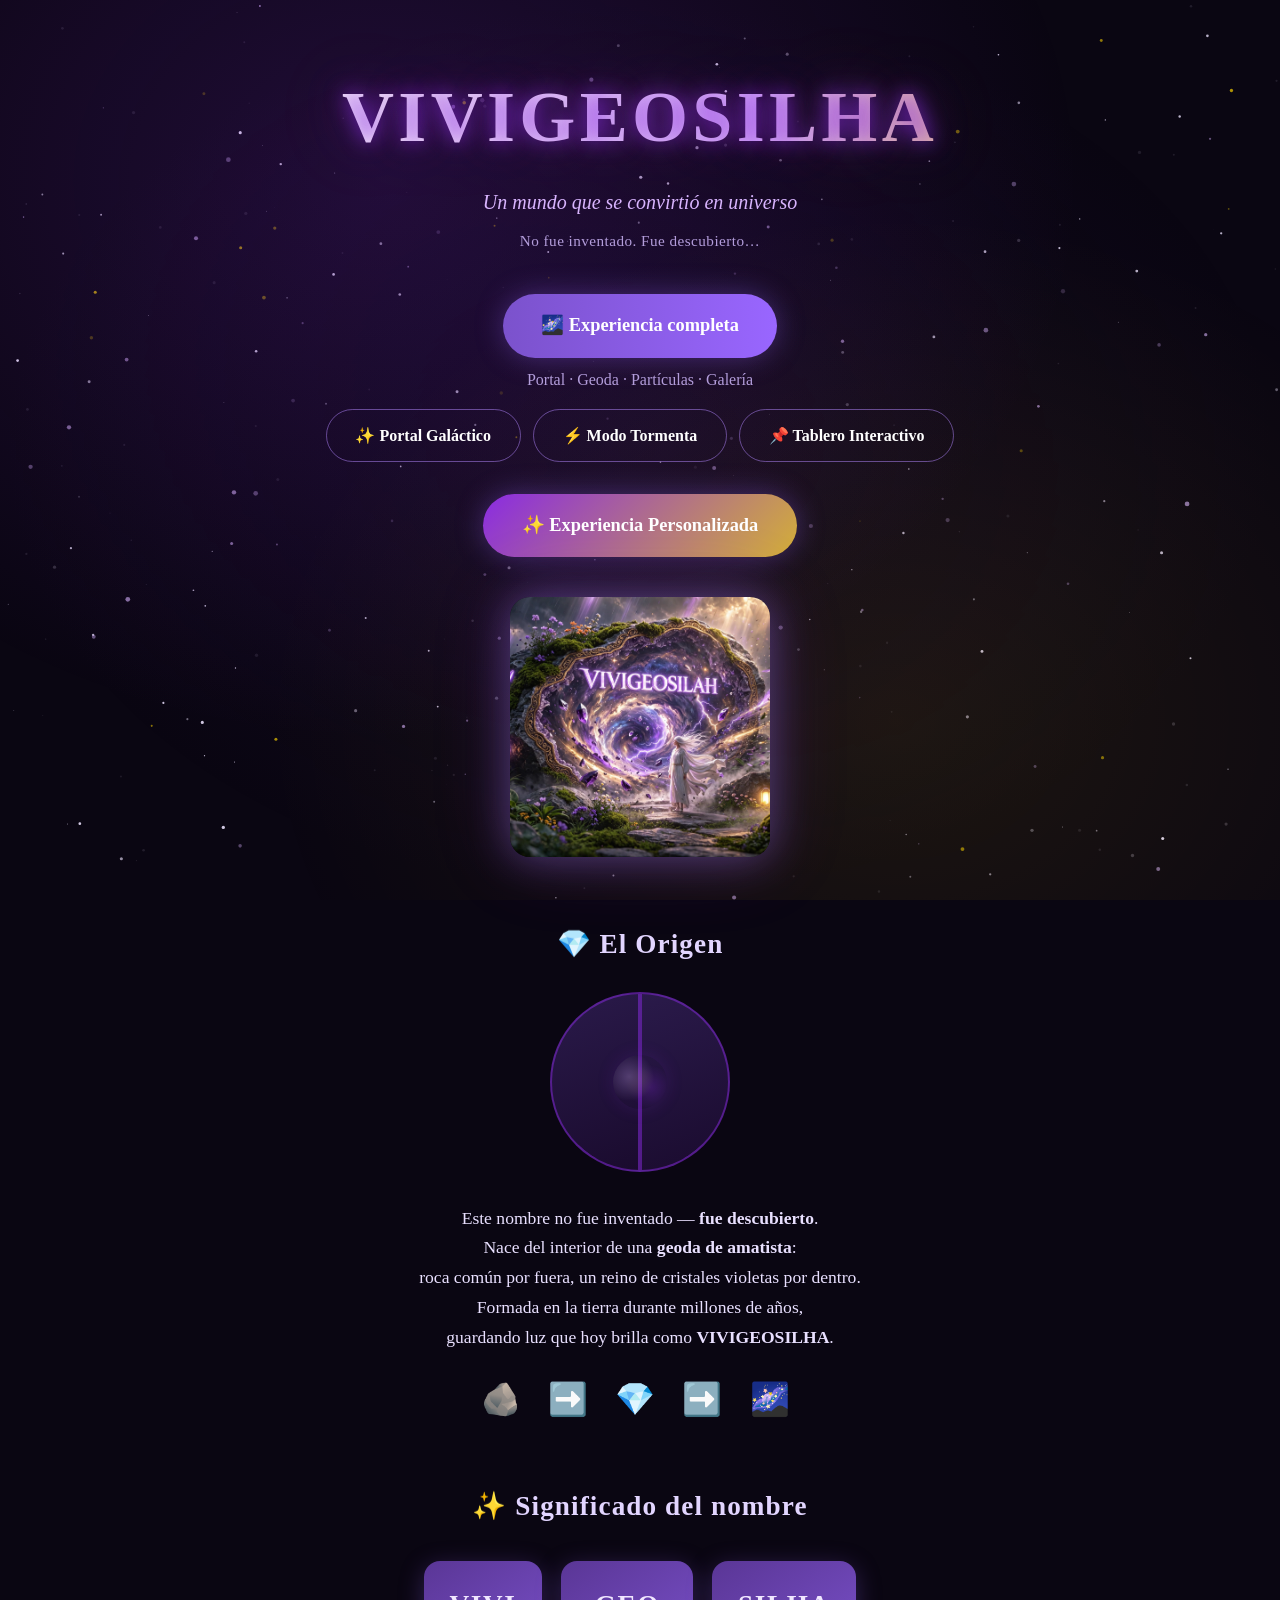
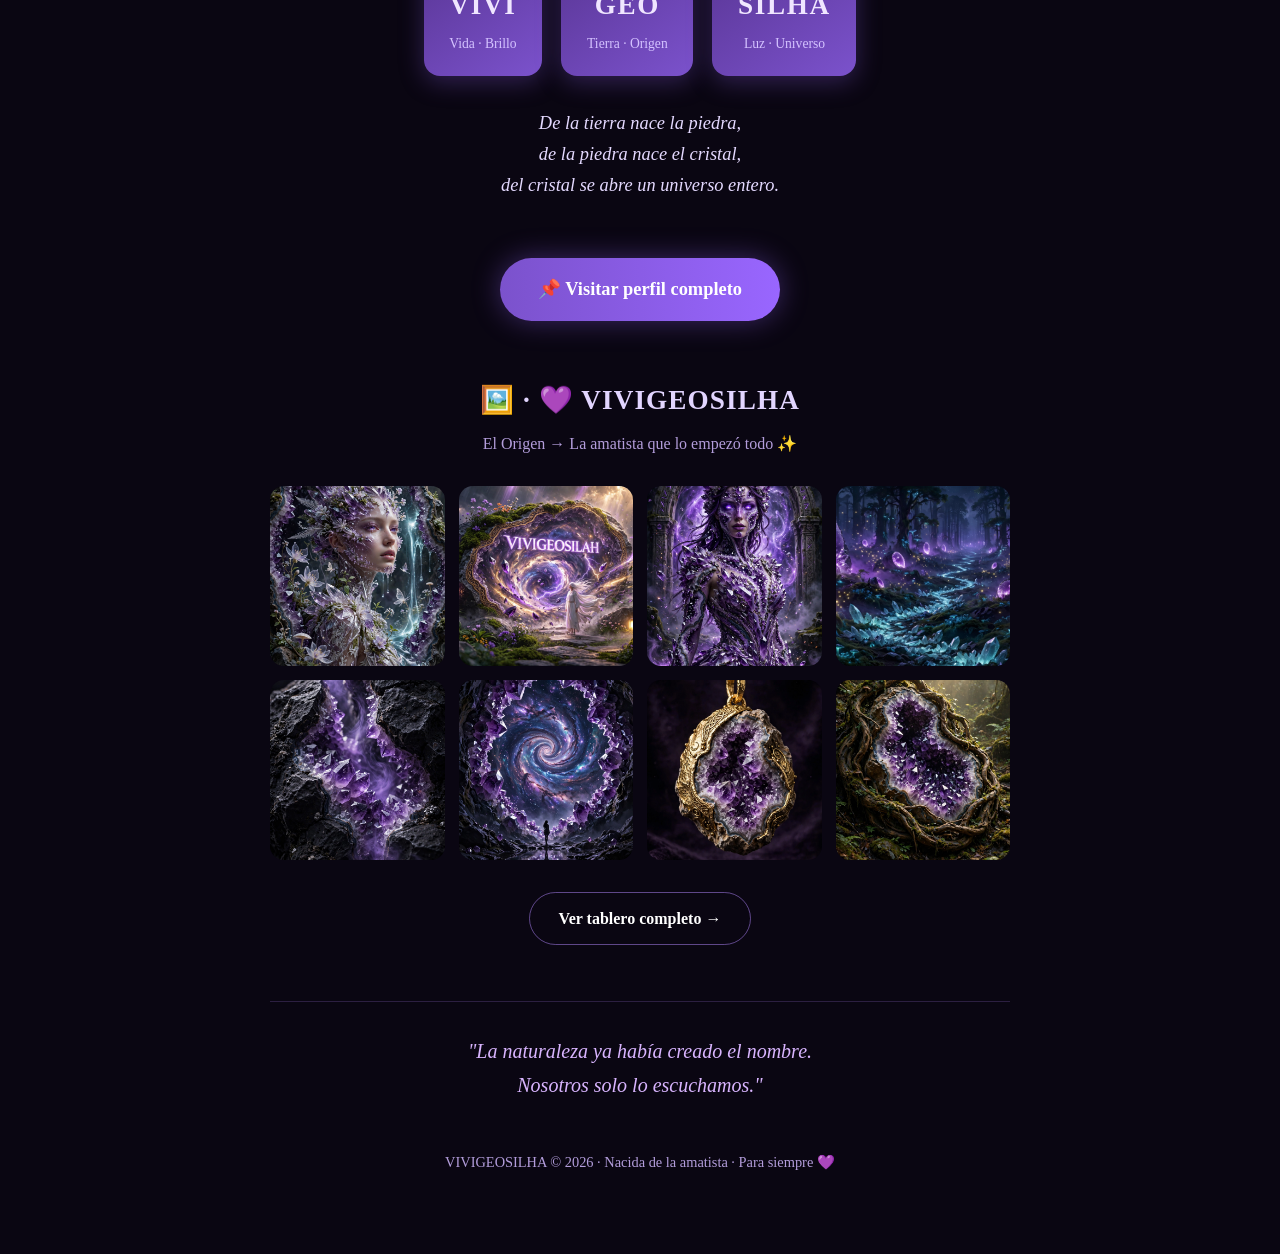
<file: index.html>
<!DOCTYPE html>
<html lang="es">
<head>
  <meta charset="UTF-8" />
  <meta name="viewport" content="width=device-width, initial-scale=1.0" />
  <title>VIVIGEOSILHA — Galactic Edition</title>
  <meta name="description" content="Un universo de vida, tierra, cristal y conexión. Nacido de una geoda de amatista." />
  <link rel="stylesheet" href="style.css" />
</head>
<body>
  <canvas id="galaxy-canvas"></canvas>
  <div class="nebula-overlay"></div>

  <div class="container">

    <header class="reveal">
      <h1 class="galactic-glow">VIVIGEOSILHA</h1>
      <p class="subtitulo">Un mundo que se convirtió en universo</p>
      <p class="frase-descubrimiento">No fue inventado. Fue descubierto…</p>
    </header>

    <div class="cta reveal" style="margin-bottom: 0.5rem;">
      <a href="React%20Artifact%205.1.html" class="enlace">🌌 Experiencia completa</a>
    </div>
    <p class="galeria-sub reveal" style="text-align:center;margin-bottom:1rem;">Portal · Geoda · Partículas · Galería</p>

    <div class="cta-grid reveal" style="display:flex;flex-wrap:wrap;gap:0.75rem;justify-content:center;margin-bottom:1rem;">
      <a href="portal.html.html" class="enlace secondary">✨ Portal Galáctico</a>
      <a href="storm.html.html" class="enlace secondary">⚡ Modo Tormenta</a>
      <a href="tablero.html.html" class="enlace secondary">📌 Tablero Interactivo</a>
    </div>

    <div class="cta reveal" style="margin-bottom:2rem;">
      <a href="experiencia-personalizada.html" class="enlace" style="background:linear-gradient(135deg,#8A2BE2,#D4AF37);border:none;">✨ Experiencia Personalizada</a>
    </div>

    <div class="foto-wrap reveal">
      <img src="762689104_3985018238318687_8179952589979974198_n.webp" alt="Geoda de amatista — Portal VIVIGEOSILHA" class="foto-perfil" />
    </div>

    <section id="origen" class="reveal">
      <h2>💎 El Origen</h2>
      <div class="geoda">
        <div class="geoda-mitad izq"></div>
        <div class="geoda-mitad der"></div>
        <div class="cristales"></div>
      </div>
      <p class="origen-texto">
        Este nombre no fue inventado — <strong>fue descubierto</strong>.<br />
        Nace del interior de una <strong>geoda de amatista</strong>:<br />
        roca común por fuera, un reino de cristales violetas por dentro.<br />
        Formada en la tierra durante millones de años,<br />
        guardando luz que hoy brilla como <strong>VIVIGEOSILHA</strong>.
      </p>
      <div class="simbolo">🪨 ➡️ 💎 ➡️ 🌌</div>
    </section>

    <section id="significado" class="reveal">
      <h2>✨ Significado del nombre</h2>
      <div class="cards">
        <div class="card" data-card="VIVI">
          <span class="card-title">VIVI</span>
          <span class="card-desc">Vida · Brillo</span>
        </div>
        <div class="card" data-card="GEO">
          <span class="card-title">GEO</span>
          <span class="card-desc">Tierra · Origen</span>
        </div>
        <div class="card" data-card="SILHA">
          <span class="card-title">SILHA</span>
          <span class="card-desc">Luz · Universo</span>
        </div>
      </div>
      <p class="descripcion">
        <em>De la tierra nace la piedra,<br />
        de la piedra nace el cristal,<br />
        del cristal se abre un universo entero.</em>
      </p>
    </section>

    <div class="cta reveal">
      <a href="https://pin.it/3L7uM2jOx" class="enlace" target="_blank" rel="noopener">📌 Visitar perfil completo</a>
    </div>

    <section id="galeria" class="reveal">
      <h2>🖼️ · 💜 VIVIGEOSILHA</h2>
      <p class="galeria-sub">El Origen → La amatista que lo empezó todo ✨</p>
      <div class="masonry">
        <div class="masonry-item"><img src="762512977_1614836013606388_7550958876492193259_n.webp" alt="VIVIGEOSILHA" loading="lazy" /></div>
        <div class="masonry-item"><img src="762689104_3985018238318687_8179952589979974198_n.webp" alt="VIVIGEOSILHA" loading="lazy" /></div>
        <div class="masonry-item"><img src="763103186_2346306529754465_6368788667937910720_n.webp" alt="VIVIGEOSILHA" loading="lazy" /></div>
        <div class="masonry-item"><img src="763107041_1741556930597851_6741744332153051066_n.webp" alt="VIVIGEOSILHA" loading="lazy" /></div>
        <div class="masonry-item"><img src="763205087_4060632137570134_5797709345194131873_n.webp" alt="VIVIGEOSILHA" loading="lazy" /></div>
        <div class="masonry-item"><img src="763213678_1716701206236217_2296441445903535652_n.webp" alt="VIVIGEOSILHA" loading="lazy" /></div>
        <div class="masonry-item"><img src="763226305_1747537206432953_4464553635243861060_n.webp" alt="VIVIGEOSILHA" loading="lazy" /></div>
        <div class="masonry-item"><img src="763701049_1073825511839201_4376251464123173972_n.webp" alt="VIVIGEOSILHA" loading="lazy" /></div>
      </div>
      <div class="cta">
        <a href="https://pin.it/3nclNF8EQ" class="enlace secondary" target="_blank" rel="noopener">Ver tablero completo →</a>
      </div>
    </section>

    <p class="frase-final reveal">
      "La naturaleza ya había creado el nombre.<br />
      Nosotros solo lo escuchamos."
    </p>

    <footer>
      VIVIGEOSILHA © 2026 · Nacida de la amatista · Para siempre 💜
    </footer>

  </div>

  <script src="script.js"></script>
</body>
</html>
</file>
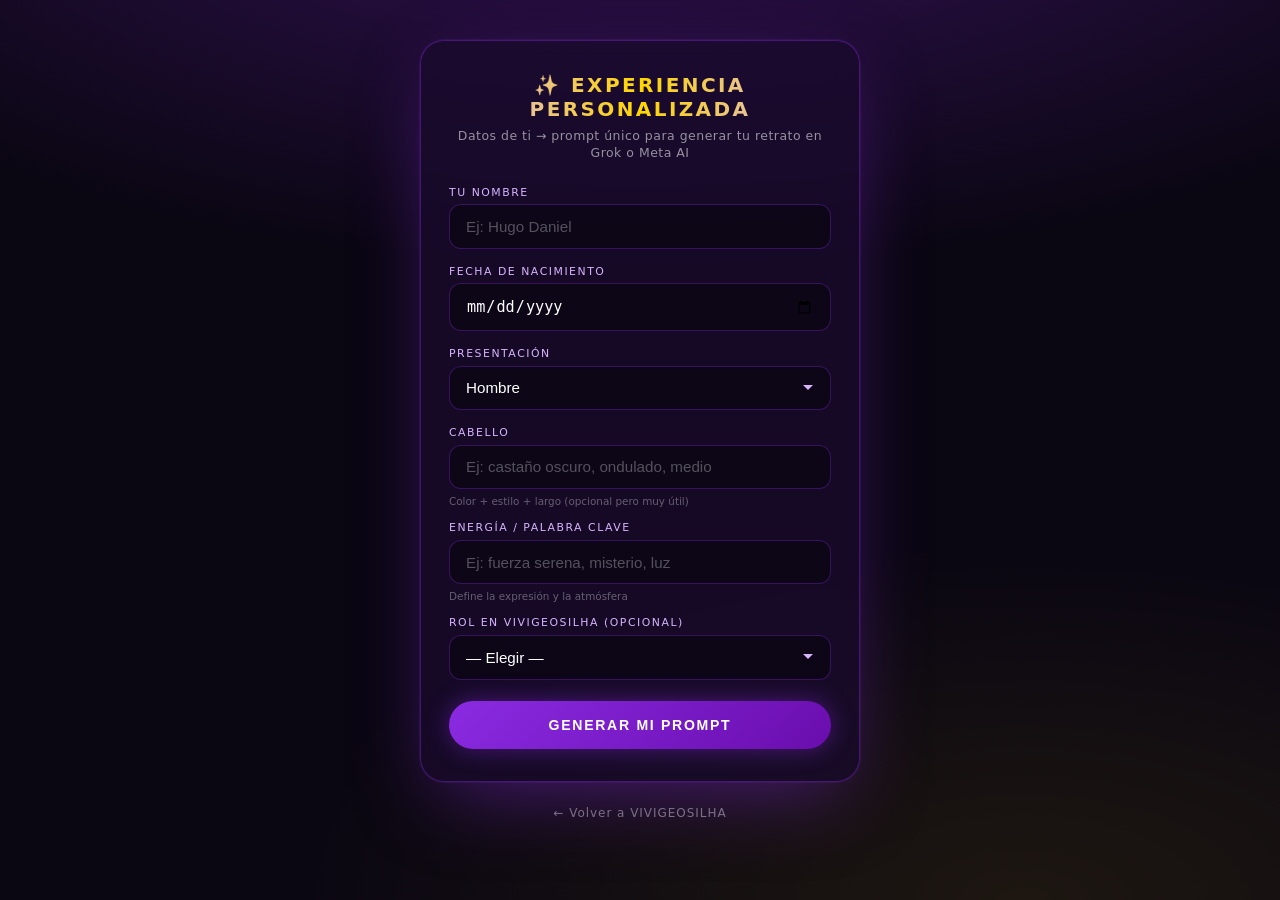
<file: experiencia-personalizada.html>
<!DOCTYPE html>
<html lang="es">
<head>
  <meta charset="UTF-8" />
  <meta name="viewport" content="width=device-width, initial-scale=1.0" />
  <title>Experiencia Personalizada — VIVIGEOSILHA</title>
  <style>
    :root {
      --bg: #0A0612;
      --violet: #8A2BE2;
      --gold: #FFD700;
      --lilac: #D8B4FE;
      --deep: #1A0B2E;
    }
    * { box-sizing: border-box; margin: 0; padding: 0; }
    body {
      min-height: 100vh;
      background: var(--bg);
      color: #fff;
      font-family: system-ui, -apple-system, sans-serif;
      display: flex;
      flex-direction: column;
      align-items: center;
      justify-content: flex-start;
      padding: 1.5rem;
      padding-bottom: 3rem;
      background-image:
        radial-gradient(ellipse 80% 50% at 50% -20%, rgba(138,43,226,0.35), transparent),
        radial-gradient(ellipse 60% 40% at 80% 100%, rgba(255,215,0,0.08), transparent);
    }
    .card {
      width: 100%;
      max-width: 440px;
      background: rgba(26,11,46,0.75);
      border: 1px solid rgba(138,43,226,0.4);
      border-radius: 24px;
      padding: 2rem 1.75rem;
      box-shadow: 0 0 0 1px rgba(138,43,226,0.15), 0 25px 80px -20px rgba(138,43,226,0.5);
      backdrop-filter: blur(12px);
      margin-top: 1rem;
    }
    h1 {
      font-size: 1.25rem;
      letter-spacing: 0.12em;
      text-align: center;
      margin-bottom: 0.35rem;
      background: linear-gradient(90deg, #D8B4FE, #FFD700, #D8B4FE);
      -webkit-background-clip: text;
      -webkit-text-fill-color: transparent;
      background-clip: text;
    }
    .sub {
      text-align: center;
      font-size: 0.78rem;
      color: rgba(255,255,255,0.55);
      margin-bottom: 1.5rem;
      letter-spacing: 0.04em;
      line-height: 1.4;
    }
    label {
      display: block;
      font-size: 0.68rem;
      letter-spacing: 0.14em;
      color: var(--lilac);
      margin-bottom: 0.35rem;
      text-transform: uppercase;
    }
    input, select {
      width: 100%;
      padding: 0.8rem 1rem;
      border-radius: 12px;
      border: 1px solid rgba(138,43,226,0.35);
      background: rgba(10,6,18,0.7);
      color: #fff;
      font-size: 0.95rem;
      margin-bottom: 1rem;
      outline: none;
      transition: border-color 0.2s;
      -webkit-appearance: none;
      appearance: none;
    }
    select {
      background-image: url("data:image/svg+xml,%3Csvg xmlns='http://www.w3.org/2000/svg' width='12' height='8' viewBox='0 0 12 8'%3E%3Cpath fill='%23D8B4FE' d='M1 1l5 5 5-5'/%3E%3C/svg%3E");
      background-repeat: no-repeat;
      background-position: right 1rem center;
      padding-right: 2.5rem;
    }
    select option { background: #1A0B2E; color: #fff; }
    input:focus, select:focus { border-color: var(--violet); }
    input::placeholder { color: rgba(255,255,255,0.3); }
    .row { display: flex; gap: 0.75rem; }
    .row > div { flex: 1; }
    button {
      width: 100%;
      padding: 1rem;
      border: none;
      border-radius: 999px;
      background: linear-gradient(135deg, #8A2BE2, #6A0DAD);
      color: #fff;
      font-size: 0.88rem;
      font-weight: 600;
      letter-spacing: 0.12em;
      cursor: pointer;
      margin-top: 0.35rem;
      transition: transform 0.2s, box-shadow 0.2s;
      box-shadow: 0 0 24px rgba(138,43,226,0.45);
    }
    button:hover { transform: translateY(-2px); box-shadow: 0 0 32px rgba(138,43,226,0.65); }
    button:active { transform: translateY(0); }
    #resultado {
      display: none;
      margin-top: 1.5rem;
      padding-top: 1.35rem;
      border-top: 1px solid rgba(138,43,226,0.25);
    }
    #resultado.visible { display: block; }
    .prompt-box {
      background: rgba(0,0,0,0.4);
      border: 1px solid rgba(138,43,226,0.3);
      border-radius: 14px;
      padding: 1rem;
      font-size: 0.78rem;
      line-height: 1.55;
      color: rgba(255,255,255,0.85);
      white-space: pre-wrap;
      word-break: break-word;
      margin-bottom: 1rem;
      max-height: 240px;
      overflow-y: auto;
    }
    .btn-copiar {
      background: #fff;
      color: #0A0612;
      box-shadow: none;
    }
    .btn-copiar.copiado {
      background: #22c55e;
      color: #fff;
    }
    .volver {
      display: inline-block;
      margin-top: 1.5rem;
      font-size: 0.75rem;
      color: rgba(255,255,255,0.45);
      text-decoration: none;
      letter-spacing: 0.08em;
    }
    .volver:hover { color: var(--lilac); }
    .hint {
      font-size: 0.65rem;
      color: rgba(255,255,255,0.35);
      margin-top: -0.65rem;
      margin-bottom: 0.9rem;
    }
  </style>
</head>
<body>
  <div class="card">
    <h1>✨ EXPERIENCIA PERSONALIZADA</h1>
    <p class="sub">Datos de ti → prompt único para generar tu retrato en Grok o Meta AI</p>

    <label for="nombre">Tu nombre</label>
    <input type="text" id="nombre" placeholder="Ej: Hugo Daniel" autocomplete="name" />

    <label for="fecha">Fecha de nacimiento</label>
    <input type="date" id="fecha" />

    <label for="presentacion">Presentación</label>
    <select id="presentacion">
      <option value="hombre">Hombre</option>
      <option value="mujer">Mujer</option>
      <option value="etereo">Etéreo / no binario</option>
    </select>

    <label for="cabello">Cabello</label>
    <input type="text" id="cabello" placeholder="Ej: castaño oscuro, ondulado, medio" />
    <p class="hint">Color + estilo + largo (opcional pero muy útil)</p>

    <label for="energia">Energía / palabra clave</label>
    <input type="text" id="energia" placeholder="Ej: fuerza serena, misterio, luz" />
    <p class="hint">Define la expresión y la atmósfera</p>

    <label for="rol">Rol en VIVIGEOSILHA (opcional)</label>
    <select id="rol">
      <option value="">— Elegir —</option>
      <option value="guardian del portal">Guardian/a del portal</option>
      <option value="explorador de geodas">Explorador/a de geodas</option>
      <option value="tejedor de luz">Tejedor/a de luz</option>
      <option value="guardia de la tormenta">Guardia de la Tormenta</option>
      <option value="portador del cristal">Portador/a del cristal</option>
    </select>

    <button type="button" id="btn-generar">GENERAR MI PROMPT</button>

    <div id="resultado">
      <label>Tu prompt listo</label>
      <div class="prompt-box" id="prompt-texto"></div>
      <button type="button" class="btn-copiar" id="btn-copiar">COPIAR PROMPT</button>
    </div>
  </div>

  <a href="index.html" class="volver">← Volver a VIVIGEOSILHA</a>

  <script>
    const signos = [
      { nombre: "Capricornio", emoji: "♑", desde: [12, 22], hasta: [1, 19] },
      { nombre: "Acuario", emoji: "♒", desde: [1, 20], hasta: [2, 18] },
      { nombre: "Piscis", emoji: "♓", desde: [2, 19], hasta: [3, 20] },
      { nombre: "Aries", emoji: "♈", desde: [3, 21], hasta: [4, 19] },
      { nombre: "Tauro", emoji: "♉", desde: [4, 20], hasta: [5, 20] },
      { nombre: "Géminis", emoji: "♊", desde: [5, 21], hasta: [6, 20] },
      { nombre: "Cáncer", emoji: "♋", desde: [6, 21], hasta: [7, 22] },
      { nombre: "Leo", emoji: "♌", desde: [7, 23], hasta: [8, 22] },
      { nombre: "Virgo", emoji: "♍", desde: [8, 23], hasta: [9, 22] },
      { nombre: "Libra", emoji: "♎", desde: [9, 23], hasta: [10, 22] },
      { nombre: "Escorpio", emoji: "♏", desde: [10, 23], hasta: [11, 21] },
      { nombre: "Sagitario", emoji: "♐", desde: [11, 22], hasta: [12, 21] }
    ];

    function obtenerSigno(mes, dia) {
      for (const s of signos) {
        const [m1, d1] = s.desde;
        const [m2, d2] = s.hasta;
        if (m1 === m2) {
          if (mes === m1 && dia >= d1 && dia <= d2) return s;
        } else if (m1 > m2) {
          if ((mes === m1 && dia >= d1) || (mes === m2 && dia <= d2)) return s;
        } else {
          if ((mes === m1 && dia >= d1) || (mes === m2 && dia <= d2) || (mes > m1 && mes < m2)) return s;
        }
      }
      return signos[0];
    }

    const cristales = {
      "Capricornio": "geoda de cuarzo ahumado y amatista oscura",
      "Acuario": "geoda de amatista violeta eléctrica y aqua",
      "Piscis": "geoda de aguamarina y amatista suave",
      "Aries": "geoda de cornalina y amatista rojiza",
      "Tauro": "geoda de jade y amatista terrosa",
      "Géminis": "geoda de citrino y amatista dual",
      "Cáncer": "geoda de perla y amatista lunar",
      "Leo": "geoda de oro y amatista solar",
      "Virgo": "geoda de cuarzo verde y amatista limpia",
      "Libra": "geoda de rosa cuarzo y amatista equilibrada",
      "Escorpio": "geoda de obsidiana y amatista profunda",
      "Sagitario": "geoda de turquesa y amatista expansiva"
    };

    document.getElementById("btn-generar").addEventListener("click", () => {
      const nombre = document.getElementById("nombre").value.trim() || "Alma";
      const fechaVal = document.getElementById("fecha").value;
      if (!fechaVal) {
        alert("Por favor elige tu fecha de nacimiento");
        return;
      }

      const presentacion = document.getElementById("presentacion").value;
      const cabello = document.getElementById("cabello").value.trim();
      const energia = document.getElementById("energia").value.trim() || "presencia mística";
      const rol = document.getElementById("rol").value || "guardian del portal";

      const [y, m, d] = fechaVal.split("-").map(Number);
      const signo = obtenerSigno(m, d);
      const cristal = cristales[signo.nombre] || "geoda de amatista";

      // Texto de presentación
      let sujeto = "figura etérea";
      let vestimenta = "atuendo hecho de cristales facetados que capturan luz estelar";
      if (presentacion === "hombre") {
        sujeto = "hombre";
        vestimenta = "túnica y armadura de cristales facetados que capturan luz estelar";
      } else if (presentacion === "mujer") {
        sujeto = "mujer";
        vestimenta = "vestido hecho de cristales facetados que capturan luz estelar";
      }

      // Cabello
      const parteCabello = cabello
        ? `cabello ${cabello},`
        : "";

      const prompt = `Retrato etéreo de ${nombre}, ${sujeto}, ${rol} VIVIGEOSILHA, signo ${signo.nombre} ${signo.emoji}. ${parteCabello} piel de ${cristal}, ojos violeta brillante, ${vestimenta}. Energía de ${energia}. Fondo: geoda abierta hacia una galaxia espiral, niebla mística violeta y dorada, iluminación cinematográfica, estilo editorial de alta costura mística, ultra detalle, 8k --ar 2:3`;

      document.getElementById("prompt-texto").textContent = prompt;
      document.getElementById("resultado").classList.add("visible");
      document.getElementById("btn-copiar").textContent = "COPIAR PROMPT";
      document.getElementById("btn-copiar").classList.remove("copiado");
      document.getElementById("resultado").scrollIntoView({ behavior: "smooth", block: "nearest" });
    });

    document.getElementById("btn-copiar").addEventListener("click", () => {
      const texto = document.getElementById("prompt-texto").textContent;
      navigator.clipboard.writeText(texto).then(() => {
        const btn = document.getElementById("btn-copiar");
        btn.textContent = "¡COPIADO!";
        btn.classList.add("copiado");
        setTimeout(() => {
          btn.textContent = "COPIAR PROMPT";
          btn.classList.remove("copiado");
        }, 2000);
      });
    });
  </script>
</body>
</html>
</file>
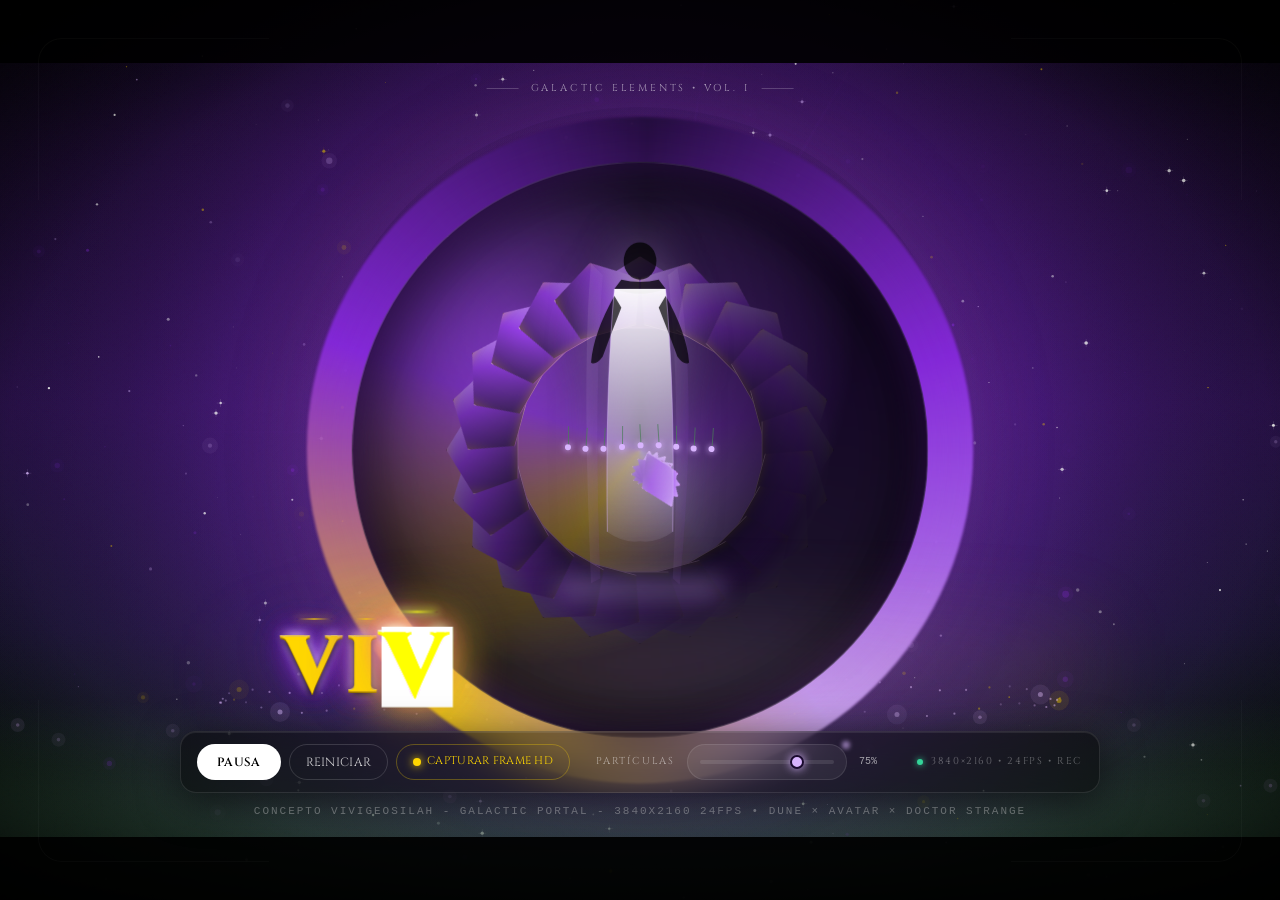
<file: portal.html.html>
<!DOCTYPE html>
<html lang="en">
<head><style>
@font-face {
  font-family: "Optimistic";
  font-style: normal;
  font-weight: 400 600;
  font-display: swap;
  src: url("/fonts/OptimisticAI_VF_Optimized.woff2") format("woff2");
}
@font-face {
  font-family: "Optimistic Mono";
  font-style: normal;
  font-weight: 400;
  font-display: swap;
  src: url("/fonts/OptimisticMono_W_TextRegular.woff2") format("woff2");
}
:where(html) {
  font-family: "Optimistic", system-ui, sans-serif;
}
:where(code, pre, kbd, samp) {
  font-family: "Optimistic Mono", ui-monospace, monospace;
}
</style>
  <meta charset="UTF-8">
  <meta name="viewport" content="width=device-width, initial-scale=1">
  <title>React Artifact</title>
  <style>*,:after,:before{--tw-border-spacing-x:0;--tw-border-spacing-y:0;--tw-translate-x:0;--tw-translate-y:0;--tw-rotate:0;--tw-skew-x:0;--tw-skew-y:0;--tw-scale-x:1;--tw-scale-y:1;--tw-pan-x: ;--tw-pan-y: ;--tw-pinch-zoom: ;--tw-scroll-snap-strictness:proximity;--tw-gradient-from-position: ;--tw-gradient-via-position: ;--tw-gradient-to-position: ;--tw-ordinal: ;--tw-slashed-zero: ;--tw-numeric-figure: ;--tw-numeric-spacing: ;--tw-numeric-fraction: ;--tw-ring-inset: ;--tw-ring-offset-width:0px;--tw-ring-offset-color:#fff;--tw-ring-color:rgba(59,130,246,.5);--tw-ring-offset-shadow:0 0 #0000;--tw-ring-shadow:0 0 #0000;--tw-shadow:0 0 #0000;--tw-shadow-colored:0 0 #0000;--tw-blur: ;--tw-brightness: ;--tw-contrast: ;--tw-grayscale: ;--tw-hue-rotate: ;--tw-invert: ;--tw-saturate: ;--tw-sepia: ;--tw-drop-shadow: ;--tw-backdrop-blur: ;--tw-backdrop-brightness: ;--tw-backdrop-contrast: ;--tw-backdrop-grayscale: ;--tw-backdrop-hue-rotate: ;--tw-backdrop-invert: ;--tw-backdrop-opacity: ;--tw-backdrop-saturate: ;--tw-backdrop-sepia: ;--tw-contain-size: ;--tw-contain-layout: ;--tw-contain-paint: ;--tw-contain-style: }::backdrop{--tw-border-spacing-x:0;--tw-border-spacing-y:0;--tw-translate-x:0;--tw-translate-y:0;--tw-rotate:0;--tw-skew-x:0;--tw-skew-y:0;--tw-scale-x:1;--tw-scale-y:1;--tw-pan-x: ;--tw-pan-y: ;--tw-pinch-zoom: ;--tw-scroll-snap-strictness:proximity;--tw-gradient-from-position: ;--tw-gradient-via-position: ;--tw-gradient-to-position: ;--tw-ordinal: ;--tw-slashed-zero: ;--tw-numeric-figure: ;--tw-numeric-spacing: ;--tw-numeric-fraction: ;--tw-ring-inset: ;--tw-ring-offset-width:0px;--tw-ring-offset-color:#fff;--tw-ring-color:rgba(59,130,246,.5);--tw-ring-offset-shadow:0 0 #0000;--tw-ring-shadow:0 0 #0000;--tw-shadow:0 0 #0000;--tw-shadow-colored:0 0 #0000;--tw-blur: ;--tw-brightness: ;--tw-contrast: ;--tw-grayscale: ;--tw-hue-rotate: ;--tw-invert: ;--tw-saturate: ;--tw-sepia: ;--tw-drop-shadow: ;--tw-backdrop-blur: ;--tw-backdrop-brightness: ;--tw-backdrop-contrast: ;--tw-backdrop-grayscale: ;--tw-backdrop-hue-rotate: ;--tw-backdrop-invert: ;--tw-backdrop-opacity: ;--tw-backdrop-saturate: ;--tw-backdrop-sepia: ;--tw-contain-size: ;--tw-contain-layout: ;--tw-contain-paint: ;--tw-contain-style: }/*! tailwindcss v3.4.18 | MIT License | https://tailwindcss.com*/*,:after,:before{box-sizing:border-box;border:0 solid #e5e7eb}:after,:before{--tw-content:""}:host,html{line-height:1.5;-webkit-text-size-adjust:100%;-moz-tab-size:4;-o-tab-size:4;tab-size:4;font-family:ui-sans-serif,system-ui,sans-serif,Apple Color Emoji,Segoe UI Emoji,Segoe UI Symbol,Noto Color Emoji;font-feature-settings:normal;font-variation-settings:normal;-webkit-tap-highlight-color:transparent}body{line-height:inherit}hr{height:0;color:inherit;border-top-width:1px}abbr:where([title]){-webkit-text-decoration:underline dotted;text-decoration:underline dotted}h1,h2,h3,h4,h5,h6{font-size:inherit;font-weight:inherit}a{color:inherit;text-decoration:inherit}b,strong{font-weight:bolder}code,kbd,pre,samp{font-family:ui-monospace,SFMono-Regular,Menlo,Monaco,Consolas,Liberation Mono,Courier New,monospace;font-feature-settings:normal;font-variation-settings:normal;font-size:1em}small{font-size:80%}sub,sup{font-size:75%;line-height:0;position:relative;vertical-align:baseline}sub{bottom:-.25em}sup{top:-.5em}table{text-indent:0;border-color:inherit;border-collapse:collapse}button,input,optgroup,select,textarea{font-family:inherit;font-feature-settings:inherit;font-variation-settings:inherit;font-size:100%;font-weight:inherit;line-height:inherit;letter-spacing:inherit;color:inherit;margin:0;padding:0}button,select{text-transform:none}button,input:where([type=button]),input:where([type=reset]),input:where([type=submit]){-webkit-appearance:button;background-color:transparent;background-image:none}:-moz-focusring{outline:auto}:-moz-ui-invalid{box-shadow:none}progress{vertical-align:baseline}::-webkit-inner-spin-button,::-webkit-outer-spin-button{height:auto}[type=search]{-webkit-appearance:textfield;outline-offset:-2px}::-webkit-search-decoration{-webkit-appearance:none}::-webkit-file-upload-button{-webkit-appearance:button;font:inherit}summary{display:list-item}blockquote,dd,dl,figure,h1,h2,h3,h4,h5,h6,hr,p,pre{margin:0}fieldset{margin:0}fieldset,legend{padding:0}menu,ol,ul{list-style:none;margin:0;padding:0}dialog{padding:0}textarea{resize:vertical}input::-moz-placeholder,textarea::-moz-placeholder{opacity:1;color:#9ca3af}input::placeholder,textarea::placeholder{opacity:1;color:#9ca3af}[role=button],button{cursor:pointer}:disabled{cursor:default}audio,canvas,embed,iframe,img,object,svg,video{display:block;vertical-align:middle}img,video{max-width:100%;height:auto}[hidden]:where(:not([hidden=until-found])){display:none}.pointer-events-none{pointer-events:none}.absolute{position:absolute}.relative{position:relative}.inset-0{inset:0}.-right-1{right:-.25rem}.-top-1{top:-.25rem}.-top-\[0\.18em\]{top:-.18em}.bottom-0{bottom:0}.bottom-\[-14\%\]{bottom:-14%}.bottom-\[18\%\]{bottom:18%}.bottom-\[22\%\]{bottom:22%}.bottom-\[9\%\]{bottom:9%}.left-0{left:0}.left-1\/2{left:50%}.right-0{right:0}.top-0{top:0}.top-1\/2{top:50%}.top-\[52\%\]{top:52%}.top-\[9\%\]{top:9%}.-z-10{z-index:-10}.z-10{z-index:10}.z-20{z-index:20}.z-30{z-index:30}.z-40{z-index:40}.m-\[3\%\]{margin:3%}.ml-0\.5{margin-left:.125rem}.mt-2\.5{margin-top:.625rem}.block{display:block}.inline-block{display:inline-block}.flex{display:flex}.hidden{display:none}.h-0{height:0}.h-1{height:.25rem}.h-1\.5{height:.375rem}.h-2{height:.5rem}.h-9{height:2.25rem}.h-\[14\%\]{height:14%}.h-\[18\%\]{height:18%}.h-\[18px\]{height:18px}.h-\[1px\]{height:1px}.h-\[2px\]{height:2px}.h-\[6px\]{height:6px}.h-\[7\%\]{height:7%}.h-full{height:100%}.h-screen{height:100vh}.w-0{width:0}.w-1\.5{width:.375rem}.w-2{width:.5rem}.w-8{width:2rem}.w-\[120\%\]{width:120%}.w-\[14\%\]{width:14%}.w-\[18\%\]{width:18%}.w-\[1px\]{width:1px}.w-\[58\%\]{width:58%}.w-\[6px\]{width:6px}.w-\[92\%\]{width:92%}.w-\[94\%\]{width:94%}.w-full{width:100%}.w-screen{width:100vw}.max-w-\[1200px\]{max-width:1200px}.max-w-\[920px\]{max-width:920px}.-translate-x-1\/2{--tw-translate-x:-50%}.-translate-x-1\/2,.-translate-y-1\/2{transform:translate(var(--tw-translate-x),var(--tw-translate-y)) rotate(var(--tw-rotate)) skewX(var(--tw-skew-x)) skewY(var(--tw-skew-y)) scaleX(var(--tw-scale-x)) scaleY(var(--tw-scale-y))}.-translate-y-1\/2{--tw-translate-y:-50%}.scale-\[1\.3\]{--tw-scale-x:1.3;--tw-scale-y:1.3}.scale-\[1\.3\],.transform{transform:translate(var(--tw-translate-x),var(--tw-translate-y)) rotate(var(--tw-rotate)) skewX(var(--tw-skew-x)) skewY(var(--tw-skew-y)) scaleX(var(--tw-scale-x)) scaleY(var(--tw-scale-y))}.animate-\[flash_0\.35s_ease_out\]{animation:flash out .35s ease}@keyframes pulse{50%{opacity:.5}}.animate-pulse{animation:pulse 2s cubic-bezier(.4,0,.6,1) infinite}.cursor-pointer{cursor:pointer}.select-none{-webkit-user-select:none;-moz-user-select:none;user-select:none}.resize{resize:both}.appearance-none{-webkit-appearance:none;-moz-appearance:none;appearance:none}.flex-col{flex-direction:column}.flex-wrap{flex-wrap:wrap}.items-center{align-items:center}.justify-center{justify-content:center}.justify-between{justify-content:space-between}.gap-1\.5{gap:.375rem}.gap-2{gap:.5rem}.gap-3{gap:.75rem}.gap-\[0\.06em\]{gap:.06em}.overflow-hidden{overflow:hidden}.whitespace-nowrap{white-space:nowrap}.rounded-\[16px\]{border-radius:16px}.rounded-full{border-radius:9999px}.rounded-bl-\[24px\]{border-bottom-left-radius:24px}.rounded-br-\[24px\]{border-bottom-right-radius:24px}.rounded-tl-\[24px\]{border-top-left-radius:24px}.rounded-tr-\[24px\]{border-top-right-radius:24px}.border{border-width:1px}.border-y-\[5px\]{border-top-width:5px;border-bottom-width:5px}.border-b{border-bottom-width:1px}.border-l{border-left-width:1px}.border-l-\[8px\]{border-left-width:8px}.border-r{border-right-width:1px}.border-t{border-top-width:1px}.border-\[\#FFD700\]\/30{border-color:rgba(255,215,0,.3)}.border-white\/10{border-color:hsla(0,0%,100%,.1)}.border-white\/15{border-color:hsla(0,0%,100%,.15)}.border-y-transparent{border-top-color:transparent;border-bottom-color:transparent}.border-l-black{--tw-border-opacity:1;border-left-color:rgb(0 0 0/var(--tw-border-opacity,1))}.bg-\[\#0a0614\]{--tw-bg-opacity:1;background-color:rgb(10 6 20/var(--tw-bg-opacity,1))}.bg-\[\#4A7C59\]{--tw-bg-opacity:1;background-color:rgb(74 124 89/var(--tw-bg-opacity,1))}.bg-\[\#D8B4FE\]{--tw-bg-opacity:1;background-color:rgb(216 180 254/var(--tw-bg-opacity,1))}.bg-\[\#FFD700\]{--tw-bg-opacity:1;background-color:rgb(255 215 0/var(--tw-bg-opacity,1))}.bg-\[rgba\(216\2c 180\2c 254\2c 0\.35\)\]{background-color:rgba(216,180,254,.35)}.bg-black{--tw-bg-opacity:1;background-color:rgb(0 0 0/var(--tw-bg-opacity,1))}.bg-black\/45{background-color:rgba(0,0,0,.45)}.bg-emerald-400{--tw-bg-opacity:1;background-color:rgb(52 211 153/var(--tw-bg-opacity,1))}.bg-white{--tw-bg-opacity:1;background-color:rgb(255 255 255/var(--tw-bg-opacity,1))}.bg-white\/10{background-color:hsla(0,0%,100%,.1)}.bg-white\/20{background-color:hsla(0,0%,100%,.2)}.bg-white\/\[0\.06\]{background-color:hsla(0,0%,100%,.06)}.bg-gradient-to-r{background-image:linear-gradient(to right,var(--tw-gradient-stops))}.from-\[\#8A2BE2\]\/0{--tw-gradient-from:rgba(138,43,226,0) var(--tw-gradient-from-position);--tw-gradient-to:rgba(138,43,226,0) var(--tw-gradient-to-position);--tw-gradient-stops:var(--tw-gradient-from),var(--tw-gradient-to)}.from-transparent{--tw-gradient-from:transparent var(--tw-gradient-from-position);--tw-gradient-to:transparent var(--tw-gradient-to-position);--tw-gradient-stops:var(--tw-gradient-from),var(--tw-gradient-to)}.via-\[\#D8B4FE\]\/40{--tw-gradient-to:rgba(216,180,254,0) var(--tw-gradient-to-position);--tw-gradient-stops:var(--tw-gradient-from),rgba(216,180,254,.4) var(--tw-gradient-via-position),var(--tw-gradient-to)}.via-\[\#FFD700\]{--tw-gradient-to:rgba(255,215,0,0) var(--tw-gradient-to-position);--tw-gradient-stops:var(--tw-gradient-from),gold var(--tw-gradient-via-position),var(--tw-gradient-to)}.to-\[\#FFD700\]\/20{--tw-gradient-to:rgba(255,215,0,.2) var(--tw-gradient-to-position)}.to-transparent{--tw-gradient-to:transparent var(--tw-gradient-to-position)}.px-3{padding-left:.75rem;padding-right:.75rem}.px-4{padding-left:1rem;padding-right:1rem}.px-5{padding-left:1.25rem;padding-right:1.25rem}.py-3{padding-top:.75rem;padding-bottom:.75rem}.text-center{text-align:center}.font-\[Geist\2c system-ui\2c sans-serif\]{font-family:Geist,system-ui,sans-serif}.font-mono{font-family:ui-monospace,SFMono-Regular,Menlo,Monaco,Consolas,Liberation Mono,Courier New,monospace}.text-\[10px\]{font-size:10px}.text-\[11px\]{font-size:11px}.text-\[12px\]{font-size:12px}.font-semibold{font-weight:600}.uppercase{text-transform:uppercase}.tracking-\[0\.16em\]{letter-spacing:.16em}.tracking-\[0\.18em\]{letter-spacing:.18em}.tracking-\[0\.28em\]{letter-spacing:.28em}.tracking-wide{letter-spacing:.025em}.text-\[\#FFD700\]{--tw-text-opacity:1;color:rgb(255 215 0/var(--tw-text-opacity,1))}.text-black{--tw-text-opacity:1;color:rgb(0 0 0/var(--tw-text-opacity,1))}.text-white\/35{color:hsla(0,0%,100%,.35)}.text-white\/40{color:hsla(0,0%,100%,.4)}.text-white\/50{color:hsla(0,0%,100%,.5)}.text-white\/55{color:hsla(0,0%,100%,.55)}.text-white\/60{color:hsla(0,0%,100%,.6)}.text-white\/80{color:hsla(0,0%,100%,.8)}.accent-\[\#D8B4FE\]{accent-color:#d8b4fe}.opacity-30{opacity:.3}.opacity-40{opacity:.4}.opacity-60{opacity:.6}.opacity-70{opacity:.7}.opacity-90{opacity:.9}.opacity-\[0\.035\]{opacity:.035}.mix-blend-overlay{mix-blend-mode:overlay}.shadow-\[0_0_6px_\#34d399\]{--tw-shadow:0 0 6px #34d399;--tw-shadow-colored:0 0 6px var(--tw-shadow-color)}.shadow-\[0_0_6px_\#34d399\],.shadow-\[0_0_6px_\#D8B4FE\]{box-shadow:var(--tw-ring-offset-shadow,0 0 #0000),var(--tw-ring-shadow,0 0 #0000),var(--tw-shadow)}.shadow-\[0_0_6px_\#D8B4FE\]{--tw-shadow:0 0 6px #d8b4fe;--tw-shadow-colored:0 0 6px var(--tw-shadow-color)}.shadow-\[0_0_8px_\#FFD700\]{--tw-shadow:0 0 8px gold;--tw-shadow-colored:0 0 8px var(--tw-shadow-color);box-shadow:var(--tw-ring-offset-shadow,0 0 #0000),var(--tw-ring-shadow,0 0 #0000),var(--tw-shadow)}.shadow-\[0_8px_40px_rgba\(0\2c 0\2c 0\2c 0\.6\)\2c inset_0_1px_0_rgba\(255\2c 255\2c 255\2c 0\.08\)\]{--tw-shadow:0 8px 40px rgba(0,0,0,.6),inset 0 1px 0 hsla(0,0%,100%,.08);--tw-shadow-colored:0 8px 40px var(--tw-shadow-color),inset 0 1px 0 var(--tw-shadow-color);box-shadow:var(--tw-ring-offset-shadow,0 0 #0000),var(--tw-ring-shadow,0 0 #0000),var(--tw-shadow)}.outline{outline-style:solid}.ring{--tw-ring-offset-shadow:var(--tw-ring-inset) 0 0 0 var(--tw-ring-offset-width) var(--tw-ring-offset-color);--tw-ring-shadow:var(--tw-ring-inset) 0 0 0 calc(3px + var(--tw-ring-offset-width)) var(--tw-ring-color);box-shadow:var(--tw-ring-offset-shadow),var(--tw-ring-shadow),var(--tw-shadow,0 0 #0000)}.blur{--tw-blur:blur(8px)}.blur,.blur-\[12px\]{filter:var(--tw-blur) var(--tw-brightness) var(--tw-contrast) var(--tw-grayscale) var(--tw-hue-rotate) var(--tw-invert) var(--tw-saturate) var(--tw-sepia) var(--tw-drop-shadow)}.blur-\[12px\]{--tw-blur:blur(12px)}.blur-\[2px\]{--tw-blur:blur(2px)}.blur-\[2px\],.blur-\[36px\]{filter:var(--tw-blur) var(--tw-brightness) var(--tw-contrast) var(--tw-grayscale) var(--tw-hue-rotate) var(--tw-invert) var(--tw-saturate) var(--tw-sepia) var(--tw-drop-shadow)}.blur-\[36px\]{--tw-blur:blur(36px)}.drop-shadow{--tw-drop-shadow:drop-shadow(0 1px 2px rgba(0,0,0,.1)) drop-shadow(0 1px 1px rgba(0,0,0,.06))}.drop-shadow,.filter{filter:var(--tw-blur) var(--tw-brightness) var(--tw-contrast) var(--tw-grayscale) var(--tw-hue-rotate) var(--tw-invert) var(--tw-saturate) var(--tw-sepia) var(--tw-drop-shadow)}.backdrop-blur-\[18px\]{--tw-backdrop-blur:blur(18px);backdrop-filter:var(--tw-backdrop-blur) var(--tw-backdrop-brightness) var(--tw-backdrop-contrast) var(--tw-backdrop-grayscale) var(--tw-backdrop-hue-rotate) var(--tw-backdrop-invert) var(--tw-backdrop-opacity) var(--tw-backdrop-saturate) var(--tw-backdrop-sepia)}.transition{transition-property:color,background-color,border-color,text-decoration-color,fill,stroke,opacity,box-shadow,transform,filter,backdrop-filter;transition-timing-function:cubic-bezier(.4,0,.2,1);transition-duration:.15s}.transition-colors{transition-property:color,background-color,border-color,text-decoration-color,fill,stroke;transition-timing-function:cubic-bezier(.4,0,.2,1);transition-duration:.15s}.ease-in-out{transition-timing-function:cubic-bezier(.4,0,.2,1)}#root,body,html{min-height:100%}body{margin:0;font-family:Inter,ui-sans-serif,system-ui,-apple-system,BlinkMacSystemFont,Segoe UI,sans-serif}[role=button]:not([aria-disabled=true]),button:not(:disabled),label[for],select:not(:disabled),summary{cursor:pointer}.hover\:bg-\[\#D8B4FE\]:hover{--tw-bg-opacity:1;background-color:rgb(216 180 254/var(--tw-bg-opacity,1))}.hover\:bg-\[\#FFD700\]\/10:hover{background-color:rgba(255,215,0,.1)}.hover\:bg-white\/10:hover{background-color:hsla(0,0%,100%,.1)}@media (min-width:768px){.md\:w-\[160px\]{width:160px}.md\:w-auto{width:auto}.md\:flex-row{flex-direction:row}.md\:text-\[11px\]{font-size:11px}}@media (min-width:1024px){.lg\:flex{display:flex}}</style>
</head>
<body>
  <div id="root"></div>
  
  <script type="module">var nf=Object.create;var{getPrototypeOf:tf,defineProperty:Bl,getOwnPropertyNames:rf}=Object;var lf=Object.prototype.hasOwnProperty;var En=(e,n,t)=>{t=e!=null?nf(tf(e)):{};let r=n||!e||!e.__esModule?Bl(t,"default",{value:e,enumerable:!0}):t;for(let l of rf(e))if(!lf.call(r,l))Bl(r,l,{get:()=>e[l],enumerable:!0});return r};var yr=(e,n)=>()=>(n||e((n={exports:{}}).exports,n),n.exports);var of=(e,n)=>{for(var t in n)Bl(e,t,{get:n[t],enumerable:!0,configurable:!0,set:(r)=>n[t]=()=>r})};var uf=(e,n)=>()=>(e&&(n=e(e=0)),n);var St=yr((Cf)=>{var wt=Symbol.for("react.element"),sf=Symbol.for("react.portal"),af=Symbol.for("react.fragment"),cf=Symbol.for("react.strict_mode"),ff=Symbol.for("react.profiler"),df=Symbol.for("react.provider"),pf=Symbol.for("react.context"),mf=Symbol.for("react.forward_ref"),hf=Symbol.for("react.suspense"),vf=Symbol.for("react.memo"),yf=Symbol.for("react.lazy"),di=Symbol.iterator;function gf(e){if(e===null||typeof e!=="object")return null;return e=di&&e[di]||e["@@iterator"],typeof e==="function"?e:null}var hi={isMounted:function(){return!1},enqueueForceUpdate:function(){},enqueueReplaceState:function(){},enqueueSetState:function(){}},vi=Object.assign,yi={};function Wn(e,n,t){this.props=e,this.context=n,this.refs=yi,this.updater=t||hi}Wn.prototype.isReactComponent={};Wn.prototype.setState=function(e,n){if(typeof e!=="object"&&typeof e!=="function"&&e!=null)throw Error("setState(...): takes an object of state variables to update or a function which returns an object of state variables.");this.updater.enqueueSetState(this,e,n,"setState")};Wn.prototype.forceUpdate=function(e){this.updater.enqueueForceUpdate(this,e,"forceUpdate")};function gi(){}gi.prototype=Wn.prototype;function $l(e,n,t){this.props=e,this.context=n,this.refs=yi,this.updater=t||hi}var Hl=$l.prototype=new gi;Hl.constructor=$l;vi(Hl,Wn.prototype);Hl.isPureReactComponent=!0;var pi=Array.isArray,wi=Object.prototype.hasOwnProperty,Ql={current:null},Si={key:!0,ref:!0,__self:!0,__source:!0};function ki(e,n,t){var r,l={},o=null,u=null;if(n!=null)for(r in n.ref!==void 0&&(u=n.ref),n.key!==void 0&&(o=""+n.key),n)wi.call(n,r)&&!Si.hasOwnProperty(r)&&(l[r]=n[r]);var i=arguments.length-2;if(i===1)l.children=t;else if(1<i){for(var a=Array(i),d=0;d<i;d++)a[d]=arguments[d+2];l.children=a}if(e&&e.defaultProps)for(r in i=e.defaultProps,i)l[r]===void 0&&(l[r]=i[r]);return{$$typeof:wt,type:e,key:o,ref:u,props:l,_owner:Ql.current}}function wf(e,n){return{$$typeof:wt,type:e.type,key:n,ref:e.ref,props:e.props,_owner:e._owner}}function jl(e){return typeof e==="object"&&e!==null&&e.$$typeof===wt}function Sf(e){var n={"=":"=0",":":"=2"};return"$"+e.replace(/[=:]/g,function(t){return n[t]})}var mi=/\/+/g;function Wl(e,n){return typeof e==="object"&&e!==null&&e.key!=null?Sf(""+e.key):n.toString(36)}function wr(e,n,t,r,l){var o=typeof e;if(o==="undefined"||o==="boolean")e=null;var u=!1;if(e===null)u=!0;else switch(o){case"string":case"number":u=!0;break;case"object":switch(e.$$typeof){case wt:case sf:u=!0}}if(u)return u=e,l=l(u),e=r===""?"."+Wl(u,0):r,pi(l)?(t="",e!=null&&(t=e.replace(mi,"$&/")+"/"),wr(l,n,t,"",function(d){return d})):l!=null&&(jl(l)&&(l=wf(l,t+(!l.key||u&&u.key===l.key?"":(""+l.key).replace(mi,"$&/")+"/")+e)),n.push(l)),1;if(u=0,r=r===""?".":r+":",pi(e))for(var i=0;i<e.length;i++){o=e[i];var a=r+Wl(o,i);u+=wr(o,n,t,a,l)}else if(a=gf(e),typeof a==="function")for(e=a.call(e),i=0;!(o=e.next()).done;)o=o.value,a=r+Wl(o,i++),u+=wr(o,n,t,a,l);else if(o==="object")throw n=String(e),Error("Objects are not valid as a React child (found: "+(n==="[object Object]"?"object with keys {"+Object.keys(e).join(", ")+"}":n)+"). If you meant to render a collection of children, use an array instead.");return u}function gr(e,n,t){if(e==null)return e;var r=[],l=0;return wr(e,r,"","",function(o){return n.call(t,o,l++)}),r}function kf(e){if(e._status===-1){var n=e._result;n=n(),n.then(function(t){if(e._status===0||e._status===-1)e._status=1,e._result=t},function(t){if(e._status===0||e._status===-1)e._status=2,e._result=t}),e._status===-1&&(e._status=0,e._result=n)}if(e._status===1)return e._result.default;throw e._result}var ce={current:null},Sr={transition:null},Ef={ReactCurrentDispatcher:ce,ReactCurrentBatchConfig:Sr,ReactCurrentOwner:Ql};function Ei(){throw Error("act(...) is not supported in production builds of React.")}Cf.Children={map:gr,forEach:function(e,n,t){gr(e,function(){n.apply(this,arguments)},t)},count:function(e){var n=0;return gr(e,function(){n++}),n},toArray:function(e){return gr(e,function(n){return n})||[]},only:function(e){if(!jl(e))throw Error("React.Children.only expected to receive a single React element child.");return e}};Cf.Component=Wn;Cf.Fragment=af;Cf.Profiler=ff;Cf.PureComponent=$l;Cf.StrictMode=cf;Cf.Suspense=hf;Cf.__SECRET_INTERNALS_DO_NOT_USE_OR_YOU_WILL_BE_FIRED=Ef;Cf.act=Ei;Cf.cloneElement=function(e,n,t){if(e===null||e===void 0)throw Error("React.cloneElement(...): The argument must be a React element, but you passed "+e+".");var r=vi({},e.props),l=e.key,o=e.ref,u=e._owner;if(n!=null){if(n.ref!==void 0&&(o=n.ref,u=Ql.current),n.key!==void 0&&(l=""+n.key),e.type&&e.type.defaultProps)var i=e.type.defaultProps;for(a in n)wi.call(n,a)&&!Si.hasOwnProperty(a)&&(r[a]=n[a]===void 0&&i!==void 0?i[a]:n[a])}var a=arguments.length-2;if(a===1)r.children=t;else if(1<a){i=Array(a);for(var d=0;d<a;d++)i[d]=arguments[d+2];r.children=i}return{$$typeof:wt,type:e.type,key:l,ref:o,props:r,_owner:u}};Cf.createContext=function(e){return e={$$typeof:pf,_currentValue:e,_currentValue2:e,_threadCount:0,Provider:null,Consumer:null,_defaultValue:null,_globalName:null},e.Provider={$$typeof:df,_context:e},e.Consumer=e};Cf.createElement=ki;Cf.createFactory=function(e){var n=ki.bind(null,e);return n.type=e,n};Cf.createRef=function(){return{current:null}};Cf.forwardRef=function(e){return{$$typeof:mf,render:e}};Cf.isValidElement=jl;Cf.lazy=function(e){return{$$typeof:yf,_payload:{_status:-1,_result:e},_init:kf}};Cf.memo=function(e,n){return{$$typeof:vf,type:e,compare:n===void 0?null:n}};Cf.startTransition=function(e){var n=Sr.transition;Sr.transition={};try{e()}finally{Sr.transition=n}};Cf.unstable_act=Ei;Cf.useCallback=function(e,n){return ce.current.useCallback(e,n)};Cf.useContext=function(e){return ce.current.useContext(e)};Cf.useDebugValue=function(){};Cf.useDeferredValue=function(e){return ce.current.useDeferredValue(e)};Cf.useEffect=function(e,n){return ce.current.useEffect(e,n)};Cf.useId=function(){return ce.current.useId()};Cf.useImperativeHandle=function(e,n,t){return ce.current.useImperativeHandle(e,n,t)};Cf.useInsertionEffect=function(e,n){return ce.current.useInsertionEffect(e,n)};Cf.useLayoutEffect=function(e,n){return ce.current.useLayoutEffect(e,n)};Cf.useMemo=function(e,n){return ce.current.useMemo(e,n)};Cf.useReducer=function(e,n,t){return ce.current.useReducer(e,n,t)};Cf.useRef=function(e){return ce.current.useRef(e)};Cf.useState=function(e){return ce.current.useState(e)};Cf.useSyncExternalStore=function(e,n,t){return ce.current.useSyncExternalStore(e,n,t)};Cf.useTransition=function(){return ce.current.useTransition()};Cf.version="18.3.1"});var Li=yr((id)=>{function Yl(e,n){var t=e.length;e.push(n);e:for(;0<t;){var r=t-1>>>1,l=e[r];if(0<kr(l,n))e[r]=n,e[t]=l,t=r;else break e}}function xe(e){return e.length===0?null:e[0]}function Nr(e){if(e.length===0)return null;var n=e[0],t=e.pop();if(t!==n){e[0]=t;e:for(var r=0,l=e.length,o=l>>>1;r<o;){var u=2*(r+1)-1,i=e[u],a=u+1,d=e[a];if(0>kr(i,t))a<l&&0>kr(d,i)?(e[r]=d,e[a]=t,r=a):(e[r]=i,e[u]=t,r=u);else if(a<l&&0>kr(d,t))e[r]=d,e[a]=t,r=a;else break e}}return n}function kr(e,n){var t=e.sortIndex-n.sortIndex;return t!==0?t:e.id-n.id}if(typeof performance==="object"&&typeof performance.now==="function")Xl=performance,id.unstable_now=function(){return Xl.now()};else Er=Date,Zl=Er.now(),id.unstable_now=function(){return Er.now()-Zl};var Xl,Er,Zl,Ve=[],en=[],ud=1,Ce=null,oe=3,Pr=!1,Cn=!1,Et=!1,_i=typeof setTimeout==="function"?setTimeout:null,Ni=typeof clearTimeout==="function"?clearTimeout:null,Ci=typeof setImmediate<"u"?setImmediate:null;typeof navigator<"u"&&navigator.scheduling!==void 0&&navigator.scheduling.isInputPending!==void 0&&navigator.scheduling.isInputPending.bind(navigator.scheduling);function Jl(e){for(var n=xe(en);n!==null;){if(n.callback===null)Nr(en);else if(n.startTime<=e)Nr(en),n.sortIndex=n.expirationTime,Yl(Ve,n);else break;n=xe(en)}}function ql(e){if(Et=!1,Jl(e),!Cn)if(xe(Ve)!==null)Cn=!0,eo(bl);else{var n=xe(en);n!==null&&no(ql,n.startTime-e)}}function bl(e,n){Cn=!1,Et&&(Et=!1,Ni(Ct),Ct=-1),Pr=!0;var t=oe;try{Jl(n);for(Ce=xe(Ve);Ce!==null&&(!(Ce.expirationTime>n)||e&&!Ti());){var r=Ce.callback;if(typeof r==="function"){Ce.callback=null,oe=Ce.priorityLevel;var l=r(Ce.expirationTime<=n);n=id.unstable_now(),typeof l==="function"?Ce.callback=l:Ce===xe(Ve)&&Nr(Ve),Jl(n)}else Nr(Ve);Ce=xe(Ve)}if(Ce!==null)var o=!0;else{var u=xe(en);u!==null&&no(ql,u.startTime-n),o=!1}return o}finally{Ce=null,oe=t,Pr=!1}}var zr=!1,Cr=null,Ct=-1,Pi=5,zi=-1;function Ti(){return id.unstable_now()-zi<Pi?!1:!0}function Kl(){if(Cr!==null){var e=id.unstable_now();zi=e;var n=!0;try{n=Cr(!0,e)}finally{n?kt():(zr=!1,Cr=null)}}else zr=!1}var kt;if(typeof Ci==="function")kt=function(){Ci(Kl)};else if(typeof MessageChannel<"u")_r=new MessageChannel,Gl=_r.port2,_r.port1.onmessage=Kl,kt=function(){Gl.postMessage(null)};else kt=function(){_i(Kl,0)};var _r,Gl;function eo(e){Cr=e,zr||(zr=!0,kt())}function no(e,n){Ct=_i(function(){e(id.unstable_now())},n)}id.unstable_IdlePriority=5;id.unstable_ImmediatePriority=1;id.unstable_LowPriority=4;id.unstable_NormalPriority=3;id.unstable_Profiling=null;id.unstable_UserBlockingPriority=2;id.unstable_cancelCallback=function(e){e.callback=null};id.unstable_continueExecution=function(){Cn||Pr||(Cn=!0,eo(bl))};id.unstable_forceFrameRate=function(e){0>e||125<e?console.error("forceFrameRate takes a positive int between 0 and 125, forcing frame rates higher than 125 fps is not supported"):Pi=0<e?Math.floor(1000/e):5};id.unstable_getCurrentPriorityLevel=function(){return oe};id.unstable_getFirstCallbackNode=function(){return xe(Ve)};id.unstable_next=function(e){switch(oe){case 1:case 2:case 3:var n=3;break;default:n=oe}var t=oe;oe=n;try{return e()}finally{oe=t}};id.unstable_pauseExecution=function(){};id.unstable_requestPaint=function(){};id.unstable_runWithPriority=function(e,n){switch(e){case 1:case 2:case 3:case 4:case 5:break;default:e=3}var t=oe;oe=e;try{return n()}finally{oe=t}};id.unstable_scheduleCallback=function(e,n,t){var r=id.unstable_now();switch(typeof t==="object"&&t!==null?(t=t.delay,t=typeof t==="number"&&0<t?r+t:r):t=r,e){case 1:var l=-1;break;case 2:l=250;break;case 5:l=1073741823;break;case 4:l=1e4;break;default:l=5000}return l=t+l,e={id:ud++,callback:n,priorityLevel:e,startTime:t,expirationTime:l,sortIndex:-1},t>r?(e.sortIndex=t,Yl(en,e),xe(Ve)===null&&e===xe(en)&&(Et?(Ni(Ct),Ct=-1):Et=!0,no(ql,t-r))):(e.sortIndex=l,Yl(Ve,e),Cn||Pr||(Cn=!0,eo(bl))),e};id.unstable_shouldYield=Ti;id.unstable_wrapCallback=function(e){var n=oe;return function(){var t=oe;oe=n;try{return e.apply(this,arguments)}finally{oe=t}}}});var si={};of(si,{version:()=>Hc,unstable_renderSubtreeIntoContainer:()=>$c,unstable_batchedUpdates:()=>Wc,unmountComponentAtNode:()=>Bc,render:()=>Ac,hydrateRoot:()=>Vc,hydrate:()=>Uc,flushSync:()=>Rc,findDOMNode:()=>Fc,createRoot:()=>Dc,createPortal:()=>Oc,__SECRET_INTERNALS_DO_NOT_USE_OR_YOU_WILL_BE_FIRED:()=>Ic});function y(e){for(var n="https://reactjs.org/docs/error-decoder.html?invariant="+e,t=1;t<arguments.length;t++)n+="&args[]="+encodeURIComponent(arguments[t]);return"Minified React error #"+e+"; visit "+n+" for the full message or use the non-minified dev environment for full errors and additional helpful warnings."}function Un(e,n){at(e,n),at(e+"Capture",n)}function at(e,n){Xt[e]=n;for(e=0;e<n.length;e++)Fs.add(n[e])}function zd(e){if(_o.call(Mi,e))return!0;if(_o.call(xi,e))return!1;if(Pd.test(e))return Mi[e]=!0;return xi[e]=!0,!1}function Td(e,n,t,r){if(t!==null&&t.type===0)return!1;switch(typeof n){case"function":case"symbol":return!0;case"boolean":if(r)return!1;if(t!==null)return!t.acceptsBooleans;return e=e.toLowerCase().slice(0,5),e!=="data-"&&e!=="aria-";default:return!1}}function Ld(e,n,t,r){if(n===null||typeof n>"u"||Td(e,n,t,r))return!0;if(r)return!1;if(t!==null)switch(t.type){case 3:return!n;case 4:return n===!1;case 5:return isNaN(n);case 6:return isNaN(n)||1>n}return!1}function pe(e,n,t,r,l,o,u){this.acceptsBooleans=n===2||n===3||n===4,this.attributeName=r,this.attributeNamespace=l,this.mustUseProperty=t,this.propertyName=e,this.type=n,this.sanitizeURL=o,this.removeEmptyString=u}function wu(e){return e[1].toUpperCase()}function Su(e,n,t,r){var l=re.hasOwnProperty(n)?re[n]:null;if(l!==null?l.type!==0:r||!(2<n.length)||n[0]!=="o"&&n[0]!=="O"||n[1]!=="n"&&n[1]!=="N")Ld(n,t,l,r)&&(t=null),r||l===null?zd(n)&&(t===null?e.removeAttribute(n):e.setAttribute(n,""+t)):l.mustUseProperty?e[l.propertyName]=t===null?l.type===3?!1:"":t:(n=l.attributeName,r=l.attributeNamespace,t===null?e.removeAttribute(n):(l=l.type,t=l===3||l===4&&t===!0?"":""+t,r?e.setAttributeNS(r,n,t):e.setAttribute(n,t)))}function _t(e){if(e===null||typeof e!=="object")return null;return e=Ii&&e[Ii]||e["@@iterator"],typeof e==="function"?e:null}function Mt(e){if(to===void 0)try{throw Error()}catch(t){var n=t.stack.trim().match(/\n( *(at )?)/);to=n&&n[1]||""}return`
`+to+e}function lo(e,n){if(!e||ro)return"";ro=!0;var t=Error.prepareStackTrace;Error.prepareStackTrace=void 0;try{if(n)if(n=function(){throw Error()},Object.defineProperty(n.prototype,"props",{set:function(){throw Error()}}),typeof Reflect==="object"&&Reflect.construct){try{Reflect.construct(n,[])}catch(d){var r=d}Reflect.construct(e,[],n)}else{try{n.call()}catch(d){r=d}e.call(n.prototype)}else{try{throw Error()}catch(d){r=d}e()}}catch(d){if(d&&r&&typeof d.stack==="string"){for(var l=d.stack.split(`
`),o=r.stack.split(`
`),u=l.length-1,i=o.length-1;1<=u&&0<=i&&l[u]!==o[i];)i--;for(;1<=u&&0<=i;u--,i--)if(l[u]!==o[i]){if(u!==1||i!==1)do if(u--,i--,0>i||l[u]!==o[i]){var a=`
`+l[u].replace(" at new "," at ");return e.displayName&&a.includes("<anonymous>")&&(a=a.replace("<anonymous>",e.displayName)),a}while(1<=u&&0<=i);break}}}finally{ro=!1,Error.prepareStackTrace=t}return(e=e?e.displayName||e.name:"")?Mt(e):""}function xd(e){switch(e.tag){case 5:return Mt(e.type);case 16:return Mt("Lazy");case 13:return Mt("Suspense");case 19:return Mt("SuspenseList");case 0:case 2:case 15:return e=lo(e.type,!1),e;case 11:return e=lo(e.type.render,!1),e;case 1:return e=lo(e.type,!0),e;default:return""}}function To(e){if(e==null)return null;if(typeof e==="function")return e.displayName||e.name||null;if(typeof e==="string")return e;switch(e){case Kn:return"Fragment";case jn:return"Portal";case No:return"Profiler";case ku:return"StrictMode";case Po:return"Suspense";case zo:return"SuspenseList"}if(typeof e==="object")switch(e.$$typeof){case Us:return(e.displayName||"Context")+".Consumer";case Rs:return(e._context.displayName||"Context")+".Provider";case Eu:var n=e.render;return e=e.displayName,e||(e=n.displayName||n.name||"",e=e!==""?"ForwardRef("+e+")":"ForwardRef"),e;case Cu:return n=e.displayName||null,n!==null?n:To(e.type)||"Memo";case tn:n=e._payload,e=e._init;try{return To(e(n))}catch(t){}}return null}function Md(e){var n=e.type;switch(e.tag){case 24:return"Cache";case 9:return(n.displayName||"Context")+".Consumer";case 10:return(n._context.displayName||"Context")+".Provider";case 18:return"DehydratedFragment";case 11:return e=n.render,e=e.displayName||e.name||"",n.displayName||(e!==""?"ForwardRef("+e+")":"ForwardRef");case 7:return"Fragment";case 5:return n;case 4:return"Portal";case 3:return"Root";case 6:return"Text";case 16:return To(n);case 8:return n===ku?"StrictMode":"Mode";case 22:return"Offscreen";case 12:return"Profiler";case 21:return"Scope";case 13:return"Suspense";case 19:return"SuspenseList";case 25:return"TracingMarker";case 1:case 0:case 17:case 2:case 14:case 15:if(typeof n==="function")return n.displayName||n.name||null;if(typeof n==="string")return n}return null}function yn(e){switch(typeof e){case"boolean":case"number":case"string":case"undefined":return e;case"object":return e;default:return""}}function As(e){var n=e.type;return(e=e.nodeName)&&e.toLowerCase()==="input"&&(n==="checkbox"||n==="radio")}function Id(e){var n=As(e)?"checked":"value",t=Object.getOwnPropertyDescriptor(e.constructor.prototype,n),r=""+e[n];if(!e.hasOwnProperty(n)&&typeof t<"u"&&typeof t.get==="function"&&typeof t.set==="function"){var{get:l,set:o}=t;return Object.defineProperty(e,n,{configurable:!0,get:function(){return l.call(this)},set:function(u){r=""+u,o.call(this,u)}}),Object.defineProperty(e,n,{enumerable:t.enumerable}),{getValue:function(){return r},setValue:function(u){r=""+u},stopTracking:function(){e._valueTracker=null,delete e[n]}}}}function Lr(e){e._valueTracker||(e._valueTracker=Id(e))}function Bs(e){if(!e)return!1;var n=e._valueTracker;if(!n)return!0;var t=n.getValue(),r="";return e&&(r=As(e)?e.checked?"true":"false":e.value),e=r,e!==t?(n.setValue(e),!0):!1}function el(e){if(e=e||(typeof document<"u"?document:void 0),typeof e>"u")return null;try{return e.activeElement||e.body}catch(n){return e.body}}function Lo(e,n){var t=n.checked;return W({},n,{defaultChecked:void 0,defaultValue:void 0,value:void 0,checked:t!=null?t:e._wrapperState.initialChecked})}function Oi(e,n){var t=n.defaultValue==null?"":n.defaultValue,r=n.checked!=null?n.checked:n.defaultChecked;t=yn(n.value!=null?n.value:t),e._wrapperState={initialChecked:r,initialValue:t,controlled:n.type==="checkbox"||n.type==="radio"?n.checked!=null:n.value!=null}}function Ws(e,n){n=n.checked,n!=null&&Su(e,"checked",n,!1)}function xo(e,n){Ws(e,n);var t=yn(n.value),r=n.type;if(t!=null)if(r==="number"){if(t===0&&e.value===""||e.value!=t)e.value=""+t}else e.value!==""+t&&(e.value=""+t);else if(r==="submit"||r==="reset"){e.removeAttribute("value");return}n.hasOwnProperty("value")?Mo(e,n.type,t):n.hasOwnProperty("defaultValue")&&Mo(e,n.type,yn(n.defaultValue)),n.checked==null&&n.defaultChecked!=null&&(e.defaultChecked=!!n.defaultChecked)}function Di(e,n,t){if(n.hasOwnProperty("value")||n.hasOwnProperty("defaultValue")){var r=n.type;if(!(r!=="submit"&&r!=="reset"||n.value!==void 0&&n.value!==null))return;n=""+e._wrapperState.initialValue,t||n===e.value||(e.value=n),e.defaultValue=n}t=e.name,t!==""&&(e.name=""),e.defaultChecked=!!e._wrapperState.initialChecked,t!==""&&(e.name=t)}function Mo(e,n,t){if(n!=="number"||el(e.ownerDocument)!==e)t==null?e.defaultValue=""+e._wrapperState.initialValue:e.defaultValue!==""+t&&(e.defaultValue=""+t)}function rt(e,n,t,r){if(e=e.options,n){n={};for(var l=0;l<t.length;l++)n["$"+t[l]]=!0;for(t=0;t<e.length;t++)l=n.hasOwnProperty("$"+e[t].value),e[t].selected!==l&&(e[t].selected=l),l&&r&&(e[t].defaultSelected=!0)}else{t=""+yn(t),n=null;for(l=0;l<e.length;l++){if(e[l].value===t){e[l].selected=!0,r&&(e[l].defaultSelected=!0);return}n!==null||e[l].disabled||(n=e[l])}n!==null&&(n.selected=!0)}}function Io(e,n){if(n.dangerouslySetInnerHTML!=null)throw Error(y(91));return W({},n,{value:void 0,defaultValue:void 0,children:""+e._wrapperState.initialValue})}function Fi(e,n){var t=n.value;if(t==null){if(t=n.children,n=n.defaultValue,t!=null){if(n!=null)throw Error(y(92));if(It(t)){if(1<t.length)throw Error(y(93));t=t[0]}n=t}n==null&&(n=""),t=n}e._wrapperState={initialValue:yn(t)}}function $s(e,n){var t=yn(n.value),r=yn(n.defaultValue);t!=null&&(t=""+t,t!==e.value&&(e.value=t),n.defaultValue==null&&e.defaultValue!==t&&(e.defaultValue=t)),r!=null&&(e.defaultValue=""+r)}function Ri(e){var n=e.textContent;n===e._wrapperState.initialValue&&n!==""&&n!==null&&(e.value=n)}function Hs(e){switch(e){case"svg":return"http://www.w3.org/2000/svg";case"math":return"http://www.w3.org/1998/Math/MathML";default:return"http://www.w3.org/1999/xhtml"}}function Oo(e,n){return e==null||e==="http://www.w3.org/1999/xhtml"?Hs(n):e==="http://www.w3.org/2000/svg"&&n==="foreignObject"?"http://www.w3.org/1999/xhtml":e}function Zt(e,n){if(n){var t=e.firstChild;if(t&&t===e.lastChild&&t.nodeType===3){t.nodeValue=n;return}}e.textContent=n}function js(e,n,t){return n==null||typeof n==="boolean"||n===""?"":t||typeof n!=="number"||n===0||At.hasOwnProperty(e)&&At[e]?(""+n).trim():n+"px"}function Ks(e,n){e=e.style;for(var t in n)if(n.hasOwnProperty(t)){var r=t.indexOf("--")===0,l=js(t,n[t],r);t==="float"&&(t="cssFloat"),r?e.setProperty(t,l):e[t]=l}}function Do(e,n){if(n){if(Dd[e]&&(n.children!=null||n.dangerouslySetInnerHTML!=null))throw Error(y(137,e));if(n.dangerouslySetInnerHTML!=null){if(n.children!=null)throw Error(y(60));if(typeof n.dangerouslySetInnerHTML!=="object"||!("__html"in n.dangerouslySetInnerHTML))throw Error(y(61))}if(n.style!=null&&typeof n.style!=="object")throw Error(y(62))}}function Fo(e,n){if(e.indexOf("-")===-1)return typeof n.is==="string";switch(e){case"annotation-xml":case"color-profile":case"font-face":case"font-face-src":case"font-face-uri":case"font-face-format":case"font-face-name":case"missing-glyph":return!1;default:return!0}}function _u(e){return e=e.target||e.srcElement||window,e.correspondingUseElement&&(e=e.correspondingUseElement),e.nodeType===3?e.parentNode:e}function Ui(e){if(e=pr(e)){if(typeof Uo!=="function")throw Error(y(280));var n=e.stateNode;n&&(n=Tl(n),Uo(e.stateNode,e.type,n))}}function Ys(e){lt?ot?ot.push(e):ot=[e]:lt=e}function Xs(){if(lt){var e=lt,n=ot;if(ot=lt=null,Ui(e),n)for(e=0;e<n.length;e++)Ui(n[e])}}function Zs(e,n){return e(n)}function Js(){}function Gs(e,n,t){if(oo)return e(n,t);oo=!0;try{return Zs(e,n,t)}finally{if(oo=!1,lt!==null||ot!==null)Js(),Xs()}}function Jt(e,n){var t=e.stateNode;if(t===null)return null;var r=Tl(t);if(r===null)return null;t=r[n];e:switch(n){case"onClick":case"onClickCapture":case"onDoubleClick":case"onDoubleClickCapture":case"onMouseDown":case"onMouseDownCapture":case"onMouseMove":case"onMouseMoveCapture":case"onMouseUp":case"onMouseUpCapture":case"onMouseEnter":(r=!r.disabled)||(e=e.type,r=!(e==="button"||e==="input"||e==="select"||e==="textarea")),e=!r;break e;default:e=!1}if(e)return null;if(t&&typeof t!=="function")throw Error(y(231,n,typeof t));return t}function Fd(e,n,t,r,l,o,u,i,a){var d=Array.prototype.slice.call(arguments,3);try{n.apply(t,d)}catch(p){this.onError(p)}}function Ud(e,n,t,r,l,o,u,i,a){Bt=!1,nl=null,Fd.apply(Rd,arguments)}function Vd(e,n,t,r,l,o,u,i,a){if(Ud.apply(this,arguments),Bt){if(Bt){var d=nl;Bt=!1,nl=null}else throw Error(y(198));tl||(tl=!0,Ao=d)}}function Vn(e){var n=e,t=e;if(e.alternate)for(;n.return;)n=n.return;else{e=n;do n=e,(n.flags&4098)!==0&&(t=n.return),e=n.return;while(e)}return n.tag===3?t:null}function qs(e){if(e.tag===13){var n=e.memoizedState;if(n===null&&(e=e.alternate,e!==null&&(n=e.memoizedState)),n!==null)return n.dehydrated}return null}function Vi(e){if(Vn(e)!==e)throw Error(y(188))}function Ad(e){var n=e.alternate;if(!n){if(n=Vn(e),n===null)throw Error(y(188));return n!==e?null:e}for(var t=e,r=n;;){var l=t.return;if(l===null)break;var o=l.alternate;if(o===null){if(r=l.return,r!==null){t=r;continue}break}if(l.child===o.child){for(o=l.child;o;){if(o===t)return Vi(l),e;if(o===r)return Vi(l),n;o=o.sibling}throw Error(y(188))}if(t.return!==r.return)t=l,r=o;else{for(var u=!1,i=l.child;i;){if(i===t){u=!0,t=l,r=o;break}if(i===r){u=!0,r=l,t=o;break}i=i.sibling}if(!u){for(i=o.child;i;){if(i===t){u=!0,t=o,r=l;break}if(i===r){u=!0,r=o,t=l;break}i=i.sibling}if(!u)throw Error(y(189))}}if(t.alternate!==r)throw Error(y(190))}if(t.tag!==3)throw Error(y(188));return t.stateNode.current===t?e:n}function bs(e){return e=Ad(e),e!==null?ea(e):null}function ea(e){if(e.tag===5||e.tag===6)return e;for(e=e.child;e!==null;){var n=ea(e);if(n!==null)return n;e=e.sibling}return null}function Qd(e){if($e&&typeof $e.onCommitFiberRoot==="function")try{$e.onCommitFiberRoot(_l,e,void 0,(e.current.flags&128)===128)}catch(n){}}function Yd(e){return e>>>=0,e===0?32:31-(jd(e)/Kd|0)|0}function Ot(e){switch(e&-e){case 1:return 1;case 2:return 2;case 4:return 4;case 8:return 8;case 16:return 16;case 32:return 32;case 64:case 128:case 256:case 512:case 1024:case 2048:case 4096:case 8192:case 16384:case 32768:case 65536:case 131072:case 262144:case 524288:case 1048576:case 2097152:return e&4194240;case 4194304:case 8388608:case 16777216:case 33554432:case 67108864:return e&130023424;case 134217728:return 134217728;case 268435456:return 268435456;case 536870912:return 536870912;case 1073741824:return 1073741824;default:return e}}function ll(e,n){var t=e.pendingLanes;if(t===0)return 0;var r=0,l=e.suspendedLanes,o=e.pingedLanes,u=t&268435455;if(u!==0){var i=u&~l;i!==0?r=Ot(i):(o&=u,o!==0&&(r=Ot(o)))}else u=t&~l,u!==0?r=Ot(u):o!==0&&(r=Ot(o));if(r===0)return 0;if(n!==0&&n!==r&&(n&l)===0&&(l=r&-r,o=n&-n,l>=o||l===16&&(o&4194240)!==0))return n;if((r&4)!==0&&(r|=t&16),n=e.entangledLanes,n!==0)for(e=e.entanglements,n&=r;0<n;)t=31-Fe(n),l=1<<t,r|=e[t],n&=~l;return r}function Xd(e,n){switch(e){case 1:case 2:case 4:return n+250;case 8:case 16:case 32:case 64:case 128:case 256:case 512:case 1024:case 2048:case 4096:case 8192:case 16384:case 32768:case 65536:case 131072:case 262144:case 524288:case 1048576:case 2097152:return n+5000;case 4194304:case 8388608:case 16777216:case 33554432:case 67108864:return-1;case 134217728:case 268435456:case 536870912:case 1073741824:return-1;default:return-1}}function Zd(e,n){for(var{suspendedLanes:t,pingedLanes:r,expirationTimes:l,pendingLanes:o}=e;0<o;){var u=31-Fe(o),i=1<<u,a=l[u];if(a===-1){if((i&t)===0||(i&r)!==0)l[u]=Xd(i,n)}else a<=n&&(e.expiredLanes|=i);o&=~i}}function Bo(e){return e=e.pendingLanes&-1073741825,e!==0?e:e&1073741824?1073741824:0}function la(){var e=Mr;return Mr<<=1,(Mr&4194240)===0&&(Mr=64),e}function uo(e){for(var n=[],t=0;31>t;t++)n.push(e);return n}function fr(e,n,t){e.pendingLanes|=n,n!==536870912&&(e.suspendedLanes=0,e.pingedLanes=0),e=e.eventTimes,n=31-Fe(n),e[n]=t}function Jd(e,n){var t=e.pendingLanes&~n;e.pendingLanes=n,e.suspendedLanes=0,e.pingedLanes=0,e.expiredLanes&=n,e.mutableReadLanes&=n,e.entangledLanes&=n,n=e.entanglements;var r=e.eventTimes;for(e=e.expirationTimes;0<t;){var l=31-Fe(t),o=1<<l;n[l]=0,r[l]=-1,e[l]=-1,t&=~o}}function Pu(e,n){var t=e.entangledLanes|=n;for(e=e.entanglements;t;){var r=31-Fe(t),l=1<<r;l&n|e[r]&n&&(e[r]|=n),t&=~l}}function oa(e){return e&=-e,1<e?4<e?(e&268435455)!==0?16:536870912:4:1}function Bi(e,n){switch(e){case"focusin":case"focusout":an=null;break;case"dragenter":case"dragleave":cn=null;break;case"mouseover":case"mouseout":fn=null;break;case"pointerover":case"pointerout":Gt.delete(n.pointerId);break;case"gotpointercapture":case"lostpointercapture":qt.delete(n.pointerId)}}function Nt(e,n,t,r,l,o){if(e===null||e.nativeEvent!==o)return e={blockedOn:n,domEventName:t,eventSystemFlags:r,nativeEvent:o,targetContainers:[l]},n!==null&&(n=pr(n),n!==null&&zu(n)),e;return e.eventSystemFlags|=r,n=e.targetContainers,l!==null&&n.indexOf(l)===-1&&n.push(l),e}function qd(e,n,t,r,l){switch(n){case"focusin":return an=Nt(an,e,n,t,r,l),!0;case"dragenter":return cn=Nt(cn,e,n,t,r,l),!0;case"mouseover":return fn=Nt(fn,e,n,t,r,l),!0;case"pointerover":var o=l.pointerId;return Gt.set(o,Nt(Gt.get(o)||null,e,n,t,r,l)),!0;case"gotpointercapture":return o=l.pointerId,qt.set(o,Nt(qt.get(o)||null,e,n,t,r,l)),!0}return!1}function ca(e){var n=zn(e.target);if(n!==null){var t=Vn(n);if(t!==null){if(n=t.tag,n===13){if(n=qs(t),n!==null){e.blockedOn=n,aa(e.priority,function(){ia(t)});return}}else if(n===3&&t.stateNode.current.memoizedState.isDehydrated){e.blockedOn=t.tag===3?t.stateNode.containerInfo:null;return}}}e.blockedOn=null}function Hr(e){if(e.blockedOn!==null)return!1;for(var n=e.targetContainers;0<n.length;){var t=$o(e.domEventName,e.eventSystemFlags,n[0],e.nativeEvent);if(t===null){t=e.nativeEvent;var r=new t.constructor(t.type,t);Ro=r,t.target.dispatchEvent(r),Ro=null}else return n=pr(t),n!==null&&zu(n),e.blockedOn=t,!1;n.shift()}return!0}function Wi(e,n,t){Hr(e)&&t.delete(n)}function bd(){Wo=!1,an!==null&&Hr(an)&&(an=null),cn!==null&&Hr(cn)&&(cn=null),fn!==null&&Hr(fn)&&(fn=null),Gt.forEach(Wi),qt.forEach(Wi)}function Pt(e,n){e.blockedOn===n&&(e.blockedOn=null,Wo||(Wo=!0,U.unstable_scheduleCallback(U.unstable_NormalPriority,bd)))}function bt(e){function n(l){return Pt(l,e)}if(0<Or.length){Pt(Or[0],e);for(var t=1;t<Or.length;t++){var r=Or[t];r.blockedOn===e&&(r.blockedOn=null)}}an!==null&&Pt(an,e),cn!==null&&Pt(cn,e),fn!==null&&Pt(fn,e),Gt.forEach(n),qt.forEach(n);for(t=0;t<ln.length;t++)r=ln[t],r.blockedOn===e&&(r.blockedOn=null);for(;0<ln.length&&(t=ln[0],t.blockedOn===null);)ca(t),t.blockedOn===null&&ln.shift()}function ep(e,n,t,r){var l=M,o=ut.transition;ut.transition=null;try{M=1,Tu(e,n,t,r)}finally{M=l,ut.transition=o}}function np(e,n,t,r){var l=M,o=ut.transition;ut.transition=null;try{M=4,Tu(e,n,t,r)}finally{M=l,ut.transition=o}}function Tu(e,n,t,r){if(ol){var l=$o(e,n,t,r);if(l===null)po(e,n,r,ul,t),Bi(e,r);else if(qd(l,e,n,t,r))r.stopPropagation();else if(Bi(e,r),n&4&&-1<Gd.indexOf(e)){for(;l!==null;){var o=pr(l);if(o!==null&&ua(o),o=$o(e,n,t,r),o===null&&po(e,n,r,ul,t),o===l)break;l=o}l!==null&&r.stopPropagation()}else po(e,n,r,null,t)}}function $o(e,n,t,r){if(ul=null,e=_u(r),e=zn(e),e!==null)if(n=Vn(e),n===null)e=null;else if(t=n.tag,t===13){if(e=qs(n),e!==null)return e;e=null}else if(t===3){if(n.stateNode.current.memoizedState.isDehydrated)return n.tag===3?n.stateNode.containerInfo:null;e=null}else n!==e&&(e=null);return ul=e,null}function fa(e){switch(e){case"cancel":case"click":case"close":case"contextmenu":case"copy":case"cut":case"auxclick":case"dblclick":case"dragend":case"dragstart":case"drop":case"focusin":case"focusout":case"input":case"invalid":case"keydown":case"keypress":case"keyup":case"mousedown":case"mouseup":case"paste":case"pause":case"play":case"pointercancel":case"pointerdown":case"pointerup":case"ratechange":case"reset":case"resize":case"seeked":case"submit":case"touchcancel":case"touchend":case"touchstart":case"volumechange":case"change":case"selectionchange":case"textInput":case"compositionstart":case"compositionend":case"compositionupdate":case"beforeblur":case"afterblur":case"beforeinput":case"blur":case"fullscreenchange":case"focus":case"hashchange":case"popstate":case"select":case"selectstart":return 1;case"drag":case"dragenter":case"dragexit":case"dragleave":case"dragover":case"mousemove":case"mouseout":case"mouseover":case"pointermove":case"pointerout":case"pointerover":case"scroll":case"toggle":case"touchmove":case"wheel":case"mouseenter":case"mouseleave":case"pointerenter":case"pointerleave":return 4;case"message":switch($d()){case Nu:return 1;case ta:return 4;case rl:case Hd:return 16;case ra:return 536870912;default:return 16}default:return 16}}function da(){if(Qr)return Qr;var e,n=Lu,t=n.length,r,l="value"in un?un.value:un.textContent,o=l.length;for(e=0;e<t&&n[e]===l[e];e++);var u=t-e;for(r=1;r<=u&&n[t-r]===l[o-r];r++);return Qr=l.slice(e,1<r?1-r:void 0)}function jr(e){var n=e.keyCode;return"charCode"in e?(e=e.charCode,e===0&&n===13&&(e=13)):e=n,e===10&&(e=13),32<=e||e===13?e:0}function Dr(){return!0}function $i(){return!1}function Ee(e){function n(t,r,l,o,u){this._reactName=t,this._targetInst=l,this.type=r,this.nativeEvent=o,this.target=u,this.currentTarget=null;for(var i in e)e.hasOwnProperty(i)&&(t=e[i],this[i]=t?t(o):o[i]);return this.isDefaultPrevented=(o.defaultPrevented!=null?o.defaultPrevented:o.returnValue===!1)?Dr:$i,this.isPropagationStopped=$i,this}return W(n.prototype,{preventDefault:function(){this.defaultPrevented=!0;var t=this.nativeEvent;t&&(t.preventDefault?t.preventDefault():typeof t.returnValue!=="unknown"&&(t.returnValue=!1),this.isDefaultPrevented=Dr)},stopPropagation:function(){var t=this.nativeEvent;t&&(t.stopPropagation?t.stopPropagation():typeof t.cancelBubble!=="unknown"&&(t.cancelBubble=!0),this.isPropagationStopped=Dr)},persist:function(){},isPersistent:Dr}),n}function mp(e){var n=this.nativeEvent;return n.getModifierState?n.getModifierState(e):(e=pp[e])?!!n[e]:!1}function Mu(){return mp}function ma(e,n){switch(e){case"keyup":return _p.indexOf(n.keyCode)!==-1;case"keydown":return n.keyCode!==229;case"keypress":case"mousedown":case"focusout":return!0;default:return!1}}function ha(e){return e=e.detail,typeof e==="object"&&"data"in e?e.data:null}function Pp(e,n){switch(e){case"compositionend":return ha(n);case"keypress":if(n.which!==32)return null;return Yi=!0,Ki;case"textInput":return e=n.data,e===Ki&&Yi?null:e;default:return null}}function zp(e,n){if(Yn)return e==="compositionend"||!Iu&&ma(e,n)?(e=da(),Qr=Lu=un=null,Yn=!1,e):null;switch(e){case"paste":return null;case"keypress":if(!(n.ctrlKey||n.altKey||n.metaKey)||n.ctrlKey&&n.altKey){if(n.char&&1<n.char.length)return n.char;if(n.which)return String.fromCharCode(n.which)}return null;case"compositionend":return pa&&n.locale!=="ko"?null:n.data;default:return null}}function Xi(e){var n=e&&e.nodeName&&e.nodeName.toLowerCase();return n==="input"?!!Tp[e.type]:n==="textarea"?!0:!1}function va(e,n,t,r){Ys(r),n=il(n,"onChange"),0<n.length&&(t=new xu("onChange","change",null,t,r),e.push({event:t,listeners:n}))}function Lp(e){za(e,0)}function Pl(e){var n=Jn(e);if(Bs(n))return e}function xp(e,n){if(e==="change")return n}function Zi(){$t&&($t.detachEvent("onpropertychange",ga),er=$t=null)}function ga(e){if(e.propertyName==="value"&&Pl(er)){var n=[];va(n,er,e,_u(e)),Gs(Lp,n)}}function Mp(e,n,t){e==="focusin"?(Zi(),$t=n,er=t,$t.attachEvent("onpropertychange",ga)):e==="focusout"&&Zi()}function Ip(e){if(e==="selectionchange"||e==="keyup"||e==="keydown")return Pl(er)}function Op(e,n){if(e==="click")return Pl(n)}function Dp(e,n){if(e==="input"||e==="change")return Pl(n)}function Fp(e,n){return e===n&&(e!==0||1/e===1/n)||e!==e&&n!==n}function nr(e,n){if(Ue(e,n))return!0;if(typeof e!=="object"||e===null||typeof n!=="object"||n===null)return!1;var t=Object.keys(e),r=Object.keys(n);if(t.length!==r.length)return!1;for(r=0;r<t.length;r++){var l=t[r];if(!_o.call(n,l)||!Ue(e[l],n[l]))return!1}return!0}function Ji(e){for(;e&&e.firstChild;)e=e.firstChild;return e}function Gi(e,n){var t=Ji(e);e=0;for(var r;t;){if(t.nodeType===3){if(r=e+t.textContent.length,e<=n&&r>=n)return{node:t,offset:n-e};e=r}e:{for(;t;){if(t.nextSibling){t=t.nextSibling;break e}t=t.parentNode}t=void 0}t=Ji(t)}}function wa(e,n){return e&&n?e===n?!0:e&&e.nodeType===3?!1:n&&n.nodeType===3?wa(e,n.parentNode):("contains"in e)?e.contains(n):e.compareDocumentPosition?!!(e.compareDocumentPosition(n)&16):!1:!1}function Sa(){for(var e=window,n=el();n instanceof e.HTMLIFrameElement;){try{var t=typeof n.contentWindow.location.href==="string"}catch(r){t=!1}if(t)e=n.contentWindow;else break;n=el(e.document)}return n}function Ou(e){var n=e&&e.nodeName&&e.nodeName.toLowerCase();return n&&(n==="input"&&(e.type==="text"||e.type==="search"||e.type==="tel"||e.type==="url"||e.type==="password")||n==="textarea"||e.contentEditable==="true")}function Rp(e){var n=Sa(),t=e.focusedElem,r=e.selectionRange;if(n!==t&&t&&t.ownerDocument&&wa(t.ownerDocument.documentElement,t)){if(r!==null&&Ou(t)){if(n=r.start,e=r.end,e===void 0&&(e=n),"selectionStart"in t)t.selectionStart=n,t.selectionEnd=Math.min(e,t.value.length);else if(e=(n=t.ownerDocument||document)&&n.defaultView||window,e.getSelection){e=e.getSelection();var l=t.textContent.length,o=Math.min(r.start,l);r=r.end===void 0?o:Math.min(r.end,l),!e.extend&&o>r&&(l=r,r=o,o=l),l=Gi(t,o);var u=Gi(t,r);l&&u&&(e.rangeCount!==1||e.anchorNode!==l.node||e.anchorOffset!==l.offset||e.focusNode!==u.node||e.focusOffset!==u.offset)&&(n=n.createRange(),n.setStart(l.node,l.offset),e.removeAllRanges(),o>r?(e.addRange(n),e.extend(u.node,u.offset)):(n.setEnd(u.node,u.offset),e.addRange(n)))}}n=[];for(e=t;e=e.parentNode;)e.nodeType===1&&n.push({element:e,left:e.scrollLeft,top:e.scrollTop});typeof t.focus==="function"&&t.focus();for(t=0;t<n.length;t++)e=n[t],e.element.scrollLeft=e.left,e.element.scrollTop=e.top}}function qi(e,n,t){var r=t.window===t?t.document:t.nodeType===9?t:t.ownerDocument;Qo||Xn==null||Xn!==el(r)||(r=Xn,("selectionStart"in r)&&Ou(r)?r={start:r.selectionStart,end:r.selectionEnd}:(r=(r.ownerDocument&&r.ownerDocument.defaultView||window).getSelection(),r={anchorNode:r.anchorNode,anchorOffset:r.anchorOffset,focusNode:r.focusNode,focusOffset:r.focusOffset}),Ht&&nr(Ht,r)||(Ht=r,r=il(Ho,"onSelect"),0<r.length&&(n=new xu("onSelect","select",null,n,t),e.push({event:n,listeners:r}),n.target=Xn)))}function Fr(e,n){var t={};return t[e.toLowerCase()]=n.toLowerCase(),t["Webkit"+e]="webkit"+n,t["Moz"+e]="moz"+n,t}function zl(e){if(co[e])return co[e];if(!Zn[e])return e;var n=Zn[e],t;for(t in n)if(n.hasOwnProperty(t)&&t in ka)return co[e]=n[t];return e}function wn(e,n){Pa.set(e,n),Un(n,[e])}function es(e,n,t){var r=e.type||"unknown-event";e.currentTarget=t,Vd(r,n,void 0,e),e.currentTarget=null}function za(e,n){n=(n&4)!==0;for(var t=0;t<e.length;t++){var r=e[t],l=r.event;r=r.listeners;e:{var o=void 0;if(n)for(var u=r.length-1;0<=u;u--){var i=r[u],a=i.instance,d=i.currentTarget;if(i=i.listener,a!==o&&l.isPropagationStopped())break e;es(l,i,d),o=a}else for(u=0;u<r.length;u++){if(i=r[u],a=i.instance,d=i.currentTarget,i=i.listener,a!==o&&l.isPropagationStopped())break e;es(l,i,d),o=a}}}if(tl)throw e=Ao,tl=!1,Ao=null,e}function D(e,n){var t=n[Go];t===void 0&&(t=n[Go]=new Set);var r=e+"__bubble";t.has(r)||(Ta(n,e,2,!1),t.add(r))}function fo(e,n,t){var r=0;n&&(r|=4),Ta(t,e,r,n)}function tr(e){if(!e[Rr]){e[Rr]=!0,Fs.forEach(function(t){t!=="selectionchange"&&(Vp.has(t)||fo(t,!1,e),fo(t,!0,e))});var n=e.nodeType===9?e:e.ownerDocument;n===null||n[Rr]||(n[Rr]=!0,fo("selectionchange",!1,n))}}function Ta(e,n,t,r){switch(fa(n)){case 1:var l=ep;break;case 4:l=np;break;default:l=Tu}t=l.bind(null,n,t,e),l=void 0,!Vo||n!=="touchstart"&&n!=="touchmove"&&n!=="wheel"||(l=!0),r?l!==void 0?e.addEventListener(n,t,{capture:!0,passive:l}):e.addEventListener(n,t,!0):l!==void 0?e.addEventListener(n,t,{passive:l}):e.addEventListener(n,t,!1)}function po(e,n,t,r,l){var o=r;if((n&1)===0&&(n&2)===0&&r!==null)e:for(;;){if(r===null)return;var u=r.tag;if(u===3||u===4){var i=r.stateNode.containerInfo;if(i===l||i.nodeType===8&&i.parentNode===l)break;if(u===4)for(u=r.return;u!==null;){var a=u.tag;if(a===3||a===4){if(a=u.stateNode.containerInfo,a===l||a.nodeType===8&&a.parentNode===l)return}u=u.return}for(;i!==null;){if(u=zn(i),u===null)return;if(a=u.tag,a===5||a===6){r=o=u;continue e}i=i.parentNode}}r=r.return}Gs(function(){var d=o,p=_u(t),v=[];e:{var h=Pa.get(e);if(h!==void 0){var w=xu,k=e;switch(e){case"keypress":if(jr(t)===0)break e;case"keydown":case"keyup":w=vp;break;case"focusin":k="focus",w=ao;break;case"focusout":k="blur",w=ao;break;case"beforeblur":case"afterblur":w=ao;break;case"click":if(t.button===2)break e;case"auxclick":case"dblclick":case"mousedown":case"mousemove":case"mouseup":case"mouseout":case"mouseover":case"contextmenu":w=Hi;break;case"drag":case"dragend":case"dragenter":case"dragexit":case"dragleave":case"dragover":case"dragstart":case"drop":w=lp;break;case"touchcancel":case"touchend":case"touchmove":case"touchstart":w=wp;break;case Ea:case Ca:case _a:w=ip;break;case Na:w=kp;break;case"scroll":w=tp;break;case"wheel":w=Cp;break;case"copy":case"cut":case"paste":w=ap;break;case"gotpointercapture":case"lostpointercapture":case"pointercancel":case"pointerdown":case"pointermove":case"pointerout":case"pointerover":case"pointerup":w=ji}var C=(n&4)!==0,V=!C&&e==="scroll",f=C?h!==null?h+"Capture":null:h;C=[];for(var c=d,s;c!==null;){s=c;var m=s.stateNode;if(s.tag===5&&m!==null&&(s=m,f!==null&&(m=Jt(c,f),m!=null&&C.push(rr(c,m,s)))),V)break;c=c.return}0<C.length&&(h=new w(h,k,null,t,p),v.push({event:h,listeners:C}))}}if((n&7)===0){e:{if(h=e==="mouseover"||e==="pointerover",w=e==="mouseout"||e==="pointerout",h&&t!==Ro&&(k=t.relatedTarget||t.fromElement)&&(zn(k)||k[Je]))break e;if(w||h){if(h=p.window===p?p:(h=p.ownerDocument)?h.defaultView||h.parentWindow:window,w){if(k=t.relatedTarget||t.toElement,w=d,k=k?zn(k):null,k!==null&&(V=Vn(k),k!==V||k.tag!==5&&k.tag!==6))k=null}else w=null,k=d;if(w!==k){if(C=Hi,m="onMouseLeave",f="onMouseEnter",c="mouse",e==="pointerout"||e==="pointerover")C=ji,m="onPointerLeave",f="onPointerEnter",c="pointer";if(V=w==null?h:Jn(w),s=k==null?h:Jn(k),h=new C(m,c+"leave",w,t,p),h.target=V,h.relatedTarget=s,m=null,zn(p)===d&&(C=new C(f,c+"enter",k,t,p),C.target=s,C.relatedTarget=V,m=C),V=m,w&&k)n:{C=w,f=k,c=0;for(s=C;s;s=Hn(s))c++;s=0;for(m=f;m;m=Hn(m))s++;for(;0<c-s;)C=Hn(C),c--;for(;0<s-c;)f=Hn(f),s--;for(;c--;){if(C===f||f!==null&&C===f.alternate)break n;C=Hn(C),f=Hn(f)}C=null}else C=null;w!==null&&ns(v,h,w,C,!1),k!==null&&V!==null&&ns(v,V,k,C,!0)}}}e:{if(h=d?Jn(d):window,w=h.nodeName&&h.nodeName.toLowerCase(),w==="select"||w==="input"&&h.type==="file")var g=xp;else if(Xi(h))if(ya)g=Dp;else{g=Ip;var _=Mp}else(w=h.nodeName)&&w.toLowerCase()==="input"&&(h.type==="checkbox"||h.type==="radio")&&(g=Op);if(g&&(g=g(e,d))){va(v,g,t,p);break e}_&&_(e,h,d),e==="focusout"&&(_=h._wrapperState)&&_.controlled&&h.type==="number"&&Mo(h,"number",h.value)}switch(_=d?Jn(d):window,e){case"focusin":if(Xi(_)||_.contentEditable==="true")Xn=_,Ho=d,Ht=null;break;case"focusout":Ht=Ho=Xn=null;break;case"mousedown":Qo=!0;break;case"contextmenu":case"mouseup":case"dragend":Qo=!1,qi(v,t,p);break;case"selectionchange":if(Up)break;case"keydown":case"keyup":qi(v,t,p)}var P;if(Iu)e:{switch(e){case"compositionstart":var S="onCompositionStart";break e;case"compositionend":S="onCompositionEnd";break e;case"compositionupdate":S="onCompositionUpdate";break e}S=void 0}else Yn?ma(e,t)&&(S="onCompositionEnd"):e==="keydown"&&t.keyCode===229&&(S="onCompositionStart");if(S&&(pa&&t.locale!=="ko"&&(Yn||S!=="onCompositionStart"?S==="onCompositionEnd"&&Yn&&(P=da()):(un=p,Lu=("value"in un)?un.value:un.textContent,Yn=!0)),_=il(d,S),0<_.length&&(S=new Qi(S,e,null,t,p),v.push({event:S,listeners:_}),P?S.data=P:(P=ha(t),P!==null&&(S.data=P)))),P=Np?Pp(e,t):zp(e,t))d=il(d,"onBeforeInput"),0<d.length&&(p=new Qi("onBeforeInput","beforeinput",null,t,p),v.push({event:p,listeners:d}),p.data=P)}za(v,n)})}function rr(e,n,t){return{instance:e,listener:n,currentTarget:t}}function il(e,n){for(var t=n+"Capture",r=[];e!==null;){var l=e,o=l.stateNode;l.tag===5&&o!==null&&(l=o,o=Jt(e,t),o!=null&&r.unshift(rr(e,o,l)),o=Jt(e,n),o!=null&&r.push(rr(e,o,l))),e=e.return}return r}function Hn(e){if(e===null)return null;do e=e.return;while(e&&e.tag!==5);return e?e:null}function ns(e,n,t,r,l){for(var o=n._reactName,u=[];t!==null&&t!==r;){var i=t,a=i.alternate,d=i.stateNode;if(a!==null&&a===r)break;i.tag===5&&d!==null&&(i=d,l?(a=Jt(t,o),a!=null&&u.unshift(rr(t,a,i))):l||(a=Jt(t,o),a!=null&&u.push(rr(t,a,i)))),t=t.return}u.length!==0&&e.push({event:n,listeners:u})}function ts(e){return(typeof e==="string"?e:""+e).replace(Ap,`
`).replace(Bp,"")}function Ur(e,n,t){if(n=ts(n),ts(e)!==n&&t)throw Error(y(425))}function sl(){}function Zo(e,n){return e==="textarea"||e==="noscript"||typeof n.children==="string"||typeof n.children==="number"||typeof n.dangerouslySetInnerHTML==="object"&&n.dangerouslySetInnerHTML!==null&&n.dangerouslySetInnerHTML.__html!=null}function Hp(e){setTimeout(function(){throw e})}function mo(e,n){var t=n,r=0;do{var l=t.nextSibling;if(e.removeChild(t),l&&l.nodeType===8)if(t=l.data,t==="/$"){if(r===0){e.removeChild(l),bt(n);return}r--}else t!=="$"&&t!=="$?"&&t!=="$!"||r++;t=l}while(t);bt(n)}function dn(e){for(;e!=null;e=e.nextSibling){var n=e.nodeType;if(n===1||n===3)break;if(n===8){if(n=e.data,n==="$"||n==="$!"||n==="$?")break;if(n==="/$")return null}}return e}function ls(e){e=e.previousSibling;for(var n=0;e;){if(e.nodeType===8){var t=e.data;if(t==="$"||t==="$!"||t==="$?"){if(n===0)return e;n--}else t==="/$"&&n++}e=e.previousSibling}return null}function zn(e){var n=e[We];if(n)return n;for(var t=e.parentNode;t;){if(n=t[Je]||t[We]){if(t=n.alternate,n.child!==null||t!==null&&t.child!==null)for(e=ls(e);e!==null;){if(t=e[We])return t;e=ls(e)}return n}e=t,t=e.parentNode}return null}function pr(e){return e=e[We]||e[Je],!e||e.tag!==5&&e.tag!==6&&e.tag!==13&&e.tag!==3?null:e}function Jn(e){if(e.tag===5||e.tag===6)return e.stateNode;throw Error(y(33))}function Tl(e){return e[lr]||null}function Sn(e){return{current:e}}function F(e){0>Gn||(e.current=qo[Gn],qo[Gn]=null,Gn--)}function O(e,n){Gn++,qo[Gn]=e.current,e.current=n}function ct(e,n){var t=e.type.contextTypes;if(!t)return gn;var r=e.stateNode;if(r&&r.__reactInternalMemoizedUnmaskedChildContext===n)return r.__reactInternalMemoizedMaskedChildContext;var l={},o;for(o in t)l[o]=n[o];return r&&(e=e.stateNode,e.__reactInternalMemoizedUnmaskedChildContext=n,e.__reactInternalMemoizedMaskedChildContext=l),l}function ye(e){return e=e.childContextTypes,e!==null&&e!==void 0}function al(){F(ve),F(ae)}function os(e,n,t){if(ae.current!==gn)throw Error(y(168));O(ae,n),O(ve,t)}function La(e,n,t){var r=e.stateNode;if(n=n.childContextTypes,typeof r.getChildContext!=="function")return t;r=r.getChildContext();for(var l in r)if(!(l in n))throw Error(y(108,Md(e)||"Unknown",l));return W({},t,r)}function cl(e){return e=(e=e.stateNode)&&e.__reactInternalMemoizedMergedChildContext||gn,In=ae.current,O(ae,e),O(ve,ve.current),!0}function us(e,n,t){var r=e.stateNode;if(!r)throw Error(y(169));t?(e=La(e,n,In),r.__reactInternalMemoizedMergedChildContext=e,F(ve),F(ae),O(ae,e)):F(ve),O(ve,t)}function xa(e){je===null?je=[e]:je.push(e)}function Kp(e){Ll=!0,xa(e)}function kn(){if(!ho&&je!==null){ho=!0;var e=0,n=M;try{var t=je;for(M=1;e<t.length;e++){var r=t[e];do r=r(!0);while(r!==null)}je=null,Ll=!1}catch(l){throw je!==null&&(je=je.slice(e+1)),na(Nu,kn),l}finally{M=n,ho=!1}}return null}function Nn(e,n){qn[bn++]=dl,qn[bn++]=fl,fl=e,dl=n}function Ma(e,n,t){_e[Ne++]=Ke,_e[Ne++]=Ye,_e[Ne++]=On,On=e;var r=Ke;e=Ye;var l=32-Fe(r)-1;r&=~(1<<l),t+=1;var o=32-Fe(n)+l;if(30<o){var u=l-l%5;o=(r&(1<<u)-1).toString(32),r>>=u,l-=u,Ke=1<<32-Fe(n)+l|t<<l|r,Ye=o+e}else Ke=1<<o|t<<l|r,Ye=e}function Du(e){e.return!==null&&(Nn(e,1),Ma(e,1,0))}function Fu(e){for(;e===fl;)fl=qn[--bn],qn[bn]=null,dl=qn[--bn],qn[bn]=null;for(;e===On;)On=_e[--Ne],_e[Ne]=null,Ye=_e[--Ne],_e[Ne]=null,Ke=_e[--Ne],_e[Ne]=null}function Ia(e,n){var t=Pe(5,null,null,0);t.elementType="DELETED",t.stateNode=n,t.return=e,n=e.deletions,n===null?(e.deletions=[t],e.flags|=16):n.push(t)}function is(e,n){switch(e.tag){case 5:var t=e.type;return n=n.nodeType!==1||t.toLowerCase()!==n.nodeName.toLowerCase()?null:n,n!==null?(e.stateNode=n,ke=e,Se=dn(n.firstChild),!0):!1;case 6:return n=e.pendingProps===""||n.nodeType!==3?null:n,n!==null?(e.stateNode=n,ke=e,Se=null,!0):!1;case 13:return n=n.nodeType!==8?null:n,n!==null?(t=On!==null?{id:Ke,overflow:Ye}:null,e.memoizedState={dehydrated:n,treeContext:t,retryLane:1073741824},t=Pe(18,null,null,0),t.stateNode=n,t.return=e,e.child=t,ke=e,Se=null,!0):!1;default:return!1}}function bo(e){return(e.mode&1)!==0&&(e.flags&128)===0}function eu(e){if(R){var n=Se;if(n){var t=n;if(!is(e,n)){if(bo(e))throw Error(y(418));n=dn(t.nextSibling);var r=ke;n&&is(e,n)?Ia(r,t):(e.flags=e.flags&-4097|2,R=!1,ke=e)}}else{if(bo(e))throw Error(y(418));e.flags=e.flags&-4097|2,R=!1,ke=e}}}function ss(e){for(e=e.return;e!==null&&e.tag!==5&&e.tag!==3&&e.tag!==13;)e=e.return;ke=e}function Vr(e){if(e!==ke)return!1;if(!R)return ss(e),R=!0,!1;var n;if((n=e.tag!==3)&&!(n=e.tag!==5)&&(n=e.type,n=n!=="head"&&n!=="body"&&!Zo(e.type,e.memoizedProps)),n&&(n=Se)){if(bo(e))throw Oa(),Error(y(418));for(;n;)Ia(e,n),n=dn(n.nextSibling)}if(ss(e),e.tag===13){if(e=e.memoizedState,e=e!==null?e.dehydrated:null,!e)throw Error(y(317));e:{e=e.nextSibling;for(n=0;e;){if(e.nodeType===8){var t=e.data;if(t==="/$"){if(n===0){Se=dn(e.nextSibling);break e}n--}else t!=="$"&&t!=="$!"&&t!=="$?"||n++}e=e.nextSibling}Se=null}}else Se=ke?dn(e.stateNode.nextSibling):null;return!0}function Oa(){for(var e=Se;e;)e=dn(e.nextSibling)}function ft(){Se=ke=null,R=!1}function Ru(e){De===null?De=[e]:De.push(e)}function Tt(e,n,t){if(e=t.ref,e!==null&&typeof e!=="function"&&typeof e!=="object"){if(t._owner){if(t=t._owner,t){if(t.tag!==1)throw Error(y(309));var r=t.stateNode}if(!r)throw Error(y(147,e));var l=r,o=""+e;if(n!==null&&n.ref!==null&&typeof n.ref==="function"&&n.ref._stringRef===o)return n.ref;return n=function(u){var i=l.refs;u===null?delete i[o]:i[o]=u},n._stringRef=o,n}if(typeof e!=="string")throw Error(y(284));if(!t._owner)throw Error(y(290,e))}return e}function Ar(e,n){throw e=Object.prototype.toString.call(n),Error(y(31,e==="[object Object]"?"object with keys {"+Object.keys(n).join(", ")+"}":e))}function as(e){var n=e._init;return n(e._payload)}function Da(e){function n(f,c){if(e){var s=f.deletions;s===null?(f.deletions=[c],f.flags|=16):s.push(c)}}function t(f,c){if(!e)return null;for(;c!==null;)n(f,c),c=c.sibling;return null}function r(f,c){for(f=new Map;c!==null;)c.key!==null?f.set(c.key,c):f.set(c.index,c),c=c.sibling;return f}function l(f,c){return f=vn(f,c),f.index=0,f.sibling=null,f}function o(f,c,s){if(f.index=s,!e)return f.flags|=1048576,c;if(s=f.alternate,s!==null)return s=s.index,s<c?(f.flags|=2,c):s;return f.flags|=2,c}function u(f){return e&&f.alternate===null&&(f.flags|=2),f}function i(f,c,s,m){if(c===null||c.tag!==6)return c=Eo(s,f.mode,m),c.return=f,c;return c=l(c,s),c.return=f,c}function a(f,c,s,m){var g=s.type;if(g===Kn)return p(f,c,s.props.children,m,s.key);if(c!==null&&(c.elementType===g||typeof g==="object"&&g!==null&&g.$$typeof===tn&&as(g)===c.type))return m=l(c,s.props),m.ref=Tt(f,c,s),m.return=f,m;return m=br(s.type,s.key,s.props,null,f.mode,m),m.ref=Tt(f,c,s),m.return=f,m}function d(f,c,s,m){if(c===null||c.tag!==4||c.stateNode.containerInfo!==s.containerInfo||c.stateNode.implementation!==s.implementation)return c=Co(s,f.mode,m),c.return=f,c;return c=l(c,s.children||[]),c.return=f,c}function p(f,c,s,m,g){if(c===null||c.tag!==7)return c=Mn(s,f.mode,m,g),c.return=f,c;return c=l(c,s),c.return=f,c}function v(f,c,s){if(typeof c==="string"&&c!==""||typeof c==="number")return c=Eo(""+c,f.mode,s),c.return=f,c;if(typeof c==="object"&&c!==null){switch(c.$$typeof){case Tr:return s=br(c.type,c.key,c.props,null,f.mode,s),s.ref=Tt(f,null,c),s.return=f,s;case jn:return c=Co(c,f.mode,s),c.return=f,c;case tn:var m=c._init;return v(f,m(c._payload),s)}if(It(c)||_t(c))return c=Mn(c,f.mode,s,null),c.return=f,c;Ar(f,c)}return null}function h(f,c,s,m){var g=c!==null?c.key:null;if(typeof s==="string"&&s!==""||typeof s==="number")return g!==null?null:i(f,c,""+s,m);if(typeof s==="object"&&s!==null){switch(s.$$typeof){case Tr:return s.key===g?a(f,c,s,m):null;case jn:return s.key===g?d(f,c,s,m):null;case tn:return g=s._init,h(f,c,g(s._payload),m)}if(It(s)||_t(s))return g!==null?null:p(f,c,s,m,null);Ar(f,s)}return null}function w(f,c,s,m,g){if(typeof m==="string"&&m!==""||typeof m==="number")return f=f.get(s)||null,i(c,f,""+m,g);if(typeof m==="object"&&m!==null){switch(m.$$typeof){case Tr:return f=f.get(m.key===null?s:m.key)||null,a(c,f,m,g);case jn:return f=f.get(m.key===null?s:m.key)||null,d(c,f,m,g);case tn:var _=m._init;return w(f,c,s,_(m._payload),g)}if(It(m)||_t(m))return f=f.get(s)||null,p(c,f,m,g,null);Ar(c,m)}return null}function k(f,c,s,m){for(var g=null,_=null,P=c,S=c=0,x=null;P!==null&&S<s.length;S++){P.index>S?(x=P,P=null):x=P.sibling;var T=h(f,P,s[S],m);if(T===null){P===null&&(P=x);break}e&&P&&T.alternate===null&&n(f,P),c=o(T,c,S),_===null?g=T:_.sibling=T,_=T,P=x}if(S===s.length)return t(f,P),R&&Nn(f,S),g;if(P===null){for(;S<s.length;S++)P=v(f,s[S],m),P!==null&&(c=o(P,c,S),_===null?g=P:_.sibling=P,_=P);return R&&Nn(f,S),g}for(P=r(f,P);S<s.length;S++)x=w(P,f,S,s[S],m),x!==null&&(e&&x.alternate!==null&&P.delete(x.key===null?S:x.key),c=o(x,c,S),_===null?g=x:_.sibling=x,_=x);return e&&P.forEach(function(j){return n(f,j)}),R&&Nn(f,S),g}function C(f,c,s,m){var g=_t(s);if(typeof g!=="function")throw Error(y(150));if(s=g.call(s),s==null)throw Error(y(151));for(var _=g=null,P=c,S=c=0,x=null,T=s.next();P!==null&&!T.done;S++,T=s.next()){P.index>S?(x=P,P=null):x=P.sibling;var j=h(f,P,T.value,m);if(j===null){P===null&&(P=x);break}e&&P&&j.alternate===null&&n(f,P),c=o(j,c,S),_===null?g=j:_.sibling=j,_=j,P=x}if(T.done)return t(f,P),R&&Nn(f,S),g;if(P===null){for(;!T.done;S++,T=s.next())T=v(f,T.value,m),T!==null&&(c=o(T,c,S),_===null?g=T:_.sibling=T,_=T);return R&&Nn(f,S),g}for(P=r(f,P);!T.done;S++,T=s.next())T=w(P,f,S,T.value,m),T!==null&&(e&&T.alternate!==null&&P.delete(T.key===null?S:T.key),c=o(T,c,S),_===null?g=T:_.sibling=T,_=T);return e&&P.forEach(function(le){return n(f,le)}),R&&Nn(f,S),g}function V(f,c,s,m){if(typeof s==="object"&&s!==null&&s.type===Kn&&s.key===null&&(s=s.props.children),typeof s==="object"&&s!==null){switch(s.$$typeof){case Tr:e:{for(var g=s.key,_=c;_!==null;){if(_.key===g){if(g=s.type,g===Kn){if(_.tag===7){t(f,_.sibling),c=l(_,s.props.children),c.return=f,f=c;break e}}else if(_.elementType===g||typeof g==="object"&&g!==null&&g.$$typeof===tn&&as(g)===_.type){t(f,_.sibling),c=l(_,s.props),c.ref=Tt(f,_,s),c.return=f,f=c;break e}t(f,_);break}else n(f,_);_=_.sibling}s.type===Kn?(c=Mn(s.props.children,f.mode,m,s.key),c.return=f,f=c):(m=br(s.type,s.key,s.props,null,f.mode,m),m.ref=Tt(f,c,s),m.return=f,f=m)}return u(f);case jn:e:{for(_=s.key;c!==null;){if(c.key===_)if(c.tag===4&&c.stateNode.containerInfo===s.containerInfo&&c.stateNode.implementation===s.implementation){t(f,c.sibling),c=l(c,s.children||[]),c.return=f,f=c;break e}else{t(f,c);break}else n(f,c);c=c.sibling}c=Co(s,f.mode,m),c.return=f,f=c}return u(f);case tn:return _=s._init,V(f,c,_(s._payload),m)}if(It(s))return k(f,c,s,m);if(_t(s))return C(f,c,s,m);Ar(f,s)}return typeof s==="string"&&s!==""||typeof s==="number"?(s=""+s,c!==null&&c.tag===6?(t(f,c.sibling),c=l(c,s),c.return=f,f=c):(t(f,c),c=Eo(s,f.mode,m),c.return=f,f=c),u(f)):t(f,c)}return V}function Vu(){Uu=et=ml=null}function Au(e){var n=pl.current;F(pl),e._currentValue=n}function nu(e,n,t){for(;e!==null;){var r=e.alternate;if((e.childLanes&n)!==n?(e.childLanes|=n,r!==null&&(r.childLanes|=n)):r!==null&&(r.childLanes&n)!==n&&(r.childLanes|=n),e===t)break;e=e.return}}function it(e,n){ml=e,Uu=et=null,e=e.dependencies,e!==null&&e.firstContext!==null&&((e.lanes&n)!==0&&(he=!0),e.firstContext=null)}function Te(e){var n=e._currentValue;if(Uu!==e)if(e={context:e,memoizedValue:n,next:null},et===null){if(ml===null)throw Error(y(308));et=e,ml.dependencies={lanes:0,firstContext:e}}else et=et.next=e;return n}function Bu(e){Tn===null?Tn=[e]:Tn.push(e)}function Ra(e,n,t,r){var l=n.interleaved;return l===null?(t.next=t,Bu(n)):(t.next=l.next,l.next=t),n.interleaved=t,Ge(e,r)}function Ge(e,n){e.lanes|=n;var t=e.alternate;t!==null&&(t.lanes|=n),t=e;for(e=e.return;e!==null;)e.childLanes|=n,t=e.alternate,t!==null&&(t.childLanes|=n),t=e,e=e.return;return t.tag===3?t.stateNode:null}function Wu(e){e.updateQueue={baseState:e.memoizedState,firstBaseUpdate:null,lastBaseUpdate:null,shared:{pending:null,interleaved:null,lanes:0},effects:null}}function Ua(e,n){e=e.updateQueue,n.updateQueue===e&&(n.updateQueue={baseState:e.baseState,firstBaseUpdate:e.firstBaseUpdate,lastBaseUpdate:e.lastBaseUpdate,shared:e.shared,effects:e.effects})}function Xe(e,n){return{eventTime:e,lane:n,tag:0,payload:null,callback:null,next:null}}function pn(e,n,t){var r=e.updateQueue;if(r===null)return null;if(r=r.shared,(L&2)!==0){var l=r.pending;return l===null?n.next=n:(n.next=l.next,l.next=n),r.pending=n,Ge(e,t)}return l=r.interleaved,l===null?(n.next=n,Bu(r)):(n.next=l.next,l.next=n),r.interleaved=n,Ge(e,t)}function Yr(e,n,t){if(n=n.updateQueue,n!==null&&(n=n.shared,(t&4194240)!==0)){var r=n.lanes;r&=e.pendingLanes,t|=r,n.lanes=t,Pu(e,t)}}function cs(e,n){var{updateQueue:t,alternate:r}=e;if(r!==null&&(r=r.updateQueue,t===r)){var l=null,o=null;if(t=t.firstBaseUpdate,t!==null){do{var u={eventTime:t.eventTime,lane:t.lane,tag:t.tag,payload:t.payload,callback:t.callback,next:null};o===null?l=o=u:o=o.next=u,t=t.next}while(t!==null);o===null?l=o=n:o=o.next=n}else l=o=n;t={baseState:r.baseState,firstBaseUpdate:l,lastBaseUpdate:o,shared:r.shared,effects:r.effects},e.updateQueue=t;return}e=t.lastBaseUpdate,e===null?t.firstBaseUpdate=n:e.next=n,t.lastBaseUpdate=n}function hl(e,n,t,r){var l=e.updateQueue;rn=!1;var{firstBaseUpdate:o,lastBaseUpdate:u}=l,i=l.shared.pending;if(i!==null){l.shared.pending=null;var a=i,d=a.next;a.next=null,u===null?o=d:u.next=d,u=a;var p=e.alternate;p!==null&&(p=p.updateQueue,i=p.lastBaseUpdate,i!==u&&(i===null?p.firstBaseUpdate=d:i.next=d,p.lastBaseUpdate=a))}if(o!==null){var v=l.baseState;u=0,p=d=a=null,i=o;do{var{lane:h,eventTime:w}=i;if((r&h)===h){p!==null&&(p=p.next={eventTime:w,lane:0,tag:i.tag,payload:i.payload,callback:i.callback,next:null});e:{var k=e,C=i;switch(h=n,w=t,C.tag){case 1:if(k=C.payload,typeof k==="function"){v=k.call(w,v,h);break e}v=k;break e;case 3:k.flags=k.flags&-65537|128;case 0:if(k=C.payload,h=typeof k==="function"?k.call(w,v,h):k,h===null||h===void 0)break e;v=W({},v,h);break e;case 2:rn=!0}}i.callback!==null&&i.lane!==0&&(e.flags|=64,h=l.effects,h===null?l.effects=[i]:h.push(i))}else w={eventTime:w,lane:h,tag:i.tag,payload:i.payload,callback:i.callback,next:null},p===null?(d=p=w,a=v):p=p.next=w,u|=h;if(i=i.next,i===null)if(i=l.shared.pending,i===null)break;else h=i,i=h.next,h.next=null,l.lastBaseUpdate=h,l.shared.pending=null}while(1);if(p===null&&(a=v),l.baseState=a,l.firstBaseUpdate=d,l.lastBaseUpdate=p,n=l.shared.interleaved,n!==null){l=n;do u|=l.lane,l=l.next;while(l!==n)}else o===null&&(l.shared.lanes=0);Fn|=u,e.lanes=u,e.memoizedState=v}}function fs(e,n,t){if(e=n.effects,n.effects=null,e!==null)for(n=0;n<e.length;n++){var r=e[n],l=r.callback;if(l!==null){if(r.callback=null,r=t,typeof l!=="function")throw Error(y(191,l));l.call(r)}}}function Ln(e){if(e===mr)throw Error(y(174));return e}function $u(e,n){switch(O(ur,n),O(or,e),O(He,mr),e=n.nodeType,e){case 9:case 11:n=(n=n.documentElement)?n.namespaceURI:Oo(null,"");break;default:e=e===8?n.parentNode:n,n=e.namespaceURI||null,e=e.tagName,n=Oo(n,e)}F(He),O(He,n)}function pt(){F(He),F(or),F(ur)}function Va(e){Ln(ur.current);var n=Ln(He.current),t=Oo(n,e.type);n!==t&&(O(or,e),O(He,t))}function Hu(e){or.current===e&&(F(He),F(or))}function vl(e){for(var n=e;n!==null;){if(n.tag===13){var t=n.memoizedState;if(t!==null&&(t=t.dehydrated,t===null||t.data==="$?"||t.data==="$!"))return n}else if(n.tag===19&&n.memoizedProps.revealOrder!==void 0){if((n.flags&128)!==0)return n}else if(n.child!==null){n.child.return=n,n=n.child;continue}if(n===e)break;for(;n.sibling===null;){if(n.return===null||n.return===e)return null;n=n.return}n.sibling.return=n.return,n=n.sibling}return null}function Qu(){for(var e=0;e<vo.length;e++)vo[e]._workInProgressVersionPrimary=null;vo.length=0}function ue(){throw Error(y(321))}function ju(e,n){if(n===null)return!1;for(var t=0;t<n.length&&t<e.length;t++)if(!Ue(e[t],n[t]))return!1;return!0}function Ku(e,n,t,r,l,o){if(Dn=o,B=n,n.memoizedState=null,n.updateQueue=null,n.lanes=0,Xr.current=e===null||e.memoizedState===null?qp:bp,e=t(r,l),Qt){o=0;do{if(Qt=!1,ir=0,25<=o)throw Error(y(301));o+=1,J=Y=null,n.updateQueue=null,Xr.current=e0,e=t(r,l)}while(Qt)}if(Xr.current=gl,n=Y!==null&&Y.next!==null,Dn=0,J=Y=B=null,yl=!1,n)throw Error(y(300));return e}function Yu(){var e=ir!==0;return ir=0,e}function Be(){var e={memoizedState:null,baseState:null,baseQueue:null,queue:null,next:null};return J===null?B.memoizedState=J=e:J=J.next=e,J}function Le(){if(Y===null){var e=B.alternate;e=e!==null?e.memoizedState:null}else e=Y.next;var n=J===null?B.memoizedState:J.next;if(n!==null)J=n,Y=e;else{if(e===null)throw Error(y(310));Y=e,e={memoizedState:Y.memoizedState,baseState:Y.baseState,baseQueue:Y.baseQueue,queue:Y.queue,next:null},J===null?B.memoizedState=J=e:J=J.next=e}return J}function sr(e,n){return typeof n==="function"?n(e):n}function go(e){var n=Le(),t=n.queue;if(t===null)throw Error(y(311));t.lastRenderedReducer=e;var r=Y,l=r.baseQueue,o=t.pending;if(o!==null){if(l!==null){var u=l.next;l.next=o.next,o.next=u}r.baseQueue=l=o,t.pending=null}if(l!==null){o=l.next,r=r.baseState;var i=u=null,a=null,d=o;do{var p=d.lane;if((Dn&p)===p)a!==null&&(a=a.next={lane:0,action:d.action,hasEagerState:d.hasEagerState,eagerState:d.eagerState,next:null}),r=d.hasEagerState?d.eagerState:e(r,d.action);else{var v={lane:p,action:d.action,hasEagerState:d.hasEagerState,eagerState:d.eagerState,next:null};a===null?(i=a=v,u=r):a=a.next=v,B.lanes|=p,Fn|=p}d=d.next}while(d!==null&&d!==o);a===null?u=r:a.next=i,Ue(r,n.memoizedState)||(he=!0),n.memoizedState=r,n.baseState=u,n.baseQueue=a,t.lastRenderedState=r}if(e=t.interleaved,e!==null){l=e;do o=l.lane,B.lanes|=o,Fn|=o,l=l.next;while(l!==e)}else l===null&&(t.lanes=0);return[n.memoizedState,t.dispatch]}function wo(e){var n=Le(),t=n.queue;if(t===null)throw Error(y(311));t.lastRenderedReducer=e;var{dispatch:r,pending:l}=t,o=n.memoizedState;if(l!==null){t.pending=null;var u=l=l.next;do o=e(o,u.action),u=u.next;while(u!==l);Ue(o,n.memoizedState)||(he=!0),n.memoizedState=o,n.baseQueue===null&&(n.baseState=o),t.lastRenderedState=o}return[o,r]}function Aa(){}function Ba(e,n){var t=B,r=Le(),l=n(),o=!Ue(r.memoizedState,l);if(o&&(r.memoizedState=l,he=!0),r=r.queue,Xu(Ha.bind(null,t,r,e),[e]),r.getSnapshot!==n||o||J!==null&&J.memoizedState.tag&1){if(t.flags|=2048,ar(9,$a.bind(null,t,r,l,n),void 0,null),G===null)throw Error(y(349));(Dn&30)!==0||Wa(t,n,l)}return l}function Wa(e,n,t){e.flags|=16384,e={getSnapshot:n,value:t},n=B.updateQueue,n===null?(n={lastEffect:null,stores:null},B.updateQueue=n,n.stores=[e]):(t=n.stores,t===null?n.stores=[e]:t.push(e))}function $a(e,n,t,r){n.value=t,n.getSnapshot=r,Qa(n)&&ja(e)}function Ha(e,n,t){return t(function(){Qa(n)&&ja(e)})}function Qa(e){var n=e.getSnapshot;e=e.value;try{var t=n();return!Ue(e,t)}catch(r){return!0}}function ja(e){var n=Ge(e,1);n!==null&&Re(n,e,1,-1)}function ds(e){var n=Be();return typeof e==="function"&&(e=e()),n.memoizedState=n.baseState=e,e={pending:null,interleaved:null,lanes:0,dispatch:null,lastRenderedReducer:sr,lastRenderedState:e},n.queue=e,e=e.dispatch=Gp.bind(null,B,e),[n.memoizedState,e]}function ar(e,n,t,r){return e={tag:e,create:n,destroy:t,deps:r,next:null},n=B.updateQueue,n===null?(n={lastEffect:null,stores:null},B.updateQueue=n,n.lastEffect=e.next=e):(t=n.lastEffect,t===null?n.lastEffect=e.next=e:(r=t.next,t.next=e,e.next=r,n.lastEffect=e)),e}function Ka(){return Le().memoizedState}function Zr(e,n,t,r){var l=Be();B.flags|=e,l.memoizedState=ar(1|n,t,void 0,r===void 0?null:r)}function xl(e,n,t,r){var l=Le();r=r===void 0?null:r;var o=void 0;if(Y!==null){var u=Y.memoizedState;if(o=u.destroy,r!==null&&ju(r,u.deps)){l.memoizedState=ar(n,t,o,r);return}}B.flags|=e,l.memoizedState=ar(1|n,t,o,r)}function ps(e,n){return Zr(8390656,8,e,n)}function Xu(e,n){return xl(2048,8,e,n)}function Ya(e,n){return xl(4,2,e,n)}function Xa(e,n){return xl(4,4,e,n)}function Za(e,n){if(typeof n==="function")return e=e(),n(e),function(){n(null)};if(n!==null&&n!==void 0)return e=e(),n.current=e,function(){n.current=null}}function Ja(e,n,t){return t=t!==null&&t!==void 0?t.concat([e]):null,xl(4,4,Za.bind(null,n,e),t)}function Zu(){}function Ga(e,n){var t=Le();n=n===void 0?null:n;var r=t.memoizedState;if(r!==null&&n!==null&&ju(n,r[1]))return r[0];return t.memoizedState=[e,n],e}function qa(e,n){var t=Le();n=n===void 0?null:n;var r=t.memoizedState;if(r!==null&&n!==null&&ju(n,r[1]))return r[0];return e=e(),t.memoizedState=[e,n],e}function ba(e,n,t){if((Dn&21)===0)return e.baseState&&(e.baseState=!1,he=!0),e.memoizedState=t;return Ue(t,n)||(t=la(),B.lanes|=t,Fn|=t,e.baseState=!0),n}function Zp(e,n){var t=M;M=t!==0&&4>t?t:4,e(!0);var r=yo.transition;yo.transition={};try{e(!1),n()}finally{M=t,yo.transition=r}}function ec(){return Le().memoizedState}function Jp(e,n,t){var r=hn(e);if(t={lane:r,action:t,hasEagerState:!1,eagerState:null,next:null},nc(e))tc(n,t);else if(t=Ra(e,n,t,r),t!==null){var l=de();Re(t,e,r,l),rc(t,n,r)}}function Gp(e,n,t){var r=hn(e),l={lane:r,action:t,hasEagerState:!1,eagerState:null,next:null};if(nc(e))tc(n,l);else{var o=e.alternate;if(e.lanes===0&&(o===null||o.lanes===0)&&(o=n.lastRenderedReducer,o!==null))try{var u=n.lastRenderedState,i=o(u,t);if(l.hasEagerState=!0,l.eagerState=i,Ue(i,u)){var a=n.interleaved;a===null?(l.next=l,Bu(n)):(l.next=a.next,a.next=l),n.interleaved=l;return}}catch(d){}finally{}t=Ra(e,n,l,r),t!==null&&(l=de(),Re(t,e,r,l),rc(t,n,r))}}function nc(e){var n=e.alternate;return e===B||n!==null&&n===B}function tc(e,n){Qt=yl=!0;var t=e.pending;t===null?n.next=n:(n.next=t.next,t.next=n),e.pending=n}function rc(e,n,t){if((t&4194240)!==0){var r=n.lanes;r&=e.pendingLanes,t|=r,n.lanes=t,Pu(e,t)}}function Ie(e,n){if(e&&e.defaultProps){n=W({},n),e=e.defaultProps;for(var t in e)n[t]===void 0&&(n[t]=e[t]);return n}return n}function tu(e,n,t,r){n=e.memoizedState,t=t(r,n),t=t===null||t===void 0?n:W({},n,t),e.memoizedState=t,e.lanes===0&&(e.updateQueue.baseState=t)}function ms(e,n,t,r,l,o,u){return e=e.stateNode,typeof e.shouldComponentUpdate==="function"?e.shouldComponentUpdate(r,o,u):n.prototype&&n.prototype.isPureReactComponent?!nr(t,r)||!nr(l,o):!0}function lc(e,n,t){var r=!1,l=gn,o=n.contextType;return typeof o==="object"&&o!==null?o=Te(o):(l=ye(n)?In:ae.current,r=n.contextTypes,o=(r=r!==null&&r!==void 0)?ct(e,l):gn),n=new n(t,o),e.memoizedState=n.state!==null&&n.state!==void 0?n.state:null,n.updater=Ml,e.stateNode=n,n._reactInternals=e,r&&(e=e.stateNode,e.__reactInternalMemoizedUnmaskedChildContext=l,e.__reactInternalMemoizedMaskedChildContext=o),n}function hs(e,n,t,r){e=n.state,typeof n.componentWillReceiveProps==="function"&&n.componentWillReceiveProps(t,r),typeof n.UNSAFE_componentWillReceiveProps==="function"&&n.UNSAFE_componentWillReceiveProps(t,r),n.state!==e&&Ml.enqueueReplaceState(n,n.state,null)}function ru(e,n,t,r){var l=e.stateNode;l.props=t,l.state=e.memoizedState,l.refs={},Wu(e);var o=n.contextType;typeof o==="object"&&o!==null?l.context=Te(o):(o=ye(n)?In:ae.current,l.context=ct(e,o)),l.state=e.memoizedState,o=n.getDerivedStateFromProps,typeof o==="function"&&(tu(e,n,o,t),l.state=e.memoizedState),typeof n.getDerivedStateFromProps==="function"||typeof l.getSnapshotBeforeUpdate==="function"||typeof l.UNSAFE_componentWillMount!=="function"&&typeof l.componentWillMount!=="function"||(n=l.state,typeof l.componentWillMount==="function"&&l.componentWillMount(),typeof l.UNSAFE_componentWillMount==="function"&&l.UNSAFE_componentWillMount(),n!==l.state&&Ml.enqueueReplaceState(l,l.state,null),hl(e,t,l,r),l.state=e.memoizedState),typeof l.componentDidMount==="function"&&(e.flags|=4194308)}function mt(e,n){try{var t="",r=n;do t+=xd(r),r=r.return;while(r);var l=t}catch(o){l=`
Error generating stack: `+o.message+`
`+o.stack}return{value:e,source:n,stack:l,digest:null}}function So(e,n,t){return{value:e,source:null,stack:t!=null?t:null,digest:n!=null?n:null}}function lu(e,n){try{console.error(n.value)}catch(t){setTimeout(function(){throw t})}}function oc(e,n,t){t=Xe(-1,t),t.tag=3,t.payload={element:null};var r=n.value;return t.callback=function(){Sl||(Sl=!0,mu=r),lu(e,n)},t}function uc(e,n,t){t=Xe(-1,t),t.tag=3;var r=e.type.getDerivedStateFromError;if(typeof r==="function"){var l=n.value;t.payload=function(){return r(l)},t.callback=function(){lu(e,n)}}var o=e.stateNode;return o!==null&&typeof o.componentDidCatch==="function"&&(t.callback=function(){lu(e,n),typeof r!=="function"&&(mn===null?mn=new Set([this]):mn.add(this));var u=n.stack;this.componentDidCatch(n.value,{componentStack:u!==null?u:""})}),t}function vs(e,n,t){var r=e.pingCache;if(r===null){r=e.pingCache=new n0;var l=new Set;r.set(n,l)}else l=r.get(n),l===void 0&&(l=new Set,r.set(n,l));l.has(t)||(l.add(t),e=h0.bind(null,e,n,t),n.then(e,e))}function ys(e){do{var n;if(n=e.tag===13)n=e.memoizedState,n=n!==null?n.dehydrated!==null?!0:!1:!0;if(n)return e;e=e.return}while(e!==null);return null}function gs(e,n,t,r,l){if((e.mode&1)===0)return e===n?e.flags|=65536:(e.flags|=128,t.flags|=131072,t.flags&=-52805,t.tag===1&&(t.alternate===null?t.tag=17:(n=Xe(-1,1),n.tag=2,pn(t,n,1))),t.lanes|=1),e;return e.flags|=65536,e.lanes=l,e}function fe(e,n,t,r){n.child=e===null?Fa(n,null,t,r):dt(n,e.child,t,r)}function ws(e,n,t,r,l){t=t.render;var o=n.ref;if(it(n,l),r=Ku(e,n,t,r,o,l),t=Yu(),e!==null&&!he)return n.updateQueue=e.updateQueue,n.flags&=-2053,e.lanes&=~l,qe(e,n,l);return R&&t&&Du(n),n.flags|=1,fe(e,n,r,l),n.child}function Ss(e,n,t,r,l){if(e===null){var o=t.type;if(typeof o==="function"&&!ri(o)&&o.defaultProps===void 0&&t.compare===null&&t.defaultProps===void 0)return n.tag=15,n.type=o,ic(e,n,o,r,l);return e=br(t.type,null,r,n,n.mode,l),e.ref=n.ref,e.return=n,n.child=e}if(o=e.child,(e.lanes&l)===0){var u=o.memoizedProps;if(t=t.compare,t=t!==null?t:nr,t(u,r)&&e.ref===n.ref)return qe(e,n,l)}return n.flags|=1,e=vn(o,r),e.ref=n.ref,e.return=n,n.child=e}function ic(e,n,t,r,l){if(e!==null){var o=e.memoizedProps;if(nr(o,r)&&e.ref===n.ref)if(he=!1,n.pendingProps=r=o,(e.lanes&l)!==0)(e.flags&131072)!==0&&(he=!0);else return n.lanes=e.lanes,qe(e,n,l)}return ou(e,n,t,r,l)}function sc(e,n,t){var r=n.pendingProps,l=r.children,o=e!==null?e.memoizedState:null;if(r.mode==="hidden")if((n.mode&1)===0)n.memoizedState={baseLanes:0,cachePool:null,transitions:null},O(tt,we),we|=t;else{if((t&1073741824)===0)return e=o!==null?o.baseLanes|t:t,n.lanes=n.childLanes=1073741824,n.memoizedState={baseLanes:e,cachePool:null,transitions:null},n.updateQueue=null,O(tt,we),we|=e,null;n.memoizedState={baseLanes:0,cachePool:null,transitions:null},r=o!==null?o.baseLanes:t,O(tt,we),we|=r}else o!==null?(r=o.baseLanes|t,n.memoizedState=null):r=t,O(tt,we),we|=r;return fe(e,n,l,t),n.child}function ac(e,n){var t=n.ref;if(e===null&&t!==null||e!==null&&e.ref!==t)n.flags|=512,n.flags|=2097152}function ou(e,n,t,r,l){var o=ye(t)?In:ae.current;if(o=ct(n,o),it(n,l),t=Ku(e,n,t,r,o,l),r=Yu(),e!==null&&!he)return n.updateQueue=e.updateQueue,n.flags&=-2053,e.lanes&=~l,qe(e,n,l);return R&&r&&Du(n),n.flags|=1,fe(e,n,t,l),n.child}function ks(e,n,t,r,l){if(ye(t)){var o=!0;cl(n)}else o=!1;if(it(n,l),n.stateNode===null)Jr(e,n),lc(n,t,r),ru(n,t,r,l),r=!0;else if(e===null){var{stateNode:u,memoizedProps:i}=n;u.props=i;var a=u.context,d=t.contextType;typeof d==="object"&&d!==null?d=Te(d):(d=ye(t)?In:ae.current,d=ct(n,d));var p=t.getDerivedStateFromProps,v=typeof p==="function"||typeof u.getSnapshotBeforeUpdate==="function";v||typeof u.UNSAFE_componentWillReceiveProps!=="function"&&typeof u.componentWillReceiveProps!=="function"||(i!==r||a!==d)&&hs(n,u,r,d),rn=!1;var h=n.memoizedState;u.state=h,hl(n,r,u,l),a=n.memoizedState,i!==r||h!==a||ve.current||rn?(typeof p==="function"&&(tu(n,t,p,r),a=n.memoizedState),(i=rn||ms(n,t,i,r,h,a,d))?(v||typeof u.UNSAFE_componentWillMount!=="function"&&typeof u.componentWillMount!=="function"||(typeof u.componentWillMount==="function"&&u.componentWillMount(),typeof u.UNSAFE_componentWillMount==="function"&&u.UNSAFE_componentWillMount()),typeof u.componentDidMount==="function"&&(n.flags|=4194308)):(typeof u.componentDidMount==="function"&&(n.flags|=4194308),n.memoizedProps=r,n.memoizedState=a),u.props=r,u.state=a,u.context=d,r=i):(typeof u.componentDidMount==="function"&&(n.flags|=4194308),r=!1)}else{u=n.stateNode,Ua(e,n),i=n.memoizedProps,d=n.type===n.elementType?i:Ie(n.type,i),u.props=d,v=n.pendingProps,h=u.context,a=t.contextType,typeof a==="object"&&a!==null?a=Te(a):(a=ye(t)?In:ae.current,a=ct(n,a));var w=t.getDerivedStateFromProps;(p=typeof w==="function"||typeof u.getSnapshotBeforeUpdate==="function")||typeof u.UNSAFE_componentWillReceiveProps!=="function"&&typeof u.componentWillReceiveProps!=="function"||(i!==v||h!==a)&&hs(n,u,r,a),rn=!1,h=n.memoizedState,u.state=h,hl(n,r,u,l);var k=n.memoizedState;i!==v||h!==k||ve.current||rn?(typeof w==="function"&&(tu(n,t,w,r),k=n.memoizedState),(d=rn||ms(n,t,d,r,h,k,a)||!1)?(p||typeof u.UNSAFE_componentWillUpdate!=="function"&&typeof u.componentWillUpdate!=="function"||(typeof u.componentWillUpdate==="function"&&u.componentWillUpdate(r,k,a),typeof u.UNSAFE_componentWillUpdate==="function"&&u.UNSAFE_componentWillUpdate(r,k,a)),typeof u.componentDidUpdate==="function"&&(n.flags|=4),typeof u.getSnapshotBeforeUpdate==="function"&&(n.flags|=1024)):(typeof u.componentDidUpdate!=="function"||i===e.memoizedProps&&h===e.memoizedState||(n.flags|=4),typeof u.getSnapshotBeforeUpdate!=="function"||i===e.memoizedProps&&h===e.memoizedState||(n.flags|=1024),n.memoizedProps=r,n.memoizedState=k),u.props=r,u.state=k,u.context=a,r=d):(typeof u.componentDidUpdate!=="function"||i===e.memoizedProps&&h===e.memoizedState||(n.flags|=4),typeof u.getSnapshotBeforeUpdate!=="function"||i===e.memoizedProps&&h===e.memoizedState||(n.flags|=1024),r=!1)}return uu(e,n,t,r,o,l)}function uu(e,n,t,r,l,o){ac(e,n);var u=(n.flags&128)!==0;if(!r&&!u)return l&&us(n,t,!1),qe(e,n,o);r=n.stateNode,t0.current=n;var i=u&&typeof t.getDerivedStateFromError!=="function"?null:r.render();return n.flags|=1,e!==null&&u?(n.child=dt(n,e.child,null,o),n.child=dt(n,null,i,o)):fe(e,n,i,o),n.memoizedState=r.state,l&&us(n,t,!0),n.child}function cc(e){var n=e.stateNode;n.pendingContext?os(e,n.pendingContext,n.pendingContext!==n.context):n.context&&os(e,n.context,!1),$u(e,n.containerInfo)}function Es(e,n,t,r,l){return ft(),Ru(l),n.flags|=256,fe(e,n,t,r),n.child}function su(e){return{baseLanes:e,cachePool:null,transitions:null}}function fc(e,n,t){var r=n.pendingProps,l=A.current,o=!1,u=(n.flags&128)!==0,i;if((i=u)||(i=e!==null&&e.memoizedState===null?!1:(l&2)!==0),i)o=!0,n.flags&=-129;else if(e===null||e.memoizedState!==null)l|=1;if(O(A,l&1),e===null){if(eu(n),e=n.memoizedState,e!==null&&(e=e.dehydrated,e!==null))return(n.mode&1)===0?n.lanes=1:e.data==="$!"?n.lanes=8:n.lanes=1073741824,null;return u=r.children,e=r.fallback,o?(r=n.mode,o=n.child,u={mode:"hidden",children:u},(r&1)===0&&o!==null?(o.childLanes=0,o.pendingProps=u):o=Dl(u,r,0,null),e=Mn(e,r,t,null),o.return=n,e.return=n,o.sibling=e,n.child=o,n.child.memoizedState=su(t),n.memoizedState=iu,e):Ju(n,u)}if(l=e.memoizedState,l!==null&&(i=l.dehydrated,i!==null))return r0(e,n,u,r,i,l,t);if(o){o=r.fallback,u=n.mode,l=e.child,i=l.sibling;var a={mode:"hidden",children:r.children};return(u&1)===0&&n.child!==l?(r=n.child,r.childLanes=0,r.pendingProps=a,n.deletions=null):(r=vn(l,a),r.subtreeFlags=l.subtreeFlags&14680064),i!==null?o=vn(i,o):(o=Mn(o,u,t,null),o.flags|=2),o.return=n,r.return=n,r.sibling=o,n.child=r,r=o,o=n.child,u=e.child.memoizedState,u=u===null?su(t):{baseLanes:u.baseLanes|t,cachePool:null,transitions:u.transitions},o.memoizedState=u,o.childLanes=e.childLanes&~t,n.memoizedState=iu,r}return o=e.child,e=o.sibling,r=vn(o,{mode:"visible",children:r.children}),(n.mode&1)===0&&(r.lanes=t),r.return=n,r.sibling=null,e!==null&&(t=n.deletions,t===null?(n.deletions=[e],n.flags|=16):t.push(e)),n.child=r,n.memoizedState=null,r}function Ju(e,n){return n=Dl({mode:"visible",children:n},e.mode,0,null),n.return=e,e.child=n}function Br(e,n,t,r){return r!==null&&Ru(r),dt(n,e.child,null,t),e=Ju(n,n.pendingProps.children),e.flags|=2,n.memoizedState=null,e}function r0(e,n,t,r,l,o,u){if(t){if(n.flags&256)return n.flags&=-257,r=So(Error(y(422))),Br(e,n,u,r);if(n.memoizedState!==null)return n.child=e.child,n.flags|=128,null;return o=r.fallback,l=n.mode,r=Dl({mode:"visible",children:r.children},l,0,null),o=Mn(o,l,u,null),o.flags|=2,r.return=n,o.return=n,r.sibling=o,n.child=r,(n.mode&1)!==0&&dt(n,e.child,null,u),n.child.memoizedState=su(u),n.memoizedState=iu,o}if((n.mode&1)===0)return Br(e,n,u,null);if(l.data==="$!"){if(r=l.nextSibling&&l.nextSibling.dataset,r)var i=r.dgst;return r=i,o=Error(y(419)),r=So(o,r,void 0),Br(e,n,u,r)}if(i=(u&e.childLanes)!==0,he||i){if(r=G,r!==null){switch(u&-u){case 4:l=2;break;case 16:l=8;break;case 64:case 128:case 256:case 512:case 1024:case 2048:case 4096:case 8192:case 16384:case 32768:case 65536:case 131072:case 262144:case 524288:case 1048576:case 2097152:case 4194304:case 8388608:case 16777216:case 33554432:case 67108864:l=32;break;case 536870912:l=268435456;break;default:l=0}l=(l&(r.suspendedLanes|u))!==0?0:l,l!==0&&l!==o.retryLane&&(o.retryLane=l,Ge(e,l),Re(r,e,l,-1))}return ti(),r=So(Error(y(421))),Br(e,n,u,r)}if(l.data==="$?")return n.flags|=128,n.child=e.child,n=v0.bind(null,e),l._reactRetry=n,null;return e=o.treeContext,Se=dn(l.nextSibling),ke=n,R=!0,De=null,e!==null&&(_e[Ne++]=Ke,_e[Ne++]=Ye,_e[Ne++]=On,Ke=e.id,Ye=e.overflow,On=n),n=Ju(n,r.children),n.flags|=4096,n}function Cs(e,n,t){e.lanes|=n;var r=e.alternate;r!==null&&(r.lanes|=n),nu(e.return,n,t)}function ko(e,n,t,r,l){var o=e.memoizedState;o===null?e.memoizedState={isBackwards:n,rendering:null,renderingStartTime:0,last:r,tail:t,tailMode:l}:(o.isBackwards=n,o.rendering=null,o.renderingStartTime=0,o.last=r,o.tail=t,o.tailMode=l)}function dc(e,n,t){var r=n.pendingProps,l=r.revealOrder,o=r.tail;if(fe(e,n,r.children,t),r=A.current,(r&2)!==0)r=r&1|2,n.flags|=128;else{if(e!==null&&(e.flags&128)!==0)e:for(e=n.child;e!==null;){if(e.tag===13)e.memoizedState!==null&&Cs(e,t,n);else if(e.tag===19)Cs(e,t,n);else if(e.child!==null){e.child.return=e,e=e.child;continue}if(e===n)break e;for(;e.sibling===null;){if(e.return===null||e.return===n)break e;e=e.return}e.sibling.return=e.return,e=e.sibling}r&=1}if(O(A,r),(n.mode&1)===0)n.memoizedState=null;else switch(l){case"forwards":t=n.child;for(l=null;t!==null;)e=t.alternate,e!==null&&vl(e)===null&&(l=t),t=t.sibling;t=l,t===null?(l=n.child,n.child=null):(l=t.sibling,t.sibling=null),ko(n,!1,l,t,o);break;case"backwards":t=null,l=n.child;for(n.child=null;l!==null;){if(e=l.alternate,e!==null&&vl(e)===null){n.child=l;break}e=l.sibling,l.sibling=t,t=l,l=e}ko(n,!0,t,null,o);break;case"together":ko(n,!1,null,null,void 0);break;default:n.memoizedState=null}return n.child}function Jr(e,n){(n.mode&1)===0&&e!==null&&(e.alternate=null,n.alternate=null,n.flags|=2)}function qe(e,n,t){if(e!==null&&(n.dependencies=e.dependencies),Fn|=n.lanes,(t&n.childLanes)===0)return null;if(e!==null&&n.child!==e.child)throw Error(y(153));if(n.child!==null){e=n.child,t=vn(e,e.pendingProps),n.child=t;for(t.return=n;e.sibling!==null;)e=e.sibling,t=t.sibling=vn(e,e.pendingProps),t.return=n;t.sibling=null}return n.child}function l0(e,n,t){switch(n.tag){case 3:cc(n),ft();break;case 5:Va(n);break;case 1:ye(n.type)&&cl(n);break;case 4:$u(n,n.stateNode.containerInfo);break;case 10:var r=n.type._context,l=n.memoizedProps.value;O(pl,r._currentValue),r._currentValue=l;break;case 13:if(r=n.memoizedState,r!==null){if(r.dehydrated!==null)return O(A,A.current&1),n.flags|=128,null;if((t&n.child.childLanes)!==0)return fc(e,n,t);return O(A,A.current&1),e=qe(e,n,t),e!==null?e.sibling:null}O(A,A.current&1);break;case 19:if(r=(t&n.childLanes)!==0,(e.flags&128)!==0){if(r)return dc(e,n,t);n.flags|=128}if(l=n.memoizedState,l!==null&&(l.rendering=null,l.tail=null,l.lastEffect=null),O(A,A.current),r)break;else return null;case 22:case 23:return n.lanes=0,sc(e,n,t)}return qe(e,n,t)}function Lt(e,n){if(!R)switch(e.tailMode){case"hidden":n=e.tail;for(var t=null;n!==null;)n.alternate!==null&&(t=n),n=n.sibling;t===null?e.tail=null:t.sibling=null;break;case"collapsed":t=e.tail;for(var r=null;t!==null;)t.alternate!==null&&(r=t),t=t.sibling;r===null?n||e.tail===null?e.tail=null:e.tail.sibling=null:r.sibling=null}}function ie(e){var n=e.alternate!==null&&e.alternate.child===e.child,t=0,r=0;if(n)for(var l=e.child;l!==null;)t|=l.lanes|l.childLanes,r|=l.subtreeFlags&14680064,r|=l.flags&14680064,l.return=e,l=l.sibling;else for(l=e.child;l!==null;)t|=l.lanes|l.childLanes,r|=l.subtreeFlags,r|=l.flags,l.return=e,l=l.sibling;return e.subtreeFlags|=r,e.childLanes=t,n}function o0(e,n,t){var r=n.pendingProps;switch(Fu(n),n.tag){case 2:case 16:case 15:case 0:case 11:case 7:case 8:case 12:case 9:case 14:return ie(n),null;case 1:return ye(n.type)&&al(),ie(n),null;case 3:if(r=n.stateNode,pt(),F(ve),F(ae),Qu(),r.pendingContext&&(r.context=r.pendingContext,r.pendingContext=null),e===null||e.child===null)Vr(n)?n.flags|=4:e===null||e.memoizedState.isDehydrated&&(n.flags&256)===0||(n.flags|=1024,De!==null&&(yu(De),De=null));return au(e,n),ie(n),null;case 5:Hu(n);var l=Ln(ur.current);if(t=n.type,e!==null&&n.stateNode!=null)mc(e,n,t,r,l),e.ref!==n.ref&&(n.flags|=512,n.flags|=2097152);else{if(!r){if(n.stateNode===null)throw Error(y(166));return ie(n),null}if(e=Ln(He.current),Vr(n)){r=n.stateNode,t=n.type;var o=n.memoizedProps;switch(r[We]=n,r[lr]=o,e=(n.mode&1)!==0,t){case"dialog":D("cancel",r),D("close",r);break;case"iframe":case"object":case"embed":D("load",r);break;case"video":case"audio":for(l=0;l<Vt.length;l++)D(Vt[l],r);break;case"source":D("error",r);break;case"img":case"image":case"link":D("error",r),D("load",r);break;case"details":D("toggle",r);break;case"input":Oi(r,o),D("invalid",r);break;case"select":r._wrapperState={wasMultiple:!!o.multiple},D("invalid",r);break;case"textarea":Fi(r,o),D("invalid",r)}Do(t,o),l=null;for(var u in o)if(o.hasOwnProperty(u)){var i=o[u];u==="children"?typeof i==="string"?r.textContent!==i&&(o.suppressHydrationWarning!==!0&&Ur(r.textContent,i,e),l=["children",i]):typeof i==="number"&&r.textContent!==""+i&&(o.suppressHydrationWarning!==!0&&Ur(r.textContent,i,e),l=["children",""+i]):Xt.hasOwnProperty(u)&&i!=null&&u==="onScroll"&&D("scroll",r)}switch(t){case"input":Lr(r),Di(r,o,!0);break;case"textarea":Lr(r),Ri(r);break;case"select":case"option":break;default:typeof o.onClick==="function"&&(r.onclick=sl)}r=l,n.updateQueue=r,r!==null&&(n.flags|=4)}else{u=l.nodeType===9?l:l.ownerDocument,e==="http://www.w3.org/1999/xhtml"&&(e=Hs(t)),e==="http://www.w3.org/1999/xhtml"?t==="script"?(e=u.createElement("div"),e.innerHTML="<script><\/script>",e=e.removeChild(e.firstChild)):typeof r.is==="string"?e=u.createElement(t,{is:r.is}):(e=u.createElement(t),t==="select"&&(u=e,r.multiple?u.multiple=!0:r.size&&(u.size=r.size))):e=u.createElementNS(e,t),e[We]=n,e[lr]=r,pc(e,n,!1,!1),n.stateNode=e;e:{switch(u=Fo(t,r),t){case"dialog":D("cancel",e),D("close",e),l=r;break;case"iframe":case"object":case"embed":D("load",e),l=r;break;case"video":case"audio":for(l=0;l<Vt.length;l++)D(Vt[l],e);l=r;break;case"source":D("error",e),l=r;break;case"img":case"image":case"link":D("error",e),D("load",e),l=r;break;case"details":D("toggle",e),l=r;break;case"input":Oi(e,r),l=Lo(e,r),D("invalid",e);break;case"option":l=r;break;case"select":e._wrapperState={wasMultiple:!!r.multiple},l=W({},r,{value:void 0}),D("invalid",e);break;case"textarea":Fi(e,r),l=Io(e,r),D("invalid",e);break;default:l=r}Do(t,l),i=l;for(o in i)if(i.hasOwnProperty(o)){var a=i[o];o==="style"?Ks(e,a):o==="dangerouslySetInnerHTML"?(a=a?a.__html:void 0,a!=null&&Qs(e,a)):o==="children"?typeof a==="string"?(t!=="textarea"||a!=="")&&Zt(e,a):typeof a==="number"&&Zt(e,""+a):o!=="suppressContentEditableWarning"&&o!=="suppressHydrationWarning"&&o!=="autoFocus"&&(Xt.hasOwnProperty(o)?a!=null&&o==="onScroll"&&D("scroll",e):a!=null&&Su(e,o,a,u))}switch(t){case"input":Lr(e),Di(e,r,!1);break;case"textarea":Lr(e),Ri(e);break;case"option":r.value!=null&&e.setAttribute("value",""+yn(r.value));break;case"select":e.multiple=!!r.multiple,o=r.value,o!=null?rt(e,!!r.multiple,o,!1):r.defaultValue!=null&&rt(e,!!r.multiple,r.defaultValue,!0);break;default:typeof l.onClick==="function"&&(e.onclick=sl)}switch(t){case"button":case"input":case"select":case"textarea":r=!!r.autoFocus;break e;case"img":r=!0;break e;default:r=!1}}r&&(n.flags|=4)}n.ref!==null&&(n.flags|=512,n.flags|=2097152)}return ie(n),null;case 6:if(e&&n.stateNode!=null)hc(e,n,e.memoizedProps,r);else{if(typeof r!=="string"&&n.stateNode===null)throw Error(y(166));if(t=Ln(ur.current),Ln(He.current),Vr(n)){if(r=n.stateNode,t=n.memoizedProps,r[We]=n,o=r.nodeValue!==t){if(e=ke,e!==null)switch(e.tag){case 3:Ur(r.nodeValue,t,(e.mode&1)!==0);break;case 5:e.memoizedProps.suppressHydrationWarning!==!0&&Ur(r.nodeValue,t,(e.mode&1)!==0)}}o&&(n.flags|=4)}else r=(t.nodeType===9?t:t.ownerDocument).createTextNode(r),r[We]=n,n.stateNode=r}return ie(n),null;case 13:if(F(A),r=n.memoizedState,e===null||e.memoizedState!==null&&e.memoizedState.dehydrated!==null){if(R&&Se!==null&&(n.mode&1)!==0&&(n.flags&128)===0)Oa(),ft(),n.flags|=98560,o=!1;else if(o=Vr(n),r!==null&&r.dehydrated!==null){if(e===null){if(!o)throw Error(y(318));if(o=n.memoizedState,o=o!==null?o.dehydrated:null,!o)throw Error(y(317));o[We]=n}else ft(),(n.flags&128)===0&&(n.memoizedState=null),n.flags|=4;ie(n),o=!1}else De!==null&&(yu(De),De=null),o=!0;if(!o)return n.flags&65536?n:null}if((n.flags&128)!==0)return n.lanes=t,n;return r=r!==null,r!==(e!==null&&e.memoizedState!==null)&&r&&(n.child.flags|=8192,(n.mode&1)!==0&&(e===null||(A.current&1)!==0?X===0&&(X=3):ti())),n.updateQueue!==null&&(n.flags|=4),ie(n),null;case 4:return pt(),au(e,n),e===null&&tr(n.stateNode.containerInfo),ie(n),null;case 10:return Au(n.type._context),ie(n),null;case 17:return ye(n.type)&&al(),ie(n),null;case 19:if(F(A),o=n.memoizedState,o===null)return ie(n),null;if(r=(n.flags&128)!==0,u=o.rendering,u===null)if(r)Lt(o,!1);else{if(X!==0||e!==null&&(e.flags&128)!==0)for(e=n.child;e!==null;){if(u=vl(e),u!==null){n.flags|=128,Lt(o,!1),r=u.updateQueue,r!==null&&(n.updateQueue=r,n.flags|=4),n.subtreeFlags=0,r=t;for(t=n.child;t!==null;)o=t,e=r,o.flags&=14680066,u=o.alternate,u===null?(o.childLanes=0,o.lanes=e,o.child=null,o.subtreeFlags=0,o.memoizedProps=null,o.memoizedState=null,o.updateQueue=null,o.dependencies=null,o.stateNode=null):(o.childLanes=u.childLanes,o.lanes=u.lanes,o.child=u.child,o.subtreeFlags=0,o.deletions=null,o.memoizedProps=u.memoizedProps,o.memoizedState=u.memoizedState,o.updateQueue=u.updateQueue,o.type=u.type,e=u.dependencies,o.dependencies=e===null?null:{lanes:e.lanes,firstContext:e.firstContext}),t=t.sibling;return O(A,A.current&1|2),n.child}e=e.sibling}o.tail!==null&&Q()>ht&&(n.flags|=128,r=!0,Lt(o,!1),n.lanes=4194304)}else{if(!r)if(e=vl(u),e!==null){if(n.flags|=128,r=!0,t=e.updateQueue,t!==null&&(n.updateQueue=t,n.flags|=4),Lt(o,!0),o.tail===null&&o.tailMode==="hidden"&&!u.alternate&&!R)return ie(n),null}else 2*Q()-o.renderingStartTime>ht&&t!==1073741824&&(n.flags|=128,r=!0,Lt(o,!1),n.lanes=4194304);o.isBackwards?(u.sibling=n.child,n.child=u):(t=o.last,t!==null?t.sibling=u:n.child=u,o.last=u)}if(o.tail!==null)return n=o.tail,o.rendering=n,o.tail=n.sibling,o.renderingStartTime=Q(),n.sibling=null,t=A.current,O(A,r?t&1|2:t&1),n;return ie(n),null;case 22:case 23:return ni(),r=n.memoizedState!==null,e!==null&&e.memoizedState!==null!==r&&(n.flags|=8192),r&&(n.mode&1)!==0?(we&1073741824)!==0&&(ie(n),n.subtreeFlags&6&&(n.flags|=8192)):ie(n),null;case 24:return null;case 25:return null}throw Error(y(156,n.tag))}function u0(e,n){switch(Fu(n),n.tag){case 1:return ye(n.type)&&al(),e=n.flags,e&65536?(n.flags=e&-65537|128,n):null;case 3:return pt(),F(ve),F(ae),Qu(),e=n.flags,(e&65536)!==0&&(e&128)===0?(n.flags=e&-65537|128,n):null;case 5:return Hu(n),null;case 13:if(F(A),e=n.memoizedState,e!==null&&e.dehydrated!==null){if(n.alternate===null)throw Error(y(340));ft()}return e=n.flags,e&65536?(n.flags=e&-65537|128,n):null;case 19:return F(A),null;case 4:return pt(),null;case 10:return Au(n.type._context),null;case 22:case 23:return ni(),null;case 24:return null;default:return null}}function nt(e,n){var t=e.ref;if(t!==null)if(typeof t==="function")try{t(null)}catch(r){$(e,n,r)}else t.current=null}function cu(e,n,t){try{t()}catch(r){$(e,n,r)}}function s0(e,n){if(Yo=ol,e=Sa(),Ou(e)){if("selectionStart"in e)var t={start:e.selectionStart,end:e.selectionEnd};else e:{t=(t=e.ownerDocument)&&t.defaultView||window;var r=t.getSelection&&t.getSelection();if(r&&r.rangeCount!==0){t=r.anchorNode;var{anchorOffset:l,focusNode:o}=r;r=r.focusOffset;try{t.nodeType,o.nodeType}catch(m){t=null;break e}var u=0,i=-1,a=-1,d=0,p=0,v=e,h=null;n:for(;;){for(var w;;){if(v!==t||l!==0&&v.nodeType!==3||(i=u+l),v!==o||r!==0&&v.nodeType!==3||(a=u+r),v.nodeType===3&&(u+=v.nodeValue.length),(w=v.firstChild)===null)break;h=v,v=w}for(;;){if(v===e)break n;if(h===t&&++d===l&&(i=u),h===o&&++p===r&&(a=u),(w=v.nextSibling)!==null)break;v=h,h=v.parentNode}v=w}t=i===-1||a===-1?null:{start:i,end:a}}else t=null}t=t||{start:0,end:0}}else t=null;Xo={focusedElem:e,selectionRange:t},ol=!1;for(E=n;E!==null;)if(n=E,e=n.child,(n.subtreeFlags&1028)!==0&&e!==null)e.return=n,E=e;else for(;E!==null;){n=E;try{var k=n.alternate;if((n.flags&1024)!==0)switch(n.tag){case 0:case 11:case 15:break;case 1:if(k!==null){var{memoizedProps:C,memoizedState:V}=k,f=n.stateNode,c=f.getSnapshotBeforeUpdate(n.elementType===n.type?C:Ie(n.type,C),V);f.__reactInternalSnapshotBeforeUpdate=c}break;case 3:var s=n.stateNode.containerInfo;s.nodeType===1?s.textContent="":s.nodeType===9&&s.documentElement&&s.removeChild(s.documentElement);break;case 5:case 6:case 4:case 17:break;default:throw Error(y(163))}}catch(m){$(n,n.return,m)}if(e=n.sibling,e!==null){e.return=n.return,E=e;break}E=n.return}return k=_s,_s=!1,k}function jt(e,n,t){var r=n.updateQueue;if(r=r!==null?r.lastEffect:null,r!==null){var l=r=r.next;do{if((l.tag&e)===e){var o=l.destroy;l.destroy=void 0,o!==void 0&&cu(n,t,o)}l=l.next}while(l!==r)}}function Il(e,n){if(n=n.updateQueue,n=n!==null?n.lastEffect:null,n!==null){var t=n=n.next;do{if((t.tag&e)===e){var r=t.create;t.destroy=r()}t=t.next}while(t!==n)}}function fu(e){var n=e.ref;if(n!==null){var t=e.stateNode;switch(e.tag){case 5:e=t;break;default:e=t}typeof n==="function"?n(e):n.current=e}}function vc(e){var n=e.alternate;n!==null&&(e.alternate=null,vc(n)),e.child=null,e.deletions=null,e.sibling=null,e.tag===5&&(n=e.stateNode,n!==null&&(delete n[We],delete n[lr],delete n[Go],delete n[Qp],delete n[jp])),e.stateNode=null,e.return=null,e.dependencies=null,e.memoizedProps=null,e.memoizedState=null,e.pendingProps=null,e.stateNode=null,e.updateQueue=null}function yc(e){return e.tag===5||e.tag===3||e.tag===4}function Ns(e){e:for(;;){for(;e.sibling===null;){if(e.return===null||yc(e.return))return null;e=e.return}e.sibling.return=e.return;for(e=e.sibling;e.tag!==5&&e.tag!==6&&e.tag!==18;){if(e.flags&2)continue e;if(e.child===null||e.tag===4)continue e;else e.child.return=e,e=e.child}if(!(e.flags&2))return e.stateNode}}function du(e,n,t){var r=e.tag;if(r===5||r===6)e=e.stateNode,n?t.nodeType===8?t.parentNode.insertBefore(e,n):t.insertBefore(e,n):(t.nodeType===8?(n=t.parentNode,n.insertBefore(e,t)):(n=t,n.appendChild(e)),t=t._reactRootContainer,t!==null&&t!==void 0||n.onclick!==null||(n.onclick=sl));else if(r!==4&&(e=e.child,e!==null))for(du(e,n,t),e=e.sibling;e!==null;)du(e,n,t),e=e.sibling}function pu(e,n,t){var r=e.tag;if(r===5||r===6)e=e.stateNode,n?t.insertBefore(e,n):t.appendChild(e);else if(r!==4&&(e=e.child,e!==null))for(pu(e,n,t),e=e.sibling;e!==null;)pu(e,n,t),e=e.sibling}function nn(e,n,t){for(t=t.child;t!==null;)gc(e,n,t),t=t.sibling}function gc(e,n,t){if($e&&typeof $e.onCommitFiberUnmount==="function")try{$e.onCommitFiberUnmount(_l,t)}catch(i){}switch(t.tag){case 5:se||nt(t,n);case 6:var r=ne,l=Oe;ne=null,nn(e,n,t),ne=r,Oe=l,ne!==null&&(Oe?(e=ne,t=t.stateNode,e.nodeType===8?e.parentNode.removeChild(t):e.removeChild(t)):ne.removeChild(t.stateNode));break;case 18:ne!==null&&(Oe?(e=ne,t=t.stateNode,e.nodeType===8?mo(e.parentNode,t):e.nodeType===1&&mo(e,t),bt(e)):mo(ne,t.stateNode));break;case 4:r=ne,l=Oe,ne=t.stateNode.containerInfo,Oe=!0,nn(e,n,t),ne=r,Oe=l;break;case 0:case 11:case 14:case 15:if(!se&&(r=t.updateQueue,r!==null&&(r=r.lastEffect,r!==null))){l=r=r.next;do{var o=l,u=o.destroy;o=o.tag,u!==void 0&&((o&2)!==0?cu(t,n,u):(o&4)!==0&&cu(t,n,u)),l=l.next}while(l!==r)}nn(e,n,t);break;case 1:if(!se&&(nt(t,n),r=t.stateNode,typeof r.componentWillUnmount==="function"))try{r.props=t.memoizedProps,r.state=t.memoizedState,r.componentWillUnmount()}catch(i){$(t,n,i)}nn(e,n,t);break;case 21:nn(e,n,t);break;case 22:t.mode&1?(se=(r=se)||t.memoizedState!==null,nn(e,n,t),se=r):nn(e,n,t);break;default:nn(e,n,t)}}function Ps(e){var n=e.updateQueue;if(n!==null){e.updateQueue=null;var t=e.stateNode;t===null&&(t=e.stateNode=new i0),n.forEach(function(r){var l=y0.bind(null,e,r);t.has(r)||(t.add(r),r.then(l,l))})}}function Me(e,n){var t=n.deletions;if(t!==null)for(var r=0;r<t.length;r++){var l=t[r];try{var o=e,u=n,i=u;e:for(;i!==null;){switch(i.tag){case 5:ne=i.stateNode,Oe=!1;break e;case 3:ne=i.stateNode.containerInfo,Oe=!0;break e;case 4:ne=i.stateNode.containerInfo,Oe=!0;break e}i=i.return}if(ne===null)throw Error(y(160));gc(o,u,l),ne=null,Oe=!1;var a=l.alternate;a!==null&&(a.return=null),l.return=null}catch(d){$(l,n,d)}}if(n.subtreeFlags&12854)for(n=n.child;n!==null;)wc(n,e),n=n.sibling}function wc(e,n){var{alternate:t,flags:r}=e;switch(e.tag){case 0:case 11:case 14:case 15:if(Me(n,e),Ae(e),r&4){try{jt(3,e,e.return),Il(3,e)}catch(C){$(e,e.return,C)}try{jt(5,e,e.return)}catch(C){$(e,e.return,C)}}break;case 1:Me(n,e),Ae(e),r&512&&t!==null&&nt(t,t.return);break;case 5:if(Me(n,e),Ae(e),r&512&&t!==null&&nt(t,t.return),e.flags&32){var l=e.stateNode;try{Zt(l,"")}catch(C){$(e,e.return,C)}}if(r&4&&(l=e.stateNode,l!=null)){var o=e.memoizedProps,u=t!==null?t.memoizedProps:o,i=e.type,a=e.updateQueue;if(e.updateQueue=null,a!==null)try{i==="input"&&o.type==="radio"&&o.name!=null&&Ws(l,o),Fo(i,u);var d=Fo(i,o);for(u=0;u<a.length;u+=2){var p=a[u],v=a[u+1];p==="style"?Ks(l,v):p==="dangerouslySetInnerHTML"?Qs(l,v):p==="children"?Zt(l,v):Su(l,p,v,d)}switch(i){case"input":xo(l,o);break;case"textarea":$s(l,o);break;case"select":var h=l._wrapperState.wasMultiple;l._wrapperState.wasMultiple=!!o.multiple;var w=o.value;w!=null?rt(l,!!o.multiple,w,!1):h!==!!o.multiple&&(o.defaultValue!=null?rt(l,!!o.multiple,o.defaultValue,!0):rt(l,!!o.multiple,o.multiple?[]:"",!1))}l[lr]=o}catch(C){$(e,e.return,C)}}break;case 6:if(Me(n,e),Ae(e),r&4){if(e.stateNode===null)throw Error(y(162));l=e.stateNode,o=e.memoizedProps;try{l.nodeValue=o}catch(C){$(e,e.return,C)}}break;case 3:if(Me(n,e),Ae(e),r&4&&t!==null&&t.memoizedState.isDehydrated)try{bt(n.containerInfo)}catch(C){$(e,e.return,C)}break;case 4:Me(n,e),Ae(e);break;case 13:Me(n,e),Ae(e),l=e.child,l.flags&8192&&(o=l.memoizedState!==null,l.stateNode.isHidden=o,!o||l.alternate!==null&&l.alternate.memoizedState!==null||(bu=Q())),r&4&&Ps(e);break;case 22:if(p=t!==null&&t.memoizedState!==null,e.mode&1?(se=(d=se)||p,Me(n,e),se=d):Me(n,e),Ae(e),r&8192){if(d=e.memoizedState!==null,(e.stateNode.isHidden=d)&&!p&&(e.mode&1)!==0)for(E=e,p=e.child;p!==null;){for(v=E=p;E!==null;){switch(h=E,w=h.child,h.tag){case 0:case 11:case 14:case 15:jt(4,h,h.return);break;case 1:nt(h,h.return);var k=h.stateNode;if(typeof k.componentWillUnmount==="function"){r=h,t=h.return;try{n=r,k.props=n.memoizedProps,k.state=n.memoizedState,k.componentWillUnmount()}catch(C){$(r,t,C)}}break;case 5:nt(h,h.return);break;case 22:if(h.memoizedState!==null){Ts(v);continue}}w!==null?(w.return=h,E=w):Ts(v)}p=p.sibling}e:for(p=null,v=e;;){if(v.tag===5){if(p===null){p=v;try{l=v.stateNode,d?(o=l.style,typeof o.setProperty==="function"?o.setProperty("display","none","important"):o.display="none"):(i=v.stateNode,a=v.memoizedProps.style,u=a!==void 0&&a!==null&&a.hasOwnProperty("display")?a.display:null,i.style.display=js("display",u))}catch(C){$(e,e.return,C)}}}else if(v.tag===6){if(p===null)try{v.stateNode.nodeValue=d?"":v.memoizedProps}catch(C){$(e,e.return,C)}}else if((v.tag!==22&&v.tag!==23||v.memoizedState===null||v===e)&&v.child!==null){v.child.return=v,v=v.child;continue}if(v===e)break e;for(;v.sibling===null;){if(v.return===null||v.return===e)break e;p===v&&(p=null),v=v.return}p===v&&(p=null),v.sibling.return=v.return,v=v.sibling}}break;case 19:Me(n,e),Ae(e),r&4&&Ps(e);break;case 21:break;default:Me(n,e),Ae(e)}}function Ae(e){var n=e.flags;if(n&2){try{e:{for(var t=e.return;t!==null;){if(yc(t)){var r=t;break e}t=t.return}throw Error(y(160))}switch(r.tag){case 5:var l=r.stateNode;r.flags&32&&(Zt(l,""),r.flags&=-33);var o=Ns(e);pu(e,o,l);break;case 3:case 4:var u=r.stateNode.containerInfo,i=Ns(e);du(e,i,u);break;default:throw Error(y(161))}}catch(a){$(e,e.return,a)}e.flags&=-3}n&4096&&(e.flags&=-4097)}function a0(e,n,t){E=e,Sc(e,n,t)}function Sc(e,n,t){for(var r=(e.mode&1)!==0;E!==null;){var l=E,o=l.child;if(l.tag===22&&r){var u=l.memoizedState!==null||Wr;if(!u){var i=l.alternate,a=i!==null&&i.memoizedState!==null||se;i=Wr;var d=se;if(Wr=u,(se=a)&&!d)for(E=l;E!==null;)u=E,a=u.child,u.tag===22&&u.memoizedState!==null?Ls(l):a!==null?(a.return=u,E=a):Ls(l);for(;o!==null;)E=o,Sc(o,n,t),o=o.sibling;E=l,Wr=i,se=d}zs(e,n,t)}else(l.subtreeFlags&8772)!==0&&o!==null?(o.return=l,E=o):zs(e,n,t)}}function zs(e){for(;E!==null;){var n=E;if((n.flags&8772)!==0){var t=n.alternate;try{if((n.flags&8772)!==0)switch(n.tag){case 0:case 11:case 15:se||Il(5,n);break;case 1:var r=n.stateNode;if(n.flags&4&&!se)if(t===null)r.componentDidMount();else{var l=n.elementType===n.type?t.memoizedProps:Ie(n.type,t.memoizedProps);r.componentDidUpdate(l,t.memoizedState,r.__reactInternalSnapshotBeforeUpdate)}var o=n.updateQueue;o!==null&&fs(n,o,r);break;case 3:var u=n.updateQueue;if(u!==null){if(t=null,n.child!==null)switch(n.child.tag){case 5:t=n.child.stateNode;break;case 1:t=n.child.stateNode}fs(n,u,t)}break;case 5:var i=n.stateNode;if(t===null&&n.flags&4){t=i;var a=n.memoizedProps;switch(n.type){case"button":case"input":case"select":case"textarea":a.autoFocus&&t.focus();break;case"img":a.src&&(t.src=a.src)}}break;case 6:break;case 4:break;case 12:break;case 13:if(n.memoizedState===null){var d=n.alternate;if(d!==null){var p=d.memoizedState;if(p!==null){var v=p.dehydrated;v!==null&&bt(v)}}}break;case 19:case 17:case 21:case 22:case 23:case 25:break;default:throw Error(y(163))}se||n.flags&512&&fu(n)}catch(h){$(n,n.return,h)}}if(n===e){E=null;break}if(t=n.sibling,t!==null){t.return=n.return,E=t;break}E=n.return}}function Ts(e){for(;E!==null;){var n=E;if(n===e){E=null;break}var t=n.sibling;if(t!==null){t.return=n.return,E=t;break}E=n.return}}function Ls(e){for(;E!==null;){var n=E;try{switch(n.tag){case 0:case 11:case 15:var t=n.return;try{Il(4,n)}catch(a){$(n,t,a)}break;case 1:var r=n.stateNode;if(typeof r.componentDidMount==="function"){var l=n.return;try{r.componentDidMount()}catch(a){$(n,l,a)}}var o=n.return;try{fu(n)}catch(a){$(n,o,a)}break;case 5:var u=n.return;try{fu(n)}catch(a){$(n,u,a)}}}catch(a){$(n,n.return,a)}if(n===e){E=null;break}var i=n.sibling;if(i!==null){i.return=n.return,E=i;break}E=n.return}}function de(){return(L&6)!==0?Q():Gr!==-1?Gr:Gr=Q()}function hn(e){if((e.mode&1)===0)return 1;if((L&2)!==0&&te!==0)return te&-te;if(Yp.transition!==null)return qr===0&&(qr=la()),qr;if(e=M,e!==0)return e;return e=window.event,e=e===void 0?16:fa(e.type),e}function Re(e,n,t,r){if(50<Yt)throw Yt=0,hu=null,Error(y(185));if(fr(e,t,r),(L&2)===0||e!==G)e===G&&((L&2)===0&&(Ol|=t),X===4&&on(e,te)),ge(e,r),t===1&&L===0&&(n.mode&1)===0&&(ht=Q()+500,Ll&&kn())}function ge(e,n){var t=e.callbackNode;Zd(e,n);var r=ll(e,e===G?te:0);if(r===0)t!==null&&Ai(t),e.callbackNode=null,e.callbackPriority=0;else if(n=r&-r,e.callbackPriority!==n){if(t!=null&&Ai(t),n===1)e.tag===0?Kp(xs.bind(null,e)):xa(xs.bind(null,e)),$p(function(){(L&6)===0&&kn()}),t=null;else{switch(oa(r)){case 1:t=Nu;break;case 4:t=ta;break;case 16:t=rl;break;case 536870912:t=ra;break;default:t=rl}t=Tc(t,kc.bind(null,e))}e.callbackPriority=n,e.callbackNode=t}}function kc(e,n){if(Gr=-1,qr=0,(L&6)!==0)throw Error(y(327));var t=e.callbackNode;if(st()&&e.callbackNode!==t)return null;var r=ll(e,e===G?te:0);if(r===0)return null;if((r&30)!==0||(r&e.expiredLanes)!==0||n)n=El(e,r);else{n=r;var l=L;L|=2;var o=Cc();if(G!==e||te!==n)Qe=null,ht=Q()+500,xn(e,n);do try{p0();break}catch(i){Ec(e,i)}while(1);Vu(),wl.current=o,L=l,K!==null?n=0:(G=null,te=0,n=X)}if(n!==0){if(n===2&&(l=Bo(e),l!==0&&(r=l,n=vu(e,l))),n===1)throw t=cr,xn(e,0),on(e,r),ge(e,Q()),t;if(n===6)on(e,r);else{if(l=e.current.alternate,(r&30)===0&&!f0(l)&&(n=El(e,r),n===2&&(o=Bo(e),o!==0&&(r=o,n=vu(e,o))),n===1))throw t=cr,xn(e,0),on(e,r),ge(e,Q()),t;switch(e.finishedWork=l,e.finishedLanes=r,n){case 0:case 1:throw Error(y(345));case 2:Pn(e,me,Qe);break;case 3:if(on(e,r),(r&130023424)===r&&(n=bu+500-Q(),10<n)){if(ll(e,0)!==0)break;if(l=e.suspendedLanes,(l&r)!==r){de(),e.pingedLanes|=e.suspendedLanes&l;break}e.timeoutHandle=Jo(Pn.bind(null,e,me,Qe),n);break}Pn(e,me,Qe);break;case 4:if(on(e,r),(r&4194240)===r)break;n=e.eventTimes;for(l=-1;0<r;){var u=31-Fe(r);o=1<<u,u=n[u],u>l&&(l=u),r&=~o}if(r=l,r=Q()-r,r=(120>r?120:480>r?480:1080>r?1080:1920>r?1920:3000>r?3000:4320>r?4320:1960*c0(r/1960))-r,10<r){e.timeoutHandle=Jo(Pn.bind(null,e,me,Qe),r);break}Pn(e,me,Qe);break;case 5:Pn(e,me,Qe);break;default:throw Error(y(329))}}}return ge(e,Q()),e.callbackNode===t?kc.bind(null,e):null}function vu(e,n){var t=Kt;return e.current.memoizedState.isDehydrated&&(xn(e,n).flags|=256),e=El(e,n),e!==2&&(n=me,me=t,n!==null&&yu(n)),e}function yu(e){me===null?me=e:me.push.apply(me,e)}function f0(e){for(var n=e;;){if(n.flags&16384){var t=n.updateQueue;if(t!==null&&(t=t.stores,t!==null))for(var r=0;r<t.length;r++){var l=t[r],o=l.getSnapshot;l=l.value;try{if(!Ue(o(),l))return!1}catch(u){return!1}}}if(t=n.child,n.subtreeFlags&16384&&t!==null)t.return=n,n=t;else{if(n===e)break;for(;n.sibling===null;){if(n.return===null||n.return===e)return!0;n=n.return}n.sibling.return=n.return,n=n.sibling}}return!0}function on(e,n){n&=~qu,n&=~Ol,e.suspendedLanes|=n,e.pingedLanes&=~n;for(e=e.expirationTimes;0<n;){var t=31-Fe(n),r=1<<t;e[t]=-1,n&=~r}}function xs(e){if((L&6)!==0)throw Error(y(327));st();var n=ll(e,0);if((n&1)===0)return ge(e,Q()),null;var t=El(e,n);if(e.tag!==0&&t===2){var r=Bo(e);r!==0&&(n=r,t=vu(e,r))}if(t===1)throw t=cr,xn(e,0),on(e,n),ge(e,Q()),t;if(t===6)throw Error(y(345));return e.finishedWork=e.current.alternate,e.finishedLanes=n,Pn(e,me,Qe),ge(e,Q()),null}function ei(e,n){var t=L;L|=1;try{return e(n)}finally{L=t,L===0&&(ht=Q()+500,Ll&&kn())}}function Rn(e){sn!==null&&sn.tag===0&&(L&6)===0&&st();var n=L;L|=1;var t=ze.transition,r=M;try{if(ze.transition=null,M=1,e)return e()}finally{M=r,ze.transition=t,L=n,(L&6)===0&&kn()}}function ni(){we=tt.current,F(tt)}function xn(e,n){e.finishedWork=null,e.finishedLanes=0;var t=e.timeoutHandle;if(t!==-1&&(e.timeoutHandle=-1,Wp(t)),K!==null)for(t=K.return;t!==null;){var r=t;switch(Fu(r),r.tag){case 1:r=r.type.childContextTypes,r!==null&&r!==void 0&&al();break;case 3:pt(),F(ve),F(ae),Qu();break;case 5:Hu(r);break;case 4:pt();break;case 13:F(A);break;case 19:F(A);break;case 10:Au(r.type._context);break;case 22:case 23:ni()}t=t.return}if(G=e,K=e=vn(e.current,null),te=we=n,X=0,cr=null,qu=Ol=Fn=0,me=Kt=null,Tn!==null){for(n=0;n<Tn.length;n++)if(t=Tn[n],r=t.interleaved,r!==null){t.interleaved=null;var l=r.next,o=t.pending;if(o!==null){var u=o.next;o.next=l,r.next=u}t.pending=r}Tn=null}return e}function Ec(e,n){do{var t=K;try{if(Vu(),Xr.current=gl,yl){for(var r=B.memoizedState;r!==null;){var l=r.queue;l!==null&&(l.pending=null),r=r.next}yl=!1}if(Dn=0,J=Y=B=null,Qt=!1,ir=0,Gu.current=null,t===null||t.return===null){X=1,cr=n,K=null;break}e:{var o=e,u=t.return,i=t,a=n;if(n=te,i.flags|=32768,a!==null&&typeof a==="object"&&typeof a.then==="function"){var d=a,p=i,v=p.tag;if((p.mode&1)===0&&(v===0||v===11||v===15)){var h=p.alternate;h?(p.updateQueue=h.updateQueue,p.memoizedState=h.memoizedState,p.lanes=h.lanes):(p.updateQueue=null,p.memoizedState=null)}var w=ys(u);if(w!==null){w.flags&=-257,gs(w,u,i,o,n),w.mode&1&&vs(o,d,n),n=w,a=d;var k=n.updateQueue;if(k===null){var C=new Set;C.add(a),n.updateQueue=C}else k.add(a);break e}else{if((n&1)===0){vs(o,d,n),ti();break e}a=Error(y(426))}}else if(R&&i.mode&1){var V=ys(u);if(V!==null){(V.flags&65536)===0&&(V.flags|=256),gs(V,u,i,o,n),Ru(mt(a,i));break e}}o=a=mt(a,i),X!==4&&(X=2),Kt===null?Kt=[o]:Kt.push(o),o=u;do{switch(o.tag){case 3:o.flags|=65536,n&=-n,o.lanes|=n;var f=oc(o,a,n);cs(o,f);break e;case 1:i=a;var{type:c,stateNode:s}=o;if((o.flags&128)===0&&(typeof c.getDerivedStateFromError==="function"||s!==null&&typeof s.componentDidCatch==="function"&&(mn===null||!mn.has(s)))){o.flags|=65536,n&=-n,o.lanes|=n;var m=uc(o,i,n);cs(o,m);break e}}o=o.return}while(o!==null)}Nc(t)}catch(g){n=g,K===t&&t!==null&&(K=t=t.return);continue}break}while(1)}function Cc(){var e=wl.current;return wl.current=gl,e===null?gl:e}function ti(){if(X===0||X===3||X===2)X=4;G===null||(Fn&268435455)===0&&(Ol&268435455)===0||on(G,te)}function El(e,n){var t=L;L|=2;var r=Cc();if(G!==e||te!==n)Qe=null,xn(e,n);do try{d0();break}catch(l){Ec(e,l)}while(1);if(Vu(),L=t,wl.current=r,K!==null)throw Error(y(261));return G=null,te=0,X}function d0(){for(;K!==null;)_c(K)}function p0(){for(;K!==null&&!Bd();)_c(K)}function _c(e){var n=zc(e.alternate,e,we);e.memoizedProps=e.pendingProps,n===null?Nc(e):K=n,Gu.current=null}function Nc(e){var n=e;do{var t=n.alternate;if(e=n.return,(n.flags&32768)===0){if(t=o0(t,n,we),t!==null){K=t;return}}else{if(t=u0(t,n),t!==null){t.flags&=32767,K=t;return}if(e!==null)e.flags|=32768,e.subtreeFlags=0,e.deletions=null;else{X=6,K=null;return}}if(n=n.sibling,n!==null){K=n;return}K=n=e}while(n!==null);X===0&&(X=5)}function Pn(e,n,t){var r=M,l=ze.transition;try{ze.transition=null,M=1,m0(e,n,t,r)}finally{ze.transition=l,M=r}return null}function m0(e,n,t,r){do st();while(sn!==null);if((L&6)!==0)throw Error(y(327));t=e.finishedWork;var l=e.finishedLanes;if(t===null)return null;if(e.finishedWork=null,e.finishedLanes=0,t===e.current)throw Error(y(177));e.callbackNode=null,e.callbackPriority=0;var o=t.lanes|t.childLanes;if(Jd(e,o),e===G&&(K=G=null,te=0),(t.subtreeFlags&2064)===0&&(t.flags&2064)===0||$r||($r=!0,Tc(rl,function(){return st(),null})),o=(t.flags&15990)!==0,(t.subtreeFlags&15990)!==0||o){o=ze.transition,ze.transition=null;var u=M;M=1;var i=L;L|=4,Gu.current=null,s0(e,t),wc(t,e),Rp(Xo),ol=!!Yo,Xo=Yo=null,e.current=t,a0(t,e,l),Wd(),L=i,M=u,ze.transition=o}else e.current=t;if($r&&($r=!1,sn=e,kl=l),o=e.pendingLanes,o===0&&(mn=null),Qd(t.stateNode,r),ge(e,Q()),n!==null)for(r=e.onRecoverableError,t=0;t<n.length;t++)l=n[t],r(l.value,{componentStack:l.stack,digest:l.digest});if(Sl)throw Sl=!1,e=mu,mu=null,e;return(kl&1)!==0&&e.tag!==0&&st(),o=e.pendingLanes,(o&1)!==0?e===hu?Yt++:(Yt=0,hu=e):Yt=0,kn(),null}function st(){if(sn!==null){var e=oa(kl),n=ze.transition,t=M;try{if(ze.transition=null,M=16>e?16:e,sn===null)var r=!1;else{if(e=sn,sn=null,kl=0,(L&6)!==0)throw Error(y(331));var l=L;L|=4;for(E=e.current;E!==null;){var o=E,u=o.child;if((E.flags&16)!==0){var i=o.deletions;if(i!==null){for(var a=0;a<i.length;a++){var d=i[a];for(E=d;E!==null;){var p=E;switch(p.tag){case 0:case 11:case 15:jt(8,p,o)}var v=p.child;if(v!==null)v.return=p,E=v;else for(;E!==null;){p=E;var{sibling:h,return:w}=p;if(vc(p),p===d){E=null;break}if(h!==null){h.return=w,E=h;break}E=w}}}var k=o.alternate;if(k!==null){var C=k.child;if(C!==null){k.child=null;do{var V=C.sibling;C.sibling=null,C=V}while(C!==null)}}E=o}}if((o.subtreeFlags&2064)!==0&&u!==null)u.return=o,E=u;else e:for(;E!==null;){if(o=E,(o.flags&2048)!==0)switch(o.tag){case 0:case 11:case 15:jt(9,o,o.return)}var f=o.sibling;if(f!==null){f.return=o.return,E=f;break e}E=o.return}}var c=e.current;for(E=c;E!==null;){u=E;var s=u.child;if((u.subtreeFlags&2064)!==0&&s!==null)s.return=u,E=s;else e:for(u=c;E!==null;){if(i=E,(i.flags&2048)!==0)try{switch(i.tag){case 0:case 11:case 15:Il(9,i)}}catch(g){$(i,i.return,g)}if(i===u){E=null;break e}var m=i.sibling;if(m!==null){m.return=i.return,E=m;break e}E=i.return}}if(L=l,kn(),$e&&typeof $e.onPostCommitFiberRoot==="function")try{$e.onPostCommitFiberRoot(_l,e)}catch(g){}r=!0}return r}finally{M=t,ze.transition=n}}return!1}function Ms(e,n,t){n=mt(t,n),n=oc(e,n,1),e=pn(e,n,1),n=de(),e!==null&&(fr(e,1,n),ge(e,n))}function $(e,n,t){if(e.tag===3)Ms(e,e,t);else for(;n!==null;){if(n.tag===3){Ms(n,e,t);break}else if(n.tag===1){var r=n.stateNode;if(typeof n.type.getDerivedStateFromError==="function"||typeof r.componentDidCatch==="function"&&(mn===null||!mn.has(r))){e=mt(t,e),e=uc(n,e,1),n=pn(n,e,1),e=de(),n!==null&&(fr(n,1,e),ge(n,e));break}}n=n.return}}function h0(e,n,t){var r=e.pingCache;r!==null&&r.delete(n),n=de(),e.pingedLanes|=e.suspendedLanes&t,G===e&&(te&t)===t&&(X===4||X===3&&(te&130023424)===te&&500>Q()-bu?xn(e,0):qu|=t),ge(e,n)}function Pc(e,n){n===0&&((e.mode&1)===0?n=1:(n=Ir,Ir<<=1,(Ir&130023424)===0&&(Ir=4194304)));var t=de();e=Ge(e,n),e!==null&&(fr(e,n,t),ge(e,t))}function v0(e){var n=e.memoizedState,t=0;n!==null&&(t=n.retryLane),Pc(e,t)}function y0(e,n){var t=0;switch(e.tag){case 13:var{stateNode:r,memoizedState:l}=e;l!==null&&(t=l.retryLane);break;case 19:r=e.stateNode;break;default:throw Error(y(314))}r!==null&&r.delete(n),Pc(e,t)}function Tc(e,n){return na(e,n)}function g0(e,n,t,r){this.tag=e,this.key=t,this.sibling=this.child=this.return=this.stateNode=this.type=this.elementType=null,this.index=0,this.ref=null,this.pendingProps=n,this.dependencies=this.memoizedState=this.updateQueue=this.memoizedProps=null,this.mode=r,this.subtreeFlags=this.flags=0,this.deletions=null,this.childLanes=this.lanes=0,this.alternate=null}function Pe(e,n,t,r){return new g0(e,n,t,r)}function ri(e){return e=e.prototype,!(!e||!e.isReactComponent)}function w0(e){if(typeof e==="function")return ri(e)?1:0;if(e!==void 0&&e!==null){if(e=e.$$typeof,e===Eu)return 11;if(e===Cu)return 14}return 2}function vn(e,n){var t=e.alternate;return t===null?(t=Pe(e.tag,n,e.key,e.mode),t.elementType=e.elementType,t.type=e.type,t.stateNode=e.stateNode,t.alternate=e,e.alternate=t):(t.pendingProps=n,t.type=e.type,t.flags=0,t.subtreeFlags=0,t.deletions=null),t.flags=e.flags&14680064,t.childLanes=e.childLanes,t.lanes=e.lanes,t.child=e.child,t.memoizedProps=e.memoizedProps,t.memoizedState=e.memoizedState,t.updateQueue=e.updateQueue,n=e.dependencies,t.dependencies=n===null?null:{lanes:n.lanes,firstContext:n.firstContext},t.sibling=e.sibling,t.index=e.index,t.ref=e.ref,t}function br(e,n,t,r,l,o){var u=2;if(r=e,typeof e==="function")ri(e)&&(u=1);else if(typeof e==="string")u=5;else e:switch(e){case Kn:return Mn(t.children,l,o,n);case ku:u=8,l|=8;break;case No:return e=Pe(12,t,n,l|2),e.elementType=No,e.lanes=o,e;case Po:return e=Pe(13,t,n,l),e.elementType=Po,e.lanes=o,e;case zo:return e=Pe(19,t,n,l),e.elementType=zo,e.lanes=o,e;case Vs:return Dl(t,l,o,n);default:if(typeof e==="object"&&e!==null)switch(e.$$typeof){case Rs:u=10;break e;case Us:u=9;break e;case Eu:u=11;break e;case Cu:u=14;break e;case tn:u=16,r=null;break e}throw Error(y(130,e==null?e:typeof e,""))}return n=Pe(u,t,n,l),n.elementType=e,n.type=r,n.lanes=o,n}function Mn(e,n,t,r){return e=Pe(7,e,r,n),e.lanes=t,e}function Dl(e,n,t,r){return e=Pe(22,e,r,n),e.elementType=Vs,e.lanes=t,e.stateNode={isHidden:!1},e}function Eo(e,n,t){return e=Pe(6,e,null,n),e.lanes=t,e}function Co(e,n,t){return n=Pe(4,e.children!==null?e.children:[],e.key,n),n.lanes=t,n.stateNode={containerInfo:e.containerInfo,pendingChildren:null,implementation:e.implementation},n}function S0(e,n,t,r,l){this.tag=n,this.containerInfo=e,this.finishedWork=this.pingCache=this.current=this.pendingChildren=null,this.timeoutHandle=-1,this.callbackNode=this.pendingContext=this.context=null,this.callbackPriority=0,this.eventTimes=uo(0),this.expirationTimes=uo(-1),this.entangledLanes=this.finishedLanes=this.mutableReadLanes=this.expiredLanes=this.pingedLanes=this.suspendedLanes=this.pendingLanes=0,this.entanglements=uo(0),this.identifierPrefix=r,this.onRecoverableError=l,this.mutableSourceEagerHydrationData=null}function li(e,n,t,r,l,o,u,i,a){return e=new S0(e,n,t,i,a),n===1?(n=1,o===!0&&(n|=8)):n=0,o=Pe(3,null,null,n),e.current=o,o.stateNode=e,o.memoizedState={element:r,isDehydrated:t,cache:null,transitions:null,pendingSuspenseBoundaries:null},Wu(o),e}function k0(e,n,t){var r=3<arguments.length&&arguments[3]!==void 0?arguments[3]:null;return{$$typeof:jn,key:r==null?null:""+r,children:e,containerInfo:n,implementation:t}}function Lc(e){if(!e)return gn;e=e._reactInternals;e:{if(Vn(e)!==e||e.tag!==1)throw Error(y(170));var n=e;do{switch(n.tag){case 3:n=n.stateNode.context;break e;case 1:if(ye(n.type)){n=n.stateNode.__reactInternalMemoizedMergedChildContext;break e}}n=n.return}while(n!==null);throw Error(y(171))}if(e.tag===1){var t=e.type;if(ye(t))return La(e,t,n)}return n}function xc(e,n,t,r,l,o,u,i,a){return e=li(t,r,!0,e,l,o,u,i,a),e.context=Lc(null),t=e.current,r=de(),l=hn(t),o=Xe(r,l),o.callback=n!==void 0&&n!==null?n:null,pn(t,o,l),e.current.lanes=l,fr(e,l,r),ge(e,r),e}function Fl(e,n,t,r){var l=n.current,o=de(),u=hn(l);return t=Lc(t),n.context===null?n.context=t:n.pendingContext=t,n=Xe(o,u),n.payload={element:e},r=r===void 0?null:r,r!==null&&(n.callback=r),e=pn(l,n,u),e!==null&&(Re(e,l,u,o),Yr(e,l,u)),u}function Cl(e){if(e=e.current,!e.child)return null;switch(e.child.tag){case 5:return e.child.stateNode;default:return e.child.stateNode}}function Is(e,n){if(e=e.memoizedState,e!==null&&e.dehydrated!==null){var t=e.retryLane;e.retryLane=t!==0&&t<n?t:n}}function oi(e,n){Is(e,n),(e=e.alternate)&&Is(e,n)}function E0(){return null}function ui(e){this._internalRoot=e}function Rl(e){this._internalRoot=e}function ii(e){return!(!e||e.nodeType!==1&&e.nodeType!==9&&e.nodeType!==11)}function Ul(e){return!(!e||e.nodeType!==1&&e.nodeType!==9&&e.nodeType!==11&&(e.nodeType!==8||e.nodeValue!==" react-mount-point-unstable "))}function Os(){}function C0(e,n,t,r,l){if(l){if(typeof r==="function"){var o=r;r=function(){var d=Cl(u);o.call(d)}}var u=xc(n,r,e,0,null,!1,!1,"",Os);return e._reactRootContainer=u,e[Je]=u.current,tr(e.nodeType===8?e.parentNode:e),Rn(),u}for(;l=e.lastChild;)e.removeChild(l);if(typeof r==="function"){var i=r;r=function(){var d=Cl(a);i.call(d)}}var a=li(e,0,!1,null,null,!1,!1,"",Os);return e._reactRootContainer=a,e[Je]=a.current,tr(e.nodeType===8?e.parentNode:e),Rn(function(){Fl(n,a,t,r)}),a}function Vl(e,n,t,r,l){var o=t._reactRootContainer;if(o){var u=o;if(typeof l==="function"){var i=l;l=function(){var a=Cl(u);i.call(a)}}Fl(n,u,e,l)}else u=C0(t,n,e,l,r);return Cl(u)}var Ds,U,Fs,Xt,Ze,_o,Pd,xi,Mi,re,gu,be,Tr,jn,Kn,ku,No,Rs,Us,Eu,Po,zo,Cu,tn,Vs,Ii,W,to,ro=!1,It,xr,Qs,At,Od,Dd,Ro=null,Uo=null,lt=null,ot=null,oo=!1,Vo=!1,_n,Bt=!1,nl=null,tl=!1,Ao=null,Rd,na,Ai,Bd,Wd,Q,$d,Nu,ta,rl,Hd,ra,_l=null,$e=null,Fe,jd,Kd,Mr=64,Ir=4194304,M=0,ua,zu,ia,sa,aa,Wo=!1,Or,an=null,cn=null,fn=null,Gt,qt,ln,Gd,ut,ol=!0,ul=null,un=null,Lu=null,Qr=null,vt,xu,dr,tp,io,so,zt,Nl,Hi,rp,lp,op,ao,up,ip,sp,ap,cp,Qi,fp,dp,pp,hp,vp,yp,ji,gp,wp,Sp,kp,Ep,Cp,_p,Iu,Wt=null,Np,pa,Ki,Yi=!1,Yn=!1,Tp,$t=null,er=null,ya=!1,Dt,Ft,Kr,Ue,Up,Xn=null,Ho=null,Ht=null,Qo=!1,Zn,co,ka,Ea,Ca,_a,Na,Pa,bi,Ut,jo,Ko,Rt,Vt,Vp,Rr,Ap,Bp,Yo=null,Xo=null,Jo,Wp,rs,$p,yt,We,lr,Je,Go,Qp,jp,qo,Gn=-1,gn,ae,ve,In,je=null,Ll=!1,ho=!1,qn,bn=0,fl=null,dl=0,_e,Ne=0,On=null,Ke=1,Ye="",ke=null,Se=null,R=!1,De=null,Yp,dt,Fa,pl,ml=null,et=null,Uu=null,Tn=null,rn=!1,mr,He,or,ur,A,vo,Xr,yo,Dn=0,B=null,Y=null,J=null,yl=!1,Qt=!1,ir=0,Xp=0,gl,qp,bp,e0,Ml,n0,t0,he=!1,iu,pc,au,mc,hc,Wr=!1,se=!1,i0,E=null,_s=!1,ne=null,Oe=!1,c0,wl,Gu,ze,L=0,G=null,K=null,te=0,we=0,tt,X=0,cr=null,Fn=0,Ol=0,qu=0,Kt=null,me=null,bu=0,ht=1/0,Qe=null,Sl=!1,mu=null,mn=null,$r=!1,sn=null,kl=0,Yt=0,hu=null,Gr=-1,qr=0,zc,Mc,_0,xt,N0,Qn,Ic,Oc=function(e,n){var t=2<arguments.length&&arguments[2]!==void 0?arguments[2]:null;if(!ii(n))throw Error(y(200));return k0(e,n,null,t)},Dc=function(e,n){if(!ii(e))throw Error(y(299));var t=!1,r="",l=Mc;return n!==null&&n!==void 0&&(n.unstable_strictMode===!0&&(t=!0),n.identifierPrefix!==void 0&&(r=n.identifierPrefix),n.onRecoverableError!==void 0&&(l=n.onRecoverableError)),n=li(e,1,!1,null,null,t,!1,r,l),e[Je]=n.current,tr(e.nodeType===8?e.parentNode:e),new ui(n)},Fc=function(e){if(e==null)return null;if(e.nodeType===1)return e;var n=e._reactInternals;if(n===void 0){if(typeof e.render==="function")throw Error(y(188));throw e=Object.keys(e).join(","),Error(y(268,e))}return e=bs(n),e=e===null?null:e.stateNode,e},Rc=function(e){return Rn(e)},Uc=function(e,n,t){if(!Ul(n))throw Error(y(200));return Vl(null,e,n,!0,t)},Vc=function(e,n,t){if(!ii(e))throw Error(y(405));var r=t!=null&&t.hydratedSources||null,l=!1,o="",u=Mc;if(t!==null&&t!==void 0&&(t.unstable_strictMode===!0&&(l=!0),t.identifierPrefix!==void 0&&(o=t.identifierPrefix),t.onRecoverableError!==void 0&&(u=t.onRecoverableError)),n=xc(n,null,e,1,t!=null?t:null,l,!1,o,u),e[Je]=n.current,tr(e),r)for(e=0;e<r.length;e++)t=r[e],l=t._getVersion,l=l(t._source),n.mutableSourceEagerHydrationData==null?n.mutableSourceEagerHydrationData=[t,l]:n.mutableSourceEagerHydrationData.push(t,l);return new Rl(n)},Ac=function(e,n,t){if(!Ul(n))throw Error(y(200));return Vl(null,e,n,!1,t)},Bc=function(e){if(!Ul(e))throw Error(y(40));return e._reactRootContainer?(Rn(function(){Vl(null,null,e,!1,function(){e._reactRootContainer=null,e[Je]=null})}),!0):!1},Wc,$c=function(e,n,t,r){if(!Ul(t))throw Error(y(200));if(e==null||e._reactInternals===void 0)throw Error(y(38));return Vl(e,n,t,!1,r)},Hc="18.3.1-next-f1338f8080-20240426";var Qc=uf(()=>{Ds=En(St(),1),U=En(Li(),1);Fs=new Set,Xt={};Ze=!(typeof window>"u"||typeof window.document>"u"||typeof window.document.createElement>"u"),_o=Object.prototype.hasOwnProperty,Pd=/^[:A-Z_a-z\u00C0-\u00D6\u00D8-\u00F6\u00F8-\u02FF\u0370-\u037D\u037F-\u1FFF\u200C-\u200D\u2070-\u218F\u2C00-\u2FEF\u3001-\uD7FF\uF900-\uFDCF\uFDF0-\uFFFD][:A-Z_a-z\u00C0-\u00D6\u00D8-\u00F6\u00F8-\u02FF\u0370-\u037D\u037F-\u1FFF\u200C-\u200D\u2070-\u218F\u2C00-\u2FEF\u3001-\uD7FF\uF900-\uFDCF\uFDF0-\uFFFD\-.0-9\u00B7\u0300-\u036F\u203F-\u2040]*$/,xi={},Mi={};re={};"children dangerouslySetInnerHTML defaultValue defaultChecked innerHTML suppressContentEditableWarning suppressHydrationWarning style".split(" ").forEach(function(e){re[e]=new pe(e,0,!1,e,null,!1,!1)});[["acceptCharset","accept-charset"],["className","class"],["htmlFor","for"],["httpEquiv","http-equiv"]].forEach(function(e){var n=e[0];re[n]=new pe(n,1,!1,e[1],null,!1,!1)});["contentEditable","draggable","spellCheck","value"].forEach(function(e){re[e]=new pe(e,2,!1,e.toLowerCase(),null,!1,!1)});["autoReverse","externalResourcesRequired","focusable","preserveAlpha"].forEach(function(e){re[e]=new pe(e,2,!1,e,null,!1,!1)});"allowFullScreen async autoFocus autoPlay controls default defer disabled disablePictureInPicture disableRemotePlayback formNoValidate hidden loop noModule noValidate open playsInline readOnly required reversed scoped seamless itemScope".split(" ").forEach(function(e){re[e]=new pe(e,3,!1,e.toLowerCase(),null,!1,!1)});["checked","multiple","muted","selected"].forEach(function(e){re[e]=new pe(e,3,!0,e,null,!1,!1)});["capture","download"].forEach(function(e){re[e]=new pe(e,4,!1,e,null,!1,!1)});["cols","rows","size","span"].forEach(function(e){re[e]=new pe(e,6,!1,e,null,!1,!1)});["rowSpan","start"].forEach(function(e){re[e]=new pe(e,5,!1,e.toLowerCase(),null,!1,!1)});gu=/[\-:]([a-z])/g;"accent-height alignment-baseline arabic-form baseline-shift cap-height clip-path clip-rule color-interpolation color-interpolation-filters color-profile color-rendering dominant-baseline enable-background fill-opacity fill-rule flood-color flood-opacity font-family font-size font-size-adjust font-stretch font-style font-variant font-weight glyph-name glyph-orientation-horizontal glyph-orientation-vertical horiz-adv-x horiz-origin-x image-rendering letter-spacing lighting-color marker-end marker-mid marker-start overline-position overline-thickness paint-order panose-1 pointer-events rendering-intent shape-rendering stop-color stop-opacity strikethrough-position strikethrough-thickness stroke-dasharray stroke-dashoffset stroke-linecap stroke-linejoin stroke-miterlimit stroke-opacity stroke-width text-anchor text-decoration text-rendering underline-position underline-thickness unicode-bidi unicode-range units-per-em v-alphabetic v-hanging v-ideographic v-mathematical vector-effect vert-adv-y vert-origin-x vert-origin-y word-spacing writing-mode xmlns:xlink x-height".split(" ").forEach(function(e){var n=e.replace(gu,wu);re[n]=new pe(n,1,!1,e,null,!1,!1)});"xlink:actuate xlink:arcrole xlink:role xlink:show xlink:title xlink:type".split(" ").forEach(function(e){var n=e.replace(gu,wu);re[n]=new pe(n,1,!1,e,"http://www.w3.org/1999/xlink",!1,!1)});["xml:base","xml:lang","xml:space"].forEach(function(e){var n=e.replace(gu,wu);re[n]=new pe(n,1,!1,e,"http://www.w3.org/XML/1998/namespace",!1,!1)});["tabIndex","crossOrigin"].forEach(function(e){re[e]=new pe(e,1,!1,e.toLowerCase(),null,!1,!1)});re.xlinkHref=new pe("xlinkHref",1,!1,"xlink:href","http://www.w3.org/1999/xlink",!0,!1);["src","href","action","formAction"].forEach(function(e){re[e]=new pe(e,1,!1,e.toLowerCase(),null,!0,!0)});be=Ds.__SECRET_INTERNALS_DO_NOT_USE_OR_YOU_WILL_BE_FIRED,Tr=Symbol.for("react.element"),jn=Symbol.for("react.portal"),Kn=Symbol.for("react.fragment"),ku=Symbol.for("react.strict_mode"),No=Symbol.for("react.profiler"),Rs=Symbol.for("react.provider"),Us=Symbol.for("react.context"),Eu=Symbol.for("react.forward_ref"),Po=Symbol.for("react.suspense"),zo=Symbol.for("react.suspense_list"),Cu=Symbol.for("react.memo"),tn=Symbol.for("react.lazy"),Vs=Symbol.for("react.offscreen"),Ii=Symbol.iterator;W=Object.assign;It=Array.isArray;Qs=function(e){return typeof MSApp<"u"&&MSApp.execUnsafeLocalFunction?function(n,t,r,l){MSApp.execUnsafeLocalFunction(function(){return e(n,t,r,l)})}:e}(function(e,n){if(e.namespaceURI!=="http://www.w3.org/2000/svg"||"innerHTML"in e)e.innerHTML=n;else{xr=xr||document.createElement("div"),xr.innerHTML="<svg>"+n.valueOf().toString()+"</svg>";for(n=xr.firstChild;e.firstChild;)e.removeChild(e.firstChild);for(;n.firstChild;)e.appendChild(n.firstChild)}});At={animationIterationCount:!0,aspectRatio:!0,borderImageOutset:!0,borderImageSlice:!0,borderImageWidth:!0,boxFlex:!0,boxFlexGroup:!0,boxOrdinalGroup:!0,columnCount:!0,columns:!0,flex:!0,flexGrow:!0,flexPositive:!0,flexShrink:!0,flexNegative:!0,flexOrder:!0,gridArea:!0,gridRow:!0,gridRowEnd:!0,gridRowSpan:!0,gridRowStart:!0,gridColumn:!0,gridColumnEnd:!0,gridColumnSpan:!0,gridColumnStart:!0,fontWeight:!0,lineClamp:!0,lineHeight:!0,opacity:!0,order:!0,orphans:!0,tabSize:!0,widows:!0,zIndex:!0,zoom:!0,fillOpacity:!0,floodOpacity:!0,stopOpacity:!0,strokeDasharray:!0,strokeDashoffset:!0,strokeMiterlimit:!0,strokeOpacity:!0,strokeWidth:!0},Od=["Webkit","ms","Moz","O"];Object.keys(At).forEach(function(e){Od.forEach(function(n){n=n+e.charAt(0).toUpperCase()+e.substring(1),At[n]=At[e]})});Dd=W({menuitem:!0},{area:!0,base:!0,br:!0,col:!0,embed:!0,hr:!0,img:!0,input:!0,keygen:!0,link:!0,meta:!0,param:!0,source:!0,track:!0,wbr:!0});if(Ze)try{_n={},Object.defineProperty(_n,"passive",{get:function(){Vo=!0}}),window.addEventListener("test",_n,_n),window.removeEventListener("test",_n,_n)}catch(e){Vo=!1}Rd={onError:function(e){Bt=!0,nl=e}};na=U.unstable_scheduleCallback,Ai=U.unstable_cancelCallback,Bd=U.unstable_shouldYield,Wd=U.unstable_requestPaint,Q=U.unstable_now,$d=U.unstable_getCurrentPriorityLevel,Nu=U.unstable_ImmediatePriority,ta=U.unstable_UserBlockingPriority,rl=U.unstable_NormalPriority,Hd=U.unstable_LowPriority,ra=U.unstable_IdlePriority;Fe=Math.clz32?Math.clz32:Yd,jd=Math.log,Kd=Math.LN2;Or=[],Gt=new Map,qt=new Map,ln=[],Gd="mousedown mouseup touchcancel touchend touchstart auxclick dblclick pointercancel pointerdown pointerup dragend dragstart drop compositionend compositionstart keydown keypress keyup input textInput copy cut paste click change contextmenu reset submit".split(" ");ut=be.ReactCurrentBatchConfig;vt={eventPhase:0,bubbles:0,cancelable:0,timeStamp:function(e){return e.timeStamp||Date.now()},defaultPrevented:0,isTrusted:0},xu=Ee(vt),dr=W({},vt,{view:0,detail:0}),tp=Ee(dr),Nl=W({},dr,{screenX:0,screenY:0,clientX:0,clientY:0,pageX:0,pageY:0,ctrlKey:0,shiftKey:0,altKey:0,metaKey:0,getModifierState:Mu,button:0,buttons:0,relatedTarget:function(e){return e.relatedTarget===void 0?e.fromElement===e.srcElement?e.toElement:e.fromElement:e.relatedTarget},movementX:function(e){if("movementX"in e)return e.movementX;return e!==zt&&(zt&&e.type==="mousemove"?(io=e.screenX-zt.screenX,so=e.screenY-zt.screenY):so=io=0,zt=e),io},movementY:function(e){return"movementY"in e?e.movementY:so}}),Hi=Ee(Nl),rp=W({},Nl,{dataTransfer:0}),lp=Ee(rp),op=W({},dr,{relatedTarget:0}),ao=Ee(op),up=W({},vt,{animationName:0,elapsedTime:0,pseudoElement:0}),ip=Ee(up),sp=W({},vt,{clipboardData:function(e){return"clipboardData"in e?e.clipboardData:window.clipboardData}}),ap=Ee(sp),cp=W({},vt,{data:0}),Qi=Ee(cp),fp={Esc:"Escape",Spacebar:" ",Left:"ArrowLeft",Up:"ArrowUp",Right:"ArrowRight",Down:"ArrowDown",Del:"Delete",Win:"OS",Menu:"ContextMenu",Apps:"ContextMenu",Scroll:"ScrollLock",MozPrintableKey:"Unidentified"},dp={8:"Backspace",9:"Tab",12:"Clear",13:"Enter",16:"Shift",17:"Control",18:"Alt",19:"Pause",20:"CapsLock",27:"Escape",32:" ",33:"PageUp",34:"PageDown",35:"End",36:"Home",37:"ArrowLeft",38:"ArrowUp",39:"ArrowRight",40:"ArrowDown",45:"Insert",46:"Delete",112:"F1",113:"F2",114:"F3",115:"F4",116:"F5",117:"F6",118:"F7",119:"F8",120:"F9",121:"F10",122:"F11",123:"F12",144:"NumLock",145:"ScrollLock",224:"Meta"},pp={Alt:"altKey",Control:"ctrlKey",Meta:"metaKey",Shift:"shiftKey"};hp=W({},dr,{key:function(e){if(e.key){var n=fp[e.key]||e.key;if(n!=="Unidentified")return n}return e.type==="keypress"?(e=jr(e),e===13?"Enter":String.fromCharCode(e)):e.type==="keydown"||e.type==="keyup"?dp[e.keyCode]||"Unidentified":""},code:0,location:0,ctrlKey:0,shiftKey:0,altKey:0,metaKey:0,repeat:0,locale:0,getModifierState:Mu,charCode:function(e){return e.type==="keypress"?jr(e):0},keyCode:function(e){return e.type==="keydown"||e.type==="keyup"?e.keyCode:0},which:function(e){return e.type==="keypress"?jr(e):e.type==="keydown"||e.type==="keyup"?e.keyCode:0}}),vp=Ee(hp),yp=W({},Nl,{pointerId:0,width:0,height:0,pressure:0,tangentialPressure:0,tiltX:0,tiltY:0,twist:0,pointerType:0,isPrimary:0}),ji=Ee(yp),gp=W({},dr,{touches:0,targetTouches:0,changedTouches:0,altKey:0,metaKey:0,ctrlKey:0,shiftKey:0,getModifierState:Mu}),wp=Ee(gp),Sp=W({},vt,{propertyName:0,elapsedTime:0,pseudoElement:0}),kp=Ee(Sp),Ep=W({},Nl,{deltaX:function(e){return"deltaX"in e?e.deltaX:("wheelDeltaX"in e)?-e.wheelDeltaX:0},deltaY:function(e){return"deltaY"in e?e.deltaY:("wheelDeltaY"in e)?-e.wheelDeltaY:("wheelDelta"in e)?-e.wheelDelta:0},deltaZ:0,deltaMode:0}),Cp=Ee(Ep),_p=[9,13,27,32],Iu=Ze&&"CompositionEvent"in window;Ze&&"documentMode"in document&&(Wt=document.documentMode);Np=Ze&&"TextEvent"in window&&!Wt,pa=Ze&&(!Iu||Wt&&8<Wt&&11>=Wt),Ki=String.fromCharCode(32);Tp={color:!0,date:!0,datetime:!0,"datetime-local":!0,email:!0,month:!0,number:!0,password:!0,range:!0,search:!0,tel:!0,text:!0,time:!0,url:!0,week:!0};if(Ze){if(Ze){if(Ft="oninput"in document,!Ft)Kr=document.createElement("div"),Kr.setAttribute("oninput","return;"),Ft=typeof Kr.oninput==="function";Dt=Ft}else Dt=!1;ya=Dt&&(!document.documentMode||9<document.documentMode)}Ue=typeof Object.is==="function"?Object.is:Fp;Up=Ze&&"documentMode"in document&&11>=document.documentMode;Zn={animationend:Fr("Animation","AnimationEnd"),animationiteration:Fr("Animation","AnimationIteration"),animationstart:Fr("Animation","AnimationStart"),transitionend:Fr("Transition","TransitionEnd")},co={},ka={};Ze&&(ka=document.createElement("div").style,("AnimationEvent"in window)||(delete Zn.animationend.animation,delete Zn.animationiteration.animation,delete Zn.animationstart.animation),("TransitionEvent"in window)||delete Zn.transitionend.transition);Ea=zl("animationend"),Ca=zl("animationiteration"),_a=zl("animationstart"),Na=zl("transitionend"),Pa=new Map,bi="abort auxClick cancel canPlay canPlayThrough click close contextMenu copy cut drag dragEnd dragEnter dragExit dragLeave dragOver dragStart drop durationChange emptied encrypted ended error gotPointerCapture input invalid keyDown keyPress keyUp load loadedData loadedMetadata loadStart lostPointerCapture mouseDown mouseMove mouseOut mouseOver mouseUp paste pause play playing pointerCancel pointerDown pointerMove pointerOut pointerOver pointerUp progress rateChange reset resize seeked seeking stalled submit suspend timeUpdate touchCancel touchEnd touchStart volumeChange scroll toggle touchMove waiting wheel".split(" ");for(Rt=0;Rt<bi.length;Rt++)Ut=bi[Rt],jo=Ut.toLowerCase(),Ko=Ut[0].toUpperCase()+Ut.slice(1),wn(jo,"on"+Ko);wn(Ea,"onAnimationEnd");wn(Ca,"onAnimationIteration");wn(_a,"onAnimationStart");wn("dblclick","onDoubleClick");wn("focusin","onFocus");wn("focusout","onBlur");wn(Na,"onTransitionEnd");at("onMouseEnter",["mouseout","mouseover"]);at("onMouseLeave",["mouseout","mouseover"]);at("onPointerEnter",["pointerout","pointerover"]);at("onPointerLeave",["pointerout","pointerover"]);Un("onChange","change click focusin focusout input keydown keyup selectionchange".split(" "));Un("onSelect","focusout contextmenu dragend focusin keydown keyup mousedown mouseup selectionchange".split(" "));Un("onBeforeInput",["compositionend","keypress","textInput","paste"]);Un("onCompositionEnd","compositionend focusout keydown keypress keyup mousedown".split(" "));Un("onCompositionStart","compositionstart focusout keydown keypress keyup mousedown".split(" "));Un("onCompositionUpdate","compositionupdate focusout keydown keypress keyup mousedown".split(" "));Vt="abort canplay canplaythrough durationchange emptied encrypted ended error loadeddata loadedmetadata loadstart pause play playing progress ratechange resize seeked seeking stalled suspend timeupdate volumechange waiting".split(" "),Vp=new Set("cancel close invalid load scroll toggle".split(" ").concat(Vt));Rr="_reactListening"+Math.random().toString(36).slice(2);Ap=/\r\n?/g,Bp=/\u0000|\uFFFD/g;Jo=typeof setTimeout==="function"?setTimeout:void 0,Wp=typeof clearTimeout==="function"?clearTimeout:void 0,rs=typeof Promise==="function"?Promise:void 0,$p=typeof queueMicrotask==="function"?queueMicrotask:typeof rs<"u"?function(e){return rs.resolve(null).then(e).catch(Hp)}:Jo;yt=Math.random().toString(36).slice(2),We="__reactFiber$"+yt,lr="__reactProps$"+yt,Je="__reactContainer$"+yt,Go="__reactEvents$"+yt,Qp="__reactListeners$"+yt,jp="__reactHandles$"+yt;qo=[];gn={},ae=Sn(gn),ve=Sn(!1),In=gn;qn=[],_e=[];Yp=be.ReactCurrentBatchConfig;dt=Da(!0),Fa=Da(!1),pl=Sn(null);mr={},He=Sn(mr),or=Sn(mr),ur=Sn(mr);A=Sn(0);vo=[];Xr=be.ReactCurrentDispatcher,yo=be.ReactCurrentBatchConfig;gl={readContext:Te,useCallback:ue,useContext:ue,useEffect:ue,useImperativeHandle:ue,useInsertionEffect:ue,useLayoutEffect:ue,useMemo:ue,useReducer:ue,useRef:ue,useState:ue,useDebugValue:ue,useDeferredValue:ue,useTransition:ue,useMutableSource:ue,useSyncExternalStore:ue,useId:ue,unstable_isNewReconciler:!1},qp={readContext:Te,useCallback:function(e,n){return Be().memoizedState=[e,n===void 0?null:n],e},useContext:Te,useEffect:ps,useImperativeHandle:function(e,n,t){return t=t!==null&&t!==void 0?t.concat([e]):null,Zr(4194308,4,Za.bind(null,n,e),t)},useLayoutEffect:function(e,n){return Zr(4194308,4,e,n)},useInsertionEffect:function(e,n){return Zr(4,2,e,n)},useMemo:function(e,n){var t=Be();return n=n===void 0?null:n,e=e(),t.memoizedState=[e,n],e},useReducer:function(e,n,t){var r=Be();return n=t!==void 0?t(n):n,r.memoizedState=r.baseState=n,e={pending:null,interleaved:null,lanes:0,dispatch:null,lastRenderedReducer:e,lastRenderedState:n},r.queue=e,e=e.dispatch=Jp.bind(null,B,e),[r.memoizedState,e]},useRef:function(e){var n=Be();return e={current:e},n.memoizedState=e},useState:ds,useDebugValue:Zu,useDeferredValue:function(e){return Be().memoizedState=e},useTransition:function(){var e=ds(!1),n=e[0];return e=Zp.bind(null,e[1]),Be().memoizedState=e,[n,e]},useMutableSource:function(){},useSyncExternalStore:function(e,n,t){var r=B,l=Be();if(R){if(t===void 0)throw Error(y(407));t=t()}else{if(t=n(),G===null)throw Error(y(349));(Dn&30)!==0||Wa(r,n,t)}l.memoizedState=t;var o={value:t,getSnapshot:n};return l.queue=o,ps(Ha.bind(null,r,o,e),[e]),r.flags|=2048,ar(9,$a.bind(null,r,o,t,n),void 0,null),t},useId:function(){var e=Be(),n=G.identifierPrefix;if(R){var t=Ye,r=Ke;t=(r&~(1<<32-Fe(r)-1)).toString(32)+t,n=":"+n+"R"+t,t=ir++,0<t&&(n+="H"+t.toString(32)),n+=":"}else t=Xp++,n=":"+n+"r"+t.toString(32)+":";return e.memoizedState=n},unstable_isNewReconciler:!1},bp={readContext:Te,useCallback:Ga,useContext:Te,useEffect:Xu,useImperativeHandle:Ja,useInsertionEffect:Ya,useLayoutEffect:Xa,useMemo:qa,useReducer:go,useRef:Ka,useState:function(){return go(sr)},useDebugValue:Zu,useDeferredValue:function(e){var n=Le();return ba(n,Y.memoizedState,e)},useTransition:function(){var e=go(sr)[0],n=Le().memoizedState;return[e,n]},useMutableSource:Aa,useSyncExternalStore:Ba,useId:ec,unstable_isNewReconciler:!1},e0={readContext:Te,useCallback:Ga,useContext:Te,useEffect:Xu,useImperativeHandle:Ja,useInsertionEffect:Ya,useLayoutEffect:Xa,useMemo:qa,useReducer:wo,useRef:Ka,useState:function(){return wo(sr)},useDebugValue:Zu,useDeferredValue:function(e){var n=Le();return Y===null?n.memoizedState=e:ba(n,Y.memoizedState,e)},useTransition:function(){var e=wo(sr)[0],n=Le().memoizedState;return[e,n]},useMutableSource:Aa,useSyncExternalStore:Ba,useId:ec,unstable_isNewReconciler:!1};Ml={isMounted:function(e){return(e=e._reactInternals)?Vn(e)===e:!1},enqueueSetState:function(e,n,t){e=e._reactInternals;var r=de(),l=hn(e),o=Xe(r,l);o.payload=n,t!==void 0&&t!==null&&(o.callback=t),n=pn(e,o,l),n!==null&&(Re(n,e,l,r),Yr(n,e,l))},enqueueReplaceState:function(e,n,t){e=e._reactInternals;var r=de(),l=hn(e),o=Xe(r,l);o.tag=1,o.payload=n,t!==void 0&&t!==null&&(o.callback=t),n=pn(e,o,l),n!==null&&(Re(n,e,l,r),Yr(n,e,l))},enqueueForceUpdate:function(e,n){e=e._reactInternals;var t=de(),r=hn(e),l=Xe(t,r);l.tag=2,n!==void 0&&n!==null&&(l.callback=n),n=pn(e,l,r),n!==null&&(Re(n,e,r,t),Yr(n,e,r))}};n0=typeof WeakMap==="function"?WeakMap:Map;t0=be.ReactCurrentOwner;iu={dehydrated:null,treeContext:null,retryLane:0};pc=function(e,n){for(var t=n.child;t!==null;){if(t.tag===5||t.tag===6)e.appendChild(t.stateNode);else if(t.tag!==4&&t.child!==null){t.child.return=t,t=t.child;continue}if(t===n)break;for(;t.sibling===null;){if(t.return===null||t.return===n)return;t=t.return}t.sibling.return=t.return,t=t.sibling}};au=function(){};mc=function(e,n,t,r){var l=e.memoizedProps;if(l!==r){e=n.stateNode,Ln(He.current);var o=null;switch(t){case"input":l=Lo(e,l),r=Lo(e,r),o=[];break;case"select":l=W({},l,{value:void 0}),r=W({},r,{value:void 0}),o=[];break;case"textarea":l=Io(e,l),r=Io(e,r),o=[];break;default:typeof l.onClick!=="function"&&typeof r.onClick==="function"&&(e.onclick=sl)}Do(t,r);var u;t=null;for(d in l)if(!r.hasOwnProperty(d)&&l.hasOwnProperty(d)&&l[d]!=null)if(d==="style"){var i=l[d];for(u in i)i.hasOwnProperty(u)&&(t||(t={}),t[u]="")}else d!=="dangerouslySetInnerHTML"&&d!=="children"&&d!=="suppressContentEditableWarning"&&d!=="suppressHydrationWarning"&&d!=="autoFocus"&&(Xt.hasOwnProperty(d)?o||(o=[]):(o=o||[]).push(d,null));for(d in r){var a=r[d];if(i=l!=null?l[d]:void 0,r.hasOwnProperty(d)&&a!==i&&(a!=null||i!=null))if(d==="style")if(i){for(u in i)!i.hasOwnProperty(u)||a&&a.hasOwnProperty(u)||(t||(t={}),t[u]="");for(u in a)a.hasOwnProperty(u)&&i[u]!==a[u]&&(t||(t={}),t[u]=a[u])}else t||(o||(o=[]),o.push(d,t)),t=a;else d==="dangerouslySetInnerHTML"?(a=a?a.__html:void 0,i=i?i.__html:void 0,a!=null&&i!==a&&(o=o||[]).push(d,a)):d==="children"?typeof a!=="string"&&typeof a!=="number"||(o=o||[]).push(d,""+a):d!=="suppressContentEditableWarning"&&d!=="suppressHydrationWarning"&&(Xt.hasOwnProperty(d)?(a!=null&&d==="onScroll"&&D("scroll",e),o||i===a||(o=[])):(o=o||[]).push(d,a))}t&&(o=o||[]).push("style",t);var d=o;if(n.updateQueue=d)n.flags|=4}};hc=function(e,n,t,r){t!==r&&(n.flags|=4)};i0=typeof WeakSet==="function"?WeakSet:Set;c0=Math.ceil,wl=be.ReactCurrentDispatcher,Gu=be.ReactCurrentOwner,ze=be.ReactCurrentBatchConfig,tt=Sn(0);zc=function(e,n,t){if(e!==null)if(e.memoizedProps!==n.pendingProps||ve.current)he=!0;else{if((e.lanes&t)===0&&(n.flags&128)===0)return he=!1,l0(e,n,t);he=(e.flags&131072)!==0?!0:!1}else he=!1,R&&(n.flags&1048576)!==0&&Ma(n,dl,n.index);switch(n.lanes=0,n.tag){case 2:var r=n.type;Jr(e,n),e=n.pendingProps;var l=ct(n,ae.current);it(n,t),l=Ku(null,n,r,e,l,t);var o=Yu();return n.flags|=1,typeof l==="object"&&l!==null&&typeof l.render==="function"&&l.$$typeof===void 0?(n.tag=1,n.memoizedState=null,n.updateQueue=null,ye(r)?(o=!0,cl(n)):o=!1,n.memoizedState=l.state!==null&&l.state!==void 0?l.state:null,Wu(n),l.updater=Ml,n.stateNode=l,l._reactInternals=n,ru(n,r,e,t),n=uu(null,n,r,!0,o,t)):(n.tag=0,R&&o&&Du(n),fe(null,n,l,t),n=n.child),n;case 16:r=n.elementType;e:{switch(Jr(e,n),e=n.pendingProps,l=r._init,r=l(r._payload),n.type=r,l=n.tag=w0(r),e=Ie(r,e),l){case 0:n=ou(null,n,r,e,t);break e;case 1:n=ks(null,n,r,e,t);break e;case 11:n=ws(null,n,r,e,t);break e;case 14:n=Ss(null,n,r,Ie(r.type,e),t);break e}throw Error(y(306,r,""))}return n;case 0:return r=n.type,l=n.pendingProps,l=n.elementType===r?l:Ie(r,l),ou(e,n,r,l,t);case 1:return r=n.type,l=n.pendingProps,l=n.elementType===r?l:Ie(r,l),ks(e,n,r,l,t);case 3:e:{if(cc(n),e===null)throw Error(y(387));r=n.pendingProps,o=n.memoizedState,l=o.element,Ua(e,n),hl(n,r,null,t);var u=n.memoizedState;if(r=u.element,o.isDehydrated)if(o={element:r,isDehydrated:!1,cache:u.cache,pendingSuspenseBoundaries:u.pendingSuspenseBoundaries,transitions:u.transitions},n.updateQueue.baseState=o,n.memoizedState=o,n.flags&256){l=mt(Error(y(423)),n),n=Es(e,n,r,t,l);break e}else if(r!==l){l=mt(Error(y(424)),n),n=Es(e,n,r,t,l);break e}else for(Se=dn(n.stateNode.containerInfo.firstChild),ke=n,R=!0,De=null,t=Fa(n,null,r,t),n.child=t;t;)t.flags=t.flags&-3|4096,t=t.sibling;else{if(ft(),r===l){n=qe(e,n,t);break e}fe(e,n,r,t)}n=n.child}return n;case 5:return Va(n),e===null&&eu(n),r=n.type,l=n.pendingProps,o=e!==null?e.memoizedProps:null,u=l.children,Zo(r,l)?u=null:o!==null&&Zo(r,o)&&(n.flags|=32),ac(e,n),fe(e,n,u,t),n.child;case 6:return e===null&&eu(n),null;case 13:return fc(e,n,t);case 4:return $u(n,n.stateNode.containerInfo),r=n.pendingProps,e===null?n.child=dt(n,null,r,t):fe(e,n,r,t),n.child;case 11:return r=n.type,l=n.pendingProps,l=n.elementType===r?l:Ie(r,l),ws(e,n,r,l,t);case 7:return fe(e,n,n.pendingProps,t),n.child;case 8:return fe(e,n,n.pendingProps.children,t),n.child;case 12:return fe(e,n,n.pendingProps.children,t),n.child;case 10:e:{if(r=n.type._context,l=n.pendingProps,o=n.memoizedProps,u=l.value,O(pl,r._currentValue),r._currentValue=u,o!==null)if(Ue(o.value,u)){if(o.children===l.children&&!ve.current){n=qe(e,n,t);break e}}else for(o=n.child,o!==null&&(o.return=n);o!==null;){var i=o.dependencies;if(i!==null){u=o.child;for(var a=i.firstContext;a!==null;){if(a.context===r){if(o.tag===1){a=Xe(-1,t&-t),a.tag=2;var d=o.updateQueue;if(d!==null){d=d.shared;var p=d.pending;p===null?a.next=a:(a.next=p.next,p.next=a),d.pending=a}}o.lanes|=t,a=o.alternate,a!==null&&(a.lanes|=t),nu(o.return,t,n),i.lanes|=t;break}a=a.next}}else if(o.tag===10)u=o.type===n.type?null:o.child;else if(o.tag===18){if(u=o.return,u===null)throw Error(y(341));u.lanes|=t,i=u.alternate,i!==null&&(i.lanes|=t),nu(u,t,n),u=o.sibling}else u=o.child;if(u!==null)u.return=o;else for(u=o;u!==null;){if(u===n){u=null;break}if(o=u.sibling,o!==null){o.return=u.return,u=o;break}u=u.return}o=u}fe(e,n,l.children,t),n=n.child}return n;case 9:return l=n.type,r=n.pendingProps.children,it(n,t),l=Te(l),r=r(l),n.flags|=1,fe(e,n,r,t),n.child;case 14:return r=n.type,l=Ie(r,n.pendingProps),l=Ie(r.type,l),Ss(e,n,r,l,t);case 15:return ic(e,n,n.type,n.pendingProps,t);case 17:return r=n.type,l=n.pendingProps,l=n.elementType===r?l:Ie(r,l),Jr(e,n),n.tag=1,ye(r)?(e=!0,cl(n)):e=!1,it(n,t),lc(n,r,l),ru(n,r,l,t),uu(null,n,r,!0,e,t);case 19:return dc(e,n,t);case 22:return sc(e,n,t)}throw Error(y(156,n.tag))};Mc=typeof reportError==="function"?reportError:function(e){console.error(e)};Rl.prototype.render=ui.prototype.render=function(e){var n=this._internalRoot;if(n===null)throw Error(y(409));Fl(e,n,null,null)};Rl.prototype.unmount=ui.prototype.unmount=function(){var e=this._internalRoot;if(e!==null){this._internalRoot=null;var n=e.containerInfo;Rn(function(){Fl(null,e,null,null)}),n[Je]=null}};Rl.prototype.unstable_scheduleHydration=function(e){if(e){var n=sa();e={blockedOn:null,target:e,priority:n};for(var t=0;t<ln.length&&n!==0&&n<ln[t].priority;t++);ln.splice(t,0,e),t===0&&ca(e)}};ua=function(e){switch(e.tag){case 3:var n=e.stateNode;if(n.current.memoizedState.isDehydrated){var t=Ot(n.pendingLanes);t!==0&&(Pu(n,t|1),ge(n,Q()),(L&6)===0&&(ht=Q()+500,kn()))}break;case 13:Rn(function(){var r=Ge(e,1);if(r!==null){var l=de();Re(r,e,1,l)}}),oi(e,1)}};zu=function(e){if(e.tag===13){var n=Ge(e,134217728);if(n!==null){var t=de();Re(n,e,134217728,t)}oi(e,134217728)}};ia=function(e){if(e.tag===13){var n=hn(e),t=Ge(e,n);if(t!==null){var r=de();Re(t,e,n,r)}oi(e,n)}};sa=function(){return M};aa=function(e,n){var t=M;try{return M=e,n()}finally{M=t}};Uo=function(e,n,t){switch(n){case"input":if(xo(e,t),n=t.name,t.type==="radio"&&n!=null){for(t=e;t.parentNode;)t=t.parentNode;t=t.querySelectorAll("input[name="+JSON.stringify(""+n)+'][type="radio"]');for(n=0;n<t.length;n++){var r=t[n];if(r!==e&&r.form===e.form){var l=Tl(r);if(!l)throw Error(y(90));Bs(r),xo(r,l)}}}break;case"textarea":$s(e,t);break;case"select":n=t.value,n!=null&&rt(e,!!t.multiple,n,!1)}};Zs=ei;Js=Rn;_0={usingClientEntryPoint:!1,Events:[pr,Jn,Tl,Ys,Xs,ei]},xt={findFiberByHostInstance:zn,bundleType:0,version:"18.3.1",rendererPackageName:"react-dom"},N0={bundleType:xt.bundleType,version:xt.version,rendererPackageName:xt.rendererPackageName,rendererConfig:xt.rendererConfig,overrideHookState:null,overrideHookStateDeletePath:null,overrideHookStateRenamePath:null,overrideProps:null,overridePropsDeletePath:null,overridePropsRenamePath:null,setErrorHandler:null,setSuspenseHandler:null,scheduleUpdate:null,currentDispatcherRef:be.ReactCurrentDispatcher,findHostInstanceByFiber:function(e){return e=bs(e),e===null?null:e.stateNode},findFiberByHostInstance:xt.findFiberByHostInstance||E0,findHostInstancesForRefresh:null,scheduleRefresh:null,scheduleRoot:null,setRefreshHandler:null,getCurrentFiber:null,reconcilerVersion:"18.3.1-next-f1338f8080-20240426"};if(typeof __REACT_DEVTOOLS_GLOBAL_HOOK__<"u"){if(Qn=__REACT_DEVTOOLS_GLOBAL_HOOK__,!Qn.isDisabled&&Qn.supportsFiber)try{_l=Qn.inject(N0),$e=Qn}catch(e){}}Ic=_0,Wc=ei});var Yc=yr((U0,Kc)=>{Qc();function jc(){if(typeof __REACT_DEVTOOLS_GLOBAL_HOOK__>"u"||typeof __REACT_DEVTOOLS_GLOBAL_HOOK__.checkDCE!=="function")return;try{__REACT_DEVTOOLS_GLOBAL_HOOK__.checkDCE(jc)}catch(e){console.error(e)}}jc(),Kc.exports=si});var Xc=yr((z0)=>{var hr=En(Yc(),1);z0.createRoot=hr.createRoot,z0.hydrateRoot=hr.hydrateRoot;var P0});var Gc=En(St(),1),qc=En(Xc(),1);var q=En(St(),1);var Zc=En(St(),1),T0=Symbol.for("react.element");var L0=Object.prototype.hasOwnProperty,x0=Zc.__SECRET_INTERNALS_DO_NOT_USE_OR_YOU_WILL_BE_FIRED.ReactCurrentOwner,M0={key:!0,ref:!0,__self:!0,__source:!0};function Jc(e,n,t){var r,l={},o=null,u=null;t!==void 0&&(o=""+t),n.key!==void 0&&(o=""+n.key),n.ref!==void 0&&(u=n.ref);for(r in n)L0.call(n,r)&&!M0.hasOwnProperty(r)&&(l[r]=n[r]);if(e&&e.defaultProps)for(r in n=e.defaultProps,n)l[r]===void 0&&(l[r]=n[r]);return{$$typeof:T0,type:e,key:o,ref:u,props:l,_owner:x0.current}}var N=Jc,H=Jc;var I0="VIVIGEOSILAH".split("");function ai(){let e=q.useRef(null),n=q.useRef(null),[t,r]=q.useState(!0),[l,o]=q.useState(75),[u,i]=q.useState(0),[a,d]=q.useState({x:0,y:0}),p=q.useRef(0),v=q.useRef(0),h=q.useRef(0),w=q.useMemo(()=>{return Array.from({length:220}).map((c,s)=>({x:Math.random(),y:Math.random(),r:Math.random()*1.6+0.2,tw:Math.random()*Math.PI*2,speed:0.002+Math.random()*0.006,col:s%7===0?"#FFD700":s%5===0?"#D8B4FE":"#ffffff"}))},[]),k=q.useMemo(()=>{return Array.from({length:180}).map(()=>({angle:Math.random()*Math.PI*2,radius:120+Math.random()*620,size:Math.random()*2.2+0.3,speed:(Math.random()*0.6+0.2)*(Math.random()>0.5?1:-1),depth:Math.random(),yOff:(Math.random()-0.5)*400}))},[]);q.useEffect(()=>{let c=(s)=>{let m=(s.clientX/window.innerWidth-0.5)*2,g=(s.clientY/window.innerHeight-0.5)*2;d({x:m,y:g})};return window.addEventListener("mousemove",c),()=>window.removeEventListener("mousemove",c)},[]),q.useEffect(()=>{if(!t)return;let c=setInterval(()=>{v.current=Math.min(12,v.current+0.045),i(v.current)},32);return()=>clearInterval(c)},[t]);let C=()=>{v.current=0,i(0),p.current=0,r(!0)},V=()=>{let c=e.current;if(!c)return;let s=document.createElement("a");s.download=`VIVIGEOSILAH_Galactic_Frame_${Date.now()}.png`,s.href=c.toDataURL("image/png"),s.click()};q.useEffect(()=>{let c=e.current;if(!c)return;let s=c.getContext("2d",{alpha:!0});if(!s)return;let m=0,g=0,_=()=>{let S=window.devicePixelRatio||1,x=n.current?.getBoundingClientRect();if(!x)return;m=x.width,g=x.height,c.width=m*S,c.height=g*S,c.style.width=`${m}px`,c.style.height=`${g}px`,s.setTransform(S,0,0,S,0,0)};_(),window.addEventListener("resize",_);let P=()=>{if(t)p.current+=0.016;let S=p.current;s.clearRect(0,0,m,g);let x=s.createLinearGradient(0,0,0,g);x.addColorStop(0,"#0a0614"),x.addColorStop(0.15,"#1A0B2E"),x.addColorStop(0.45,"#2a124d"),x.addColorStop(0.7,"#1e1a3a"),x.addColorStop(0.85,"#12221a"),x.addColorStop(1,"#1a3322"),s.fillStyle=x,s.fillRect(0,0,m,g);let T=m*0.5+a.x*18,j=g*0.48+a.y*12,le=Math.min(m,g)*0.38*(1+Math.sin(S*0.3)*0.015);for(let z=0;z<3;z++){let I=s.createRadialGradient(T+Math.cos(S*0.2+z)*40,j+Math.sin(S*0.15+z*1.3)*30,le*0.2,T,j,le*2.2),Z=[["#8A2BE2",0.28],["#D8B4FE",0.18],["#4A2A8A",0]];if(z===1)I.addColorStop(0,"rgba(216,180,254,0.22)"),I.addColorStop(0.4,"rgba(138,43,226,0.16)"),I.addColorStop(1,"rgba(26,11,46,0)");else if(z===2)I.addColorStop(0,"rgba(255,215,0,0.08)"),I.addColorStop(0.5,"rgba(138,43,226,0.12)"),I.addColorStop(1,"rgba(10,6,20,0)");else I.addColorStop(0,"rgba(138,43,226,0.35)"),I.addColorStop(0.35,"rgba(110,40,180,0.18)"),I.addColorStop(1,"rgba(26,11,46,0)");s.fillStyle=I,s.beginPath(),s.arc(T,j,le*2.2,0,Math.PI*2),s.fill()}let An=s.createRadialGradient(T,j,le*0.05,T,j,le*0.95);An.addColorStop(0,"rgba(255,240,200,0.95)"),An.addColorStop(0.15,"rgba(216,180,254,0.8)"),An.addColorStop(0.35,"rgba(138,43,226,0.55)"),An.addColorStop(0.7,"rgba(60,20,110,0.4)"),An.addColorStop(1,"rgba(15,5,35,0.1)"),s.fillStyle=An,s.beginPath(),s.arc(T,j,le*0.95,0,Math.PI*2),s.fill(),w.forEach((z)=>{let I=z.x*m+Math.sin(S*z.speed*0.5+z.tw)*10,Z=z.y*g+Math.cos(S*z.speed*0.3+z.tw)*8,b=Math.hypot(I-T,Z-j),ee=0.3+Math.sin(S*0.8+z.tw)*0.35+0.35;if(b<le*0.9)ee*=0.15;if(b<le*1.8)ee*=b/(le*1.8)*0.8+0.2;if(s.globalAlpha=ee,s.fillStyle=z.col,s.beginPath(),s.arc(I,Z,z.r,0,Math.PI*2),s.fill(),z.r>1.2&&ee>0.5)s.globalAlpha=ee*0.25,s.fillRect(I-4,Z-0.3,8,0.6),s.fillRect(I-0.3,Z-4,0.6,8)}),s.globalAlpha=1,s.save(),s.translate(T,j);let Al=18;for(let z=0;z<Al;z++){let I=z/Al*Math.PI*2+S*0.04,Z=le*(1.8+Math.sin(S+z)*0.3),b=1+Math.sin(S*0.7+z)*0.6;s.rotate(Math.PI*2/Al);let ee=s.createLinearGradient(0,0,Z,0);ee.addColorStop(0,`rgba(216,180,254,${0.12+l/100*0.08})`),ee.addColorStop(0.3,"rgba(138,43,226,0.06)"),ee.addColorStop(1,"rgba(0,0,0,0)"),s.fillStyle=ee,s.beginPath(),s.moveTo(le*0.8,-b),s.lineTo(Z,-b*0.2),s.lineTo(Z,b*0.2),s.lineTo(le*0.8,b),s.closePath(),s.fill()}s.restore();let gt=l/100;k.forEach((z,I)=>{let Z=z.angle+S*z.speed*0.15,b=z.radius*(0.7+gt*0.5)*(0.8+z.depth*0.6),ee=T+Math.cos(Z)*b+Math.sin(S*0.3+I)*5,Bn=j+Math.sin(Z)*b*0.55+z.yOff*0.15+Math.cos(S*0.4+I)*6;if(Math.hypot(ee-T,Bn-j)<le*0.85)return;let fi=(0.15+z.depth*0.5)*gt*(0.6+Math.sin(S+I)*0.4);if(s.globalAlpha=fi,I%7===0)s.fillStyle="#FFD700";else if(I%3===0)s.fillStyle="#D8B4FE";else s.fillStyle="#8A2BE2";if(s.beginPath(),s.arc(ee,Bn,z.size*(0.6+z.depth),0,Math.PI*2),s.fill(),z.size>1.5)s.globalAlpha=fi*0.25,s.beginPath(),s.arc(ee,Bn,z.size*3.5,0,Math.PI*2),s.fill()}),s.globalAlpha=1;let bc=j+le*0.78,ef=Math.min(m*0.42,420),ci=Math.floor(30+gt*50);for(let z=0;z<ci;z++){let I=z/ci*Math.PI*2+S*(0.25+gt*0.3),Z=m*0.5+Math.cos(I)*ef+a.x*10,b=bc+Math.sin(I)*18+Math.sin(S*0.5+z)*4+a.y*5,ee=z%9===0?2.5:1.1,Bn=0.2+Math.sin(S*2+z)*0.2+0.3*gt;if(s.globalAlpha=Bn,s.fillStyle=z%6===0?"#FFD700":"#D8B4FE",s.beginPath(),s.arc(Z,b,ee,0,Math.PI*2),s.fill(),z%9===0)s.globalAlpha=Bn*0.2,s.beginPath(),s.arc(Z,b,ee*4,0,Math.PI*2),s.fill()}s.globalAlpha=1;let vr=s.createLinearGradient(0,g*0.78,0,g);vr.addColorStop(0,"rgba(74,124,89,0)"),vr.addColorStop(0.4,"rgba(74,124,89,0.22)"),vr.addColorStop(1,"rgba(18,40,28,0.85)"),s.fillStyle=vr,s.fillRect(0,g*0.78,m,g*0.22);for(let z=0;z<12;z++){let I=(Math.sin(S*0.3+z*1.7)*0.5+0.5)*m,Z=g*0.82+Math.sin(S*0.7+z)*40+z%3*12,b=0.15+Math.sin(S*1.5+z*2)*0.15+0.15;s.globalAlpha=b,s.fillStyle="#D8B4FE",s.beginPath(),s.arc(I,Z,1.8,0,Math.PI*2),s.fill(),s.globalAlpha=b*0.3,s.beginPath(),s.arc(I,Z,7,0,Math.PI*2),s.fill()}s.globalAlpha=1,h.current=requestAnimationFrame(P)};return P(),()=>{cancelAnimationFrame(h.current),window.removeEventListener("resize",_)}},[t,w,k,l,a.x,a.y]);let f=1+Math.sin(p.current*0.12)*0.04;return H("div",{ref:n,className:"relative w-screen h-screen overflow-hidden bg-[#0a0614] select-none font-[Geist,system-ui,sans-serif]",style:{fontFamily:"Instrument Serif, Cinzel, serif"},children:[N("canvas",{ref:e,className:"absolute inset-0 w-full h-full"}),N("div",{className:"pointer-events-none absolute inset-0 z-10",style:{background:"radial-gradient(ellipse at center, rgba(0,0,0,0) 35%, rgba(0,0,0,0.15) 70%, rgba(0,0,0,0.82) 100%)"}}),N("div",{className:"pointer-events-none absolute top-0 left-0 w-full h-[7%] bg-black z-20 opacity-90"}),N("div",{className:"pointer-events-none absolute bottom-0 left-0 w-full h-[7%] bg-black z-20 opacity-90"}),N("div",{className:"pointer-events-none absolute inset-0 z-10 opacity-[0.035] mix-blend-overlay",style:{backgroundImage:`url("data:image/svg+xml,%3Csvg viewBox='0 0 256 256' xmlns='http://www.w3.org/2000/svg'%3E%3Cfilter id='noiseFilter'%3E%3CfeTurbulence type='fractalNoise' baseFrequency='0.9' numOctaves='4' stitchTiles='stitch'/%3E%3C/filter%3E%3Crect width='100%25' height='100%25' filter='url(%23noiseFilter)'/%3E%3C/svg%3E")`}}),N("div",{className:"absolute inset-0 z-10 flex items-center justify-center",style:{transform:`scale(${f}) translate3d(${a.x*-10}px, ${a.y*-8}px, 0)`,transition:"transform 0.9s cubic-bezier(0.16,1,0.3,1)"},children:H("div",{className:"relative flex items-center justify-center",children:[N("div",{className:"absolute rounded-full",style:{width:"min(74vw, 74vh)",height:"min(74vw, 74vh)",background:`conic-gradient(from ${p.current*8}deg, #1A0B2E, #8A2BE2, #D8B4FE, #FFD700, #8A2BE2, #1A0B2E)`,filter:"blur(1px)",opacity:0.9,transform:`rotate(${p.current*2}deg)`}}),N("div",{className:"absolute",style:{width:"min(70vw,70vh)",height:"min(70vw,70vh)"},children:Array.from({length:24}).map((c,s)=>{let m=s/24*360;return N("div",{className:"absolute top-1/2 left-1/2 w-[14%] h-[14%]",style:{transform:`translate(-50%,-50%) rotate(${m}deg) translateY(calc(min(35vw,35vh) * -0.5)) rotateX(35deg)`,transformOrigin:"center center"},children:N("div",{className:"w-full h-full",style:{background:`linear-gradient(${120+s*6}deg, #D8B4FE 0%, #8A2BE2 45%, #1A0B2E 100%)`,clipPath:"polygon(50% 0%, 100% 38%, 82% 100%, 18% 100%, 0% 38%)",boxShadow:"inset 0 0 12px rgba(255,215,0,0.4), 0 0 18px rgba(138,43,226,0.6)",border:"1px solid rgba(255,215,0,0.25)"}})},s)})}),N("div",{className:"absolute rounded-full",style:{width:"min(64vw,64vh)",height:"min(64vw,64vh)",background:"radial-gradient(circle at 30% 30%, rgba(216,180,254,0.15), rgba(10,6,20,0.9) 58%)",boxShadow:"inset 0 0 80px rgba(0,0,0,0.9), inset 0 0 30px rgba(138,43,226,0.5), 0 0 120px rgba(138,43,226,0.35)",border:"1px solid rgba(216,180,254,0.15)"}}),Array.from({length:8}).map((c,s)=>{let m=[{top:"-8%",left:"12%"},{top:"5%",left:"88%"},{top:"22%",left:"-10%"},{top:"68%",left:"-8%"},{top:"85%",left:"18%"},{top:"82%",left:"82%"},{top:"42%",left:"98%"},{top:"-12%",left:"56%"}][s];return N("div",{className:"absolute",style:{...m,width:`${18+s*3}px`,height:`${32+s*4}px`,transform:`translate3d(${a.x*(s+2)*2}px, ${a.y*(s+2)*1.5}px, 0) rotate(${s*22+p.current*10}deg)`,animation:`floatShard ${4+s*0.6}s ease-in-out infinite alternate`,animationDelay:`${s*0.3}s`},children:N("div",{className:"w-full h-full",style:{background:"linear-gradient(135deg, #D8B4FE, #8A2BE2 60%, #3a1a6a)",clipPath:"polygon(50% 0%, 100% 50%, 50% 100%, 0% 50%)",boxShadow:"0 0 14px rgba(216,180,254,0.6), inset 0 0 8px rgba(255,255,255,0.4)",border:"1px solid rgba(255,215,0,0.2)"}})},`shard-${s}`)}),H("div",{className:"absolute left-1/2 top-[52%] -translate-x-1/2 -translate-y-1/2 z-20 pointer-events-none",style:{width:"min(16vw, 140px)",height:"min(56vh, 460px)",transform:`translate(-50%, -50%) translate3d(${a.x*6}px, ${a.y*3}px, 0)`},children:[H("svg",{viewBox:"0 0 120 380",className:"w-full h-full",style:{filter:"drop-shadow(0 0 22px rgba(216,180,254,0.5))"},children:[H("defs",{children:[H("linearGradient",{id:"robe",x1:"0",x2:"0",y1:"0",y2:"1",children:[N("stop",{offset:"0%",stopColor:"rgba(255,255,255,0.95)"}),N("stop",{offset:"100%",stopColor:"rgba(200,190,220,0.12)"})]}),H("linearGradient",{id:"cape",x1:"0",x2:"1",y1:"0",y2:"1",children:[N("stop",{offset:"0%",stopColor:"rgba(255,255,255,0.15)"}),N("stop",{offset:"100%",stopColor:"rgba(138,43,226,0.15)"})]})]}),N("path",{d:`M 18 ${30+Math.sin(p.current*0.8)*2} Q 10 ${120+Math.sin(p.current*0.9)*6} 18 ${300+Math.cos(p.current*0.7)*4} L 26 300 Q 20 150 28 40 Z`,fill:"url(#cape)",opacity:"0.6"}),N("path",{d:`M 92 ${32+Math.cos(p.current*0.8)*2} Q 110 ${130+Math.cos(p.current*0.9)*6} 94 ${305+Math.sin(p.current*0.7)*4} L 88 300 Q 96 150 84 40 Z`,fill:"url(#cape)",opacity:"0.55"}),N("ellipse",{cx:"60",cy:"28",rx:"14",ry:"16",fill:"rgba(0,0,0,0.75)"}),N("path",{d:"M 44 44 Q 60 48 76 44 L 82 52 Q 60 60 38 52 Z",fill:"rgba(0,0,0,0.75)"}),N("path",{d:"M 38 52 Q 30 140 32 260 Q 46 270 60 268 Q 74 270 88 260 Q 90 140 82 52 Z",fill:"url(#robe)"}),N("path",{d:"M 38 58 Q 20 90 18 115 Q 22 118 28 110 Q 36 88 44 68 Z",fill:"rgba(0,0,0,0.7)"}),N("path",{d:"M 82 58 Q 100 90 102 115 Q 98 118 92 110 Q 84 88 76 68 Z",fill:"rgba(0,0,0,0.7)"}),N("path",{d:"M 38 52 Q 30 140 32 260",stroke:"rgba(216,180,254,0.5)",strokeWidth:"0.8",fill:"none"}),N("path",{d:"M 82 52 Q 90 140 88 260",stroke:"rgba(216,180,254,0.5)",strokeWidth:"0.8",fill:"none"})]}),N("div",{className:"absolute bottom-[18%] left-1/2 -translate-x-1/2 w-[120%] h-[18px] rounded-full blur-[12px] bg-[rgba(216,180,254,0.35)]"})]}),N("div",{className:"absolute bottom-[-14%] left-1/2 -translate-x-1/2 flex gap-3 z-30",children:Array.from({length:9}).map((c,s)=>H("div",{className:"flex flex-col items-center",style:{transform:`translateY(${Math.sin(p.current*0.9+s)*2}px) rotate(${Math.sin(p.current*0.6+s)*4}deg)`},children:[N("div",{className:"w-[1px] h-[18px] bg-[#4A7C59] opacity-70"}),N("div",{className:"w-[6px] h-[6px] rounded-full bg-[#D8B4FE] shadow-[0_0_6px_#D8B4FE]"})]},s))})]})}),N("div",{className:"absolute left-1/2 bottom-[22%] -translate-x-1/2 z-30 w-[92%] max-w-[1200px] flex justify-center pointer-events-none",children:H("div",{className:"relative flex gap-[0.06em] flex-wrap justify-center",children:[N("div",{className:"absolute inset-0 blur-[36px] opacity-40 -z-10 bg-gradient-to-r from-[#8A2BE2]/0 via-[#D8B4FE]/40 to-[#FFD700]/20 scale-[1.3]"}),I0.map((c,s)=>{let m=u>s,g=s*0.08,_=m&&u<s+0.9;return H("span",{className:"relative inline-block",style:{fontFamily:"Cinzel, serif",fontWeight:900,fontSize:"clamp(28px, 6.2vw, 78px)",letterSpacing:"0.08em",lineHeight:0.9,opacity:m?1:0,transform:`translate3d(0, ${m?0:36}px, 0) rotateX(${m?0:28}deg) scale(${_?1.15:1})`,transition:`all 0.8s cubic-bezier(0.16,1,0.3,1) ${g}s`,color:"#f5efff",textShadow:`
                    0 1px 0 #FFD700,
                    0 2px 0 #c9a000,
                    0 3px 0 #8a6a00,
                    0 4px 6px rgba(0,0,0,0.8),
                    0 0 12px rgba(216,180,254,0.9),
                    0 0 28px rgba(138,43,226,0.7),
                    0 0 54px rgba(138,43,226,0.4)
                  `,filter:_?"brightness(1.8) drop-shadow(0 0 20px #FFD700)":"brightness(1)"},children:[c,N("span",{className:"absolute -top-[0.18em] left-1/2 -translate-x-1/2 w-[58%] h-[2px] bg-gradient-to-r from-transparent via-[#FFD700] to-transparent opacity-70",style:{boxShadow:"0 0 8px #FFD700"}}),N("span",{className:"absolute inset-0 flex items-center justify-center",style:{color:"transparent",WebkitTextStroke:"0.6px rgba(255,215,0,0.55)",transform:"translateZ(0)"},children:c}),_&&N("span",{className:"absolute inset-0 animate-[flash_0.35s_ease_out] bg-white mix-blend-overlay"})]},s)})]})}),H("div",{className:"absolute top-[9%] left-1/2 -translate-x-1/2 z-30 flex items-center gap-3 text-[10px] tracking-[0.28em] text-white/55 uppercase",children:[N("div",{className:"h-[1px] w-8 bg-white/20"}),N("span",{children:"Galactic Elements • Vol. I"}),N("div",{className:"h-[1px] w-8 bg-white/20"})]}),H("div",{className:"absolute bottom-[9%] left-1/2 -translate-x-1/2 z-40 w-[94%] max-w-[920px]",children:[H("div",{className:"flex flex-col md:flex-row items-center justify-between gap-3 rounded-[16px] border border-white/10 bg-black/45 backdrop-blur-[18px] px-4 py-3 shadow-[0_8px_40px_rgba(0,0,0,0.6),inset_0_1px_0_rgba(255,255,255,0.08)]",children:[H("div",{className:"flex items-center gap-2",children:[H("button",{onClick:()=>r(!t),className:"h-9 px-5 rounded-full bg-white text-black text-[12px] font-semibold tracking-wide uppercase hover:bg-[#D8B4FE] transition-colors flex items-center gap-2",children:[N("span",{className:"w-0 h-0 border-l-[8px] border-l-black border-y-[5px] border-y-transparent ml-0.5",style:{display:t?"none":"block"}}),t?"Pausa":"Play"]}),N("button",{onClick:C,className:"h-9 px-4 rounded-full border border-white/15 text-white/80 text-[12px] tracking-wide uppercase hover:bg-white/10 transition-colors",children:"Reiniciar"}),H("button",{onClick:V,className:"h-9 px-4 rounded-full border border-[#FFD700]/30 text-[#FFD700] text-[11px] tracking-wide uppercase hover:bg-[#FFD700]/10 transition-colors flex items-center gap-1.5",children:[N("span",{className:"w-2 h-2 rounded-full bg-[#FFD700] shadow-[0_0_8px_#FFD700] animate-pulse"}),"Capturar Frame HD"]})]}),H("div",{className:"flex items-center gap-3 w-full md:w-auto",children:[N("span",{className:"text-[10px] tracking-[0.18em] text-white/50 uppercase whitespace-nowrap",children:"Partículas"}),H("div",{className:"relative flex items-center w-full md:w-[160px] h-9 rounded-full bg-white/[0.06] border border-white/10 px-3",children:[N("input",{type:"range",min:0,max:100,value:l,onChange:(c)=>o(parseInt(c.target.value)),className:"w-full accent-[#D8B4FE] h-1 bg-white/10 rounded-full appearance-none cursor-pointer",style:{accentColor:"#D8B4FE"}}),N("div",{className:"absolute -top-1 -right-1 w-2 h-2 rounded-full bg-[#D8B4FE] blur-[2px] opacity-60 pointer-events-none"})]}),H("span",{className:"text-[10px] text-white/60 font-mono w-8",children:[l,"%"]})]}),H("div",{className:"hidden lg:flex items-center gap-2 text-[10px] tracking-[0.16em] text-white/35 uppercase",children:[N("div",{className:"w-1.5 h-1.5 rounded-full bg-emerald-400 animate-pulse shadow-[0_0_6px_#34d399]"}),"3840×2160 • 24FPS • REC"]})]}),N("div",{className:"mt-2.5 text-center text-[10px] md:text-[11px] tracking-[0.18em] text-white/40 uppercase font-mono",children:"Concepto VIVIGEOSILAH - Galactic Portal - 3840x2160 24fps • Dune × Avatar × Doctor Strange"})]}),N("div",{className:"pointer-events-none absolute top-0 left-0 w-[18%] h-[18%] border-t border-l border-white/10 rounded-tl-[24px] m-[3%] z-30 opacity-30"}),N("div",{className:"pointer-events-none absolute top-0 right-0 w-[18%] h-[18%] border-t border-r border-white/10 rounded-tr-[24px] m-[3%] z-30 opacity-30"}),N("div",{className:"pointer-events-none absolute bottom-0 left-0 w-[18%] h-[18%] border-b border-l border-white/10 rounded-bl-[24px] m-[3%] z-30 opacity-30"}),N("div",{className:"pointer-events-none absolute bottom-0 right-0 w-[18%] h-[18%] border-b border-r border-white/10 rounded-br-[24px] m-[3%] z-30 opacity-30"}),N("style",{children:`
        @import url('https://fonts.googleapis.com/css2?family=Cinzel:wght@700;900&display=swap');
        @keyframes floatShard {
          0% { transform: translateY(0px) rotate(0deg); }
          100% { transform: translateY(-14px) rotate(8deg); }
        }
        @keyframes flash {
          0% { opacity: 0.9; }
          100% { opacity: 0; }
        }
        input[type="range"]::-webkit-slider-thumb {
          appearance: none;
          width: 14px;
          height: 14px;
          border-radius: 50%;
          background: #D8B4FE;
          border: 2px solid #1A0B2E;
          box-shadow: 0 0 10px #D8B4FE;
          cursor: pointer;
        }
        input[type="range"]::-moz-range-thumb {
          width: 14px;
          height: 14px;
          border-radius: 50%;
          background: #D8B4FE;
          border: 2px solid #1A0B2E;
          box-shadow: 0 0 10px #D8B4FE;
          cursor: pointer;
        }
      `})]})}qc.createRoot(document.getElementById("root")).render(N(Gc.default.StrictMode,{children:N(ai,{})}));
</script>
  <script>(function(){function m(a){var h=a.getAttribute("href");if(!h)return;try{var u=new URL(h,document.baseURI);if((u.protocol==="http:"||u.protocol==="https:")&&u.host!==location.host){a.target="_blank";a.rel="noopener noreferrer";}}catch(e){}}function s(){document.querySelectorAll("a[href]").forEach(m);}if(document.readyState!=="loading"){s();}else{document.addEventListener("DOMContentLoaded",s);}document.addEventListener("click",function(e){var a=e.target&&e.target.closest&&e.target.closest("a[href]");if(a){m(a);}},true);})();</script>
  
<script>(function(){var loc=location.href.replace(/#.*$/,"");var ATTR_NAMES=["data-product-id","data-productid","data-product_id","product-id","productid","product_id","data-source-entity-id","source-entity-id","source_entity_id","data-product","data-metadata","data-meta"];var DATASET_KEYS=["productId","productid","product_id","sourceEntityId","sourceentityid","source_entity_id","product","metadata","meta"];function readProductId(value){if(typeof value!=="string"||value.length===0)return null;if(/^[0-9]{6,}$/.test(value))return value;var match=value.match(/(?:product(?:_|-)?id|source(?:_|-)?entity(?:_|-)?id)["'=:\s]+([0-9]{6,})/i);return match?match[1]:null}function extractProductId(start){for(var node=start;node&&node!==document.body;node=node.parentElement){for(var i=0;i<ATTR_NAMES.length;i++){var attrValue=node.getAttribute&&node.getAttribute(ATTR_NAMES[i]);var attrProductId=readProductId(attrValue);if(attrProductId)return attrProductId}var dataset=node.dataset||null;if(dataset){for(var j=0;j<DATASET_KEYS.length;j++){var dataValue=dataset[DATASET_KEYS[j]];var dataProductId=readProductId(dataValue);if(dataProductId)return dataProductId}}}return null}function isInlineMediaSlotElement(node){return !!(node&&node.getAttribute&&node.getAttribute("data-clippy-inline-media-slot")!==null)}function findInlineMediaSlot(start){for(var node=start;node&&node!==document.body;node=node.parentElement){if(isInlineMediaSlotElement(node))return node}return null}function readInlineMediaUrl(node){if(!node)return null;return node.getAttribute&&((node.getAttribute("data-clippy-inline-media-url")||node.getAttribute("data-url")||node.getAttribute("data_url")))||node.href||null}function stripHash(url){return String(url).replace(/#.*$/,"")}function urlsMatch(a,b){if(!a||!b)return false;try{return stripHash(new URL(a,loc).href)===stripHash(new URL(b,loc).href)}catch(_){return stripHash(a)===stripHash(b)}}function isFirstPartyReelUrl(value){try{var url=new URL(value,loc);if(url.protocol!=="https:")return false;var host=url.hostname.toLowerCase();var supported=host==="instagram.com"||host.endsWith(".instagram.com")||host==="facebook.com"||host.endsWith(".facebook.com");return supported&&/\/reels?\//i.test(url.pathname)}catch(_){return false}}function isInlineMediaUrlClick(node,href){var slot=findInlineMediaSlot(node);if(!slot)return false;var slotUrl=readInlineMediaUrl(slot);if(slotUrl)return urlsMatch(href,slotUrl);return isFirstPartyReelUrl(href)}function findDataHref(start){for(var node=start;node&&node!==document.body;node=node.parentElement){if(node.getAttribute){var href=node.getAttribute("data-href")||node.getAttribute("data-url");if(href)return{href:href,node:node}}}return null}var nativeOpen=window.open;window.open=function(url){if(parent!==window&&typeof url==="string"&&/^https?:\/\//.test(url)){parent.postMessage({type:"ecto:usercontent-link-click",href:url},"*");return null}return nativeOpen?nativeOpen.apply(window,arguments):null};document.addEventListener("click",function(e){var target=e.target instanceof Element?e.target:null;if(!target)return;if(parent===window)return;var a=target.closest?target.closest("a[href]"):null;if(a&&a.href&&/^https?:\/\//.test(a.href)&&a.href.replace(/#.*$/,"")!==loc){if(isInlineMediaUrlClick(a,a.href))return;var productId=extractProductId(target)||extractProductId(a);if(productId){e.preventDefault();parent.postMessage({type:"ecto-artifact-link-click",productId:productId},"*");return}e.preventDefault();parent.postMessage({type:"ecto:usercontent-link-click",href:a.href},"*");return}var dataHref=findDataHref(target);if(dataHref&&/^https?:\/\//.test(dataHref.href)&&dataHref.href.replace(/#.*$/,"")!==loc){if(isInlineMediaUrlClick(dataHref.node,dataHref.href))return;e.preventDefault();parent.postMessage({type:"ecto:usercontent-link-click",href:dataHref.href},"*")}},true)})();</script><script>(function(){var FOCUS_TYPE="ecto:artifact-focus-request";var CLOSE_TYPE="ecto:artifact-close-request";function focusArtifactDocument(){var body=document.body;if(!body)return;try{window.focus();}catch(e){}if(!body.hasAttribute("tabindex"))body.setAttribute("tabindex","-1");try{body.focus({preventScroll:true});}catch(e){try{body.focus();}catch(e2){}}}window.addEventListener("message",function(event){if(event.source!==window.parent)return;var data=event.data;if(!data||typeof data!=="object"||data.type!==FOCUS_TYPE)return;if(document.readyState==="loading"){document.addEventListener("DOMContentLoaded",focusArtifactDocument,{once:true});return;}focusArtifactDocument();});window.addEventListener("keydown",function(event){if(event.key!=="Escape")return;window.setTimeout(function(){if(event.defaultPrevented)return;window.parent.postMessage({type:CLOSE_TYPE},"*");},0);});})();</script></body>
</html>
</file>
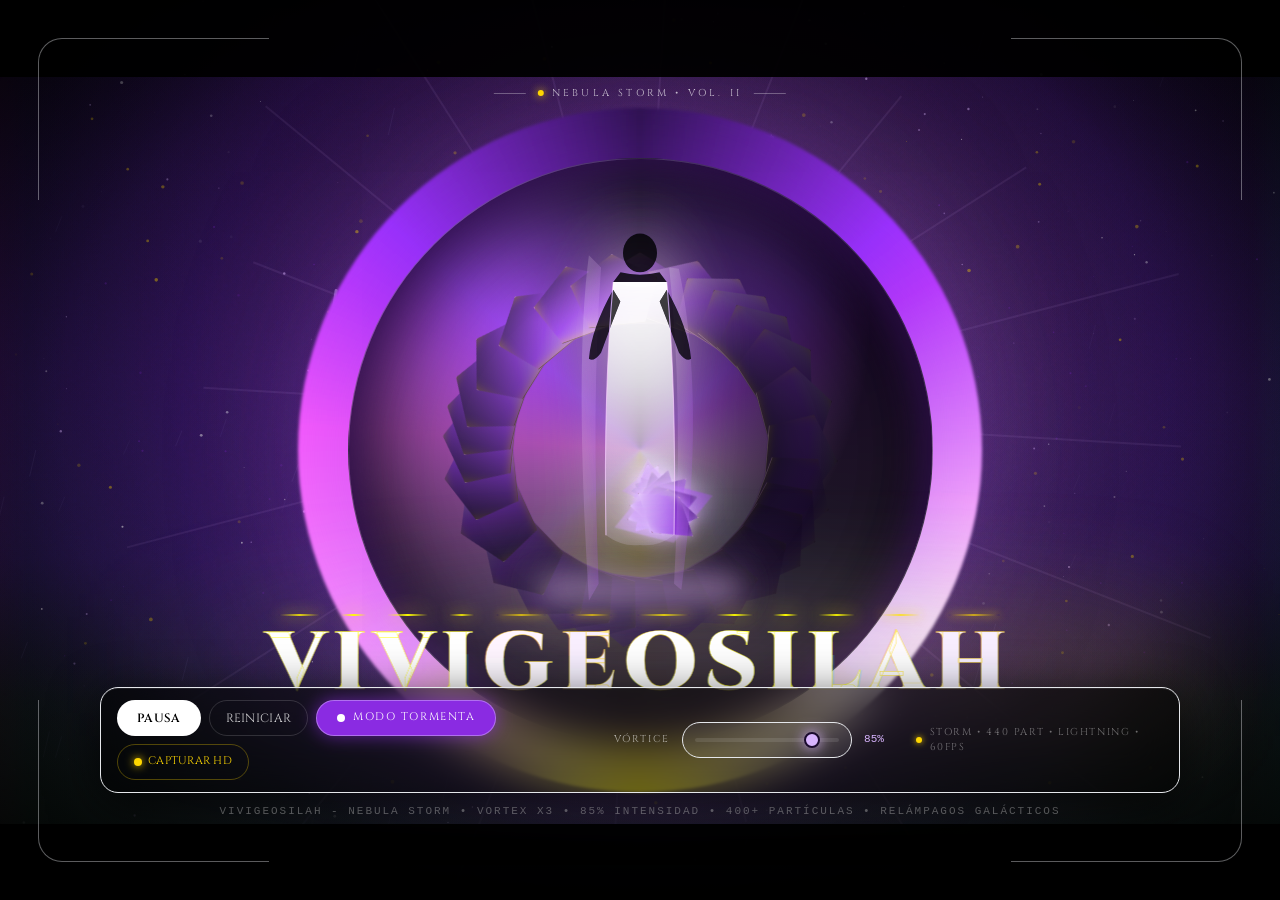
<file: storm.html.html>
<!DOCTYPE html>
<html lang="en">
<head><style>
@font-face {
  font-family: "Optimistic";
  font-style: normal;
  font-weight: 400 600;
  font-display: swap;
  src: url("/fonts/OptimisticAI_VF_Optimized.woff2") format("woff2");
}
@font-face {
  font-family: "Optimistic Mono";
  font-style: normal;
  font-weight: 400;
  font-display: swap;
  src: url("/fonts/OptimisticMono_W_TextRegular.woff2") format("woff2");
}
:where(html) {
  font-family: "Optimistic", system-ui, sans-serif;
}
:where(code, pre, kbd, samp) {
  font-family: "Optimistic Mono", ui-monospace, monospace;
}
</style>
  <meta charset="UTF-8">
  <meta name="viewport" content="width=device-width, initial-scale=1">
  <title>React Artifact</title>
  <style>*,:after,:before{--tw-border-spacing-x:0;--tw-border-spacing-y:0;--tw-translate-x:0;--tw-translate-y:0;--tw-rotate:0;--tw-skew-x:0;--tw-skew-y:0;--tw-scale-x:1;--tw-scale-y:1;--tw-pan-x: ;--tw-pan-y: ;--tw-pinch-zoom: ;--tw-scroll-snap-strictness:proximity;--tw-gradient-from-position: ;--tw-gradient-via-position: ;--tw-gradient-to-position: ;--tw-ordinal: ;--tw-slashed-zero: ;--tw-numeric-figure: ;--tw-numeric-spacing: ;--tw-numeric-fraction: ;--tw-ring-inset: ;--tw-ring-offset-width:0px;--tw-ring-offset-color:#fff;--tw-ring-color:rgba(59,130,246,.5);--tw-ring-offset-shadow:0 0 #0000;--tw-ring-shadow:0 0 #0000;--tw-shadow:0 0 #0000;--tw-shadow-colored:0 0 #0000;--tw-blur: ;--tw-brightness: ;--tw-contrast: ;--tw-grayscale: ;--tw-hue-rotate: ;--tw-invert: ;--tw-saturate: ;--tw-sepia: ;--tw-drop-shadow: ;--tw-backdrop-blur: ;--tw-backdrop-brightness: ;--tw-backdrop-contrast: ;--tw-backdrop-grayscale: ;--tw-backdrop-hue-rotate: ;--tw-backdrop-invert: ;--tw-backdrop-opacity: ;--tw-backdrop-saturate: ;--tw-backdrop-sepia: ;--tw-contain-size: ;--tw-contain-layout: ;--tw-contain-paint: ;--tw-contain-style: }::backdrop{--tw-border-spacing-x:0;--tw-border-spacing-y:0;--tw-translate-x:0;--tw-translate-y:0;--tw-rotate:0;--tw-skew-x:0;--tw-skew-y:0;--tw-scale-x:1;--tw-scale-y:1;--tw-pan-x: ;--tw-pan-y: ;--tw-pinch-zoom: ;--tw-scroll-snap-strictness:proximity;--tw-gradient-from-position: ;--tw-gradient-via-position: ;--tw-gradient-to-position: ;--tw-ordinal: ;--tw-slashed-zero: ;--tw-numeric-figure: ;--tw-numeric-spacing: ;--tw-numeric-fraction: ;--tw-ring-inset: ;--tw-ring-offset-width:0px;--tw-ring-offset-color:#fff;--tw-ring-color:rgba(59,130,246,.5);--tw-ring-offset-shadow:0 0 #0000;--tw-ring-shadow:0 0 #0000;--tw-shadow:0 0 #0000;--tw-shadow-colored:0 0 #0000;--tw-blur: ;--tw-brightness: ;--tw-contrast: ;--tw-grayscale: ;--tw-hue-rotate: ;--tw-invert: ;--tw-saturate: ;--tw-sepia: ;--tw-drop-shadow: ;--tw-backdrop-blur: ;--tw-backdrop-brightness: ;--tw-backdrop-contrast: ;--tw-backdrop-grayscale: ;--tw-backdrop-hue-rotate: ;--tw-backdrop-invert: ;--tw-backdrop-opacity: ;--tw-backdrop-saturate: ;--tw-backdrop-sepia: ;--tw-contain-size: ;--tw-contain-layout: ;--tw-contain-paint: ;--tw-contain-style: }/*! tailwindcss v3.4.18 | MIT License | https://tailwindcss.com*/*,:after,:before{box-sizing:border-box;border:0 solid #e5e7eb}:after,:before{--tw-content:""}:host,html{line-height:1.5;-webkit-text-size-adjust:100%;-moz-tab-size:4;-o-tab-size:4;tab-size:4;font-family:ui-sans-serif,system-ui,sans-serif,Apple Color Emoji,Segoe UI Emoji,Segoe UI Symbol,Noto Color Emoji;font-feature-settings:normal;font-variation-settings:normal;-webkit-tap-highlight-color:transparent}body{line-height:inherit}hr{height:0;color:inherit;border-top-width:1px}abbr:where([title]){-webkit-text-decoration:underline dotted;text-decoration:underline dotted}h1,h2,h3,h4,h5,h6{font-size:inherit;font-weight:inherit}a{color:inherit;text-decoration:inherit}b,strong{font-weight:bolder}code,kbd,pre,samp{font-family:ui-monospace,SFMono-Regular,Menlo,Monaco,Consolas,Liberation Mono,Courier New,monospace;font-feature-settings:normal;font-variation-settings:normal;font-size:1em}small{font-size:80%}sub,sup{font-size:75%;line-height:0;position:relative;vertical-align:baseline}sub{bottom:-.25em}sup{top:-.5em}table{text-indent:0;border-color:inherit;border-collapse:collapse}button,input,optgroup,select,textarea{font-family:inherit;font-feature-settings:inherit;font-variation-settings:inherit;font-size:100%;font-weight:inherit;line-height:inherit;letter-spacing:inherit;color:inherit;margin:0;padding:0}button,select{text-transform:none}button,input:where([type=button]),input:where([type=reset]),input:where([type=submit]){-webkit-appearance:button;background-color:transparent;background-image:none}:-moz-focusring{outline:auto}:-moz-ui-invalid{box-shadow:none}progress{vertical-align:baseline}::-webkit-inner-spin-button,::-webkit-outer-spin-button{height:auto}[type=search]{-webkit-appearance:textfield;outline-offset:-2px}::-webkit-search-decoration{-webkit-appearance:none}::-webkit-file-upload-button{-webkit-appearance:button;font:inherit}summary{display:list-item}blockquote,dd,dl,figure,h1,h2,h3,h4,h5,h6,hr,p,pre{margin:0}fieldset{margin:0}fieldset,legend{padding:0}menu,ol,ul{list-style:none;margin:0;padding:0}dialog{padding:0}textarea{resize:vertical}input::-moz-placeholder,textarea::-moz-placeholder{opacity:1;color:#9ca3af}input::placeholder,textarea::placeholder{opacity:1;color:#9ca3af}[role=button],button{cursor:pointer}:disabled{cursor:default}audio,canvas,embed,iframe,img,object,svg,video{display:block;vertical-align:middle}img,video{max-width:100%;height:auto}[hidden]:where(:not([hidden=until-found])){display:none}.pointer-events-none{pointer-events:none}.absolute{position:absolute}.relative{position:relative}.inset-0{inset:0}.-top-10{top:-2.5rem}.-top-\[0\.18em\]{top:-.18em}.bottom-0{bottom:0}.bottom-\[18\%\]{bottom:18%}.bottom-\[22\%\]{bottom:22%}.bottom-\[9\%\]{bottom:9%}.left-0{left:0}.left-1\/2{left:50%}.right-0{right:0}.top-0{top:0}.top-1\/2{top:50%}.top-\[52\%\]{top:52%}.top-\[9\.5\%\]{top:9.5%}.-z-10{z-index:-10}.z-10{z-index:10}.z-20{z-index:20}.z-30{z-index:30}.z-40{z-index:40}.z-50{z-index:50}.z-\[25\]{z-index:25}.z-\[30\]{z-index:30}.m-\[3\%\]{margin:3%}.mt-2\.5{margin-top:.625rem}.box-border{box-sizing:border-box}.inline-block{display:inline-block}.flex{display:flex}.hidden{display:none}.h-1{height:.25rem}.h-1\.5{height:.375rem}.h-2{height:.5rem}.h-9{height:2.25rem}.h-\[13\.5\%\]{height:13.5%}.h-\[18\%\]{height:18%}.h-\[1px\]{height:1px}.h-\[2\.5px\]{height:2.5px}.h-\[22px\]{height:22px}.h-\[8\.5\%\]{height:8.5%}.h-full{height:100%}.h-screen{height:100vh}.w-1\.5{width:.375rem}.w-10{width:2.5rem}.w-2{width:.5rem}.w-8{width:2rem}.w-\[13\.5\%\]{width:13.5%}.w-\[140\%\]{width:140%}.w-\[150px\]{width:150px}.w-\[18\%\]{width:18%}.w-\[64\%\]{width:64%}.w-\[96\%\]{width:96%}.w-full{width:100%}.w-screen{width:100vw}.max-w-\[1080px\]{max-width:1080px}.max-w-\[1240px\]{max-width:1240px}.max-w-full{max-width:100%}.-translate-x-1\/2{--tw-translate-x:-50%}.-translate-x-1\/2,.-translate-y-1\/2{transform:translate(var(--tw-translate-x),var(--tw-translate-y)) rotate(var(--tw-rotate)) skewX(var(--tw-skew-x)) skewY(var(--tw-skew-y)) scaleX(var(--tw-scale-x)) scaleY(var(--tw-scale-y))}.-translate-y-1\/2{--tw-translate-y:-50%}.scale-\[1\.45\]{--tw-scale-x:1.45;--tw-scale-y:1.45}.scale-\[1\.45\],.transform{transform:translate(var(--tw-translate-x),var(--tw-translate-y)) rotate(var(--tw-rotate)) skewX(var(--tw-skew-x)) skewY(var(--tw-skew-y)) scaleX(var(--tw-scale-x)) scaleY(var(--tw-scale-y))}.animate-\[stormFlash_0\.32s_ease-out\]{animation:stormFlash .32s ease-out}@keyframes ping{75%,to{transform:scale(2);opacity:0}}.animate-ping{animation:ping 1s cubic-bezier(0,0,.2,1) infinite}@keyframes pulse{50%{opacity:.5}}.animate-pulse{animation:pulse 2s cubic-bezier(.4,0,.6,1) infinite}.cursor-pointer{cursor:pointer}.select-none{-webkit-user-select:none;-moz-user-select:none;user-select:none}.resize{resize:both}.appearance-none{-webkit-appearance:none;-moz-appearance:none;appearance:none}.flex-col{flex-direction:column}.flex-wrap{flex-wrap:wrap}.items-center{align-items:center}.justify-center{justify-content:center}.justify-between{justify-content:space-between}.gap-1\.5{gap:.375rem}.gap-2{gap:.5rem}.gap-3{gap:.75rem}.gap-4{gap:1rem}.gap-\[0\.06em\]{gap:.06em}.overflow-hidden{overflow:hidden}.whitespace-nowrap{white-space:nowrap}.rounded-\[18px\]{border-radius:18px}.rounded-full{border-radius:9999px}.rounded-bl-\[24px\]{border-bottom-left-radius:24px}.rounded-br-\[24px\]{border-bottom-right-radius:24px}.rounded-tl-\[24px\]{border-top-left-radius:24px}.rounded-tr-\[24px\]{border-top-right-radius:24px}.border{border-width:1px}.border-b{border-bottom-width:1px}.border-l{border-left-width:1px}.border-r{border-right-width:1px}.border-t{border-top-width:1px}.border-\[\#D8B4FE\]\/50{border-color:rgba(216,180,254,.5)}.border-\[\#FFD700\]\/30{border-color:rgba(255,215,0,.3)}.border-white\/15{border-color:hsla(0,0%,100%,.15)}.bg-\[\#04020a\]{--tw-bg-opacity:1;background-color:rgb(4 2 10/var(--tw-bg-opacity,1))}.bg-\[\#8A2BE2\]{--tw-bg-opacity:1;background-color:rgb(138 43 226/var(--tw-bg-opacity,1))}.bg-\[\#FFD700\]{--tw-bg-opacity:1;background-color:rgb(255 215 0/var(--tw-bg-opacity,1))}.bg-\[rgba\(216\2c 180\2c 254\2c 0\.45\)\]{background-color:rgba(216,180,254,.45)}.bg-black{--tw-bg-opacity:1;background-color:rgb(0 0 0/var(--tw-bg-opacity,1))}.bg-black\/55{background-color:rgba(0,0,0,.55)}.bg-emerald-400{--tw-bg-opacity:1;background-color:rgb(52 211 153/var(--tw-bg-opacity,1))}.bg-white{--tw-bg-opacity:1;background-color:rgb(255 255 255/var(--tw-bg-opacity,1))}.bg-white\/10{background-color:hsla(0,0%,100%,.1)}.bg-white\/30{background-color:hsla(0,0%,100%,.3)}.bg-white\/40{background-color:hsla(0,0%,100%,.4)}.bg-white\/\[0\.07\]{background-color:hsla(0,0%,100%,.07)}.bg-gradient-to-r{background-image:linear-gradient(to right,var(--tw-gradient-stops))}.from-\[\#8A2BE2\]\/0{--tw-gradient-from:rgba(138,43,226,0) var(--tw-gradient-from-position);--tw-gradient-to:rgba(138,43,226,0) var(--tw-gradient-to-position);--tw-gradient-stops:var(--tw-gradient-from),var(--tw-gradient-to)}.from-transparent{--tw-gradient-from:transparent var(--tw-gradient-from-position);--tw-gradient-to:transparent var(--tw-gradient-to-position);--tw-gradient-stops:var(--tw-gradient-from),var(--tw-gradient-to)}.via-\[\#D8B4FE\]\/50{--tw-gradient-to:rgba(216,180,254,0) var(--tw-gradient-to-position);--tw-gradient-stops:var(--tw-gradient-from),rgba(216,180,254,.5) var(--tw-gradient-via-position),var(--tw-gradient-to)}.via-\[\#FFD700\]{--tw-gradient-to:rgba(255,215,0,0) var(--tw-gradient-to-position);--tw-gradient-stops:var(--tw-gradient-from),gold var(--tw-gradient-via-position),var(--tw-gradient-to)}.to-\[\#FFD700\]\/30{--tw-gradient-to:rgba(255,215,0,.3) var(--tw-gradient-to-position)}.to-transparent{--tw-gradient-to:transparent var(--tw-gradient-to-position)}.px-3{padding-left:.75rem;padding-right:.75rem}.px-4{padding-left:1rem;padding-right:1rem}.px-5{padding-left:1.25rem;padding-right:1.25rem}.py-2{padding-top:.5rem;padding-bottom:.5rem}.py-3{padding-top:.75rem;padding-bottom:.75rem}.text-center{text-align:center}.font-mono{font-family:ui-monospace,SFMono-Regular,Menlo,Monaco,Consolas,Liberation Mono,Courier New,monospace}.text-\[10px\]{font-size:10px}.text-\[11px\]{font-size:11px}.text-\[12px\]{font-size:12px}.font-bold{font-weight:700}.font-semibold{font-weight:600}.uppercase{text-transform:uppercase}.tracking-\[0\.14em\]{letter-spacing:.14em}.tracking-\[0\.16em\]{letter-spacing:.16em}.tracking-\[0\.18em\]{letter-spacing:.18em}.tracking-\[0\.32em\]{letter-spacing:.32em}.tracking-wide{letter-spacing:.025em}.text-\[\#D8B4FE\]{--tw-text-opacity:1;color:rgb(216 180 254/var(--tw-text-opacity,1))}.text-\[\#FFD700\]{--tw-text-opacity:1;color:rgb(255 215 0/var(--tw-text-opacity,1))}.text-black{--tw-text-opacity:1;color:rgb(0 0 0/var(--tw-text-opacity,1))}.text-white{--tw-text-opacity:1;color:rgb(255 255 255/var(--tw-text-opacity,1))}.text-white\/40{color:hsla(0,0%,100%,.4)}.text-white\/45{color:hsla(0,0%,100%,.45)}.text-white\/60{color:hsla(0,0%,100%,.6)}.text-white\/70{color:hsla(0,0%,100%,.7)}.text-white\/80{color:hsla(0,0%,100%,.8)}.accent-\[\#D8B4FE\]{accent-color:#d8b4fe}.opacity-40{opacity:.4}.opacity-60{opacity:.6}.opacity-95{opacity:.95}.opacity-\[0\.035\]{opacity:.035}.opacity-\[0\.045\]{opacity:.045}.opacity-\[0\.18\]{opacity:.18}.mix-blend-screen{mix-blend-mode:screen}.mix-blend-overlay{mix-blend-mode:overlay}.shadow-\[0_0_18px_rgba\(138\2c 43\2c 226\2c 0\.6\)\]{--tw-shadow:0 0 18px rgba(138,43,226,.6);--tw-shadow-colored:0 0 18px var(--tw-shadow-color)}.shadow-\[0_0_18px_rgba\(138\2c 43\2c 226\2c 0\.6\)\],.shadow-\[0_0_20px_\#FFD700\]{box-shadow:var(--tw-ring-offset-shadow,0 0 #0000),var(--tw-ring-shadow,0 0 #0000),var(--tw-shadow)}.shadow-\[0_0_20px_\#FFD700\]{--tw-shadow:0 0 20px gold;--tw-shadow-colored:0 0 20px var(--tw-shadow-color)}.shadow-\[0_0_6px_\#FFD700\]{--tw-shadow:0 0 6px gold;--tw-shadow-colored:0 0 6px var(--tw-shadow-color)}.shadow-\[0_0_6px_\#FFD700\],.shadow-\[0_0_8px_\#FFD700\]{box-shadow:var(--tw-ring-offset-shadow,0 0 #0000),var(--tw-ring-shadow,0 0 #0000),var(--tw-shadow)}.shadow-\[0_0_8px_\#FFD700\]{--tw-shadow:0 0 8px gold;--tw-shadow-colored:0 0 8px var(--tw-shadow-color)}.shadow-\[0_12px_50px_rgba\(0\2c 0\2c 0\2c 0\.75\)\2c inset_0_1px_0_rgba\(255\2c 255\2c 255\2c 0\.09\)\]{--tw-shadow:0 12px 50px rgba(0,0,0,.75),inset 0 1px 0 hsla(0,0%,100%,.09);--tw-shadow-colored:0 12px 50px var(--tw-shadow-color),inset 0 1px 0 var(--tw-shadow-color);box-shadow:var(--tw-ring-offset-shadow,0 0 #0000),var(--tw-ring-shadow,0 0 #0000),var(--tw-shadow)}.ring{--tw-ring-offset-shadow:var(--tw-ring-inset) 0 0 0 var(--tw-ring-offset-width) var(--tw-ring-offset-color);--tw-ring-shadow:var(--tw-ring-inset) 0 0 0 calc(3px + var(--tw-ring-offset-width)) var(--tw-ring-color);box-shadow:var(--tw-ring-offset-shadow),var(--tw-ring-shadow),var(--tw-shadow,0 0 #0000)}.blur{--tw-blur:blur(8px)}.blur,.blur-\[14px\]{filter:var(--tw-blur) var(--tw-brightness) var(--tw-contrast) var(--tw-grayscale) var(--tw-hue-rotate) var(--tw-invert) var(--tw-saturate) var(--tw-sepia) var(--tw-drop-shadow)}.blur-\[14px\]{--tw-blur:blur(14px)}.blur-\[42px\]{--tw-blur:blur(42px)}.blur-\[42px\],.blur-\[6px\]{filter:var(--tw-blur) var(--tw-brightness) var(--tw-contrast) var(--tw-grayscale) var(--tw-hue-rotate) var(--tw-invert) var(--tw-saturate) var(--tw-sepia) var(--tw-drop-shadow)}.blur-\[6px\]{--tw-blur:blur(6px)}.drop-shadow{--tw-drop-shadow:drop-shadow(0 1px 2px rgba(0,0,0,.1)) drop-shadow(0 1px 1px rgba(0,0,0,.06))}.drop-shadow,.filter{filter:var(--tw-blur) var(--tw-brightness) var(--tw-contrast) var(--tw-grayscale) var(--tw-hue-rotate) var(--tw-invert) var(--tw-saturate) var(--tw-sepia) var(--tw-drop-shadow)}.backdrop-blur-\[22px\]{--tw-backdrop-blur:blur(22px);backdrop-filter:var(--tw-backdrop-blur) var(--tw-backdrop-brightness) var(--tw-backdrop-contrast) var(--tw-backdrop-grayscale) var(--tw-backdrop-hue-rotate) var(--tw-backdrop-invert) var(--tw-backdrop-opacity) var(--tw-backdrop-saturate) var(--tw-backdrop-sepia)}.transition{transition-property:color,background-color,border-color,text-decoration-color,fill,stroke,opacity,box-shadow,transform,filter,backdrop-filter;transition-timing-function:cubic-bezier(.4,0,.2,1);transition-duration:.15s}.transition-all{transition-property:all;transition-timing-function:cubic-bezier(.4,0,.2,1);transition-duration:.15s}.transition-colors{transition-property:color,background-color,border-color,text-decoration-color,fill,stroke;transition-timing-function:cubic-bezier(.4,0,.2,1);transition-duration:.15s}.transition-opacity{transition-property:opacity;transition-timing-function:cubic-bezier(.4,0,.2,1)}.duration-150,.transition-opacity{transition-duration:.15s}#root,body,html{min-height:100%}body{margin:0;font-family:Inter,ui-sans-serif,system-ui,-apple-system,BlinkMacSystemFont,Segoe UI,sans-serif}[role=button]:not([aria-disabled=true]),button:not(:disabled),label[for],select:not(:disabled),summary{cursor:pointer}.hover\:bg-\[\#D8B4FE\]:hover{--tw-bg-opacity:1;background-color:rgb(216 180 254/var(--tw-bg-opacity,1))}.hover\:bg-\[\#FFD700\]\/10:hover{background-color:rgba(255,215,0,.1)}.hover\:bg-white\/10:hover{background-color:hsla(0,0%,100%,.1)}@media (min-width:640px){.sm\:w-\[170px\]{width:170px}}@media (min-width:768px){.md\:text-\[11px\]{font-size:11px}}@media (min-width:1024px){.lg\:w-auto{width:auto}.lg\:flex-row{flex-direction:row}.lg\:justify-start{justify-content:flex-start}}@media (min-width:1280px){.xl\:flex{display:flex}}</style>
</head>
<body>
  <div id="root"></div>
  
  <script type="module">var Pf=Object.create;var{getPrototypeOf:Tf,defineProperty:ou,getOwnPropertyNames:Lf}=Object;var If=Object.prototype.hasOwnProperty;var Mn=(e,n,t)=>{t=e!=null?Pf(Tf(e)):{};let r=n||!e||!e.__esModule?ou(t,"default",{value:e,enumerable:!0}):t;for(let l of Lf(e))if(!If.call(r,l))ou(r,l,{get:()=>e[l],enumerable:!0});return r};var Rr=(e,n)=>()=>(n||e((n={exports:{}}).exports,n),n.exports);var Df=(e,n)=>{for(var t in n)ou(e,t,{get:n[t],enumerable:!0,configurable:!0,set:(r)=>n[t]=()=>r})};var Of=(e,n)=>()=>(e&&(n=e(e=0)),n);var Vt=Rr((Xf)=>{var Rt=Symbol.for("react.element"),Ff=Symbol.for("react.portal"),xf=Symbol.for("react.fragment"),Uf=Symbol.for("react.strict_mode"),Rf=Symbol.for("react.profiler"),Vf=Symbol.for("react.provider"),Mf=Symbol.for("react.context"),$f=Symbol.for("react.forward_ref"),Wf=Symbol.for("react.suspense"),Af=Symbol.for("react.memo"),Bf=Symbol.for("react.lazy"),Vi=Symbol.iterator;function Hf(e){if(e===null||typeof e!=="object")return null;return e=Vi&&e[Vi]||e["@@iterator"],typeof e==="function"?e:null}var Wi={isMounted:function(){return!1},enqueueForceUpdate:function(){},enqueueReplaceState:function(){},enqueueSetState:function(){}},Ai=Object.assign,Bi={};function lt(e,n,t){this.props=e,this.context=n,this.refs=Bi,this.updater=t||Wi}lt.prototype.isReactComponent={};lt.prototype.setState=function(e,n){if(typeof e!=="object"&&typeof e!=="function"&&e!=null)throw Error("setState(...): takes an object of state variables to update or a function which returns an object of state variables.");this.updater.enqueueSetState(this,e,n,"setState")};lt.prototype.forceUpdate=function(e){this.updater.enqueueForceUpdate(this,e,"forceUpdate")};function Hi(){}Hi.prototype=lt.prototype;function su(e,n,t){this.props=e,this.context=n,this.refs=Bi,this.updater=t||Wi}var au=su.prototype=new Hi;au.constructor=su;Ai(au,lt.prototype);au.isPureReactComponent=!0;var Mi=Array.isArray,Qi=Object.prototype.hasOwnProperty,cu={current:null},ji={key:!0,ref:!0,__self:!0,__source:!0};function Ki(e,n,t){var r,l={},u=null,o=null;if(n!=null)for(r in n.ref!==void 0&&(o=n.ref),n.key!==void 0&&(u=""+n.key),n)Qi.call(n,r)&&!ji.hasOwnProperty(r)&&(l[r]=n[r]);var i=arguments.length-2;if(i===1)l.children=t;else if(1<i){for(var s=Array(i),f=0;f<i;f++)s[f]=arguments[f+2];l.children=s}if(e&&e.defaultProps)for(r in i=e.defaultProps,i)l[r]===void 0&&(l[r]=i[r]);return{$$typeof:Rt,type:e,key:u,ref:o,props:l,_owner:cu.current}}function Qf(e,n){return{$$typeof:Rt,type:e.type,key:n,ref:e.ref,props:e.props,_owner:e._owner}}function fu(e){return typeof e==="object"&&e!==null&&e.$$typeof===Rt}function jf(e){var n={"=":"=0",":":"=2"};return"$"+e.replace(/[=:]/g,function(t){return n[t]})}var $i=/\/+/g;function iu(e,n){return typeof e==="object"&&e!==null&&e.key!=null?jf(""+e.key):n.toString(36)}function Mr(e,n,t,r,l){var u=typeof e;if(u==="undefined"||u==="boolean")e=null;var o=!1;if(e===null)o=!0;else switch(u){case"string":case"number":o=!0;break;case"object":switch(e.$$typeof){case Rt:case Ff:o=!0}}if(o)return o=e,l=l(o),e=r===""?"."+iu(o,0):r,Mi(l)?(t="",e!=null&&(t=e.replace($i,"$&/")+"/"),Mr(l,n,t,"",function(f){return f})):l!=null&&(fu(l)&&(l=Qf(l,t+(!l.key||o&&o.key===l.key?"":(""+l.key).replace($i,"$&/")+"/")+e)),n.push(l)),1;if(o=0,r=r===""?".":r+":",Mi(e))for(var i=0;i<e.length;i++){u=e[i];var s=r+iu(u,i);o+=Mr(u,n,t,s,l)}else if(s=Hf(e),typeof s==="function")for(e=s.call(e),i=0;!(u=e.next()).done;)u=u.value,s=r+iu(u,i++),o+=Mr(u,n,t,s,l);else if(u==="object")throw n=String(e),Error("Objects are not valid as a React child (found: "+(n==="[object Object]"?"object with keys {"+Object.keys(e).join(", ")+"}":n)+"). If you meant to render a collection of children, use an array instead.");return o}function Vr(e,n,t){if(e==null)return e;var r=[],l=0;return Mr(e,r,"","",function(u){return n.call(t,u,l++)}),r}function Kf(e){if(e._status===-1){var n=e._result;n=n(),n.then(function(t){if(e._status===0||e._status===-1)e._status=1,e._result=t},function(t){if(e._status===0||e._status===-1)e._status=2,e._result=t}),e._status===-1&&(e._status=0,e._result=n)}if(e._status===1)return e._result.default;throw e._result}var me={current:null},$r={transition:null},Yf={ReactCurrentDispatcher:me,ReactCurrentBatchConfig:$r,ReactCurrentOwner:cu};function Yi(){throw Error("act(...) is not supported in production builds of React.")}Xf.Children={map:Vr,forEach:function(e,n,t){Vr(e,function(){n.apply(this,arguments)},t)},count:function(e){var n=0;return Vr(e,function(){n++}),n},toArray:function(e){return Vr(e,function(n){return n})||[]},only:function(e){if(!fu(e))throw Error("React.Children.only expected to receive a single React element child.");return e}};Xf.Component=lt;Xf.Fragment=xf;Xf.Profiler=Rf;Xf.PureComponent=su;Xf.StrictMode=Uf;Xf.Suspense=Wf;Xf.__SECRET_INTERNALS_DO_NOT_USE_OR_YOU_WILL_BE_FIRED=Yf;Xf.act=Yi;Xf.cloneElement=function(e,n,t){if(e===null||e===void 0)throw Error("React.cloneElement(...): The argument must be a React element, but you passed "+e+".");var r=Ai({},e.props),l=e.key,u=e.ref,o=e._owner;if(n!=null){if(n.ref!==void 0&&(u=n.ref,o=cu.current),n.key!==void 0&&(l=""+n.key),e.type&&e.type.defaultProps)var i=e.type.defaultProps;for(s in n)Qi.call(n,s)&&!ji.hasOwnProperty(s)&&(r[s]=n[s]===void 0&&i!==void 0?i[s]:n[s])}var s=arguments.length-2;if(s===1)r.children=t;else if(1<s){i=Array(s);for(var f=0;f<s;f++)i[f]=arguments[f+2];r.children=i}return{$$typeof:Rt,type:e.type,key:l,ref:u,props:r,_owner:o}};Xf.createContext=function(e){return e={$$typeof:Mf,_currentValue:e,_currentValue2:e,_threadCount:0,Provider:null,Consumer:null,_defaultValue:null,_globalName:null},e.Provider={$$typeof:Vf,_context:e},e.Consumer=e};Xf.createElement=Ki;Xf.createFactory=function(e){var n=Ki.bind(null,e);return n.type=e,n};Xf.createRef=function(){return{current:null}};Xf.forwardRef=function(e){return{$$typeof:$f,render:e}};Xf.isValidElement=fu;Xf.lazy=function(e){return{$$typeof:Bf,_payload:{_status:-1,_result:e},_init:Kf}};Xf.memo=function(e,n){return{$$typeof:Af,type:e,compare:n===void 0?null:n}};Xf.startTransition=function(e){var n=$r.transition;$r.transition={};try{e()}finally{$r.transition=n}};Xf.unstable_act=Yi;Xf.useCallback=function(e,n){return me.current.useCallback(e,n)};Xf.useContext=function(e){return me.current.useContext(e)};Xf.useDebugValue=function(){};Xf.useDeferredValue=function(e){return me.current.useDeferredValue(e)};Xf.useEffect=function(e,n){return me.current.useEffect(e,n)};Xf.useId=function(){return me.current.useId()};Xf.useImperativeHandle=function(e,n,t){return me.current.useImperativeHandle(e,n,t)};Xf.useInsertionEffect=function(e,n){return me.current.useInsertionEffect(e,n)};Xf.useLayoutEffect=function(e,n){return me.current.useLayoutEffect(e,n)};Xf.useMemo=function(e,n){return me.current.useMemo(e,n)};Xf.useReducer=function(e,n,t){return me.current.useReducer(e,n,t)};Xf.useRef=function(e){return me.current.useRef(e)};Xf.useState=function(e){return me.current.useState(e)};Xf.useSyncExternalStore=function(e,n,t){return me.current.useSyncExternalStore(e,n,t)};Xf.useTransition=function(){return me.current.useTransition()};Xf.version="18.3.1"});var es=Rr((Od)=>{function pu(e,n){var t=e.length;e.push(n);e:for(;0<t;){var r=t-1>>>1,l=e[r];if(0<Wr(l,n))e[r]=n,e[t]=l,t=r;else break e}}function We(e){return e.length===0?null:e[0]}function Qr(e){if(e.length===0)return null;var n=e[0],t=e.pop();if(t!==n){e[0]=t;e:for(var r=0,l=e.length,u=l>>>1;r<u;){var o=2*(r+1)-1,i=e[o],s=o+1,f=e[s];if(0>Wr(i,t))s<l&&0>Wr(f,i)?(e[r]=f,e[s]=t,r=s):(e[r]=i,e[o]=t,r=o);else if(s<l&&0>Wr(f,t))e[r]=f,e[s]=t,r=s;else break e}}return n}function Wr(e,n){var t=e.sortIndex-n.sortIndex;return t!==0?t:e.id-n.id}if(typeof performance==="object"&&typeof performance.now==="function")vu=performance,Od.unstable_now=function(){return vu.now()};else Ar=Date,hu=Ar.now(),Od.unstable_now=function(){return Ar.now()-hu};var vu,Ar,hu,Ze=[],hn=[],Dd=1,Oe=null,ce=3,jr=!1,$n=!1,$t=!1,Zi=typeof setTimeout==="function"?setTimeout:null,Ji=typeof clearTimeout==="function"?clearTimeout:null,Xi=typeof setImmediate<"u"?setImmediate:null;typeof navigator<"u"&&navigator.scheduling!==void 0&&navigator.scheduling.isInputPending!==void 0&&navigator.scheduling.isInputPending.bind(navigator.scheduling);function mu(e){for(var n=We(hn);n!==null;){if(n.callback===null)Qr(hn);else if(n.startTime<=e)Qr(hn),n.sortIndex=n.expirationTime,pu(Ze,n);else break;n=We(hn)}}function gu(e){if($t=!1,mu(e),!$n)if(We(Ze)!==null)$n=!0,ku(wu);else{var n=We(hn);n!==null&&Su(gu,n.startTime-e)}}function wu(e,n){$n=!1,$t&&($t=!1,Ji(Wt),Wt=-1),jr=!0;var t=ce;try{mu(n);for(Oe=We(Ze);Oe!==null&&(!(Oe.expirationTime>n)||e&&!bi());){var r=Oe.callback;if(typeof r==="function"){Oe.callback=null,ce=Oe.priorityLevel;var l=r(Oe.expirationTime<=n);n=Od.unstable_now(),typeof l==="function"?Oe.callback=l:Oe===We(Ze)&&Qr(Ze),mu(n)}else Qr(Ze);Oe=We(Ze)}if(Oe!==null)var u=!0;else{var o=We(hn);o!==null&&Su(gu,o.startTime-n),u=!1}return u}finally{Oe=null,ce=t,jr=!1}}var Kr=!1,Br=null,Wt=-1,Gi=5,qi=-1;function bi(){return Od.unstable_now()-qi<Gi?!1:!0}function du(){if(Br!==null){var e=Od.unstable_now();qi=e;var n=!0;try{n=Br(!0,e)}finally{n?Mt():(Kr=!1,Br=null)}}else Kr=!1}var Mt;if(typeof Xi==="function")Mt=function(){Xi(du)};else if(typeof MessageChannel<"u")Hr=new MessageChannel,yu=Hr.port2,Hr.port1.onmessage=du,Mt=function(){yu.postMessage(null)};else Mt=function(){Zi(du,0)};var Hr,yu;function ku(e){Br=e,Kr||(Kr=!0,Mt())}function Su(e,n){Wt=Zi(function(){e(Od.unstable_now())},n)}Od.unstable_IdlePriority=5;Od.unstable_ImmediatePriority=1;Od.unstable_LowPriority=4;Od.unstable_NormalPriority=3;Od.unstable_Profiling=null;Od.unstable_UserBlockingPriority=2;Od.unstable_cancelCallback=function(e){e.callback=null};Od.unstable_continueExecution=function(){$n||jr||($n=!0,ku(wu))};Od.unstable_forceFrameRate=function(e){0>e||125<e?console.error("forceFrameRate takes a positive int between 0 and 125, forcing frame rates higher than 125 fps is not supported"):Gi=0<e?Math.floor(1000/e):5};Od.unstable_getCurrentPriorityLevel=function(){return ce};Od.unstable_getFirstCallbackNode=function(){return We(Ze)};Od.unstable_next=function(e){switch(ce){case 1:case 2:case 3:var n=3;break;default:n=ce}var t=ce;ce=n;try{return e()}finally{ce=t}};Od.unstable_pauseExecution=function(){};Od.unstable_requestPaint=function(){};Od.unstable_runWithPriority=function(e,n){switch(e){case 1:case 2:case 3:case 4:case 5:break;default:e=3}var t=ce;ce=e;try{return n()}finally{ce=t}};Od.unstable_scheduleCallback=function(e,n,t){var r=Od.unstable_now();switch(typeof t==="object"&&t!==null?(t=t.delay,t=typeof t==="number"&&0<t?r+t:r):t=r,e){case 1:var l=-1;break;case 2:l=250;break;case 5:l=1073741823;break;case 4:l=1e4;break;default:l=5000}return l=t+l,e={id:Dd++,callback:n,priorityLevel:e,startTime:t,expirationTime:l,sortIndex:-1},t>r?(e.sortIndex=t,pu(hn,e),We(Ze)===null&&e===We(hn)&&($t?(Ji(Wt),Wt=-1):$t=!0,Su(gu,t-r))):(e.sortIndex=l,pu(Ze,e),$n||jr||($n=!0,ku(wu))),e};Od.unstable_shouldYield=bi;Od.unstable_wrapCallback=function(e){var n=ce;return function(){var t=ce;ce=n;try{return e.apply(this,arguments)}finally{ce=t}}}});var Ti={};Df(Ti,{version:()=>hf,unstable_renderSubtreeIntoContainer:()=>vf,unstable_batchedUpdates:()=>pf,unmountComponentAtNode:()=>df,render:()=>ff,hydrateRoot:()=>cf,hydrate:()=>af,flushSync:()=>sf,findDOMNode:()=>of,createRoot:()=>uf,createPortal:()=>lf,__SECRET_INTERNALS_DO_NOT_USE_OR_YOU_WILL_BE_FIRED:()=>rf});function g(e){for(var n="https://reactjs.org/docs/error-decoder.html?invariant="+e,t=1;t<arguments.length;t++)n+="&args[]="+encodeURIComponent(arguments[t]);return"Minified React error #"+e+"; visit "+n+" for the full message or use the non-minified dev environment for full errors and additional helpful warnings."}function bn(e,n){zt(e,n),zt(e+"Capture",n)}function zt(e,n){fr[e]=n;for(e=0;e<n.length;e++)oa.add(n[e])}function qd(e){if(Hu.call(ts,e))return!0;if(Hu.call(ns,e))return!1;if(Gd.test(e))return ts[e]=!0;return ns[e]=!0,!1}function bd(e,n,t,r){if(t!==null&&t.type===0)return!1;switch(typeof n){case"function":case"symbol":return!0;case"boolean":if(r)return!1;if(t!==null)return!t.acceptsBooleans;return e=e.toLowerCase().slice(0,5),e!=="data-"&&e!=="aria-";default:return!1}}function ep(e,n,t,r){if(n===null||typeof n>"u"||bd(e,n,t,r))return!0;if(r)return!1;if(t!==null)switch(t.type){case 3:return!n;case 4:return n===!1;case 5:return isNaN(n);case 6:return isNaN(n)||1>n}return!1}function we(e,n,t,r,l,u,o){this.acceptsBooleans=n===2||n===3||n===4,this.attributeName=r,this.attributeNamespace=l,this.mustUseProperty=t,this.propertyName=e,this.type=n,this.sanitizeURL=u,this.removeEmptyString=o}function $o(e){return e[1].toUpperCase()}function Wo(e,n,t,r){var l=se.hasOwnProperty(n)?se[n]:null;if(l!==null?l.type!==0:r||!(2<n.length)||n[0]!=="o"&&n[0]!=="O"||n[1]!=="n"&&n[1]!=="N")ep(n,t,l,r)&&(t=null),r||l===null?qd(n)&&(t===null?e.removeAttribute(n):e.setAttribute(n,""+t)):l.mustUseProperty?e[l.propertyName]=t===null?l.type===3?!1:"":t:(n=l.attributeName,r=l.attributeNamespace,t===null?e.removeAttribute(n):(l=l.type,t=l===3||l===4&&t===!0?"":""+t,r?e.setAttributeNS(r,n,t):e.setAttribute(n,t)))}function At(e){if(e===null||typeof e!=="object")return null;return e=rs&&e[rs]||e["@@iterator"],typeof e==="function"?e:null}function Xt(e){if(Eu===void 0)try{throw Error()}catch(t){var n=t.stack.trim().match(/\n( *(at )?)/);Eu=n&&n[1]||""}return`
`+Eu+e}function _u(e,n){if(!e||Cu)return"";Cu=!0;var t=Error.prepareStackTrace;Error.prepareStackTrace=void 0;try{if(n)if(n=function(){throw Error()},Object.defineProperty(n.prototype,"props",{set:function(){throw Error()}}),typeof Reflect==="object"&&Reflect.construct){try{Reflect.construct(n,[])}catch(f){var r=f}Reflect.construct(e,[],n)}else{try{n.call()}catch(f){r=f}e.call(n.prototype)}else{try{throw Error()}catch(f){r=f}e()}}catch(f){if(f&&r&&typeof f.stack==="string"){for(var l=f.stack.split(`
`),u=r.stack.split(`
`),o=l.length-1,i=u.length-1;1<=o&&0<=i&&l[o]!==u[i];)i--;for(;1<=o&&0<=i;o--,i--)if(l[o]!==u[i]){if(o!==1||i!==1)do if(o--,i--,0>i||l[o]!==u[i]){var s=`
`+l[o].replace(" at new "," at ");return e.displayName&&s.includes("<anonymous>")&&(s=s.replace("<anonymous>",e.displayName)),s}while(1<=o&&0<=i);break}}}finally{Cu=!1,Error.prepareStackTrace=t}return(e=e?e.displayName||e.name:"")?Xt(e):""}function np(e){switch(e.tag){case 5:return Xt(e.type);case 16:return Xt("Lazy");case 13:return Xt("Suspense");case 19:return Xt("SuspenseList");case 0:case 2:case 15:return e=_u(e.type,!1),e;case 11:return e=_u(e.type.render,!1),e;case 1:return e=_u(e.type,!0),e;default:return""}}function Yu(e){if(e==null)return null;if(typeof e==="function")return e.displayName||e.name||null;if(typeof e==="string")return e;switch(e){case at:return"Fragment";case st:return"Portal";case Qu:return"Profiler";case Ao:return"StrictMode";case ju:return"Suspense";case Ku:return"SuspenseList"}if(typeof e==="object")switch(e.$$typeof){case sa:return(e.displayName||"Context")+".Consumer";case ia:return(e._context.displayName||"Context")+".Provider";case Bo:var n=e.render;return e=e.displayName,e||(e=n.displayName||n.name||"",e=e!==""?"ForwardRef("+e+")":"ForwardRef"),e;case Ho:return n=e.displayName||null,n!==null?n:Yu(e.type)||"Memo";case yn:n=e._payload,e=e._init;try{return Yu(e(n))}catch(t){}}return null}function tp(e){var n=e.type;switch(e.tag){case 24:return"Cache";case 9:return(n.displayName||"Context")+".Consumer";case 10:return(n._context.displayName||"Context")+".Provider";case 18:return"DehydratedFragment";case 11:return e=n.render,e=e.displayName||e.name||"",n.displayName||(e!==""?"ForwardRef("+e+")":"ForwardRef");case 7:return"Fragment";case 5:return n;case 4:return"Portal";case 3:return"Root";case 6:return"Text";case 16:return Yu(n);case 8:return n===Ao?"StrictMode":"Mode";case 22:return"Offscreen";case 12:return"Profiler";case 21:return"Scope";case 13:return"Suspense";case 19:return"SuspenseList";case 25:return"TracingMarker";case 1:case 0:case 17:case 2:case 14:case 15:if(typeof n==="function")return n.displayName||n.name||null;if(typeof n==="string")return n}return null}function Dn(e){switch(typeof e){case"boolean":case"number":case"string":case"undefined":return e;case"object":return e;default:return""}}function ca(e){var n=e.type;return(e=e.nodeName)&&e.toLowerCase()==="input"&&(n==="checkbox"||n==="radio")}function rp(e){var n=ca(e)?"checked":"value",t=Object.getOwnPropertyDescriptor(e.constructor.prototype,n),r=""+e[n];if(!e.hasOwnProperty(n)&&typeof t<"u"&&typeof t.get==="function"&&typeof t.set==="function"){var{get:l,set:u}=t;return Object.defineProperty(e,n,{configurable:!0,get:function(){return l.call(this)},set:function(o){r=""+o,u.call(this,o)}}),Object.defineProperty(e,n,{enumerable:t.enumerable}),{getValue:function(){return r},setValue:function(o){r=""+o},stopTracking:function(){e._valueTracker=null,delete e[n]}}}}function Xr(e){e._valueTracker||(e._valueTracker=rp(e))}function fa(e){if(!e)return!1;var n=e._valueTracker;if(!n)return!0;var t=n.getValue(),r="";return e&&(r=ca(e)?e.checked?"true":"false":e.value),e=r,e!==t?(n.setValue(e),!0):!1}function wl(e){if(e=e||(typeof document<"u"?document:void 0),typeof e>"u")return null;try{return e.activeElement||e.body}catch(n){return e.body}}function Xu(e,n){var t=n.checked;return Z({},n,{defaultChecked:void 0,defaultValue:void 0,value:void 0,checked:t!=null?t:e._wrapperState.initialChecked})}function ls(e,n){var t=n.defaultValue==null?"":n.defaultValue,r=n.checked!=null?n.checked:n.defaultChecked;t=Dn(n.value!=null?n.value:t),e._wrapperState={initialChecked:r,initialValue:t,controlled:n.type==="checkbox"||n.type==="radio"?n.checked!=null:n.value!=null}}function da(e,n){n=n.checked,n!=null&&Wo(e,"checked",n,!1)}function Zu(e,n){da(e,n);var t=Dn(n.value),r=n.type;if(t!=null)if(r==="number"){if(t===0&&e.value===""||e.value!=t)e.value=""+t}else e.value!==""+t&&(e.value=""+t);else if(r==="submit"||r==="reset"){e.removeAttribute("value");return}n.hasOwnProperty("value")?Ju(e,n.type,t):n.hasOwnProperty("defaultValue")&&Ju(e,n.type,Dn(n.defaultValue)),n.checked==null&&n.defaultChecked!=null&&(e.defaultChecked=!!n.defaultChecked)}function us(e,n,t){if(n.hasOwnProperty("value")||n.hasOwnProperty("defaultValue")){var r=n.type;if(!(r!=="submit"&&r!=="reset"||n.value!==void 0&&n.value!==null))return;n=""+e._wrapperState.initialValue,t||n===e.value||(e.value=n),e.defaultValue=n}t=e.name,t!==""&&(e.name=""),e.defaultChecked=!!e._wrapperState.initialChecked,t!==""&&(e.name=t)}function Ju(e,n,t){if(n!=="number"||wl(e.ownerDocument)!==e)t==null?e.defaultValue=""+e._wrapperState.initialValue:e.defaultValue!==""+t&&(e.defaultValue=""+t)}function kt(e,n,t,r){if(e=e.options,n){n={};for(var l=0;l<t.length;l++)n["$"+t[l]]=!0;for(t=0;t<e.length;t++)l=n.hasOwnProperty("$"+e[t].value),e[t].selected!==l&&(e[t].selected=l),l&&r&&(e[t].defaultSelected=!0)}else{t=""+Dn(t),n=null;for(l=0;l<e.length;l++){if(e[l].value===t){e[l].selected=!0,r&&(e[l].defaultSelected=!0);return}n!==null||e[l].disabled||(n=e[l])}n!==null&&(n.selected=!0)}}function Gu(e,n){if(n.dangerouslySetInnerHTML!=null)throw Error(g(91));return Z({},n,{value:void 0,defaultValue:void 0,children:""+e._wrapperState.initialValue})}function os(e,n){var t=n.value;if(t==null){if(t=n.children,n=n.defaultValue,t!=null){if(n!=null)throw Error(g(92));if(Zt(t)){if(1<t.length)throw Error(g(93));t=t[0]}n=t}n==null&&(n=""),t=n}e._wrapperState={initialValue:Dn(t)}}function pa(e,n){var t=Dn(n.value),r=Dn(n.defaultValue);t!=null&&(t=""+t,t!==e.value&&(e.value=t),n.defaultValue==null&&e.defaultValue!==t&&(e.defaultValue=t)),r!=null&&(e.defaultValue=""+r)}function is(e){var n=e.textContent;n===e._wrapperState.initialValue&&n!==""&&n!==null&&(e.value=n)}function va(e){switch(e){case"svg":return"http://www.w3.org/2000/svg";case"math":return"http://www.w3.org/1998/Math/MathML";default:return"http://www.w3.org/1999/xhtml"}}function qu(e,n){return e==null||e==="http://www.w3.org/1999/xhtml"?va(n):e==="http://www.w3.org/2000/svg"&&n==="foreignObject"?"http://www.w3.org/1999/xhtml":e}function dr(e,n){if(n){var t=e.firstChild;if(t&&t===e.lastChild&&t.nodeType===3){t.nodeValue=n;return}}e.textContent=n}function ma(e,n,t){return n==null||typeof n==="boolean"||n===""?"":t||typeof n!=="number"||n===0||tr.hasOwnProperty(e)&&tr[e]?(""+n).trim():n+"px"}function ya(e,n){e=e.style;for(var t in n)if(n.hasOwnProperty(t)){var r=t.indexOf("--")===0,l=ma(t,n[t],r);t==="float"&&(t="cssFloat"),r?e.setProperty(t,l):e[t]=l}}function bu(e,n){if(n){if(up[e]&&(n.children!=null||n.dangerouslySetInnerHTML!=null))throw Error(g(137,e));if(n.dangerouslySetInnerHTML!=null){if(n.children!=null)throw Error(g(60));if(typeof n.dangerouslySetInnerHTML!=="object"||!("__html"in n.dangerouslySetInnerHTML))throw Error(g(61))}if(n.style!=null&&typeof n.style!=="object")throw Error(g(62))}}function eo(e,n){if(e.indexOf("-")===-1)return typeof n.is==="string";switch(e){case"annotation-xml":case"color-profile":case"font-face":case"font-face-src":case"font-face-uri":case"font-face-format":case"font-face-name":case"missing-glyph":return!1;default:return!0}}function Qo(e){return e=e.target||e.srcElement||window,e.correspondingUseElement&&(e=e.correspondingUseElement),e.nodeType===3?e.parentNode:e}function ss(e){if(e=Ir(e)){if(typeof to!=="function")throw Error(g(280));var n=e.stateNode;n&&(n=Yl(n),to(e.stateNode,e.type,n))}}function ga(e){St?Et?Et.push(e):Et=[e]:St=e}function wa(){if(St){var e=St,n=Et;if(Et=St=null,ss(e),n)for(e=0;e<n.length;e++)ss(n[e])}}function ka(e,n){return e(n)}function Sa(){}function Ea(e,n,t){if(Nu)return e(n,t);Nu=!0;try{return ka(e,n,t)}finally{if(Nu=!1,St!==null||Et!==null)Sa(),wa()}}function pr(e,n){var t=e.stateNode;if(t===null)return null;var r=Yl(t);if(r===null)return null;t=r[n];e:switch(n){case"onClick":case"onClickCapture":case"onDoubleClick":case"onDoubleClickCapture":case"onMouseDown":case"onMouseDownCapture":case"onMouseMove":case"onMouseMoveCapture":case"onMouseUp":case"onMouseUpCapture":case"onMouseEnter":(r=!r.disabled)||(e=e.type,r=!(e==="button"||e==="input"||e==="select"||e==="textarea")),e=!r;break e;default:e=!1}if(e)return null;if(t&&typeof t!=="function")throw Error(g(231,n,typeof t));return t}function op(e,n,t,r,l,u,o,i,s){var f=Array.prototype.slice.call(arguments,3);try{n.apply(t,f)}catch(v){this.onError(v)}}function sp(e,n,t,r,l,u,o,i,s){rr=!1,kl=null,op.apply(ip,arguments)}function ap(e,n,t,r,l,u,o,i,s){if(sp.apply(this,arguments),rr){if(rr){var f=kl;rr=!1,kl=null}else throw Error(g(198));Sl||(Sl=!0,lo=f)}}function et(e){var n=e,t=e;if(e.alternate)for(;n.return;)n=n.return;else{e=n;do n=e,(n.flags&4098)!==0&&(t=n.return),e=n.return;while(e)}return n.tag===3?t:null}function Ca(e){if(e.tag===13){var n=e.memoizedState;if(n===null&&(e=e.alternate,e!==null&&(n=e.memoizedState)),n!==null)return n.dehydrated}return null}function as(e){if(et(e)!==e)throw Error(g(188))}function cp(e){var n=e.alternate;if(!n){if(n=et(e),n===null)throw Error(g(188));return n!==e?null:e}for(var t=e,r=n;;){var l=t.return;if(l===null)break;var u=l.alternate;if(u===null){if(r=l.return,r!==null){t=r;continue}break}if(l.child===u.child){for(u=l.child;u;){if(u===t)return as(l),e;if(u===r)return as(l),n;u=u.sibling}throw Error(g(188))}if(t.return!==r.return)t=l,r=u;else{for(var o=!1,i=l.child;i;){if(i===t){o=!0,t=l,r=u;break}if(i===r){o=!0,r=l,t=u;break}i=i.sibling}if(!o){for(i=u.child;i;){if(i===t){o=!0,t=u,r=l;break}if(i===r){o=!0,r=u,t=l;break}i=i.sibling}if(!o)throw Error(g(189))}}if(t.alternate!==r)throw Error(g(190))}if(t.tag!==3)throw Error(g(188));return t.stateNode.current===t?e:n}function _a(e){return e=cp(e),e!==null?Na(e):null}function Na(e){if(e.tag===5||e.tag===6)return e;for(e=e.child;e!==null;){var n=Na(e);if(n!==null)return n;e=e.sibling}return null}function hp(e){if(be&&typeof be.onCommitFiberRoot==="function")try{be.onCommitFiberRoot(Hl,e,void 0,(e.current.flags&128)===128)}catch(n){}}function gp(e){return e>>>=0,e===0?32:31-(mp(e)/yp|0)|0}function Jt(e){switch(e&-e){case 1:return 1;case 2:return 2;case 4:return 4;case 8:return 8;case 16:return 16;case 32:return 32;case 64:case 128:case 256:case 512:case 1024:case 2048:case 4096:case 8192:case 16384:case 32768:case 65536:case 131072:case 262144:case 524288:case 1048576:case 2097152:return e&4194240;case 4194304:case 8388608:case 16777216:case 33554432:case 67108864:return e&130023424;case 134217728:return 134217728;case 268435456:return 268435456;case 536870912:return 536870912;case 1073741824:return 1073741824;default:return e}}function Cl(e,n){var t=e.pendingLanes;if(t===0)return 0;var r=0,l=e.suspendedLanes,u=e.pingedLanes,o=t&268435455;if(o!==0){var i=o&~l;i!==0?r=Jt(i):(u&=o,u!==0&&(r=Jt(u)))}else o=t&~l,o!==0?r=Jt(o):u!==0&&(r=Jt(u));if(r===0)return 0;if(n!==0&&n!==r&&(n&l)===0&&(l=r&-r,u=n&-n,l>=u||l===16&&(u&4194240)!==0))return n;if((r&4)!==0&&(r|=t&16),n=e.entangledLanes,n!==0)for(e=e.entanglements,n&=r;0<n;)t=31-je(n),l=1<<t,r|=e[t],n&=~l;return r}function wp(e,n){switch(e){case 1:case 2:case 4:return n+250;case 8:case 16:case 32:case 64:case 128:case 256:case 512:case 1024:case 2048:case 4096:case 8192:case 16384:case 32768:case 65536:case 131072:case 262144:case 524288:case 1048576:case 2097152:return n+5000;case 4194304:case 8388608:case 16777216:case 33554432:case 67108864:return-1;case 134217728:case 268435456:case 536870912:case 1073741824:return-1;default:return-1}}function kp(e,n){for(var{suspendedLanes:t,pingedLanes:r,expirationTimes:l,pendingLanes:u}=e;0<u;){var o=31-je(u),i=1<<o,s=l[o];if(s===-1){if((i&t)===0||(i&r)!==0)l[o]=wp(i,n)}else s<=n&&(e.expiredLanes|=i);u&=~i}}function uo(e){return e=e.pendingLanes&-1073741825,e!==0?e:e&1073741824?1073741824:0}function La(){var e=Jr;return Jr<<=1,(Jr&4194240)===0&&(Jr=64),e}function zu(e){for(var n=[],t=0;31>t;t++)n.push(e);return n}function Tr(e,n,t){e.pendingLanes|=n,n!==536870912&&(e.suspendedLanes=0,e.pingedLanes=0),e=e.eventTimes,n=31-je(n),e[n]=t}function Sp(e,n){var t=e.pendingLanes&~n;e.pendingLanes=n,e.suspendedLanes=0,e.pingedLanes=0,e.expiredLanes&=n,e.mutableReadLanes&=n,e.entangledLanes&=n,n=e.entanglements;var r=e.eventTimes;for(e=e.expirationTimes;0<t;){var l=31-je(t),u=1<<l;n[l]=0,r[l]=-1,e[l]=-1,t&=~u}}function Ko(e,n){var t=e.entangledLanes|=n;for(e=e.entanglements;t;){var r=31-je(t),l=1<<r;l&n|e[r]&n&&(e[r]|=n),t&=~l}}function Ia(e){return e&=-e,1<e?4<e?(e&268435455)!==0?16:536870912:4:1}function fs(e,n){switch(e){case"focusin":case"focusout":Cn=null;break;case"dragenter":case"dragleave":_n=null;break;case"mouseover":case"mouseout":Nn=null;break;case"pointerover":case"pointerout":vr.delete(n.pointerId);break;case"gotpointercapture":case"lostpointercapture":hr.delete(n.pointerId)}}function Bt(e,n,t,r,l,u){if(e===null||e.nativeEvent!==u)return e={blockedOn:n,domEventName:t,eventSystemFlags:r,nativeEvent:u,targetContainers:[l]},n!==null&&(n=Ir(n),n!==null&&Yo(n)),e;return e.eventSystemFlags|=r,n=e.targetContainers,l!==null&&n.indexOf(l)===-1&&n.push(l),e}function Cp(e,n,t,r,l){switch(n){case"focusin":return Cn=Bt(Cn,e,n,t,r,l),!0;case"dragenter":return _n=Bt(_n,e,n,t,r,l),!0;case"mouseover":return Nn=Bt(Nn,e,n,t,r,l),!0;case"pointerover":var u=l.pointerId;return vr.set(u,Bt(vr.get(u)||null,e,n,t,r,l)),!0;case"gotpointercapture":return u=l.pointerId,hr.set(u,Bt(hr.get(u)||null,e,n,t,r,l)),!0}return!1}function Ua(e){var n=Hn(e.target);if(n!==null){var t=et(n);if(t!==null){if(n=t.tag,n===13){if(n=Ca(t),n!==null){e.blockedOn=n,xa(e.priority,function(){Oa(t)});return}}else if(n===3&&t.stateNode.current.memoizedState.isDehydrated){e.blockedOn=t.tag===3?t.stateNode.containerInfo:null;return}}}e.blockedOn=null}function sl(e){if(e.blockedOn!==null)return!1;for(var n=e.targetContainers;0<n.length;){var t=io(e.domEventName,e.eventSystemFlags,n[0],e.nativeEvent);if(t===null){t=e.nativeEvent;var r=new t.constructor(t.type,t);no=r,t.target.dispatchEvent(r),no=null}else return n=Ir(t),n!==null&&Yo(n),e.blockedOn=t,!1;n.shift()}return!0}function ds(e,n,t){sl(e)&&t.delete(n)}function _p(){oo=!1,Cn!==null&&sl(Cn)&&(Cn=null),_n!==null&&sl(_n)&&(_n=null),Nn!==null&&sl(Nn)&&(Nn=null),vr.forEach(ds),hr.forEach(ds)}function Ht(e,n){e.blockedOn===n&&(e.blockedOn=null,oo||(oo=!0,j.unstable_scheduleCallback(j.unstable_NormalPriority,_p)))}function mr(e){function n(l){return Ht(l,e)}if(0<qr.length){Ht(qr[0],e);for(var t=1;t<qr.length;t++){var r=qr[t];r.blockedOn===e&&(r.blockedOn=null)}}Cn!==null&&Ht(Cn,e),_n!==null&&Ht(_n,e),Nn!==null&&Ht(Nn,e),vr.forEach(n),hr.forEach(n);for(t=0;t<wn.length;t++)r=wn[t],r.blockedOn===e&&(r.blockedOn=null);for(;0<wn.length&&(t=wn[0],t.blockedOn===null);)Ua(t),t.blockedOn===null&&wn.shift()}function Np(e,n,t,r){var l=V,u=Ct.transition;Ct.transition=null;try{V=1,Xo(e,n,t,r)}finally{V=l,Ct.transition=u}}function zp(e,n,t,r){var l=V,u=Ct.transition;Ct.transition=null;try{V=4,Xo(e,n,t,r)}finally{V=l,Ct.transition=u}}function Xo(e,n,t,r){if(_l){var l=io(e,n,t,r);if(l===null)Ou(e,n,r,Nl,t),fs(e,r);else if(Cp(l,e,n,t,r))r.stopPropagation();else if(fs(e,r),n&4&&-1<Ep.indexOf(e)){for(;l!==null;){var u=Ir(l);if(u!==null&&Da(u),u=io(e,n,t,r),u===null&&Ou(e,n,r,Nl,t),u===l)break;l=u}l!==null&&r.stopPropagation()}else Ou(e,n,r,null,t)}}function io(e,n,t,r){if(Nl=null,e=Qo(r),e=Hn(e),e!==null)if(n=et(e),n===null)e=null;else if(t=n.tag,t===13){if(e=Ca(n),e!==null)return e;e=null}else if(t===3){if(n.stateNode.current.memoizedState.isDehydrated)return n.tag===3?n.stateNode.containerInfo:null;e=null}else n!==e&&(e=null);return Nl=e,null}function Ra(e){switch(e){case"cancel":case"click":case"close":case"contextmenu":case"copy":case"cut":case"auxclick":case"dblclick":case"dragend":case"dragstart":case"drop":case"focusin":case"focusout":case"input":case"invalid":case"keydown":case"keypress":case"keyup":case"mousedown":case"mouseup":case"paste":case"pause":case"play":case"pointercancel":case"pointerdown":case"pointerup":case"ratechange":case"reset":case"resize":case"seeked":case"submit":case"touchcancel":case"touchend":case"touchstart":case"volumechange":case"change":case"selectionchange":case"textInput":case"compositionstart":case"compositionend":case"compositionupdate":case"beforeblur":case"afterblur":case"beforeinput":case"blur":case"fullscreenchange":case"focus":case"hashchange":case"popstate":case"select":case"selectstart":return 1;case"drag":case"dragenter":case"dragexit":case"dragleave":case"dragover":case"mousemove":case"mouseout":case"mouseover":case"pointermove":case"pointerout":case"pointerover":case"scroll":case"toggle":case"touchmove":case"wheel":case"mouseenter":case"mouseleave":case"pointerenter":case"pointerleave":return 4;case"message":switch(pp()){case jo:return 1;case Pa:return 4;case El:case vp:return 16;case Ta:return 536870912;default:return 16}default:return 16}}function Va(){if(al)return al;var e,n=Zo,t=n.length,r,l="value"in Sn?Sn.value:Sn.textContent,u=l.length;for(e=0;e<t&&n[e]===l[e];e++);var o=t-e;for(r=1;r<=o&&n[t-r]===l[u-r];r++);return al=l.slice(e,1<r?1-r:void 0)}function cl(e){var n=e.keyCode;return"charCode"in e?(e=e.charCode,e===0&&n===13&&(e=13)):e=n,e===10&&(e=13),32<=e||e===13?e:0}function br(){return!0}function ps(){return!1}function De(e){function n(t,r,l,u,o){this._reactName=t,this._targetInst=l,this.type=r,this.nativeEvent=u,this.target=o,this.currentTarget=null;for(var i in e)e.hasOwnProperty(i)&&(t=e[i],this[i]=t?t(u):u[i]);return this.isDefaultPrevented=(u.defaultPrevented!=null?u.defaultPrevented:u.returnValue===!1)?br:ps,this.isPropagationStopped=ps,this}return Z(n.prototype,{preventDefault:function(){this.defaultPrevented=!0;var t=this.nativeEvent;t&&(t.preventDefault?t.preventDefault():typeof t.returnValue!=="unknown"&&(t.returnValue=!1),this.isDefaultPrevented=br)},stopPropagation:function(){var t=this.nativeEvent;t&&(t.stopPropagation?t.stopPropagation():typeof t.cancelBubble!=="unknown"&&(t.cancelBubble=!0),this.isPropagationStopped=br)},persist:function(){},isPersistent:br}),n}function $p(e){var n=this.nativeEvent;return n.getModifierState?n.getModifierState(e):(e=Mp[e])?!!n[e]:!1}function Go(){return $p}function $a(e,n){switch(e){case"keyup":return Zp.indexOf(n.keyCode)!==-1;case"keydown":return n.keyCode!==229;case"keypress":case"mousedown":case"focusout":return!0;default:return!1}}function Wa(e){return e=e.detail,typeof e==="object"&&"data"in e?e.data:null}function Gp(e,n){switch(e){case"compositionend":return Wa(n);case"keypress":if(n.which!==32)return null;return gs=!0,ys;case"textInput":return e=n.data,e===ys&&gs?null:e;default:return null}}function qp(e,n){if(ct)return e==="compositionend"||!qo&&$a(e,n)?(e=Va(),al=Zo=Sn=null,ct=!1,e):null;switch(e){case"paste":return null;case"keypress":if(!(n.ctrlKey||n.altKey||n.metaKey)||n.ctrlKey&&n.altKey){if(n.char&&1<n.char.length)return n.char;if(n.which)return String.fromCharCode(n.which)}return null;case"compositionend":return Ma&&n.locale!=="ko"?null:n.data;default:return null}}function ws(e){var n=e&&e.nodeName&&e.nodeName.toLowerCase();return n==="input"?!!bp[e.type]:n==="textarea"?!0:!1}function Aa(e,n,t,r){ga(r),n=zl(n,"onChange"),0<n.length&&(t=new Jo("onChange","change",null,t,r),e.push({event:t,listeners:n}))}function e0(e){qa(e,0)}function jl(e){var n=pt(e);if(fa(n))return e}function n0(e,n){if(e==="change")return n}function ks(){ur&&(ur.detachEvent("onpropertychange",Ha),yr=ur=null)}function Ha(e){if(e.propertyName==="value"&&jl(yr)){var n=[];Aa(n,yr,e,Qo(e)),Ea(e0,n)}}function t0(e,n,t){e==="focusin"?(ks(),ur=n,yr=t,ur.attachEvent("onpropertychange",Ha)):e==="focusout"&&ks()}function r0(e){if(e==="selectionchange"||e==="keyup"||e==="keydown")return jl(yr)}function l0(e,n){if(e==="click")return jl(n)}function u0(e,n){if(e==="input"||e==="change")return jl(n)}function o0(e,n){return e===n&&(e!==0||1/e===1/n)||e!==e&&n!==n}function gr(e,n){if(Ye(e,n))return!0;if(typeof e!=="object"||e===null||typeof n!=="object"||n===null)return!1;var t=Object.keys(e),r=Object.keys(n);if(t.length!==r.length)return!1;for(r=0;r<t.length;r++){var l=t[r];if(!Hu.call(n,l)||!Ye(e[l],n[l]))return!1}return!0}function Ss(e){for(;e&&e.firstChild;)e=e.firstChild;return e}function Es(e,n){var t=Ss(e);e=0;for(var r;t;){if(t.nodeType===3){if(r=e+t.textContent.length,e<=n&&r>=n)return{node:t,offset:n-e};e=r}e:{for(;t;){if(t.nextSibling){t=t.nextSibling;break e}t=t.parentNode}t=void 0}t=Ss(t)}}function Qa(e,n){return e&&n?e===n?!0:e&&e.nodeType===3?!1:n&&n.nodeType===3?Qa(e,n.parentNode):("contains"in e)?e.contains(n):e.compareDocumentPosition?!!(e.compareDocumentPosition(n)&16):!1:!1}function ja(){for(var e=window,n=wl();n instanceof e.HTMLIFrameElement;){try{var t=typeof n.contentWindow.location.href==="string"}catch(r){t=!1}if(t)e=n.contentWindow;else break;n=wl(e.document)}return n}function bo(e){var n=e&&e.nodeName&&e.nodeName.toLowerCase();return n&&(n==="input"&&(e.type==="text"||e.type==="search"||e.type==="tel"||e.type==="url"||e.type==="password")||n==="textarea"||e.contentEditable==="true")}function i0(e){var n=ja(),t=e.focusedElem,r=e.selectionRange;if(n!==t&&t&&t.ownerDocument&&Qa(t.ownerDocument.documentElement,t)){if(r!==null&&bo(t)){if(n=r.start,e=r.end,e===void 0&&(e=n),"selectionStart"in t)t.selectionStart=n,t.selectionEnd=Math.min(e,t.value.length);else if(e=(n=t.ownerDocument||document)&&n.defaultView||window,e.getSelection){e=e.getSelection();var l=t.textContent.length,u=Math.min(r.start,l);r=r.end===void 0?u:Math.min(r.end,l),!e.extend&&u>r&&(l=r,r=u,u=l),l=Es(t,u);var o=Es(t,r);l&&o&&(e.rangeCount!==1||e.anchorNode!==l.node||e.anchorOffset!==l.offset||e.focusNode!==o.node||e.focusOffset!==o.offset)&&(n=n.createRange(),n.setStart(l.node,l.offset),e.removeAllRanges(),u>r?(e.addRange(n),e.extend(o.node,o.offset)):(n.setEnd(o.node,o.offset),e.addRange(n)))}}n=[];for(e=t;e=e.parentNode;)e.nodeType===1&&n.push({element:e,left:e.scrollLeft,top:e.scrollTop});typeof t.focus==="function"&&t.focus();for(t=0;t<n.length;t++)e=n[t],e.element.scrollLeft=e.left,e.element.scrollTop=e.top}}function Cs(e,n,t){var r=t.window===t?t.document:t.nodeType===9?t:t.ownerDocument;ao||ft==null||ft!==wl(r)||(r=ft,("selectionStart"in r)&&bo(r)?r={start:r.selectionStart,end:r.selectionEnd}:(r=(r.ownerDocument&&r.ownerDocument.defaultView||window).getSelection(),r={anchorNode:r.anchorNode,anchorOffset:r.anchorOffset,focusNode:r.focusNode,focusOffset:r.focusOffset}),or&&gr(or,r)||(or=r,r=zl(so,"onSelect"),0<r.length&&(n=new Jo("onSelect","select",null,n,t),e.push({event:n,listeners:r}),n.target=ft)))}function el(e,n){var t={};return t[e.toLowerCase()]=n.toLowerCase(),t["Webkit"+e]="webkit"+n,t["Moz"+e]="moz"+n,t}function Kl(e){if(Iu[e])return Iu[e];if(!dt[e])return e;var n=dt[e],t;for(t in n)if(n.hasOwnProperty(t)&&t in Ka)return Iu[e]=n[t];return e}function Fn(e,n){Ga.set(e,n),bn(n,[e])}function Ns(e,n,t){var r=e.type||"unknown-event";e.currentTarget=t,ap(r,n,void 0,e),e.currentTarget=null}function qa(e,n){n=(n&4)!==0;for(var t=0;t<e.length;t++){var r=e[t],l=r.event;r=r.listeners;e:{var u=void 0;if(n)for(var o=r.length-1;0<=o;o--){var i=r[o],s=i.instance,f=i.currentTarget;if(i=i.listener,s!==u&&l.isPropagationStopped())break e;Ns(l,i,f),u=s}else for(o=0;o<r.length;o++){if(i=r[o],s=i.instance,f=i.currentTarget,i=i.listener,s!==u&&l.isPropagationStopped())break e;Ns(l,i,f),u=s}}}if(Sl)throw e=lo,Sl=!1,lo=null,e}function A(e,n){var t=n[yo];t===void 0&&(t=n[yo]=new Set);var r=e+"__bubble";t.has(r)||(ba(n,e,2,!1),t.add(r))}function Du(e,n,t){var r=0;n&&(r|=4),ba(t,e,r,n)}function wr(e){if(!e[nl]){e[nl]=!0,oa.forEach(function(t){t!=="selectionchange"&&(a0.has(t)||Du(t,!1,e),Du(t,!0,e))});var n=e.nodeType===9?e:e.ownerDocument;n===null||n[nl]||(n[nl]=!0,Du("selectionchange",!1,n))}}function ba(e,n,t,r){switch(Ra(n)){case 1:var l=Np;break;case 4:l=zp;break;default:l=Xo}t=l.bind(null,n,t,e),l=void 0,!ro||n!=="touchstart"&&n!=="touchmove"&&n!=="wheel"||(l=!0),r?l!==void 0?e.addEventListener(n,t,{capture:!0,passive:l}):e.addEventListener(n,t,!0):l!==void 0?e.addEventListener(n,t,{passive:l}):e.addEventListener(n,t,!1)}function Ou(e,n,t,r,l){var u=r;if((n&1)===0&&(n&2)===0&&r!==null)e:for(;;){if(r===null)return;var o=r.tag;if(o===3||o===4){var i=r.stateNode.containerInfo;if(i===l||i.nodeType===8&&i.parentNode===l)break;if(o===4)for(o=r.return;o!==null;){var s=o.tag;if(s===3||s===4){if(s=o.stateNode.containerInfo,s===l||s.nodeType===8&&s.parentNode===l)return}o=o.return}for(;i!==null;){if(o=Hn(i),o===null)return;if(s=o.tag,s===5||s===6){r=u=o;continue e}i=i.parentNode}}r=r.return}Ea(function(){var f=u,v=Qo(t),m=[];e:{var h=Ga.get(e);if(h!==void 0){var k=Jo,E=e;switch(e){case"keypress":if(cl(t)===0)break e;case"keydown":case"keyup":k=Ap;break;case"focusin":E="focus",k=Lu;break;case"focusout":E="blur",k=Lu;break;case"beforeblur":case"afterblur":k=Lu;break;case"click":if(t.button===2)break e;case"auxclick":case"dblclick":case"mousedown":case"mousemove":case"mouseup":case"mouseout":case"mouseover":case"contextmenu":k=vs;break;case"drag":case"dragend":case"dragenter":case"dragexit":case"dragleave":case"dragover":case"dragstart":case"drop":k=Lp;break;case"touchcancel":case"touchend":case"touchmove":case"touchstart":k=Qp;break;case Ya:case Xa:case Za:k=Op;break;case Ja:k=Kp;break;case"scroll":k=Pp;break;case"wheel":k=Xp;break;case"copy":case"cut":case"paste":k=xp;break;case"gotpointercapture":case"lostpointercapture":case"pointercancel":case"pointerdown":case"pointermove":case"pointerout":case"pointerover":case"pointerup":k=ms}var S=(n&4)!==0,T=!S&&e==="scroll",c=S?h!==null?h+"Capture":null:h;S=[];for(var a=f,d;a!==null;){d=a;var y=d.stateNode;if(d.tag===5&&y!==null&&(d=y,c!==null&&(y=pr(a,c),y!=null&&S.push(kr(a,y,d)))),T)break;a=a.return}0<S.length&&(h=new k(h,E,null,t,v),m.push({event:h,listeners:S}))}}if((n&7)===0){e:{if(h=e==="mouseover"||e==="pointerover",k=e==="mouseout"||e==="pointerout",h&&t!==no&&(E=t.relatedTarget||t.fromElement)&&(Hn(E)||E[fn]))break e;if(k||h){if(h=v.window===v?v:(h=v.ownerDocument)?h.defaultView||h.parentWindow:window,k){if(E=t.relatedTarget||t.toElement,k=f,E=E?Hn(E):null,E!==null&&(T=et(E),E!==T||E.tag!==5&&E.tag!==6))E=null}else k=null,E=f;if(k!==E){if(S=vs,y="onMouseLeave",c="onMouseEnter",a="mouse",e==="pointerout"||e==="pointerover")S=ms,y="onPointerLeave",c="onPointerEnter",a="pointer";if(T=k==null?h:pt(k),d=E==null?h:pt(E),h=new S(y,a+"leave",k,t,v),h.target=T,h.relatedTarget=d,y=null,Hn(v)===f&&(S=new S(c,a+"enter",E,t,v),S.target=d,S.relatedTarget=T,y=S),T=y,k&&E)n:{S=k,c=E,a=0;for(d=S;d;d=ot(d))a++;d=0;for(y=c;y;y=ot(y))d++;for(;0<a-d;)S=ot(S),a--;for(;0<d-a;)c=ot(c),d--;for(;a--;){if(S===c||c!==null&&S===c.alternate)break n;S=ot(S),c=ot(c)}S=null}else S=null;k!==null&&zs(m,h,k,S,!1),E!==null&&T!==null&&zs(m,T,E,S,!0)}}}e:{if(h=f?pt(f):window,k=h.nodeName&&h.nodeName.toLowerCase(),k==="select"||k==="input"&&h.type==="file")var _=n0;else if(ws(h))if(Ba)_=u0;else{_=r0;var z=t0}else(k=h.nodeName)&&k.toLowerCase()==="input"&&(h.type==="checkbox"||h.type==="radio")&&(_=l0);if(_&&(_=_(e,f))){Aa(m,_,t,v);break e}z&&z(e,h,f),e==="focusout"&&(z=h._wrapperState)&&z.controlled&&h.type==="number"&&Ju(h,"number",h.value)}switch(z=f?pt(f):window,e){case"focusin":if(ws(z)||z.contentEditable==="true")ft=z,so=f,or=null;break;case"focusout":or=so=ft=null;break;case"mousedown":ao=!0;break;case"contextmenu":case"mouseup":case"dragend":ao=!1,Cs(m,t,v);break;case"selectionchange":if(s0)break;case"keydown":case"keyup":Cs(m,t,v)}var P;if(qo)e:{switch(e){case"compositionstart":var L="onCompositionStart";break e;case"compositionend":L="onCompositionEnd";break e;case"compositionupdate":L="onCompositionUpdate";break e}L=void 0}else ct?$a(e,t)&&(L="onCompositionEnd"):e==="keydown"&&t.keyCode===229&&(L="onCompositionStart");if(L&&(Ma&&t.locale!=="ko"&&(ct||L!=="onCompositionStart"?L==="onCompositionEnd"&&ct&&(P=Va()):(Sn=v,Zo=("value"in Sn)?Sn.value:Sn.textContent,ct=!0)),z=zl(f,L),0<z.length&&(L=new hs(L,e,null,t,v),m.push({event:L,listeners:z}),P?L.data=P:(P=Wa(t),P!==null&&(L.data=P)))),P=Jp?Gp(e,t):qp(e,t))f=zl(f,"onBeforeInput"),0<f.length&&(v=new hs("onBeforeInput","beforeinput",null,t,v),m.push({event:v,listeners:f}),v.data=P)}qa(m,n)})}function kr(e,n,t){return{instance:e,listener:n,currentTarget:t}}function zl(e,n){for(var t=n+"Capture",r=[];e!==null;){var l=e,u=l.stateNode;l.tag===5&&u!==null&&(l=u,u=pr(e,t),u!=null&&r.unshift(kr(e,u,l)),u=pr(e,n),u!=null&&r.push(kr(e,u,l))),e=e.return}return r}function ot(e){if(e===null)return null;do e=e.return;while(e&&e.tag!==5);return e?e:null}function zs(e,n,t,r,l){for(var u=n._reactName,o=[];t!==null&&t!==r;){var i=t,s=i.alternate,f=i.stateNode;if(s!==null&&s===r)break;i.tag===5&&f!==null&&(i=f,l?(s=pr(t,u),s!=null&&o.unshift(kr(t,s,i))):l||(s=pr(t,u),s!=null&&o.push(kr(t,s,i)))),t=t.return}o.length!==0&&e.push({event:n,listeners:o})}function Ps(e){return(typeof e==="string"?e:""+e).replace(c0,`
`).replace(f0,"")}function tl(e,n,t){if(n=Ps(n),Ps(e)!==n&&t)throw Error(g(425))}function Pl(){}function ho(e,n){return e==="textarea"||e==="noscript"||typeof n.children==="string"||typeof n.children==="number"||typeof n.dangerouslySetInnerHTML==="object"&&n.dangerouslySetInnerHTML!==null&&n.dangerouslySetInnerHTML.__html!=null}function v0(e){setTimeout(function(){throw e})}function Fu(e,n){var t=n,r=0;do{var l=t.nextSibling;if(e.removeChild(t),l&&l.nodeType===8)if(t=l.data,t==="/$"){if(r===0){e.removeChild(l),mr(n);return}r--}else t!=="$"&&t!=="$?"&&t!=="$!"||r++;t=l}while(t);mr(n)}function zn(e){for(;e!=null;e=e.nextSibling){var n=e.nodeType;if(n===1||n===3)break;if(n===8){if(n=e.data,n==="$"||n==="$!"||n==="$?")break;if(n==="/$")return null}}return e}function Ls(e){e=e.previousSibling;for(var n=0;e;){if(e.nodeType===8){var t=e.data;if(t==="$"||t==="$!"||t==="$?"){if(n===0)return e;n--}else t==="/$"&&n++}e=e.previousSibling}return null}function Hn(e){var n=e[qe];if(n)return n;for(var t=e.parentNode;t;){if(n=t[fn]||t[qe]){if(t=n.alternate,n.child!==null||t!==null&&t.child!==null)for(e=Ls(e);e!==null;){if(t=e[qe])return t;e=Ls(e)}return n}e=t,t=e.parentNode}return null}function Ir(e){return e=e[qe]||e[fn],!e||e.tag!==5&&e.tag!==6&&e.tag!==13&&e.tag!==3?null:e}function pt(e){if(e.tag===5||e.tag===6)return e.stateNode;throw Error(g(33))}function Yl(e){return e[Sr]||null}function xn(e){return{current:e}}function B(e){0>vt||(e.current=go[vt],go[vt]=null,vt--)}function $(e,n){vt++,go[vt]=e.current,e.current=n}function Pt(e,n){var t=e.type.contextTypes;if(!t)return On;var r=e.stateNode;if(r&&r.__reactInternalMemoizedUnmaskedChildContext===n)return r.__reactInternalMemoizedMaskedChildContext;var l={},u;for(u in t)l[u]=n[u];return r&&(e=e.stateNode,e.__reactInternalMemoizedUnmaskedChildContext=n,e.__reactInternalMemoizedMaskedChildContext=l),l}function _e(e){return e=e.childContextTypes,e!==null&&e!==void 0}function Tl(){B(Ce),B(ve)}function Is(e,n,t){if(ve.current!==On)throw Error(g(168));$(ve,n),$(Ce,t)}function ec(e,n,t){var r=e.stateNode;if(n=n.childContextTypes,typeof r.getChildContext!=="function")return t;r=r.getChildContext();for(var l in r)if(!(l in n))throw Error(g(108,tp(e)||"Unknown",l));return Z({},t,r)}function Ll(e){return e=(e=e.stateNode)&&e.__reactInternalMemoizedMergedChildContext||On,Xn=ve.current,$(ve,e),$(Ce,Ce.current),!0}function Ds(e,n,t){var r=e.stateNode;if(!r)throw Error(g(169));t?(e=ec(e,n,Xn),r.__reactInternalMemoizedMergedChildContext=e,B(Ce),B(ve),$(ve,e)):B(Ce),$(Ce,t)}function nc(e){un===null?un=[e]:un.push(e)}function y0(e){Xl=!0,nc(e)}function Un(){if(!xu&&un!==null){xu=!0;var e=0,n=V;try{var t=un;for(V=1;e<t.length;e++){var r=t[e];do r=r(!0);while(r!==null)}un=null,Xl=!1}catch(l){throw un!==null&&(un=un.slice(e+1)),za(jo,Un),l}finally{V=n,xu=!1}}return null}function An(e,n){ht[mt++]=Dl,ht[mt++]=Il,Il=e,Dl=n}function tc(e,n,t){Fe[xe++]=on,Fe[xe++]=sn,Fe[xe++]=Zn,Zn=e;var r=on;e=sn;var l=32-je(r)-1;r&=~(1<<l),t+=1;var u=32-je(n)+l;if(30<u){var o=l-l%5;u=(r&(1<<o)-1).toString(32),r>>=o,l-=o,on=1<<32-je(n)+l|t<<l|r,sn=u+e}else on=1<<u|t<<l|r,sn=e}function ei(e){e.return!==null&&(An(e,1),tc(e,1,0))}function ni(e){for(;e===Il;)Il=ht[--mt],ht[mt]=null,Dl=ht[--mt],ht[mt]=null;for(;e===Zn;)Zn=Fe[--xe],Fe[xe]=null,sn=Fe[--xe],Fe[xe]=null,on=Fe[--xe],Fe[xe]=null}function rc(e,n){var t=Ue(5,null,null,0);t.elementType="DELETED",t.stateNode=n,t.return=e,n=e.deletions,n===null?(e.deletions=[t],e.flags|=16):n.push(t)}function Os(e,n){switch(e.tag){case 5:var t=e.type;return n=n.nodeType!==1||t.toLowerCase()!==n.nodeName.toLowerCase()?null:n,n!==null?(e.stateNode=n,Ie=e,Le=zn(n.firstChild),!0):!1;case 6:return n=e.pendingProps===""||n.nodeType!==3?null:n,n!==null?(e.stateNode=n,Ie=e,Le=null,!0):!1;case 13:return n=n.nodeType!==8?null:n,n!==null?(t=Zn!==null?{id:on,overflow:sn}:null,e.memoizedState={dehydrated:n,treeContext:t,retryLane:1073741824},t=Ue(18,null,null,0),t.stateNode=n,t.return=e,e.child=t,Ie=e,Le=null,!0):!1;default:return!1}}function wo(e){return(e.mode&1)!==0&&(e.flags&128)===0}function ko(e){if(Q){var n=Le;if(n){var t=n;if(!Os(e,n)){if(wo(e))throw Error(g(418));n=zn(t.nextSibling);var r=Ie;n&&Os(e,n)?rc(r,t):(e.flags=e.flags&-4097|2,Q=!1,Ie=e)}}else{if(wo(e))throw Error(g(418));e.flags=e.flags&-4097|2,Q=!1,Ie=e}}}function Fs(e){for(e=e.return;e!==null&&e.tag!==5&&e.tag!==3&&e.tag!==13;)e=e.return;Ie=e}function rl(e){if(e!==Ie)return!1;if(!Q)return Fs(e),Q=!0,!1;var n;if((n=e.tag!==3)&&!(n=e.tag!==5)&&(n=e.type,n=n!=="head"&&n!=="body"&&!ho(e.type,e.memoizedProps)),n&&(n=Le)){if(wo(e))throw lc(),Error(g(418));for(;n;)rc(e,n),n=zn(n.nextSibling)}if(Fs(e),e.tag===13){if(e=e.memoizedState,e=e!==null?e.dehydrated:null,!e)throw Error(g(317));e:{e=e.nextSibling;for(n=0;e;){if(e.nodeType===8){var t=e.data;if(t==="/$"){if(n===0){Le=zn(e.nextSibling);break e}n--}else t!=="$"&&t!=="$!"&&t!=="$?"||n++}e=e.nextSibling}Le=null}}else Le=Ie?zn(e.stateNode.nextSibling):null;return!0}function lc(){for(var e=Le;e;)e=zn(e.nextSibling)}function Tt(){Le=Ie=null,Q=!1}function ti(e){Qe===null?Qe=[e]:Qe.push(e)}function jt(e,n,t){if(e=t.ref,e!==null&&typeof e!=="function"&&typeof e!=="object"){if(t._owner){if(t=t._owner,t){if(t.tag!==1)throw Error(g(309));var r=t.stateNode}if(!r)throw Error(g(147,e));var l=r,u=""+e;if(n!==null&&n.ref!==null&&typeof n.ref==="function"&&n.ref._stringRef===u)return n.ref;return n=function(o){var i=l.refs;o===null?delete i[u]:i[u]=o},n._stringRef=u,n}if(typeof e!=="string")throw Error(g(284));if(!t._owner)throw Error(g(290,e))}return e}function ll(e,n){throw e=Object.prototype.toString.call(n),Error(g(31,e==="[object Object]"?"object with keys {"+Object.keys(n).join(", ")+"}":e))}function xs(e){var n=e._init;return n(e._payload)}function uc(e){function n(c,a){if(e){var d=c.deletions;d===null?(c.deletions=[a],c.flags|=16):d.push(a)}}function t(c,a){if(!e)return null;for(;a!==null;)n(c,a),a=a.sibling;return null}function r(c,a){for(c=new Map;a!==null;)a.key!==null?c.set(a.key,a):c.set(a.index,a),a=a.sibling;return c}function l(c,a){return c=In(c,a),c.index=0,c.sibling=null,c}function u(c,a,d){if(c.index=d,!e)return c.flags|=1048576,a;if(d=c.alternate,d!==null)return d=d.index,d<a?(c.flags|=2,a):d;return c.flags|=2,a}function o(c){return e&&c.alternate===null&&(c.flags|=2),c}function i(c,a,d,y){if(a===null||a.tag!==6)return a=Au(d,c.mode,y),a.return=c,a;return a=l(a,d),a.return=c,a}function s(c,a,d,y){var _=d.type;if(_===at)return v(c,a,d.props.children,y,d.key);if(a!==null&&(a.elementType===_||typeof _==="object"&&_!==null&&_.$$typeof===yn&&xs(_)===a.type))return y=l(a,d.props),y.ref=jt(c,a,d),y.return=c,y;return y=gl(d.type,d.key,d.props,null,c.mode,y),y.ref=jt(c,a,d),y.return=c,y}function f(c,a,d,y){if(a===null||a.tag!==4||a.stateNode.containerInfo!==d.containerInfo||a.stateNode.implementation!==d.implementation)return a=Bu(d,c.mode,y),a.return=c,a;return a=l(a,d.children||[]),a.return=c,a}function v(c,a,d,y,_){if(a===null||a.tag!==7)return a=Yn(d,c.mode,y,_),a.return=c,a;return a=l(a,d),a.return=c,a}function m(c,a,d){if(typeof a==="string"&&a!==""||typeof a==="number")return a=Au(""+a,c.mode,d),a.return=c,a;if(typeof a==="object"&&a!==null){switch(a.$$typeof){case Yr:return d=gl(a.type,a.key,a.props,null,c.mode,d),d.ref=jt(c,null,a),d.return=c,d;case st:return a=Bu(a,c.mode,d),a.return=c,a;case yn:var y=a._init;return m(c,y(a._payload),d)}if(Zt(a)||At(a))return a=Yn(a,c.mode,d,null),a.return=c,a;ll(c,a)}return null}function h(c,a,d,y){var _=a!==null?a.key:null;if(typeof d==="string"&&d!==""||typeof d==="number")return _!==null?null:i(c,a,""+d,y);if(typeof d==="object"&&d!==null){switch(d.$$typeof){case Yr:return d.key===_?s(c,a,d,y):null;case st:return d.key===_?f(c,a,d,y):null;case yn:return _=d._init,h(c,a,_(d._payload),y)}if(Zt(d)||At(d))return _!==null?null:v(c,a,d,y,null);ll(c,d)}return null}function k(c,a,d,y,_){if(typeof y==="string"&&y!==""||typeof y==="number")return c=c.get(d)||null,i(a,c,""+y,_);if(typeof y==="object"&&y!==null){switch(y.$$typeof){case Yr:return c=c.get(y.key===null?d:y.key)||null,s(a,c,y,_);case st:return c=c.get(y.key===null?d:y.key)||null,f(a,c,y,_);case yn:var z=y._init;return k(c,a,d,z(y._payload),_)}if(Zt(y)||At(y))return c=c.get(d)||null,v(a,c,y,_,null);ll(a,y)}return null}function E(c,a,d,y){for(var _=null,z=null,P=a,L=a=0,q=null;P!==null&&L<d.length;L++){P.index>L?(q=P,P=null):q=P.sibling;var D=h(c,P,d[L],y);if(D===null){P===null&&(P=q);break}e&&P&&D.alternate===null&&n(c,P),a=u(D,a,L),z===null?_=D:z.sibling=D,z=D,P=q}if(L===d.length)return t(c,P),Q&&An(c,L),_;if(P===null){for(;L<d.length;L++)P=m(c,d[L],y),P!==null&&(a=u(P,a,L),z===null?_=P:z.sibling=P,z=P);return Q&&An(c,L),_}for(P=r(c,P);L<d.length;L++)q=k(P,c,L,d[L],y),q!==null&&(e&&q.alternate!==null&&P.delete(q.key===null?L:q.key),a=u(q,a,L),z===null?_=q:z.sibling=q,z=q);return e&&P.forEach(function(Xe){return n(c,Xe)}),Q&&An(c,L),_}function S(c,a,d,y){var _=At(d);if(typeof _!=="function")throw Error(g(150));if(d=_.call(d),d==null)throw Error(g(151));for(var z=_=null,P=a,L=a=0,q=null,D=d.next();P!==null&&!D.done;L++,D=d.next()){P.index>L?(q=P,P=null):q=P.sibling;var Xe=h(c,P,D.value,y);if(Xe===null){P===null&&(P=q);break}e&&P&&Xe.alternate===null&&n(c,P),a=u(Xe,a,L),z===null?_=Xe:z.sibling=Xe,z=Xe,P=q}if(D.done)return t(c,P),Q&&An(c,L),_;if(P===null){for(;!D.done;L++,D=d.next())D=m(c,D.value,y),D!==null&&(a=u(D,a,L),z===null?_=D:z.sibling=D,z=D);return Q&&An(c,L),_}for(P=r(c,P);!D.done;L++,D=d.next())D=k(P,c,L,D.value,y),D!==null&&(e&&D.alternate!==null&&P.delete(D.key===null?L:D.key),a=u(D,a,L),z===null?_=D:z.sibling=D,z=D);return e&&P.forEach(function(x){return n(c,x)}),Q&&An(c,L),_}function T(c,a,d,y){if(typeof d==="object"&&d!==null&&d.type===at&&d.key===null&&(d=d.props.children),typeof d==="object"&&d!==null){switch(d.$$typeof){case Yr:e:{for(var _=d.key,z=a;z!==null;){if(z.key===_){if(_=d.type,_===at){if(z.tag===7){t(c,z.sibling),a=l(z,d.props.children),a.return=c,c=a;break e}}else if(z.elementType===_||typeof _==="object"&&_!==null&&_.$$typeof===yn&&xs(_)===z.type){t(c,z.sibling),a=l(z,d.props),a.ref=jt(c,z,d),a.return=c,c=a;break e}t(c,z);break}else n(c,z);z=z.sibling}d.type===at?(a=Yn(d.props.children,c.mode,y,d.key),a.return=c,c=a):(y=gl(d.type,d.key,d.props,null,c.mode,y),y.ref=jt(c,a,d),y.return=c,c=y)}return o(c);case st:e:{for(z=d.key;a!==null;){if(a.key===z)if(a.tag===4&&a.stateNode.containerInfo===d.containerInfo&&a.stateNode.implementation===d.implementation){t(c,a.sibling),a=l(a,d.children||[]),a.return=c,c=a;break e}else{t(c,a);break}else n(c,a);a=a.sibling}a=Bu(d,c.mode,y),a.return=c,c=a}return o(c);case yn:return z=d._init,T(c,a,z(d._payload),y)}if(Zt(d))return E(c,a,d,y);if(At(d))return S(c,a,d,y);ll(c,d)}return typeof d==="string"&&d!==""||typeof d==="number"?(d=""+d,a!==null&&a.tag===6?(t(c,a.sibling),a=l(a,d),a.return=c,c=a):(t(c,a),a=Au(d,c.mode,y),a.return=c,c=a),o(c)):t(c,a)}return T}function li(){ri=yt=Fl=null}function ui(e){var n=Ol.current;B(Ol),e._currentValue=n}function So(e,n,t){for(;e!==null;){var r=e.alternate;if((e.childLanes&n)!==n?(e.childLanes|=n,r!==null&&(r.childLanes|=n)):r!==null&&(r.childLanes&n)!==n&&(r.childLanes|=n),e===t)break;e=e.return}}function _t(e,n){Fl=e,ri=yt=null,e=e.dependencies,e!==null&&e.firstContext!==null&&((e.lanes&n)!==0&&(Ee=!0),e.firstContext=null)}function Ve(e){var n=e._currentValue;if(ri!==e)if(e={context:e,memoizedValue:n,next:null},yt===null){if(Fl===null)throw Error(g(308));yt=e,Fl.dependencies={lanes:0,firstContext:e}}else yt=yt.next=e;return n}function oi(e){Qn===null?Qn=[e]:Qn.push(e)}function ic(e,n,t,r){var l=n.interleaved;return l===null?(t.next=t,oi(n)):(t.next=l.next,l.next=t),n.interleaved=t,dn(e,r)}function dn(e,n){e.lanes|=n;var t=e.alternate;t!==null&&(t.lanes|=n),t=e;for(e=e.return;e!==null;)e.childLanes|=n,t=e.alternate,t!==null&&(t.childLanes|=n),t=e,e=e.return;return t.tag===3?t.stateNode:null}function ii(e){e.updateQueue={baseState:e.memoizedState,firstBaseUpdate:null,lastBaseUpdate:null,shared:{pending:null,interleaved:null,lanes:0},effects:null}}function sc(e,n){e=e.updateQueue,n.updateQueue===e&&(n.updateQueue={baseState:e.baseState,firstBaseUpdate:e.firstBaseUpdate,lastBaseUpdate:e.lastBaseUpdate,shared:e.shared,effects:e.effects})}function an(e,n){return{eventTime:e,lane:n,tag:0,payload:null,callback:null,next:null}}function Pn(e,n,t){var r=e.updateQueue;if(r===null)return null;if(r=r.shared,(F&2)!==0){var l=r.pending;return l===null?n.next=n:(n.next=l.next,l.next=n),r.pending=n,dn(e,t)}return l=r.interleaved,l===null?(n.next=n,oi(r)):(n.next=l.next,l.next=n),r.interleaved=n,dn(e,t)}function dl(e,n,t){if(n=n.updateQueue,n!==null&&(n=n.shared,(t&4194240)!==0)){var r=n.lanes;r&=e.pendingLanes,t|=r,n.lanes=t,Ko(e,t)}}function Us(e,n){var{updateQueue:t,alternate:r}=e;if(r!==null&&(r=r.updateQueue,t===r)){var l=null,u=null;if(t=t.firstBaseUpdate,t!==null){do{var o={eventTime:t.eventTime,lane:t.lane,tag:t.tag,payload:t.payload,callback:t.callback,next:null};u===null?l=u=o:u=u.next=o,t=t.next}while(t!==null);u===null?l=u=n:u=u.next=n}else l=u=n;t={baseState:r.baseState,firstBaseUpdate:l,lastBaseUpdate:u,shared:r.shared,effects:r.effects},e.updateQueue=t;return}e=t.lastBaseUpdate,e===null?t.firstBaseUpdate=n:e.next=n,t.lastBaseUpdate=n}function xl(e,n,t,r){var l=e.updateQueue;gn=!1;var{firstBaseUpdate:u,lastBaseUpdate:o}=l,i=l.shared.pending;if(i!==null){l.shared.pending=null;var s=i,f=s.next;s.next=null,o===null?u=f:o.next=f,o=s;var v=e.alternate;v!==null&&(v=v.updateQueue,i=v.lastBaseUpdate,i!==o&&(i===null?v.firstBaseUpdate=f:i.next=f,v.lastBaseUpdate=s))}if(u!==null){var m=l.baseState;o=0,v=f=s=null,i=u;do{var{lane:h,eventTime:k}=i;if((r&h)===h){v!==null&&(v=v.next={eventTime:k,lane:0,tag:i.tag,payload:i.payload,callback:i.callback,next:null});e:{var E=e,S=i;switch(h=n,k=t,S.tag){case 1:if(E=S.payload,typeof E==="function"){m=E.call(k,m,h);break e}m=E;break e;case 3:E.flags=E.flags&-65537|128;case 0:if(E=S.payload,h=typeof E==="function"?E.call(k,m,h):E,h===null||h===void 0)break e;m=Z({},m,h);break e;case 2:gn=!0}}i.callback!==null&&i.lane!==0&&(e.flags|=64,h=l.effects,h===null?l.effects=[i]:h.push(i))}else k={eventTime:k,lane:h,tag:i.tag,payload:i.payload,callback:i.callback,next:null},v===null?(f=v=k,s=m):v=v.next=k,o|=h;if(i=i.next,i===null)if(i=l.shared.pending,i===null)break;else h=i,i=h.next,h.next=null,l.lastBaseUpdate=h,l.shared.pending=null}while(1);if(v===null&&(s=m),l.baseState=s,l.firstBaseUpdate=f,l.lastBaseUpdate=v,n=l.shared.interleaved,n!==null){l=n;do o|=l.lane,l=l.next;while(l!==n)}else u===null&&(l.shared.lanes=0);Gn|=o,e.lanes=o,e.memoizedState=m}}function Rs(e,n,t){if(e=n.effects,n.effects=null,e!==null)for(n=0;n<e.length;n++){var r=e[n],l=r.callback;if(l!==null){if(r.callback=null,r=t,typeof l!=="function")throw Error(g(191,l));l.call(r)}}}function jn(e){if(e===Dr)throw Error(g(174));return e}function si(e,n){switch($(Cr,n),$(Er,e),$(en,Dr),e=n.nodeType,e){case 9:case 11:n=(n=n.documentElement)?n.namespaceURI:qu(null,"");break;default:e=e===8?n.parentNode:n,n=e.namespaceURI||null,e=e.tagName,n=qu(n,e)}B(en),$(en,n)}function It(){B(en),B(Er),B(Cr)}function ac(e){jn(Cr.current);var n=jn(en.current),t=qu(n,e.type);n!==t&&($(Er,e),$(en,t))}function ai(e){Er.current===e&&(B(en),B(Er))}function Ul(e){for(var n=e;n!==null;){if(n.tag===13){var t=n.memoizedState;if(t!==null&&(t=t.dehydrated,t===null||t.data==="$?"||t.data==="$!"))return n}else if(n.tag===19&&n.memoizedProps.revealOrder!==void 0){if((n.flags&128)!==0)return n}else if(n.child!==null){n.child.return=n,n=n.child;continue}if(n===e)break;for(;n.sibling===null;){if(n.return===null||n.return===e)return null;n=n.return}n.sibling.return=n.return,n=n.sibling}return null}function ci(){for(var e=0;e<Uu.length;e++)Uu[e]._workInProgressVersionPrimary=null;Uu.length=0}function fe(){throw Error(g(321))}function fi(e,n){if(n===null)return!1;for(var t=0;t<n.length&&t<e.length;t++)if(!Ye(e[t],n[t]))return!1;return!0}function di(e,n,t,r,l,u){if(Jn=u,X=n,n.memoizedState=null,n.updateQueue=null,n.lanes=0,pl.current=e===null||e.memoizedState===null?C0:_0,e=t(r,l),ir){u=0;do{if(ir=!1,_r=0,25<=u)throw Error(g(301));u+=1,re=ee=null,n.updateQueue=null,pl.current=N0,e=t(r,l)}while(ir)}if(pl.current=Vl,n=ee!==null&&ee.next!==null,Jn=0,re=ee=X=null,Rl=!1,n)throw Error(g(300));return e}function pi(){var e=_r!==0;return _r=0,e}function Ge(){var e={memoizedState:null,baseState:null,baseQueue:null,queue:null,next:null};return re===null?X.memoizedState=re=e:re=re.next=e,re}function Me(){if(ee===null){var e=X.alternate;e=e!==null?e.memoizedState:null}else e=ee.next;var n=re===null?X.memoizedState:re.next;if(n!==null)re=n,ee=e;else{if(e===null)throw Error(g(310));ee=e,e={memoizedState:ee.memoizedState,baseState:ee.baseState,baseQueue:ee.baseQueue,queue:ee.queue,next:null},re===null?X.memoizedState=re=e:re=re.next=e}return re}function Nr(e,n){return typeof n==="function"?n(e):n}function Vu(e){var n=Me(),t=n.queue;if(t===null)throw Error(g(311));t.lastRenderedReducer=e;var r=ee,l=r.baseQueue,u=t.pending;if(u!==null){if(l!==null){var o=l.next;l.next=u.next,u.next=o}r.baseQueue=l=u,t.pending=null}if(l!==null){u=l.next,r=r.baseState;var i=o=null,s=null,f=u;do{var v=f.lane;if((Jn&v)===v)s!==null&&(s=s.next={lane:0,action:f.action,hasEagerState:f.hasEagerState,eagerState:f.eagerState,next:null}),r=f.hasEagerState?f.eagerState:e(r,f.action);else{var m={lane:v,action:f.action,hasEagerState:f.hasEagerState,eagerState:f.eagerState,next:null};s===null?(i=s=m,o=r):s=s.next=m,X.lanes|=v,Gn|=v}f=f.next}while(f!==null&&f!==u);s===null?o=r:s.next=i,Ye(r,n.memoizedState)||(Ee=!0),n.memoizedState=r,n.baseState=o,n.baseQueue=s,t.lastRenderedState=r}if(e=t.interleaved,e!==null){l=e;do u=l.lane,X.lanes|=u,Gn|=u,l=l.next;while(l!==e)}else l===null&&(t.lanes=0);return[n.memoizedState,t.dispatch]}function Mu(e){var n=Me(),t=n.queue;if(t===null)throw Error(g(311));t.lastRenderedReducer=e;var{dispatch:r,pending:l}=t,u=n.memoizedState;if(l!==null){t.pending=null;var o=l=l.next;do u=e(u,o.action),o=o.next;while(o!==l);Ye(u,n.memoizedState)||(Ee=!0),n.memoizedState=u,n.baseQueue===null&&(n.baseState=u),t.lastRenderedState=u}return[u,r]}function cc(){}function fc(e,n){var t=X,r=Me(),l=n(),u=!Ye(r.memoizedState,l);if(u&&(r.memoizedState=l,Ee=!0),r=r.queue,vi(vc.bind(null,t,r,e),[e]),r.getSnapshot!==n||u||re!==null&&re.memoizedState.tag&1){if(t.flags|=2048,zr(9,pc.bind(null,t,r,l,n),void 0,null),le===null)throw Error(g(349));(Jn&30)!==0||dc(t,n,l)}return l}function dc(e,n,t){e.flags|=16384,e={getSnapshot:n,value:t},n=X.updateQueue,n===null?(n={lastEffect:null,stores:null},X.updateQueue=n,n.stores=[e]):(t=n.stores,t===null?n.stores=[e]:t.push(e))}function pc(e,n,t,r){n.value=t,n.getSnapshot=r,hc(n)&&mc(e)}function vc(e,n,t){return t(function(){hc(n)&&mc(e)})}function hc(e){var n=e.getSnapshot;e=e.value;try{var t=n();return!Ye(e,t)}catch(r){return!0}}function mc(e){var n=dn(e,1);n!==null&&Ke(n,e,1,-1)}function Vs(e){var n=Ge();return typeof e==="function"&&(e=e()),n.memoizedState=n.baseState=e,e={pending:null,interleaved:null,lanes:0,dispatch:null,lastRenderedReducer:Nr,lastRenderedState:e},n.queue=e,e=e.dispatch=E0.bind(null,X,e),[n.memoizedState,e]}function zr(e,n,t,r){return e={tag:e,create:n,destroy:t,deps:r,next:null},n=X.updateQueue,n===null?(n={lastEffect:null,stores:null},X.updateQueue=n,n.lastEffect=e.next=e):(t=n.lastEffect,t===null?n.lastEffect=e.next=e:(r=t.next,t.next=e,e.next=r,n.lastEffect=e)),e}function yc(){return Me().memoizedState}function vl(e,n,t,r){var l=Ge();X.flags|=e,l.memoizedState=zr(1|n,t,void 0,r===void 0?null:r)}function Zl(e,n,t,r){var l=Me();r=r===void 0?null:r;var u=void 0;if(ee!==null){var o=ee.memoizedState;if(u=o.destroy,r!==null&&fi(r,o.deps)){l.memoizedState=zr(n,t,u,r);return}}X.flags|=e,l.memoizedState=zr(1|n,t,u,r)}function Ms(e,n){return vl(8390656,8,e,n)}function vi(e,n){return Zl(2048,8,e,n)}function gc(e,n){return Zl(4,2,e,n)}function wc(e,n){return Zl(4,4,e,n)}function kc(e,n){if(typeof n==="function")return e=e(),n(e),function(){n(null)};if(n!==null&&n!==void 0)return e=e(),n.current=e,function(){n.current=null}}function Sc(e,n,t){return t=t!==null&&t!==void 0?t.concat([e]):null,Zl(4,4,kc.bind(null,n,e),t)}function hi(){}function Ec(e,n){var t=Me();n=n===void 0?null:n;var r=t.memoizedState;if(r!==null&&n!==null&&fi(n,r[1]))return r[0];return t.memoizedState=[e,n],e}function Cc(e,n){var t=Me();n=n===void 0?null:n;var r=t.memoizedState;if(r!==null&&n!==null&&fi(n,r[1]))return r[0];return e=e(),t.memoizedState=[e,n],e}function _c(e,n,t){if((Jn&21)===0)return e.baseState&&(e.baseState=!1,Ee=!0),e.memoizedState=t;return Ye(t,n)||(t=La(),X.lanes|=t,Gn|=t,e.baseState=!0),n}function k0(e,n){var t=V;V=t!==0&&4>t?t:4,e(!0);var r=Ru.transition;Ru.transition={};try{e(!1),n()}finally{V=t,Ru.transition=r}}function Nc(){return Me().memoizedState}function S0(e,n,t){var r=Ln(e);if(t={lane:r,action:t,hasEagerState:!1,eagerState:null,next:null},zc(e))Pc(n,t);else if(t=ic(e,n,t,r),t!==null){var l=ge();Ke(t,e,r,l),Tc(t,n,r)}}function E0(e,n,t){var r=Ln(e),l={lane:r,action:t,hasEagerState:!1,eagerState:null,next:null};if(zc(e))Pc(n,l);else{var u=e.alternate;if(e.lanes===0&&(u===null||u.lanes===0)&&(u=n.lastRenderedReducer,u!==null))try{var o=n.lastRenderedState,i=u(o,t);if(l.hasEagerState=!0,l.eagerState=i,Ye(i,o)){var s=n.interleaved;s===null?(l.next=l,oi(n)):(l.next=s.next,s.next=l),n.interleaved=l;return}}catch(f){}finally{}t=ic(e,n,l,r),t!==null&&(l=ge(),Ke(t,e,r,l),Tc(t,n,r))}}function zc(e){var n=e.alternate;return e===X||n!==null&&n===X}function Pc(e,n){ir=Rl=!0;var t=e.pending;t===null?n.next=n:(n.next=t.next,t.next=n),e.pending=n}function Tc(e,n,t){if((t&4194240)!==0){var r=n.lanes;r&=e.pendingLanes,t|=r,n.lanes=t,Ko(e,t)}}function Be(e,n){if(e&&e.defaultProps){n=Z({},n),e=e.defaultProps;for(var t in e)n[t]===void 0&&(n[t]=e[t]);return n}return n}function Eo(e,n,t,r){n=e.memoizedState,t=t(r,n),t=t===null||t===void 0?n:Z({},n,t),e.memoizedState=t,e.lanes===0&&(e.updateQueue.baseState=t)}function $s(e,n,t,r,l,u,o){return e=e.stateNode,typeof e.shouldComponentUpdate==="function"?e.shouldComponentUpdate(r,u,o):n.prototype&&n.prototype.isPureReactComponent?!gr(t,r)||!gr(l,u):!0}function Lc(e,n,t){var r=!1,l=On,u=n.contextType;return typeof u==="object"&&u!==null?u=Ve(u):(l=_e(n)?Xn:ve.current,r=n.contextTypes,u=(r=r!==null&&r!==void 0)?Pt(e,l):On),n=new n(t,u),e.memoizedState=n.state!==null&&n.state!==void 0?n.state:null,n.updater=Jl,e.stateNode=n,n._reactInternals=e,r&&(e=e.stateNode,e.__reactInternalMemoizedUnmaskedChildContext=l,e.__reactInternalMemoizedMaskedChildContext=u),n}function Ws(e,n,t,r){e=n.state,typeof n.componentWillReceiveProps==="function"&&n.componentWillReceiveProps(t,r),typeof n.UNSAFE_componentWillReceiveProps==="function"&&n.UNSAFE_componentWillReceiveProps(t,r),n.state!==e&&Jl.enqueueReplaceState(n,n.state,null)}function Co(e,n,t,r){var l=e.stateNode;l.props=t,l.state=e.memoizedState,l.refs={},ii(e);var u=n.contextType;typeof u==="object"&&u!==null?l.context=Ve(u):(u=_e(n)?Xn:ve.current,l.context=Pt(e,u)),l.state=e.memoizedState,u=n.getDerivedStateFromProps,typeof u==="function"&&(Eo(e,n,u,t),l.state=e.memoizedState),typeof n.getDerivedStateFromProps==="function"||typeof l.getSnapshotBeforeUpdate==="function"||typeof l.UNSAFE_componentWillMount!=="function"&&typeof l.componentWillMount!=="function"||(n=l.state,typeof l.componentWillMount==="function"&&l.componentWillMount(),typeof l.UNSAFE_componentWillMount==="function"&&l.UNSAFE_componentWillMount(),n!==l.state&&Jl.enqueueReplaceState(l,l.state,null),xl(e,t,l,r),l.state=e.memoizedState),typeof l.componentDidMount==="function"&&(e.flags|=4194308)}function Dt(e,n){try{var t="",r=n;do t+=np(r),r=r.return;while(r);var l=t}catch(u){l=`
Error generating stack: `+u.message+`
`+u.stack}return{value:e,source:n,stack:l,digest:null}}function $u(e,n,t){return{value:e,source:null,stack:t!=null?t:null,digest:n!=null?n:null}}function _o(e,n){try{console.error(n.value)}catch(t){setTimeout(function(){throw t})}}function Ic(e,n,t){t=an(-1,t),t.tag=3,t.payload={element:null};var r=n.value;return t.callback=function(){$l||($l=!0,xo=r),_o(e,n)},t}function Dc(e,n,t){t=an(-1,t),t.tag=3;var r=e.type.getDerivedStateFromError;if(typeof r==="function"){var l=n.value;t.payload=function(){return r(l)},t.callback=function(){_o(e,n)}}var u=e.stateNode;return u!==null&&typeof u.componentDidCatch==="function"&&(t.callback=function(){_o(e,n),typeof r!=="function"&&(Tn===null?Tn=new Set([this]):Tn.add(this));var o=n.stack;this.componentDidCatch(n.value,{componentStack:o!==null?o:""})}),t}function As(e,n,t){var r=e.pingCache;if(r===null){r=e.pingCache=new z0;var l=new Set;r.set(n,l)}else l=r.get(n),l===void 0&&(l=new Set,r.set(n,l));l.has(t)||(l.add(t),e=W0.bind(null,e,n,t),n.then(e,e))}function Bs(e){do{var n;if(n=e.tag===13)n=e.memoizedState,n=n!==null?n.dehydrated!==null?!0:!1:!0;if(n)return e;e=e.return}while(e!==null);return null}function Hs(e,n,t,r,l){if((e.mode&1)===0)return e===n?e.flags|=65536:(e.flags|=128,t.flags|=131072,t.flags&=-52805,t.tag===1&&(t.alternate===null?t.tag=17:(n=an(-1,1),n.tag=2,Pn(t,n,1))),t.lanes|=1),e;return e.flags|=65536,e.lanes=l,e}function ye(e,n,t,r){n.child=e===null?oc(n,null,t,r):Lt(n,e.child,t,r)}function Qs(e,n,t,r,l){t=t.render;var u=n.ref;if(_t(n,l),r=di(e,n,t,r,u,l),t=pi(),e!==null&&!Ee)return n.updateQueue=e.updateQueue,n.flags&=-2053,e.lanes&=~l,pn(e,n,l);return Q&&t&&ei(n),n.flags|=1,ye(e,n,r,l),n.child}function js(e,n,t,r,l){if(e===null){var u=t.type;if(typeof u==="function"&&!Ci(u)&&u.defaultProps===void 0&&t.compare===null&&t.defaultProps===void 0)return n.tag=15,n.type=u,Oc(e,n,u,r,l);return e=gl(t.type,null,r,n,n.mode,l),e.ref=n.ref,e.return=n,n.child=e}if(u=e.child,(e.lanes&l)===0){var o=u.memoizedProps;if(t=t.compare,t=t!==null?t:gr,t(o,r)&&e.ref===n.ref)return pn(e,n,l)}return n.flags|=1,e=In(u,r),e.ref=n.ref,e.return=n,n.child=e}function Oc(e,n,t,r,l){if(e!==null){var u=e.memoizedProps;if(gr(u,r)&&e.ref===n.ref)if(Ee=!1,n.pendingProps=r=u,(e.lanes&l)!==0)(e.flags&131072)!==0&&(Ee=!0);else return n.lanes=e.lanes,pn(e,n,l)}return No(e,n,t,r,l)}function Fc(e,n,t){var r=n.pendingProps,l=r.children,u=e!==null?e.memoizedState:null;if(r.mode==="hidden")if((n.mode&1)===0)n.memoizedState={baseLanes:0,cachePool:null,transitions:null},$(wt,Te),Te|=t;else{if((t&1073741824)===0)return e=u!==null?u.baseLanes|t:t,n.lanes=n.childLanes=1073741824,n.memoizedState={baseLanes:e,cachePool:null,transitions:null},n.updateQueue=null,$(wt,Te),Te|=e,null;n.memoizedState={baseLanes:0,cachePool:null,transitions:null},r=u!==null?u.baseLanes:t,$(wt,Te),Te|=r}else u!==null?(r=u.baseLanes|t,n.memoizedState=null):r=t,$(wt,Te),Te|=r;return ye(e,n,l,t),n.child}function xc(e,n){var t=n.ref;if(e===null&&t!==null||e!==null&&e.ref!==t)n.flags|=512,n.flags|=2097152}function No(e,n,t,r,l){var u=_e(t)?Xn:ve.current;if(u=Pt(n,u),_t(n,l),t=di(e,n,t,r,u,l),r=pi(),e!==null&&!Ee)return n.updateQueue=e.updateQueue,n.flags&=-2053,e.lanes&=~l,pn(e,n,l);return Q&&r&&ei(n),n.flags|=1,ye(e,n,t,l),n.child}function Ks(e,n,t,r,l){if(_e(t)){var u=!0;Ll(n)}else u=!1;if(_t(n,l),n.stateNode===null)hl(e,n),Lc(n,t,r),Co(n,t,r,l),r=!0;else if(e===null){var{stateNode:o,memoizedProps:i}=n;o.props=i;var s=o.context,f=t.contextType;typeof f==="object"&&f!==null?f=Ve(f):(f=_e(t)?Xn:ve.current,f=Pt(n,f));var v=t.getDerivedStateFromProps,m=typeof v==="function"||typeof o.getSnapshotBeforeUpdate==="function";m||typeof o.UNSAFE_componentWillReceiveProps!=="function"&&typeof o.componentWillReceiveProps!=="function"||(i!==r||s!==f)&&Ws(n,o,r,f),gn=!1;var h=n.memoizedState;o.state=h,xl(n,r,o,l),s=n.memoizedState,i!==r||h!==s||Ce.current||gn?(typeof v==="function"&&(Eo(n,t,v,r),s=n.memoizedState),(i=gn||$s(n,t,i,r,h,s,f))?(m||typeof o.UNSAFE_componentWillMount!=="function"&&typeof o.componentWillMount!=="function"||(typeof o.componentWillMount==="function"&&o.componentWillMount(),typeof o.UNSAFE_componentWillMount==="function"&&o.UNSAFE_componentWillMount()),typeof o.componentDidMount==="function"&&(n.flags|=4194308)):(typeof o.componentDidMount==="function"&&(n.flags|=4194308),n.memoizedProps=r,n.memoizedState=s),o.props=r,o.state=s,o.context=f,r=i):(typeof o.componentDidMount==="function"&&(n.flags|=4194308),r=!1)}else{o=n.stateNode,sc(e,n),i=n.memoizedProps,f=n.type===n.elementType?i:Be(n.type,i),o.props=f,m=n.pendingProps,h=o.context,s=t.contextType,typeof s==="object"&&s!==null?s=Ve(s):(s=_e(t)?Xn:ve.current,s=Pt(n,s));var k=t.getDerivedStateFromProps;(v=typeof k==="function"||typeof o.getSnapshotBeforeUpdate==="function")||typeof o.UNSAFE_componentWillReceiveProps!=="function"&&typeof o.componentWillReceiveProps!=="function"||(i!==m||h!==s)&&Ws(n,o,r,s),gn=!1,h=n.memoizedState,o.state=h,xl(n,r,o,l);var E=n.memoizedState;i!==m||h!==E||Ce.current||gn?(typeof k==="function"&&(Eo(n,t,k,r),E=n.memoizedState),(f=gn||$s(n,t,f,r,h,E,s)||!1)?(v||typeof o.UNSAFE_componentWillUpdate!=="function"&&typeof o.componentWillUpdate!=="function"||(typeof o.componentWillUpdate==="function"&&o.componentWillUpdate(r,E,s),typeof o.UNSAFE_componentWillUpdate==="function"&&o.UNSAFE_componentWillUpdate(r,E,s)),typeof o.componentDidUpdate==="function"&&(n.flags|=4),typeof o.getSnapshotBeforeUpdate==="function"&&(n.flags|=1024)):(typeof o.componentDidUpdate!=="function"||i===e.memoizedProps&&h===e.memoizedState||(n.flags|=4),typeof o.getSnapshotBeforeUpdate!=="function"||i===e.memoizedProps&&h===e.memoizedState||(n.flags|=1024),n.memoizedProps=r,n.memoizedState=E),o.props=r,o.state=E,o.context=s,r=f):(typeof o.componentDidUpdate!=="function"||i===e.memoizedProps&&h===e.memoizedState||(n.flags|=4),typeof o.getSnapshotBeforeUpdate!=="function"||i===e.memoizedProps&&h===e.memoizedState||(n.flags|=1024),r=!1)}return zo(e,n,t,r,u,l)}function zo(e,n,t,r,l,u){xc(e,n);var o=(n.flags&128)!==0;if(!r&&!o)return l&&Ds(n,t,!1),pn(e,n,u);r=n.stateNode,P0.current=n;var i=o&&typeof t.getDerivedStateFromError!=="function"?null:r.render();return n.flags|=1,e!==null&&o?(n.child=Lt(n,e.child,null,u),n.child=Lt(n,null,i,u)):ye(e,n,i,u),n.memoizedState=r.state,l&&Ds(n,t,!0),n.child}function Uc(e){var n=e.stateNode;n.pendingContext?Is(e,n.pendingContext,n.pendingContext!==n.context):n.context&&Is(e,n.context,!1),si(e,n.containerInfo)}function Ys(e,n,t,r,l){return Tt(),ti(l),n.flags|=256,ye(e,n,t,r),n.child}function To(e){return{baseLanes:e,cachePool:null,transitions:null}}function Rc(e,n,t){var r=n.pendingProps,l=Y.current,u=!1,o=(n.flags&128)!==0,i;if((i=o)||(i=e!==null&&e.memoizedState===null?!1:(l&2)!==0),i)u=!0,n.flags&=-129;else if(e===null||e.memoizedState!==null)l|=1;if($(Y,l&1),e===null){if(ko(n),e=n.memoizedState,e!==null&&(e=e.dehydrated,e!==null))return(n.mode&1)===0?n.lanes=1:e.data==="$!"?n.lanes=8:n.lanes=1073741824,null;return o=r.children,e=r.fallback,u?(r=n.mode,u=n.child,o={mode:"hidden",children:o},(r&1)===0&&u!==null?(u.childLanes=0,u.pendingProps=o):u=bl(o,r,0,null),e=Yn(e,r,t,null),u.return=n,e.return=n,u.sibling=e,n.child=u,n.child.memoizedState=To(t),n.memoizedState=Po,e):mi(n,o)}if(l=e.memoizedState,l!==null&&(i=l.dehydrated,i!==null))return T0(e,n,o,r,i,l,t);if(u){u=r.fallback,o=n.mode,l=e.child,i=l.sibling;var s={mode:"hidden",children:r.children};return(o&1)===0&&n.child!==l?(r=n.child,r.childLanes=0,r.pendingProps=s,n.deletions=null):(r=In(l,s),r.subtreeFlags=l.subtreeFlags&14680064),i!==null?u=In(i,u):(u=Yn(u,o,t,null),u.flags|=2),u.return=n,r.return=n,r.sibling=u,n.child=r,r=u,u=n.child,o=e.child.memoizedState,o=o===null?To(t):{baseLanes:o.baseLanes|t,cachePool:null,transitions:o.transitions},u.memoizedState=o,u.childLanes=e.childLanes&~t,n.memoizedState=Po,r}return u=e.child,e=u.sibling,r=In(u,{mode:"visible",children:r.children}),(n.mode&1)===0&&(r.lanes=t),r.return=n,r.sibling=null,e!==null&&(t=n.deletions,t===null?(n.deletions=[e],n.flags|=16):t.push(e)),n.child=r,n.memoizedState=null,r}function mi(e,n){return n=bl({mode:"visible",children:n},e.mode,0,null),n.return=e,e.child=n}function ul(e,n,t,r){return r!==null&&ti(r),Lt(n,e.child,null,t),e=mi(n,n.pendingProps.children),e.flags|=2,n.memoizedState=null,e}function T0(e,n,t,r,l,u,o){if(t){if(n.flags&256)return n.flags&=-257,r=$u(Error(g(422))),ul(e,n,o,r);if(n.memoizedState!==null)return n.child=e.child,n.flags|=128,null;return u=r.fallback,l=n.mode,r=bl({mode:"visible",children:r.children},l,0,null),u=Yn(u,l,o,null),u.flags|=2,r.return=n,u.return=n,r.sibling=u,n.child=r,(n.mode&1)!==0&&Lt(n,e.child,null,o),n.child.memoizedState=To(o),n.memoizedState=Po,u}if((n.mode&1)===0)return ul(e,n,o,null);if(l.data==="$!"){if(r=l.nextSibling&&l.nextSibling.dataset,r)var i=r.dgst;return r=i,u=Error(g(419)),r=$u(u,r,void 0),ul(e,n,o,r)}if(i=(o&e.childLanes)!==0,Ee||i){if(r=le,r!==null){switch(o&-o){case 4:l=2;break;case 16:l=8;break;case 64:case 128:case 256:case 512:case 1024:case 2048:case 4096:case 8192:case 16384:case 32768:case 65536:case 131072:case 262144:case 524288:case 1048576:case 2097152:case 4194304:case 8388608:case 16777216:case 33554432:case 67108864:l=32;break;case 536870912:l=268435456;break;default:l=0}l=(l&(r.suspendedLanes|o))!==0?0:l,l!==0&&l!==u.retryLane&&(u.retryLane=l,dn(e,l),Ke(r,e,l,-1))}return Ei(),r=$u(Error(g(421))),ul(e,n,o,r)}if(l.data==="$?")return n.flags|=128,n.child=e.child,n=A0.bind(null,e),l._reactRetry=n,null;return e=u.treeContext,Le=zn(l.nextSibling),Ie=n,Q=!0,Qe=null,e!==null&&(Fe[xe++]=on,Fe[xe++]=sn,Fe[xe++]=Zn,on=e.id,sn=e.overflow,Zn=n),n=mi(n,r.children),n.flags|=4096,n}function Xs(e,n,t){e.lanes|=n;var r=e.alternate;r!==null&&(r.lanes|=n),So(e.return,n,t)}function Wu(e,n,t,r,l){var u=e.memoizedState;u===null?e.memoizedState={isBackwards:n,rendering:null,renderingStartTime:0,last:r,tail:t,tailMode:l}:(u.isBackwards=n,u.rendering=null,u.renderingStartTime=0,u.last=r,u.tail=t,u.tailMode=l)}function Vc(e,n,t){var r=n.pendingProps,l=r.revealOrder,u=r.tail;if(ye(e,n,r.children,t),r=Y.current,(r&2)!==0)r=r&1|2,n.flags|=128;else{if(e!==null&&(e.flags&128)!==0)e:for(e=n.child;e!==null;){if(e.tag===13)e.memoizedState!==null&&Xs(e,t,n);else if(e.tag===19)Xs(e,t,n);else if(e.child!==null){e.child.return=e,e=e.child;continue}if(e===n)break e;for(;e.sibling===null;){if(e.return===null||e.return===n)break e;e=e.return}e.sibling.return=e.return,e=e.sibling}r&=1}if($(Y,r),(n.mode&1)===0)n.memoizedState=null;else switch(l){case"forwards":t=n.child;for(l=null;t!==null;)e=t.alternate,e!==null&&Ul(e)===null&&(l=t),t=t.sibling;t=l,t===null?(l=n.child,n.child=null):(l=t.sibling,t.sibling=null),Wu(n,!1,l,t,u);break;case"backwards":t=null,l=n.child;for(n.child=null;l!==null;){if(e=l.alternate,e!==null&&Ul(e)===null){n.child=l;break}e=l.sibling,l.sibling=t,t=l,l=e}Wu(n,!0,t,null,u);break;case"together":Wu(n,!1,null,null,void 0);break;default:n.memoizedState=null}return n.child}function hl(e,n){(n.mode&1)===0&&e!==null&&(e.alternate=null,n.alternate=null,n.flags|=2)}function pn(e,n,t){if(e!==null&&(n.dependencies=e.dependencies),Gn|=n.lanes,(t&n.childLanes)===0)return null;if(e!==null&&n.child!==e.child)throw Error(g(153));if(n.child!==null){e=n.child,t=In(e,e.pendingProps),n.child=t;for(t.return=n;e.sibling!==null;)e=e.sibling,t=t.sibling=In(e,e.pendingProps),t.return=n;t.sibling=null}return n.child}function L0(e,n,t){switch(n.tag){case 3:Uc(n),Tt();break;case 5:ac(n);break;case 1:_e(n.type)&&Ll(n);break;case 4:si(n,n.stateNode.containerInfo);break;case 10:var r=n.type._context,l=n.memoizedProps.value;$(Ol,r._currentValue),r._currentValue=l;break;case 13:if(r=n.memoizedState,r!==null){if(r.dehydrated!==null)return $(Y,Y.current&1),n.flags|=128,null;if((t&n.child.childLanes)!==0)return Rc(e,n,t);return $(Y,Y.current&1),e=pn(e,n,t),e!==null?e.sibling:null}$(Y,Y.current&1);break;case 19:if(r=(t&n.childLanes)!==0,(e.flags&128)!==0){if(r)return Vc(e,n,t);n.flags|=128}if(l=n.memoizedState,l!==null&&(l.rendering=null,l.tail=null,l.lastEffect=null),$(Y,Y.current),r)break;else return null;case 22:case 23:return n.lanes=0,Fc(e,n,t)}return pn(e,n,t)}function Kt(e,n){if(!Q)switch(e.tailMode){case"hidden":n=e.tail;for(var t=null;n!==null;)n.alternate!==null&&(t=n),n=n.sibling;t===null?e.tail=null:t.sibling=null;break;case"collapsed":t=e.tail;for(var r=null;t!==null;)t.alternate!==null&&(r=t),t=t.sibling;r===null?n||e.tail===null?e.tail=null:e.tail.sibling=null:r.sibling=null}}function de(e){var n=e.alternate!==null&&e.alternate.child===e.child,t=0,r=0;if(n)for(var l=e.child;l!==null;)t|=l.lanes|l.childLanes,r|=l.subtreeFlags&14680064,r|=l.flags&14680064,l.return=e,l=l.sibling;else for(l=e.child;l!==null;)t|=l.lanes|l.childLanes,r|=l.subtreeFlags,r|=l.flags,l.return=e,l=l.sibling;return e.subtreeFlags|=r,e.childLanes=t,n}function I0(e,n,t){var r=n.pendingProps;switch(ni(n),n.tag){case 2:case 16:case 15:case 0:case 11:case 7:case 8:case 12:case 9:case 14:return de(n),null;case 1:return _e(n.type)&&Tl(),de(n),null;case 3:if(r=n.stateNode,It(),B(Ce),B(ve),ci(),r.pendingContext&&(r.context=r.pendingContext,r.pendingContext=null),e===null||e.child===null)rl(n)?n.flags|=4:e===null||e.memoizedState.isDehydrated&&(n.flags&256)===0||(n.flags|=1024,Qe!==null&&(Vo(Qe),Qe=null));return Lo(e,n),de(n),null;case 5:ai(n);var l=jn(Cr.current);if(t=n.type,e!==null&&n.stateNode!=null)$c(e,n,t,r,l),e.ref!==n.ref&&(n.flags|=512,n.flags|=2097152);else{if(!r){if(n.stateNode===null)throw Error(g(166));return de(n),null}if(e=jn(en.current),rl(n)){r=n.stateNode,t=n.type;var u=n.memoizedProps;switch(r[qe]=n,r[Sr]=u,e=(n.mode&1)!==0,t){case"dialog":A("cancel",r),A("close",r);break;case"iframe":case"object":case"embed":A("load",r);break;case"video":case"audio":for(l=0;l<nr.length;l++)A(nr[l],r);break;case"source":A("error",r);break;case"img":case"image":case"link":A("error",r),A("load",r);break;case"details":A("toggle",r);break;case"input":ls(r,u),A("invalid",r);break;case"select":r._wrapperState={wasMultiple:!!u.multiple},A("invalid",r);break;case"textarea":os(r,u),A("invalid",r)}bu(t,u),l=null;for(var o in u)if(u.hasOwnProperty(o)){var i=u[o];o==="children"?typeof i==="string"?r.textContent!==i&&(u.suppressHydrationWarning!==!0&&tl(r.textContent,i,e),l=["children",i]):typeof i==="number"&&r.textContent!==""+i&&(u.suppressHydrationWarning!==!0&&tl(r.textContent,i,e),l=["children",""+i]):fr.hasOwnProperty(o)&&i!=null&&o==="onScroll"&&A("scroll",r)}switch(t){case"input":Xr(r),us(r,u,!0);break;case"textarea":Xr(r),is(r);break;case"select":case"option":break;default:typeof u.onClick==="function"&&(r.onclick=Pl)}r=l,n.updateQueue=r,r!==null&&(n.flags|=4)}else{o=l.nodeType===9?l:l.ownerDocument,e==="http://www.w3.org/1999/xhtml"&&(e=va(t)),e==="http://www.w3.org/1999/xhtml"?t==="script"?(e=o.createElement("div"),e.innerHTML="<script><\/script>",e=e.removeChild(e.firstChild)):typeof r.is==="string"?e=o.createElement(t,{is:r.is}):(e=o.createElement(t),t==="select"&&(o=e,r.multiple?o.multiple=!0:r.size&&(o.size=r.size))):e=o.createElementNS(e,t),e[qe]=n,e[Sr]=r,Mc(e,n,!1,!1),n.stateNode=e;e:{switch(o=eo(t,r),t){case"dialog":A("cancel",e),A("close",e),l=r;break;case"iframe":case"object":case"embed":A("load",e),l=r;break;case"video":case"audio":for(l=0;l<nr.length;l++)A(nr[l],e);l=r;break;case"source":A("error",e),l=r;break;case"img":case"image":case"link":A("error",e),A("load",e),l=r;break;case"details":A("toggle",e),l=r;break;case"input":ls(e,r),l=Xu(e,r),A("invalid",e);break;case"option":l=r;break;case"select":e._wrapperState={wasMultiple:!!r.multiple},l=Z({},r,{value:void 0}),A("invalid",e);break;case"textarea":os(e,r),l=Gu(e,r),A("invalid",e);break;default:l=r}bu(t,l),i=l;for(u in i)if(i.hasOwnProperty(u)){var s=i[u];u==="style"?ya(e,s):u==="dangerouslySetInnerHTML"?(s=s?s.__html:void 0,s!=null&&ha(e,s)):u==="children"?typeof s==="string"?(t!=="textarea"||s!=="")&&dr(e,s):typeof s==="number"&&dr(e,""+s):u!=="suppressContentEditableWarning"&&u!=="suppressHydrationWarning"&&u!=="autoFocus"&&(fr.hasOwnProperty(u)?s!=null&&u==="onScroll"&&A("scroll",e):s!=null&&Wo(e,u,s,o))}switch(t){case"input":Xr(e),us(e,r,!1);break;case"textarea":Xr(e),is(e);break;case"option":r.value!=null&&e.setAttribute("value",""+Dn(r.value));break;case"select":e.multiple=!!r.multiple,u=r.value,u!=null?kt(e,!!r.multiple,u,!1):r.defaultValue!=null&&kt(e,!!r.multiple,r.defaultValue,!0);break;default:typeof l.onClick==="function"&&(e.onclick=Pl)}switch(t){case"button":case"input":case"select":case"textarea":r=!!r.autoFocus;break e;case"img":r=!0;break e;default:r=!1}}r&&(n.flags|=4)}n.ref!==null&&(n.flags|=512,n.flags|=2097152)}return de(n),null;case 6:if(e&&n.stateNode!=null)Wc(e,n,e.memoizedProps,r);else{if(typeof r!=="string"&&n.stateNode===null)throw Error(g(166));if(t=jn(Cr.current),jn(en.current),rl(n)){if(r=n.stateNode,t=n.memoizedProps,r[qe]=n,u=r.nodeValue!==t){if(e=Ie,e!==null)switch(e.tag){case 3:tl(r.nodeValue,t,(e.mode&1)!==0);break;case 5:e.memoizedProps.suppressHydrationWarning!==!0&&tl(r.nodeValue,t,(e.mode&1)!==0)}}u&&(n.flags|=4)}else r=(t.nodeType===9?t:t.ownerDocument).createTextNode(r),r[qe]=n,n.stateNode=r}return de(n),null;case 13:if(B(Y),r=n.memoizedState,e===null||e.memoizedState!==null&&e.memoizedState.dehydrated!==null){if(Q&&Le!==null&&(n.mode&1)!==0&&(n.flags&128)===0)lc(),Tt(),n.flags|=98560,u=!1;else if(u=rl(n),r!==null&&r.dehydrated!==null){if(e===null){if(!u)throw Error(g(318));if(u=n.memoizedState,u=u!==null?u.dehydrated:null,!u)throw Error(g(317));u[qe]=n}else Tt(),(n.flags&128)===0&&(n.memoizedState=null),n.flags|=4;de(n),u=!1}else Qe!==null&&(Vo(Qe),Qe=null),u=!0;if(!u)return n.flags&65536?n:null}if((n.flags&128)!==0)return n.lanes=t,n;return r=r!==null,r!==(e!==null&&e.memoizedState!==null)&&r&&(n.child.flags|=8192,(n.mode&1)!==0&&(e===null||(Y.current&1)!==0?ne===0&&(ne=3):Ei())),n.updateQueue!==null&&(n.flags|=4),de(n),null;case 4:return It(),Lo(e,n),e===null&&wr(n.stateNode.containerInfo),de(n),null;case 10:return ui(n.type._context),de(n),null;case 17:return _e(n.type)&&Tl(),de(n),null;case 19:if(B(Y),u=n.memoizedState,u===null)return de(n),null;if(r=(n.flags&128)!==0,o=u.rendering,o===null)if(r)Kt(u,!1);else{if(ne!==0||e!==null&&(e.flags&128)!==0)for(e=n.child;e!==null;){if(o=Ul(e),o!==null){n.flags|=128,Kt(u,!1),r=o.updateQueue,r!==null&&(n.updateQueue=r,n.flags|=4),n.subtreeFlags=0,r=t;for(t=n.child;t!==null;)u=t,e=r,u.flags&=14680066,o=u.alternate,o===null?(u.childLanes=0,u.lanes=e,u.child=null,u.subtreeFlags=0,u.memoizedProps=null,u.memoizedState=null,u.updateQueue=null,u.dependencies=null,u.stateNode=null):(u.childLanes=o.childLanes,u.lanes=o.lanes,u.child=o.child,u.subtreeFlags=0,u.deletions=null,u.memoizedProps=o.memoizedProps,u.memoizedState=o.memoizedState,u.updateQueue=o.updateQueue,u.type=o.type,e=o.dependencies,u.dependencies=e===null?null:{lanes:e.lanes,firstContext:e.firstContext}),t=t.sibling;return $(Y,Y.current&1|2),n.child}e=e.sibling}u.tail!==null&&G()>Ot&&(n.flags|=128,r=!0,Kt(u,!1),n.lanes=4194304)}else{if(!r)if(e=Ul(o),e!==null){if(n.flags|=128,r=!0,t=e.updateQueue,t!==null&&(n.updateQueue=t,n.flags|=4),Kt(u,!0),u.tail===null&&u.tailMode==="hidden"&&!o.alternate&&!Q)return de(n),null}else 2*G()-u.renderingStartTime>Ot&&t!==1073741824&&(n.flags|=128,r=!0,Kt(u,!1),n.lanes=4194304);u.isBackwards?(o.sibling=n.child,n.child=o):(t=u.last,t!==null?t.sibling=o:n.child=o,u.last=o)}if(u.tail!==null)return n=u.tail,u.rendering=n,u.tail=n.sibling,u.renderingStartTime=G(),n.sibling=null,t=Y.current,$(Y,r?t&1|2:t&1),n;return de(n),null;case 22:case 23:return Si(),r=n.memoizedState!==null,e!==null&&e.memoizedState!==null!==r&&(n.flags|=8192),r&&(n.mode&1)!==0?(Te&1073741824)!==0&&(de(n),n.subtreeFlags&6&&(n.flags|=8192)):de(n),null;case 24:return null;case 25:return null}throw Error(g(156,n.tag))}function D0(e,n){switch(ni(n),n.tag){case 1:return _e(n.type)&&Tl(),e=n.flags,e&65536?(n.flags=e&-65537|128,n):null;case 3:return It(),B(Ce),B(ve),ci(),e=n.flags,(e&65536)!==0&&(e&128)===0?(n.flags=e&-65537|128,n):null;case 5:return ai(n),null;case 13:if(B(Y),e=n.memoizedState,e!==null&&e.dehydrated!==null){if(n.alternate===null)throw Error(g(340));Tt()}return e=n.flags,e&65536?(n.flags=e&-65537|128,n):null;case 19:return B(Y),null;case 4:return It(),null;case 10:return ui(n.type._context),null;case 22:case 23:return Si(),null;case 24:return null;default:return null}}function gt(e,n){var t=e.ref;if(t!==null)if(typeof t==="function")try{t(null)}catch(r){J(e,n,r)}else t.current=null}function Io(e,n,t){try{t()}catch(r){J(e,n,r)}}function F0(e,n){if(po=_l,e=ja(),bo(e)){if("selectionStart"in e)var t={start:e.selectionStart,end:e.selectionEnd};else e:{t=(t=e.ownerDocument)&&t.defaultView||window;var r=t.getSelection&&t.getSelection();if(r&&r.rangeCount!==0){t=r.anchorNode;var{anchorOffset:l,focusNode:u}=r;r=r.focusOffset;try{t.nodeType,u.nodeType}catch(y){t=null;break e}var o=0,i=-1,s=-1,f=0,v=0,m=e,h=null;n:for(;;){for(var k;;){if(m!==t||l!==0&&m.nodeType!==3||(i=o+l),m!==u||r!==0&&m.nodeType!==3||(s=o+r),m.nodeType===3&&(o+=m.nodeValue.length),(k=m.firstChild)===null)break;h=m,m=k}for(;;){if(m===e)break n;if(h===t&&++f===l&&(i=o),h===u&&++v===r&&(s=o),(k=m.nextSibling)!==null)break;m=h,h=m.parentNode}m=k}t=i===-1||s===-1?null:{start:i,end:s}}else t=null}t=t||{start:0,end:0}}else t=null;vo={focusedElem:e,selectionRange:t},_l=!1;for(C=n;C!==null;)if(n=C,e=n.child,(n.subtreeFlags&1028)!==0&&e!==null)e.return=n,C=e;else for(;C!==null;){n=C;try{var E=n.alternate;if((n.flags&1024)!==0)switch(n.tag){case 0:case 11:case 15:break;case 1:if(E!==null){var{memoizedProps:S,memoizedState:T}=E,c=n.stateNode,a=c.getSnapshotBeforeUpdate(n.elementType===n.type?S:Be(n.type,S),T);c.__reactInternalSnapshotBeforeUpdate=a}break;case 3:var d=n.stateNode.containerInfo;d.nodeType===1?d.textContent="":d.nodeType===9&&d.documentElement&&d.removeChild(d.documentElement);break;case 5:case 6:case 4:case 17:break;default:throw Error(g(163))}}catch(y){J(n,n.return,y)}if(e=n.sibling,e!==null){e.return=n.return,C=e;break}C=n.return}return E=Zs,Zs=!1,E}function sr(e,n,t){var r=n.updateQueue;if(r=r!==null?r.lastEffect:null,r!==null){var l=r=r.next;do{if((l.tag&e)===e){var u=l.destroy;l.destroy=void 0,u!==void 0&&Io(n,t,u)}l=l.next}while(l!==r)}}function Gl(e,n){if(n=n.updateQueue,n=n!==null?n.lastEffect:null,n!==null){var t=n=n.next;do{if((t.tag&e)===e){var r=t.create;t.destroy=r()}t=t.next}while(t!==n)}}function Do(e){var n=e.ref;if(n!==null){var t=e.stateNode;switch(e.tag){case 5:e=t;break;default:e=t}typeof n==="function"?n(e):n.current=e}}function Ac(e){var n=e.alternate;n!==null&&(e.alternate=null,Ac(n)),e.child=null,e.deletions=null,e.sibling=null,e.tag===5&&(n=e.stateNode,n!==null&&(delete n[qe],delete n[Sr],delete n[yo],delete n[h0],delete n[m0])),e.stateNode=null,e.return=null,e.dependencies=null,e.memoizedProps=null,e.memoizedState=null,e.pendingProps=null,e.stateNode=null,e.updateQueue=null}function Bc(e){return e.tag===5||e.tag===3||e.tag===4}function Js(e){e:for(;;){for(;e.sibling===null;){if(e.return===null||Bc(e.return))return null;e=e.return}e.sibling.return=e.return;for(e=e.sibling;e.tag!==5&&e.tag!==6&&e.tag!==18;){if(e.flags&2)continue e;if(e.child===null||e.tag===4)continue e;else e.child.return=e,e=e.child}if(!(e.flags&2))return e.stateNode}}function Oo(e,n,t){var r=e.tag;if(r===5||r===6)e=e.stateNode,n?t.nodeType===8?t.parentNode.insertBefore(e,n):t.insertBefore(e,n):(t.nodeType===8?(n=t.parentNode,n.insertBefore(e,t)):(n=t,n.appendChild(e)),t=t._reactRootContainer,t!==null&&t!==void 0||n.onclick!==null||(n.onclick=Pl));else if(r!==4&&(e=e.child,e!==null))for(Oo(e,n,t),e=e.sibling;e!==null;)Oo(e,n,t),e=e.sibling}function Fo(e,n,t){var r=e.tag;if(r===5||r===6)e=e.stateNode,n?t.insertBefore(e,n):t.appendChild(e);else if(r!==4&&(e=e.child,e!==null))for(Fo(e,n,t),e=e.sibling;e!==null;)Fo(e,n,t),e=e.sibling}function mn(e,n,t){for(t=t.child;t!==null;)Hc(e,n,t),t=t.sibling}function Hc(e,n,t){if(be&&typeof be.onCommitFiberUnmount==="function")try{be.onCommitFiberUnmount(Hl,t)}catch(i){}switch(t.tag){case 5:pe||gt(t,n);case 6:var r=oe,l=He;oe=null,mn(e,n,t),oe=r,He=l,oe!==null&&(He?(e=oe,t=t.stateNode,e.nodeType===8?e.parentNode.removeChild(t):e.removeChild(t)):oe.removeChild(t.stateNode));break;case 18:oe!==null&&(He?(e=oe,t=t.stateNode,e.nodeType===8?Fu(e.parentNode,t):e.nodeType===1&&Fu(e,t),mr(e)):Fu(oe,t.stateNode));break;case 4:r=oe,l=He,oe=t.stateNode.containerInfo,He=!0,mn(e,n,t),oe=r,He=l;break;case 0:case 11:case 14:case 15:if(!pe&&(r=t.updateQueue,r!==null&&(r=r.lastEffect,r!==null))){l=r=r.next;do{var u=l,o=u.destroy;u=u.tag,o!==void 0&&((u&2)!==0?Io(t,n,o):(u&4)!==0&&Io(t,n,o)),l=l.next}while(l!==r)}mn(e,n,t);break;case 1:if(!pe&&(gt(t,n),r=t.stateNode,typeof r.componentWillUnmount==="function"))try{r.props=t.memoizedProps,r.state=t.memoizedState,r.componentWillUnmount()}catch(i){J(t,n,i)}mn(e,n,t);break;case 21:mn(e,n,t);break;case 22:t.mode&1?(pe=(r=pe)||t.memoizedState!==null,mn(e,n,t),pe=r):mn(e,n,t);break;default:mn(e,n,t)}}function Gs(e){var n=e.updateQueue;if(n!==null){e.updateQueue=null;var t=e.stateNode;t===null&&(t=e.stateNode=new O0),n.forEach(function(r){var l=B0.bind(null,e,r);t.has(r)||(t.add(r),r.then(l,l))})}}function Ae(e,n){var t=n.deletions;if(t!==null)for(var r=0;r<t.length;r++){var l=t[r];try{var u=e,o=n,i=o;e:for(;i!==null;){switch(i.tag){case 5:oe=i.stateNode,He=!1;break e;case 3:oe=i.stateNode.containerInfo,He=!0;break e;case 4:oe=i.stateNode.containerInfo,He=!0;break e}i=i.return}if(oe===null)throw Error(g(160));Hc(u,o,l),oe=null,He=!1;var s=l.alternate;s!==null&&(s.return=null),l.return=null}catch(f){J(l,n,f)}}if(n.subtreeFlags&12854)for(n=n.child;n!==null;)Qc(n,e),n=n.sibling}function Qc(e,n){var{alternate:t,flags:r}=e;switch(e.tag){case 0:case 11:case 14:case 15:if(Ae(n,e),Je(e),r&4){try{sr(3,e,e.return),Gl(3,e)}catch(S){J(e,e.return,S)}try{sr(5,e,e.return)}catch(S){J(e,e.return,S)}}break;case 1:Ae(n,e),Je(e),r&512&&t!==null&&gt(t,t.return);break;case 5:if(Ae(n,e),Je(e),r&512&&t!==null&&gt(t,t.return),e.flags&32){var l=e.stateNode;try{dr(l,"")}catch(S){J(e,e.return,S)}}if(r&4&&(l=e.stateNode,l!=null)){var u=e.memoizedProps,o=t!==null?t.memoizedProps:u,i=e.type,s=e.updateQueue;if(e.updateQueue=null,s!==null)try{i==="input"&&u.type==="radio"&&u.name!=null&&da(l,u),eo(i,o);var f=eo(i,u);for(o=0;o<s.length;o+=2){var v=s[o],m=s[o+1];v==="style"?ya(l,m):v==="dangerouslySetInnerHTML"?ha(l,m):v==="children"?dr(l,m):Wo(l,v,m,f)}switch(i){case"input":Zu(l,u);break;case"textarea":pa(l,u);break;case"select":var h=l._wrapperState.wasMultiple;l._wrapperState.wasMultiple=!!u.multiple;var k=u.value;k!=null?kt(l,!!u.multiple,k,!1):h!==!!u.multiple&&(u.defaultValue!=null?kt(l,!!u.multiple,u.defaultValue,!0):kt(l,!!u.multiple,u.multiple?[]:"",!1))}l[Sr]=u}catch(S){J(e,e.return,S)}}break;case 6:if(Ae(n,e),Je(e),r&4){if(e.stateNode===null)throw Error(g(162));l=e.stateNode,u=e.memoizedProps;try{l.nodeValue=u}catch(S){J(e,e.return,S)}}break;case 3:if(Ae(n,e),Je(e),r&4&&t!==null&&t.memoizedState.isDehydrated)try{mr(n.containerInfo)}catch(S){J(e,e.return,S)}break;case 4:Ae(n,e),Je(e);break;case 13:Ae(n,e),Je(e),l=e.child,l.flags&8192&&(u=l.memoizedState!==null,l.stateNode.isHidden=u,!u||l.alternate!==null&&l.alternate.memoizedState!==null||(wi=G())),r&4&&Gs(e);break;case 22:if(v=t!==null&&t.memoizedState!==null,e.mode&1?(pe=(f=pe)||v,Ae(n,e),pe=f):Ae(n,e),Je(e),r&8192){if(f=e.memoizedState!==null,(e.stateNode.isHidden=f)&&!v&&(e.mode&1)!==0)for(C=e,v=e.child;v!==null;){for(m=C=v;C!==null;){switch(h=C,k=h.child,h.tag){case 0:case 11:case 14:case 15:sr(4,h,h.return);break;case 1:gt(h,h.return);var E=h.stateNode;if(typeof E.componentWillUnmount==="function"){r=h,t=h.return;try{n=r,E.props=n.memoizedProps,E.state=n.memoizedState,E.componentWillUnmount()}catch(S){J(r,t,S)}}break;case 5:gt(h,h.return);break;case 22:if(h.memoizedState!==null){bs(m);continue}}k!==null?(k.return=h,C=k):bs(m)}v=v.sibling}e:for(v=null,m=e;;){if(m.tag===5){if(v===null){v=m;try{l=m.stateNode,f?(u=l.style,typeof u.setProperty==="function"?u.setProperty("display","none","important"):u.display="none"):(i=m.stateNode,s=m.memoizedProps.style,o=s!==void 0&&s!==null&&s.hasOwnProperty("display")?s.display:null,i.style.display=ma("display",o))}catch(S){J(e,e.return,S)}}}else if(m.tag===6){if(v===null)try{m.stateNode.nodeValue=f?"":m.memoizedProps}catch(S){J(e,e.return,S)}}else if((m.tag!==22&&m.tag!==23||m.memoizedState===null||m===e)&&m.child!==null){m.child.return=m,m=m.child;continue}if(m===e)break e;for(;m.sibling===null;){if(m.return===null||m.return===e)break e;v===m&&(v=null),m=m.return}v===m&&(v=null),m.sibling.return=m.return,m=m.sibling}}break;case 19:Ae(n,e),Je(e),r&4&&Gs(e);break;case 21:break;default:Ae(n,e),Je(e)}}function Je(e){var n=e.flags;if(n&2){try{e:{for(var t=e.return;t!==null;){if(Bc(t)){var r=t;break e}t=t.return}throw Error(g(160))}switch(r.tag){case 5:var l=r.stateNode;r.flags&32&&(dr(l,""),r.flags&=-33);var u=Js(e);Fo(e,u,l);break;case 3:case 4:var o=r.stateNode.containerInfo,i=Js(e);Oo(e,i,o);break;default:throw Error(g(161))}}catch(s){J(e,e.return,s)}e.flags&=-3}n&4096&&(e.flags&=-4097)}function x0(e,n,t){C=e,jc(e,n,t)}function jc(e,n,t){for(var r=(e.mode&1)!==0;C!==null;){var l=C,u=l.child;if(l.tag===22&&r){var o=l.memoizedState!==null||ol;if(!o){var i=l.alternate,s=i!==null&&i.memoizedState!==null||pe;i=ol;var f=pe;if(ol=o,(pe=s)&&!f)for(C=l;C!==null;)o=C,s=o.child,o.tag===22&&o.memoizedState!==null?ea(l):s!==null?(s.return=o,C=s):ea(l);for(;u!==null;)C=u,jc(u,n,t),u=u.sibling;C=l,ol=i,pe=f}qs(e,n,t)}else(l.subtreeFlags&8772)!==0&&u!==null?(u.return=l,C=u):qs(e,n,t)}}function qs(e){for(;C!==null;){var n=C;if((n.flags&8772)!==0){var t=n.alternate;try{if((n.flags&8772)!==0)switch(n.tag){case 0:case 11:case 15:pe||Gl(5,n);break;case 1:var r=n.stateNode;if(n.flags&4&&!pe)if(t===null)r.componentDidMount();else{var l=n.elementType===n.type?t.memoizedProps:Be(n.type,t.memoizedProps);r.componentDidUpdate(l,t.memoizedState,r.__reactInternalSnapshotBeforeUpdate)}var u=n.updateQueue;u!==null&&Rs(n,u,r);break;case 3:var o=n.updateQueue;if(o!==null){if(t=null,n.child!==null)switch(n.child.tag){case 5:t=n.child.stateNode;break;case 1:t=n.child.stateNode}Rs(n,o,t)}break;case 5:var i=n.stateNode;if(t===null&&n.flags&4){t=i;var s=n.memoizedProps;switch(n.type){case"button":case"input":case"select":case"textarea":s.autoFocus&&t.focus();break;case"img":s.src&&(t.src=s.src)}}break;case 6:break;case 4:break;case 12:break;case 13:if(n.memoizedState===null){var f=n.alternate;if(f!==null){var v=f.memoizedState;if(v!==null){var m=v.dehydrated;m!==null&&mr(m)}}}break;case 19:case 17:case 21:case 22:case 23:case 25:break;default:throw Error(g(163))}pe||n.flags&512&&Do(n)}catch(h){J(n,n.return,h)}}if(n===e){C=null;break}if(t=n.sibling,t!==null){t.return=n.return,C=t;break}C=n.return}}function bs(e){for(;C!==null;){var n=C;if(n===e){C=null;break}var t=n.sibling;if(t!==null){t.return=n.return,C=t;break}C=n.return}}function ea(e){for(;C!==null;){var n=C;try{switch(n.tag){case 0:case 11:case 15:var t=n.return;try{Gl(4,n)}catch(s){J(n,t,s)}break;case 1:var r=n.stateNode;if(typeof r.componentDidMount==="function"){var l=n.return;try{r.componentDidMount()}catch(s){J(n,l,s)}}var u=n.return;try{Do(n)}catch(s){J(n,u,s)}break;case 5:var o=n.return;try{Do(n)}catch(s){J(n,o,s)}}}catch(s){J(n,n.return,s)}if(n===e){C=null;break}var i=n.sibling;if(i!==null){i.return=n.return,C=i;break}C=n.return}}function ge(){return(F&6)!==0?G():ml!==-1?ml:ml=G()}function Ln(e){if((e.mode&1)===0)return 1;if((F&2)!==0&&ie!==0)return ie&-ie;if(g0.transition!==null)return yl===0&&(yl=La()),yl;if(e=V,e!==0)return e;return e=window.event,e=e===void 0?16:Ra(e.type),e}function Ke(e,n,t,r){if(50<cr)throw cr=0,Uo=null,Error(g(185));if(Tr(e,t,r),(F&2)===0||e!==le)e===le&&((F&2)===0&&(ql|=t),ne===4&&kn(e,ie)),Ne(e,r),t===1&&F===0&&(n.mode&1)===0&&(Ot=G()+500,Xl&&Un())}function Ne(e,n){var t=e.callbackNode;kp(e,n);var r=Cl(e,e===le?ie:0);if(r===0)t!==null&&cs(t),e.callbackNode=null,e.callbackPriority=0;else if(n=r&-r,e.callbackPriority!==n){if(t!=null&&cs(t),n===1)e.tag===0?y0(na.bind(null,e)):nc(na.bind(null,e)),p0(function(){(F&6)===0&&Un()}),t=null;else{switch(Ia(r)){case 1:t=jo;break;case 4:t=Pa;break;case 16:t=El;break;case 536870912:t=Ta;break;default:t=El}t=bc(t,Kc.bind(null,e))}e.callbackPriority=n,e.callbackNode=t}}function Kc(e,n){if(ml=-1,yl=0,(F&6)!==0)throw Error(g(327));var t=e.callbackNode;if(Nt()&&e.callbackNode!==t)return null;var r=Cl(e,e===le?ie:0);if(r===0)return null;if((r&30)!==0||(r&e.expiredLanes)!==0||n)n=Al(e,r);else{n=r;var l=F;F|=2;var u=Xc();if(le!==e||ie!==n)ln=null,Ot=G()+500,Kn(e,n);do try{M0();break}catch(i){Yc(e,i)}while(1);li(),Ml.current=u,F=l,b!==null?n=0:(le=null,ie=0,n=ne)}if(n!==0){if(n===2&&(l=uo(e),l!==0&&(r=l,n=Ro(e,l))),n===1)throw t=Pr,Kn(e,0),kn(e,r),Ne(e,G()),t;if(n===6)kn(e,r);else{if(l=e.current.alternate,(r&30)===0&&!R0(l)&&(n=Al(e,r),n===2&&(u=uo(e),u!==0&&(r=u,n=Ro(e,u))),n===1))throw t=Pr,Kn(e,0),kn(e,r),Ne(e,G()),t;switch(e.finishedWork=l,e.finishedLanes=r,n){case 0:case 1:throw Error(g(345));case 2:Bn(e,Se,ln);break;case 3:if(kn(e,r),(r&130023424)===r&&(n=wi+500-G(),10<n)){if(Cl(e,0)!==0)break;if(l=e.suspendedLanes,(l&r)!==r){ge(),e.pingedLanes|=e.suspendedLanes&l;break}e.timeoutHandle=mo(Bn.bind(null,e,Se,ln),n);break}Bn(e,Se,ln);break;case 4:if(kn(e,r),(r&4194240)===r)break;n=e.eventTimes;for(l=-1;0<r;){var o=31-je(r);u=1<<o,o=n[o],o>l&&(l=o),r&=~u}if(r=l,r=G()-r,r=(120>r?120:480>r?480:1080>r?1080:1920>r?1920:3000>r?3000:4320>r?4320:1960*U0(r/1960))-r,10<r){e.timeoutHandle=mo(Bn.bind(null,e,Se,ln),r);break}Bn(e,Se,ln);break;case 5:Bn(e,Se,ln);break;default:throw Error(g(329))}}}return Ne(e,G()),e.callbackNode===t?Kc.bind(null,e):null}function Ro(e,n){var t=ar;return e.current.memoizedState.isDehydrated&&(Kn(e,n).flags|=256),e=Al(e,n),e!==2&&(n=Se,Se=t,n!==null&&Vo(n)),e}function Vo(e){Se===null?Se=e:Se.push.apply(Se,e)}function R0(e){for(var n=e;;){if(n.flags&16384){var t=n.updateQueue;if(t!==null&&(t=t.stores,t!==null))for(var r=0;r<t.length;r++){var l=t[r],u=l.getSnapshot;l=l.value;try{if(!Ye(u(),l))return!1}catch(o){return!1}}}if(t=n.child,n.subtreeFlags&16384&&t!==null)t.return=n,n=t;else{if(n===e)break;for(;n.sibling===null;){if(n.return===null||n.return===e)return!0;n=n.return}n.sibling.return=n.return,n=n.sibling}}return!0}function kn(e,n){n&=~gi,n&=~ql,e.suspendedLanes|=n,e.pingedLanes&=~n;for(e=e.expirationTimes;0<n;){var t=31-je(n),r=1<<t;e[t]=-1,n&=~r}}function na(e){if((F&6)!==0)throw Error(g(327));Nt();var n=Cl(e,0);if((n&1)===0)return Ne(e,G()),null;var t=Al(e,n);if(e.tag!==0&&t===2){var r=uo(e);r!==0&&(n=r,t=Ro(e,r))}if(t===1)throw t=Pr,Kn(e,0),kn(e,n),Ne(e,G()),t;if(t===6)throw Error(g(345));return e.finishedWork=e.current.alternate,e.finishedLanes=n,Bn(e,Se,ln),Ne(e,G()),null}function ki(e,n){var t=F;F|=1;try{return e(n)}finally{F=t,F===0&&(Ot=G()+500,Xl&&Un())}}function qn(e){En!==null&&En.tag===0&&(F&6)===0&&Nt();var n=F;F|=1;var t=Re.transition,r=V;try{if(Re.transition=null,V=1,e)return e()}finally{V=r,Re.transition=t,F=n,(F&6)===0&&Un()}}function Si(){Te=wt.current,B(wt)}function Kn(e,n){e.finishedWork=null,e.finishedLanes=0;var t=e.timeoutHandle;if(t!==-1&&(e.timeoutHandle=-1,d0(t)),b!==null)for(t=b.return;t!==null;){var r=t;switch(ni(r),r.tag){case 1:r=r.type.childContextTypes,r!==null&&r!==void 0&&Tl();break;case 3:It(),B(Ce),B(ve),ci();break;case 5:ai(r);break;case 4:It();break;case 13:B(Y);break;case 19:B(Y);break;case 10:ui(r.type._context);break;case 22:case 23:Si()}t=t.return}if(le=e,b=e=In(e.current,null),ie=Te=n,ne=0,Pr=null,gi=ql=Gn=0,Se=ar=null,Qn!==null){for(n=0;n<Qn.length;n++)if(t=Qn[n],r=t.interleaved,r!==null){t.interleaved=null;var l=r.next,u=t.pending;if(u!==null){var o=u.next;u.next=l,r.next=o}t.pending=r}Qn=null}return e}function Yc(e,n){do{var t=b;try{if(li(),pl.current=Vl,Rl){for(var r=X.memoizedState;r!==null;){var l=r.queue;l!==null&&(l.pending=null),r=r.next}Rl=!1}if(Jn=0,re=ee=X=null,ir=!1,_r=0,yi.current=null,t===null||t.return===null){ne=1,Pr=n,b=null;break}e:{var u=e,o=t.return,i=t,s=n;if(n=ie,i.flags|=32768,s!==null&&typeof s==="object"&&typeof s.then==="function"){var f=s,v=i,m=v.tag;if((v.mode&1)===0&&(m===0||m===11||m===15)){var h=v.alternate;h?(v.updateQueue=h.updateQueue,v.memoizedState=h.memoizedState,v.lanes=h.lanes):(v.updateQueue=null,v.memoizedState=null)}var k=Bs(o);if(k!==null){k.flags&=-257,Hs(k,o,i,u,n),k.mode&1&&As(u,f,n),n=k,s=f;var E=n.updateQueue;if(E===null){var S=new Set;S.add(s),n.updateQueue=S}else E.add(s);break e}else{if((n&1)===0){As(u,f,n),Ei();break e}s=Error(g(426))}}else if(Q&&i.mode&1){var T=Bs(o);if(T!==null){(T.flags&65536)===0&&(T.flags|=256),Hs(T,o,i,u,n),ti(Dt(s,i));break e}}u=s=Dt(s,i),ne!==4&&(ne=2),ar===null?ar=[u]:ar.push(u),u=o;do{switch(u.tag){case 3:u.flags|=65536,n&=-n,u.lanes|=n;var c=Ic(u,s,n);Us(u,c);break e;case 1:i=s;var{type:a,stateNode:d}=u;if((u.flags&128)===0&&(typeof a.getDerivedStateFromError==="function"||d!==null&&typeof d.componentDidCatch==="function"&&(Tn===null||!Tn.has(d)))){u.flags|=65536,n&=-n,u.lanes|=n;var y=Dc(u,i,n);Us(u,y);break e}}u=u.return}while(u!==null)}Jc(t)}catch(_){n=_,b===t&&t!==null&&(b=t=t.return);continue}break}while(1)}function Xc(){var e=Ml.current;return Ml.current=Vl,e===null?Vl:e}function Ei(){if(ne===0||ne===3||ne===2)ne=4;le===null||(Gn&268435455)===0&&(ql&268435455)===0||kn(le,ie)}function Al(e,n){var t=F;F|=2;var r=Xc();if(le!==e||ie!==n)ln=null,Kn(e,n);do try{V0();break}catch(l){Yc(e,l)}while(1);if(li(),F=t,Ml.current=r,b!==null)throw Error(g(261));return le=null,ie=0,ne}function V0(){for(;b!==null;)Zc(b)}function M0(){for(;b!==null&&!fp();)Zc(b)}function Zc(e){var n=qc(e.alternate,e,Te);e.memoizedProps=e.pendingProps,n===null?Jc(e):b=n,yi.current=null}function Jc(e){var n=e;do{var t=n.alternate;if(e=n.return,(n.flags&32768)===0){if(t=I0(t,n,Te),t!==null){b=t;return}}else{if(t=D0(t,n),t!==null){t.flags&=32767,b=t;return}if(e!==null)e.flags|=32768,e.subtreeFlags=0,e.deletions=null;else{ne=6,b=null;return}}if(n=n.sibling,n!==null){b=n;return}b=n=e}while(n!==null);ne===0&&(ne=5)}function Bn(e,n,t){var r=V,l=Re.transition;try{Re.transition=null,V=1,$0(e,n,t,r)}finally{Re.transition=l,V=r}return null}function $0(e,n,t,r){do Nt();while(En!==null);if((F&6)!==0)throw Error(g(327));t=e.finishedWork;var l=e.finishedLanes;if(t===null)return null;if(e.finishedWork=null,e.finishedLanes=0,t===e.current)throw Error(g(177));e.callbackNode=null,e.callbackPriority=0;var u=t.lanes|t.childLanes;if(Sp(e,u),e===le&&(b=le=null,ie=0),(t.subtreeFlags&2064)===0&&(t.flags&2064)===0||il||(il=!0,bc(El,function(){return Nt(),null})),u=(t.flags&15990)!==0,(t.subtreeFlags&15990)!==0||u){u=Re.transition,Re.transition=null;var o=V;V=1;var i=F;F|=4,yi.current=null,F0(e,t),Qc(t,e),i0(vo),_l=!!po,vo=po=null,e.current=t,x0(t,e,l),dp(),F=i,V=o,Re.transition=u}else e.current=t;if(il&&(il=!1,En=e,Wl=l),u=e.pendingLanes,u===0&&(Tn=null),hp(t.stateNode,r),Ne(e,G()),n!==null)for(r=e.onRecoverableError,t=0;t<n.length;t++)l=n[t],r(l.value,{componentStack:l.stack,digest:l.digest});if($l)throw $l=!1,e=xo,xo=null,e;return(Wl&1)!==0&&e.tag!==0&&Nt(),u=e.pendingLanes,(u&1)!==0?e===Uo?cr++:(cr=0,Uo=e):cr=0,Un(),null}function Nt(){if(En!==null){var e=Ia(Wl),n=Re.transition,t=V;try{if(Re.transition=null,V=16>e?16:e,En===null)var r=!1;else{if(e=En,En=null,Wl=0,(F&6)!==0)throw Error(g(331));var l=F;F|=4;for(C=e.current;C!==null;){var u=C,o=u.child;if((C.flags&16)!==0){var i=u.deletions;if(i!==null){for(var s=0;s<i.length;s++){var f=i[s];for(C=f;C!==null;){var v=C;switch(v.tag){case 0:case 11:case 15:sr(8,v,u)}var m=v.child;if(m!==null)m.return=v,C=m;else for(;C!==null;){v=C;var{sibling:h,return:k}=v;if(Ac(v),v===f){C=null;break}if(h!==null){h.return=k,C=h;break}C=k}}}var E=u.alternate;if(E!==null){var S=E.child;if(S!==null){E.child=null;do{var T=S.sibling;S.sibling=null,S=T}while(S!==null)}}C=u}}if((u.subtreeFlags&2064)!==0&&o!==null)o.return=u,C=o;else e:for(;C!==null;){if(u=C,(u.flags&2048)!==0)switch(u.tag){case 0:case 11:case 15:sr(9,u,u.return)}var c=u.sibling;if(c!==null){c.return=u.return,C=c;break e}C=u.return}}var a=e.current;for(C=a;C!==null;){o=C;var d=o.child;if((o.subtreeFlags&2064)!==0&&d!==null)d.return=o,C=d;else e:for(o=a;C!==null;){if(i=C,(i.flags&2048)!==0)try{switch(i.tag){case 0:case 11:case 15:Gl(9,i)}}catch(_){J(i,i.return,_)}if(i===o){C=null;break e}var y=i.sibling;if(y!==null){y.return=i.return,C=y;break e}C=i.return}}if(F=l,Un(),be&&typeof be.onPostCommitFiberRoot==="function")try{be.onPostCommitFiberRoot(Hl,e)}catch(_){}r=!0}return r}finally{V=t,Re.transition=n}}return!1}function ta(e,n,t){n=Dt(t,n),n=Ic(e,n,1),e=Pn(e,n,1),n=ge(),e!==null&&(Tr(e,1,n),Ne(e,n))}function J(e,n,t){if(e.tag===3)ta(e,e,t);else for(;n!==null;){if(n.tag===3){ta(n,e,t);break}else if(n.tag===1){var r=n.stateNode;if(typeof n.type.getDerivedStateFromError==="function"||typeof r.componentDidCatch==="function"&&(Tn===null||!Tn.has(r))){e=Dt(t,e),e=Dc(n,e,1),n=Pn(n,e,1),e=ge(),n!==null&&(Tr(n,1,e),Ne(n,e));break}}n=n.return}}function W0(e,n,t){var r=e.pingCache;r!==null&&r.delete(n),n=ge(),e.pingedLanes|=e.suspendedLanes&t,le===e&&(ie&t)===t&&(ne===4||ne===3&&(ie&130023424)===ie&&500>G()-wi?Kn(e,0):gi|=t),Ne(e,n)}function Gc(e,n){n===0&&((e.mode&1)===0?n=1:(n=Gr,Gr<<=1,(Gr&130023424)===0&&(Gr=4194304)));var t=ge();e=dn(e,n),e!==null&&(Tr(e,n,t),Ne(e,t))}function A0(e){var n=e.memoizedState,t=0;n!==null&&(t=n.retryLane),Gc(e,t)}function B0(e,n){var t=0;switch(e.tag){case 13:var{stateNode:r,memoizedState:l}=e;l!==null&&(t=l.retryLane);break;case 19:r=e.stateNode;break;default:throw Error(g(314))}r!==null&&r.delete(n),Gc(e,t)}function bc(e,n){return za(e,n)}function H0(e,n,t,r){this.tag=e,this.key=t,this.sibling=this.child=this.return=this.stateNode=this.type=this.elementType=null,this.index=0,this.ref=null,this.pendingProps=n,this.dependencies=this.memoizedState=this.updateQueue=this.memoizedProps=null,this.mode=r,this.subtreeFlags=this.flags=0,this.deletions=null,this.childLanes=this.lanes=0,this.alternate=null}function Ue(e,n,t,r){return new H0(e,n,t,r)}function Ci(e){return e=e.prototype,!(!e||!e.isReactComponent)}function Q0(e){if(typeof e==="function")return Ci(e)?1:0;if(e!==void 0&&e!==null){if(e=e.$$typeof,e===Bo)return 11;if(e===Ho)return 14}return 2}function In(e,n){var t=e.alternate;return t===null?(t=Ue(e.tag,n,e.key,e.mode),t.elementType=e.elementType,t.type=e.type,t.stateNode=e.stateNode,t.alternate=e,e.alternate=t):(t.pendingProps=n,t.type=e.type,t.flags=0,t.subtreeFlags=0,t.deletions=null),t.flags=e.flags&14680064,t.childLanes=e.childLanes,t.lanes=e.lanes,t.child=e.child,t.memoizedProps=e.memoizedProps,t.memoizedState=e.memoizedState,t.updateQueue=e.updateQueue,n=e.dependencies,t.dependencies=n===null?null:{lanes:n.lanes,firstContext:n.firstContext},t.sibling=e.sibling,t.index=e.index,t.ref=e.ref,t}function gl(e,n,t,r,l,u){var o=2;if(r=e,typeof e==="function")Ci(e)&&(o=1);else if(typeof e==="string")o=5;else e:switch(e){case at:return Yn(t.children,l,u,n);case Ao:o=8,l|=8;break;case Qu:return e=Ue(12,t,n,l|2),e.elementType=Qu,e.lanes=u,e;case ju:return e=Ue(13,t,n,l),e.elementType=ju,e.lanes=u,e;case Ku:return e=Ue(19,t,n,l),e.elementType=Ku,e.lanes=u,e;case aa:return bl(t,l,u,n);default:if(typeof e==="object"&&e!==null)switch(e.$$typeof){case ia:o=10;break e;case sa:o=9;break e;case Bo:o=11;break e;case Ho:o=14;break e;case yn:o=16,r=null;break e}throw Error(g(130,e==null?e:typeof e,""))}return n=Ue(o,t,n,l),n.elementType=e,n.type=r,n.lanes=u,n}function Yn(e,n,t,r){return e=Ue(7,e,r,n),e.lanes=t,e}function bl(e,n,t,r){return e=Ue(22,e,r,n),e.elementType=aa,e.lanes=t,e.stateNode={isHidden:!1},e}function Au(e,n,t){return e=Ue(6,e,null,n),e.lanes=t,e}function Bu(e,n,t){return n=Ue(4,e.children!==null?e.children:[],e.key,n),n.lanes=t,n.stateNode={containerInfo:e.containerInfo,pendingChildren:null,implementation:e.implementation},n}function j0(e,n,t,r,l){this.tag=n,this.containerInfo=e,this.finishedWork=this.pingCache=this.current=this.pendingChildren=null,this.timeoutHandle=-1,this.callbackNode=this.pendingContext=this.context=null,this.callbackPriority=0,this.eventTimes=zu(0),this.expirationTimes=zu(-1),this.entangledLanes=this.finishedLanes=this.mutableReadLanes=this.expiredLanes=this.pingedLanes=this.suspendedLanes=this.pendingLanes=0,this.entanglements=zu(0),this.identifierPrefix=r,this.onRecoverableError=l,this.mutableSourceEagerHydrationData=null}function _i(e,n,t,r,l,u,o,i,s){return e=new j0(e,n,t,i,s),n===1?(n=1,u===!0&&(n|=8)):n=0,u=Ue(3,null,null,n),e.current=u,u.stateNode=e,u.memoizedState={element:r,isDehydrated:t,cache:null,transitions:null,pendingSuspenseBoundaries:null},ii(u),e}function K0(e,n,t){var r=3<arguments.length&&arguments[3]!==void 0?arguments[3]:null;return{$$typeof:st,key:r==null?null:""+r,children:e,containerInfo:n,implementation:t}}function ef(e){if(!e)return On;e=e._reactInternals;e:{if(et(e)!==e||e.tag!==1)throw Error(g(170));var n=e;do{switch(n.tag){case 3:n=n.stateNode.context;break e;case 1:if(_e(n.type)){n=n.stateNode.__reactInternalMemoizedMergedChildContext;break e}}n=n.return}while(n!==null);throw Error(g(171))}if(e.tag===1){var t=e.type;if(_e(t))return ec(e,t,n)}return n}function nf(e,n,t,r,l,u,o,i,s){return e=_i(t,r,!0,e,l,u,o,i,s),e.context=ef(null),t=e.current,r=ge(),l=Ln(t),u=an(r,l),u.callback=n!==void 0&&n!==null?n:null,Pn(t,u,l),e.current.lanes=l,Tr(e,l,r),Ne(e,r),e}function eu(e,n,t,r){var l=n.current,u=ge(),o=Ln(l);return t=ef(t),n.context===null?n.context=t:n.pendingContext=t,n=an(u,o),n.payload={element:e},r=r===void 0?null:r,r!==null&&(n.callback=r),e=Pn(l,n,o),e!==null&&(Ke(e,l,o,u),dl(e,l,o)),o}function Bl(e){if(e=e.current,!e.child)return null;switch(e.child.tag){case 5:return e.child.stateNode;default:return e.child.stateNode}}function ra(e,n){if(e=e.memoizedState,e!==null&&e.dehydrated!==null){var t=e.retryLane;e.retryLane=t!==0&&t<n?t:n}}function Ni(e,n){ra(e,n),(e=e.alternate)&&ra(e,n)}function Y0(){return null}function zi(e){this._internalRoot=e}function nu(e){this._internalRoot=e}function Pi(e){return!(!e||e.nodeType!==1&&e.nodeType!==9&&e.nodeType!==11)}function tu(e){return!(!e||e.nodeType!==1&&e.nodeType!==9&&e.nodeType!==11&&(e.nodeType!==8||e.nodeValue!==" react-mount-point-unstable "))}function la(){}function X0(e,n,t,r,l){if(l){if(typeof r==="function"){var u=r;r=function(){var f=Bl(o);u.call(f)}}var o=nf(n,r,e,0,null,!1,!1,"",la);return e._reactRootContainer=o,e[fn]=o.current,wr(e.nodeType===8?e.parentNode:e),qn(),o}for(;l=e.lastChild;)e.removeChild(l);if(typeof r==="function"){var i=r;r=function(){var f=Bl(s);i.call(f)}}var s=_i(e,0,!1,null,null,!1,!1,"",la);return e._reactRootContainer=s,e[fn]=s.current,wr(e.nodeType===8?e.parentNode:e),qn(function(){eu(n,s,t,r)}),s}function ru(e,n,t,r,l){var u=t._reactRootContainer;if(u){var o=u;if(typeof l==="function"){var i=l;l=function(){var s=Bl(o);i.call(s)}}eu(n,o,e,l)}else o=X0(t,n,e,l,r);return Bl(o)}var ua,j,oa,fr,cn,Hu,Gd,ns,ts,se,Mo,vn,Yr,st,at,Ao,Qu,ia,sa,Bo,ju,Ku,Ho,yn,aa,rs,Z,Eu,Cu=!1,Zt,Zr,ha,tr,lp,up,no=null,to=null,St=null,Et=null,Nu=!1,ro=!1,Wn,rr=!1,kl=null,Sl=!1,lo=null,ip,za,cs,fp,dp,G,pp,jo,Pa,El,vp,Ta,Hl=null,be=null,je,mp,yp,Jr=64,Gr=4194304,V=0,Da,Yo,Oa,Fa,xa,oo=!1,qr,Cn=null,_n=null,Nn=null,vr,hr,wn,Ep,Ct,_l=!0,Nl=null,Sn=null,Zo=null,al=null,Ft,Jo,Lr,Pp,Pu,Tu,Qt,Ql,vs,Tp,Lp,Ip,Lu,Dp,Op,Fp,xp,Up,hs,Rp,Vp,Mp,Wp,Ap,Bp,ms,Hp,Qp,jp,Kp,Yp,Xp,Zp,qo,lr=null,Jp,Ma,ys,gs=!1,ct=!1,bp,ur=null,yr=null,Ba=!1,Gt,qt,fl,Ye,s0,ft=null,so=null,or=null,ao=!1,dt,Iu,Ka,Ya,Xa,Za,Ja,Ga,_s,er,co,fo,bt,nr,a0,nl,c0,f0,po=null,vo=null,mo,d0,Ts,p0,xt,qe,Sr,fn,yo,h0,m0,go,vt=-1,On,ve,Ce,Xn,un=null,Xl=!1,xu=!1,ht,mt=0,Il=null,Dl=0,Fe,xe=0,Zn=null,on=1,sn="",Ie=null,Le=null,Q=!1,Qe=null,g0,Lt,oc,Ol,Fl=null,yt=null,ri=null,Qn=null,gn=!1,Dr,en,Er,Cr,Y,Uu,pl,Ru,Jn=0,X=null,ee=null,re=null,Rl=!1,ir=!1,_r=0,w0=0,Vl,C0,_0,N0,Jl,z0,P0,Ee=!1,Po,Mc,Lo,$c,Wc,ol=!1,pe=!1,O0,C=null,Zs=!1,oe=null,He=!1,U0,Ml,yi,Re,F=0,le=null,b=null,ie=0,Te=0,wt,ne=0,Pr=null,Gn=0,ql=0,gi=0,ar=null,Se=null,wi=0,Ot=1/0,ln=null,$l=!1,xo=null,Tn=null,il=!1,En=null,Wl=0,cr=0,Uo=null,ml=-1,yl=0,qc,tf,Z0,Yt,J0,it,rf,lf=function(e,n){var t=2<arguments.length&&arguments[2]!==void 0?arguments[2]:null;if(!Pi(n))throw Error(g(200));return K0(e,n,null,t)},uf=function(e,n){if(!Pi(e))throw Error(g(299));var t=!1,r="",l=tf;return n!==null&&n!==void 0&&(n.unstable_strictMode===!0&&(t=!0),n.identifierPrefix!==void 0&&(r=n.identifierPrefix),n.onRecoverableError!==void 0&&(l=n.onRecoverableError)),n=_i(e,1,!1,null,null,t,!1,r,l),e[fn]=n.current,wr(e.nodeType===8?e.parentNode:e),new zi(n)},of=function(e){if(e==null)return null;if(e.nodeType===1)return e;var n=e._reactInternals;if(n===void 0){if(typeof e.render==="function")throw Error(g(188));throw e=Object.keys(e).join(","),Error(g(268,e))}return e=_a(n),e=e===null?null:e.stateNode,e},sf=function(e){return qn(e)},af=function(e,n,t){if(!tu(n))throw Error(g(200));return ru(null,e,n,!0,t)},cf=function(e,n,t){if(!Pi(e))throw Error(g(405));var r=t!=null&&t.hydratedSources||null,l=!1,u="",o=tf;if(t!==null&&t!==void 0&&(t.unstable_strictMode===!0&&(l=!0),t.identifierPrefix!==void 0&&(u=t.identifierPrefix),t.onRecoverableError!==void 0&&(o=t.onRecoverableError)),n=nf(n,null,e,1,t!=null?t:null,l,!1,u,o),e[fn]=n.current,wr(e),r)for(e=0;e<r.length;e++)t=r[e],l=t._getVersion,l=l(t._source),n.mutableSourceEagerHydrationData==null?n.mutableSourceEagerHydrationData=[t,l]:n.mutableSourceEagerHydrationData.push(t,l);return new nu(n)},ff=function(e,n,t){if(!tu(n))throw Error(g(200));return ru(null,e,n,!1,t)},df=function(e){if(!tu(e))throw Error(g(40));return e._reactRootContainer?(qn(function(){ru(null,null,e,!1,function(){e._reactRootContainer=null,e[fn]=null})}),!0):!1},pf,vf=function(e,n,t,r){if(!tu(t))throw Error(g(200));if(e==null||e._reactInternals===void 0)throw Error(g(38));return ru(e,n,t,!1,r)},hf="18.3.1-next-f1338f8080-20240426";var mf=Of(()=>{ua=Mn(Vt(),1),j=Mn(es(),1);oa=new Set,fr={};cn=!(typeof window>"u"||typeof window.document>"u"||typeof window.document.createElement>"u"),Hu=Object.prototype.hasOwnProperty,Gd=/^[:A-Z_a-z\u00C0-\u00D6\u00D8-\u00F6\u00F8-\u02FF\u0370-\u037D\u037F-\u1FFF\u200C-\u200D\u2070-\u218F\u2C00-\u2FEF\u3001-\uD7FF\uF900-\uFDCF\uFDF0-\uFFFD][:A-Z_a-z\u00C0-\u00D6\u00D8-\u00F6\u00F8-\u02FF\u0370-\u037D\u037F-\u1FFF\u200C-\u200D\u2070-\u218F\u2C00-\u2FEF\u3001-\uD7FF\uF900-\uFDCF\uFDF0-\uFFFD\-.0-9\u00B7\u0300-\u036F\u203F-\u2040]*$/,ns={},ts={};se={};"children dangerouslySetInnerHTML defaultValue defaultChecked innerHTML suppressContentEditableWarning suppressHydrationWarning style".split(" ").forEach(function(e){se[e]=new we(e,0,!1,e,null,!1,!1)});[["acceptCharset","accept-charset"],["className","class"],["htmlFor","for"],["httpEquiv","http-equiv"]].forEach(function(e){var n=e[0];se[n]=new we(n,1,!1,e[1],null,!1,!1)});["contentEditable","draggable","spellCheck","value"].forEach(function(e){se[e]=new we(e,2,!1,e.toLowerCase(),null,!1,!1)});["autoReverse","externalResourcesRequired","focusable","preserveAlpha"].forEach(function(e){se[e]=new we(e,2,!1,e,null,!1,!1)});"allowFullScreen async autoFocus autoPlay controls default defer disabled disablePictureInPicture disableRemotePlayback formNoValidate hidden loop noModule noValidate open playsInline readOnly required reversed scoped seamless itemScope".split(" ").forEach(function(e){se[e]=new we(e,3,!1,e.toLowerCase(),null,!1,!1)});["checked","multiple","muted","selected"].forEach(function(e){se[e]=new we(e,3,!0,e,null,!1,!1)});["capture","download"].forEach(function(e){se[e]=new we(e,4,!1,e,null,!1,!1)});["cols","rows","size","span"].forEach(function(e){se[e]=new we(e,6,!1,e,null,!1,!1)});["rowSpan","start"].forEach(function(e){se[e]=new we(e,5,!1,e.toLowerCase(),null,!1,!1)});Mo=/[\-:]([a-z])/g;"accent-height alignment-baseline arabic-form baseline-shift cap-height clip-path clip-rule color-interpolation color-interpolation-filters color-profile color-rendering dominant-baseline enable-background fill-opacity fill-rule flood-color flood-opacity font-family font-size font-size-adjust font-stretch font-style font-variant font-weight glyph-name glyph-orientation-horizontal glyph-orientation-vertical horiz-adv-x horiz-origin-x image-rendering letter-spacing lighting-color marker-end marker-mid marker-start overline-position overline-thickness paint-order panose-1 pointer-events rendering-intent shape-rendering stop-color stop-opacity strikethrough-position strikethrough-thickness stroke-dasharray stroke-dashoffset stroke-linecap stroke-linejoin stroke-miterlimit stroke-opacity stroke-width text-anchor text-decoration text-rendering underline-position underline-thickness unicode-bidi unicode-range units-per-em v-alphabetic v-hanging v-ideographic v-mathematical vector-effect vert-adv-y vert-origin-x vert-origin-y word-spacing writing-mode xmlns:xlink x-height".split(" ").forEach(function(e){var n=e.replace(Mo,$o);se[n]=new we(n,1,!1,e,null,!1,!1)});"xlink:actuate xlink:arcrole xlink:role xlink:show xlink:title xlink:type".split(" ").forEach(function(e){var n=e.replace(Mo,$o);se[n]=new we(n,1,!1,e,"http://www.w3.org/1999/xlink",!1,!1)});["xml:base","xml:lang","xml:space"].forEach(function(e){var n=e.replace(Mo,$o);se[n]=new we(n,1,!1,e,"http://www.w3.org/XML/1998/namespace",!1,!1)});["tabIndex","crossOrigin"].forEach(function(e){se[e]=new we(e,1,!1,e.toLowerCase(),null,!1,!1)});se.xlinkHref=new we("xlinkHref",1,!1,"xlink:href","http://www.w3.org/1999/xlink",!0,!1);["src","href","action","formAction"].forEach(function(e){se[e]=new we(e,1,!1,e.toLowerCase(),null,!0,!0)});vn=ua.__SECRET_INTERNALS_DO_NOT_USE_OR_YOU_WILL_BE_FIRED,Yr=Symbol.for("react.element"),st=Symbol.for("react.portal"),at=Symbol.for("react.fragment"),Ao=Symbol.for("react.strict_mode"),Qu=Symbol.for("react.profiler"),ia=Symbol.for("react.provider"),sa=Symbol.for("react.context"),Bo=Symbol.for("react.forward_ref"),ju=Symbol.for("react.suspense"),Ku=Symbol.for("react.suspense_list"),Ho=Symbol.for("react.memo"),yn=Symbol.for("react.lazy"),aa=Symbol.for("react.offscreen"),rs=Symbol.iterator;Z=Object.assign;Zt=Array.isArray;ha=function(e){return typeof MSApp<"u"&&MSApp.execUnsafeLocalFunction?function(n,t,r,l){MSApp.execUnsafeLocalFunction(function(){return e(n,t,r,l)})}:e}(function(e,n){if(e.namespaceURI!=="http://www.w3.org/2000/svg"||"innerHTML"in e)e.innerHTML=n;else{Zr=Zr||document.createElement("div"),Zr.innerHTML="<svg>"+n.valueOf().toString()+"</svg>";for(n=Zr.firstChild;e.firstChild;)e.removeChild(e.firstChild);for(;n.firstChild;)e.appendChild(n.firstChild)}});tr={animationIterationCount:!0,aspectRatio:!0,borderImageOutset:!0,borderImageSlice:!0,borderImageWidth:!0,boxFlex:!0,boxFlexGroup:!0,boxOrdinalGroup:!0,columnCount:!0,columns:!0,flex:!0,flexGrow:!0,flexPositive:!0,flexShrink:!0,flexNegative:!0,flexOrder:!0,gridArea:!0,gridRow:!0,gridRowEnd:!0,gridRowSpan:!0,gridRowStart:!0,gridColumn:!0,gridColumnEnd:!0,gridColumnSpan:!0,gridColumnStart:!0,fontWeight:!0,lineClamp:!0,lineHeight:!0,opacity:!0,order:!0,orphans:!0,tabSize:!0,widows:!0,zIndex:!0,zoom:!0,fillOpacity:!0,floodOpacity:!0,stopOpacity:!0,strokeDasharray:!0,strokeDashoffset:!0,strokeMiterlimit:!0,strokeOpacity:!0,strokeWidth:!0},lp=["Webkit","ms","Moz","O"];Object.keys(tr).forEach(function(e){lp.forEach(function(n){n=n+e.charAt(0).toUpperCase()+e.substring(1),tr[n]=tr[e]})});up=Z({menuitem:!0},{area:!0,base:!0,br:!0,col:!0,embed:!0,hr:!0,img:!0,input:!0,keygen:!0,link:!0,meta:!0,param:!0,source:!0,track:!0,wbr:!0});if(cn)try{Wn={},Object.defineProperty(Wn,"passive",{get:function(){ro=!0}}),window.addEventListener("test",Wn,Wn),window.removeEventListener("test",Wn,Wn)}catch(e){ro=!1}ip={onError:function(e){rr=!0,kl=e}};za=j.unstable_scheduleCallback,cs=j.unstable_cancelCallback,fp=j.unstable_shouldYield,dp=j.unstable_requestPaint,G=j.unstable_now,pp=j.unstable_getCurrentPriorityLevel,jo=j.unstable_ImmediatePriority,Pa=j.unstable_UserBlockingPriority,El=j.unstable_NormalPriority,vp=j.unstable_LowPriority,Ta=j.unstable_IdlePriority;je=Math.clz32?Math.clz32:gp,mp=Math.log,yp=Math.LN2;qr=[],vr=new Map,hr=new Map,wn=[],Ep="mousedown mouseup touchcancel touchend touchstart auxclick dblclick pointercancel pointerdown pointerup dragend dragstart drop compositionend compositionstart keydown keypress keyup input textInput copy cut paste click change contextmenu reset submit".split(" ");Ct=vn.ReactCurrentBatchConfig;Ft={eventPhase:0,bubbles:0,cancelable:0,timeStamp:function(e){return e.timeStamp||Date.now()},defaultPrevented:0,isTrusted:0},Jo=De(Ft),Lr=Z({},Ft,{view:0,detail:0}),Pp=De(Lr),Ql=Z({},Lr,{screenX:0,screenY:0,clientX:0,clientY:0,pageX:0,pageY:0,ctrlKey:0,shiftKey:0,altKey:0,metaKey:0,getModifierState:Go,button:0,buttons:0,relatedTarget:function(e){return e.relatedTarget===void 0?e.fromElement===e.srcElement?e.toElement:e.fromElement:e.relatedTarget},movementX:function(e){if("movementX"in e)return e.movementX;return e!==Qt&&(Qt&&e.type==="mousemove"?(Pu=e.screenX-Qt.screenX,Tu=e.screenY-Qt.screenY):Tu=Pu=0,Qt=e),Pu},movementY:function(e){return"movementY"in e?e.movementY:Tu}}),vs=De(Ql),Tp=Z({},Ql,{dataTransfer:0}),Lp=De(Tp),Ip=Z({},Lr,{relatedTarget:0}),Lu=De(Ip),Dp=Z({},Ft,{animationName:0,elapsedTime:0,pseudoElement:0}),Op=De(Dp),Fp=Z({},Ft,{clipboardData:function(e){return"clipboardData"in e?e.clipboardData:window.clipboardData}}),xp=De(Fp),Up=Z({},Ft,{data:0}),hs=De(Up),Rp={Esc:"Escape",Spacebar:" ",Left:"ArrowLeft",Up:"ArrowUp",Right:"ArrowRight",Down:"ArrowDown",Del:"Delete",Win:"OS",Menu:"ContextMenu",Apps:"ContextMenu",Scroll:"ScrollLock",MozPrintableKey:"Unidentified"},Vp={8:"Backspace",9:"Tab",12:"Clear",13:"Enter",16:"Shift",17:"Control",18:"Alt",19:"Pause",20:"CapsLock",27:"Escape",32:" ",33:"PageUp",34:"PageDown",35:"End",36:"Home",37:"ArrowLeft",38:"ArrowUp",39:"ArrowRight",40:"ArrowDown",45:"Insert",46:"Delete",112:"F1",113:"F2",114:"F3",115:"F4",116:"F5",117:"F6",118:"F7",119:"F8",120:"F9",121:"F10",122:"F11",123:"F12",144:"NumLock",145:"ScrollLock",224:"Meta"},Mp={Alt:"altKey",Control:"ctrlKey",Meta:"metaKey",Shift:"shiftKey"};Wp=Z({},Lr,{key:function(e){if(e.key){var n=Rp[e.key]||e.key;if(n!=="Unidentified")return n}return e.type==="keypress"?(e=cl(e),e===13?"Enter":String.fromCharCode(e)):e.type==="keydown"||e.type==="keyup"?Vp[e.keyCode]||"Unidentified":""},code:0,location:0,ctrlKey:0,shiftKey:0,altKey:0,metaKey:0,repeat:0,locale:0,getModifierState:Go,charCode:function(e){return e.type==="keypress"?cl(e):0},keyCode:function(e){return e.type==="keydown"||e.type==="keyup"?e.keyCode:0},which:function(e){return e.type==="keypress"?cl(e):e.type==="keydown"||e.type==="keyup"?e.keyCode:0}}),Ap=De(Wp),Bp=Z({},Ql,{pointerId:0,width:0,height:0,pressure:0,tangentialPressure:0,tiltX:0,tiltY:0,twist:0,pointerType:0,isPrimary:0}),ms=De(Bp),Hp=Z({},Lr,{touches:0,targetTouches:0,changedTouches:0,altKey:0,metaKey:0,ctrlKey:0,shiftKey:0,getModifierState:Go}),Qp=De(Hp),jp=Z({},Ft,{propertyName:0,elapsedTime:0,pseudoElement:0}),Kp=De(jp),Yp=Z({},Ql,{deltaX:function(e){return"deltaX"in e?e.deltaX:("wheelDeltaX"in e)?-e.wheelDeltaX:0},deltaY:function(e){return"deltaY"in e?e.deltaY:("wheelDeltaY"in e)?-e.wheelDeltaY:("wheelDelta"in e)?-e.wheelDelta:0},deltaZ:0,deltaMode:0}),Xp=De(Yp),Zp=[9,13,27,32],qo=cn&&"CompositionEvent"in window;cn&&"documentMode"in document&&(lr=document.documentMode);Jp=cn&&"TextEvent"in window&&!lr,Ma=cn&&(!qo||lr&&8<lr&&11>=lr),ys=String.fromCharCode(32);bp={color:!0,date:!0,datetime:!0,"datetime-local":!0,email:!0,month:!0,number:!0,password:!0,range:!0,search:!0,tel:!0,text:!0,time:!0,url:!0,week:!0};if(cn){if(cn){if(qt="oninput"in document,!qt)fl=document.createElement("div"),fl.setAttribute("oninput","return;"),qt=typeof fl.oninput==="function";Gt=qt}else Gt=!1;Ba=Gt&&(!document.documentMode||9<document.documentMode)}Ye=typeof Object.is==="function"?Object.is:o0;s0=cn&&"documentMode"in document&&11>=document.documentMode;dt={animationend:el("Animation","AnimationEnd"),animationiteration:el("Animation","AnimationIteration"),animationstart:el("Animation","AnimationStart"),transitionend:el("Transition","TransitionEnd")},Iu={},Ka={};cn&&(Ka=document.createElement("div").style,("AnimationEvent"in window)||(delete dt.animationend.animation,delete dt.animationiteration.animation,delete dt.animationstart.animation),("TransitionEvent"in window)||delete dt.transitionend.transition);Ya=Kl("animationend"),Xa=Kl("animationiteration"),Za=Kl("animationstart"),Ja=Kl("transitionend"),Ga=new Map,_s="abort auxClick cancel canPlay canPlayThrough click close contextMenu copy cut drag dragEnd dragEnter dragExit dragLeave dragOver dragStart drop durationChange emptied encrypted ended error gotPointerCapture input invalid keyDown keyPress keyUp load loadedData loadedMetadata loadStart lostPointerCapture mouseDown mouseMove mouseOut mouseOver mouseUp paste pause play playing pointerCancel pointerDown pointerMove pointerOut pointerOver pointerUp progress rateChange reset resize seeked seeking stalled submit suspend timeUpdate touchCancel touchEnd touchStart volumeChange scroll toggle touchMove waiting wheel".split(" ");for(bt=0;bt<_s.length;bt++)er=_s[bt],co=er.toLowerCase(),fo=er[0].toUpperCase()+er.slice(1),Fn(co,"on"+fo);Fn(Ya,"onAnimationEnd");Fn(Xa,"onAnimationIteration");Fn(Za,"onAnimationStart");Fn("dblclick","onDoubleClick");Fn("focusin","onFocus");Fn("focusout","onBlur");Fn(Ja,"onTransitionEnd");zt("onMouseEnter",["mouseout","mouseover"]);zt("onMouseLeave",["mouseout","mouseover"]);zt("onPointerEnter",["pointerout","pointerover"]);zt("onPointerLeave",["pointerout","pointerover"]);bn("onChange","change click focusin focusout input keydown keyup selectionchange".split(" "));bn("onSelect","focusout contextmenu dragend focusin keydown keyup mousedown mouseup selectionchange".split(" "));bn("onBeforeInput",["compositionend","keypress","textInput","paste"]);bn("onCompositionEnd","compositionend focusout keydown keypress keyup mousedown".split(" "));bn("onCompositionStart","compositionstart focusout keydown keypress keyup mousedown".split(" "));bn("onCompositionUpdate","compositionupdate focusout keydown keypress keyup mousedown".split(" "));nr="abort canplay canplaythrough durationchange emptied encrypted ended error loadeddata loadedmetadata loadstart pause play playing progress ratechange resize seeked seeking stalled suspend timeupdate volumechange waiting".split(" "),a0=new Set("cancel close invalid load scroll toggle".split(" ").concat(nr));nl="_reactListening"+Math.random().toString(36).slice(2);c0=/\r\n?/g,f0=/\u0000|\uFFFD/g;mo=typeof setTimeout==="function"?setTimeout:void 0,d0=typeof clearTimeout==="function"?clearTimeout:void 0,Ts=typeof Promise==="function"?Promise:void 0,p0=typeof queueMicrotask==="function"?queueMicrotask:typeof Ts<"u"?function(e){return Ts.resolve(null).then(e).catch(v0)}:mo;xt=Math.random().toString(36).slice(2),qe="__reactFiber$"+xt,Sr="__reactProps$"+xt,fn="__reactContainer$"+xt,yo="__reactEvents$"+xt,h0="__reactListeners$"+xt,m0="__reactHandles$"+xt;go=[];On={},ve=xn(On),Ce=xn(!1),Xn=On;ht=[],Fe=[];g0=vn.ReactCurrentBatchConfig;Lt=uc(!0),oc=uc(!1),Ol=xn(null);Dr={},en=xn(Dr),Er=xn(Dr),Cr=xn(Dr);Y=xn(0);Uu=[];pl=vn.ReactCurrentDispatcher,Ru=vn.ReactCurrentBatchConfig;Vl={readContext:Ve,useCallback:fe,useContext:fe,useEffect:fe,useImperativeHandle:fe,useInsertionEffect:fe,useLayoutEffect:fe,useMemo:fe,useReducer:fe,useRef:fe,useState:fe,useDebugValue:fe,useDeferredValue:fe,useTransition:fe,useMutableSource:fe,useSyncExternalStore:fe,useId:fe,unstable_isNewReconciler:!1},C0={readContext:Ve,useCallback:function(e,n){return Ge().memoizedState=[e,n===void 0?null:n],e},useContext:Ve,useEffect:Ms,useImperativeHandle:function(e,n,t){return t=t!==null&&t!==void 0?t.concat([e]):null,vl(4194308,4,kc.bind(null,n,e),t)},useLayoutEffect:function(e,n){return vl(4194308,4,e,n)},useInsertionEffect:function(e,n){return vl(4,2,e,n)},useMemo:function(e,n){var t=Ge();return n=n===void 0?null:n,e=e(),t.memoizedState=[e,n],e},useReducer:function(e,n,t){var r=Ge();return n=t!==void 0?t(n):n,r.memoizedState=r.baseState=n,e={pending:null,interleaved:null,lanes:0,dispatch:null,lastRenderedReducer:e,lastRenderedState:n},r.queue=e,e=e.dispatch=S0.bind(null,X,e),[r.memoizedState,e]},useRef:function(e){var n=Ge();return e={current:e},n.memoizedState=e},useState:Vs,useDebugValue:hi,useDeferredValue:function(e){return Ge().memoizedState=e},useTransition:function(){var e=Vs(!1),n=e[0];return e=k0.bind(null,e[1]),Ge().memoizedState=e,[n,e]},useMutableSource:function(){},useSyncExternalStore:function(e,n,t){var r=X,l=Ge();if(Q){if(t===void 0)throw Error(g(407));t=t()}else{if(t=n(),le===null)throw Error(g(349));(Jn&30)!==0||dc(r,n,t)}l.memoizedState=t;var u={value:t,getSnapshot:n};return l.queue=u,Ms(vc.bind(null,r,u,e),[e]),r.flags|=2048,zr(9,pc.bind(null,r,u,t,n),void 0,null),t},useId:function(){var e=Ge(),n=le.identifierPrefix;if(Q){var t=sn,r=on;t=(r&~(1<<32-je(r)-1)).toString(32)+t,n=":"+n+"R"+t,t=_r++,0<t&&(n+="H"+t.toString(32)),n+=":"}else t=w0++,n=":"+n+"r"+t.toString(32)+":";return e.memoizedState=n},unstable_isNewReconciler:!1},_0={readContext:Ve,useCallback:Ec,useContext:Ve,useEffect:vi,useImperativeHandle:Sc,useInsertionEffect:gc,useLayoutEffect:wc,useMemo:Cc,useReducer:Vu,useRef:yc,useState:function(){return Vu(Nr)},useDebugValue:hi,useDeferredValue:function(e){var n=Me();return _c(n,ee.memoizedState,e)},useTransition:function(){var e=Vu(Nr)[0],n=Me().memoizedState;return[e,n]},useMutableSource:cc,useSyncExternalStore:fc,useId:Nc,unstable_isNewReconciler:!1},N0={readContext:Ve,useCallback:Ec,useContext:Ve,useEffect:vi,useImperativeHandle:Sc,useInsertionEffect:gc,useLayoutEffect:wc,useMemo:Cc,useReducer:Mu,useRef:yc,useState:function(){return Mu(Nr)},useDebugValue:hi,useDeferredValue:function(e){var n=Me();return ee===null?n.memoizedState=e:_c(n,ee.memoizedState,e)},useTransition:function(){var e=Mu(Nr)[0],n=Me().memoizedState;return[e,n]},useMutableSource:cc,useSyncExternalStore:fc,useId:Nc,unstable_isNewReconciler:!1};Jl={isMounted:function(e){return(e=e._reactInternals)?et(e)===e:!1},enqueueSetState:function(e,n,t){e=e._reactInternals;var r=ge(),l=Ln(e),u=an(r,l);u.payload=n,t!==void 0&&t!==null&&(u.callback=t),n=Pn(e,u,l),n!==null&&(Ke(n,e,l,r),dl(n,e,l))},enqueueReplaceState:function(e,n,t){e=e._reactInternals;var r=ge(),l=Ln(e),u=an(r,l);u.tag=1,u.payload=n,t!==void 0&&t!==null&&(u.callback=t),n=Pn(e,u,l),n!==null&&(Ke(n,e,l,r),dl(n,e,l))},enqueueForceUpdate:function(e,n){e=e._reactInternals;var t=ge(),r=Ln(e),l=an(t,r);l.tag=2,n!==void 0&&n!==null&&(l.callback=n),n=Pn(e,l,r),n!==null&&(Ke(n,e,r,t),dl(n,e,r))}};z0=typeof WeakMap==="function"?WeakMap:Map;P0=vn.ReactCurrentOwner;Po={dehydrated:null,treeContext:null,retryLane:0};Mc=function(e,n){for(var t=n.child;t!==null;){if(t.tag===5||t.tag===6)e.appendChild(t.stateNode);else if(t.tag!==4&&t.child!==null){t.child.return=t,t=t.child;continue}if(t===n)break;for(;t.sibling===null;){if(t.return===null||t.return===n)return;t=t.return}t.sibling.return=t.return,t=t.sibling}};Lo=function(){};$c=function(e,n,t,r){var l=e.memoizedProps;if(l!==r){e=n.stateNode,jn(en.current);var u=null;switch(t){case"input":l=Xu(e,l),r=Xu(e,r),u=[];break;case"select":l=Z({},l,{value:void 0}),r=Z({},r,{value:void 0}),u=[];break;case"textarea":l=Gu(e,l),r=Gu(e,r),u=[];break;default:typeof l.onClick!=="function"&&typeof r.onClick==="function"&&(e.onclick=Pl)}bu(t,r);var o;t=null;for(f in l)if(!r.hasOwnProperty(f)&&l.hasOwnProperty(f)&&l[f]!=null)if(f==="style"){var i=l[f];for(o in i)i.hasOwnProperty(o)&&(t||(t={}),t[o]="")}else f!=="dangerouslySetInnerHTML"&&f!=="children"&&f!=="suppressContentEditableWarning"&&f!=="suppressHydrationWarning"&&f!=="autoFocus"&&(fr.hasOwnProperty(f)?u||(u=[]):(u=u||[]).push(f,null));for(f in r){var s=r[f];if(i=l!=null?l[f]:void 0,r.hasOwnProperty(f)&&s!==i&&(s!=null||i!=null))if(f==="style")if(i){for(o in i)!i.hasOwnProperty(o)||s&&s.hasOwnProperty(o)||(t||(t={}),t[o]="");for(o in s)s.hasOwnProperty(o)&&i[o]!==s[o]&&(t||(t={}),t[o]=s[o])}else t||(u||(u=[]),u.push(f,t)),t=s;else f==="dangerouslySetInnerHTML"?(s=s?s.__html:void 0,i=i?i.__html:void 0,s!=null&&i!==s&&(u=u||[]).push(f,s)):f==="children"?typeof s!=="string"&&typeof s!=="number"||(u=u||[]).push(f,""+s):f!=="suppressContentEditableWarning"&&f!=="suppressHydrationWarning"&&(fr.hasOwnProperty(f)?(s!=null&&f==="onScroll"&&A("scroll",e),u||i===s||(u=[])):(u=u||[]).push(f,s))}t&&(u=u||[]).push("style",t);var f=u;if(n.updateQueue=f)n.flags|=4}};Wc=function(e,n,t,r){t!==r&&(n.flags|=4)};O0=typeof WeakSet==="function"?WeakSet:Set;U0=Math.ceil,Ml=vn.ReactCurrentDispatcher,yi=vn.ReactCurrentOwner,Re=vn.ReactCurrentBatchConfig,wt=xn(0);qc=function(e,n,t){if(e!==null)if(e.memoizedProps!==n.pendingProps||Ce.current)Ee=!0;else{if((e.lanes&t)===0&&(n.flags&128)===0)return Ee=!1,L0(e,n,t);Ee=(e.flags&131072)!==0?!0:!1}else Ee=!1,Q&&(n.flags&1048576)!==0&&tc(n,Dl,n.index);switch(n.lanes=0,n.tag){case 2:var r=n.type;hl(e,n),e=n.pendingProps;var l=Pt(n,ve.current);_t(n,t),l=di(null,n,r,e,l,t);var u=pi();return n.flags|=1,typeof l==="object"&&l!==null&&typeof l.render==="function"&&l.$$typeof===void 0?(n.tag=1,n.memoizedState=null,n.updateQueue=null,_e(r)?(u=!0,Ll(n)):u=!1,n.memoizedState=l.state!==null&&l.state!==void 0?l.state:null,ii(n),l.updater=Jl,n.stateNode=l,l._reactInternals=n,Co(n,r,e,t),n=zo(null,n,r,!0,u,t)):(n.tag=0,Q&&u&&ei(n),ye(null,n,l,t),n=n.child),n;case 16:r=n.elementType;e:{switch(hl(e,n),e=n.pendingProps,l=r._init,r=l(r._payload),n.type=r,l=n.tag=Q0(r),e=Be(r,e),l){case 0:n=No(null,n,r,e,t);break e;case 1:n=Ks(null,n,r,e,t);break e;case 11:n=Qs(null,n,r,e,t);break e;case 14:n=js(null,n,r,Be(r.type,e),t);break e}throw Error(g(306,r,""))}return n;case 0:return r=n.type,l=n.pendingProps,l=n.elementType===r?l:Be(r,l),No(e,n,r,l,t);case 1:return r=n.type,l=n.pendingProps,l=n.elementType===r?l:Be(r,l),Ks(e,n,r,l,t);case 3:e:{if(Uc(n),e===null)throw Error(g(387));r=n.pendingProps,u=n.memoizedState,l=u.element,sc(e,n),xl(n,r,null,t);var o=n.memoizedState;if(r=o.element,u.isDehydrated)if(u={element:r,isDehydrated:!1,cache:o.cache,pendingSuspenseBoundaries:o.pendingSuspenseBoundaries,transitions:o.transitions},n.updateQueue.baseState=u,n.memoizedState=u,n.flags&256){l=Dt(Error(g(423)),n),n=Ys(e,n,r,t,l);break e}else if(r!==l){l=Dt(Error(g(424)),n),n=Ys(e,n,r,t,l);break e}else for(Le=zn(n.stateNode.containerInfo.firstChild),Ie=n,Q=!0,Qe=null,t=oc(n,null,r,t),n.child=t;t;)t.flags=t.flags&-3|4096,t=t.sibling;else{if(Tt(),r===l){n=pn(e,n,t);break e}ye(e,n,r,t)}n=n.child}return n;case 5:return ac(n),e===null&&ko(n),r=n.type,l=n.pendingProps,u=e!==null?e.memoizedProps:null,o=l.children,ho(r,l)?o=null:u!==null&&ho(r,u)&&(n.flags|=32),xc(e,n),ye(e,n,o,t),n.child;case 6:return e===null&&ko(n),null;case 13:return Rc(e,n,t);case 4:return si(n,n.stateNode.containerInfo),r=n.pendingProps,e===null?n.child=Lt(n,null,r,t):ye(e,n,r,t),n.child;case 11:return r=n.type,l=n.pendingProps,l=n.elementType===r?l:Be(r,l),Qs(e,n,r,l,t);case 7:return ye(e,n,n.pendingProps,t),n.child;case 8:return ye(e,n,n.pendingProps.children,t),n.child;case 12:return ye(e,n,n.pendingProps.children,t),n.child;case 10:e:{if(r=n.type._context,l=n.pendingProps,u=n.memoizedProps,o=l.value,$(Ol,r._currentValue),r._currentValue=o,u!==null)if(Ye(u.value,o)){if(u.children===l.children&&!Ce.current){n=pn(e,n,t);break e}}else for(u=n.child,u!==null&&(u.return=n);u!==null;){var i=u.dependencies;if(i!==null){o=u.child;for(var s=i.firstContext;s!==null;){if(s.context===r){if(u.tag===1){s=an(-1,t&-t),s.tag=2;var f=u.updateQueue;if(f!==null){f=f.shared;var v=f.pending;v===null?s.next=s:(s.next=v.next,v.next=s),f.pending=s}}u.lanes|=t,s=u.alternate,s!==null&&(s.lanes|=t),So(u.return,t,n),i.lanes|=t;break}s=s.next}}else if(u.tag===10)o=u.type===n.type?null:u.child;else if(u.tag===18){if(o=u.return,o===null)throw Error(g(341));o.lanes|=t,i=o.alternate,i!==null&&(i.lanes|=t),So(o,t,n),o=u.sibling}else o=u.child;if(o!==null)o.return=u;else for(o=u;o!==null;){if(o===n){o=null;break}if(u=o.sibling,u!==null){u.return=o.return,o=u;break}o=o.return}u=o}ye(e,n,l.children,t),n=n.child}return n;case 9:return l=n.type,r=n.pendingProps.children,_t(n,t),l=Ve(l),r=r(l),n.flags|=1,ye(e,n,r,t),n.child;case 14:return r=n.type,l=Be(r,n.pendingProps),l=Be(r.type,l),js(e,n,r,l,t);case 15:return Oc(e,n,n.type,n.pendingProps,t);case 17:return r=n.type,l=n.pendingProps,l=n.elementType===r?l:Be(r,l),hl(e,n),n.tag=1,_e(r)?(e=!0,Ll(n)):e=!1,_t(n,t),Lc(n,r,l),Co(n,r,l,t),zo(null,n,r,!0,e,t);case 19:return Vc(e,n,t);case 22:return Fc(e,n,t)}throw Error(g(156,n.tag))};tf=typeof reportError==="function"?reportError:function(e){console.error(e)};nu.prototype.render=zi.prototype.render=function(e){var n=this._internalRoot;if(n===null)throw Error(g(409));eu(e,n,null,null)};nu.prototype.unmount=zi.prototype.unmount=function(){var e=this._internalRoot;if(e!==null){this._internalRoot=null;var n=e.containerInfo;qn(function(){eu(null,e,null,null)}),n[fn]=null}};nu.prototype.unstable_scheduleHydration=function(e){if(e){var n=Fa();e={blockedOn:null,target:e,priority:n};for(var t=0;t<wn.length&&n!==0&&n<wn[t].priority;t++);wn.splice(t,0,e),t===0&&Ua(e)}};Da=function(e){switch(e.tag){case 3:var n=e.stateNode;if(n.current.memoizedState.isDehydrated){var t=Jt(n.pendingLanes);t!==0&&(Ko(n,t|1),Ne(n,G()),(F&6)===0&&(Ot=G()+500,Un()))}break;case 13:qn(function(){var r=dn(e,1);if(r!==null){var l=ge();Ke(r,e,1,l)}}),Ni(e,1)}};Yo=function(e){if(e.tag===13){var n=dn(e,134217728);if(n!==null){var t=ge();Ke(n,e,134217728,t)}Ni(e,134217728)}};Oa=function(e){if(e.tag===13){var n=Ln(e),t=dn(e,n);if(t!==null){var r=ge();Ke(t,e,n,r)}Ni(e,n)}};Fa=function(){return V};xa=function(e,n){var t=V;try{return V=e,n()}finally{V=t}};to=function(e,n,t){switch(n){case"input":if(Zu(e,t),n=t.name,t.type==="radio"&&n!=null){for(t=e;t.parentNode;)t=t.parentNode;t=t.querySelectorAll("input[name="+JSON.stringify(""+n)+'][type="radio"]');for(n=0;n<t.length;n++){var r=t[n];if(r!==e&&r.form===e.form){var l=Yl(r);if(!l)throw Error(g(90));fa(r),Zu(r,l)}}}break;case"textarea":pa(e,t);break;case"select":n=t.value,n!=null&&kt(e,!!t.multiple,n,!1)}};ka=ki;Sa=qn;Z0={usingClientEntryPoint:!1,Events:[Ir,pt,Yl,ga,wa,ki]},Yt={findFiberByHostInstance:Hn,bundleType:0,version:"18.3.1",rendererPackageName:"react-dom"},J0={bundleType:Yt.bundleType,version:Yt.version,rendererPackageName:Yt.rendererPackageName,rendererConfig:Yt.rendererConfig,overrideHookState:null,overrideHookStateDeletePath:null,overrideHookStateRenamePath:null,overrideProps:null,overridePropsDeletePath:null,overridePropsRenamePath:null,setErrorHandler:null,setSuspenseHandler:null,scheduleUpdate:null,currentDispatcherRef:vn.ReactCurrentDispatcher,findHostInstanceByFiber:function(e){return e=_a(e),e===null?null:e.stateNode},findFiberByHostInstance:Yt.findFiberByHostInstance||Y0,findHostInstancesForRefresh:null,scheduleRefresh:null,scheduleRoot:null,setRefreshHandler:null,getCurrentFiber:null,reconcilerVersion:"18.3.1-next-f1338f8080-20240426"};if(typeof __REACT_DEVTOOLS_GLOBAL_HOOK__<"u"){if(it=__REACT_DEVTOOLS_GLOBAL_HOOK__,!it.isDisabled&&it.supportsFiber)try{Hl=it.inject(J0),be=it}catch(e){}}rf=Z0,pf=ki});var wf=Rr((av,gf)=>{mf();function yf(){if(typeof __REACT_DEVTOOLS_GLOBAL_HOOK__>"u"||typeof __REACT_DEVTOOLS_GLOBAL_HOOK__.checkDCE!=="function")return;try{__REACT_DEVTOOLS_GLOBAL_HOOK__.checkDCE(yf)}catch(e){console.error(e)}}yf(),gf.exports=Ti});var kf=Rr((q0)=>{var Or=Mn(wf(),1);q0.createRoot=Or.createRoot,q0.hydrateRoot=Or.hydrateRoot;var G0});var Cf=Mn(Vt(),1),_f=Mn(kf(),1);var W=Mn(Vt(),1);var Sf=Mn(Vt(),1),b0=Symbol.for("react.element"),ev=Symbol.for("react.fragment"),nv=Object.prototype.hasOwnProperty,tv=Sf.__SECRET_INTERNALS_DO_NOT_USE_OR_YOU_WILL_BE_FIRED.ReactCurrentOwner,rv={key:!0,ref:!0,__self:!0,__source:!0};function Ef(e,n,t){var r,l={},u=null,o=null;t!==void 0&&(u=""+t),n.key!==void 0&&(u=""+n.key),n.ref!==void 0&&(o=n.ref);for(r in n)nv.call(n,r)&&!rv.hasOwnProperty(r)&&(l[r]=n[r]);if(e&&e.defaultProps)for(r in n=e.defaultProps,n)l[r]===void 0&&(l[r]=n[r]);return{$$typeof:b0,type:e,key:u,ref:o,props:l,_owner:tv.current}}var Li=ev,N=Ef,K=Ef;var lv="VIVIGEOSILAH".split("");function Ii(){let e=W.useRef(null),n=W.useRef(null),[t,r]=W.useState(!0),[l,u]=W.useState(85),[o,i]=W.useState(!0),[s,f]=W.useState(12),[v,m]=W.useState({x:0,y:0}),[h,k]=W.useState(0),[E,S]=W.useState(""),T=W.useRef(0),c=W.useRef(12),a=W.useRef(0),d=W.useRef(0),y=W.useRef([]),_=W.useRef([]),z=W.useMemo(()=>{return Array.from({length:180}).map((x,p)=>({x:Math.random(),y:Math.random(),r:Math.random()*1.4+0.2,tw:Math.random()*Math.PI*2,speed:0.002+Math.random()*0.008,col:p%7===0?"#FFD700":p%4===0?"#D8B4FE":"#ffffff"}))},[]),P=W.useMemo(()=>{return Array.from({length:410}).map(()=>({angle:Math.random()*Math.PI*2,radius:90+Math.random()*760,size:Math.random()*2.4+0.3,speed:(Math.random()*1.8+0.5)*(Math.random()>0.5?1:-1),depth:Math.random(),yOff:(Math.random()-0.5)*420}))},[]);W.useEffect(()=>{_.current=Array.from({length:90}).map(()=>({x:Math.random(),y:Math.random(),vx:-0.003-Math.random()*0.004,vy:0.012+Math.random()*0.018,len:10+Math.random()*18,op:0.08+Math.random()*0.16}))},[]),W.useEffect(()=>{let x=(p)=>{let U=(p.clientX/window.innerWidth-0.5)*2,R=(p.clientY/window.innerHeight-0.5)*2;m({x:U,y:R})};return window.addEventListener("mousemove",x),()=>window.removeEventListener("mousemove",x)},[]),W.useEffect(()=>{if(!t)return;let x=setInterval(()=>{if(c.current<12)c.current=Math.min(12,c.current+0.08),f(c.current)},32);return()=>clearInterval(x)},[t]),W.useEffect(()=>{if(!o||!t)return;let x=()=>{let p=2400+Math.random()*2000;d.current=window.setTimeout(()=>{k((U)=>U+1),x()},p)};return x(),()=>clearTimeout(d.current)},[o,t]);let L=()=>{c.current=0,f(0),T.current=0,y.current=[],setTimeout(()=>{c.current=12,f(12)},100),r(!0)},q=()=>{let x=e.current;if(x){try{let p=document.createElement("a");p.download=`VIVIGEOSILAH_NEBULA_STORM_${Date.now()}.png`,p.href=x.toDataURL("image/png"),p.click(),S("✓ Frame HD capturado — Nebula Storm")}catch{S("✓ Frame listo — Nebula Storm")}setTimeout(()=>S(""),2600)}else S("Canvas no disponible"),setTimeout(()=>S(""),2000)},D=(x,p,U)=>{let R=Math.random()*Math.PI*2,ke=Math.random()*U*0.15,nn=U*(0.55+Math.random()*0.38),H=R+(Math.random()-0.5)*1.2,I=x+Math.cos(R)*ke,ue=p+Math.sin(R)*ke,he=x+Math.cos(H)*nn,ae=p+Math.sin(H)*nn,te=[{x:I,y:ue}],ze=8+Math.floor(Math.random()*7);for(let Vn=0;Vn<ze;Vn++){let $e=(Vn+1)/ze,tn=I+(he-I)*0.35+(Math.random()-0.5)*42,rn=ue+(ae-ue)*0.35+(Math.random()-0.5)*42;I=I*(1-$e)+tn*$e,ue=ue*(1-$e)+rn*$e,I+=(Math.random()-0.5)*18,ue+=(Math.random()-0.5)*18,te.push({x:I,y:ue})}let Rn=[];if(Math.random()>0.3){let Vn=1+Math.floor(Math.random()*2);for(let $e=0;$e<Vn;$e++){let tn=2+Math.floor(Math.random()*(te.length-3)),rn=te[tn],lu=2+Math.floor(Math.random()*3),Fr=[{x:rn.x,y:rn.y}],Ut=rn.x,nt=rn.y;for(let w=0;w<lu;w++)Ut+=(Math.random()-0.5)*50,nt+=(Math.random()-0.5)*50,Fr.push({x:Ut,y:nt});Rn.push(Fr)}}if(y.current.push({life:0,max:10+Math.random()*14,segs:te,branches:Rn}),y.current.length>5)y.current.shift()};W.useEffect(()=>{let x=e.current;if(!x)return;let p=x.getContext("2d",{alpha:!0}),U=0,R=0,ke=()=>{let I=n.current?.getBoundingClientRect();if(!I)return;U=I.width,R=I.height,x.width=U*1,x.height=R*1,x.style.width=`${U}px`,x.style.height=`${R}px`,p.setTransform(1,0,0,1,0,0)};ke(),window.addEventListener("resize",ke);let nn=()=>{if(t)T.current+=0.016*(o?1.7:1);let H=T.current,I=l/100,ue=o?1:0.25;p.clearRect(0,0,U,R);let he=U*0.5+v.x*24*ue,ae=R*0.46+v.y*16*ue,te=Math.min(U,R)*0.38*(1+Math.sin(H*0.6)*0.02*I),ze=p.createLinearGradient(0,0,0,R);if(o)ze.addColorStop(0,"#05020f"),ze.addColorStop(0.18,"#0f0824"),ze.addColorStop(0.42,"#1a0e3a"),ze.addColorStop(0.62,"#1c1440"),ze.addColorStop(0.78,"#0d1a18"),ze.addColorStop(1,"#08120e");else ze.addColorStop(0,"#0a0614"),ze.addColorStop(0.45,"#2a124d"),ze.addColorStop(1,"#12221a");p.fillStyle=ze,p.fillRect(0,0,U,R);for(let w=0;w<4;w++){let O=(Math.sin(H*0.12+w)*0.5+0.5)*U*1.2-U*0.1,M=R*(0.1+w*0.18)+Math.cos(H*0.08+w)*30,Pe=p.createRadialGradient(O,M,0,O,M,U*0.4);Pe.addColorStop(0,`rgba(${20+w*5}, ${10+w*3}, ${40+w*8}, ${0.12*ue})`),Pe.addColorStop(1,"rgba(0,0,0,0)"),p.fillStyle=Pe,p.beginPath(),p.arc(O,M,U*0.4,0,Math.PI*2),p.fill()}for(let w=0;w<3;w++){let O=p.createRadialGradient(he+Math.cos(H*(0.3+w*0.1))*70*ue,ae+Math.sin(H*(0.22+w*0.07))*45*ue,te*0.18,he,ae,te*(2.1+w*0.3));if(w===0)O.addColorStop(0,`rgba(138,43,226,${0.38*I})`),O.addColorStop(0.35,`rgba(110,40,180,${0.22*I})`),O.addColorStop(1,"rgba(10,6,20,0)");else if(w===1)O.addColorStop(0,`rgba(216,180,254,${0.28*I})`),O.addColorStop(0.45,`rgba(90,30,160,${0.18*I})`),O.addColorStop(1,"rgba(26,11,46,0)");else O.addColorStop(0,`rgba(255,215,0,${0.1*I*ue})`),O.addColorStop(0.5,`rgba(138,43,226,${0.16*I})`),O.addColorStop(1,"rgba(10,6,20,0)");p.fillStyle=O,p.beginPath(),p.arc(he,ae,te*2.4,0,Math.PI*2),p.fill()}let Rn=(w)=>{let O=[1.3,-2,2.9],M=[3,2,4],Pe=["#8A2BE2","#FFD700","#D8B4FE"],tt=O[w]*(o?1.9:0.5)*(0.6+I*1.1),rt=M[w],Di=te*(0.22+w*0.21),Nf=te*(0.62+w*0.17);p.lineCap="round";for(let xr=0;xr<rt;xr++){let zf=xr/rt*Math.PI*2,uv=20;p.beginPath();for(let Ur=0;Ur<=20;Ur++){let uu=Ur/20,Oi=Di+(Nf-Di)*uu,Fi=uu*(2+w*0.7)*Math.PI+H*tt+zf,xi=Math.sin(uu*6+H*2.5+xr)*5*I*ue,Ui=he+Math.cos(Fi)*(Oi+xi),Ri=ae+Math.sin(Fi)*(Oi+xi)*0.92;if(Ur===0)p.moveTo(Ui,Ri);else p.lineTo(Ui,Ri)}p.strokeStyle=Pe[w],p.lineWidth=(2.6-w*0.5)*(0.8+I)*(o?1.2:0.7),p.globalAlpha=0.42+I*0.32-w*0.1,p.stroke()}p.globalAlpha=1};if(o)Rn(0),Rn(1),Rn(2);else Rn(0);let Vn=1+Math.sin(H*(o?4.2:1.1))*0.08*I,$e=te*0.18*Vn,tn=p.createRadialGradient(he,ae,0,he,ae,$e*4);if(tn.addColorStop(0,`rgba(255,255,255,${0.95*I})`),tn.addColorStop(0.18,`rgba(240,220,255,${0.85*I})`),tn.addColorStop(0.38,`rgba(180,120,255,${0.55*I})`),tn.addColorStop(1,"rgba(10,5,30,0)"),p.fillStyle=tn,p.beginPath(),p.arc(he,ae,$e*4,0,Math.PI*2),p.fill(),p.fillStyle="rgba(255,255,255,0.92)",p.beginPath(),p.arc(he,ae,$e*0.52,0,Math.PI*2),p.fill(),z.forEach((w)=>{let O=o?Math.sin(H*0.6+w.tw)*14*I:0,M=w.x*U+O,Pe=w.y*R,tt=Math.hypot(M-he,Pe-ae),rt=0.32+Math.sin(H*0.8+w.tw)*0.28;if(tt<te)rt*=0.2;p.globalAlpha=rt,p.fillStyle=w.col,p.beginPath(),p.arc(M,Pe,w.r,0,Math.PI*2),p.fill()}),p.globalAlpha=1,o&&t){if(Math.random()<0.02+I*0.03)D(he,ae,te)}y.current.forEach((w)=>{w.life+=1;let O=1-w.life/w.max;if(O<=0)return;p.globalAlpha=O*0.85,p.lineCap="round",p.strokeStyle="#ffffff",p.lineWidth=1.4*O,p.beginPath(),p.moveTo(w.segs[0].x,w.segs[0].y);for(let M=1;M<w.segs.length;M++)p.lineTo(w.segs[M].x,w.segs[M].y);p.stroke(),p.strokeStyle="#D8B4FE",p.lineWidth=2.8*O,p.globalAlpha=O*0.35,p.beginPath(),p.moveTo(w.segs[0].x,w.segs[0].y);for(let M=1;M<w.segs.length;M++)p.lineTo(w.segs[M].x,w.segs[M].y);p.stroke(),p.globalAlpha=1}),y.current=y.current.filter((w)=>w.life<w.max),p.save(),p.translate(he,ae);let rn=o?20:12;for(let w=0;w<rn;w++){let O=w/rn*Math.PI*2+H*0.22*ue,M=te*(1.5+Math.sin(H+w)*0.3);p.save(),p.rotate(O),p.fillStyle=`rgba(216,180,254,${0.09*ue})`,p.fillRect(te*0.78,-1,M-te*0.78,2),p.restore()}if(p.restore(),P.forEach((w)=>{let O=o?3:1;w.angle+=w.speed*0.042*O*(0.6+I);let M=w.radius*(0.7+I*0.35)*(0.75+w.depth*0.5),Pe=he+Math.cos(w.angle)*M,tt=ae+Math.sin(w.angle)*M*0.58+w.yOff*0.1;if(Math.hypot(Pe-he,tt-ae)<te*(o?0.6:0.82))return;if(p.globalAlpha=(0.15+w.depth*0.4)*(0.5+I*0.5),p.fillStyle=w.depth>0.6?"#D8B4FE":"#8A2BE2",w.size>1.8&&o)p.fillStyle="#FFD700";p.beginPath(),p.arc(Pe,tt,w.size*0.7,0,Math.PI*2),p.fill()}),p.globalAlpha=1,o)_.current.forEach((w)=>{if(w.x+=w.vx*(1+I),w.y+=w.vy*(1+I*0.7),w.y>1.12)w.y=-0.06,w.x=Math.random();let O=w.x*U,M=w.y*R;p.globalAlpha=w.op*0.7,p.strokeStyle="#8A7AC0",p.lineWidth=0.8,p.beginPath(),p.moveTo(O,M),p.lineTo(O-6,M+w.len),p.stroke()}),p.globalAlpha=1;let lu=ae+te*0.92,Fr=Math.min(U*0.44,440),Ut=Math.floor(36+I*30);for(let w=0;w<Ut;w++){let O=w/Ut*Math.PI*2+H*(0.5+I*0.7),M=U*0.5+Math.cos(O)*Fr,Pe=lu+Math.sin(O)*18;p.globalAlpha=0.25+I*0.2,p.fillStyle=w%6===0?"#FFD700":"#D8B4FE",p.beginPath(),p.arc(M,Pe,w%9===0?2.2:1,0,Math.PI*2),p.fill()}p.globalAlpha=1;let nt=p.createLinearGradient(0,R*0.74,0,R);nt.addColorStop(0,"rgba(24,48,32,0)"),nt.addColorStop(1,"rgba(8,20,14,0.88)"),p.fillStyle=nt,p.fillRect(0,R*0.74,U,R*0.26),a.current=requestAnimationFrame(nn)};return nn(),()=>{cancelAnimationFrame(a.current),window.removeEventListener("resize",ke)}},[t,z,P,l,o,v.x,v.y]);let Xe=1+Math.sin(T.current*(o?0.28:0.12))*(o?0.07:0.04);return K("div",{ref:n,className:"relative w-screen h-screen overflow-hidden bg-[#04020a] select-none",style:{fontFamily:"Cinzel, serif"},children:[N("canvas",{ref:e,className:"absolute inset-0 w-full h-full"}),N("div",{className:"pointer-events-none absolute inset-0 z-10",style:{background:`radial-gradient(ellipse at 50% 46%, rgba(0,0,0,0) 32%, rgba(0,0,0,0.22) 64%, rgba(0,0,0,${o?0.92:0.78}) 100%)`}}),N("div",{className:"pointer-events-none absolute inset-0 z-11 mix-blend-screen opacity-[0.045]",style:{background:"linear-gradient(90deg, rgba(255,0,120,0.9) 0%, transparent 2%, transparent 98%, rgba(0,255,255,0.9) 100%)",transform:`translateX(${o?Math.sin(T.current*2.1)*1.2:0.4}px)`}}),N("div",{className:"pointer-events-none absolute inset-0 z-11 mix-blend-screen opacity-[0.035]",style:{transform:`translateX(${o?Math.cos(T.current*1.7)*-1.1:-0.3}px) translateY(${o?Math.sin(T.current*1.3)*0.8:0}px)`,background:"linear-gradient(0deg, rgba(138,43,226,0) 0%, rgba(216,180,254,0.12) 50%, rgba(138,43,226,0) 100%)"}}),N("div",{className:"pointer-events-none absolute top-0 left-0 w-full h-[8.5%] bg-black z-20 opacity-95"}),N("div",{className:"pointer-events-none absolute bottom-0 left-0 w-full h-[8.5%] bg-black z-20 opacity-95"}),N("div",{className:"pointer-events-none absolute inset-0 z-10 mix-blend-overlay",style:{opacity:o?0.09:0.035,backgroundImage:`url("data:image/svg+xml,%3Csvg viewBox='0 0 256 256' xmlns='http://www.w3.org/2000/svg'%3E%3Cfilter id='n'%3E%3CfeTurbulence type='fractalNoise' baseFrequency='${o?0.85:0.9}' numOctaves='5' stitchTiles='stitch'/%3E%3C/filter%3E%3Crect width='100%25' height='100%25' filter='url(%23n)'/%3E%3C/svg%3E")`,transform:`translate(${Math.sin(T.current*0.7)*10}px, ${Math.cos(T.current*0.5)*8}px)`}}),N("div",{className:"pointer-events-none absolute inset-0 z-[25] transition-opacity duration-150",style:{opacity:h?0:0,background:"radial-gradient(circle at 50% 46%, rgba(255,255,255,0.9) 0%, rgba(216,180,254,0.35) 22%, rgba(0,0,0,0) 65%)"}}),h>0&&N("div",{className:"pointer-events-none absolute inset-0 z-[30] animate-[stormFlash_0.32s_ease-out]",style:{background:`radial-gradient(circle at 50% 46%, rgba(255,255,255,${0.85*(l/100)}) 0%, rgba(216,180,254,0.55) 18%, rgba(138,43,226,0.15) 38%, transparent 68%)`},onAnimationEnd:()=>{}},h),N("div",{className:"absolute inset-0 z-10 flex items-center justify-center",style:{transform:`scale(${Xe}) translate3d(${v.x*-14*(o?1.4:1)}px, ${v.y*-10*(o?1.3:1)}px, 0)`,transition:"transform 0.55s cubic-bezier(0.16,1,0.3,1)"},children:K("div",{className:"relative flex items-center justify-center",children:[N("div",{className:"absolute rounded-full",style:{width:"min(76vw, 76vh)",height:"min(76vw, 76vh)",background:`conic-gradient(from ${T.current*(o?42:8)}deg, #1A0B2E, #8A2BE2, #D8B4FE, #FFD700, #FF6BEC, #8A2BE2, #1A0B2E)`,filter:`blur(${o?1.8:1}px) brightness(${o?1.35:1})`,opacity:o?1:0.9}}),N("div",{className:"absolute",style:{width:"min(72vw,72vh)",height:"min(72vw,72vh)"},children:Array.from({length:28}).map((x,p)=>{let U=p/28*360+T.current*(o?12:2),R=o?Math.sin(T.current*3+p)*4:0;return N("div",{className:"absolute top-1/2 left-1/2 w-[13.5%] h-[13.5%]",style:{transform:`translate(-50%,-50%) rotate(${U+R}deg) translateY(calc(min(36vw,36vh) * -0.5)) rotateX(35deg) rotateZ(${R}deg)`,transformOrigin:"center center"},children:N("div",{className:"w-full h-full",style:{background:`linear-gradient(${120+p*8+T.current*12}deg, #D8B4FE 0%, #8A2BE2 42%, #1A0B2E 100%)`,clipPath:"polygon(50% 0%, 100% 38%, 82% 100%, 18% 100%, 0% 38%)",boxShadow:`inset 0 0 12px rgba(255,215,0,0.5), 0 0 ${o?28:18}px rgba(138,43,226,${o?0.9:0.6})`,border:"1px solid rgba(255,215,0,0.3)",filter:`brightness(${1+Math.sin(T.current*2+p)*0.15})`}})},p)})}),N("div",{className:"absolute rounded-full",style:{width:"min(65vw,65vh)",height:"min(65vw,65vh)",background:"radial-gradient(circle at 32% 28%, rgba(216,180,254,0.22), rgba(10,6,20,0.92) 58%)",boxShadow:`inset 0 0 90px rgba(0,0,0,0.95), inset 0 0 40px rgba(138,43,226,${o?0.8:0.5}), 0 0 ${o?160:120}px rgba(138,43,226,${o?0.55:0.35})`,border:"1px solid rgba(216,180,254,0.18)"}}),Array.from({length:12}).map((x,p)=>{let U=[{top:"-10%",left:"8%"},{top:"2%",left:"92%"},{top:"18%",left:"-12%"},{top:"62%",left:"-10%"},{top:"88%",left:"14%"},{top:"86%",left:"86%"},{top:"44%",left:"101%"},{top:"-14%",left:"52%"},{top:"30%",left:"104%"},{top:"-6%",left:"78%"},{top:"74%",left:"-6%"},{top:"8%",left:"-8%"}][p],R=o?45+p*12:10+p*2,ke=o?Math.sin(T.current*(1.2+p*0.15))*(18+p*2):v.x*(p+2)*2,nn=o?Math.cos(T.current*(0.9+p*0.12))*(14+p):v.y*(p+2)*1.5,H=p%3===0;return K("div",{className:"absolute",style:{...U,width:`${16+p*3.2}px`,height:`${30+p*4.5}px`,transform:`translate3d(${ke}px, ${nn}px, 0) rotate(${p*28+T.current*R}deg) scale(${o?1+Math.sin(T.current*2+p)*0.12:1})`,filter:`drop-shadow(0 0 ${H?12:6}px rgba(216,180,254,${H?0.9:0.5}))`},children:[H&&o&&N("div",{className:"absolute inset-0 -z-10 blur-[6px] opacity-60",style:{background:"linear-gradient(135deg, #D8B4FE, #8A2BE2)",clipPath:"polygon(50% 0%, 100% 50%, 50% 100%, 0% 50%)",transform:`translateX(${-Math.sin(T.current*4+p)*8}px) scale(1.4)`}}),N("div",{className:"w-full h-full",style:{background:"linear-gradient(135deg, #E8D0FF, #8A2BE2 55%, #2a1050)",clipPath:"polygon(50% 0%, 100% 50%, 50% 100%, 0% 50%)",boxShadow:`0 0 ${H?18:10}px rgba(216,180,254,0.8), inset 0 0 10px rgba(255,255,255,0.5)`,border:"1px solid rgba(255,215,0,0.28)"}})]},`shard-${p}`)}),K("div",{className:"absolute left-1/2 top-[52%] -translate-x-1/2 -translate-y-1/2 z-20 pointer-events-none",style:{width:"min(16.5vw, 146px)",height:"min(58vh, 470px)",transform:`translate(-50%, -50%) translate3d(${v.x*7}px, ${v.y*4}px, 0)`,filter:`drop-shadow(0 0 ${o?32:22}px rgba(216,180,254,${o?0.85:0.5})) brightness(${o?1.15:1})`},children:[K("svg",{viewBox:"0 0 120 380",className:"w-full h-full",children:[K("defs",{children:[K("linearGradient",{id:"robeS",x1:"0",x2:"0",y1:"0",y2:"1",children:[N("stop",{offset:"0%",stopColor:"rgba(255,255,255,0.98)"}),N("stop",{offset:"100%",stopColor:"rgba(200,190,220,0.18)"})]}),K("linearGradient",{id:"capeS",x1:"0",x2:"1",y1:"0",y2:"1",children:[N("stop",{offset:"0%",stopColor:"rgba(255,255,255,0.18)"}),N("stop",{offset:"100%",stopColor:"rgba(138,43,226,0.28)"})]})]}),N("path",{d:`M 18 ${30+Math.sin(T.current*(o?3.2:0.8))*(o?9:2)} Q 6 ${120+Math.sin(T.current*(o?3.8:0.9))*(o?18:6)} 18 ${300+Math.cos(T.current*(o?2.8:0.7))*(o?14:4)} L 26 300 Q 20 150 28 40 Z`,fill:"url(#capeS)",opacity:o?0.85:0.6}),N("path",{d:`M 92 ${32+Math.cos(T.current*(o?3.2:0.8))*(o?9:2)} Q 114 ${130+Math.cos(T.current*(o?3.8:0.9))*(o?18:6)} 94 ${305+Math.sin(T.current*(o?2.8:0.7))*(o?14:4)} L 88 300 Q 96 150 84 40 Z`,fill:"url(#capeS)",opacity:o?0.8:0.55}),N("ellipse",{cx:"60",cy:"28",rx:"14",ry:"16",fill:"rgba(0,0,0,0.82)"}),N("path",{d:"M 44 44 Q 60 48 76 44 L 82 52 Q 60 60 38 52 Z",fill:"rgba(0,0,0,0.82)"}),N("path",{d:"M 38 52 Q 30 140 32 260 Q 46 270 60 268 Q 74 270 88 260 Q 90 140 82 52 Z",fill:"url(#robeS)"}),N("path",{d:"M 38 58 Q 20 90 18 115 Q 22 118 28 110 Q 36 88 44 68 Z",fill:"rgba(0,0,0,0.78)"}),N("path",{d:"M 82 58 Q 100 90 102 115 Q 98 118 92 110 Q 84 88 76 68 Z",fill:"rgba(0,0,0,0.78)"}),N("path",{d:"M 38 52 Q 30 140 32 260",stroke:"rgba(216,180,254,0.7)",strokeWidth:"0.9",fill:"none"}),N("path",{d:"M 82 52 Q 90 140 88 260",stroke:"rgba(216,180,254,0.7)",strokeWidth:"0.9",fill:"none"})]}),N("div",{className:"absolute bottom-[18%] left-1/2 -translate-x-1/2 w-[140%] h-[22px] rounded-full blur-[14px] bg-[rgba(216,180,254,0.45)]"})]})]})}),N("div",{className:"absolute left-1/2 bottom-[22%] -translate-x-1/2 z-30 w-[96%] max-w-[1240px] flex justify-center pointer-events-none",children:K("div",{className:"relative flex gap-[0.06em] flex-wrap justify-center",children:[N("div",{className:"absolute inset-0 blur-[42px] opacity-60 -z-10 bg-gradient-to-r from-[#8A2BE2]/0 via-[#D8B4FE]/50 to-[#FFD700]/30 scale-[1.45]"}),lv.map((x,p)=>{let U=s>p,R=p*0.06,ke=o&&Math.random()<0.015+l*0.00018,nn=ke?(Math.random()-0.5)*14:0,H=ke?(Math.random()-0.5)*6:0,I=o?Math.sin(T.current*5+p)*0.5+0.5:0;return K("span",{className:"relative inline-block",style:{fontFamily:"Cinzel, serif",fontWeight:900,fontSize:"clamp(28px, 6.4vw, 82px)",letterSpacing:"0.08em",lineHeight:0.9,opacity:U?1:0,transform:`translate3d(${nn}px, ${H+(U?0:36)}px, 0) rotateX(${U?0:28}deg) skewX(${ke?(Math.random()-0.5)*18:0}deg)`,transition:`transform 0.8s cubic-bezier(0.16,1,0.3,1) ${R}s, opacity 0.6s ease ${R}s`,color:"#f6eeff",textShadow:`
                    0 1px 0 #FFD700,
                    0 2px 0 #c9a000,
                    0 3px 0 #8a6a00,
                    0 4px 8px rgba(0,0,0,0.9),
                    0 0 ${12+I*18}px rgba(216,180,254,${0.9+I*0.3}),
                    0 0 ${28+I*22}px rgba(138,43,226,${0.7+I*0.2}),
                    0 0 ${54+I*20}px rgba(138,43,226,0.45),
                    ${ke?"2px 0 0 rgba(255,0,128,0.7), -2px 0 0 rgba(0,255,255,0.7)":""}
                  `,filter:`brightness(${1+I*0.25}) ${ke?"contrast(1.6) saturate(1.4)":""}`},children:[x,N("span",{className:"absolute -top-[0.18em] left-1/2 -translate-x-1/2 w-[64%] h-[2.5px] bg-gradient-to-r from-transparent via-[#FFD700] to-transparent",style:{boxShadow:`0 0 ${8+I*14}px #FFD700`,opacity:0.7+I*0.3}}),o&&K(Li,{children:[N("span",{className:"absolute inset-0 flex items-center justify-center pointer-events-none mix-blend-screen opacity-[0.18]",style:{color:"#ff00aa",transform:`translateX(${Math.sin(T.current*8+p)*1.2}px)`,clipPath:`inset(${10+Math.sin(T.current*3+p)*20}% 0 ${60+Math.cos(T.current*2+p)*10}% 0)`},children:x}),N("span",{className:"absolute inset-0 flex items-center justify-center pointer-events-none mix-blend-screen opacity-[0.18]",style:{color:"#00ffff",transform:`translateX(${Math.cos(T.current*7+p)*-1.2}px)`,clipPath:`inset(${50+Math.cos(T.current*2.5+p)*15}% 0 ${10+Math.sin(T.current*3.2+p)*15}% 0)`},children:x})]}),N("span",{className:"absolute inset-0 flex items-center justify-center",style:{color:"transparent",WebkitTextStroke:`0.7px rgba(255,215,0,${0.55+I*0.25})`},children:x})]},p)})]})}),K("div",{className:"absolute top-[9.5%] left-1/2 -translate-x-1/2 z-30 flex items-center gap-3 text-[10px] tracking-[0.32em] text-white/70 uppercase",children:[N("div",{className:"h-[1px] w-8 bg-white/30"}),K("span",{className:"flex items-center gap-2",children:[N("span",{className:`w-1.5 h-1.5 rounded-full ${o?"bg-[#FFD700] shadow-[0_0_8px_#FFD700] animate-pulse":"bg-white/40"}`}),o?"Nebula Storm • Vol. II":"Galactic Elements • Vol. I"]}),N("div",{className:"h-[1px] w-8 bg-white/30"})]}),K("div",{className:"absolute bottom-[9%] left-1/2 -translate-x-1/2 z-40 w-[96%] max-w-[1080px] box-border",children:[K("div",{className:"flex flex-col lg:flex-row items-center justify-between gap-3 rounded-[18px] border border-white/12 bg-black/55 backdrop-blur-[22px] px-4 py-3 shadow-[0_12px_50px_rgba(0,0,0,0.75),inset_0_1px_0_rgba(255,255,255,0.09)] max-w-full overflow-hidden",children:[E&&N("div",{className:"absolute -top-10 left-1/2 -translate-x-1/2 z-50 px-4 py-2 rounded-full bg-[#FFD700] text-black text-[11px] font-bold tracking-wide shadow-[0_0_20px_#FFD700] whitespace-nowrap",children:E}),K("div",{className:"flex items-center gap-2 flex-wrap justify-center lg:justify-start",children:[N("button",{onClick:()=>r(!t),className:"h-9 px-5 rounded-full bg-white text-black text-[12px] font-semibold tracking-wide uppercase hover:bg-[#D8B4FE] transition-colors",children:t?"Pausa":"Play"}),N("button",{onClick:L,className:"h-9 px-4 rounded-full border border-white/15 text-white/80 text-[12px] tracking-wide uppercase hover:bg-white/10 transition-colors",children:"Reiniciar"}),K("button",{onClick:()=>i(!o),className:`h-9 px-5 rounded-full border text-[11px] tracking-[0.14em] uppercase transition-all flex items-center gap-2 ${o?"bg-[#8A2BE2] border-[#D8B4FE]/50 text-white shadow-[0_0_18px_rgba(138,43,226,0.6)]":"border-white/15 text-white/60 hover:bg-white/10"}`,children:[N("span",{className:`w-2 h-2 rounded-full ${o?"bg-white animate-ping":"bg-white/30"}`}),"Modo Tormenta"]}),K("button",{onClick:q,className:"h-9 px-4 rounded-full border border-[#FFD700]/30 text-[#FFD700] text-[11px] tracking-wide uppercase hover:bg-[#FFD700]/10 transition-colors flex items-center gap-1.5",children:[N("span",{className:"w-2 h-2 rounded-full bg-[#FFD700] shadow-[0_0_8px_#FFD700] animate-pulse"}),"Capturar HD"]})]}),N("div",{className:"flex items-center gap-4 w-full lg:w-auto justify-center",children:K("div",{className:"flex items-center gap-3",children:[N("span",{className:"text-[10px] tracking-[0.18em] text-white/60 uppercase whitespace-nowrap",children:"Vórtice"}),N("div",{className:"relative flex items-center w-[150px] sm:w-[170px] h-9 rounded-full bg-white/[0.07] border border-white/12 px-3",children:N("input",{type:"range",min:0,max:100,value:l,onChange:(x)=>u(parseInt(x.target.value)),className:"w-full accent-[#D8B4FE] h-1 bg-white/10 rounded-full appearance-none cursor-pointer"})}),K("span",{className:"text-[11px] text-[#D8B4FE] font-mono w-10",children:[l,"%"]})]})}),K("div",{className:"hidden xl:flex items-center gap-2 text-[10px] tracking-[0.16em] text-white/40 uppercase",children:[N("div",{className:`w-1.5 h-1.5 rounded-full ${o?"bg-[#FFD700] animate-pulse shadow-[0_0_6px_#FFD700]":"bg-emerald-400 animate-pulse"}`}),o?"STORM • 440 PART • LIGHTNING • 60FPS":"3840×2160 • 24FPS • REC"]})]}),K("div",{className:"mt-2.5 text-center text-[10px] md:text-[11px] tracking-[0.18em] text-white/45 uppercase font-mono",children:["VIVIGEOSILAH - NEBULA STORM • Vortex x",o?"3":"1"," • ",l,"% Intensidad • 400+ partículas • Relámpagos Galácticos"]})]}),N("div",{className:"pointer-events-none absolute top-0 left-0 w-[18%] h-[18%] border-t border-l border-white/12 rounded-tl-[24px] m-[3%] z-30 opacity-40"}),N("div",{className:"pointer-events-none absolute top-0 right-0 w-[18%] h-[18%] border-t border-r border-white/12 rounded-tr-[24px] m-[3%] z-30 opacity-40"}),N("div",{className:"pointer-events-none absolute bottom-0 left-0 w-[18%] h-[18%] border-b border-l border-white/12 rounded-bl-[24px] m-[3%] z-30 opacity-40"}),N("div",{className:"pointer-events-none absolute bottom-0 right-0 w-[18%] h-[18%] border-b border-r border-white/12 rounded-br-[24px] m-[3%] z-30 opacity-40"}),N("style",{children:`
        @import url('https://fonts.googleapis.com/css2?family=Cinzel:wght@700;900&display=swap');
        @keyframes stormFlash {
          0% { opacity: 0; }
          12% { opacity: 1; }
          22% { opacity: 0.6; }
          35% { opacity: 0.95; }
          100% { opacity: 0; }
        }
        input[type="range"]::-webkit-slider-thumb {
          appearance: none;
          width: 16px;
          height: 16px;
          border-radius: 50%;
          background: #D8B4FE;
          border: 2px solid #1A0B2E;
          box-shadow: 0 0 14px #D8B4FE;
          cursor: pointer;
        }
        input[type="range"]::-moz-range-thumb {
          width: 16px;
          height: 16px;
          border-radius: 50%;
          background: #D8B4FE;
          border: 2px solid #1A0B2E;
          box-shadow: 0 0 14px #D8B4FE;
          cursor: pointer;
        }
      `})]})}_f.createRoot(document.getElementById("root")).render(N(Cf.default.StrictMode,{children:N(Ii,{})}));
</script>
  <script>(function(){function m(a){var h=a.getAttribute("href");if(!h)return;try{var u=new URL(h,document.baseURI);if((u.protocol==="http:"||u.protocol==="https:")&&u.host!==location.host){a.target="_blank";a.rel="noopener noreferrer";}}catch(e){}}function s(){document.querySelectorAll("a[href]").forEach(m);}if(document.readyState!=="loading"){s();}else{document.addEventListener("DOMContentLoaded",s);}document.addEventListener("click",function(e){var a=e.target&&e.target.closest&&e.target.closest("a[href]");if(a){m(a);}},true);})();</script>
  
<script>(function(){var loc=location.href.replace(/#.*$/,"");var ATTR_NAMES=["data-product-id","data-productid","data-product_id","product-id","productid","product_id","data-source-entity-id","source-entity-id","source_entity_id","data-product","data-metadata","data-meta"];var DATASET_KEYS=["productId","productid","product_id","sourceEntityId","sourceentityid","source_entity_id","product","metadata","meta"];function readProductId(value){if(typeof value!=="string"||value.length===0)return null;if(/^[0-9]{6,}$/.test(value))return value;var match=value.match(/(?:product(?:_|-)?id|source(?:_|-)?entity(?:_|-)?id)["'=:\s]+([0-9]{6,})/i);return match?match[1]:null}function extractProductId(start){for(var node=start;node&&node!==document.body;node=node.parentElement){for(var i=0;i<ATTR_NAMES.length;i++){var attrValue=node.getAttribute&&node.getAttribute(ATTR_NAMES[i]);var attrProductId=readProductId(attrValue);if(attrProductId)return attrProductId}var dataset=node.dataset||null;if(dataset){for(var j=0;j<DATASET_KEYS.length;j++){var dataValue=dataset[DATASET_KEYS[j]];var dataProductId=readProductId(dataValue);if(dataProductId)return dataProductId}}}return null}function isInlineMediaSlotElement(node){return !!(node&&node.getAttribute&&node.getAttribute("data-clippy-inline-media-slot")!==null)}function findInlineMediaSlot(start){for(var node=start;node&&node!==document.body;node=node.parentElement){if(isInlineMediaSlotElement(node))return node}return null}function readInlineMediaUrl(node){if(!node)return null;return node.getAttribute&&((node.getAttribute("data-clippy-inline-media-url")||node.getAttribute("data-url")||node.getAttribute("data_url")))||node.href||null}function stripHash(url){return String(url).replace(/#.*$/,"")}function urlsMatch(a,b){if(!a||!b)return false;try{return stripHash(new URL(a,loc).href)===stripHash(new URL(b,loc).href)}catch(_){return stripHash(a)===stripHash(b)}}function isFirstPartyReelUrl(value){try{var url=new URL(value,loc);if(url.protocol!=="https:")return false;var host=url.hostname.toLowerCase();var supported=host==="instagram.com"||host.endsWith(".instagram.com")||host==="facebook.com"||host.endsWith(".facebook.com");return supported&&/\/reels?\//i.test(url.pathname)}catch(_){return false}}function isInlineMediaUrlClick(node,href){var slot=findInlineMediaSlot(node);if(!slot)return false;var slotUrl=readInlineMediaUrl(slot);if(slotUrl)return urlsMatch(href,slotUrl);return isFirstPartyReelUrl(href)}function findDataHref(start){for(var node=start;node&&node!==document.body;node=node.parentElement){if(node.getAttribute){var href=node.getAttribute("data-href")||node.getAttribute("data-url");if(href)return{href:href,node:node}}}return null}var nativeOpen=window.open;window.open=function(url){if(parent!==window&&typeof url==="string"&&/^https?:\/\//.test(url)){parent.postMessage({type:"ecto:usercontent-link-click",href:url},"*");return null}return nativeOpen?nativeOpen.apply(window,arguments):null};document.addEventListener("click",function(e){var target=e.target instanceof Element?e.target:null;if(!target)return;if(parent===window)return;var a=target.closest?target.closest("a[href]"):null;if(a&&a.href&&/^https?:\/\//.test(a.href)&&a.href.replace(/#.*$/,"")!==loc){if(isInlineMediaUrlClick(a,a.href))return;var productId=extractProductId(target)||extractProductId(a);if(productId){e.preventDefault();parent.postMessage({type:"ecto-artifact-link-click",productId:productId},"*");return}e.preventDefault();parent.postMessage({type:"ecto:usercontent-link-click",href:a.href},"*");return}var dataHref=findDataHref(target);if(dataHref&&/^https?:\/\//.test(dataHref.href)&&dataHref.href.replace(/#.*$/,"")!==loc){if(isInlineMediaUrlClick(dataHref.node,dataHref.href))return;e.preventDefault();parent.postMessage({type:"ecto:usercontent-link-click",href:dataHref.href},"*")}},true)})();</script><script>(function(){var FOCUS_TYPE="ecto:artifact-focus-request";var CLOSE_TYPE="ecto:artifact-close-request";function focusArtifactDocument(){var body=document.body;if(!body)return;try{window.focus();}catch(e){}if(!body.hasAttribute("tabindex"))body.setAttribute("tabindex","-1");try{body.focus({preventScroll:true});}catch(e){try{body.focus();}catch(e2){}}}window.addEventListener("message",function(event){if(event.source!==window.parent)return;var data=event.data;if(!data||typeof data!=="object"||data.type!==FOCUS_TYPE)return;if(document.readyState==="loading"){document.addEventListener("DOMContentLoaded",focusArtifactDocument,{once:true});return;}focusArtifactDocument();});window.addEventListener("keydown",function(event){if(event.key!=="Escape")return;window.setTimeout(function(){if(event.defaultPrevented)return;window.parent.postMessage({type:CLOSE_TYPE},"*");},0);});})();</script></body>
</html>
</file>
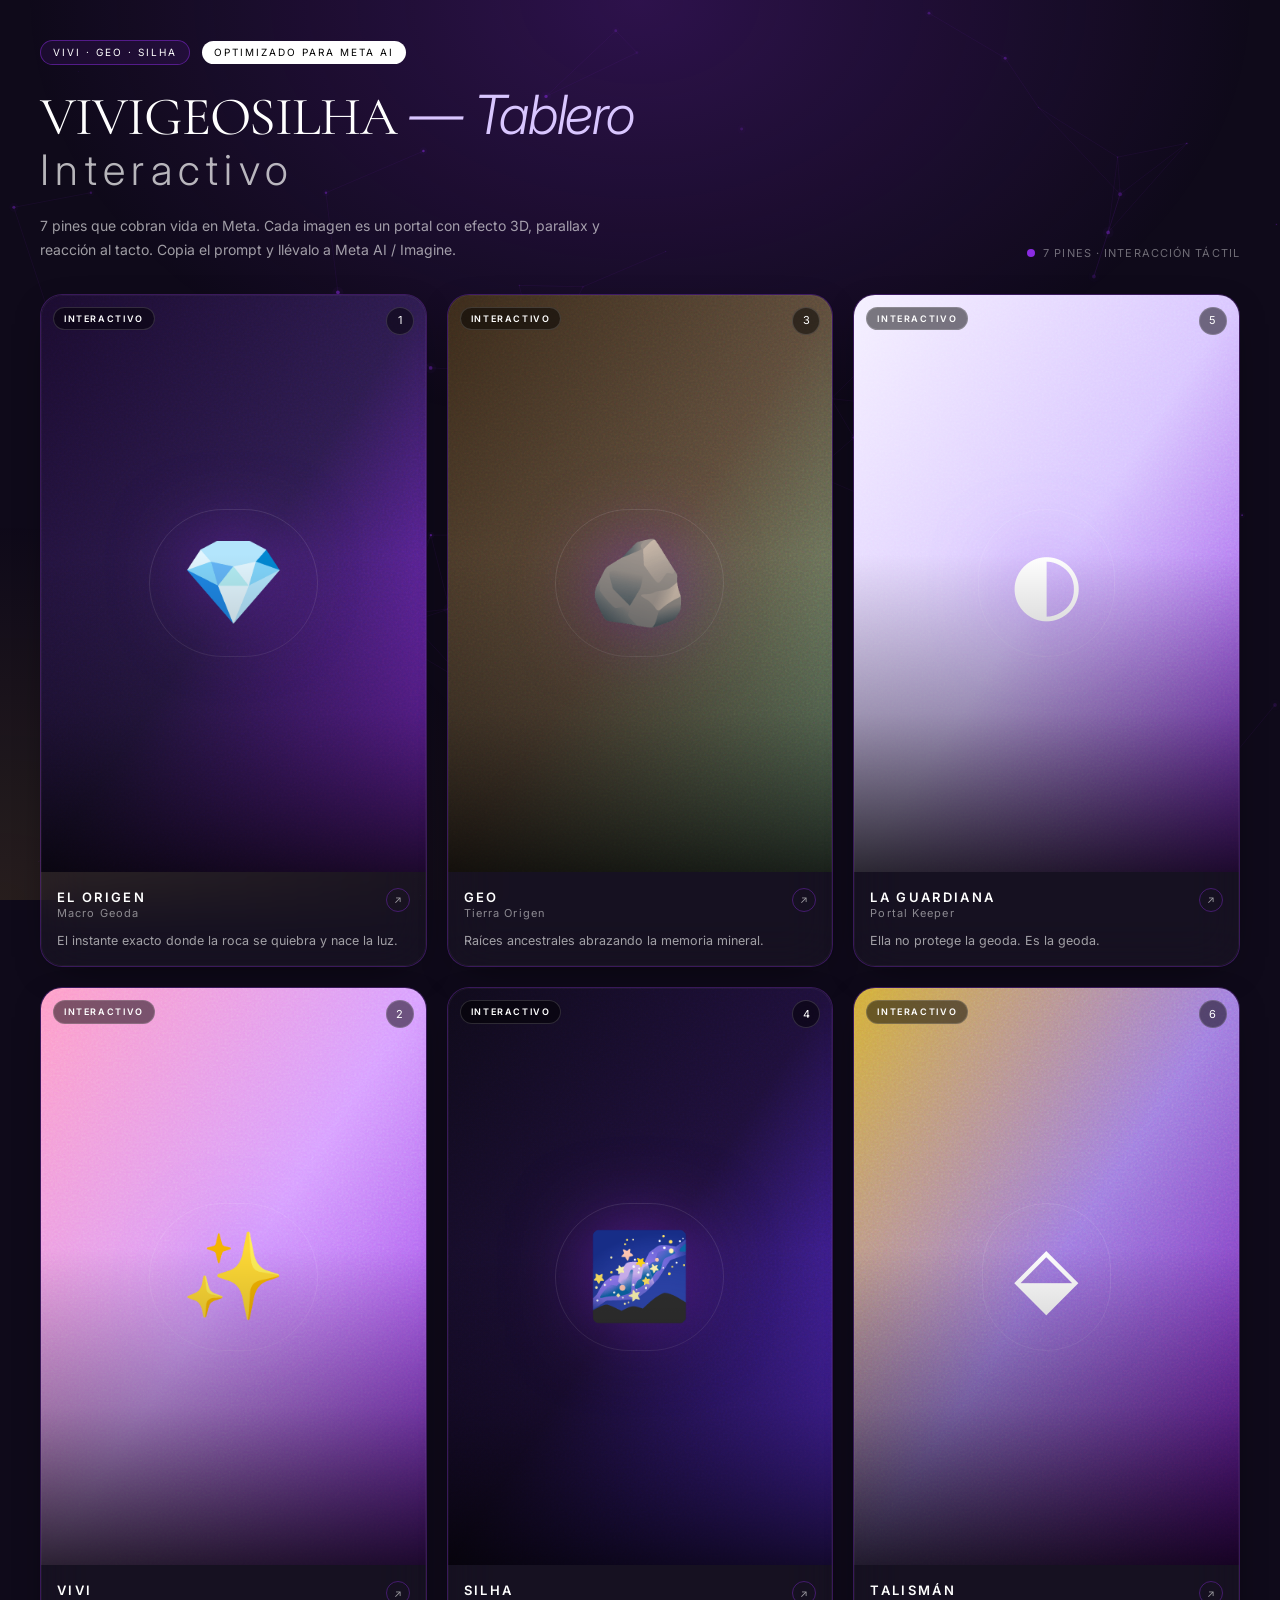
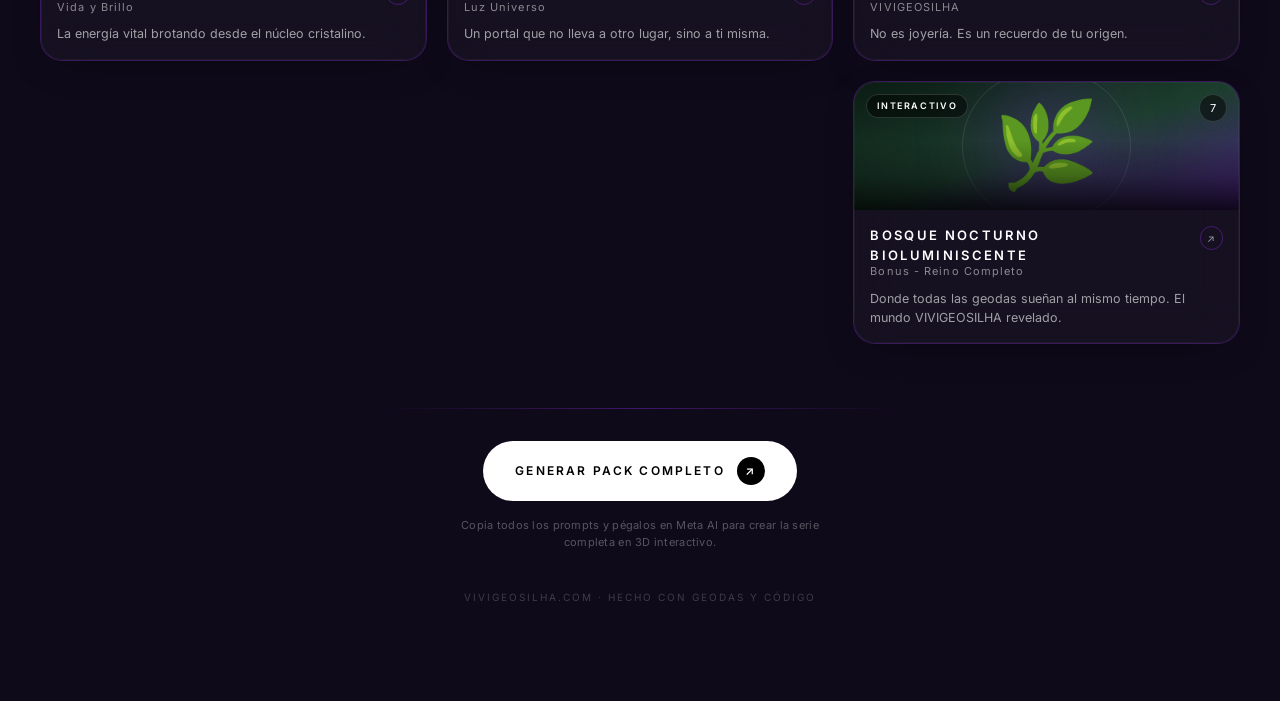
<file: tablero.html.html>
<!DOCTYPE html>
<html lang="en">
<head><style>
@font-face {
  font-family: "Optimistic";
  font-style: normal;
  font-weight: 400 600;
  font-display: swap;
  src: url("/fonts/OptimisticAI_VF_Optimized.woff2") format("woff2");
}
@font-face {
  font-family: "Optimistic Mono";
  font-style: normal;
  font-weight: 400;
  font-display: swap;
  src: url("/fonts/OptimisticMono_W_TextRegular.woff2") format("woff2");
}
:where(html) {
  font-family: "Optimistic", system-ui, sans-serif;
}
:where(code, pre, kbd, samp) {
  font-family: "Optimistic Mono", ui-monospace, monospace;
}
</style>
  <meta charset="UTF-8">
  <meta name="viewport" content="width=device-width, initial-scale=1">
  <title>React Artifact</title>
  <style>*,:after,:before{--tw-border-spacing-x:0;--tw-border-spacing-y:0;--tw-translate-x:0;--tw-translate-y:0;--tw-rotate:0;--tw-skew-x:0;--tw-skew-y:0;--tw-scale-x:1;--tw-scale-y:1;--tw-pan-x: ;--tw-pan-y: ;--tw-pinch-zoom: ;--tw-scroll-snap-strictness:proximity;--tw-gradient-from-position: ;--tw-gradient-via-position: ;--tw-gradient-to-position: ;--tw-ordinal: ;--tw-slashed-zero: ;--tw-numeric-figure: ;--tw-numeric-spacing: ;--tw-numeric-fraction: ;--tw-ring-inset: ;--tw-ring-offset-width:0px;--tw-ring-offset-color:#fff;--tw-ring-color:rgba(59,130,246,.5);--tw-ring-offset-shadow:0 0 #0000;--tw-ring-shadow:0 0 #0000;--tw-shadow:0 0 #0000;--tw-shadow-colored:0 0 #0000;--tw-blur: ;--tw-brightness: ;--tw-contrast: ;--tw-grayscale: ;--tw-hue-rotate: ;--tw-invert: ;--tw-saturate: ;--tw-sepia: ;--tw-drop-shadow: ;--tw-backdrop-blur: ;--tw-backdrop-brightness: ;--tw-backdrop-contrast: ;--tw-backdrop-grayscale: ;--tw-backdrop-hue-rotate: ;--tw-backdrop-invert: ;--tw-backdrop-opacity: ;--tw-backdrop-saturate: ;--tw-backdrop-sepia: ;--tw-contain-size: ;--tw-contain-layout: ;--tw-contain-paint: ;--tw-contain-style: }::backdrop{--tw-border-spacing-x:0;--tw-border-spacing-y:0;--tw-translate-x:0;--tw-translate-y:0;--tw-rotate:0;--tw-skew-x:0;--tw-skew-y:0;--tw-scale-x:1;--tw-scale-y:1;--tw-pan-x: ;--tw-pan-y: ;--tw-pinch-zoom: ;--tw-scroll-snap-strictness:proximity;--tw-gradient-from-position: ;--tw-gradient-via-position: ;--tw-gradient-to-position: ;--tw-ordinal: ;--tw-slashed-zero: ;--tw-numeric-figure: ;--tw-numeric-spacing: ;--tw-numeric-fraction: ;--tw-ring-inset: ;--tw-ring-offset-width:0px;--tw-ring-offset-color:#fff;--tw-ring-color:rgba(59,130,246,.5);--tw-ring-offset-shadow:0 0 #0000;--tw-ring-shadow:0 0 #0000;--tw-shadow:0 0 #0000;--tw-shadow-colored:0 0 #0000;--tw-blur: ;--tw-brightness: ;--tw-contrast: ;--tw-grayscale: ;--tw-hue-rotate: ;--tw-invert: ;--tw-saturate: ;--tw-sepia: ;--tw-drop-shadow: ;--tw-backdrop-blur: ;--tw-backdrop-brightness: ;--tw-backdrop-contrast: ;--tw-backdrop-grayscale: ;--tw-backdrop-hue-rotate: ;--tw-backdrop-invert: ;--tw-backdrop-opacity: ;--tw-backdrop-saturate: ;--tw-backdrop-sepia: ;--tw-contain-size: ;--tw-contain-layout: ;--tw-contain-paint: ;--tw-contain-style: }/*! tailwindcss v3.4.18 | MIT License | https://tailwindcss.com*/*,:after,:before{box-sizing:border-box;border:0 solid #e5e7eb}:after,:before{--tw-content:""}:host,html{line-height:1.5;-webkit-text-size-adjust:100%;-moz-tab-size:4;-o-tab-size:4;tab-size:4;font-family:ui-sans-serif,system-ui,sans-serif,Apple Color Emoji,Segoe UI Emoji,Segoe UI Symbol,Noto Color Emoji;font-feature-settings:normal;font-variation-settings:normal;-webkit-tap-highlight-color:transparent}body{line-height:inherit}hr{height:0;color:inherit;border-top-width:1px}abbr:where([title]){-webkit-text-decoration:underline dotted;text-decoration:underline dotted}h1,h2,h3,h4,h5,h6{font-size:inherit;font-weight:inherit}a{color:inherit;text-decoration:inherit}b,strong{font-weight:bolder}code,kbd,pre,samp{font-family:ui-monospace,SFMono-Regular,Menlo,Monaco,Consolas,Liberation Mono,Courier New,monospace;font-feature-settings:normal;font-variation-settings:normal;font-size:1em}small{font-size:80%}sub,sup{font-size:75%;line-height:0;position:relative;vertical-align:baseline}sub{bottom:-.25em}sup{top:-.5em}table{text-indent:0;border-color:inherit;border-collapse:collapse}button,input,optgroup,select,textarea{font-family:inherit;font-feature-settings:inherit;font-variation-settings:inherit;font-size:100%;font-weight:inherit;line-height:inherit;letter-spacing:inherit;color:inherit;margin:0;padding:0}button,select{text-transform:none}button,input:where([type=button]),input:where([type=reset]),input:where([type=submit]){-webkit-appearance:button;background-color:transparent;background-image:none}:-moz-focusring{outline:auto}:-moz-ui-invalid{box-shadow:none}progress{vertical-align:baseline}::-webkit-inner-spin-button,::-webkit-outer-spin-button{height:auto}[type=search]{-webkit-appearance:textfield;outline-offset:-2px}::-webkit-search-decoration{-webkit-appearance:none}::-webkit-file-upload-button{-webkit-appearance:button;font:inherit}summary{display:list-item}blockquote,dd,dl,figure,h1,h2,h3,h4,h5,h6,hr,p,pre{margin:0}fieldset{margin:0}fieldset,legend{padding:0}menu,ol,ul{list-style:none;margin:0;padding:0}dialog{padding:0}textarea{resize:vertical}input::-moz-placeholder,textarea::-moz-placeholder{opacity:1;color:#9ca3af}input::placeholder,textarea::placeholder{opacity:1;color:#9ca3af}[role=button],button{cursor:pointer}:disabled{cursor:default}audio,canvas,embed,iframe,img,object,svg,video{display:block;vertical-align:middle}img,video{max-width:100%;height:auto}[hidden]:where(:not([hidden=until-found])){display:none}.container{width:100%}@media (min-width:640px){.container{max-width:640px}}@media (min-width:768px){.container{max-width:768px}}@media (min-width:1024px){.container{max-width:1024px}}@media (min-width:1280px){.container{max-width:1280px}}@media (min-width:1536px){.container{max-width:1536px}}.pointer-events-none{pointer-events:none}.fixed{position:fixed}.absolute{position:absolute}.relative{position:relative}.inset-0{inset:0}.inset-x-0{left:0;right:0}.bottom-0{bottom:0}.bottom-4{bottom:1rem}.bottom-5{bottom:1.25rem}.left-1\/2{left:50%}.left-3{left:.75rem}.left-6{left:1.5rem}.right-3{right:.75rem}.right-4{right:1rem}.right-6{right:1.5rem}.top-3{top:.75rem}.top-4{top:1rem}.z-10{z-index:10}.z-50{z-index:50}.col-span-full{grid-column:1/-1}.-m-8{margin:-2rem}.mx-auto{margin-left:auto;margin-right:auto}.-mt-0\.5{margin-top:-.125rem}.mb-2{margin-bottom:.5rem}.mb-3{margin-bottom:.75rem}.mb-5{margin-bottom:1.25rem}.mb-6{margin-bottom:1.5rem}.mb-8{margin-bottom:2rem}.mt-0\.5{margin-top:.125rem}.mt-10{margin-top:2.5rem}.mt-16{margin-top:4rem}.mt-2\.5{margin-top:.625rem}.mt-3{margin-top:.75rem}.mt-4{margin-top:1rem}.mt-5{margin-top:1.25rem}.line-clamp-2{overflow:hidden;display:-webkit-box;-webkit-box-orient:vertical;-webkit-line-clamp:2}.flex{display:flex}.inline-flex{display:inline-flex}.grid{display:grid}.aspect-\[2\/3\]{aspect-ratio:2/3}.aspect-\[21\/9\]{aspect-ratio:21/9}.h-1{height:.25rem}.h-2{height:.5rem}.h-6{height:1.5rem}.h-7{height:1.75rem}.h-9{height:2.25rem}.h-\[220px\]{height:220px}.h-\[55\%\]{height:55%}.h-px{height:1px}.max-h-\[92vh\]{max-height:92vh}.min-h-screen{min-height:100vh}.w-1{width:.25rem}.w-2{width:.5rem}.w-6{width:1.5rem}.w-7{width:1.75rem}.w-9{width:2.25rem}.w-full{width:100%}.max-w-\[1240px\]{max-width:1240px}.max-w-\[380px\]{max-width:380px}.max-w-\[520px\]{max-width:520px}.max-w-\[560px\]{max-width:560px}.shrink-0{flex-shrink:0}.-translate-x-1\/2{--tw-translate-x:-50%}.-translate-x-1\/2,.translate-y-0{transform:translate(var(--tw-translate-x),var(--tw-translate-y)) rotate(var(--tw-rotate)) skewX(var(--tw-skew-x)) skewY(var(--tw-skew-y)) scaleX(var(--tw-scale-x)) scaleY(var(--tw-scale-y))}.translate-y-0{--tw-translate-y:0px}.translate-y-6{--tw-translate-y:1.5rem}.scale-100,.translate-y-6{transform:translate(var(--tw-translate-x),var(--tw-translate-y)) rotate(var(--tw-rotate)) skewX(var(--tw-skew-x)) skewY(var(--tw-skew-y)) scaleX(var(--tw-scale-x)) scaleY(var(--tw-scale-y))}.scale-100{--tw-scale-x:1;--tw-scale-y:1}.scale-\[1\.08\]{--tw-scale-x:1.08;--tw-scale-y:1.08}.scale-\[1\.08\],.transform{transform:translate(var(--tw-translate-x),var(--tw-translate-y)) rotate(var(--tw-rotate)) skewX(var(--tw-skew-x)) skewY(var(--tw-skew-y)) scaleX(var(--tw-scale-x)) scaleY(var(--tw-scale-y))}.animate-\[float_3s_ease-in-out_infinite\]{animation:float 3s ease-in-out infinite}@keyframes pulse{50%{opacity:.5}}.animate-pulse{animation:pulse 2s cubic-bezier(.4,0,.6,1) infinite}@keyframes spin{to{transform:rotate(1turn)}}.animate-spin{animation:spin 1s linear infinite}.cursor-pointer{cursor:pointer}.select-none{-webkit-user-select:none;-moz-user-select:none;user-select:none}.resize{resize:both}.columns-1{-moz-columns:1;column-count:1}.break-inside-avoid{-moz-column-break-inside:avoid;break-inside:avoid}.grid-cols-3{grid-template-columns:repeat(3,minmax(0,1fr))}.flex-col{flex-direction:column}.flex-wrap{flex-wrap:wrap}.place-items-center{place-items:center}.items-start{align-items:flex-start}.items-end{align-items:flex-end}.items-center{align-items:center}.justify-center{justify-content:center}.justify-between{justify-content:space-between}.gap-2{gap:.5rem}.gap-3{gap:.75rem}.gap-4{gap:1rem}.gap-5{gap:1.25rem}.space-y-5>:not([hidden])~:not([hidden]){--tw-space-y-reverse:0;margin-top:calc(1.25rem*(1 - var(--tw-space-y-reverse)));margin-bottom:calc(1.25rem*var(--tw-space-y-reverse))}.overflow-auto{overflow:auto}.overflow-hidden{overflow:hidden}.overflow-x-hidden{overflow-x:hidden}.rounded-2xl{border-radius:1rem}.rounded-\[22px\]{border-radius:22px}.rounded-full{border-radius:9999px}.rounded-xl{border-radius:.75rem}.rounded-t-\[28px\]{border-top-left-radius:28px;border-top-right-radius:28px}.border{border-width:1px}.border-\[\#8A2BE2\]\/30{border-color:rgba(138,43,226,.3)}.border-\[\#8A2BE2\]\/40{border-color:rgba(138,43,226,.4)}.border-\[\#8A2BE2\]\/50{border-color:rgba(138,43,226,.5)}.border-white\/10{border-color:hsla(0,0%,100%,.1)}.border-white\/15{border-color:hsla(0,0%,100%,.15)}.border-white\/20{border-color:hsla(0,0%,100%,.2)}.border-white\/5{border-color:hsla(0,0%,100%,.05)}.border-white\/\[0\.04\]{border-color:hsla(0,0%,100%,.04)}.bg-\[\#0F0A1A\]{--tw-bg-opacity:1;background-color:rgb(15 10 26/var(--tw-bg-opacity,1))}.bg-\[\#0F0A1A\]\/80{background-color:rgba(15,10,26,.8)}.bg-\[\#151022\]{--tw-bg-opacity:1;background-color:rgb(21 16 34/var(--tw-bg-opacity,1))}.bg-\[\#8A2BE2\]{--tw-bg-opacity:1;background-color:rgb(138 43 226/var(--tw-bg-opacity,1))}.bg-\[\#8A2BE2\]\/10{background-color:rgba(138,43,226,.1)}.bg-black{--tw-bg-opacity:1;background-color:rgb(0 0 0/var(--tw-bg-opacity,1))}.bg-black\/40{background-color:rgba(0,0,0,.4)}.bg-black\/50{background-color:rgba(0,0,0,.5)}.bg-black\/60{background-color:rgba(0,0,0,.6)}.bg-white{--tw-bg-opacity:1;background-color:rgb(255 255 255/var(--tw-bg-opacity,1))}.bg-white\/5{background-color:hsla(0,0%,100%,.05)}.bg-white\/80{background-color:hsla(0,0%,100%,.8)}.bg-white\/\[0\.03\]{background-color:hsla(0,0%,100%,.03)}.bg-white\/\[0\.04\]{background-color:hsla(0,0%,100%,.04)}.bg-\[radial-gradient\(80\%_80\%_at_50\%_0\%\2c rgba\(138\2c 43\2c 226\2c 0\.25\)\2c transparent_60\%\)\2c radial-gradient\(60\%_60\%_at_0\%_100\%\2c rgba\(212\2c 175\2c 55\2c 0\.12\)\2c transparent_70\%\)\]{background-image:radial-gradient(80% 80% at 50% 0,rgba(138,43,226,.25),transparent 60%),radial-gradient(60% 60% at 0 100%,rgba(212,175,55,.12),transparent 70%)}.bg-gradient-to-br{background-image:linear-gradient(to bottom right,var(--tw-gradient-stops))}.bg-gradient-to-r{background-image:linear-gradient(to right,var(--tw-gradient-stops))}.bg-gradient-to-t{background-image:linear-gradient(to top,var(--tw-gradient-stops))}.from-\[\#0A1A12\]{--tw-gradient-from:#0a1a12 var(--tw-gradient-from-position);--tw-gradient-to:rgba(10,26,18,0) var(--tw-gradient-to-position);--tw-gradient-stops:var(--tw-gradient-from),var(--tw-gradient-to)}.from-\[\#0F0A1A\]{--tw-gradient-from:#0f0a1a var(--tw-gradient-from-position);--tw-gradient-to:rgba(15,10,26,0) var(--tw-gradient-to-position);--tw-gradient-stops:var(--tw-gradient-from),var(--tw-gradient-to)}.from-\[\#151022\]{--tw-gradient-from:#151022 var(--tw-gradient-from-position);--tw-gradient-to:rgba(21,16,34,0) var(--tw-gradient-to-position);--tw-gradient-stops:var(--tw-gradient-from),var(--tw-gradient-to)}.from-\[\#1a0b2e\]{--tw-gradient-from:#1a0b2e var(--tw-gradient-from-position);--tw-gradient-to:rgba(26,11,46,0) var(--tw-gradient-to-position);--tw-gradient-stops:var(--tw-gradient-from),var(--tw-gradient-to)}.from-\[\#3A2A1A\]{--tw-gradient-from:#3a2a1a var(--tw-gradient-from-position);--tw-gradient-to:rgba(58,42,26,0) var(--tw-gradient-to-position);--tw-gradient-stops:var(--tw-gradient-from),var(--tw-gradient-to)}.from-\[\#D4AF37\]{--tw-gradient-from:#d4af37 var(--tw-gradient-from-position);--tw-gradient-to:rgba(212,175,55,0) var(--tw-gradient-to-position);--tw-gradient-stops:var(--tw-gradient-from),var(--tw-gradient-to)}.from-\[\#D9C6FF\]{--tw-gradient-from:#d9c6ff var(--tw-gradient-from-position);--tw-gradient-to:rgba(217,198,255,0) var(--tw-gradient-to-position);--tw-gradient-stops:var(--tw-gradient-from),var(--tw-gradient-to)}.from-\[\#F5F0FF\]{--tw-gradient-from:#f5f0ff var(--tw-gradient-from-position);--tw-gradient-to:rgba(245,240,255,0) var(--tw-gradient-to-position);--tw-gradient-stops:var(--tw-gradient-from),var(--tw-gradient-to)}.from-\[\#FF9EC7\]{--tw-gradient-from:#ff9ec7 var(--tw-gradient-from-position);--tw-gradient-to:rgba(255,158,199,0) var(--tw-gradient-to-position);--tw-gradient-stops:var(--tw-gradient-from),var(--tw-gradient-to)}.from-black\/80{--tw-gradient-from:rgba(0,0,0,.8) var(--tw-gradient-from-position);--tw-gradient-to:transparent var(--tw-gradient-to-position);--tw-gradient-stops:var(--tw-gradient-from),var(--tw-gradient-to)}.from-transparent{--tw-gradient-from:transparent var(--tw-gradient-from-position);--tw-gradient-to:transparent var(--tw-gradient-to-position);--tw-gradient-stops:var(--tw-gradient-from),var(--tw-gradient-to)}.via-\[\#1A3A2A\]{--tw-gradient-to:rgba(26,58,42,0) var(--tw-gradient-to-position);--tw-gradient-stops:var(--tw-gradient-from),#1a3a2a var(--tw-gradient-via-position),var(--tw-gradient-to)}.via-\[\#1E0F3A\]{--tw-gradient-to:rgba(30,15,58,0) var(--tw-gradient-to-position);--tw-gradient-stops:var(--tw-gradient-from),#1e0f3a var(--tw-gradient-via-position),var(--tw-gradient-to)}.via-\[\#2D1B4E\]{--tw-gradient-to:rgba(45,27,78,0) var(--tw-gradient-to-position);--tw-gradient-stops:var(--tw-gradient-from),#2d1b4e var(--tw-gradient-via-position),var(--tw-gradient-to)}.via-\[\#5C4B3A\]{--tw-gradient-to:rgba(92,75,58,0) var(--tw-gradient-to-position);--tw-gradient-stops:var(--tw-gradient-from),#5c4b3a var(--tw-gradient-via-position),var(--tw-gradient-to)}.via-\[\#8A2BE2\]\/40{--tw-gradient-to:rgba(138,43,226,0) var(--tw-gradient-to-position);--tw-gradient-stops:var(--tw-gradient-from),rgba(138,43,226,.4) var(--tw-gradient-via-position),var(--tw-gradient-to)}.via-\[\#A17FE0\]{--tw-gradient-to:rgba(161,127,224,0) var(--tw-gradient-to-position);--tw-gradient-stops:var(--tw-gradient-from),#a17fe0 var(--tw-gradient-via-position),var(--tw-gradient-to)}.via-\[\#D8A0FF\]{--tw-gradient-to:rgba(216,160,255,0) var(--tw-gradient-to-position);--tw-gradient-stops:var(--tw-gradient-from),#d8a0ff var(--tw-gradient-via-position),var(--tw-gradient-to)}.via-\[\#D9C6FF\]{--tw-gradient-to:rgba(217,198,255,0) var(--tw-gradient-to-position);--tw-gradient-stops:var(--tw-gradient-from),#d9c6ff var(--tw-gradient-via-position),var(--tw-gradient-to)}.via-black\/30{--tw-gradient-to:transparent var(--tw-gradient-to-position);--tw-gradient-stops:var(--tw-gradient-from),rgba(0,0,0,.3) var(--tw-gradient-via-position),var(--tw-gradient-to)}.to-\[\#4A2080\]{--tw-gradient-to:#4a2080 var(--tw-gradient-to-position)}.to-\[\#5D2DE6\]{--tw-gradient-to:#5d2de6 var(--tw-gradient-to-position)}.to-\[\#6A0DAD\]{--tw-gradient-to:#6a0dad var(--tw-gradient-to-position)}.to-\[\#7A9E7E\]{--tw-gradient-to:#7a9e7e var(--tw-gradient-to-position)}.to-\[\#8A2BE2\]{--tw-gradient-to:#8a2be2 var(--tw-gradient-to-position)}.to-transparent{--tw-gradient-to:transparent var(--tw-gradient-to-position)}.p-0{padding:0}.p-3{padding:.75rem}.p-4{padding:1rem}.p-6{padding:1.5rem}.px-2{padding-left:.5rem;padding-right:.5rem}.px-2\.5{padding-left:.625rem;padding-right:.625rem}.px-3{padding-left:.75rem;padding-right:.75rem}.px-4{padding-left:1rem;padding-right:1rem}.px-6{padding-left:1.5rem;padding-right:1.5rem}.px-8{padding-left:2rem;padding-right:2rem}.py-1{padding-top:.25rem;padding-bottom:.25rem}.py-1\.5{padding-top:.375rem;padding-bottom:.375rem}.py-2{padding-top:.5rem;padding-bottom:.5rem}.py-3{padding-top:.75rem;padding-bottom:.75rem}.py-4{padding-top:1rem;padding-bottom:1rem}.pb-24{padding-bottom:6rem}.pb-8{padding-bottom:2rem}.pt-10{padding-top:2.5rem}.text-center{text-align:center}.font-mono{font-family:ui-monospace,SFMono-Regular,Menlo,Monaco,Consolas,Liberation Mono,Courier New,monospace}.font-serif{font-family:ui-serif,Georgia,Cambria,Times New Roman,Times,serif}.text-\[10px\]{font-size:10px}.text-\[11px\]{font-size:11px}.text-\[12\.5px\]{font-size:12.5px}.text-\[12px\]{font-size:12px}.text-\[13\.5px\]{font-size:13.5px}.text-\[13px\]{font-size:13px}.text-\[24px\]{font-size:24px}.text-\[26px\]{font-size:26px}.text-\[32px\]{font-size:32px}.text-\[68px\]{font-size:68px}.text-\[96px\]{font-size:96px}.text-\[9px\]{font-size:9px}.font-light{font-weight:300}.font-medium{font-weight:500}.font-semibold{font-weight:600}.italic{font-style:italic}.leading-5{line-height:1.25rem}.leading-6{line-height:1.5rem}.leading-\[0\.95\]{line-height:.95}.leading-\[1\.5\]{line-height:1.5}.leading-none{line-height:1}.tracking-\[-0\.02em\]{letter-spacing:-.02em}.tracking-\[0\.15em\]{letter-spacing:.15em}.tracking-\[0\.18em\]{letter-spacing:.18em}.tracking-\[0\.1em\]{letter-spacing:.1em}.tracking-\[0\.2em\]{letter-spacing:.2em}.tracking-wide{letter-spacing:.025em}.tracking-widest{letter-spacing:.1em}.text-\[\#D9C6FF\]{--tw-text-opacity:1;color:rgb(217 198 255/var(--tw-text-opacity,1))}.text-black{--tw-text-opacity:1;color:rgb(0 0 0/var(--tw-text-opacity,1))}.text-white{--tw-text-opacity:1;color:rgb(255 255 255/var(--tw-text-opacity,1))}.text-white\/20{color:hsla(0,0%,100%,.2)}.text-white\/30{color:hsla(0,0%,100%,.3)}.text-white\/40{color:hsla(0,0%,100%,.4)}.text-white\/50{color:hsla(0,0%,100%,.5)}.text-white\/60{color:hsla(0,0%,100%,.6)}.text-white\/70{color:hsla(0,0%,100%,.7)}.text-white\/80{color:hsla(0,0%,100%,.8)}.opacity-0{opacity:0}.opacity-100{opacity:1}.opacity-\[0\.25\]{opacity:.25}.mix-blend-overlay{mix-blend-mode:overlay}.shadow-\[0_0_0_1px_rgba\(138\2c 43\2c 226\2c 0\.2\)\2c 0_40px_120px_-20px_rgba\(138\2c 43\2c 226\2c 0\.6\)\]{--tw-shadow:0 0 0 1px rgba(138,43,226,.2),0 40px 120px -20px rgba(138,43,226,.6);--tw-shadow-colored:0 0 0 1px var(--tw-shadow-color),0 40px 120px -20px var(--tw-shadow-color);box-shadow:var(--tw-ring-offset-shadow,0 0 #0000),var(--tw-ring-shadow,0 0 #0000),var(--tw-shadow)}.shadow-\[0_8px_24px_rgba\(0\2c 0\2c 0\2c 0\.4\)\]{--tw-shadow:0 8px 24px rgba(0,0,0,.4);--tw-shadow-colored:0 8px 24px var(--tw-shadow-color);box-shadow:var(--tw-ring-offset-shadow,0 0 #0000),var(--tw-ring-shadow,0 0 #0000),var(--tw-shadow)}.ring{--tw-ring-offset-shadow:var(--tw-ring-inset) 0 0 0 var(--tw-ring-offset-width) var(--tw-ring-offset-color);--tw-ring-shadow:var(--tw-ring-inset) 0 0 0 calc(3px + var(--tw-ring-offset-width)) var(--tw-ring-color);box-shadow:var(--tw-ring-offset-shadow),var(--tw-ring-shadow),var(--tw-shadow,0 0 #0000)}.drop-shadow-\[0_0_40px_rgba\(138\2c 43\2c 226\2c 0\.6\)\]{--tw-drop-shadow:drop-shadow(0 0 40px rgba(138,43,226,.6))}.drop-shadow-\[0_0_40px_rgba\(138\2c 43\2c 226\2c 0\.6\)\],.filter{filter:var(--tw-blur) var(--tw-brightness) var(--tw-contrast) var(--tw-grayscale) var(--tw-hue-rotate) var(--tw-invert) var(--tw-saturate) var(--tw-sepia) var(--tw-drop-shadow)}.backdrop-blur{--tw-backdrop-blur:blur(8px);backdrop-filter:var(--tw-backdrop-blur) var(--tw-backdrop-brightness) var(--tw-backdrop-contrast) var(--tw-backdrop-grayscale) var(--tw-backdrop-hue-rotate) var(--tw-backdrop-invert) var(--tw-backdrop-opacity) var(--tw-backdrop-saturate) var(--tw-backdrop-sepia)}.backdrop-blur-\[12px\],.backdrop-blur-md{--tw-backdrop-blur:blur(12px)}.backdrop-blur-\[12px\],.backdrop-blur-md,.backdrop-blur-xl{backdrop-filter:var(--tw-backdrop-blur) var(--tw-backdrop-brightness) var(--tw-backdrop-contrast) var(--tw-backdrop-grayscale) var(--tw-backdrop-hue-rotate) var(--tw-backdrop-invert) var(--tw-backdrop-opacity) var(--tw-backdrop-saturate) var(--tw-backdrop-sepia)}.backdrop-blur-xl{--tw-backdrop-blur:blur(24px)}.transition-all{transition-property:all;transition-timing-function:cubic-bezier(.4,0,.2,1);transition-duration:.15s}.transition-opacity{transition-property:opacity;transition-timing-function:cubic-bezier(.4,0,.2,1);transition-duration:.15s}.transition-transform{transition-property:transform;transition-timing-function:cubic-bezier(.4,0,.2,1);transition-duration:.15s}.duration-500{transition-duration:.5s}.duration-\[1200ms\]{transition-duration:1.2s}#root,body,html{min-height:100%}body{margin:0;font-family:Inter,ui-sans-serif,system-ui,-apple-system,BlinkMacSystemFont,Segoe UI,sans-serif}[role=button]:not([aria-disabled=true]),button:not(:disabled),label[for],select:not(:disabled),summary{cursor:pointer}.selection\:bg-\[\#8A2BE2\]\/30 ::-moz-selection{background-color:rgba(138,43,226,.3)}.selection\:bg-\[\#8A2BE2\]\/30 ::selection{background-color:rgba(138,43,226,.3)}.selection\:bg-\[\#8A2BE2\]\/30::-moz-selection{background-color:rgba(138,43,226,.3)}.selection\:bg-\[\#8A2BE2\]\/30::selection{background-color:rgba(138,43,226,.3)}.group:hover .group-hover\:rotate-45{--tw-rotate:45deg;transform:translate(var(--tw-translate-x),var(--tw-translate-y)) rotate(var(--tw-rotate)) skewX(var(--tw-skew-x)) skewY(var(--tw-skew-y)) scaleX(var(--tw-scale-x)) scaleY(var(--tw-scale-y))}.group:hover .group-hover\:opacity-20{opacity:.2}@media (min-width:768px){.md\:pointer-events-auto{pointer-events:auto}.md\:aspect-\[3\/1\]{aspect-ratio:3/1}.md\:h-\[300px\]{height:300px}.md\:max-h-\[86vh\]{max-height:86vh}.md\:max-w-\[720px\]{max-width:720px}.md\:columns-2{-moz-columns:2;column-count:2}.md\:items-center{align-items:center}.md\:rounded-\[28px\]{border-radius:28px}.md\:p-6{padding:1.5rem}.md\:px-10{padding-left:2.5rem;padding-right:2.5rem}.md\:text-\[14px\]{font-size:14px}.md\:text-\[30px\]{font-size:30px}.md\:text-\[42px\]{font-size:42px}.md\:text-\[54px\]{font-size:54px}.md\:text-\[84px\]{font-size:84px}}@media (min-width:1024px){.lg\:col-span-3{grid-column:span 3/span 3}.lg\:columns-3{-moz-columns:3;column-count:3}}</style>
</head>
<body>
  <div id="root"></div>
  
  <script type="module">var $c=Object.create;var{getPrototypeOf:Hc,defineProperty:Tl,getOwnPropertyNames:Qc}=Object;var jc=Object.prototype.hasOwnProperty;var vn=(e,n,t)=>{t=e!=null?$c(Hc(e)):{};let r=n||!e||!e.__esModule?Tl(t,"default",{value:e,enumerable:!0}):t;for(let l of Qc(e))if(!jc.call(r,l))Tl(r,l,{get:()=>e[l],enumerable:!0});return r};var ir=(e,n)=>()=>(n||e((n={exports:{}}).exports,n),n.exports);var Kc=(e,n)=>{for(var t in n)Tl(e,t,{get:n[t],enumerable:!0,configurable:!0,set:(r)=>n[t]=()=>r})};var Yc=(e,n)=>()=>(e&&(n=e(e=0)),n);var ft=ir((cf)=>{var ct=Symbol.for("react.element"),Xc=Symbol.for("react.portal"),Gc=Symbol.for("react.fragment"),Zc=Symbol.for("react.strict_mode"),Jc=Symbol.for("react.profiler"),qc=Symbol.for("react.provider"),bc=Symbol.for("react.context"),ef=Symbol.for("react.forward_ref"),nf=Symbol.for("react.suspense"),tf=Symbol.for("react.memo"),rf=Symbol.for("react.lazy"),bu=Symbol.iterator;function lf(e){if(e===null||typeof e!=="object")return null;return e=bu&&e[bu]||e["@@iterator"],typeof e==="function"?e:null}var ti={isMounted:function(){return!1},enqueueForceUpdate:function(){},enqueueReplaceState:function(){},enqueueSetState:function(){}},ri=Object.assign,li={};function Mn(e,n,t){this.props=e,this.context=n,this.refs=li,this.updater=t||ti}Mn.prototype.isReactComponent={};Mn.prototype.setState=function(e,n){if(typeof e!=="object"&&typeof e!=="function"&&e!=null)throw Error("setState(...): takes an object of state variables to update or a function which returns an object of state variables.");this.updater.enqueueSetState(this,e,n,"setState")};Mn.prototype.forceUpdate=function(e){this.updater.enqueueForceUpdate(this,e,"forceUpdate")};function oi(){}oi.prototype=Mn.prototype;function Rl(e,n,t){this.props=e,this.context=n,this.refs=li,this.updater=t||ti}var Il=Rl.prototype=new oi;Il.constructor=Rl;ri(Il,Mn.prototype);Il.isPureReactComponent=!0;var ei=Array.isArray,ui=Object.prototype.hasOwnProperty,Ml={current:null},ii={key:!0,ref:!0,__self:!0,__source:!0};function si(e,n,t){var r,l={},o=null,u=null;if(n!=null)for(r in n.ref!==void 0&&(u=n.ref),n.key!==void 0&&(o=""+n.key),n)ui.call(n,r)&&!ii.hasOwnProperty(r)&&(l[r]=n[r]);var i=arguments.length-2;if(i===1)l.children=t;else if(1<i){for(var s=Array(i),c=0;c<i;c++)s[c]=arguments[c+2];l.children=s}if(e&&e.defaultProps)for(r in i=e.defaultProps,i)l[r]===void 0&&(l[r]=i[r]);return{$$typeof:ct,type:e,key:o,ref:u,props:l,_owner:Ml.current}}function of(e,n){return{$$typeof:ct,type:e.type,key:n,ref:e.ref,props:e.props,_owner:e._owner}}function Fl(e){return typeof e==="object"&&e!==null&&e.$$typeof===ct}function uf(e){var n={"=":"=0",":":"=2"};return"$"+e.replace(/[=:]/g,function(t){return n[t]})}var ni=/\/+/g;function Ll(e,n){return typeof e==="object"&&e!==null&&e.key!=null?uf(""+e.key):n.toString(36)}function ar(e,n,t,r,l){var o=typeof e;if(o==="undefined"||o==="boolean")e=null;var u=!1;if(e===null)u=!0;else switch(o){case"string":case"number":u=!0;break;case"object":switch(e.$$typeof){case ct:case Xc:u=!0}}if(u)return u=e,l=l(u),e=r===""?"."+Ll(u,0):r,ei(l)?(t="",e!=null&&(t=e.replace(ni,"$&/")+"/"),ar(l,n,t,"",function(c){return c})):l!=null&&(Fl(l)&&(l=of(l,t+(!l.key||u&&u.key===l.key?"":(""+l.key).replace(ni,"$&/")+"/")+e)),n.push(l)),1;if(u=0,r=r===""?".":r+":",ei(e))for(var i=0;i<e.length;i++){o=e[i];var s=r+Ll(o,i);u+=ar(o,n,t,s,l)}else if(s=lf(e),typeof s==="function")for(e=s.call(e),i=0;!(o=e.next()).done;)o=o.value,s=r+Ll(o,i++),u+=ar(o,n,t,s,l);else if(o==="object")throw n=String(e),Error("Objects are not valid as a React child (found: "+(n==="[object Object]"?"object with keys {"+Object.keys(e).join(", ")+"}":n)+"). If you meant to render a collection of children, use an array instead.");return u}function sr(e,n,t){if(e==null)return e;var r=[],l=0;return ar(e,r,"","",function(o){return n.call(t,o,l++)}),r}function sf(e){if(e._status===-1){var n=e._result;n=n(),n.then(function(t){if(e._status===0||e._status===-1)e._status=1,e._result=t},function(t){if(e._status===0||e._status===-1)e._status=2,e._result=t}),e._status===-1&&(e._status=0,e._result=n)}if(e._status===1)return e._result.default;throw e._result}var te={current:null},cr={transition:null},af={ReactCurrentDispatcher:te,ReactCurrentBatchConfig:cr,ReactCurrentOwner:Ml};function ai(){throw Error("act(...) is not supported in production builds of React.")}cf.Children={map:sr,forEach:function(e,n,t){sr(e,function(){n.apply(this,arguments)},t)},count:function(e){var n=0;return sr(e,function(){n++}),n},toArray:function(e){return sr(e,function(n){return n})||[]},only:function(e){if(!Fl(e))throw Error("React.Children.only expected to receive a single React element child.");return e}};cf.Component=Mn;cf.Fragment=Gc;cf.Profiler=Jc;cf.PureComponent=Rl;cf.StrictMode=Zc;cf.Suspense=nf;cf.__SECRET_INTERNALS_DO_NOT_USE_OR_YOU_WILL_BE_FIRED=af;cf.act=ai;cf.cloneElement=function(e,n,t){if(e===null||e===void 0)throw Error("React.cloneElement(...): The argument must be a React element, but you passed "+e+".");var r=ri({},e.props),l=e.key,o=e.ref,u=e._owner;if(n!=null){if(n.ref!==void 0&&(o=n.ref,u=Ml.current),n.key!==void 0&&(l=""+n.key),e.type&&e.type.defaultProps)var i=e.type.defaultProps;for(s in n)ui.call(n,s)&&!ii.hasOwnProperty(s)&&(r[s]=n[s]===void 0&&i!==void 0?i[s]:n[s])}var s=arguments.length-2;if(s===1)r.children=t;else if(1<s){i=Array(s);for(var c=0;c<s;c++)i[c]=arguments[c+2];r.children=i}return{$$typeof:ct,type:e.type,key:l,ref:o,props:r,_owner:u}};cf.createContext=function(e){return e={$$typeof:bc,_currentValue:e,_currentValue2:e,_threadCount:0,Provider:null,Consumer:null,_defaultValue:null,_globalName:null},e.Provider={$$typeof:qc,_context:e},e.Consumer=e};cf.createElement=si;cf.createFactory=function(e){var n=si.bind(null,e);return n.type=e,n};cf.createRef=function(){return{current:null}};cf.forwardRef=function(e){return{$$typeof:ef,render:e}};cf.isValidElement=Fl;cf.lazy=function(e){return{$$typeof:rf,_payload:{_status:-1,_result:e},_init:sf}};cf.memo=function(e,n){return{$$typeof:tf,type:e,compare:n===void 0?null:n}};cf.startTransition=function(e){var n=cr.transition;cr.transition={};try{e()}finally{cr.transition=n}};cf.unstable_act=ai;cf.useCallback=function(e,n){return te.current.useCallback(e,n)};cf.useContext=function(e){return te.current.useContext(e)};cf.useDebugValue=function(){};cf.useDeferredValue=function(e){return te.current.useDeferredValue(e)};cf.useEffect=function(e,n){return te.current.useEffect(e,n)};cf.useId=function(){return te.current.useId()};cf.useImperativeHandle=function(e,n,t){return te.current.useImperativeHandle(e,n,t)};cf.useInsertionEffect=function(e,n){return te.current.useInsertionEffect(e,n)};cf.useLayoutEffect=function(e,n){return te.current.useLayoutEffect(e,n)};cf.useMemo=function(e,n){return te.current.useMemo(e,n)};cf.useReducer=function(e,n,t){return te.current.useReducer(e,n,t)};cf.useRef=function(e){return te.current.useRef(e)};cf.useState=function(e){return te.current.useState(e)};cf.useSyncExternalStore=function(e,n,t){return te.current.useSyncExternalStore(e,n,t)};cf.useTransition=function(){return te.current.useTransition()};cf.version="18.3.1"});var vi=ir((Xf)=>{function Dl(e,n){var t=e.length;e.push(n);e:for(;0<t;){var r=t-1>>>1,l=e[r];if(0<fr(l,n))e[r]=n,e[t]=l,t=r;else break e}}function Ee(e){return e.length===0?null:e[0]}function hr(e){if(e.length===0)return null;var n=e[0],t=e.pop();if(t!==n){e[0]=t;e:for(var r=0,l=e.length,o=l>>>1;r<o;){var u=2*(r+1)-1,i=e[u],s=u+1,c=e[s];if(0>fr(i,t))s<l&&0>fr(c,i)?(e[r]=c,e[s]=t,r=s):(e[r]=i,e[u]=t,r=u);else if(s<l&&0>fr(c,t))e[r]=c,e[s]=t,r=s;else break e}}return n}function fr(e,n){var t=e.sortIndex-n.sortIndex;return t!==0?t:e.id-n.id}if(typeof performance==="object"&&typeof performance.now==="function")Ul=performance,Xf.unstable_now=function(){return Ul.now()};else dr=Date,Vl=dr.now(),Xf.unstable_now=function(){return dr.now()-Vl};var Ul,dr,Vl,Le=[],Ye=[],Yf=1,he=null,J=3,vr=!1,yn=!1,pt=!1,fi=typeof setTimeout==="function"?setTimeout:null,di=typeof clearTimeout==="function"?clearTimeout:null,ci=typeof setImmediate<"u"?setImmediate:null;typeof navigator<"u"&&navigator.scheduling!==void 0&&navigator.scheduling.isInputPending!==void 0&&navigator.scheduling.isInputPending.bind(navigator.scheduling);function Al(e){for(var n=Ee(Ye);n!==null;){if(n.callback===null)hr(Ye);else if(n.startTime<=e)hr(Ye),n.sortIndex=n.expirationTime,Dl(Le,n);else break;n=Ee(Ye)}}function Wl(e){if(pt=!1,Al(e),!yn)if(Ee(Le)!==null)yn=!0,Hl($l);else{var n=Ee(Ye);n!==null&&Ql(Wl,n.startTime-e)}}function $l(e,n){yn=!1,pt&&(pt=!1,di(mt),mt=-1),vr=!0;var t=J;try{Al(n);for(he=Ee(Le);he!==null&&(!(he.expirationTime>n)||e&&!hi());){var r=he.callback;if(typeof r==="function"){he.callback=null,J=he.priorityLevel;var l=r(he.expirationTime<=n);n=Xf.unstable_now(),typeof l==="function"?he.callback=l:he===Ee(Le)&&hr(Le),Al(n)}else hr(Le);he=Ee(Le)}if(he!==null)var o=!0;else{var u=Ee(Ye);u!==null&&Ql(Wl,u.startTime-n),o=!1}return o}finally{he=null,J=t,vr=!1}}var yr=!1,pr=null,mt=-1,pi=5,mi=-1;function hi(){return Xf.unstable_now()-mi<pi?!1:!0}function Ol(){if(pr!==null){var e=Xf.unstable_now();mi=e;var n=!0;try{n=pr(!0,e)}finally{n?dt():(yr=!1,pr=null)}}else yr=!1}var dt;if(typeof ci==="function")dt=function(){ci(Ol)};else if(typeof MessageChannel<"u")mr=new MessageChannel,Bl=mr.port2,mr.port1.onmessage=Ol,dt=function(){Bl.postMessage(null)};else dt=function(){fi(Ol,0)};var mr,Bl;function Hl(e){pr=e,yr||(yr=!0,dt())}function Ql(e,n){mt=fi(function(){e(Xf.unstable_now())},n)}Xf.unstable_IdlePriority=5;Xf.unstable_ImmediatePriority=1;Xf.unstable_LowPriority=4;Xf.unstable_NormalPriority=3;Xf.unstable_Profiling=null;Xf.unstable_UserBlockingPriority=2;Xf.unstable_cancelCallback=function(e){e.callback=null};Xf.unstable_continueExecution=function(){yn||vr||(yn=!0,Hl($l))};Xf.unstable_forceFrameRate=function(e){0>e||125<e?console.error("forceFrameRate takes a positive int between 0 and 125, forcing frame rates higher than 125 fps is not supported"):pi=0<e?Math.floor(1000/e):5};Xf.unstable_getCurrentPriorityLevel=function(){return J};Xf.unstable_getFirstCallbackNode=function(){return Ee(Le)};Xf.unstable_next=function(e){switch(J){case 1:case 2:case 3:var n=3;break;default:n=J}var t=J;J=n;try{return e()}finally{J=t}};Xf.unstable_pauseExecution=function(){};Xf.unstable_requestPaint=function(){};Xf.unstable_runWithPriority=function(e,n){switch(e){case 1:case 2:case 3:case 4:case 5:break;default:e=3}var t=J;J=e;try{return n()}finally{J=t}};Xf.unstable_scheduleCallback=function(e,n,t){var r=Xf.unstable_now();switch(typeof t==="object"&&t!==null?(t=t.delay,t=typeof t==="number"&&0<t?r+t:r):t=r,e){case 1:var l=-1;break;case 2:l=250;break;case 5:l=1073741823;break;case 4:l=1e4;break;default:l=5000}return l=t+l,e={id:Yf++,callback:n,priorityLevel:e,startTime:t,expirationTime:l,sortIndex:-1},t>r?(e.sortIndex=t,Dl(Ye,e),Ee(Le)===null&&e===Ee(Ye)&&(pt?(di(mt),mt=-1):pt=!0,Ql(Wl,t-r))):(e.sortIndex=l,Dl(Le,e),yn||vr||(yn=!0,Hl($l))),e};Xf.unstable_shouldYield=hi;Xf.unstable_wrapCallback=function(e){var n=J;return function(){var t=J;J=n;try{return e.apply(this,arguments)}finally{J=t}}}});var Ju={};Kc(Ju,{version:()=>Lc,unstable_renderSubtreeIntoContainer:()=>Tc,unstable_batchedUpdates:()=>zc,unmountComponentAtNode:()=>Pc,render:()=>Nc,hydrateRoot:()=>xc,hydrate:()=>_c,flushSync:()=>Cc,findDOMNode:()=>Ec,createRoot:()=>kc,createPortal:()=>Sc,__SECRET_INTERNALS_DO_NOT_USE_OR_YOU_WILL_BE_FIRED:()=>wc});function v(e){for(var n="https://reactjs.org/docs/error-decoder.html?invariant="+e,t=1;t<arguments.length;t++)n+="&args[]="+encodeURIComponent(arguments[t]);return"Minified React error #"+e+"; visit "+n+" for the full message or use the non-minified dev environment for full errors and additional helpful warnings."}function Rn(e,n){nt(e,n),nt(e+"Capture",n)}function nt(e,n){At[e]=n;for(e=0;e<n.length;e++)Es.add(n[e])}function md(e){if(po.call(gi,e))return!0;if(po.call(yi,e))return!1;if(pd.test(e))return gi[e]=!0;return yi[e]=!0,!1}function hd(e,n,t,r){if(t!==null&&t.type===0)return!1;switch(typeof n){case"function":case"symbol":return!0;case"boolean":if(r)return!1;if(t!==null)return!t.acceptsBooleans;return e=e.toLowerCase().slice(0,5),e!=="data-"&&e!=="aria-";default:return!1}}function vd(e,n,t,r){if(n===null||typeof n>"u"||hd(e,n,t,r))return!0;if(r)return!1;if(t!==null)switch(t.type){case 3:return!n;case 4:return n===!1;case 5:return isNaN(n);case 6:return isNaN(n)||1>n}return!1}function oe(e,n,t,r,l,o,u){this.acceptsBooleans=n===2||n===3||n===4,this.attributeName=r,this.attributeNamespace=l,this.mustUseProperty=t,this.propertyName=e,this.type=n,this.sanitizeURL=o,this.removeEmptyString=u}function su(e){return e[1].toUpperCase()}function au(e,n,t,r){var l=Z.hasOwnProperty(n)?Z[n]:null;if(l!==null?l.type!==0:r||!(2<n.length)||n[0]!=="o"&&n[0]!=="O"||n[1]!=="n"&&n[1]!=="N")vd(n,t,l,r)&&(t=null),r||l===null?md(n)&&(t===null?e.removeAttribute(n):e.setAttribute(n,""+t)):l.mustUseProperty?e[l.propertyName]=t===null?l.type===3?!1:"":t:(n=l.attributeName,r=l.attributeNamespace,t===null?e.removeAttribute(n):(l=l.type,t=l===3||l===4&&t===!0?"":""+t,r?e.setAttributeNS(r,n,t):e.setAttribute(n,t)))}function ht(e){if(e===null||typeof e!=="object")return null;return e=wi&&e[wi]||e["@@iterator"],typeof e==="function"?e:null}function Et(e){if(jl===void 0)try{throw Error()}catch(t){var n=t.stack.trim().match(/\n( *(at )?)/);jl=n&&n[1]||""}return`
`+jl+e}function Yl(e,n){if(!e||Kl)return"";Kl=!0;var t=Error.prepareStackTrace;Error.prepareStackTrace=void 0;try{if(n)if(n=function(){throw Error()},Object.defineProperty(n.prototype,"props",{set:function(){throw Error()}}),typeof Reflect==="object"&&Reflect.construct){try{Reflect.construct(n,[])}catch(c){var r=c}Reflect.construct(e,[],n)}else{try{n.call()}catch(c){r=c}e.call(n.prototype)}else{try{throw Error()}catch(c){r=c}e()}}catch(c){if(c&&r&&typeof c.stack==="string"){for(var l=c.stack.split(`
`),o=r.stack.split(`
`),u=l.length-1,i=o.length-1;1<=u&&0<=i&&l[u]!==o[i];)i--;for(;1<=u&&0<=i;u--,i--)if(l[u]!==o[i]){if(u!==1||i!==1)do if(u--,i--,0>i||l[u]!==o[i]){var s=`
`+l[u].replace(" at new "," at ");return e.displayName&&s.includes("<anonymous>")&&(s=s.replace("<anonymous>",e.displayName)),s}while(1<=u&&0<=i);break}}}finally{Kl=!1,Error.prepareStackTrace=t}return(e=e?e.displayName||e.name:"")?Et(e):""}function yd(e){switch(e.tag){case 5:return Et(e.type);case 16:return Et("Lazy");case 13:return Et("Suspense");case 19:return Et("SuspenseList");case 0:case 2:case 15:return e=Yl(e.type,!1),e;case 11:return e=Yl(e.type.render,!1),e;case 1:return e=Yl(e.type,!0),e;default:return""}}function yo(e){if(e==null)return null;if(typeof e==="function")return e.displayName||e.name||null;if(typeof e==="string")return e;switch(e){case Vn:return"Fragment";case Un:return"Portal";case mo:return"Profiler";case cu:return"StrictMode";case ho:return"Suspense";case vo:return"SuspenseList"}if(typeof e==="object")switch(e.$$typeof){case _s:return(e.displayName||"Context")+".Consumer";case Cs:return(e._context.displayName||"Context")+".Provider";case fu:var n=e.render;return e=e.displayName,e||(e=n.displayName||n.name||"",e=e!==""?"ForwardRef("+e+")":"ForwardRef"),e;case du:return n=e.displayName||null,n!==null?n:yo(e.type)||"Memo";case Ge:n=e._payload,e=e._init;try{return yo(e(n))}catch(t){}}return null}function gd(e){var n=e.type;switch(e.tag){case 24:return"Cache";case 9:return(n.displayName||"Context")+".Consumer";case 10:return(n._context.displayName||"Context")+".Provider";case 18:return"DehydratedFragment";case 11:return e=n.render,e=e.displayName||e.name||"",n.displayName||(e!==""?"ForwardRef("+e+")":"ForwardRef");case 7:return"Fragment";case 5:return n;case 4:return"Portal";case 3:return"Root";case 6:return"Text";case 16:return yo(n);case 8:return n===cu?"StrictMode":"Mode";case 22:return"Offscreen";case 12:return"Profiler";case 21:return"Scope";case 13:return"Suspense";case 19:return"SuspenseList";case 25:return"TracingMarker";case 1:case 0:case 17:case 2:case 14:case 15:if(typeof n==="function")return n.displayName||n.name||null;if(typeof n==="string")return n}return null}function cn(e){switch(typeof e){case"boolean":case"number":case"string":case"undefined":return e;case"object":return e;default:return""}}function Ns(e){var n=e.type;return(e=e.nodeName)&&e.toLowerCase()==="input"&&(n==="checkbox"||n==="radio")}function wd(e){var n=Ns(e)?"checked":"value",t=Object.getOwnPropertyDescriptor(e.constructor.prototype,n),r=""+e[n];if(!e.hasOwnProperty(n)&&typeof t<"u"&&typeof t.get==="function"&&typeof t.set==="function"){var{get:l,set:o}=t;return Object.defineProperty(e,n,{configurable:!0,get:function(){return l.call(this)},set:function(u){r=""+u,o.call(this,u)}}),Object.defineProperty(e,n,{enumerable:t.enumerable}),{getValue:function(){return r},setValue:function(u){r=""+u},stopTracking:function(){e._valueTracker=null,delete e[n]}}}}function wr(e){e._valueTracker||(e._valueTracker=wd(e))}function Ps(e){if(!e)return!1;var n=e._valueTracker;if(!n)return!0;var t=n.getValue(),r="";return e&&(r=Ns(e)?e.checked?"true":"false":e.value),e=r,e!==t?(n.setValue(e),!0):!1}function Qr(e){if(e=e||(typeof document<"u"?document:void 0),typeof e>"u")return null;try{return e.activeElement||e.body}catch(n){return e.body}}function go(e,n){var t=n.checked;return A({},n,{defaultChecked:void 0,defaultValue:void 0,value:void 0,checked:t!=null?t:e._wrapperState.initialChecked})}function Si(e,n){var t=n.defaultValue==null?"":n.defaultValue,r=n.checked!=null?n.checked:n.defaultChecked;t=cn(n.value!=null?n.value:t),e._wrapperState={initialChecked:r,initialValue:t,controlled:n.type==="checkbox"||n.type==="radio"?n.checked!=null:n.value!=null}}function zs(e,n){n=n.checked,n!=null&&au(e,"checked",n,!1)}function wo(e,n){zs(e,n);var t=cn(n.value),r=n.type;if(t!=null)if(r==="number"){if(t===0&&e.value===""||e.value!=t)e.value=""+t}else e.value!==""+t&&(e.value=""+t);else if(r==="submit"||r==="reset"){e.removeAttribute("value");return}n.hasOwnProperty("value")?So(e,n.type,t):n.hasOwnProperty("defaultValue")&&So(e,n.type,cn(n.defaultValue)),n.checked==null&&n.defaultChecked!=null&&(e.defaultChecked=!!n.defaultChecked)}function ki(e,n,t){if(n.hasOwnProperty("value")||n.hasOwnProperty("defaultValue")){var r=n.type;if(!(r!=="submit"&&r!=="reset"||n.value!==void 0&&n.value!==null))return;n=""+e._wrapperState.initialValue,t||n===e.value||(e.value=n),e.defaultValue=n}t=e.name,t!==""&&(e.name=""),e.defaultChecked=!!e._wrapperState.initialChecked,t!==""&&(e.name=t)}function So(e,n,t){if(n!=="number"||Qr(e.ownerDocument)!==e)t==null?e.defaultValue=""+e._wrapperState.initialValue:e.defaultValue!==""+t&&(e.defaultValue=""+t)}function Gn(e,n,t,r){if(e=e.options,n){n={};for(var l=0;l<t.length;l++)n["$"+t[l]]=!0;for(t=0;t<e.length;t++)l=n.hasOwnProperty("$"+e[t].value),e[t].selected!==l&&(e[t].selected=l),l&&r&&(e[t].defaultSelected=!0)}else{t=""+cn(t),n=null;for(l=0;l<e.length;l++){if(e[l].value===t){e[l].selected=!0,r&&(e[l].defaultSelected=!0);return}n!==null||e[l].disabled||(n=e[l])}n!==null&&(n.selected=!0)}}function ko(e,n){if(n.dangerouslySetInnerHTML!=null)throw Error(v(91));return A({},n,{value:void 0,defaultValue:void 0,children:""+e._wrapperState.initialValue})}function Ei(e,n){var t=n.value;if(t==null){if(t=n.children,n=n.defaultValue,t!=null){if(n!=null)throw Error(v(92));if(Ct(t)){if(1<t.length)throw Error(v(93));t=t[0]}n=t}n==null&&(n=""),t=n}e._wrapperState={initialValue:cn(t)}}function Ts(e,n){var t=cn(n.value),r=cn(n.defaultValue);t!=null&&(t=""+t,t!==e.value&&(e.value=t),n.defaultValue==null&&e.defaultValue!==t&&(e.defaultValue=t)),r!=null&&(e.defaultValue=""+r)}function Ci(e){var n=e.textContent;n===e._wrapperState.initialValue&&n!==""&&n!==null&&(e.value=n)}function Ls(e){switch(e){case"svg":return"http://www.w3.org/2000/svg";case"math":return"http://www.w3.org/1998/Math/MathML";default:return"http://www.w3.org/1999/xhtml"}}function Eo(e,n){return e==null||e==="http://www.w3.org/1999/xhtml"?Ls(n):e==="http://www.w3.org/2000/svg"&&n==="foreignObject"?"http://www.w3.org/1999/xhtml":e}function Bt(e,n){if(n){var t=e.firstChild;if(t&&t===e.lastChild&&t.nodeType===3){t.nodeValue=n;return}}e.textContent=n}function Is(e,n,t){return n==null||typeof n==="boolean"||n===""?"":t||typeof n!=="number"||n===0||Lt.hasOwnProperty(e)&&Lt[e]?(""+n).trim():n+"px"}function Ms(e,n){e=e.style;for(var t in n)if(n.hasOwnProperty(t)){var r=t.indexOf("--")===0,l=Is(t,n[t],r);t==="float"&&(t="cssFloat"),r?e.setProperty(t,l):e[t]=l}}function Co(e,n){if(n){if(kd[e]&&(n.children!=null||n.dangerouslySetInnerHTML!=null))throw Error(v(137,e));if(n.dangerouslySetInnerHTML!=null){if(n.children!=null)throw Error(v(60));if(typeof n.dangerouslySetInnerHTML!=="object"||!("__html"in n.dangerouslySetInnerHTML))throw Error(v(61))}if(n.style!=null&&typeof n.style!=="object")throw Error(v(62))}}function _o(e,n){if(e.indexOf("-")===-1)return typeof n.is==="string";switch(e){case"annotation-xml":case"color-profile":case"font-face":case"font-face-src":case"font-face-uri":case"font-face-format":case"font-face-name":case"missing-glyph":return!1;default:return!0}}function pu(e){return e=e.target||e.srcElement||window,e.correspondingUseElement&&(e=e.correspondingUseElement),e.nodeType===3?e.parentNode:e}function _i(e){if(e=lr(e)){if(typeof No!=="function")throw Error(v(280));var n=e.stateNode;n&&(n=gl(n),No(e.stateNode,e.type,n))}}function Fs(e){Zn?Jn?Jn.push(e):Jn=[e]:Zn=e}function Os(){if(Zn){var e=Zn,n=Jn;if(Jn=Zn=null,_i(e),n)for(e=0;e<n.length;e++)_i(n[e])}}function Ds(e,n){return e(n)}function Us(){}function Vs(e,n,t){if(Xl)return e(n,t);Xl=!0;try{return Ds(e,n,t)}finally{if(Xl=!1,Zn!==null||Jn!==null)Us(),Os()}}function Wt(e,n){var t=e.stateNode;if(t===null)return null;var r=gl(t);if(r===null)return null;t=r[n];e:switch(n){case"onClick":case"onClickCapture":case"onDoubleClick":case"onDoubleClickCapture":case"onMouseDown":case"onMouseDownCapture":case"onMouseMove":case"onMouseMoveCapture":case"onMouseUp":case"onMouseUpCapture":case"onMouseEnter":(r=!r.disabled)||(e=e.type,r=!(e==="button"||e==="input"||e==="select"||e==="textarea")),e=!r;break e;default:e=!1}if(e)return null;if(t&&typeof t!=="function")throw Error(v(231,n,typeof t));return t}function Ed(e,n,t,r,l,o,u,i,s){var c=Array.prototype.slice.call(arguments,3);try{n.apply(t,c)}catch(m){this.onError(m)}}function _d(e,n,t,r,l,o,u,i,s){Rt=!1,jr=null,Ed.apply(Cd,arguments)}function xd(e,n,t,r,l,o,u,i,s){if(_d.apply(this,arguments),Rt){if(Rt){var c=jr;Rt=!1,jr=null}else throw Error(v(198));Kr||(Kr=!0,zo=c)}}function In(e){var n=e,t=e;if(e.alternate)for(;n.return;)n=n.return;else{e=n;do n=e,(n.flags&4098)!==0&&(t=n.return),e=n.return;while(e)}return n.tag===3?t:null}function As(e){if(e.tag===13){var n=e.memoizedState;if(n===null&&(e=e.alternate,e!==null&&(n=e.memoizedState)),n!==null)return n.dehydrated}return null}function xi(e){if(In(e)!==e)throw Error(v(188))}function Nd(e){var n=e.alternate;if(!n){if(n=In(e),n===null)throw Error(v(188));return n!==e?null:e}for(var t=e,r=n;;){var l=t.return;if(l===null)break;var o=l.alternate;if(o===null){if(r=l.return,r!==null){t=r;continue}break}if(l.child===o.child){for(o=l.child;o;){if(o===t)return xi(l),e;if(o===r)return xi(l),n;o=o.sibling}throw Error(v(188))}if(t.return!==r.return)t=l,r=o;else{for(var u=!1,i=l.child;i;){if(i===t){u=!0,t=l,r=o;break}if(i===r){u=!0,r=l,t=o;break}i=i.sibling}if(!u){for(i=o.child;i;){if(i===t){u=!0,t=o,r=l;break}if(i===r){u=!0,r=o,t=l;break}i=i.sibling}if(!u)throw Error(v(189))}}if(t.alternate!==r)throw Error(v(190))}if(t.tag!==3)throw Error(v(188));return t.stateNode.current===t?e:n}function Bs(e){return e=Nd(e),e!==null?Ws(e):null}function Ws(e){if(e.tag===5||e.tag===6)return e;for(e=e.child;e!==null;){var n=Ws(e);if(n!==null)return n;e=e.sibling}return null}function Rd(e){if(Fe&&typeof Fe.onCommitFiberRoot==="function")try{Fe.onCommitFiberRoot(ml,e,void 0,(e.current.flags&128)===128)}catch(n){}}function Fd(e){return e>>>=0,e===0?32:31-(Id(e)/Md|0)|0}function _t(e){switch(e&-e){case 1:return 1;case 2:return 2;case 4:return 4;case 8:return 8;case 16:return 16;case 32:return 32;case 64:case 128:case 256:case 512:case 1024:case 2048:case 4096:case 8192:case 16384:case 32768:case 65536:case 131072:case 262144:case 524288:case 1048576:case 2097152:return e&4194240;case 4194304:case 8388608:case 16777216:case 33554432:case 67108864:return e&130023424;case 134217728:return 134217728;case 268435456:return 268435456;case 536870912:return 536870912;case 1073741824:return 1073741824;default:return e}}function Xr(e,n){var t=e.pendingLanes;if(t===0)return 0;var r=0,l=e.suspendedLanes,o=e.pingedLanes,u=t&268435455;if(u!==0){var i=u&~l;i!==0?r=_t(i):(o&=u,o!==0&&(r=_t(o)))}else u=t&~l,u!==0?r=_t(u):o!==0&&(r=_t(o));if(r===0)return 0;if(n!==0&&n!==r&&(n&l)===0&&(l=r&-r,o=n&-n,l>=o||l===16&&(o&4194240)!==0))return n;if((r&4)!==0&&(r|=t&16),n=e.entangledLanes,n!==0)for(e=e.entanglements,n&=r;0<n;)t=31-Pe(n),l=1<<t,r|=e[t],n&=~l;return r}function Od(e,n){switch(e){case 1:case 2:case 4:return n+250;case 8:case 16:case 32:case 64:case 128:case 256:case 512:case 1024:case 2048:case 4096:case 8192:case 16384:case 32768:case 65536:case 131072:case 262144:case 524288:case 1048576:case 2097152:return n+5000;case 4194304:case 8388608:case 16777216:case 33554432:case 67108864:return-1;case 134217728:case 268435456:case 536870912:case 1073741824:return-1;default:return-1}}function Dd(e,n){for(var{suspendedLanes:t,pingedLanes:r,expirationTimes:l,pendingLanes:o}=e;0<o;){var u=31-Pe(o),i=1<<u,s=l[u];if(s===-1){if((i&t)===0||(i&r)!==0)l[u]=Od(i,n)}else s<=n&&(e.expiredLanes|=i);o&=~i}}function To(e){return e=e.pendingLanes&-1073741825,e!==0?e:e&1073741824?1073741824:0}function js(){var e=kr;return kr<<=1,(kr&4194240)===0&&(kr=64),e}function Gl(e){for(var n=[],t=0;31>t;t++)n.push(e);return n}function tr(e,n,t){e.pendingLanes|=n,n!==536870912&&(e.suspendedLanes=0,e.pingedLanes=0),e=e.eventTimes,n=31-Pe(n),e[n]=t}function Ud(e,n){var t=e.pendingLanes&~n;e.pendingLanes=n,e.suspendedLanes=0,e.pingedLanes=0,e.expiredLanes&=n,e.mutableReadLanes&=n,e.entangledLanes&=n,n=e.entanglements;var r=e.eventTimes;for(e=e.expirationTimes;0<t;){var l=31-Pe(t),o=1<<l;n[l]=0,r[l]=-1,e[l]=-1,t&=~o}}function hu(e,n){var t=e.entangledLanes|=n;for(e=e.entanglements;t;){var r=31-Pe(t),l=1<<r;l&n|e[r]&n&&(e[r]|=n),t&=~l}}function Ks(e){return e&=-e,1<e?4<e?(e&268435455)!==0?16:536870912:4:1}function Pi(e,n){switch(e){case"focusin":case"focusout":nn=null;break;case"dragenter":case"dragleave":tn=null;break;case"mouseover":case"mouseout":rn=null;break;case"pointerover":case"pointerout":$t.delete(n.pointerId);break;case"gotpointercapture":case"lostpointercapture":Ht.delete(n.pointerId)}}function vt(e,n,t,r,l,o){if(e===null||e.nativeEvent!==o)return e={blockedOn:n,domEventName:t,eventSystemFlags:r,nativeEvent:o,targetContainers:[l]},n!==null&&(n=lr(n),n!==null&&vu(n)),e;return e.eventSystemFlags|=r,n=e.targetContainers,l!==null&&n.indexOf(l)===-1&&n.push(l),e}function Ad(e,n,t,r,l){switch(n){case"focusin":return nn=vt(nn,e,n,t,r,l),!0;case"dragenter":return tn=vt(tn,e,n,t,r,l),!0;case"mouseover":return rn=vt(rn,e,n,t,r,l),!0;case"pointerover":var o=l.pointerId;return $t.set(o,vt($t.get(o)||null,e,n,t,r,l)),!0;case"gotpointercapture":return o=l.pointerId,Ht.set(o,vt(Ht.get(o)||null,e,n,t,r,l)),!0}return!1}function Js(e){var n=kn(e.target);if(n!==null){var t=In(n);if(t!==null){if(n=t.tag,n===13){if(n=As(t),n!==null){e.blockedOn=n,Zs(e.priority,function(){Xs(t)});return}}else if(n===3&&t.stateNode.current.memoizedState.isDehydrated){e.blockedOn=t.tag===3?t.stateNode.containerInfo:null;return}}}e.blockedOn=null}function Mr(e){if(e.blockedOn!==null)return!1;for(var n=e.targetContainers;0<n.length;){var t=Ro(e.domEventName,e.eventSystemFlags,n[0],e.nativeEvent);if(t===null){t=e.nativeEvent;var r=new t.constructor(t.type,t);xo=r,t.target.dispatchEvent(r),xo=null}else return n=lr(t),n!==null&&vu(n),e.blockedOn=t,!1;n.shift()}return!0}function zi(e,n,t){Mr(e)&&t.delete(n)}function Bd(){Lo=!1,nn!==null&&Mr(nn)&&(nn=null),tn!==null&&Mr(tn)&&(tn=null),rn!==null&&Mr(rn)&&(rn=null),$t.forEach(zi),Ht.forEach(zi)}function yt(e,n){e.blockedOn===n&&(e.blockedOn=null,Lo||(Lo=!0,D.unstable_scheduleCallback(D.unstable_NormalPriority,Bd)))}function Qt(e){function n(l){return yt(l,e)}if(0<Cr.length){yt(Cr[0],e);for(var t=1;t<Cr.length;t++){var r=Cr[t];r.blockedOn===e&&(r.blockedOn=null)}}nn!==null&&yt(nn,e),tn!==null&&yt(tn,e),rn!==null&&yt(rn,e),$t.forEach(n),Ht.forEach(n);for(t=0;t<Je.length;t++)r=Je[t],r.blockedOn===e&&(r.blockedOn=null);for(;0<Je.length&&(t=Je[0],t.blockedOn===null);)Js(t),t.blockedOn===null&&Je.shift()}function Wd(e,n,t,r){var l=R,o=qn.transition;qn.transition=null;try{R=1,yu(e,n,t,r)}finally{R=l,qn.transition=o}}function $d(e,n,t,r){var l=R,o=qn.transition;qn.transition=null;try{R=4,yu(e,n,t,r)}finally{R=l,qn.transition=o}}function yu(e,n,t,r){if(Gr){var l=Ro(e,n,t,r);if(l===null)no(e,n,r,Zr,t),Pi(e,r);else if(Ad(l,e,n,t,r))r.stopPropagation();else if(Pi(e,r),n&4&&-1<Vd.indexOf(e)){for(;l!==null;){var o=lr(l);if(o!==null&&Ys(o),o=Ro(e,n,t,r),o===null&&no(e,n,r,Zr,t),o===l)break;l=o}l!==null&&r.stopPropagation()}else no(e,n,r,null,t)}}function Ro(e,n,t,r){if(Zr=null,e=pu(r),e=kn(e),e!==null)if(n=In(e),n===null)e=null;else if(t=n.tag,t===13){if(e=As(n),e!==null)return e;e=null}else if(t===3){if(n.stateNode.current.memoizedState.isDehydrated)return n.tag===3?n.stateNode.containerInfo:null;e=null}else n!==e&&(e=null);return Zr=e,null}function qs(e){switch(e){case"cancel":case"click":case"close":case"contextmenu":case"copy":case"cut":case"auxclick":case"dblclick":case"dragend":case"dragstart":case"drop":case"focusin":case"focusout":case"input":case"invalid":case"keydown":case"keypress":case"keyup":case"mousedown":case"mouseup":case"paste":case"pause":case"play":case"pointercancel":case"pointerdown":case"pointerup":case"ratechange":case"reset":case"resize":case"seeked":case"submit":case"touchcancel":case"touchend":case"touchstart":case"volumechange":case"change":case"selectionchange":case"textInput":case"compositionstart":case"compositionend":case"compositionupdate":case"beforeblur":case"afterblur":case"beforeinput":case"blur":case"fullscreenchange":case"focus":case"hashchange":case"popstate":case"select":case"selectstart":return 1;case"drag":case"dragenter":case"dragexit":case"dragleave":case"dragover":case"mousemove":case"mouseout":case"mouseover":case"pointermove":case"pointerout":case"pointerover":case"scroll":case"toggle":case"touchmove":case"wheel":case"mouseenter":case"mouseleave":case"pointerenter":case"pointerleave":return 4;case"message":switch(Td()){case mu:return 1;case Hs:return 4;case Yr:case Ld:return 16;case Qs:return 536870912;default:return 16}default:return 16}}function bs(){if(Fr)return Fr;var e,n=gu,t=n.length,r,l="value"in be?be.value:be.textContent,o=l.length;for(e=0;e<t&&n[e]===l[e];e++);var u=t-e;for(r=1;r<=u&&n[t-r]===l[o-r];r++);return Fr=l.slice(e,1<r?1-r:void 0)}function Or(e){var n=e.keyCode;return"charCode"in e?(e=e.charCode,e===0&&n===13&&(e=13)):e=n,e===10&&(e=13),32<=e||e===13?e:0}function _r(){return!0}function Ti(){return!1}function me(e){function n(t,r,l,o,u){this._reactName=t,this._targetInst=l,this.type=r,this.nativeEvent=o,this.target=u,this.currentTarget=null;for(var i in e)e.hasOwnProperty(i)&&(t=e[i],this[i]=t?t(o):o[i]);return this.isDefaultPrevented=(o.defaultPrevented!=null?o.defaultPrevented:o.returnValue===!1)?_r:Ti,this.isPropagationStopped=Ti,this}return A(n.prototype,{preventDefault:function(){this.defaultPrevented=!0;var t=this.nativeEvent;t&&(t.preventDefault?t.preventDefault():typeof t.returnValue!=="unknown"&&(t.returnValue=!1),this.isDefaultPrevented=_r)},stopPropagation:function(){var t=this.nativeEvent;t&&(t.stopPropagation?t.stopPropagation():typeof t.cancelBubble!=="unknown"&&(t.cancelBubble=!0),this.isPropagationStopped=_r)},persist:function(){},isPersistent:_r}),n}function np(e){var n=this.nativeEvent;return n.getModifierState?n.getModifierState(e):(e=ep[e])?!!n[e]:!1}function Su(){return np}function na(e,n){switch(e){case"keyup":return fp.indexOf(n.keyCode)!==-1;case"keydown":return n.keyCode!==229;case"keypress":case"mousedown":case"focusout":return!0;default:return!1}}function ta(e){return e=e.detail,typeof e==="object"&&"data"in e?e.data:null}function pp(e,n){switch(e){case"compositionend":return ta(n);case"keypress":if(n.which!==32)return null;return Fi=!0,Mi;case"textInput":return e=n.data,e===Mi&&Fi?null:e;default:return null}}function mp(e,n){if(An)return e==="compositionend"||!ku&&na(e,n)?(e=bs(),Fr=gu=be=null,An=!1,e):null;switch(e){case"paste":return null;case"keypress":if(!(n.ctrlKey||n.altKey||n.metaKey)||n.ctrlKey&&n.altKey){if(n.char&&1<n.char.length)return n.char;if(n.which)return String.fromCharCode(n.which)}return null;case"compositionend":return ea&&n.locale!=="ko"?null:n.data;default:return null}}function Oi(e){var n=e&&e.nodeName&&e.nodeName.toLowerCase();return n==="input"?!!hp[e.type]:n==="textarea"?!0:!1}function ra(e,n,t,r){Fs(r),n=Jr(n,"onChange"),0<n.length&&(t=new wu("onChange","change",null,t,r),e.push({event:t,listeners:n}))}function vp(e){ma(e,0)}function vl(e){var n=$n(e);if(Ps(n))return e}function yp(e,n){if(e==="change")return n}function Di(){Mt&&(Mt.detachEvent("onpropertychange",oa),jt=Mt=null)}function oa(e){if(e.propertyName==="value"&&vl(jt)){var n=[];ra(n,jt,e,pu(e)),Vs(vp,n)}}function gp(e,n,t){e==="focusin"?(Di(),Mt=n,jt=t,Mt.attachEvent("onpropertychange",oa)):e==="focusout"&&Di()}function wp(e){if(e==="selectionchange"||e==="keyup"||e==="keydown")return vl(jt)}function Sp(e,n){if(e==="click")return vl(n)}function kp(e,n){if(e==="input"||e==="change")return vl(n)}function Ep(e,n){return e===n&&(e!==0||1/e===1/n)||e!==e&&n!==n}function Kt(e,n){if(Te(e,n))return!0;if(typeof e!=="object"||e===null||typeof n!=="object"||n===null)return!1;var t=Object.keys(e),r=Object.keys(n);if(t.length!==r.length)return!1;for(r=0;r<t.length;r++){var l=t[r];if(!po.call(n,l)||!Te(e[l],n[l]))return!1}return!0}function Ui(e){for(;e&&e.firstChild;)e=e.firstChild;return e}function Vi(e,n){var t=Ui(e);e=0;for(var r;t;){if(t.nodeType===3){if(r=e+t.textContent.length,e<=n&&r>=n)return{node:t,offset:n-e};e=r}e:{for(;t;){if(t.nextSibling){t=t.nextSibling;break e}t=t.parentNode}t=void 0}t=Ui(t)}}function ua(e,n){return e&&n?e===n?!0:e&&e.nodeType===3?!1:n&&n.nodeType===3?ua(e,n.parentNode):("contains"in e)?e.contains(n):e.compareDocumentPosition?!!(e.compareDocumentPosition(n)&16):!1:!1}function ia(){for(var e=window,n=Qr();n instanceof e.HTMLIFrameElement;){try{var t=typeof n.contentWindow.location.href==="string"}catch(r){t=!1}if(t)e=n.contentWindow;else break;n=Qr(e.document)}return n}function Eu(e){var n=e&&e.nodeName&&e.nodeName.toLowerCase();return n&&(n==="input"&&(e.type==="text"||e.type==="search"||e.type==="tel"||e.type==="url"||e.type==="password")||n==="textarea"||e.contentEditable==="true")}function Cp(e){var n=ia(),t=e.focusedElem,r=e.selectionRange;if(n!==t&&t&&t.ownerDocument&&ua(t.ownerDocument.documentElement,t)){if(r!==null&&Eu(t)){if(n=r.start,e=r.end,e===void 0&&(e=n),"selectionStart"in t)t.selectionStart=n,t.selectionEnd=Math.min(e,t.value.length);else if(e=(n=t.ownerDocument||document)&&n.defaultView||window,e.getSelection){e=e.getSelection();var l=t.textContent.length,o=Math.min(r.start,l);r=r.end===void 0?o:Math.min(r.end,l),!e.extend&&o>r&&(l=r,r=o,o=l),l=Vi(t,o);var u=Vi(t,r);l&&u&&(e.rangeCount!==1||e.anchorNode!==l.node||e.anchorOffset!==l.offset||e.focusNode!==u.node||e.focusOffset!==u.offset)&&(n=n.createRange(),n.setStart(l.node,l.offset),e.removeAllRanges(),o>r?(e.addRange(n),e.extend(u.node,u.offset)):(n.setEnd(u.node,u.offset),e.addRange(n)))}}n=[];for(e=t;e=e.parentNode;)e.nodeType===1&&n.push({element:e,left:e.scrollLeft,top:e.scrollTop});typeof t.focus==="function"&&t.focus();for(t=0;t<n.length;t++)e=n[t],e.element.scrollLeft=e.left,e.element.scrollTop=e.top}}function Ai(e,n,t){var r=t.window===t?t.document:t.nodeType===9?t:t.ownerDocument;Mo||Bn==null||Bn!==Qr(r)||(r=Bn,("selectionStart"in r)&&Eu(r)?r={start:r.selectionStart,end:r.selectionEnd}:(r=(r.ownerDocument&&r.ownerDocument.defaultView||window).getSelection(),r={anchorNode:r.anchorNode,anchorOffset:r.anchorOffset,focusNode:r.focusNode,focusOffset:r.focusOffset}),Ft&&Kt(Ft,r)||(Ft=r,r=Jr(Io,"onSelect"),0<r.length&&(n=new wu("onSelect","select",null,n,t),e.push({event:n,listeners:r}),n.target=Bn)))}function xr(e,n){var t={};return t[e.toLowerCase()]=n.toLowerCase(),t["Webkit"+e]="webkit"+n,t["Moz"+e]="moz"+n,t}function yl(e){if(bl[e])return bl[e];if(!Wn[e])return e;var n=Wn[e],t;for(t in n)if(n.hasOwnProperty(t)&&t in sa)return bl[e]=n[t];return e}function dn(e,n){pa.set(e,n),Rn(n,[e])}function Wi(e,n,t){var r=e.type||"unknown-event";e.currentTarget=t,xd(r,n,void 0,e),e.currentTarget=null}function ma(e,n){n=(n&4)!==0;for(var t=0;t<e.length;t++){var r=e[t],l=r.event;r=r.listeners;e:{var o=void 0;if(n)for(var u=r.length-1;0<=u;u--){var i=r[u],s=i.instance,c=i.currentTarget;if(i=i.listener,s!==o&&l.isPropagationStopped())break e;Wi(l,i,c),o=s}else for(u=0;u<r.length;u++){if(i=r[u],s=i.instance,c=i.currentTarget,i=i.listener,s!==o&&l.isPropagationStopped())break e;Wi(l,i,c),o=s}}}if(Kr)throw e=zo,Kr=!1,zo=null,e}function M(e,n){var t=n[Bo];t===void 0&&(t=n[Bo]=new Set);var r=e+"__bubble";t.has(r)||(ha(n,e,2,!1),t.add(r))}function eo(e,n,t){var r=0;n&&(r|=4),ha(t,e,r,n)}function Yt(e){if(!e[Nr]){e[Nr]=!0,Es.forEach(function(t){t!=="selectionchange"&&(xp.has(t)||eo(t,!1,e),eo(t,!0,e))});var n=e.nodeType===9?e:e.ownerDocument;n===null||n[Nr]||(n[Nr]=!0,eo("selectionchange",!1,n))}}function ha(e,n,t,r){switch(qs(n)){case 1:var l=Wd;break;case 4:l=$d;break;default:l=yu}t=l.bind(null,n,t,e),l=void 0,!Po||n!=="touchstart"&&n!=="touchmove"&&n!=="wheel"||(l=!0),r?l!==void 0?e.addEventListener(n,t,{capture:!0,passive:l}):e.addEventListener(n,t,!0):l!==void 0?e.addEventListener(n,t,{passive:l}):e.addEventListener(n,t,!1)}function no(e,n,t,r,l){var o=r;if((n&1)===0&&(n&2)===0&&r!==null)e:for(;;){if(r===null)return;var u=r.tag;if(u===3||u===4){var i=r.stateNode.containerInfo;if(i===l||i.nodeType===8&&i.parentNode===l)break;if(u===4)for(u=r.return;u!==null;){var s=u.tag;if(s===3||s===4){if(s=u.stateNode.containerInfo,s===l||s.nodeType===8&&s.parentNode===l)return}u=u.return}for(;i!==null;){if(u=kn(i),u===null)return;if(s=u.tag,s===5||s===6){r=o=u;continue e}i=i.parentNode}}r=r.return}Vs(function(){var c=o,m=pu(t),h=[];e:{var p=pa.get(e);if(p!==void 0){var g=wu,w=e;switch(e){case"keypress":if(Or(t)===0)break e;case"keydown":case"keyup":g=rp;break;case"focusin":w="focus",g=ql;break;case"focusout":w="blur",g=ql;break;case"beforeblur":case"afterblur":g=ql;break;case"click":if(t.button===2)break e;case"auxclick":case"dblclick":case"mousedown":case"mousemove":case"mouseup":case"mouseout":case"mouseover":case"contextmenu":g=Li;break;case"drag":case"dragend":case"dragenter":case"dragexit":case"dragleave":case"dragover":case"dragstart":case"drop":g=jd;break;case"touchcancel":case"touchend":case"touchmove":case"touchstart":g=up;break;case aa:case ca:case fa:g=Xd;break;case da:g=sp;break;case"scroll":g=Hd;break;case"wheel":g=cp;break;case"copy":case"cut":case"paste":g=Zd;break;case"gotpointercapture":case"lostpointercapture":case"pointercancel":case"pointerdown":case"pointermove":case"pointerout":case"pointerover":case"pointerup":g=Ii}var k=(n&4)!==0,N=!k&&e==="scroll",f=k?p!==null?p+"Capture":null:p;k=[];for(var a=c,d;a!==null;){d=a;var y=d.stateNode;if(d.tag===5&&y!==null&&(d=y,f!==null&&(y=Wt(a,f),y!=null&&k.push(Xt(a,y,d)))),N)break;a=a.return}0<k.length&&(p=new g(p,w,null,t,m),h.push({event:p,listeners:k}))}}if((n&7)===0){e:{if(p=e==="mouseover"||e==="pointerover",g=e==="mouseout"||e==="pointerout",p&&t!==xo&&(w=t.relatedTarget||t.fromElement)&&(kn(w)||w[$e]))break e;if(g||p){if(p=m.window===m?m:(p=m.ownerDocument)?p.defaultView||p.parentWindow:window,g){if(w=t.relatedTarget||t.toElement,g=c,w=w?kn(w):null,w!==null&&(N=In(w),w!==N||w.tag!==5&&w.tag!==6))w=null}else g=null,w=c;if(g!==w){if(k=Li,y="onMouseLeave",f="onMouseEnter",a="mouse",e==="pointerout"||e==="pointerover")k=Ii,y="onPointerLeave",f="onPointerEnter",a="pointer";if(N=g==null?p:$n(g),d=w==null?p:$n(w),p=new k(y,a+"leave",g,t,m),p.target=N,p.relatedTarget=d,y=null,kn(m)===c&&(k=new k(f,a+"enter",w,t,m),k.target=d,k.relatedTarget=N,y=k),N=y,g&&w)n:{k=g,f=w,a=0;for(d=k;d;d=On(d))a++;d=0;for(y=f;y;y=On(y))d++;for(;0<a-d;)k=On(k),a--;for(;0<d-a;)f=On(f),d--;for(;a--;){if(k===f||f!==null&&k===f.alternate)break n;k=On(k),f=On(f)}k=null}else k=null;g!==null&&$i(h,p,g,k,!1),w!==null&&N!==null&&$i(h,N,w,k,!0)}}}e:{if(p=c?$n(c):window,g=p.nodeName&&p.nodeName.toLowerCase(),g==="select"||g==="input"&&p.type==="file")var E=yp;else if(Oi(p))if(la)E=kp;else{E=wp;var _=gp}else(g=p.nodeName)&&g.toLowerCase()==="input"&&(p.type==="checkbox"||p.type==="radio")&&(E=Sp);if(E&&(E=E(e,c))){ra(h,E,t,m);break e}_&&_(e,p,c),e==="focusout"&&(_=p._wrapperState)&&_.controlled&&p.type==="number"&&So(p,"number",p.value)}switch(_=c?$n(c):window,e){case"focusin":if(Oi(_)||_.contentEditable==="true")Bn=_,Io=c,Ft=null;break;case"focusout":Ft=Io=Bn=null;break;case"mousedown":Mo=!0;break;case"contextmenu":case"mouseup":case"dragend":Mo=!1,Ai(h,t,m);break;case"selectionchange":if(_p)break;case"keydown":case"keyup":Ai(h,t,m)}var x;if(ku)e:{switch(e){case"compositionstart":var P="onCompositionStart";break e;case"compositionend":P="onCompositionEnd";break e;case"compositionupdate":P="onCompositionUpdate";break e}P=void 0}else An?na(e,t)&&(P="onCompositionEnd"):e==="keydown"&&t.keyCode===229&&(P="onCompositionStart");if(P&&(ea&&t.locale!=="ko"&&(An||P!=="onCompositionStart"?P==="onCompositionEnd"&&An&&(x=bs()):(be=m,gu=("value"in be)?be.value:be.textContent,An=!0)),_=Jr(c,P),0<_.length&&(P=new Ri(P,e,null,t,m),h.push({event:P,listeners:_}),x?P.data=x:(x=ta(t),x!==null&&(P.data=x)))),x=dp?pp(e,t):mp(e,t))c=Jr(c,"onBeforeInput"),0<c.length&&(m=new Ri("onBeforeInput","beforeinput",null,t,m),h.push({event:m,listeners:c}),m.data=x)}ma(h,n)})}function Xt(e,n,t){return{instance:e,listener:n,currentTarget:t}}function Jr(e,n){for(var t=n+"Capture",r=[];e!==null;){var l=e,o=l.stateNode;l.tag===5&&o!==null&&(l=o,o=Wt(e,t),o!=null&&r.unshift(Xt(e,o,l)),o=Wt(e,n),o!=null&&r.push(Xt(e,o,l))),e=e.return}return r}function On(e){if(e===null)return null;do e=e.return;while(e&&e.tag!==5);return e?e:null}function $i(e,n,t,r,l){for(var o=n._reactName,u=[];t!==null&&t!==r;){var i=t,s=i.alternate,c=i.stateNode;if(s!==null&&s===r)break;i.tag===5&&c!==null&&(i=c,l?(s=Wt(t,o),s!=null&&u.unshift(Xt(t,s,i))):l||(s=Wt(t,o),s!=null&&u.push(Xt(t,s,i)))),t=t.return}u.length!==0&&e.push({event:n,listeners:u})}function Hi(e){return(typeof e==="string"?e:""+e).replace(Np,`
`).replace(Pp,"")}function Pr(e,n,t){if(n=Hi(n),Hi(e)!==n&&t)throw Error(v(425))}function qr(){}function Vo(e,n){return e==="textarea"||e==="noscript"||typeof n.children==="string"||typeof n.children==="number"||typeof n.dangerouslySetInnerHTML==="object"&&n.dangerouslySetInnerHTML!==null&&n.dangerouslySetInnerHTML.__html!=null}function Lp(e){setTimeout(function(){throw e})}function to(e,n){var t=n,r=0;do{var l=t.nextSibling;if(e.removeChild(t),l&&l.nodeType===8)if(t=l.data,t==="/$"){if(r===0){e.removeChild(l),Qt(n);return}r--}else t!=="$"&&t!=="$?"&&t!=="$!"||r++;t=l}while(t);Qt(n)}function ln(e){for(;e!=null;e=e.nextSibling){var n=e.nodeType;if(n===1||n===3)break;if(n===8){if(n=e.data,n==="$"||n==="$!"||n==="$?")break;if(n==="/$")return null}}return e}function ji(e){e=e.previousSibling;for(var n=0;e;){if(e.nodeType===8){var t=e.data;if(t==="$"||t==="$!"||t==="$?"){if(n===0)return e;n--}else t==="/$"&&n++}e=e.previousSibling}return null}function kn(e){var n=e[Me];if(n)return n;for(var t=e.parentNode;t;){if(n=t[$e]||t[Me]){if(t=n.alternate,n.child!==null||t!==null&&t.child!==null)for(e=ji(e);e!==null;){if(t=e[Me])return t;e=ji(e)}return n}e=t,t=e.parentNode}return null}function lr(e){return e=e[Me]||e[$e],!e||e.tag!==5&&e.tag!==6&&e.tag!==13&&e.tag!==3?null:e}function $n(e){if(e.tag===5||e.tag===6)return e.stateNode;throw Error(v(33))}function gl(e){return e[Gt]||null}function pn(e){return{current:e}}function F(e){0>Hn||(e.current=Wo[Hn],Wo[Hn]=null,Hn--)}function I(e,n){Hn++,Wo[Hn]=e.current,e.current=n}function tt(e,n){var t=e.type.contextTypes;if(!t)return fn;var r=e.stateNode;if(r&&r.__reactInternalMemoizedUnmaskedChildContext===n)return r.__reactInternalMemoizedMaskedChildContext;var l={},o;for(o in t)l[o]=n[o];return r&&(e=e.stateNode,e.__reactInternalMemoizedUnmaskedChildContext=n,e.__reactInternalMemoizedMaskedChildContext=l),l}function ae(e){return e=e.childContextTypes,e!==null&&e!==void 0}function br(){F(se),F(ne)}function Ki(e,n,t){if(ne.current!==fn)throw Error(v(168));I(ne,n),I(se,t)}function va(e,n,t){var r=e.stateNode;if(n=n.childContextTypes,typeof r.getChildContext!=="function")return t;r=r.getChildContext();for(var l in r)if(!(l in n))throw Error(v(108,gd(e)||"Unknown",l));return A({},t,r)}function el(e){return e=(e=e.stateNode)&&e.__reactInternalMemoizedMergedChildContext||fn,Nn=ne.current,I(ne,e),I(se,se.current),!0}function Yi(e,n,t){var r=e.stateNode;if(!r)throw Error(v(169));t?(e=va(e,n,Nn),r.__reactInternalMemoizedMergedChildContext=e,F(se),F(ne),I(ne,e)):F(se),I(se,t)}function ya(e){Ue===null?Ue=[e]:Ue.push(e)}function Mp(e){wl=!0,ya(e)}function mn(){if(!ro&&Ue!==null){ro=!0;var e=0,n=R;try{var t=Ue;for(R=1;e<t.length;e++){var r=t[e];do r=r(!0);while(r!==null)}Ue=null,wl=!1}catch(l){throw Ue!==null&&(Ue=Ue.slice(e+1)),$s(mu,mn),l}finally{R=n,ro=!1}}return null}function wn(e,n){Qn[jn++]=tl,Qn[jn++]=nl,nl=e,tl=n}function ga(e,n,t){ve[ye++]=Ve,ve[ye++]=Ae,ve[ye++]=Pn,Pn=e;var r=Ve;e=Ae;var l=32-Pe(r)-1;r&=~(1<<l),t+=1;var o=32-Pe(n)+l;if(30<o){var u=l-l%5;o=(r&(1<<u)-1).toString(32),r>>=u,l-=u,Ve=1<<32-Pe(n)+l|t<<l|r,Ae=o+e}else Ve=1<<o|t<<l|r,Ae=e}function Cu(e){e.return!==null&&(wn(e,1),ga(e,1,0))}function _u(e){for(;e===nl;)nl=Qn[--jn],Qn[jn]=null,tl=Qn[--jn],Qn[jn]=null;for(;e===Pn;)Pn=ve[--ye],ve[ye]=null,Ae=ve[--ye],ve[ye]=null,Ve=ve[--ye],ve[ye]=null}function wa(e,n){var t=ge(5,null,null,0);t.elementType="DELETED",t.stateNode=n,t.return=e,n=e.deletions,n===null?(e.deletions=[t],e.flags|=16):n.push(t)}function Xi(e,n){switch(e.tag){case 5:var t=e.type;return n=n.nodeType!==1||t.toLowerCase()!==n.nodeName.toLowerCase()?null:n,n!==null?(e.stateNode=n,pe=e,de=ln(n.firstChild),!0):!1;case 6:return n=e.pendingProps===""||n.nodeType!==3?null:n,n!==null?(e.stateNode=n,pe=e,de=null,!0):!1;case 13:return n=n.nodeType!==8?null:n,n!==null?(t=Pn!==null?{id:Ve,overflow:Ae}:null,e.memoizedState={dehydrated:n,treeContext:t,retryLane:1073741824},t=ge(18,null,null,0),t.stateNode=n,t.return=e,e.child=t,pe=e,de=null,!0):!1;default:return!1}}function $o(e){return(e.mode&1)!==0&&(e.flags&128)===0}function Ho(e){if(O){var n=de;if(n){var t=n;if(!Xi(e,n)){if($o(e))throw Error(v(418));n=ln(t.nextSibling);var r=pe;n&&Xi(e,n)?wa(r,t):(e.flags=e.flags&-4097|2,O=!1,pe=e)}}else{if($o(e))throw Error(v(418));e.flags=e.flags&-4097|2,O=!1,pe=e}}}function Gi(e){for(e=e.return;e!==null&&e.tag!==5&&e.tag!==3&&e.tag!==13;)e=e.return;pe=e}function zr(e){if(e!==pe)return!1;if(!O)return Gi(e),O=!0,!1;var n;if((n=e.tag!==3)&&!(n=e.tag!==5)&&(n=e.type,n=n!=="head"&&n!=="body"&&!Vo(e.type,e.memoizedProps)),n&&(n=de)){if($o(e))throw Sa(),Error(v(418));for(;n;)wa(e,n),n=ln(n.nextSibling)}if(Gi(e),e.tag===13){if(e=e.memoizedState,e=e!==null?e.dehydrated:null,!e)throw Error(v(317));e:{e=e.nextSibling;for(n=0;e;){if(e.nodeType===8){var t=e.data;if(t==="/$"){if(n===0){de=ln(e.nextSibling);break e}n--}else t!=="$"&&t!=="$!"&&t!=="$?"||n++}e=e.nextSibling}de=null}}else de=pe?ln(e.stateNode.nextSibling):null;return!0}function Sa(){for(var e=de;e;)e=ln(e.nextSibling)}function rt(){de=pe=null,O=!1}function xu(e){Ne===null?Ne=[e]:Ne.push(e)}function wt(e,n,t){if(e=t.ref,e!==null&&typeof e!=="function"&&typeof e!=="object"){if(t._owner){if(t=t._owner,t){if(t.tag!==1)throw Error(v(309));var r=t.stateNode}if(!r)throw Error(v(147,e));var l=r,o=""+e;if(n!==null&&n.ref!==null&&typeof n.ref==="function"&&n.ref._stringRef===o)return n.ref;return n=function(u){var i=l.refs;u===null?delete i[o]:i[o]=u},n._stringRef=o,n}if(typeof e!=="string")throw Error(v(284));if(!t._owner)throw Error(v(290,e))}return e}function Tr(e,n){throw e=Object.prototype.toString.call(n),Error(v(31,e==="[object Object]"?"object with keys {"+Object.keys(n).join(", ")+"}":e))}function Zi(e){var n=e._init;return n(e._payload)}function ka(e){function n(f,a){if(e){var d=f.deletions;d===null?(f.deletions=[a],f.flags|=16):d.push(a)}}function t(f,a){if(!e)return null;for(;a!==null;)n(f,a),a=a.sibling;return null}function r(f,a){for(f=new Map;a!==null;)a.key!==null?f.set(a.key,a):f.set(a.index,a),a=a.sibling;return f}function l(f,a){return f=an(f,a),f.index=0,f.sibling=null,f}function o(f,a,d){if(f.index=d,!e)return f.flags|=1048576,a;if(d=f.alternate,d!==null)return d=d.index,d<a?(f.flags|=2,a):d;return f.flags|=2,a}function u(f){return e&&f.alternate===null&&(f.flags|=2),f}function i(f,a,d,y){if(a===null||a.tag!==6)return a=co(d,f.mode,y),a.return=f,a;return a=l(a,d),a.return=f,a}function s(f,a,d,y){var E=d.type;if(E===Vn)return m(f,a,d.props.children,y,d.key);if(a!==null&&(a.elementType===E||typeof E==="object"&&E!==null&&E.$$typeof===Ge&&Zi(E)===a.type))return y=l(a,d.props),y.ref=wt(f,a,d),y.return=f,y;return y=Hr(d.type,d.key,d.props,null,f.mode,y),y.ref=wt(f,a,d),y.return=f,y}function c(f,a,d,y){if(a===null||a.tag!==4||a.stateNode.containerInfo!==d.containerInfo||a.stateNode.implementation!==d.implementation)return a=fo(d,f.mode,y),a.return=f,a;return a=l(a,d.children||[]),a.return=f,a}function m(f,a,d,y,E){if(a===null||a.tag!==7)return a=xn(d,f.mode,y,E),a.return=f,a;return a=l(a,d),a.return=f,a}function h(f,a,d){if(typeof a==="string"&&a!==""||typeof a==="number")return a=co(""+a,f.mode,d),a.return=f,a;if(typeof a==="object"&&a!==null){switch(a.$$typeof){case gr:return d=Hr(a.type,a.key,a.props,null,f.mode,d),d.ref=wt(f,null,a),d.return=f,d;case Un:return a=fo(a,f.mode,d),a.return=f,a;case Ge:var y=a._init;return h(f,y(a._payload),d)}if(Ct(a)||ht(a))return a=xn(a,f.mode,d,null),a.return=f,a;Tr(f,a)}return null}function p(f,a,d,y){var E=a!==null?a.key:null;if(typeof d==="string"&&d!==""||typeof d==="number")return E!==null?null:i(f,a,""+d,y);if(typeof d==="object"&&d!==null){switch(d.$$typeof){case gr:return d.key===E?s(f,a,d,y):null;case Un:return d.key===E?c(f,a,d,y):null;case Ge:return E=d._init,p(f,a,E(d._payload),y)}if(Ct(d)||ht(d))return E!==null?null:m(f,a,d,y,null);Tr(f,d)}return null}function g(f,a,d,y,E){if(typeof y==="string"&&y!==""||typeof y==="number")return f=f.get(d)||null,i(a,f,""+y,E);if(typeof y==="object"&&y!==null){switch(y.$$typeof){case gr:return f=f.get(y.key===null?d:y.key)||null,s(a,f,y,E);case Un:return f=f.get(y.key===null?d:y.key)||null,c(a,f,y,E);case Ge:var _=y._init;return g(f,a,d,_(y._payload),E)}if(Ct(y)||ht(y))return f=f.get(d)||null,m(a,f,y,E,null);Tr(a,y)}return null}function w(f,a,d,y){for(var E=null,_=null,x=a,P=a=0,j=null;x!==null&&P<d.length;P++){x.index>P?(j=x,x=null):j=x.sibling;var T=p(f,x,d[P],y);if(T===null){x===null&&(x=j);break}e&&x&&T.alternate===null&&n(f,x),a=o(T,a,P),_===null?E=T:_.sibling=T,_=T,x=j}if(P===d.length)return t(f,x),O&&wn(f,P),E;if(x===null){for(;P<d.length;P++)x=h(f,d[P],y),x!==null&&(a=o(x,a,P),_===null?E=x:_.sibling=x,_=x);return O&&wn(f,P),E}for(x=r(f,x);P<d.length;P++)j=g(x,f,P,d[P],y),j!==null&&(e&&j.alternate!==null&&x.delete(j.key===null?P:j.key),a=o(j,a,P),_===null?E=j:_.sibling=j,_=j);return e&&x.forEach(function(Ke){return n(f,Ke)}),O&&wn(f,P),E}function k(f,a,d,y){var E=ht(d);if(typeof E!=="function")throw Error(v(150));if(d=E.call(d),d==null)throw Error(v(151));for(var _=E=null,x=a,P=a=0,j=null,T=d.next();x!==null&&!T.done;P++,T=d.next()){x.index>P?(j=x,x=null):j=x.sibling;var Ke=p(f,x,T.value,y);if(Ke===null){x===null&&(x=j);break}e&&x&&Ke.alternate===null&&n(f,x),a=o(Ke,a,P),_===null?E=Ke:_.sibling=Ke,_=Ke,x=j}if(T.done)return t(f,x),O&&wn(f,P),E;if(x===null){for(;!T.done;P++,T=d.next())T=h(f,T.value,y),T!==null&&(a=o(T,a,P),_===null?E=T:_.sibling=T,_=T);return O&&wn(f,P),E}for(x=r(f,x);!T.done;P++,T=d.next())T=g(x,f,P,T.value,y),T!==null&&(e&&T.alternate!==null&&x.delete(T.key===null?P:T.key),a=o(T,a,P),_===null?E=T:_.sibling=T,_=T);return e&&x.forEach(function(Wc){return n(f,Wc)}),O&&wn(f,P),E}function N(f,a,d,y){if(typeof d==="object"&&d!==null&&d.type===Vn&&d.key===null&&(d=d.props.children),typeof d==="object"&&d!==null){switch(d.$$typeof){case gr:e:{for(var E=d.key,_=a;_!==null;){if(_.key===E){if(E=d.type,E===Vn){if(_.tag===7){t(f,_.sibling),a=l(_,d.props.children),a.return=f,f=a;break e}}else if(_.elementType===E||typeof E==="object"&&E!==null&&E.$$typeof===Ge&&Zi(E)===_.type){t(f,_.sibling),a=l(_,d.props),a.ref=wt(f,_,d),a.return=f,f=a;break e}t(f,_);break}else n(f,_);_=_.sibling}d.type===Vn?(a=xn(d.props.children,f.mode,y,d.key),a.return=f,f=a):(y=Hr(d.type,d.key,d.props,null,f.mode,y),y.ref=wt(f,a,d),y.return=f,f=y)}return u(f);case Un:e:{for(_=d.key;a!==null;){if(a.key===_)if(a.tag===4&&a.stateNode.containerInfo===d.containerInfo&&a.stateNode.implementation===d.implementation){t(f,a.sibling),a=l(a,d.children||[]),a.return=f,f=a;break e}else{t(f,a);break}else n(f,a);a=a.sibling}a=fo(d,f.mode,y),a.return=f,f=a}return u(f);case Ge:return _=d._init,N(f,a,_(d._payload),y)}if(Ct(d))return w(f,a,d,y);if(ht(d))return k(f,a,d,y);Tr(f,d)}return typeof d==="string"&&d!==""||typeof d==="number"?(d=""+d,a!==null&&a.tag===6?(t(f,a.sibling),a=l(a,d),a.return=f,f=a):(t(f,a),a=co(d,f.mode,y),a.return=f,f=a),u(f)):t(f,a)}return N}function Pu(){Nu=Kn=ll=null}function zu(e){var n=rl.current;F(rl),e._currentValue=n}function Qo(e,n,t){for(;e!==null;){var r=e.alternate;if((e.childLanes&n)!==n?(e.childLanes|=n,r!==null&&(r.childLanes|=n)):r!==null&&(r.childLanes&n)!==n&&(r.childLanes|=n),e===t)break;e=e.return}}function bn(e,n){ll=e,Nu=Kn=null,e=e.dependencies,e!==null&&e.firstContext!==null&&((e.lanes&n)!==0&&(ie=!0),e.firstContext=null)}function Se(e){var n=e._currentValue;if(Nu!==e)if(e={context:e,memoizedValue:n,next:null},Kn===null){if(ll===null)throw Error(v(308));Kn=e,ll.dependencies={lanes:0,firstContext:e}}else Kn=Kn.next=e;return n}function Tu(e){En===null?En=[e]:En.push(e)}function Ca(e,n,t,r){var l=n.interleaved;return l===null?(t.next=t,Tu(n)):(t.next=l.next,l.next=t),n.interleaved=t,He(e,r)}function He(e,n){e.lanes|=n;var t=e.alternate;t!==null&&(t.lanes|=n),t=e;for(e=e.return;e!==null;)e.childLanes|=n,t=e.alternate,t!==null&&(t.childLanes|=n),t=e,e=e.return;return t.tag===3?t.stateNode:null}function Lu(e){e.updateQueue={baseState:e.memoizedState,firstBaseUpdate:null,lastBaseUpdate:null,shared:{pending:null,interleaved:null,lanes:0},effects:null}}function _a(e,n){e=e.updateQueue,n.updateQueue===e&&(n.updateQueue={baseState:e.baseState,firstBaseUpdate:e.firstBaseUpdate,lastBaseUpdate:e.lastBaseUpdate,shared:e.shared,effects:e.effects})}function Be(e,n){return{eventTime:e,lane:n,tag:0,payload:null,callback:null,next:null}}function on(e,n,t){var r=e.updateQueue;if(r===null)return null;if(r=r.shared,(z&2)!==0){var l=r.pending;return l===null?n.next=n:(n.next=l.next,l.next=n),r.pending=n,He(e,t)}return l=r.interleaved,l===null?(n.next=n,Tu(r)):(n.next=l.next,l.next=n),r.interleaved=n,He(e,t)}function Ur(e,n,t){if(n=n.updateQueue,n!==null&&(n=n.shared,(t&4194240)!==0)){var r=n.lanes;r&=e.pendingLanes,t|=r,n.lanes=t,hu(e,t)}}function Ji(e,n){var{updateQueue:t,alternate:r}=e;if(r!==null&&(r=r.updateQueue,t===r)){var l=null,o=null;if(t=t.firstBaseUpdate,t!==null){do{var u={eventTime:t.eventTime,lane:t.lane,tag:t.tag,payload:t.payload,callback:t.callback,next:null};o===null?l=o=u:o=o.next=u,t=t.next}while(t!==null);o===null?l=o=n:o=o.next=n}else l=o=n;t={baseState:r.baseState,firstBaseUpdate:l,lastBaseUpdate:o,shared:r.shared,effects:r.effects},e.updateQueue=t;return}e=t.lastBaseUpdate,e===null?t.firstBaseUpdate=n:e.next=n,t.lastBaseUpdate=n}function ol(e,n,t,r){var l=e.updateQueue;Ze=!1;var{firstBaseUpdate:o,lastBaseUpdate:u}=l,i=l.shared.pending;if(i!==null){l.shared.pending=null;var s=i,c=s.next;s.next=null,u===null?o=c:u.next=c,u=s;var m=e.alternate;m!==null&&(m=m.updateQueue,i=m.lastBaseUpdate,i!==u&&(i===null?m.firstBaseUpdate=c:i.next=c,m.lastBaseUpdate=s))}if(o!==null){var h=l.baseState;u=0,m=c=s=null,i=o;do{var{lane:p,eventTime:g}=i;if((r&p)===p){m!==null&&(m=m.next={eventTime:g,lane:0,tag:i.tag,payload:i.payload,callback:i.callback,next:null});e:{var w=e,k=i;switch(p=n,g=t,k.tag){case 1:if(w=k.payload,typeof w==="function"){h=w.call(g,h,p);break e}h=w;break e;case 3:w.flags=w.flags&-65537|128;case 0:if(w=k.payload,p=typeof w==="function"?w.call(g,h,p):w,p===null||p===void 0)break e;h=A({},h,p);break e;case 2:Ze=!0}}i.callback!==null&&i.lane!==0&&(e.flags|=64,p=l.effects,p===null?l.effects=[i]:p.push(i))}else g={eventTime:g,lane:p,tag:i.tag,payload:i.payload,callback:i.callback,next:null},m===null?(c=m=g,s=h):m=m.next=g,u|=p;if(i=i.next,i===null)if(i=l.shared.pending,i===null)break;else p=i,i=p.next,p.next=null,l.lastBaseUpdate=p,l.shared.pending=null}while(1);if(m===null&&(s=h),l.baseState=s,l.firstBaseUpdate=c,l.lastBaseUpdate=m,n=l.shared.interleaved,n!==null){l=n;do u|=l.lane,l=l.next;while(l!==n)}else o===null&&(l.shared.lanes=0);Tn|=u,e.lanes=u,e.memoizedState=h}}function qi(e,n,t){if(e=n.effects,n.effects=null,e!==null)for(n=0;n<e.length;n++){var r=e[n],l=r.callback;if(l!==null){if(r.callback=null,r=t,typeof l!=="function")throw Error(v(191,l));l.call(r)}}}function Cn(e){if(e===or)throw Error(v(174));return e}function Ru(e,n){switch(I(Jt,n),I(Zt,e),I(Oe,or),e=n.nodeType,e){case 9:case 11:n=(n=n.documentElement)?n.namespaceURI:Eo(null,"");break;default:e=e===8?n.parentNode:n,n=e.namespaceURI||null,e=e.tagName,n=Eo(n,e)}F(Oe),I(Oe,n)}function ot(){F(Oe),F(Zt),F(Jt)}function xa(e){Cn(Jt.current);var n=Cn(Oe.current),t=Eo(n,e.type);n!==t&&(I(Zt,e),I(Oe,t))}function Iu(e){Zt.current===e&&(F(Oe),F(Zt))}function ul(e){for(var n=e;n!==null;){if(n.tag===13){var t=n.memoizedState;if(t!==null&&(t=t.dehydrated,t===null||t.data==="$?"||t.data==="$!"))return n}else if(n.tag===19&&n.memoizedProps.revealOrder!==void 0){if((n.flags&128)!==0)return n}else if(n.child!==null){n.child.return=n,n=n.child;continue}if(n===e)break;for(;n.sibling===null;){if(n.return===null||n.return===e)return null;n=n.return}n.sibling.return=n.return,n=n.sibling}return null}function Mu(){for(var e=0;e<lo.length;e++)lo[e]._workInProgressVersionPrimary=null;lo.length=0}function q(){throw Error(v(321))}function Fu(e,n){if(n===null)return!1;for(var t=0;t<n.length&&t<e.length;t++)if(!Te(e[t],n[t]))return!1;return!0}function Ou(e,n,t,r,l,o){if(zn=o,V=n,n.memoizedState=null,n.updateQueue=null,n.lanes=0,Vr.current=e===null||e.memoizedState===null?Ap:Bp,e=t(r,l),Ot){o=0;do{if(Ot=!1,qt=0,25<=o)throw Error(v(301));o+=1,K=H=null,n.updateQueue=null,Vr.current=Wp,e=t(r,l)}while(Ot)}if(Vr.current=sl,n=H!==null&&H.next!==null,zn=0,K=H=V=null,il=!1,n)throw Error(v(300));return e}function Du(){var e=qt!==0;return qt=0,e}function Ie(){var e={memoizedState:null,baseState:null,baseQueue:null,queue:null,next:null};return K===null?V.memoizedState=K=e:K=K.next=e,K}function ke(){if(H===null){var e=V.alternate;e=e!==null?e.memoizedState:null}else e=H.next;var n=K===null?V.memoizedState:K.next;if(n!==null)K=n,H=e;else{if(e===null)throw Error(v(310));H=e,e={memoizedState:H.memoizedState,baseState:H.baseState,baseQueue:H.baseQueue,queue:H.queue,next:null},K===null?V.memoizedState=K=e:K=K.next=e}return K}function bt(e,n){return typeof n==="function"?n(e):n}function uo(e){var n=ke(),t=n.queue;if(t===null)throw Error(v(311));t.lastRenderedReducer=e;var r=H,l=r.baseQueue,o=t.pending;if(o!==null){if(l!==null){var u=l.next;l.next=o.next,o.next=u}r.baseQueue=l=o,t.pending=null}if(l!==null){o=l.next,r=r.baseState;var i=u=null,s=null,c=o;do{var m=c.lane;if((zn&m)===m)s!==null&&(s=s.next={lane:0,action:c.action,hasEagerState:c.hasEagerState,eagerState:c.eagerState,next:null}),r=c.hasEagerState?c.eagerState:e(r,c.action);else{var h={lane:m,action:c.action,hasEagerState:c.hasEagerState,eagerState:c.eagerState,next:null};s===null?(i=s=h,u=r):s=s.next=h,V.lanes|=m,Tn|=m}c=c.next}while(c!==null&&c!==o);s===null?u=r:s.next=i,Te(r,n.memoizedState)||(ie=!0),n.memoizedState=r,n.baseState=u,n.baseQueue=s,t.lastRenderedState=r}if(e=t.interleaved,e!==null){l=e;do o=l.lane,V.lanes|=o,Tn|=o,l=l.next;while(l!==e)}else l===null&&(t.lanes=0);return[n.memoizedState,t.dispatch]}function io(e){var n=ke(),t=n.queue;if(t===null)throw Error(v(311));t.lastRenderedReducer=e;var{dispatch:r,pending:l}=t,o=n.memoizedState;if(l!==null){t.pending=null;var u=l=l.next;do o=e(o,u.action),u=u.next;while(u!==l);Te(o,n.memoizedState)||(ie=!0),n.memoizedState=o,n.baseQueue===null&&(n.baseState=o),t.lastRenderedState=o}return[o,r]}function Na(){}function Pa(e,n){var t=V,r=ke(),l=n(),o=!Te(r.memoizedState,l);if(o&&(r.memoizedState=l,ie=!0),r=r.queue,Uu(La.bind(null,t,r,e),[e]),r.getSnapshot!==n||o||K!==null&&K.memoizedState.tag&1){if(t.flags|=2048,er(9,Ta.bind(null,t,r,l,n),void 0,null),Y===null)throw Error(v(349));(zn&30)!==0||za(t,n,l)}return l}function za(e,n,t){e.flags|=16384,e={getSnapshot:n,value:t},n=V.updateQueue,n===null?(n={lastEffect:null,stores:null},V.updateQueue=n,n.stores=[e]):(t=n.stores,t===null?n.stores=[e]:t.push(e))}function Ta(e,n,t,r){n.value=t,n.getSnapshot=r,Ra(n)&&Ia(e)}function La(e,n,t){return t(function(){Ra(n)&&Ia(e)})}function Ra(e){var n=e.getSnapshot;e=e.value;try{var t=n();return!Te(e,t)}catch(r){return!0}}function Ia(e){var n=He(e,1);n!==null&&ze(n,e,1,-1)}function bi(e){var n=Ie();return typeof e==="function"&&(e=e()),n.memoizedState=n.baseState=e,e={pending:null,interleaved:null,lanes:0,dispatch:null,lastRenderedReducer:bt,lastRenderedState:e},n.queue=e,e=e.dispatch=Vp.bind(null,V,e),[n.memoizedState,e]}function er(e,n,t,r){return e={tag:e,create:n,destroy:t,deps:r,next:null},n=V.updateQueue,n===null?(n={lastEffect:null,stores:null},V.updateQueue=n,n.lastEffect=e.next=e):(t=n.lastEffect,t===null?n.lastEffect=e.next=e:(r=t.next,t.next=e,e.next=r,n.lastEffect=e)),e}function Ma(){return ke().memoizedState}function Ar(e,n,t,r){var l=Ie();V.flags|=e,l.memoizedState=er(1|n,t,void 0,r===void 0?null:r)}function Sl(e,n,t,r){var l=ke();r=r===void 0?null:r;var o=void 0;if(H!==null){var u=H.memoizedState;if(o=u.destroy,r!==null&&Fu(r,u.deps)){l.memoizedState=er(n,t,o,r);return}}V.flags|=e,l.memoizedState=er(1|n,t,o,r)}function es(e,n){return Ar(8390656,8,e,n)}function Uu(e,n){return Sl(2048,8,e,n)}function Fa(e,n){return Sl(4,2,e,n)}function Oa(e,n){return Sl(4,4,e,n)}function Da(e,n){if(typeof n==="function")return e=e(),n(e),function(){n(null)};if(n!==null&&n!==void 0)return e=e(),n.current=e,function(){n.current=null}}function Ua(e,n,t){return t=t!==null&&t!==void 0?t.concat([e]):null,Sl(4,4,Da.bind(null,n,e),t)}function Vu(){}function Va(e,n){var t=ke();n=n===void 0?null:n;var r=t.memoizedState;if(r!==null&&n!==null&&Fu(n,r[1]))return r[0];return t.memoizedState=[e,n],e}function Aa(e,n){var t=ke();n=n===void 0?null:n;var r=t.memoizedState;if(r!==null&&n!==null&&Fu(n,r[1]))return r[0];return e=e(),t.memoizedState=[e,n],e}function Ba(e,n,t){if((zn&21)===0)return e.baseState&&(e.baseState=!1,ie=!0),e.memoizedState=t;return Te(t,n)||(t=js(),V.lanes|=t,Tn|=t,e.baseState=!0),n}function Dp(e,n){var t=R;R=t!==0&&4>t?t:4,e(!0);var r=oo.transition;oo.transition={};try{e(!1),n()}finally{R=t,oo.transition=r}}function Wa(){return ke().memoizedState}function Up(e,n,t){var r=sn(e);if(t={lane:r,action:t,hasEagerState:!1,eagerState:null,next:null},$a(e))Ha(n,t);else if(t=Ca(e,n,t,r),t!==null){var l=le();ze(t,e,r,l),Qa(t,n,r)}}function Vp(e,n,t){var r=sn(e),l={lane:r,action:t,hasEagerState:!1,eagerState:null,next:null};if($a(e))Ha(n,l);else{var o=e.alternate;if(e.lanes===0&&(o===null||o.lanes===0)&&(o=n.lastRenderedReducer,o!==null))try{var u=n.lastRenderedState,i=o(u,t);if(l.hasEagerState=!0,l.eagerState=i,Te(i,u)){var s=n.interleaved;s===null?(l.next=l,Tu(n)):(l.next=s.next,s.next=l),n.interleaved=l;return}}catch(c){}finally{}t=Ca(e,n,l,r),t!==null&&(l=le(),ze(t,e,r,l),Qa(t,n,r))}}function $a(e){var n=e.alternate;return e===V||n!==null&&n===V}function Ha(e,n){Ot=il=!0;var t=e.pending;t===null?n.next=n:(n.next=t.next,t.next=n),e.pending=n}function Qa(e,n,t){if((t&4194240)!==0){var r=n.lanes;r&=e.pendingLanes,t|=r,n.lanes=t,hu(e,t)}}function _e(e,n){if(e&&e.defaultProps){n=A({},n),e=e.defaultProps;for(var t in e)n[t]===void 0&&(n[t]=e[t]);return n}return n}function jo(e,n,t,r){n=e.memoizedState,t=t(r,n),t=t===null||t===void 0?n:A({},n,t),e.memoizedState=t,e.lanes===0&&(e.updateQueue.baseState=t)}function ns(e,n,t,r,l,o,u){return e=e.stateNode,typeof e.shouldComponentUpdate==="function"?e.shouldComponentUpdate(r,o,u):n.prototype&&n.prototype.isPureReactComponent?!Kt(t,r)||!Kt(l,o):!0}function ja(e,n,t){var r=!1,l=fn,o=n.contextType;return typeof o==="object"&&o!==null?o=Se(o):(l=ae(n)?Nn:ne.current,r=n.contextTypes,o=(r=r!==null&&r!==void 0)?tt(e,l):fn),n=new n(t,o),e.memoizedState=n.state!==null&&n.state!==void 0?n.state:null,n.updater=kl,e.stateNode=n,n._reactInternals=e,r&&(e=e.stateNode,e.__reactInternalMemoizedUnmaskedChildContext=l,e.__reactInternalMemoizedMaskedChildContext=o),n}function ts(e,n,t,r){e=n.state,typeof n.componentWillReceiveProps==="function"&&n.componentWillReceiveProps(t,r),typeof n.UNSAFE_componentWillReceiveProps==="function"&&n.UNSAFE_componentWillReceiveProps(t,r),n.state!==e&&kl.enqueueReplaceState(n,n.state,null)}function Ko(e,n,t,r){var l=e.stateNode;l.props=t,l.state=e.memoizedState,l.refs={},Lu(e);var o=n.contextType;typeof o==="object"&&o!==null?l.context=Se(o):(o=ae(n)?Nn:ne.current,l.context=tt(e,o)),l.state=e.memoizedState,o=n.getDerivedStateFromProps,typeof o==="function"&&(jo(e,n,o,t),l.state=e.memoizedState),typeof n.getDerivedStateFromProps==="function"||typeof l.getSnapshotBeforeUpdate==="function"||typeof l.UNSAFE_componentWillMount!=="function"&&typeof l.componentWillMount!=="function"||(n=l.state,typeof l.componentWillMount==="function"&&l.componentWillMount(),typeof l.UNSAFE_componentWillMount==="function"&&l.UNSAFE_componentWillMount(),n!==l.state&&kl.enqueueReplaceState(l,l.state,null),ol(e,t,l,r),l.state=e.memoizedState),typeof l.componentDidMount==="function"&&(e.flags|=4194308)}function ut(e,n){try{var t="",r=n;do t+=yd(r),r=r.return;while(r);var l=t}catch(o){l=`
Error generating stack: `+o.message+`
`+o.stack}return{value:e,source:n,stack:l,digest:null}}function so(e,n,t){return{value:e,source:null,stack:t!=null?t:null,digest:n!=null?n:null}}function Yo(e,n){try{console.error(n.value)}catch(t){setTimeout(function(){throw t})}}function Ka(e,n,t){t=Be(-1,t),t.tag=3,t.payload={element:null};var r=n.value;return t.callback=function(){cl||(cl=!0,ru=r),Yo(e,n)},t}function Ya(e,n,t){t=Be(-1,t),t.tag=3;var r=e.type.getDerivedStateFromError;if(typeof r==="function"){var l=n.value;t.payload=function(){return r(l)},t.callback=function(){Yo(e,n)}}var o=e.stateNode;return o!==null&&typeof o.componentDidCatch==="function"&&(t.callback=function(){Yo(e,n),typeof r!=="function"&&(un===null?un=new Set([this]):un.add(this));var u=n.stack;this.componentDidCatch(n.value,{componentStack:u!==null?u:""})}),t}function rs(e,n,t){var r=e.pingCache;if(r===null){r=e.pingCache=new $p;var l=new Set;r.set(n,l)}else l=r.get(n),l===void 0&&(l=new Set,r.set(n,l));l.has(t)||(l.add(t),e=tm.bind(null,e,n,t),n.then(e,e))}function ls(e){do{var n;if(n=e.tag===13)n=e.memoizedState,n=n!==null?n.dehydrated!==null?!0:!1:!0;if(n)return e;e=e.return}while(e!==null);return null}function os(e,n,t,r,l){if((e.mode&1)===0)return e===n?e.flags|=65536:(e.flags|=128,t.flags|=131072,t.flags&=-52805,t.tag===1&&(t.alternate===null?t.tag=17:(n=Be(-1,1),n.tag=2,on(t,n,1))),t.lanes|=1),e;return e.flags|=65536,e.lanes=l,e}function re(e,n,t,r){n.child=e===null?Ea(n,null,t,r):lt(n,e.child,t,r)}function us(e,n,t,r,l){t=t.render;var o=n.ref;if(bn(n,l),r=Ou(e,n,t,r,o,l),t=Du(),e!==null&&!ie)return n.updateQueue=e.updateQueue,n.flags&=-2053,e.lanes&=~l,Qe(e,n,l);return O&&t&&Cu(n),n.flags|=1,re(e,n,r,l),n.child}function is(e,n,t,r,l){if(e===null){var o=t.type;if(typeof o==="function"&&!Ku(o)&&o.defaultProps===void 0&&t.compare===null&&t.defaultProps===void 0)return n.tag=15,n.type=o,Xa(e,n,o,r,l);return e=Hr(t.type,null,r,n,n.mode,l),e.ref=n.ref,e.return=n,n.child=e}if(o=e.child,(e.lanes&l)===0){var u=o.memoizedProps;if(t=t.compare,t=t!==null?t:Kt,t(u,r)&&e.ref===n.ref)return Qe(e,n,l)}return n.flags|=1,e=an(o,r),e.ref=n.ref,e.return=n,n.child=e}function Xa(e,n,t,r,l){if(e!==null){var o=e.memoizedProps;if(Kt(o,r)&&e.ref===n.ref)if(ie=!1,n.pendingProps=r=o,(e.lanes&l)!==0)(e.flags&131072)!==0&&(ie=!0);else return n.lanes=e.lanes,Qe(e,n,l)}return Xo(e,n,t,r,l)}function Ga(e,n,t){var r=n.pendingProps,l=r.children,o=e!==null?e.memoizedState:null;if(r.mode==="hidden")if((n.mode&1)===0)n.memoizedState={baseLanes:0,cachePool:null,transitions:null},I(Xn,fe),fe|=t;else{if((t&1073741824)===0)return e=o!==null?o.baseLanes|t:t,n.lanes=n.childLanes=1073741824,n.memoizedState={baseLanes:e,cachePool:null,transitions:null},n.updateQueue=null,I(Xn,fe),fe|=e,null;n.memoizedState={baseLanes:0,cachePool:null,transitions:null},r=o!==null?o.baseLanes:t,I(Xn,fe),fe|=r}else o!==null?(r=o.baseLanes|t,n.memoizedState=null):r=t,I(Xn,fe),fe|=r;return re(e,n,l,t),n.child}function Za(e,n){var t=n.ref;if(e===null&&t!==null||e!==null&&e.ref!==t)n.flags|=512,n.flags|=2097152}function Xo(e,n,t,r,l){var o=ae(t)?Nn:ne.current;if(o=tt(n,o),bn(n,l),t=Ou(e,n,t,r,o,l),r=Du(),e!==null&&!ie)return n.updateQueue=e.updateQueue,n.flags&=-2053,e.lanes&=~l,Qe(e,n,l);return O&&r&&Cu(n),n.flags|=1,re(e,n,t,l),n.child}function ss(e,n,t,r,l){if(ae(t)){var o=!0;el(n)}else o=!1;if(bn(n,l),n.stateNode===null)Br(e,n),ja(n,t,r),Ko(n,t,r,l),r=!0;else if(e===null){var{stateNode:u,memoizedProps:i}=n;u.props=i;var s=u.context,c=t.contextType;typeof c==="object"&&c!==null?c=Se(c):(c=ae(t)?Nn:ne.current,c=tt(n,c));var m=t.getDerivedStateFromProps,h=typeof m==="function"||typeof u.getSnapshotBeforeUpdate==="function";h||typeof u.UNSAFE_componentWillReceiveProps!=="function"&&typeof u.componentWillReceiveProps!=="function"||(i!==r||s!==c)&&ts(n,u,r,c),Ze=!1;var p=n.memoizedState;u.state=p,ol(n,r,u,l),s=n.memoizedState,i!==r||p!==s||se.current||Ze?(typeof m==="function"&&(jo(n,t,m,r),s=n.memoizedState),(i=Ze||ns(n,t,i,r,p,s,c))?(h||typeof u.UNSAFE_componentWillMount!=="function"&&typeof u.componentWillMount!=="function"||(typeof u.componentWillMount==="function"&&u.componentWillMount(),typeof u.UNSAFE_componentWillMount==="function"&&u.UNSAFE_componentWillMount()),typeof u.componentDidMount==="function"&&(n.flags|=4194308)):(typeof u.componentDidMount==="function"&&(n.flags|=4194308),n.memoizedProps=r,n.memoizedState=s),u.props=r,u.state=s,u.context=c,r=i):(typeof u.componentDidMount==="function"&&(n.flags|=4194308),r=!1)}else{u=n.stateNode,_a(e,n),i=n.memoizedProps,c=n.type===n.elementType?i:_e(n.type,i),u.props=c,h=n.pendingProps,p=u.context,s=t.contextType,typeof s==="object"&&s!==null?s=Se(s):(s=ae(t)?Nn:ne.current,s=tt(n,s));var g=t.getDerivedStateFromProps;(m=typeof g==="function"||typeof u.getSnapshotBeforeUpdate==="function")||typeof u.UNSAFE_componentWillReceiveProps!=="function"&&typeof u.componentWillReceiveProps!=="function"||(i!==h||p!==s)&&ts(n,u,r,s),Ze=!1,p=n.memoizedState,u.state=p,ol(n,r,u,l);var w=n.memoizedState;i!==h||p!==w||se.current||Ze?(typeof g==="function"&&(jo(n,t,g,r),w=n.memoizedState),(c=Ze||ns(n,t,c,r,p,w,s)||!1)?(m||typeof u.UNSAFE_componentWillUpdate!=="function"&&typeof u.componentWillUpdate!=="function"||(typeof u.componentWillUpdate==="function"&&u.componentWillUpdate(r,w,s),typeof u.UNSAFE_componentWillUpdate==="function"&&u.UNSAFE_componentWillUpdate(r,w,s)),typeof u.componentDidUpdate==="function"&&(n.flags|=4),typeof u.getSnapshotBeforeUpdate==="function"&&(n.flags|=1024)):(typeof u.componentDidUpdate!=="function"||i===e.memoizedProps&&p===e.memoizedState||(n.flags|=4),typeof u.getSnapshotBeforeUpdate!=="function"||i===e.memoizedProps&&p===e.memoizedState||(n.flags|=1024),n.memoizedProps=r,n.memoizedState=w),u.props=r,u.state=w,u.context=s,r=c):(typeof u.componentDidUpdate!=="function"||i===e.memoizedProps&&p===e.memoizedState||(n.flags|=4),typeof u.getSnapshotBeforeUpdate!=="function"||i===e.memoizedProps&&p===e.memoizedState||(n.flags|=1024),r=!1)}return Go(e,n,t,r,o,l)}function Go(e,n,t,r,l,o){Za(e,n);var u=(n.flags&128)!==0;if(!r&&!u)return l&&Yi(n,t,!1),Qe(e,n,o);r=n.stateNode,Hp.current=n;var i=u&&typeof t.getDerivedStateFromError!=="function"?null:r.render();return n.flags|=1,e!==null&&u?(n.child=lt(n,e.child,null,o),n.child=lt(n,null,i,o)):re(e,n,i,o),n.memoizedState=r.state,l&&Yi(n,t,!0),n.child}function Ja(e){var n=e.stateNode;n.pendingContext?Ki(e,n.pendingContext,n.pendingContext!==n.context):n.context&&Ki(e,n.context,!1),Ru(e,n.containerInfo)}function as(e,n,t,r,l){return rt(),xu(l),n.flags|=256,re(e,n,t,r),n.child}function Jo(e){return{baseLanes:e,cachePool:null,transitions:null}}function qa(e,n,t){var r=n.pendingProps,l=U.current,o=!1,u=(n.flags&128)!==0,i;if((i=u)||(i=e!==null&&e.memoizedState===null?!1:(l&2)!==0),i)o=!0,n.flags&=-129;else if(e===null||e.memoizedState!==null)l|=1;if(I(U,l&1),e===null){if(Ho(n),e=n.memoizedState,e!==null&&(e=e.dehydrated,e!==null))return(n.mode&1)===0?n.lanes=1:e.data==="$!"?n.lanes=8:n.lanes=1073741824,null;return u=r.children,e=r.fallback,o?(r=n.mode,o=n.child,u={mode:"hidden",children:u},(r&1)===0&&o!==null?(o.childLanes=0,o.pendingProps=u):o=_l(u,r,0,null),e=xn(e,r,t,null),o.return=n,e.return=n,o.sibling=e,n.child=o,n.child.memoizedState=Jo(t),n.memoizedState=Zo,e):Au(n,u)}if(l=e.memoizedState,l!==null&&(i=l.dehydrated,i!==null))return Qp(e,n,u,r,i,l,t);if(o){o=r.fallback,u=n.mode,l=e.child,i=l.sibling;var s={mode:"hidden",children:r.children};return(u&1)===0&&n.child!==l?(r=n.child,r.childLanes=0,r.pendingProps=s,n.deletions=null):(r=an(l,s),r.subtreeFlags=l.subtreeFlags&14680064),i!==null?o=an(i,o):(o=xn(o,u,t,null),o.flags|=2),o.return=n,r.return=n,r.sibling=o,n.child=r,r=o,o=n.child,u=e.child.memoizedState,u=u===null?Jo(t):{baseLanes:u.baseLanes|t,cachePool:null,transitions:u.transitions},o.memoizedState=u,o.childLanes=e.childLanes&~t,n.memoizedState=Zo,r}return o=e.child,e=o.sibling,r=an(o,{mode:"visible",children:r.children}),(n.mode&1)===0&&(r.lanes=t),r.return=n,r.sibling=null,e!==null&&(t=n.deletions,t===null?(n.deletions=[e],n.flags|=16):t.push(e)),n.child=r,n.memoizedState=null,r}function Au(e,n){return n=_l({mode:"visible",children:n},e.mode,0,null),n.return=e,e.child=n}function Lr(e,n,t,r){return r!==null&&xu(r),lt(n,e.child,null,t),e=Au(n,n.pendingProps.children),e.flags|=2,n.memoizedState=null,e}function Qp(e,n,t,r,l,o,u){if(t){if(n.flags&256)return n.flags&=-257,r=so(Error(v(422))),Lr(e,n,u,r);if(n.memoizedState!==null)return n.child=e.child,n.flags|=128,null;return o=r.fallback,l=n.mode,r=_l({mode:"visible",children:r.children},l,0,null),o=xn(o,l,u,null),o.flags|=2,r.return=n,o.return=n,r.sibling=o,n.child=r,(n.mode&1)!==0&&lt(n,e.child,null,u),n.child.memoizedState=Jo(u),n.memoizedState=Zo,o}if((n.mode&1)===0)return Lr(e,n,u,null);if(l.data==="$!"){if(r=l.nextSibling&&l.nextSibling.dataset,r)var i=r.dgst;return r=i,o=Error(v(419)),r=so(o,r,void 0),Lr(e,n,u,r)}if(i=(u&e.childLanes)!==0,ie||i){if(r=Y,r!==null){switch(u&-u){case 4:l=2;break;case 16:l=8;break;case 64:case 128:case 256:case 512:case 1024:case 2048:case 4096:case 8192:case 16384:case 32768:case 65536:case 131072:case 262144:case 524288:case 1048576:case 2097152:case 4194304:case 8388608:case 16777216:case 33554432:case 67108864:l=32;break;case 536870912:l=268435456;break;default:l=0}l=(l&(r.suspendedLanes|u))!==0?0:l,l!==0&&l!==o.retryLane&&(o.retryLane=l,He(e,l),ze(r,e,l,-1))}return ju(),r=so(Error(v(421))),Lr(e,n,u,r)}if(l.data==="$?")return n.flags|=128,n.child=e.child,n=rm.bind(null,e),l._reactRetry=n,null;return e=o.treeContext,de=ln(l.nextSibling),pe=n,O=!0,Ne=null,e!==null&&(ve[ye++]=Ve,ve[ye++]=Ae,ve[ye++]=Pn,Ve=e.id,Ae=e.overflow,Pn=n),n=Au(n,r.children),n.flags|=4096,n}function cs(e,n,t){e.lanes|=n;var r=e.alternate;r!==null&&(r.lanes|=n),Qo(e.return,n,t)}function ao(e,n,t,r,l){var o=e.memoizedState;o===null?e.memoizedState={isBackwards:n,rendering:null,renderingStartTime:0,last:r,tail:t,tailMode:l}:(o.isBackwards=n,o.rendering=null,o.renderingStartTime=0,o.last=r,o.tail=t,o.tailMode=l)}function ba(e,n,t){var r=n.pendingProps,l=r.revealOrder,o=r.tail;if(re(e,n,r.children,t),r=U.current,(r&2)!==0)r=r&1|2,n.flags|=128;else{if(e!==null&&(e.flags&128)!==0)e:for(e=n.child;e!==null;){if(e.tag===13)e.memoizedState!==null&&cs(e,t,n);else if(e.tag===19)cs(e,t,n);else if(e.child!==null){e.child.return=e,e=e.child;continue}if(e===n)break e;for(;e.sibling===null;){if(e.return===null||e.return===n)break e;e=e.return}e.sibling.return=e.return,e=e.sibling}r&=1}if(I(U,r),(n.mode&1)===0)n.memoizedState=null;else switch(l){case"forwards":t=n.child;for(l=null;t!==null;)e=t.alternate,e!==null&&ul(e)===null&&(l=t),t=t.sibling;t=l,t===null?(l=n.child,n.child=null):(l=t.sibling,t.sibling=null),ao(n,!1,l,t,o);break;case"backwards":t=null,l=n.child;for(n.child=null;l!==null;){if(e=l.alternate,e!==null&&ul(e)===null){n.child=l;break}e=l.sibling,l.sibling=t,t=l,l=e}ao(n,!0,t,null,o);break;case"together":ao(n,!1,null,null,void 0);break;default:n.memoizedState=null}return n.child}function Br(e,n){(n.mode&1)===0&&e!==null&&(e.alternate=null,n.alternate=null,n.flags|=2)}function Qe(e,n,t){if(e!==null&&(n.dependencies=e.dependencies),Tn|=n.lanes,(t&n.childLanes)===0)return null;if(e!==null&&n.child!==e.child)throw Error(v(153));if(n.child!==null){e=n.child,t=an(e,e.pendingProps),n.child=t;for(t.return=n;e.sibling!==null;)e=e.sibling,t=t.sibling=an(e,e.pendingProps),t.return=n;t.sibling=null}return n.child}function jp(e,n,t){switch(n.tag){case 3:Ja(n),rt();break;case 5:xa(n);break;case 1:ae(n.type)&&el(n);break;case 4:Ru(n,n.stateNode.containerInfo);break;case 10:var r=n.type._context,l=n.memoizedProps.value;I(rl,r._currentValue),r._currentValue=l;break;case 13:if(r=n.memoizedState,r!==null){if(r.dehydrated!==null)return I(U,U.current&1),n.flags|=128,null;if((t&n.child.childLanes)!==0)return qa(e,n,t);return I(U,U.current&1),e=Qe(e,n,t),e!==null?e.sibling:null}I(U,U.current&1);break;case 19:if(r=(t&n.childLanes)!==0,(e.flags&128)!==0){if(r)return ba(e,n,t);n.flags|=128}if(l=n.memoizedState,l!==null&&(l.rendering=null,l.tail=null,l.lastEffect=null),I(U,U.current),r)break;else return null;case 22:case 23:return n.lanes=0,Ga(e,n,t)}return Qe(e,n,t)}function St(e,n){if(!O)switch(e.tailMode){case"hidden":n=e.tail;for(var t=null;n!==null;)n.alternate!==null&&(t=n),n=n.sibling;t===null?e.tail=null:t.sibling=null;break;case"collapsed":t=e.tail;for(var r=null;t!==null;)t.alternate!==null&&(r=t),t=t.sibling;r===null?n||e.tail===null?e.tail=null:e.tail.sibling=null:r.sibling=null}}function b(e){var n=e.alternate!==null&&e.alternate.child===e.child,t=0,r=0;if(n)for(var l=e.child;l!==null;)t|=l.lanes|l.childLanes,r|=l.subtreeFlags&14680064,r|=l.flags&14680064,l.return=e,l=l.sibling;else for(l=e.child;l!==null;)t|=l.lanes|l.childLanes,r|=l.subtreeFlags,r|=l.flags,l.return=e,l=l.sibling;return e.subtreeFlags|=r,e.childLanes=t,n}function Kp(e,n,t){var r=n.pendingProps;switch(_u(n),n.tag){case 2:case 16:case 15:case 0:case 11:case 7:case 8:case 12:case 9:case 14:return b(n),null;case 1:return ae(n.type)&&br(),b(n),null;case 3:if(r=n.stateNode,ot(),F(se),F(ne),Mu(),r.pendingContext&&(r.context=r.pendingContext,r.pendingContext=null),e===null||e.child===null)zr(n)?n.flags|=4:e===null||e.memoizedState.isDehydrated&&(n.flags&256)===0||(n.flags|=1024,Ne!==null&&(uu(Ne),Ne=null));return qo(e,n),b(n),null;case 5:Iu(n);var l=Cn(Jt.current);if(t=n.type,e!==null&&n.stateNode!=null)nc(e,n,t,r,l),e.ref!==n.ref&&(n.flags|=512,n.flags|=2097152);else{if(!r){if(n.stateNode===null)throw Error(v(166));return b(n),null}if(e=Cn(Oe.current),zr(n)){r=n.stateNode,t=n.type;var o=n.memoizedProps;switch(r[Me]=n,r[Gt]=o,e=(n.mode&1)!==0,t){case"dialog":M("cancel",r),M("close",r);break;case"iframe":case"object":case"embed":M("load",r);break;case"video":case"audio":for(l=0;l<Tt.length;l++)M(Tt[l],r);break;case"source":M("error",r);break;case"img":case"image":case"link":M("error",r),M("load",r);break;case"details":M("toggle",r);break;case"input":Si(r,o),M("invalid",r);break;case"select":r._wrapperState={wasMultiple:!!o.multiple},M("invalid",r);break;case"textarea":Ei(r,o),M("invalid",r)}Co(t,o),l=null;for(var u in o)if(o.hasOwnProperty(u)){var i=o[u];u==="children"?typeof i==="string"?r.textContent!==i&&(o.suppressHydrationWarning!==!0&&Pr(r.textContent,i,e),l=["children",i]):typeof i==="number"&&r.textContent!==""+i&&(o.suppressHydrationWarning!==!0&&Pr(r.textContent,i,e),l=["children",""+i]):At.hasOwnProperty(u)&&i!=null&&u==="onScroll"&&M("scroll",r)}switch(t){case"input":wr(r),ki(r,o,!0);break;case"textarea":wr(r),Ci(r);break;case"select":case"option":break;default:typeof o.onClick==="function"&&(r.onclick=qr)}r=l,n.updateQueue=r,r!==null&&(n.flags|=4)}else{u=l.nodeType===9?l:l.ownerDocument,e==="http://www.w3.org/1999/xhtml"&&(e=Ls(t)),e==="http://www.w3.org/1999/xhtml"?t==="script"?(e=u.createElement("div"),e.innerHTML="<script><\/script>",e=e.removeChild(e.firstChild)):typeof r.is==="string"?e=u.createElement(t,{is:r.is}):(e=u.createElement(t),t==="select"&&(u=e,r.multiple?u.multiple=!0:r.size&&(u.size=r.size))):e=u.createElementNS(e,t),e[Me]=n,e[Gt]=r,ec(e,n,!1,!1),n.stateNode=e;e:{switch(u=_o(t,r),t){case"dialog":M("cancel",e),M("close",e),l=r;break;case"iframe":case"object":case"embed":M("load",e),l=r;break;case"video":case"audio":for(l=0;l<Tt.length;l++)M(Tt[l],e);l=r;break;case"source":M("error",e),l=r;break;case"img":case"image":case"link":M("error",e),M("load",e),l=r;break;case"details":M("toggle",e),l=r;break;case"input":Si(e,r),l=go(e,r),M("invalid",e);break;case"option":l=r;break;case"select":e._wrapperState={wasMultiple:!!r.multiple},l=A({},r,{value:void 0}),M("invalid",e);break;case"textarea":Ei(e,r),l=ko(e,r),M("invalid",e);break;default:l=r}Co(t,l),i=l;for(o in i)if(i.hasOwnProperty(o)){var s=i[o];o==="style"?Ms(e,s):o==="dangerouslySetInnerHTML"?(s=s?s.__html:void 0,s!=null&&Rs(e,s)):o==="children"?typeof s==="string"?(t!=="textarea"||s!=="")&&Bt(e,s):typeof s==="number"&&Bt(e,""+s):o!=="suppressContentEditableWarning"&&o!=="suppressHydrationWarning"&&o!=="autoFocus"&&(At.hasOwnProperty(o)?s!=null&&o==="onScroll"&&M("scroll",e):s!=null&&au(e,o,s,u))}switch(t){case"input":wr(e),ki(e,r,!1);break;case"textarea":wr(e),Ci(e);break;case"option":r.value!=null&&e.setAttribute("value",""+cn(r.value));break;case"select":e.multiple=!!r.multiple,o=r.value,o!=null?Gn(e,!!r.multiple,o,!1):r.defaultValue!=null&&Gn(e,!!r.multiple,r.defaultValue,!0);break;default:typeof l.onClick==="function"&&(e.onclick=qr)}switch(t){case"button":case"input":case"select":case"textarea":r=!!r.autoFocus;break e;case"img":r=!0;break e;default:r=!1}}r&&(n.flags|=4)}n.ref!==null&&(n.flags|=512,n.flags|=2097152)}return b(n),null;case 6:if(e&&n.stateNode!=null)tc(e,n,e.memoizedProps,r);else{if(typeof r!=="string"&&n.stateNode===null)throw Error(v(166));if(t=Cn(Jt.current),Cn(Oe.current),zr(n)){if(r=n.stateNode,t=n.memoizedProps,r[Me]=n,o=r.nodeValue!==t){if(e=pe,e!==null)switch(e.tag){case 3:Pr(r.nodeValue,t,(e.mode&1)!==0);break;case 5:e.memoizedProps.suppressHydrationWarning!==!0&&Pr(r.nodeValue,t,(e.mode&1)!==0)}}o&&(n.flags|=4)}else r=(t.nodeType===9?t:t.ownerDocument).createTextNode(r),r[Me]=n,n.stateNode=r}return b(n),null;case 13:if(F(U),r=n.memoizedState,e===null||e.memoizedState!==null&&e.memoizedState.dehydrated!==null){if(O&&de!==null&&(n.mode&1)!==0&&(n.flags&128)===0)Sa(),rt(),n.flags|=98560,o=!1;else if(o=zr(n),r!==null&&r.dehydrated!==null){if(e===null){if(!o)throw Error(v(318));if(o=n.memoizedState,o=o!==null?o.dehydrated:null,!o)throw Error(v(317));o[Me]=n}else rt(),(n.flags&128)===0&&(n.memoizedState=null),n.flags|=4;b(n),o=!1}else Ne!==null&&(uu(Ne),Ne=null),o=!0;if(!o)return n.flags&65536?n:null}if((n.flags&128)!==0)return n.lanes=t,n;return r=r!==null,r!==(e!==null&&e.memoizedState!==null)&&r&&(n.child.flags|=8192,(n.mode&1)!==0&&(e===null||(U.current&1)!==0?Q===0&&(Q=3):ju())),n.updateQueue!==null&&(n.flags|=4),b(n),null;case 4:return ot(),qo(e,n),e===null&&Yt(n.stateNode.containerInfo),b(n),null;case 10:return zu(n.type._context),b(n),null;case 17:return ae(n.type)&&br(),b(n),null;case 19:if(F(U),o=n.memoizedState,o===null)return b(n),null;if(r=(n.flags&128)!==0,u=o.rendering,u===null)if(r)St(o,!1);else{if(Q!==0||e!==null&&(e.flags&128)!==0)for(e=n.child;e!==null;){if(u=ul(e),u!==null){n.flags|=128,St(o,!1),r=u.updateQueue,r!==null&&(n.updateQueue=r,n.flags|=4),n.subtreeFlags=0,r=t;for(t=n.child;t!==null;)o=t,e=r,o.flags&=14680066,u=o.alternate,u===null?(o.childLanes=0,o.lanes=e,o.child=null,o.subtreeFlags=0,o.memoizedProps=null,o.memoizedState=null,o.updateQueue=null,o.dependencies=null,o.stateNode=null):(o.childLanes=u.childLanes,o.lanes=u.lanes,o.child=u.child,o.subtreeFlags=0,o.deletions=null,o.memoizedProps=u.memoizedProps,o.memoizedState=u.memoizedState,o.updateQueue=u.updateQueue,o.type=u.type,e=u.dependencies,o.dependencies=e===null?null:{lanes:e.lanes,firstContext:e.firstContext}),t=t.sibling;return I(U,U.current&1|2),n.child}e=e.sibling}o.tail!==null&&W()>it&&(n.flags|=128,r=!0,St(o,!1),n.lanes=4194304)}else{if(!r)if(e=ul(u),e!==null){if(n.flags|=128,r=!0,t=e.updateQueue,t!==null&&(n.updateQueue=t,n.flags|=4),St(o,!0),o.tail===null&&o.tailMode==="hidden"&&!u.alternate&&!O)return b(n),null}else 2*W()-o.renderingStartTime>it&&t!==1073741824&&(n.flags|=128,r=!0,St(o,!1),n.lanes=4194304);o.isBackwards?(u.sibling=n.child,n.child=u):(t=o.last,t!==null?t.sibling=u:n.child=u,o.last=u)}if(o.tail!==null)return n=o.tail,o.rendering=n,o.tail=n.sibling,o.renderingStartTime=W(),n.sibling=null,t=U.current,I(U,r?t&1|2:t&1),n;return b(n),null;case 22:case 23:return Qu(),r=n.memoizedState!==null,e!==null&&e.memoizedState!==null!==r&&(n.flags|=8192),r&&(n.mode&1)!==0?(fe&1073741824)!==0&&(b(n),n.subtreeFlags&6&&(n.flags|=8192)):b(n),null;case 24:return null;case 25:return null}throw Error(v(156,n.tag))}function Yp(e,n){switch(_u(n),n.tag){case 1:return ae(n.type)&&br(),e=n.flags,e&65536?(n.flags=e&-65537|128,n):null;case 3:return ot(),F(se),F(ne),Mu(),e=n.flags,(e&65536)!==0&&(e&128)===0?(n.flags=e&-65537|128,n):null;case 5:return Iu(n),null;case 13:if(F(U),e=n.memoizedState,e!==null&&e.dehydrated!==null){if(n.alternate===null)throw Error(v(340));rt()}return e=n.flags,e&65536?(n.flags=e&-65537|128,n):null;case 19:return F(U),null;case 4:return ot(),null;case 10:return zu(n.type._context),null;case 22:case 23:return Qu(),null;case 24:return null;default:return null}}function Yn(e,n){var t=e.ref;if(t!==null)if(typeof t==="function")try{t(null)}catch(r){B(e,n,r)}else t.current=null}function bo(e,n,t){try{t()}catch(r){B(e,n,r)}}function Gp(e,n){if(Do=Gr,e=ia(),Eu(e)){if("selectionStart"in e)var t={start:e.selectionStart,end:e.selectionEnd};else e:{t=(t=e.ownerDocument)&&t.defaultView||window;var r=t.getSelection&&t.getSelection();if(r&&r.rangeCount!==0){t=r.anchorNode;var{anchorOffset:l,focusNode:o}=r;r=r.focusOffset;try{t.nodeType,o.nodeType}catch(y){t=null;break e}var u=0,i=-1,s=-1,c=0,m=0,h=e,p=null;n:for(;;){for(var g;;){if(h!==t||l!==0&&h.nodeType!==3||(i=u+l),h!==o||r!==0&&h.nodeType!==3||(s=u+r),h.nodeType===3&&(u+=h.nodeValue.length),(g=h.firstChild)===null)break;p=h,h=g}for(;;){if(h===e)break n;if(p===t&&++c===l&&(i=u),p===o&&++m===r&&(s=u),(g=h.nextSibling)!==null)break;h=p,p=h.parentNode}h=g}t=i===-1||s===-1?null:{start:i,end:s}}else t=null}t=t||{start:0,end:0}}else t=null;Uo={focusedElem:e,selectionRange:t},Gr=!1;for(S=n;S!==null;)if(n=S,e=n.child,(n.subtreeFlags&1028)!==0&&e!==null)e.return=n,S=e;else for(;S!==null;){n=S;try{var w=n.alternate;if((n.flags&1024)!==0)switch(n.tag){case 0:case 11:case 15:break;case 1:if(w!==null){var{memoizedProps:k,memoizedState:N}=w,f=n.stateNode,a=f.getSnapshotBeforeUpdate(n.elementType===n.type?k:_e(n.type,k),N);f.__reactInternalSnapshotBeforeUpdate=a}break;case 3:var d=n.stateNode.containerInfo;d.nodeType===1?d.textContent="":d.nodeType===9&&d.documentElement&&d.removeChild(d.documentElement);break;case 5:case 6:case 4:case 17:break;default:throw Error(v(163))}}catch(y){B(n,n.return,y)}if(e=n.sibling,e!==null){e.return=n.return,S=e;break}S=n.return}return w=fs,fs=!1,w}function Dt(e,n,t){var r=n.updateQueue;if(r=r!==null?r.lastEffect:null,r!==null){var l=r=r.next;do{if((l.tag&e)===e){var o=l.destroy;l.destroy=void 0,o!==void 0&&bo(n,t,o)}l=l.next}while(l!==r)}}function El(e,n){if(n=n.updateQueue,n=n!==null?n.lastEffect:null,n!==null){var t=n=n.next;do{if((t.tag&e)===e){var r=t.create;t.destroy=r()}t=t.next}while(t!==n)}}function eu(e){var n=e.ref;if(n!==null){var t=e.stateNode;switch(e.tag){case 5:e=t;break;default:e=t}typeof n==="function"?n(e):n.current=e}}function rc(e){var n=e.alternate;n!==null&&(e.alternate=null,rc(n)),e.child=null,e.deletions=null,e.sibling=null,e.tag===5&&(n=e.stateNode,n!==null&&(delete n[Me],delete n[Gt],delete n[Bo],delete n[Rp],delete n[Ip])),e.stateNode=null,e.return=null,e.dependencies=null,e.memoizedProps=null,e.memoizedState=null,e.pendingProps=null,e.stateNode=null,e.updateQueue=null}function lc(e){return e.tag===5||e.tag===3||e.tag===4}function ds(e){e:for(;;){for(;e.sibling===null;){if(e.return===null||lc(e.return))return null;e=e.return}e.sibling.return=e.return;for(e=e.sibling;e.tag!==5&&e.tag!==6&&e.tag!==18;){if(e.flags&2)continue e;if(e.child===null||e.tag===4)continue e;else e.child.return=e,e=e.child}if(!(e.flags&2))return e.stateNode}}function nu(e,n,t){var r=e.tag;if(r===5||r===6)e=e.stateNode,n?t.nodeType===8?t.parentNode.insertBefore(e,n):t.insertBefore(e,n):(t.nodeType===8?(n=t.parentNode,n.insertBefore(e,t)):(n=t,n.appendChild(e)),t=t._reactRootContainer,t!==null&&t!==void 0||n.onclick!==null||(n.onclick=qr));else if(r!==4&&(e=e.child,e!==null))for(nu(e,n,t),e=e.sibling;e!==null;)nu(e,n,t),e=e.sibling}function tu(e,n,t){var r=e.tag;if(r===5||r===6)e=e.stateNode,n?t.insertBefore(e,n):t.appendChild(e);else if(r!==4&&(e=e.child,e!==null))for(tu(e,n,t),e=e.sibling;e!==null;)tu(e,n,t),e=e.sibling}function Xe(e,n,t){for(t=t.child;t!==null;)oc(e,n,t),t=t.sibling}function oc(e,n,t){if(Fe&&typeof Fe.onCommitFiberUnmount==="function")try{Fe.onCommitFiberUnmount(ml,t)}catch(i){}switch(t.tag){case 5:ee||Yn(t,n);case 6:var r=X,l=xe;X=null,Xe(e,n,t),X=r,xe=l,X!==null&&(xe?(e=X,t=t.stateNode,e.nodeType===8?e.parentNode.removeChild(t):e.removeChild(t)):X.removeChild(t.stateNode));break;case 18:X!==null&&(xe?(e=X,t=t.stateNode,e.nodeType===8?to(e.parentNode,t):e.nodeType===1&&to(e,t),Qt(e)):to(X,t.stateNode));break;case 4:r=X,l=xe,X=t.stateNode.containerInfo,xe=!0,Xe(e,n,t),X=r,xe=l;break;case 0:case 11:case 14:case 15:if(!ee&&(r=t.updateQueue,r!==null&&(r=r.lastEffect,r!==null))){l=r=r.next;do{var o=l,u=o.destroy;o=o.tag,u!==void 0&&((o&2)!==0?bo(t,n,u):(o&4)!==0&&bo(t,n,u)),l=l.next}while(l!==r)}Xe(e,n,t);break;case 1:if(!ee&&(Yn(t,n),r=t.stateNode,typeof r.componentWillUnmount==="function"))try{r.props=t.memoizedProps,r.state=t.memoizedState,r.componentWillUnmount()}catch(i){B(t,n,i)}Xe(e,n,t);break;case 21:Xe(e,n,t);break;case 22:t.mode&1?(ee=(r=ee)||t.memoizedState!==null,Xe(e,n,t),ee=r):Xe(e,n,t);break;default:Xe(e,n,t)}}function ps(e){var n=e.updateQueue;if(n!==null){e.updateQueue=null;var t=e.stateNode;t===null&&(t=e.stateNode=new Xp),n.forEach(function(r){var l=lm.bind(null,e,r);t.has(r)||(t.add(r),r.then(l,l))})}}function Ce(e,n){var t=n.deletions;if(t!==null)for(var r=0;r<t.length;r++){var l=t[r];try{var o=e,u=n,i=u;e:for(;i!==null;){switch(i.tag){case 5:X=i.stateNode,xe=!1;break e;case 3:X=i.stateNode.containerInfo,xe=!0;break e;case 4:X=i.stateNode.containerInfo,xe=!0;break e}i=i.return}if(X===null)throw Error(v(160));oc(o,u,l),X=null,xe=!1;var s=l.alternate;s!==null&&(s.return=null),l.return=null}catch(c){B(l,n,c)}}if(n.subtreeFlags&12854)for(n=n.child;n!==null;)uc(n,e),n=n.sibling}function uc(e,n){var{alternate:t,flags:r}=e;switch(e.tag){case 0:case 11:case 14:case 15:if(Ce(n,e),Re(e),r&4){try{Dt(3,e,e.return),El(3,e)}catch(k){B(e,e.return,k)}try{Dt(5,e,e.return)}catch(k){B(e,e.return,k)}}break;case 1:Ce(n,e),Re(e),r&512&&t!==null&&Yn(t,t.return);break;case 5:if(Ce(n,e),Re(e),r&512&&t!==null&&Yn(t,t.return),e.flags&32){var l=e.stateNode;try{Bt(l,"")}catch(k){B(e,e.return,k)}}if(r&4&&(l=e.stateNode,l!=null)){var o=e.memoizedProps,u=t!==null?t.memoizedProps:o,i=e.type,s=e.updateQueue;if(e.updateQueue=null,s!==null)try{i==="input"&&o.type==="radio"&&o.name!=null&&zs(l,o),_o(i,u);var c=_o(i,o);for(u=0;u<s.length;u+=2){var m=s[u],h=s[u+1];m==="style"?Ms(l,h):m==="dangerouslySetInnerHTML"?Rs(l,h):m==="children"?Bt(l,h):au(l,m,h,c)}switch(i){case"input":wo(l,o);break;case"textarea":Ts(l,o);break;case"select":var p=l._wrapperState.wasMultiple;l._wrapperState.wasMultiple=!!o.multiple;var g=o.value;g!=null?Gn(l,!!o.multiple,g,!1):p!==!!o.multiple&&(o.defaultValue!=null?Gn(l,!!o.multiple,o.defaultValue,!0):Gn(l,!!o.multiple,o.multiple?[]:"",!1))}l[Gt]=o}catch(k){B(e,e.return,k)}}break;case 6:if(Ce(n,e),Re(e),r&4){if(e.stateNode===null)throw Error(v(162));l=e.stateNode,o=e.memoizedProps;try{l.nodeValue=o}catch(k){B(e,e.return,k)}}break;case 3:if(Ce(n,e),Re(e),r&4&&t!==null&&t.memoizedState.isDehydrated)try{Qt(n.containerInfo)}catch(k){B(e,e.return,k)}break;case 4:Ce(n,e),Re(e);break;case 13:Ce(n,e),Re(e),l=e.child,l.flags&8192&&(o=l.memoizedState!==null,l.stateNode.isHidden=o,!o||l.alternate!==null&&l.alternate.memoizedState!==null||($u=W())),r&4&&ps(e);break;case 22:if(m=t!==null&&t.memoizedState!==null,e.mode&1?(ee=(c=ee)||m,Ce(n,e),ee=c):Ce(n,e),Re(e),r&8192){if(c=e.memoizedState!==null,(e.stateNode.isHidden=c)&&!m&&(e.mode&1)!==0)for(S=e,m=e.child;m!==null;){for(h=S=m;S!==null;){switch(p=S,g=p.child,p.tag){case 0:case 11:case 14:case 15:Dt(4,p,p.return);break;case 1:Yn(p,p.return);var w=p.stateNode;if(typeof w.componentWillUnmount==="function"){r=p,t=p.return;try{n=r,w.props=n.memoizedProps,w.state=n.memoizedState,w.componentWillUnmount()}catch(k){B(r,t,k)}}break;case 5:Yn(p,p.return);break;case 22:if(p.memoizedState!==null){hs(h);continue}}g!==null?(g.return=p,S=g):hs(h)}m=m.sibling}e:for(m=null,h=e;;){if(h.tag===5){if(m===null){m=h;try{l=h.stateNode,c?(o=l.style,typeof o.setProperty==="function"?o.setProperty("display","none","important"):o.display="none"):(i=h.stateNode,s=h.memoizedProps.style,u=s!==void 0&&s!==null&&s.hasOwnProperty("display")?s.display:null,i.style.display=Is("display",u))}catch(k){B(e,e.return,k)}}}else if(h.tag===6){if(m===null)try{h.stateNode.nodeValue=c?"":h.memoizedProps}catch(k){B(e,e.return,k)}}else if((h.tag!==22&&h.tag!==23||h.memoizedState===null||h===e)&&h.child!==null){h.child.return=h,h=h.child;continue}if(h===e)break e;for(;h.sibling===null;){if(h.return===null||h.return===e)break e;m===h&&(m=null),h=h.return}m===h&&(m=null),h.sibling.return=h.return,h=h.sibling}}break;case 19:Ce(n,e),Re(e),r&4&&ps(e);break;case 21:break;default:Ce(n,e),Re(e)}}function Re(e){var n=e.flags;if(n&2){try{e:{for(var t=e.return;t!==null;){if(lc(t)){var r=t;break e}t=t.return}throw Error(v(160))}switch(r.tag){case 5:var l=r.stateNode;r.flags&32&&(Bt(l,""),r.flags&=-33);var o=ds(e);tu(e,o,l);break;case 3:case 4:var u=r.stateNode.containerInfo,i=ds(e);nu(e,i,u);break;default:throw Error(v(161))}}catch(s){B(e,e.return,s)}e.flags&=-3}n&4096&&(e.flags&=-4097)}function Zp(e,n,t){S=e,ic(e,n,t)}function ic(e,n,t){for(var r=(e.mode&1)!==0;S!==null;){var l=S,o=l.child;if(l.tag===22&&r){var u=l.memoizedState!==null||Rr;if(!u){var i=l.alternate,s=i!==null&&i.memoizedState!==null||ee;i=Rr;var c=ee;if(Rr=u,(ee=s)&&!c)for(S=l;S!==null;)u=S,s=u.child,u.tag===22&&u.memoizedState!==null?vs(l):s!==null?(s.return=u,S=s):vs(l);for(;o!==null;)S=o,ic(o,n,t),o=o.sibling;S=l,Rr=i,ee=c}ms(e,n,t)}else(l.subtreeFlags&8772)!==0&&o!==null?(o.return=l,S=o):ms(e,n,t)}}function ms(e){for(;S!==null;){var n=S;if((n.flags&8772)!==0){var t=n.alternate;try{if((n.flags&8772)!==0)switch(n.tag){case 0:case 11:case 15:ee||El(5,n);break;case 1:var r=n.stateNode;if(n.flags&4&&!ee)if(t===null)r.componentDidMount();else{var l=n.elementType===n.type?t.memoizedProps:_e(n.type,t.memoizedProps);r.componentDidUpdate(l,t.memoizedState,r.__reactInternalSnapshotBeforeUpdate)}var o=n.updateQueue;o!==null&&qi(n,o,r);break;case 3:var u=n.updateQueue;if(u!==null){if(t=null,n.child!==null)switch(n.child.tag){case 5:t=n.child.stateNode;break;case 1:t=n.child.stateNode}qi(n,u,t)}break;case 5:var i=n.stateNode;if(t===null&&n.flags&4){t=i;var s=n.memoizedProps;switch(n.type){case"button":case"input":case"select":case"textarea":s.autoFocus&&t.focus();break;case"img":s.src&&(t.src=s.src)}}break;case 6:break;case 4:break;case 12:break;case 13:if(n.memoizedState===null){var c=n.alternate;if(c!==null){var m=c.memoizedState;if(m!==null){var h=m.dehydrated;h!==null&&Qt(h)}}}break;case 19:case 17:case 21:case 22:case 23:case 25:break;default:throw Error(v(163))}ee||n.flags&512&&eu(n)}catch(p){B(n,n.return,p)}}if(n===e){S=null;break}if(t=n.sibling,t!==null){t.return=n.return,S=t;break}S=n.return}}function hs(e){for(;S!==null;){var n=S;if(n===e){S=null;break}var t=n.sibling;if(t!==null){t.return=n.return,S=t;break}S=n.return}}function vs(e){for(;S!==null;){var n=S;try{switch(n.tag){case 0:case 11:case 15:var t=n.return;try{El(4,n)}catch(s){B(n,t,s)}break;case 1:var r=n.stateNode;if(typeof r.componentDidMount==="function"){var l=n.return;try{r.componentDidMount()}catch(s){B(n,l,s)}}var o=n.return;try{eu(n)}catch(s){B(n,o,s)}break;case 5:var u=n.return;try{eu(n)}catch(s){B(n,u,s)}}}catch(s){B(n,n.return,s)}if(n===e){S=null;break}var i=n.sibling;if(i!==null){i.return=n.return,S=i;break}S=n.return}}function le(){return(z&6)!==0?W():Wr!==-1?Wr:Wr=W()}function sn(e){if((e.mode&1)===0)return 1;if((z&2)!==0&&G!==0)return G&-G;if(Fp.transition!==null)return $r===0&&($r=js()),$r;if(e=R,e!==0)return e;return e=window.event,e=e===void 0?16:qs(e.type),e}function ze(e,n,t,r){if(50<Vt)throw Vt=0,lu=null,Error(v(185));if(tr(e,t,r),(z&2)===0||e!==Y)e===Y&&((z&2)===0&&(Cl|=t),Q===4&&qe(e,G)),ce(e,r),t===1&&z===0&&(n.mode&1)===0&&(it=W()+500,wl&&mn())}function ce(e,n){var t=e.callbackNode;Dd(e,n);var r=Xr(e,e===Y?G:0);if(r===0)t!==null&&Ni(t),e.callbackNode=null,e.callbackPriority=0;else if(n=r&-r,e.callbackPriority!==n){if(t!=null&&Ni(t),n===1)e.tag===0?Mp(ys.bind(null,e)):ya(ys.bind(null,e)),Tp(function(){(z&6)===0&&mn()}),t=null;else{switch(Ks(r)){case 1:t=mu;break;case 4:t=Hs;break;case 16:t=Yr;break;case 536870912:t=Qs;break;default:t=Yr}t=hc(t,sc.bind(null,e))}e.callbackPriority=n,e.callbackNode=t}}function sc(e,n){if(Wr=-1,$r=0,(z&6)!==0)throw Error(v(327));var t=e.callbackNode;if(et()&&e.callbackNode!==t)return null;var r=Xr(e,e===Y?G:0);if(r===0)return null;if((r&30)!==0||(r&e.expiredLanes)!==0||n)n=dl(e,r);else{n=r;var l=z;z|=2;var o=cc();if(Y!==e||G!==n)De=null,it=W()+500,_n(e,n);do try{em();break}catch(i){ac(e,i)}while(1);Pu(),al.current=o,z=l,$!==null?n=0:(Y=null,G=0,n=Q)}if(n!==0){if(n===2&&(l=To(e),l!==0&&(r=l,n=ou(e,l))),n===1)throw t=nr,_n(e,0),qe(e,r),ce(e,W()),t;if(n===6)qe(e,r);else{if(l=e.current.alternate,(r&30)===0&&!qp(l)&&(n=dl(e,r),n===2&&(o=To(e),o!==0&&(r=o,n=ou(e,o))),n===1))throw t=nr,_n(e,0),qe(e,r),ce(e,W()),t;switch(e.finishedWork=l,e.finishedLanes=r,n){case 0:case 1:throw Error(v(345));case 2:Sn(e,ue,De);break;case 3:if(qe(e,r),(r&130023424)===r&&(n=$u+500-W(),10<n)){if(Xr(e,0)!==0)break;if(l=e.suspendedLanes,(l&r)!==r){le(),e.pingedLanes|=e.suspendedLanes&l;break}e.timeoutHandle=Ao(Sn.bind(null,e,ue,De),n);break}Sn(e,ue,De);break;case 4:if(qe(e,r),(r&4194240)===r)break;n=e.eventTimes;for(l=-1;0<r;){var u=31-Pe(r);o=1<<u,u=n[u],u>l&&(l=u),r&=~o}if(r=l,r=W()-r,r=(120>r?120:480>r?480:1080>r?1080:1920>r?1920:3000>r?3000:4320>r?4320:1960*Jp(r/1960))-r,10<r){e.timeoutHandle=Ao(Sn.bind(null,e,ue,De),r);break}Sn(e,ue,De);break;case 5:Sn(e,ue,De);break;default:throw Error(v(329))}}}return ce(e,W()),e.callbackNode===t?sc.bind(null,e):null}function ou(e,n){var t=Ut;return e.current.memoizedState.isDehydrated&&(_n(e,n).flags|=256),e=dl(e,n),e!==2&&(n=ue,ue=t,n!==null&&uu(n)),e}function uu(e){ue===null?ue=e:ue.push.apply(ue,e)}function qp(e){for(var n=e;;){if(n.flags&16384){var t=n.updateQueue;if(t!==null&&(t=t.stores,t!==null))for(var r=0;r<t.length;r++){var l=t[r],o=l.getSnapshot;l=l.value;try{if(!Te(o(),l))return!1}catch(u){return!1}}}if(t=n.child,n.subtreeFlags&16384&&t!==null)t.return=n,n=t;else{if(n===e)break;for(;n.sibling===null;){if(n.return===null||n.return===e)return!0;n=n.return}n.sibling.return=n.return,n=n.sibling}}return!0}function qe(e,n){n&=~Wu,n&=~Cl,e.suspendedLanes|=n,e.pingedLanes&=~n;for(e=e.expirationTimes;0<n;){var t=31-Pe(n),r=1<<t;e[t]=-1,n&=~r}}function ys(e){if((z&6)!==0)throw Error(v(327));et();var n=Xr(e,0);if((n&1)===0)return ce(e,W()),null;var t=dl(e,n);if(e.tag!==0&&t===2){var r=To(e);r!==0&&(n=r,t=ou(e,r))}if(t===1)throw t=nr,_n(e,0),qe(e,n),ce(e,W()),t;if(t===6)throw Error(v(345));return e.finishedWork=e.current.alternate,e.finishedLanes=n,Sn(e,ue,De),ce(e,W()),null}function Hu(e,n){var t=z;z|=1;try{return e(n)}finally{z=t,z===0&&(it=W()+500,wl&&mn())}}function Ln(e){en!==null&&en.tag===0&&(z&6)===0&&et();var n=z;z|=1;var t=we.transition,r=R;try{if(we.transition=null,R=1,e)return e()}finally{R=r,we.transition=t,z=n,(z&6)===0&&mn()}}function Qu(){fe=Xn.current,F(Xn)}function _n(e,n){e.finishedWork=null,e.finishedLanes=0;var t=e.timeoutHandle;if(t!==-1&&(e.timeoutHandle=-1,zp(t)),$!==null)for(t=$.return;t!==null;){var r=t;switch(_u(r),r.tag){case 1:r=r.type.childContextTypes,r!==null&&r!==void 0&&br();break;case 3:ot(),F(se),F(ne),Mu();break;case 5:Iu(r);break;case 4:ot();break;case 13:F(U);break;case 19:F(U);break;case 10:zu(r.type._context);break;case 22:case 23:Qu()}t=t.return}if(Y=e,$=e=an(e.current,null),G=fe=n,Q=0,nr=null,Wu=Cl=Tn=0,ue=Ut=null,En!==null){for(n=0;n<En.length;n++)if(t=En[n],r=t.interleaved,r!==null){t.interleaved=null;var l=r.next,o=t.pending;if(o!==null){var u=o.next;o.next=l,r.next=u}t.pending=r}En=null}return e}function ac(e,n){do{var t=$;try{if(Pu(),Vr.current=sl,il){for(var r=V.memoizedState;r!==null;){var l=r.queue;l!==null&&(l.pending=null),r=r.next}il=!1}if(zn=0,K=H=V=null,Ot=!1,qt=0,Bu.current=null,t===null||t.return===null){Q=1,nr=n,$=null;break}e:{var o=e,u=t.return,i=t,s=n;if(n=G,i.flags|=32768,s!==null&&typeof s==="object"&&typeof s.then==="function"){var c=s,m=i,h=m.tag;if((m.mode&1)===0&&(h===0||h===11||h===15)){var p=m.alternate;p?(m.updateQueue=p.updateQueue,m.memoizedState=p.memoizedState,m.lanes=p.lanes):(m.updateQueue=null,m.memoizedState=null)}var g=ls(u);if(g!==null){g.flags&=-257,os(g,u,i,o,n),g.mode&1&&rs(o,c,n),n=g,s=c;var w=n.updateQueue;if(w===null){var k=new Set;k.add(s),n.updateQueue=k}else w.add(s);break e}else{if((n&1)===0){rs(o,c,n),ju();break e}s=Error(v(426))}}else if(O&&i.mode&1){var N=ls(u);if(N!==null){(N.flags&65536)===0&&(N.flags|=256),os(N,u,i,o,n),xu(ut(s,i));break e}}o=s=ut(s,i),Q!==4&&(Q=2),Ut===null?Ut=[o]:Ut.push(o),o=u;do{switch(o.tag){case 3:o.flags|=65536,n&=-n,o.lanes|=n;var f=Ka(o,s,n);Ji(o,f);break e;case 1:i=s;var{type:a,stateNode:d}=o;if((o.flags&128)===0&&(typeof a.getDerivedStateFromError==="function"||d!==null&&typeof d.componentDidCatch==="function"&&(un===null||!un.has(d)))){o.flags|=65536,n&=-n,o.lanes|=n;var y=Ya(o,i,n);Ji(o,y);break e}}o=o.return}while(o!==null)}dc(t)}catch(E){n=E,$===t&&t!==null&&($=t=t.return);continue}break}while(1)}function cc(){var e=al.current;return al.current=sl,e===null?sl:e}function ju(){if(Q===0||Q===3||Q===2)Q=4;Y===null||(Tn&268435455)===0&&(Cl&268435455)===0||qe(Y,G)}function dl(e,n){var t=z;z|=2;var r=cc();if(Y!==e||G!==n)De=null,_n(e,n);do try{bp();break}catch(l){ac(e,l)}while(1);if(Pu(),z=t,al.current=r,$!==null)throw Error(v(261));return Y=null,G=0,Q}function bp(){for(;$!==null;)fc($)}function em(){for(;$!==null&&!Pd();)fc($)}function fc(e){var n=mc(e.alternate,e,fe);e.memoizedProps=e.pendingProps,n===null?dc(e):$=n,Bu.current=null}function dc(e){var n=e;do{var t=n.alternate;if(e=n.return,(n.flags&32768)===0){if(t=Kp(t,n,fe),t!==null){$=t;return}}else{if(t=Yp(t,n),t!==null){t.flags&=32767,$=t;return}if(e!==null)e.flags|=32768,e.subtreeFlags=0,e.deletions=null;else{Q=6,$=null;return}}if(n=n.sibling,n!==null){$=n;return}$=n=e}while(n!==null);Q===0&&(Q=5)}function Sn(e,n,t){var r=R,l=we.transition;try{we.transition=null,R=1,nm(e,n,t,r)}finally{we.transition=l,R=r}return null}function nm(e,n,t,r){do et();while(en!==null);if((z&6)!==0)throw Error(v(327));t=e.finishedWork;var l=e.finishedLanes;if(t===null)return null;if(e.finishedWork=null,e.finishedLanes=0,t===e.current)throw Error(v(177));e.callbackNode=null,e.callbackPriority=0;var o=t.lanes|t.childLanes;if(Ud(e,o),e===Y&&($=Y=null,G=0),(t.subtreeFlags&2064)===0&&(t.flags&2064)===0||Ir||(Ir=!0,hc(Yr,function(){return et(),null})),o=(t.flags&15990)!==0,(t.subtreeFlags&15990)!==0||o){o=we.transition,we.transition=null;var u=R;R=1;var i=z;z|=4,Bu.current=null,Gp(e,t),uc(t,e),Cp(Uo),Gr=!!Do,Uo=Do=null,e.current=t,Zp(t,e,l),zd(),z=i,R=u,we.transition=o}else e.current=t;if(Ir&&(Ir=!1,en=e,fl=l),o=e.pendingLanes,o===0&&(un=null),Rd(t.stateNode,r),ce(e,W()),n!==null)for(r=e.onRecoverableError,t=0;t<n.length;t++)l=n[t],r(l.value,{componentStack:l.stack,digest:l.digest});if(cl)throw cl=!1,e=ru,ru=null,e;return(fl&1)!==0&&e.tag!==0&&et(),o=e.pendingLanes,(o&1)!==0?e===lu?Vt++:(Vt=0,lu=e):Vt=0,mn(),null}function et(){if(en!==null){var e=Ks(fl),n=we.transition,t=R;try{if(we.transition=null,R=16>e?16:e,en===null)var r=!1;else{if(e=en,en=null,fl=0,(z&6)!==0)throw Error(v(331));var l=z;z|=4;for(S=e.current;S!==null;){var o=S,u=o.child;if((S.flags&16)!==0){var i=o.deletions;if(i!==null){for(var s=0;s<i.length;s++){var c=i[s];for(S=c;S!==null;){var m=S;switch(m.tag){case 0:case 11:case 15:Dt(8,m,o)}var h=m.child;if(h!==null)h.return=m,S=h;else for(;S!==null;){m=S;var{sibling:p,return:g}=m;if(rc(m),m===c){S=null;break}if(p!==null){p.return=g,S=p;break}S=g}}}var w=o.alternate;if(w!==null){var k=w.child;if(k!==null){w.child=null;do{var N=k.sibling;k.sibling=null,k=N}while(k!==null)}}S=o}}if((o.subtreeFlags&2064)!==0&&u!==null)u.return=o,S=u;else e:for(;S!==null;){if(o=S,(o.flags&2048)!==0)switch(o.tag){case 0:case 11:case 15:Dt(9,o,o.return)}var f=o.sibling;if(f!==null){f.return=o.return,S=f;break e}S=o.return}}var a=e.current;for(S=a;S!==null;){u=S;var d=u.child;if((u.subtreeFlags&2064)!==0&&d!==null)d.return=u,S=d;else e:for(u=a;S!==null;){if(i=S,(i.flags&2048)!==0)try{switch(i.tag){case 0:case 11:case 15:El(9,i)}}catch(E){B(i,i.return,E)}if(i===u){S=null;break e}var y=i.sibling;if(y!==null){y.return=i.return,S=y;break e}S=i.return}}if(z=l,mn(),Fe&&typeof Fe.onPostCommitFiberRoot==="function")try{Fe.onPostCommitFiberRoot(ml,e)}catch(E){}r=!0}return r}finally{R=t,we.transition=n}}return!1}function gs(e,n,t){n=ut(t,n),n=Ka(e,n,1),e=on(e,n,1),n=le(),e!==null&&(tr(e,1,n),ce(e,n))}function B(e,n,t){if(e.tag===3)gs(e,e,t);else for(;n!==null;){if(n.tag===3){gs(n,e,t);break}else if(n.tag===1){var r=n.stateNode;if(typeof n.type.getDerivedStateFromError==="function"||typeof r.componentDidCatch==="function"&&(un===null||!un.has(r))){e=ut(t,e),e=Ya(n,e,1),n=on(n,e,1),e=le(),n!==null&&(tr(n,1,e),ce(n,e));break}}n=n.return}}function tm(e,n,t){var r=e.pingCache;r!==null&&r.delete(n),n=le(),e.pingedLanes|=e.suspendedLanes&t,Y===e&&(G&t)===t&&(Q===4||Q===3&&(G&130023424)===G&&500>W()-$u?_n(e,0):Wu|=t),ce(e,n)}function pc(e,n){n===0&&((e.mode&1)===0?n=1:(n=Er,Er<<=1,(Er&130023424)===0&&(Er=4194304)));var t=le();e=He(e,n),e!==null&&(tr(e,n,t),ce(e,t))}function rm(e){var n=e.memoizedState,t=0;n!==null&&(t=n.retryLane),pc(e,t)}function lm(e,n){var t=0;switch(e.tag){case 13:var{stateNode:r,memoizedState:l}=e;l!==null&&(t=l.retryLane);break;case 19:r=e.stateNode;break;default:throw Error(v(314))}r!==null&&r.delete(n),pc(e,t)}function hc(e,n){return $s(e,n)}function om(e,n,t,r){this.tag=e,this.key=t,this.sibling=this.child=this.return=this.stateNode=this.type=this.elementType=null,this.index=0,this.ref=null,this.pendingProps=n,this.dependencies=this.memoizedState=this.updateQueue=this.memoizedProps=null,this.mode=r,this.subtreeFlags=this.flags=0,this.deletions=null,this.childLanes=this.lanes=0,this.alternate=null}function ge(e,n,t,r){return new om(e,n,t,r)}function Ku(e){return e=e.prototype,!(!e||!e.isReactComponent)}function um(e){if(typeof e==="function")return Ku(e)?1:0;if(e!==void 0&&e!==null){if(e=e.$$typeof,e===fu)return 11;if(e===du)return 14}return 2}function an(e,n){var t=e.alternate;return t===null?(t=ge(e.tag,n,e.key,e.mode),t.elementType=e.elementType,t.type=e.type,t.stateNode=e.stateNode,t.alternate=e,e.alternate=t):(t.pendingProps=n,t.type=e.type,t.flags=0,t.subtreeFlags=0,t.deletions=null),t.flags=e.flags&14680064,t.childLanes=e.childLanes,t.lanes=e.lanes,t.child=e.child,t.memoizedProps=e.memoizedProps,t.memoizedState=e.memoizedState,t.updateQueue=e.updateQueue,n=e.dependencies,t.dependencies=n===null?null:{lanes:n.lanes,firstContext:n.firstContext},t.sibling=e.sibling,t.index=e.index,t.ref=e.ref,t}function Hr(e,n,t,r,l,o){var u=2;if(r=e,typeof e==="function")Ku(e)&&(u=1);else if(typeof e==="string")u=5;else e:switch(e){case Vn:return xn(t.children,l,o,n);case cu:u=8,l|=8;break;case mo:return e=ge(12,t,n,l|2),e.elementType=mo,e.lanes=o,e;case ho:return e=ge(13,t,n,l),e.elementType=ho,e.lanes=o,e;case vo:return e=ge(19,t,n,l),e.elementType=vo,e.lanes=o,e;case xs:return _l(t,l,o,n);default:if(typeof e==="object"&&e!==null)switch(e.$$typeof){case Cs:u=10;break e;case _s:u=9;break e;case fu:u=11;break e;case du:u=14;break e;case Ge:u=16,r=null;break e}throw Error(v(130,e==null?e:typeof e,""))}return n=ge(u,t,n,l),n.elementType=e,n.type=r,n.lanes=o,n}function xn(e,n,t,r){return e=ge(7,e,r,n),e.lanes=t,e}function _l(e,n,t,r){return e=ge(22,e,r,n),e.elementType=xs,e.lanes=t,e.stateNode={isHidden:!1},e}function co(e,n,t){return e=ge(6,e,null,n),e.lanes=t,e}function fo(e,n,t){return n=ge(4,e.children!==null?e.children:[],e.key,n),n.lanes=t,n.stateNode={containerInfo:e.containerInfo,pendingChildren:null,implementation:e.implementation},n}function im(e,n,t,r,l){this.tag=n,this.containerInfo=e,this.finishedWork=this.pingCache=this.current=this.pendingChildren=null,this.timeoutHandle=-1,this.callbackNode=this.pendingContext=this.context=null,this.callbackPriority=0,this.eventTimes=Gl(0),this.expirationTimes=Gl(-1),this.entangledLanes=this.finishedLanes=this.mutableReadLanes=this.expiredLanes=this.pingedLanes=this.suspendedLanes=this.pendingLanes=0,this.entanglements=Gl(0),this.identifierPrefix=r,this.onRecoverableError=l,this.mutableSourceEagerHydrationData=null}function Yu(e,n,t,r,l,o,u,i,s){return e=new im(e,n,t,i,s),n===1?(n=1,o===!0&&(n|=8)):n=0,o=ge(3,null,null,n),e.current=o,o.stateNode=e,o.memoizedState={element:r,isDehydrated:t,cache:null,transitions:null,pendingSuspenseBoundaries:null},Lu(o),e}function sm(e,n,t){var r=3<arguments.length&&arguments[3]!==void 0?arguments[3]:null;return{$$typeof:Un,key:r==null?null:""+r,children:e,containerInfo:n,implementation:t}}function vc(e){if(!e)return fn;e=e._reactInternals;e:{if(In(e)!==e||e.tag!==1)throw Error(v(170));var n=e;do{switch(n.tag){case 3:n=n.stateNode.context;break e;case 1:if(ae(n.type)){n=n.stateNode.__reactInternalMemoizedMergedChildContext;break e}}n=n.return}while(n!==null);throw Error(v(171))}if(e.tag===1){var t=e.type;if(ae(t))return va(e,t,n)}return n}function yc(e,n,t,r,l,o,u,i,s){return e=Yu(t,r,!0,e,l,o,u,i,s),e.context=vc(null),t=e.current,r=le(),l=sn(t),o=Be(r,l),o.callback=n!==void 0&&n!==null?n:null,on(t,o,l),e.current.lanes=l,tr(e,l,r),ce(e,r),e}function xl(e,n,t,r){var l=n.current,o=le(),u=sn(l);return t=vc(t),n.context===null?n.context=t:n.pendingContext=t,n=Be(o,u),n.payload={element:e},r=r===void 0?null:r,r!==null&&(n.callback=r),e=on(l,n,u),e!==null&&(ze(e,l,u,o),Ur(e,l,u)),u}function pl(e){if(e=e.current,!e.child)return null;switch(e.child.tag){case 5:return e.child.stateNode;default:return e.child.stateNode}}function ws(e,n){if(e=e.memoizedState,e!==null&&e.dehydrated!==null){var t=e.retryLane;e.retryLane=t!==0&&t<n?t:n}}function Xu(e,n){ws(e,n),(e=e.alternate)&&ws(e,n)}function am(){return null}function Gu(e){this._internalRoot=e}function Nl(e){this._internalRoot=e}function Zu(e){return!(!e||e.nodeType!==1&&e.nodeType!==9&&e.nodeType!==11)}function Pl(e){return!(!e||e.nodeType!==1&&e.nodeType!==9&&e.nodeType!==11&&(e.nodeType!==8||e.nodeValue!==" react-mount-point-unstable "))}function Ss(){}function cm(e,n,t,r,l){if(l){if(typeof r==="function"){var o=r;r=function(){var c=pl(u);o.call(c)}}var u=yc(n,r,e,0,null,!1,!1,"",Ss);return e._reactRootContainer=u,e[$e]=u.current,Yt(e.nodeType===8?e.parentNode:e),Ln(),u}for(;l=e.lastChild;)e.removeChild(l);if(typeof r==="function"){var i=r;r=function(){var c=pl(s);i.call(c)}}var s=Yu(e,0,!1,null,null,!1,!1,"",Ss);return e._reactRootContainer=s,e[$e]=s.current,Yt(e.nodeType===8?e.parentNode:e),Ln(function(){xl(n,s,t,r)}),s}function zl(e,n,t,r,l){var o=t._reactRootContainer;if(o){var u=o;if(typeof l==="function"){var i=l;l=function(){var s=pl(u);i.call(s)}}xl(n,u,e,l)}else u=cm(t,n,e,l,r);return pl(u)}var ks,D,Es,At,We,po,pd,yi,gi,Z,iu,je,gr,Un,Vn,cu,mo,Cs,_s,fu,ho,vo,du,Ge,xs,wi,A,jl,Kl=!1,Ct,Sr,Rs,Lt,Sd,kd,xo=null,No=null,Zn=null,Jn=null,Xl=!1,Po=!1,gn,Rt=!1,jr=null,Kr=!1,zo=null,Cd,$s,Ni,Pd,zd,W,Td,mu,Hs,Yr,Ld,Qs,ml=null,Fe=null,Pe,Id,Md,kr=64,Er=4194304,R=0,Ys,vu,Xs,Gs,Zs,Lo=!1,Cr,nn=null,tn=null,rn=null,$t,Ht,Je,Vd,qn,Gr=!0,Zr=null,be=null,gu=null,Fr=null,st,wu,rr,Hd,Zl,Jl,gt,hl,Li,Qd,jd,Kd,ql,Yd,Xd,Gd,Zd,Jd,Ri,qd,bd,ep,tp,rp,lp,Ii,op,up,ip,sp,ap,cp,fp,ku,It=null,dp,ea,Mi,Fi=!1,An=!1,hp,Mt=null,jt=null,la=!1,xt,Nt,Dr,Te,_p,Bn=null,Io=null,Ft=null,Mo=!1,Wn,bl,sa,aa,ca,fa,da,pa,Bi,zt,Fo,Oo,Pt,Tt,xp,Nr,Np,Pp,Do=null,Uo=null,Ao,zp,Qi,Tp,at,Me,Gt,$e,Bo,Rp,Ip,Wo,Hn=-1,fn,ne,se,Nn,Ue=null,wl=!1,ro=!1,Qn,jn=0,nl=null,tl=0,ve,ye=0,Pn=null,Ve=1,Ae="",pe=null,de=null,O=!1,Ne=null,Fp,lt,Ea,rl,ll=null,Kn=null,Nu=null,En=null,Ze=!1,or,Oe,Zt,Jt,U,lo,Vr,oo,zn=0,V=null,H=null,K=null,il=!1,Ot=!1,qt=0,Op=0,sl,Ap,Bp,Wp,kl,$p,Hp,ie=!1,Zo,ec,qo,nc,tc,Rr=!1,ee=!1,Xp,S=null,fs=!1,X=null,xe=!1,Jp,al,Bu,we,z=0,Y=null,$=null,G=0,fe=0,Xn,Q=0,nr=null,Tn=0,Cl=0,Wu=0,Ut=null,ue=null,$u=0,it=1/0,De=null,cl=!1,ru=null,un=null,Ir=!1,en=null,fl=0,Vt=0,lu=null,Wr=-1,$r=0,mc,gc,fm,kt,dm,Dn,wc,Sc=function(e,n){var t=2<arguments.length&&arguments[2]!==void 0?arguments[2]:null;if(!Zu(n))throw Error(v(200));return sm(e,n,null,t)},kc=function(e,n){if(!Zu(e))throw Error(v(299));var t=!1,r="",l=gc;return n!==null&&n!==void 0&&(n.unstable_strictMode===!0&&(t=!0),n.identifierPrefix!==void 0&&(r=n.identifierPrefix),n.onRecoverableError!==void 0&&(l=n.onRecoverableError)),n=Yu(e,1,!1,null,null,t,!1,r,l),e[$e]=n.current,Yt(e.nodeType===8?e.parentNode:e),new Gu(n)},Ec=function(e){if(e==null)return null;if(e.nodeType===1)return e;var n=e._reactInternals;if(n===void 0){if(typeof e.render==="function")throw Error(v(188));throw e=Object.keys(e).join(","),Error(v(268,e))}return e=Bs(n),e=e===null?null:e.stateNode,e},Cc=function(e){return Ln(e)},_c=function(e,n,t){if(!Pl(n))throw Error(v(200));return zl(null,e,n,!0,t)},xc=function(e,n,t){if(!Zu(e))throw Error(v(405));var r=t!=null&&t.hydratedSources||null,l=!1,o="",u=gc;if(t!==null&&t!==void 0&&(t.unstable_strictMode===!0&&(l=!0),t.identifierPrefix!==void 0&&(o=t.identifierPrefix),t.onRecoverableError!==void 0&&(u=t.onRecoverableError)),n=yc(n,null,e,1,t!=null?t:null,l,!1,o,u),e[$e]=n.current,Yt(e),r)for(e=0;e<r.length;e++)t=r[e],l=t._getVersion,l=l(t._source),n.mutableSourceEagerHydrationData==null?n.mutableSourceEagerHydrationData=[t,l]:n.mutableSourceEagerHydrationData.push(t,l);return new Nl(n)},Nc=function(e,n,t){if(!Pl(n))throw Error(v(200));return zl(null,e,n,!1,t)},Pc=function(e){if(!Pl(e))throw Error(v(40));return e._reactRootContainer?(Ln(function(){zl(null,null,e,!1,function(){e._reactRootContainer=null,e[$e]=null})}),!0):!1},zc,Tc=function(e,n,t,r){if(!Pl(t))throw Error(v(200));if(e==null||e._reactInternals===void 0)throw Error(v(38));return zl(e,n,t,!1,r)},Lc="18.3.1-next-f1338f8080-20240426";var Rc=Yc(()=>{ks=vn(ft(),1),D=vn(vi(),1);Es=new Set,At={};We=!(typeof window>"u"||typeof window.document>"u"||typeof window.document.createElement>"u"),po=Object.prototype.hasOwnProperty,pd=/^[:A-Z_a-z\u00C0-\u00D6\u00D8-\u00F6\u00F8-\u02FF\u0370-\u037D\u037F-\u1FFF\u200C-\u200D\u2070-\u218F\u2C00-\u2FEF\u3001-\uD7FF\uF900-\uFDCF\uFDF0-\uFFFD][:A-Z_a-z\u00C0-\u00D6\u00D8-\u00F6\u00F8-\u02FF\u0370-\u037D\u037F-\u1FFF\u200C-\u200D\u2070-\u218F\u2C00-\u2FEF\u3001-\uD7FF\uF900-\uFDCF\uFDF0-\uFFFD\-.0-9\u00B7\u0300-\u036F\u203F-\u2040]*$/,yi={},gi={};Z={};"children dangerouslySetInnerHTML defaultValue defaultChecked innerHTML suppressContentEditableWarning suppressHydrationWarning style".split(" ").forEach(function(e){Z[e]=new oe(e,0,!1,e,null,!1,!1)});[["acceptCharset","accept-charset"],["className","class"],["htmlFor","for"],["httpEquiv","http-equiv"]].forEach(function(e){var n=e[0];Z[n]=new oe(n,1,!1,e[1],null,!1,!1)});["contentEditable","draggable","spellCheck","value"].forEach(function(e){Z[e]=new oe(e,2,!1,e.toLowerCase(),null,!1,!1)});["autoReverse","externalResourcesRequired","focusable","preserveAlpha"].forEach(function(e){Z[e]=new oe(e,2,!1,e,null,!1,!1)});"allowFullScreen async autoFocus autoPlay controls default defer disabled disablePictureInPicture disableRemotePlayback formNoValidate hidden loop noModule noValidate open playsInline readOnly required reversed scoped seamless itemScope".split(" ").forEach(function(e){Z[e]=new oe(e,3,!1,e.toLowerCase(),null,!1,!1)});["checked","multiple","muted","selected"].forEach(function(e){Z[e]=new oe(e,3,!0,e,null,!1,!1)});["capture","download"].forEach(function(e){Z[e]=new oe(e,4,!1,e,null,!1,!1)});["cols","rows","size","span"].forEach(function(e){Z[e]=new oe(e,6,!1,e,null,!1,!1)});["rowSpan","start"].forEach(function(e){Z[e]=new oe(e,5,!1,e.toLowerCase(),null,!1,!1)});iu=/[\-:]([a-z])/g;"accent-height alignment-baseline arabic-form baseline-shift cap-height clip-path clip-rule color-interpolation color-interpolation-filters color-profile color-rendering dominant-baseline enable-background fill-opacity fill-rule flood-color flood-opacity font-family font-size font-size-adjust font-stretch font-style font-variant font-weight glyph-name glyph-orientation-horizontal glyph-orientation-vertical horiz-adv-x horiz-origin-x image-rendering letter-spacing lighting-color marker-end marker-mid marker-start overline-position overline-thickness paint-order panose-1 pointer-events rendering-intent shape-rendering stop-color stop-opacity strikethrough-position strikethrough-thickness stroke-dasharray stroke-dashoffset stroke-linecap stroke-linejoin stroke-miterlimit stroke-opacity stroke-width text-anchor text-decoration text-rendering underline-position underline-thickness unicode-bidi unicode-range units-per-em v-alphabetic v-hanging v-ideographic v-mathematical vector-effect vert-adv-y vert-origin-x vert-origin-y word-spacing writing-mode xmlns:xlink x-height".split(" ").forEach(function(e){var n=e.replace(iu,su);Z[n]=new oe(n,1,!1,e,null,!1,!1)});"xlink:actuate xlink:arcrole xlink:role xlink:show xlink:title xlink:type".split(" ").forEach(function(e){var n=e.replace(iu,su);Z[n]=new oe(n,1,!1,e,"http://www.w3.org/1999/xlink",!1,!1)});["xml:base","xml:lang","xml:space"].forEach(function(e){var n=e.replace(iu,su);Z[n]=new oe(n,1,!1,e,"http://www.w3.org/XML/1998/namespace",!1,!1)});["tabIndex","crossOrigin"].forEach(function(e){Z[e]=new oe(e,1,!1,e.toLowerCase(),null,!1,!1)});Z.xlinkHref=new oe("xlinkHref",1,!1,"xlink:href","http://www.w3.org/1999/xlink",!0,!1);["src","href","action","formAction"].forEach(function(e){Z[e]=new oe(e,1,!1,e.toLowerCase(),null,!0,!0)});je=ks.__SECRET_INTERNALS_DO_NOT_USE_OR_YOU_WILL_BE_FIRED,gr=Symbol.for("react.element"),Un=Symbol.for("react.portal"),Vn=Symbol.for("react.fragment"),cu=Symbol.for("react.strict_mode"),mo=Symbol.for("react.profiler"),Cs=Symbol.for("react.provider"),_s=Symbol.for("react.context"),fu=Symbol.for("react.forward_ref"),ho=Symbol.for("react.suspense"),vo=Symbol.for("react.suspense_list"),du=Symbol.for("react.memo"),Ge=Symbol.for("react.lazy"),xs=Symbol.for("react.offscreen"),wi=Symbol.iterator;A=Object.assign;Ct=Array.isArray;Rs=function(e){return typeof MSApp<"u"&&MSApp.execUnsafeLocalFunction?function(n,t,r,l){MSApp.execUnsafeLocalFunction(function(){return e(n,t,r,l)})}:e}(function(e,n){if(e.namespaceURI!=="http://www.w3.org/2000/svg"||"innerHTML"in e)e.innerHTML=n;else{Sr=Sr||document.createElement("div"),Sr.innerHTML="<svg>"+n.valueOf().toString()+"</svg>";for(n=Sr.firstChild;e.firstChild;)e.removeChild(e.firstChild);for(;n.firstChild;)e.appendChild(n.firstChild)}});Lt={animationIterationCount:!0,aspectRatio:!0,borderImageOutset:!0,borderImageSlice:!0,borderImageWidth:!0,boxFlex:!0,boxFlexGroup:!0,boxOrdinalGroup:!0,columnCount:!0,columns:!0,flex:!0,flexGrow:!0,flexPositive:!0,flexShrink:!0,flexNegative:!0,flexOrder:!0,gridArea:!0,gridRow:!0,gridRowEnd:!0,gridRowSpan:!0,gridRowStart:!0,gridColumn:!0,gridColumnEnd:!0,gridColumnSpan:!0,gridColumnStart:!0,fontWeight:!0,lineClamp:!0,lineHeight:!0,opacity:!0,order:!0,orphans:!0,tabSize:!0,widows:!0,zIndex:!0,zoom:!0,fillOpacity:!0,floodOpacity:!0,stopOpacity:!0,strokeDasharray:!0,strokeDashoffset:!0,strokeMiterlimit:!0,strokeOpacity:!0,strokeWidth:!0},Sd=["Webkit","ms","Moz","O"];Object.keys(Lt).forEach(function(e){Sd.forEach(function(n){n=n+e.charAt(0).toUpperCase()+e.substring(1),Lt[n]=Lt[e]})});kd=A({menuitem:!0},{area:!0,base:!0,br:!0,col:!0,embed:!0,hr:!0,img:!0,input:!0,keygen:!0,link:!0,meta:!0,param:!0,source:!0,track:!0,wbr:!0});if(We)try{gn={},Object.defineProperty(gn,"passive",{get:function(){Po=!0}}),window.addEventListener("test",gn,gn),window.removeEventListener("test",gn,gn)}catch(e){Po=!1}Cd={onError:function(e){Rt=!0,jr=e}};$s=D.unstable_scheduleCallback,Ni=D.unstable_cancelCallback,Pd=D.unstable_shouldYield,zd=D.unstable_requestPaint,W=D.unstable_now,Td=D.unstable_getCurrentPriorityLevel,mu=D.unstable_ImmediatePriority,Hs=D.unstable_UserBlockingPriority,Yr=D.unstable_NormalPriority,Ld=D.unstable_LowPriority,Qs=D.unstable_IdlePriority;Pe=Math.clz32?Math.clz32:Fd,Id=Math.log,Md=Math.LN2;Cr=[],$t=new Map,Ht=new Map,Je=[],Vd="mousedown mouseup touchcancel touchend touchstart auxclick dblclick pointercancel pointerdown pointerup dragend dragstart drop compositionend compositionstart keydown keypress keyup input textInput copy cut paste click change contextmenu reset submit".split(" ");qn=je.ReactCurrentBatchConfig;st={eventPhase:0,bubbles:0,cancelable:0,timeStamp:function(e){return e.timeStamp||Date.now()},defaultPrevented:0,isTrusted:0},wu=me(st),rr=A({},st,{view:0,detail:0}),Hd=me(rr),hl=A({},rr,{screenX:0,screenY:0,clientX:0,clientY:0,pageX:0,pageY:0,ctrlKey:0,shiftKey:0,altKey:0,metaKey:0,getModifierState:Su,button:0,buttons:0,relatedTarget:function(e){return e.relatedTarget===void 0?e.fromElement===e.srcElement?e.toElement:e.fromElement:e.relatedTarget},movementX:function(e){if("movementX"in e)return e.movementX;return e!==gt&&(gt&&e.type==="mousemove"?(Zl=e.screenX-gt.screenX,Jl=e.screenY-gt.screenY):Jl=Zl=0,gt=e),Zl},movementY:function(e){return"movementY"in e?e.movementY:Jl}}),Li=me(hl),Qd=A({},hl,{dataTransfer:0}),jd=me(Qd),Kd=A({},rr,{relatedTarget:0}),ql=me(Kd),Yd=A({},st,{animationName:0,elapsedTime:0,pseudoElement:0}),Xd=me(Yd),Gd=A({},st,{clipboardData:function(e){return"clipboardData"in e?e.clipboardData:window.clipboardData}}),Zd=me(Gd),Jd=A({},st,{data:0}),Ri=me(Jd),qd={Esc:"Escape",Spacebar:" ",Left:"ArrowLeft",Up:"ArrowUp",Right:"ArrowRight",Down:"ArrowDown",Del:"Delete",Win:"OS",Menu:"ContextMenu",Apps:"ContextMenu",Scroll:"ScrollLock",MozPrintableKey:"Unidentified"},bd={8:"Backspace",9:"Tab",12:"Clear",13:"Enter",16:"Shift",17:"Control",18:"Alt",19:"Pause",20:"CapsLock",27:"Escape",32:" ",33:"PageUp",34:"PageDown",35:"End",36:"Home",37:"ArrowLeft",38:"ArrowUp",39:"ArrowRight",40:"ArrowDown",45:"Insert",46:"Delete",112:"F1",113:"F2",114:"F3",115:"F4",116:"F5",117:"F6",118:"F7",119:"F8",120:"F9",121:"F10",122:"F11",123:"F12",144:"NumLock",145:"ScrollLock",224:"Meta"},ep={Alt:"altKey",Control:"ctrlKey",Meta:"metaKey",Shift:"shiftKey"};tp=A({},rr,{key:function(e){if(e.key){var n=qd[e.key]||e.key;if(n!=="Unidentified")return n}return e.type==="keypress"?(e=Or(e),e===13?"Enter":String.fromCharCode(e)):e.type==="keydown"||e.type==="keyup"?bd[e.keyCode]||"Unidentified":""},code:0,location:0,ctrlKey:0,shiftKey:0,altKey:0,metaKey:0,repeat:0,locale:0,getModifierState:Su,charCode:function(e){return e.type==="keypress"?Or(e):0},keyCode:function(e){return e.type==="keydown"||e.type==="keyup"?e.keyCode:0},which:function(e){return e.type==="keypress"?Or(e):e.type==="keydown"||e.type==="keyup"?e.keyCode:0}}),rp=me(tp),lp=A({},hl,{pointerId:0,width:0,height:0,pressure:0,tangentialPressure:0,tiltX:0,tiltY:0,twist:0,pointerType:0,isPrimary:0}),Ii=me(lp),op=A({},rr,{touches:0,targetTouches:0,changedTouches:0,altKey:0,metaKey:0,ctrlKey:0,shiftKey:0,getModifierState:Su}),up=me(op),ip=A({},st,{propertyName:0,elapsedTime:0,pseudoElement:0}),sp=me(ip),ap=A({},hl,{deltaX:function(e){return"deltaX"in e?e.deltaX:("wheelDeltaX"in e)?-e.wheelDeltaX:0},deltaY:function(e){return"deltaY"in e?e.deltaY:("wheelDeltaY"in e)?-e.wheelDeltaY:("wheelDelta"in e)?-e.wheelDelta:0},deltaZ:0,deltaMode:0}),cp=me(ap),fp=[9,13,27,32],ku=We&&"CompositionEvent"in window;We&&"documentMode"in document&&(It=document.documentMode);dp=We&&"TextEvent"in window&&!It,ea=We&&(!ku||It&&8<It&&11>=It),Mi=String.fromCharCode(32);hp={color:!0,date:!0,datetime:!0,"datetime-local":!0,email:!0,month:!0,number:!0,password:!0,range:!0,search:!0,tel:!0,text:!0,time:!0,url:!0,week:!0};if(We){if(We){if(Nt="oninput"in document,!Nt)Dr=document.createElement("div"),Dr.setAttribute("oninput","return;"),Nt=typeof Dr.oninput==="function";xt=Nt}else xt=!1;la=xt&&(!document.documentMode||9<document.documentMode)}Te=typeof Object.is==="function"?Object.is:Ep;_p=We&&"documentMode"in document&&11>=document.documentMode;Wn={animationend:xr("Animation","AnimationEnd"),animationiteration:xr("Animation","AnimationIteration"),animationstart:xr("Animation","AnimationStart"),transitionend:xr("Transition","TransitionEnd")},bl={},sa={};We&&(sa=document.createElement("div").style,("AnimationEvent"in window)||(delete Wn.animationend.animation,delete Wn.animationiteration.animation,delete Wn.animationstart.animation),("TransitionEvent"in window)||delete Wn.transitionend.transition);aa=yl("animationend"),ca=yl("animationiteration"),fa=yl("animationstart"),da=yl("transitionend"),pa=new Map,Bi="abort auxClick cancel canPlay canPlayThrough click close contextMenu copy cut drag dragEnd dragEnter dragExit dragLeave dragOver dragStart drop durationChange emptied encrypted ended error gotPointerCapture input invalid keyDown keyPress keyUp load loadedData loadedMetadata loadStart lostPointerCapture mouseDown mouseMove mouseOut mouseOver mouseUp paste pause play playing pointerCancel pointerDown pointerMove pointerOut pointerOver pointerUp progress rateChange reset resize seeked seeking stalled submit suspend timeUpdate touchCancel touchEnd touchStart volumeChange scroll toggle touchMove waiting wheel".split(" ");for(Pt=0;Pt<Bi.length;Pt++)zt=Bi[Pt],Fo=zt.toLowerCase(),Oo=zt[0].toUpperCase()+zt.slice(1),dn(Fo,"on"+Oo);dn(aa,"onAnimationEnd");dn(ca,"onAnimationIteration");dn(fa,"onAnimationStart");dn("dblclick","onDoubleClick");dn("focusin","onFocus");dn("focusout","onBlur");dn(da,"onTransitionEnd");nt("onMouseEnter",["mouseout","mouseover"]);nt("onMouseLeave",["mouseout","mouseover"]);nt("onPointerEnter",["pointerout","pointerover"]);nt("onPointerLeave",["pointerout","pointerover"]);Rn("onChange","change click focusin focusout input keydown keyup selectionchange".split(" "));Rn("onSelect","focusout contextmenu dragend focusin keydown keyup mousedown mouseup selectionchange".split(" "));Rn("onBeforeInput",["compositionend","keypress","textInput","paste"]);Rn("onCompositionEnd","compositionend focusout keydown keypress keyup mousedown".split(" "));Rn("onCompositionStart","compositionstart focusout keydown keypress keyup mousedown".split(" "));Rn("onCompositionUpdate","compositionupdate focusout keydown keypress keyup mousedown".split(" "));Tt="abort canplay canplaythrough durationchange emptied encrypted ended error loadeddata loadedmetadata loadstart pause play playing progress ratechange resize seeked seeking stalled suspend timeupdate volumechange waiting".split(" "),xp=new Set("cancel close invalid load scroll toggle".split(" ").concat(Tt));Nr="_reactListening"+Math.random().toString(36).slice(2);Np=/\r\n?/g,Pp=/\u0000|\uFFFD/g;Ao=typeof setTimeout==="function"?setTimeout:void 0,zp=typeof clearTimeout==="function"?clearTimeout:void 0,Qi=typeof Promise==="function"?Promise:void 0,Tp=typeof queueMicrotask==="function"?queueMicrotask:typeof Qi<"u"?function(e){return Qi.resolve(null).then(e).catch(Lp)}:Ao;at=Math.random().toString(36).slice(2),Me="__reactFiber$"+at,Gt="__reactProps$"+at,$e="__reactContainer$"+at,Bo="__reactEvents$"+at,Rp="__reactListeners$"+at,Ip="__reactHandles$"+at;Wo=[];fn={},ne=pn(fn),se=pn(!1),Nn=fn;Qn=[],ve=[];Fp=je.ReactCurrentBatchConfig;lt=ka(!0),Ea=ka(!1),rl=pn(null);or={},Oe=pn(or),Zt=pn(or),Jt=pn(or);U=pn(0);lo=[];Vr=je.ReactCurrentDispatcher,oo=je.ReactCurrentBatchConfig;sl={readContext:Se,useCallback:q,useContext:q,useEffect:q,useImperativeHandle:q,useInsertionEffect:q,useLayoutEffect:q,useMemo:q,useReducer:q,useRef:q,useState:q,useDebugValue:q,useDeferredValue:q,useTransition:q,useMutableSource:q,useSyncExternalStore:q,useId:q,unstable_isNewReconciler:!1},Ap={readContext:Se,useCallback:function(e,n){return Ie().memoizedState=[e,n===void 0?null:n],e},useContext:Se,useEffect:es,useImperativeHandle:function(e,n,t){return t=t!==null&&t!==void 0?t.concat([e]):null,Ar(4194308,4,Da.bind(null,n,e),t)},useLayoutEffect:function(e,n){return Ar(4194308,4,e,n)},useInsertionEffect:function(e,n){return Ar(4,2,e,n)},useMemo:function(e,n){var t=Ie();return n=n===void 0?null:n,e=e(),t.memoizedState=[e,n],e},useReducer:function(e,n,t){var r=Ie();return n=t!==void 0?t(n):n,r.memoizedState=r.baseState=n,e={pending:null,interleaved:null,lanes:0,dispatch:null,lastRenderedReducer:e,lastRenderedState:n},r.queue=e,e=e.dispatch=Up.bind(null,V,e),[r.memoizedState,e]},useRef:function(e){var n=Ie();return e={current:e},n.memoizedState=e},useState:bi,useDebugValue:Vu,useDeferredValue:function(e){return Ie().memoizedState=e},useTransition:function(){var e=bi(!1),n=e[0];return e=Dp.bind(null,e[1]),Ie().memoizedState=e,[n,e]},useMutableSource:function(){},useSyncExternalStore:function(e,n,t){var r=V,l=Ie();if(O){if(t===void 0)throw Error(v(407));t=t()}else{if(t=n(),Y===null)throw Error(v(349));(zn&30)!==0||za(r,n,t)}l.memoizedState=t;var o={value:t,getSnapshot:n};return l.queue=o,es(La.bind(null,r,o,e),[e]),r.flags|=2048,er(9,Ta.bind(null,r,o,t,n),void 0,null),t},useId:function(){var e=Ie(),n=Y.identifierPrefix;if(O){var t=Ae,r=Ve;t=(r&~(1<<32-Pe(r)-1)).toString(32)+t,n=":"+n+"R"+t,t=qt++,0<t&&(n+="H"+t.toString(32)),n+=":"}else t=Op++,n=":"+n+"r"+t.toString(32)+":";return e.memoizedState=n},unstable_isNewReconciler:!1},Bp={readContext:Se,useCallback:Va,useContext:Se,useEffect:Uu,useImperativeHandle:Ua,useInsertionEffect:Fa,useLayoutEffect:Oa,useMemo:Aa,useReducer:uo,useRef:Ma,useState:function(){return uo(bt)},useDebugValue:Vu,useDeferredValue:function(e){var n=ke();return Ba(n,H.memoizedState,e)},useTransition:function(){var e=uo(bt)[0],n=ke().memoizedState;return[e,n]},useMutableSource:Na,useSyncExternalStore:Pa,useId:Wa,unstable_isNewReconciler:!1},Wp={readContext:Se,useCallback:Va,useContext:Se,useEffect:Uu,useImperativeHandle:Ua,useInsertionEffect:Fa,useLayoutEffect:Oa,useMemo:Aa,useReducer:io,useRef:Ma,useState:function(){return io(bt)},useDebugValue:Vu,useDeferredValue:function(e){var n=ke();return H===null?n.memoizedState=e:Ba(n,H.memoizedState,e)},useTransition:function(){var e=io(bt)[0],n=ke().memoizedState;return[e,n]},useMutableSource:Na,useSyncExternalStore:Pa,useId:Wa,unstable_isNewReconciler:!1};kl={isMounted:function(e){return(e=e._reactInternals)?In(e)===e:!1},enqueueSetState:function(e,n,t){e=e._reactInternals;var r=le(),l=sn(e),o=Be(r,l);o.payload=n,t!==void 0&&t!==null&&(o.callback=t),n=on(e,o,l),n!==null&&(ze(n,e,l,r),Ur(n,e,l))},enqueueReplaceState:function(e,n,t){e=e._reactInternals;var r=le(),l=sn(e),o=Be(r,l);o.tag=1,o.payload=n,t!==void 0&&t!==null&&(o.callback=t),n=on(e,o,l),n!==null&&(ze(n,e,l,r),Ur(n,e,l))},enqueueForceUpdate:function(e,n){e=e._reactInternals;var t=le(),r=sn(e),l=Be(t,r);l.tag=2,n!==void 0&&n!==null&&(l.callback=n),n=on(e,l,r),n!==null&&(ze(n,e,r,t),Ur(n,e,r))}};$p=typeof WeakMap==="function"?WeakMap:Map;Hp=je.ReactCurrentOwner;Zo={dehydrated:null,treeContext:null,retryLane:0};ec=function(e,n){for(var t=n.child;t!==null;){if(t.tag===5||t.tag===6)e.appendChild(t.stateNode);else if(t.tag!==4&&t.child!==null){t.child.return=t,t=t.child;continue}if(t===n)break;for(;t.sibling===null;){if(t.return===null||t.return===n)return;t=t.return}t.sibling.return=t.return,t=t.sibling}};qo=function(){};nc=function(e,n,t,r){var l=e.memoizedProps;if(l!==r){e=n.stateNode,Cn(Oe.current);var o=null;switch(t){case"input":l=go(e,l),r=go(e,r),o=[];break;case"select":l=A({},l,{value:void 0}),r=A({},r,{value:void 0}),o=[];break;case"textarea":l=ko(e,l),r=ko(e,r),o=[];break;default:typeof l.onClick!=="function"&&typeof r.onClick==="function"&&(e.onclick=qr)}Co(t,r);var u;t=null;for(c in l)if(!r.hasOwnProperty(c)&&l.hasOwnProperty(c)&&l[c]!=null)if(c==="style"){var i=l[c];for(u in i)i.hasOwnProperty(u)&&(t||(t={}),t[u]="")}else c!=="dangerouslySetInnerHTML"&&c!=="children"&&c!=="suppressContentEditableWarning"&&c!=="suppressHydrationWarning"&&c!=="autoFocus"&&(At.hasOwnProperty(c)?o||(o=[]):(o=o||[]).push(c,null));for(c in r){var s=r[c];if(i=l!=null?l[c]:void 0,r.hasOwnProperty(c)&&s!==i&&(s!=null||i!=null))if(c==="style")if(i){for(u in i)!i.hasOwnProperty(u)||s&&s.hasOwnProperty(u)||(t||(t={}),t[u]="");for(u in s)s.hasOwnProperty(u)&&i[u]!==s[u]&&(t||(t={}),t[u]=s[u])}else t||(o||(o=[]),o.push(c,t)),t=s;else c==="dangerouslySetInnerHTML"?(s=s?s.__html:void 0,i=i?i.__html:void 0,s!=null&&i!==s&&(o=o||[]).push(c,s)):c==="children"?typeof s!=="string"&&typeof s!=="number"||(o=o||[]).push(c,""+s):c!=="suppressContentEditableWarning"&&c!=="suppressHydrationWarning"&&(At.hasOwnProperty(c)?(s!=null&&c==="onScroll"&&M("scroll",e),o||i===s||(o=[])):(o=o||[]).push(c,s))}t&&(o=o||[]).push("style",t);var c=o;if(n.updateQueue=c)n.flags|=4}};tc=function(e,n,t,r){t!==r&&(n.flags|=4)};Xp=typeof WeakSet==="function"?WeakSet:Set;Jp=Math.ceil,al=je.ReactCurrentDispatcher,Bu=je.ReactCurrentOwner,we=je.ReactCurrentBatchConfig,Xn=pn(0);mc=function(e,n,t){if(e!==null)if(e.memoizedProps!==n.pendingProps||se.current)ie=!0;else{if((e.lanes&t)===0&&(n.flags&128)===0)return ie=!1,jp(e,n,t);ie=(e.flags&131072)!==0?!0:!1}else ie=!1,O&&(n.flags&1048576)!==0&&ga(n,tl,n.index);switch(n.lanes=0,n.tag){case 2:var r=n.type;Br(e,n),e=n.pendingProps;var l=tt(n,ne.current);bn(n,t),l=Ou(null,n,r,e,l,t);var o=Du();return n.flags|=1,typeof l==="object"&&l!==null&&typeof l.render==="function"&&l.$$typeof===void 0?(n.tag=1,n.memoizedState=null,n.updateQueue=null,ae(r)?(o=!0,el(n)):o=!1,n.memoizedState=l.state!==null&&l.state!==void 0?l.state:null,Lu(n),l.updater=kl,n.stateNode=l,l._reactInternals=n,Ko(n,r,e,t),n=Go(null,n,r,!0,o,t)):(n.tag=0,O&&o&&Cu(n),re(null,n,l,t),n=n.child),n;case 16:r=n.elementType;e:{switch(Br(e,n),e=n.pendingProps,l=r._init,r=l(r._payload),n.type=r,l=n.tag=um(r),e=_e(r,e),l){case 0:n=Xo(null,n,r,e,t);break e;case 1:n=ss(null,n,r,e,t);break e;case 11:n=us(null,n,r,e,t);break e;case 14:n=is(null,n,r,_e(r.type,e),t);break e}throw Error(v(306,r,""))}return n;case 0:return r=n.type,l=n.pendingProps,l=n.elementType===r?l:_e(r,l),Xo(e,n,r,l,t);case 1:return r=n.type,l=n.pendingProps,l=n.elementType===r?l:_e(r,l),ss(e,n,r,l,t);case 3:e:{if(Ja(n),e===null)throw Error(v(387));r=n.pendingProps,o=n.memoizedState,l=o.element,_a(e,n),ol(n,r,null,t);var u=n.memoizedState;if(r=u.element,o.isDehydrated)if(o={element:r,isDehydrated:!1,cache:u.cache,pendingSuspenseBoundaries:u.pendingSuspenseBoundaries,transitions:u.transitions},n.updateQueue.baseState=o,n.memoizedState=o,n.flags&256){l=ut(Error(v(423)),n),n=as(e,n,r,t,l);break e}else if(r!==l){l=ut(Error(v(424)),n),n=as(e,n,r,t,l);break e}else for(de=ln(n.stateNode.containerInfo.firstChild),pe=n,O=!0,Ne=null,t=Ea(n,null,r,t),n.child=t;t;)t.flags=t.flags&-3|4096,t=t.sibling;else{if(rt(),r===l){n=Qe(e,n,t);break e}re(e,n,r,t)}n=n.child}return n;case 5:return xa(n),e===null&&Ho(n),r=n.type,l=n.pendingProps,o=e!==null?e.memoizedProps:null,u=l.children,Vo(r,l)?u=null:o!==null&&Vo(r,o)&&(n.flags|=32),Za(e,n),re(e,n,u,t),n.child;case 6:return e===null&&Ho(n),null;case 13:return qa(e,n,t);case 4:return Ru(n,n.stateNode.containerInfo),r=n.pendingProps,e===null?n.child=lt(n,null,r,t):re(e,n,r,t),n.child;case 11:return r=n.type,l=n.pendingProps,l=n.elementType===r?l:_e(r,l),us(e,n,r,l,t);case 7:return re(e,n,n.pendingProps,t),n.child;case 8:return re(e,n,n.pendingProps.children,t),n.child;case 12:return re(e,n,n.pendingProps.children,t),n.child;case 10:e:{if(r=n.type._context,l=n.pendingProps,o=n.memoizedProps,u=l.value,I(rl,r._currentValue),r._currentValue=u,o!==null)if(Te(o.value,u)){if(o.children===l.children&&!se.current){n=Qe(e,n,t);break e}}else for(o=n.child,o!==null&&(o.return=n);o!==null;){var i=o.dependencies;if(i!==null){u=o.child;for(var s=i.firstContext;s!==null;){if(s.context===r){if(o.tag===1){s=Be(-1,t&-t),s.tag=2;var c=o.updateQueue;if(c!==null){c=c.shared;var m=c.pending;m===null?s.next=s:(s.next=m.next,m.next=s),c.pending=s}}o.lanes|=t,s=o.alternate,s!==null&&(s.lanes|=t),Qo(o.return,t,n),i.lanes|=t;break}s=s.next}}else if(o.tag===10)u=o.type===n.type?null:o.child;else if(o.tag===18){if(u=o.return,u===null)throw Error(v(341));u.lanes|=t,i=u.alternate,i!==null&&(i.lanes|=t),Qo(u,t,n),u=o.sibling}else u=o.child;if(u!==null)u.return=o;else for(u=o;u!==null;){if(u===n){u=null;break}if(o=u.sibling,o!==null){o.return=u.return,u=o;break}u=u.return}o=u}re(e,n,l.children,t),n=n.child}return n;case 9:return l=n.type,r=n.pendingProps.children,bn(n,t),l=Se(l),r=r(l),n.flags|=1,re(e,n,r,t),n.child;case 14:return r=n.type,l=_e(r,n.pendingProps),l=_e(r.type,l),is(e,n,r,l,t);case 15:return Xa(e,n,n.type,n.pendingProps,t);case 17:return r=n.type,l=n.pendingProps,l=n.elementType===r?l:_e(r,l),Br(e,n),n.tag=1,ae(r)?(e=!0,el(n)):e=!1,bn(n,t),ja(n,r,l),Ko(n,r,l,t),Go(null,n,r,!0,e,t);case 19:return ba(e,n,t);case 22:return Ga(e,n,t)}throw Error(v(156,n.tag))};gc=typeof reportError==="function"?reportError:function(e){console.error(e)};Nl.prototype.render=Gu.prototype.render=function(e){var n=this._internalRoot;if(n===null)throw Error(v(409));xl(e,n,null,null)};Nl.prototype.unmount=Gu.prototype.unmount=function(){var e=this._internalRoot;if(e!==null){this._internalRoot=null;var n=e.containerInfo;Ln(function(){xl(null,e,null,null)}),n[$e]=null}};Nl.prototype.unstable_scheduleHydration=function(e){if(e){var n=Gs();e={blockedOn:null,target:e,priority:n};for(var t=0;t<Je.length&&n!==0&&n<Je[t].priority;t++);Je.splice(t,0,e),t===0&&Js(e)}};Ys=function(e){switch(e.tag){case 3:var n=e.stateNode;if(n.current.memoizedState.isDehydrated){var t=_t(n.pendingLanes);t!==0&&(hu(n,t|1),ce(n,W()),(z&6)===0&&(it=W()+500,mn()))}break;case 13:Ln(function(){var r=He(e,1);if(r!==null){var l=le();ze(r,e,1,l)}}),Xu(e,1)}};vu=function(e){if(e.tag===13){var n=He(e,134217728);if(n!==null){var t=le();ze(n,e,134217728,t)}Xu(e,134217728)}};Xs=function(e){if(e.tag===13){var n=sn(e),t=He(e,n);if(t!==null){var r=le();ze(t,e,n,r)}Xu(e,n)}};Gs=function(){return R};Zs=function(e,n){var t=R;try{return R=e,n()}finally{R=t}};No=function(e,n,t){switch(n){case"input":if(wo(e,t),n=t.name,t.type==="radio"&&n!=null){for(t=e;t.parentNode;)t=t.parentNode;t=t.querySelectorAll("input[name="+JSON.stringify(""+n)+'][type="radio"]');for(n=0;n<t.length;n++){var r=t[n];if(r!==e&&r.form===e.form){var l=gl(r);if(!l)throw Error(v(90));Ps(r),wo(r,l)}}}break;case"textarea":Ts(e,t);break;case"select":n=t.value,n!=null&&Gn(e,!!t.multiple,n,!1)}};Ds=Hu;Us=Ln;fm={usingClientEntryPoint:!1,Events:[lr,$n,gl,Fs,Os,Hu]},kt={findFiberByHostInstance:kn,bundleType:0,version:"18.3.1",rendererPackageName:"react-dom"},dm={bundleType:kt.bundleType,version:kt.version,rendererPackageName:kt.rendererPackageName,rendererConfig:kt.rendererConfig,overrideHookState:null,overrideHookStateDeletePath:null,overrideHookStateRenamePath:null,overrideProps:null,overridePropsDeletePath:null,overridePropsRenamePath:null,setErrorHandler:null,setSuspenseHandler:null,scheduleUpdate:null,currentDispatcherRef:je.ReactCurrentDispatcher,findHostInstanceByFiber:function(e){return e=Bs(e),e===null?null:e.stateNode},findFiberByHostInstance:kt.findFiberByHostInstance||am,findHostInstancesForRefresh:null,scheduleRefresh:null,scheduleRoot:null,setRefreshHandler:null,getCurrentFiber:null,reconcilerVersion:"18.3.1-next-f1338f8080-20240426"};if(typeof __REACT_DEVTOOLS_GLOBAL_HOOK__<"u"){if(Dn=__REACT_DEVTOOLS_GLOBAL_HOOK__,!Dn.isDisabled&&Dn.supportsFiber)try{ml=Dn.inject(dm),Fe=Dn}catch(e){}}wc=fm,zc=Hu});var Fc=ir((Em,Mc)=>{Rc();function Ic(){if(typeof __REACT_DEVTOOLS_GLOBAL_HOOK__>"u"||typeof __REACT_DEVTOOLS_GLOBAL_HOOK__.checkDCE!=="function")return;try{__REACT_DEVTOOLS_GLOBAL_HOOK__.checkDCE(Ic)}catch(e){console.error(e)}}Ic(),Mc.exports=Ju});var Oc=ir((mm)=>{var ur=vn(Fc(),1);mm.createRoot=ur.createRoot,mm.hydrateRoot=ur.hydrateRoot;var pm});var Ac=vn(ft(),1),Bc=vn(Oc(),1);var hn=vn(ft(),1);var Dc=vn(ft(),1),hm=Symbol.for("react.element");var vm=Object.prototype.hasOwnProperty,ym=Dc.__SECRET_INTERNALS_DO_NOT_USE_OR_YOU_WILL_BE_FIRED.ReactCurrentOwner,gm={key:!0,ref:!0,__self:!0,__source:!0};function Uc(e,n,t){var r,l={},o=null,u=null;t!==void 0&&(o=""+t),n.key!==void 0&&(o=""+n.key),n.ref!==void 0&&(u=n.ref);for(r in n)vm.call(n,r)&&!gm.hasOwnProperty(r)&&(l[r]=n[r]);if(e&&e.defaultProps)for(r in n=e.defaultProps,n)l[r]===void 0&&(l[r]=n[r]);return{$$typeof:hm,type:e,key:o,ref:u,props:l,_owner:ym.current}}var C=Uc,L=Uc;var Vc=[{id:1,title:"EL ORIGEN",subtitle:"Macro Geoda",desc:"El instante exacto donde la roca se quiebra y nace la luz.",icon:"\uD83D\uDC8E",gradient:"from-[#1a0b2e] via-[#2D1B4E] to-[#8A2BE2]",accent:"#8A2BE2",prompt:"close-up macro de geoda de amatista partiendo roca volcánica negra, cristales facetados brillando desde el interior, humo místico violeta, ultra detalle, iluminación cinematográfica, 8k --ar 2:3",effect:"Efecto INTERACTIVO: Al tocar, la roca se agrieta lentamente y revela el corazón cristalino. Partículas de polvo amatista flotan. Sonido ASMR de piedra rompiéndose."},{id:2,title:"VIVI",subtitle:"Vida y Brillo",desc:"La energía vital brotando desde el núcleo cristalino.",icon:"✨",gradient:"from-[#FF9EC7] via-[#D8A0FF] to-[#8A2BE2]",accent:"#FF7EB8",prompt:"vida brotando de cristal de amatista, flores etéreas y luz líquida emergiendo del interior de geoda, piel de cristal, botánica mágica, editorial de alta costura mística, --ar 2:3",effect:"Efecto INTERACTIVO: Flores de luz crecen en loop infinito desde el centro. El brillo pulsa con tu respiración. Efecto parallax al mover el celular."},{id:3,title:"GEO",subtitle:"Tierra Origen",desc:"Raíces ancestrales abrazando la memoria mineral.",icon:"\uD83E\uDEA8",gradient:"from-[#3A2A1A] via-[#5C4B3A] to-[#7A9E7E]",accent:"#9BBF8A",prompt:"raíces milenarias abrazando geoda gigante de amatista en bosque antiguo, musgo, tierra húmeda, luz dorada filtrada, textura hiperrealista, --ar 2:3",effect:"Efecto INTERACTIVO: Las raíces se mueven sutilmente como si respiraran. Toque largo hace florecer musgo bioluminiscente en la superficie."},{id:4,title:"SILHA",subtitle:"Luz Universo",desc:"Un portal que no lleva a otro lugar, sino a ti misma.",icon:"\uD83C\uDF0C",gradient:"from-[#0F0A1A] via-[#1E0F3A] to-[#5D2DE6]",accent:"#8A2BE2",prompt:"portal de cristal de amatista hacia galaxia espiral infinita, universo dentro de geoda, estrellas y nebulosas, mujer silueta reflejada, ultra wide, --ar 2:3",effect:"Efecto INTERACTIVO: Portal con profundidad infinita. Gira el celular y la galaxia se mueve en 3D. Efecto de succión de luz."},{id:5,title:"LA GUARDIANA",subtitle:"Portal Keeper",desc:"Ella no protege la geoda. Es la geoda.",icon:"◐",gradient:"from-[#F5F0FF] via-[#D9C6FF] to-[#8A2BE2]",accent:"#D9C6FF",prompt:"mujer guardiana etérea con piel de geoda de amatista, ojos violeta brillante, vestido hecho de cristales, guardiana del portal místico, moda editorial, --ar 2:3",effect:"Efecto INTERACTIVO: Su mirada sigue el cursor. Parpadea cada 7 segundos. Al hacer zoom, los cristales de su piel refractan arcoíris."},{id:6,title:"TALISMÁN",subtitle:"VIVIGEOSILHA",desc:"No es joyería. Es un recuerdo de tu origen.",icon:"⬙",gradient:"from-[#D4AF37] via-[#A17FE0] to-[#6A0DAD]",accent:"#D4AF37",prompt:"joyería mística talismán de geoda amatista cruda engarzada en oro texturizado, colgante flotando, fondo oscuro terciopelo, fotografía de producto de lujo, --ar 2:3",effect:"Efecto INTERACTIVO: Talismán flota y gira 360º. Reflejos cambian con la luz del ambiente. Al tocar, emite pulso violeta y deja estela."},{id:7,title:"BOSQUE NOCTURNO BIOLUMINISCENTE",subtitle:"Bonus - Reino Completo",desc:"Donde todas las geodas sueñan al mismo tiempo. El mundo VIVIGEOSILHA revelado.",icon:"\uD83C\uDF3F",gradient:"from-[#0A1A12] via-[#1A3A2A] to-[#4A2080]",accent:"#7CFF9B",span:"col-span-full",prompt:"bosque nocturno bioluminiscente infinito lleno de geodas gigantes de amatista brillando como lunas en el suelo, niebla violeta, luciérnagas, camino de cristales, cinematográfico épico, --ar 21:9",effect:"Efecto INTERACTIVO [EXPERIENCIA COMPLETA]: Camina por el bosque moviendo el celular. Cada geoda se ilumina a tu paso. Sonido 3D espacial de bosque místico. Final con reveal de logo."}];function qu(){let[e,n]=hn.useState(null),[t,r]=hn.useState(!1),l=hn.useRef(null),[o,u]=hn.useState(null);hn.useEffect(()=>{let s=l.current;if(!s)return;let c=s.getContext("2d");if(!c)return;let m=s.width=window.innerWidth,h=s.height=window.innerHeight,p=Array.from({length:70},()=>({x:Math.random()*m,y:Math.random()*h,r:Math.random()*1.8+0.2,vx:(Math.random()-0.5)*0.3,vy:(Math.random()-0.5)*0.3,a:Math.random()*0.5+0.1})),g,w=()=>{c.clearRect(0,0,m,h),p.forEach((N)=>{if(N.x+=N.vx,N.y+=N.vy,N.x<0||N.x>m)N.vx*=-1;if(N.y<0||N.y>h)N.vy*=-1;c.beginPath(),c.arc(N.x,N.y,N.r,0,Math.PI*2),c.fillStyle=`rgba(138,43,226,${N.a})`,c.fill(),c.beginPath(),c.arc(N.x,N.y,N.r*3,0,Math.PI*2),c.fillStyle=`rgba(138,43,226,${N.a*0.08})`,c.fill()}),c.strokeStyle="rgba(138,43,226,0.07)";for(let N=0;N<p.length;N++)for(let f=N+1;f<p.length;f++){let a=p[N].x-p[f].x,d=p[N].y-p[f].y;if(Math.sqrt(a*a+d*d)<120)c.beginPath(),c.moveTo(p[N].x,p[N].y),c.lineTo(p[f].x,p[f].y),c.stroke()}g=requestAnimationFrame(w)};w();let k=()=>{m=s.width=window.innerWidth,h=s.height=window.innerHeight};return window.addEventListener("resize",k),()=>{cancelAnimationFrame(g),window.removeEventListener("resize",k)}},[]);let i=(s)=>{navigator.clipboard.writeText(s),r(!0),setTimeout(()=>r(!1),2000)};return L("div",{className:"min-h-screen bg-[#0F0A1A] text-white relative overflow-x-hidden selection:bg-[#8A2BE2]/30",children:[C("canvas",{ref:l,className:"fixed inset-0 pointer-events-none"}),C("div",{className:"fixed inset-0 pointer-events-none bg-[radial-gradient(80%_80%_at_50%_0%,rgba(138,43,226,0.25),transparent_60%),radial-gradient(60%_60%_at_0%_100%,rgba(212,175,55,0.12),transparent_70%)]"}),C("header",{className:"relative z-10 pt-10 pb-8 px-6 md:px-10",children:L("div",{className:"max-w-[1240px] mx-auto",children:[L("div",{className:"flex flex-wrap items-center gap-3 mb-6",children:[C("span",{className:"px-3 py-1 rounded-full text-[10px] tracking-[0.2em] border border-[#8A2BE2]/50 bg-[#8A2BE2]/10",children:"VIVI · GEO · SILHA"}),C("span",{className:"px-3 py-1 rounded-full text-[10px] tracking-[0.2em] bg-white text-black",children:"OPTIMIZADO PARA META AI"})]}),L("h1",{className:"font-serif text-[32px] md:text-[54px] leading-[0.95] tracking-[-0.02em]",children:["VIVIGEOSILHA ",C("span",{className:"font-light italic text-[#D9C6FF]",children:"— Tablero"}),C("br",{}),C("span",{className:"text-[26px] md:text-[42px] font-light tracking-[0.15em] text-white/70",children:"Interactivo"})]}),L("div",{className:"mt-5 flex flex-wrap items-end justify-between gap-4",children:[C("p",{className:"text-[13px] md:text-[14px] leading-6 text-white/60 max-w-[560px]",children:"7 pines que cobran vida en Meta. Cada imagen es un portal con efecto 3D, parallax y reacción al tacto. Copia el prompt y llévalo a Meta AI / Imagine."}),L("div",{className:"flex items-center gap-2 text-[11px] tracking-widest text-white/40",children:[C("div",{className:"w-2 h-2 rounded-full bg-[#8A2BE2] animate-pulse"})," 7 PINES · INTERACCIÓN TÁCTIL"]})]})]})}),C("main",{className:"relative z-10 px-4 md:px-10 pb-24",children:L("div",{className:"max-w-[1240px] mx-auto",children:[C("div",{className:"columns-1 md:columns-2 lg:columns-3 gap-5 space-y-5",children:Vc.map((s)=>L("div",{className:`break-inside-avoid group relative rounded-[22px] overflow-hidden border border-[#8A2BE2]/30 bg-white/[0.03] backdrop-blur-xl ${s.id===7?"lg:col-span-3":""}`,onMouseEnter:()=>u(s.id),onMouseLeave:()=>u(null),style:{boxShadow:o===s.id?`0 0 0 1px ${s.accent}60, 0 20px 60px -20px ${s.accent}80`:"0 10px 40px -20px rgba(0,0,0,0.8)"},children:[L("div",{className:`relative ${s.id===7?"aspect-[21/9] md:aspect-[3/1]":"aspect-[2/3]"} overflow-hidden cursor-pointer`,onClick:()=>n(s),children:[C("div",{className:`absolute inset-0 bg-gradient-to-br ${s.gradient} transition-transform duration-[1200ms] ${o===s.id?"scale-[1.08]":"scale-100"}`}),C("div",{className:"absolute inset-0 opacity-[0.25] mix-blend-overlay",style:{backgroundImage:`url("data:image/svg+xml,%3Csvg viewBox='0 0 200 200' xmlns='http://www.w3.org/2000/svg'%3E%3Cfilter id='n'%3E%3CfeTurbulence type='fractalNoise' baseFrequency='0.9' numOctaves='4' stitchTiles='stitch'/%3E%3C/filter%3E%3Crect width='100%25' height='100%25' filter='url(%23n)'/%3E%3C/svg%3E")`}}),C("div",{className:"absolute inset-0 flex items-center justify-center",children:L("div",{className:"relative",children:[C("div",{className:"text-[68px] md:text-[84px] leading-none drop-shadow-[0_0_40px_rgba(138,43,226,0.6)] select-none",style:{fontFamily:"serif"},children:s.icon}),C("div",{className:`absolute inset-0 -m-8 rounded-full border border-white/10 ${o===s.id?"animate-spin":""}`,style:{animationDuration:"8s"}})]})}),o===s.id&&C("div",{className:"absolute inset-0 overflow-hidden pointer-events-none",children:Array.from({length:12}).map((c,m)=>C("span",{className:"absolute w-1 h-1 rounded-full bg-white/80 animate-[float_3s_ease-in-out_infinite]",style:{left:`${10+m*8}%`,top:`${20+m%3*20}%`,animationDelay:`${m*0.2}s`,boxShadow:`0 0 8px ${s.accent}`}},m))}),L("div",{className:"absolute top-3 left-3 right-3 flex justify-between items-start",children:[C("span",{className:"px-2.5 py-1 rounded-full text-[9px] tracking-[0.18em] font-semibold bg-black/50 backdrop-blur-md border border-white/15",children:"INTERACTIVO"}),C("span",{className:"w-7 h-7 rounded-full bg-black/50 backdrop-blur-md border border-white/15 grid place-items-center text-[11px]",children:s.id})]}),C("div",{className:"absolute inset-x-0 bottom-0 h-[55%] bg-gradient-to-t from-black/80 via-black/30 to-transparent"}),C("div",{className:`absolute left-1/2 -translate-x-1/2 bottom-5 transition-all duration-500 ${o===s.id?"translate-y-0 opacity-100":"translate-y-6 opacity-0"} pointer-events-none md:pointer-events-auto`,children:L("div",{className:"px-4 py-2 rounded-full bg-white text-black text-[11px] tracking-[0.15em] font-medium shadow-[0_8px_24px_rgba(0,0,0,0.4)] flex items-center gap-2",children:[C("span",{className:"w-2 h-2 rounded-full bg-[#8A2BE2] animate-pulse"})," VER EN 3D"]})})]}),L("div",{className:"p-4",children:[L("div",{className:"flex items-start justify-between gap-3",children:[L("div",{children:[C("h3",{className:"text-[13px] tracking-[0.18em] font-semibold",children:s.title}),C("p",{className:"text-[11px] tracking-[0.1em] text-white/50 -mt-0.5",children:s.subtitle})]}),C("div",{className:"w-6 h-6 rounded-full border border-[#8A2BE2]/40 grid place-items-center text-[10px] text-white/60",children:"↗"})]}),C("p",{className:"mt-2.5 text-[12.5px] leading-[1.5] text-white/60 line-clamp-2",children:s.desc})]}),C("div",{className:"pointer-events-none absolute inset-0 rounded-[22px] border border-white/[0.04]"})]},s.id))}),L("div",{className:"mt-16 flex flex-col items-center",children:[C("div",{className:"h-px w-full max-w-[520px] bg-gradient-to-r from-transparent via-[#8A2BE2]/40 to-transparent mb-8"}),L("button",{onClick:()=>{let s=Vc.map((c)=>`${c.title}: ${c.prompt}`).join(`

`);i(s)},className:"group relative px-8 py-4 rounded-full bg-white text-black text-[12px] tracking-[0.18em] font-semibold overflow-hidden",children:[L("span",{className:"relative z-10 flex items-center gap-3",children:[t?"PACK COPIADO ✓":"GENERAR PACK COMPLETO",C("span",{className:"w-7 h-7 rounded-full bg-black text-white grid place-items-center text-[12px] group-hover:rotate-45 transition-transform",children:"↗"})]}),C("div",{className:"absolute inset-0 bg-gradient-to-r from-[#D9C6FF] to-[#8A2BE2] opacity-0 group-hover:opacity-20 transition-opacity"})]}),C("p",{className:"mt-4 text-[11px] tracking-wide text-white/30 text-center max-w-[380px]",children:"Copia todos los prompts y pégalos en Meta AI para crear la serie completa en 3D interactivo."})]}),C("div",{className:"mt-10 text-center text-[10px] tracking-[0.2em] text-white/20",children:"VIVIGEOSILHA.COM · HECHO CON GEODAS Y CÓDIGO"})]})}),e&&L("div",{className:"fixed inset-0 z-50 flex items-end md:items-center justify-center p-0 md:p-6",children:[C("div",{className:"absolute inset-0 bg-[#0F0A1A]/80 backdrop-blur-[12px]",onClick:()=>n(null)}),L("div",{className:"relative w-full md:max-w-[720px] max-h-[92vh] md:max-h-[86vh] rounded-t-[28px] md:rounded-[28px] overflow-hidden border border-[#8A2BE2]/30 bg-[#151022] shadow-[0_0_0_1px_rgba(138,43,226,0.2),0_40px_120px_-20px_rgba(138,43,226,0.6)] flex flex-col",children:[L("div",{className:`relative h-[220px] md:h-[300px] bg-gradient-to-br ${e.gradient} shrink-0`,children:[C("div",{className:"absolute inset-0 grid place-items-center",children:C("div",{className:"text-[96px]",children:e.icon})}),C("div",{className:"absolute inset-0 bg-gradient-to-t from-[#151022] to-transparent"}),C("button",{onClick:()=>n(null),className:"absolute top-4 right-4 w-9 h-9 rounded-full bg-black/50 backdrop-blur border border-white/20 grid place-items-center",children:"✕"}),L("div",{className:"absolute bottom-4 left-6 right-6",children:[C("div",{className:"inline-flex px-2.5 py-1 rounded-full bg-black/60 border border-white/10 text-[9px] tracking-widest mb-2",children:"EFECTO META INTERACTIVO"}),L("h2",{className:"text-[24px] md:text-[30px] font-serif tracking-wide leading-none",children:[e.title," ",L("span",{className:"font-light text-white/60",children:["— ",e.subtitle]})]})]})]}),L("div",{className:"p-6 overflow-auto",children:[L("div",{className:"rounded-2xl border border-white/10 bg-white/[0.03] p-4 mb-5",children:[C("div",{className:"text-[10px] tracking-[0.2em] text-white/40 mb-2",children:"CÓMO COBRA VIDA EN META"}),C("p",{className:"text-[13.5px] leading-6 text-white/80",children:e.effect})]}),L("div",{className:"rounded-2xl border border-[#8A2BE2]/30 bg-[#8A2BE2]/10 p-4",children:[L("div",{className:"flex items-center justify-between mb-3",children:[C("div",{className:"text-[10px] tracking-[0.2em] text-[#D9C6FF]",children:"PROMPT PARA META AI / IMAGINE"}),C("button",{onClick:()=>i(e.prompt),className:"px-3 py-1.5 rounded-full bg-white text-black text-[11px] tracking-widest font-semibold",children:t?"COPIADO":"COPIAR PROMPT"})]}),C("p",{className:"text-[12px] leading-5 text-white/70 font-mono bg-black/40 rounded-xl p-3 border border-white/5",children:e.prompt}),L("div",{className:"mt-3 flex gap-2 flex-wrap",children:[C("span",{className:"text-[10px] px-2 py-1 rounded-full bg-white/5 border border-white/10",children:"ratio 2:3"}),C("span",{className:"text-[10px] px-2 py-1 rounded-full bg-white/5 border border-white/10",children:"estilo editorial"}),C("span",{className:"text-[10px] px-2 py-1 rounded-full bg-white/5 border border-white/10",children:"interactivo Meta"})]})]}),C("div",{className:"mt-5 grid grid-cols-3 gap-2 text-center",children:[{k:"Toque",v:"Revela"},{k:"Mantén",v:"Florece"},{k:"Gira",v:"Parallax 3D"}].map((s)=>L("div",{className:"rounded-xl bg-white/[0.04] border border-white/10 py-3",children:[C("div",{className:"text-[10px] tracking-widest text-white/40",children:s.k}),C("div",{className:"text-[12px] font-medium mt-0.5",children:s.v})]},s.k))})]})]})]}),C("style",{children:`
        @import url('https://fonts.googleapis.com/css2?family=Cormorant+Garamond:wght@300;400;500&family=Inter:wght@400;500;600&display=swap');
        .font-serif{ font-family: "Cormorant Garamond", serif; }
        *{ font-family: "Inter", system-ui, sans-serif; }
        @keyframes float{
          0%,100%{ transform: translateY(0) }
          50%{ transform: translateY(-10px) }
        }
      `})]})}Bc.createRoot(document.getElementById("root")).render(C(Ac.default.StrictMode,{children:C(qu,{})}));
</script>
  <script>(function(){function m(a){var h=a.getAttribute("href");if(!h)return;try{var u=new URL(h,document.baseURI);if((u.protocol==="http:"||u.protocol==="https:")&&u.host!==location.host){a.target="_blank";a.rel="noopener noreferrer";}}catch(e){}}function s(){document.querySelectorAll("a[href]").forEach(m);}if(document.readyState!=="loading"){s();}else{document.addEventListener("DOMContentLoaded",s);}document.addEventListener("click",function(e){var a=e.target&&e.target.closest&&e.target.closest("a[href]");if(a){m(a);}},true);})();</script>
  
<script>(function(){var loc=location.href.replace(/#.*$/,"");var ATTR_NAMES=["data-product-id","data-productid","data-product_id","product-id","productid","product_id","data-source-entity-id","source-entity-id","source_entity_id","data-product","data-metadata","data-meta"];var DATASET_KEYS=["productId","productid","product_id","sourceEntityId","sourceentityid","source_entity_id","product","metadata","meta"];function readProductId(value){if(typeof value!=="string"||value.length===0)return null;if(/^[0-9]{6,}$/.test(value))return value;var match=value.match(/(?:product(?:_|-)?id|source(?:_|-)?entity(?:_|-)?id)["'=:\s]+([0-9]{6,})/i);return match?match[1]:null}function extractProductId(start){for(var node=start;node&&node!==document.body;node=node.parentElement){for(var i=0;i<ATTR_NAMES.length;i++){var attrValue=node.getAttribute&&node.getAttribute(ATTR_NAMES[i]);var attrProductId=readProductId(attrValue);if(attrProductId)return attrProductId}var dataset=node.dataset||null;if(dataset){for(var j=0;j<DATASET_KEYS.length;j++){var dataValue=dataset[DATASET_KEYS[j]];var dataProductId=readProductId(dataValue);if(dataProductId)return dataProductId}}}return null}function isInlineMediaSlotElement(node){return !!(node&&node.getAttribute&&node.getAttribute("data-clippy-inline-media-slot")!==null)}function findInlineMediaSlot(start){for(var node=start;node&&node!==document.body;node=node.parentElement){if(isInlineMediaSlotElement(node))return node}return null}function readInlineMediaUrl(node){if(!node)return null;return node.getAttribute&&((node.getAttribute("data-clippy-inline-media-url")||node.getAttribute("data-url")||node.getAttribute("data_url")))||node.href||null}function stripHash(url){return String(url).replace(/#.*$/,"")}function urlsMatch(a,b){if(!a||!b)return false;try{return stripHash(new URL(a,loc).href)===stripHash(new URL(b,loc).href)}catch(_){return stripHash(a)===stripHash(b)}}function isFirstPartyReelUrl(value){try{var url=new URL(value,loc);if(url.protocol!=="https:")return false;var host=url.hostname.toLowerCase();var supported=host==="instagram.com"||host.endsWith(".instagram.com")||host==="facebook.com"||host.endsWith(".facebook.com");return supported&&/\/reels?\//i.test(url.pathname)}catch(_){return false}}function isInlineMediaUrlClick(node,href){var slot=findInlineMediaSlot(node);if(!slot)return false;var slotUrl=readInlineMediaUrl(slot);if(slotUrl)return urlsMatch(href,slotUrl);return isFirstPartyReelUrl(href)}function findDataHref(start){for(var node=start;node&&node!==document.body;node=node.parentElement){if(node.getAttribute){var href=node.getAttribute("data-href")||node.getAttribute("data-url");if(href)return{href:href,node:node}}}return null}var nativeOpen=window.open;window.open=function(url){if(parent!==window&&typeof url==="string"&&/^https?:\/\//.test(url)){parent.postMessage({type:"ecto:usercontent-link-click",href:url},"*");return null}return nativeOpen?nativeOpen.apply(window,arguments):null};document.addEventListener("click",function(e){var target=e.target instanceof Element?e.target:null;if(!target)return;if(parent===window)return;var a=target.closest?target.closest("a[href]"):null;if(a&&a.href&&/^https?:\/\//.test(a.href)&&a.href.replace(/#.*$/,"")!==loc){if(isInlineMediaUrlClick(a,a.href))return;var productId=extractProductId(target)||extractProductId(a);if(productId){e.preventDefault();parent.postMessage({type:"ecto-artifact-link-click",productId:productId},"*");return}e.preventDefault();parent.postMessage({type:"ecto:usercontent-link-click",href:a.href},"*");return}var dataHref=findDataHref(target);if(dataHref&&/^https?:\/\//.test(dataHref.href)&&dataHref.href.replace(/#.*$/,"")!==loc){if(isInlineMediaUrlClick(dataHref.node,dataHref.href))return;e.preventDefault();parent.postMessage({type:"ecto:usercontent-link-click",href:dataHref.href},"*")}},true)})();</script><script>(function(){var FOCUS_TYPE="ecto:artifact-focus-request";var CLOSE_TYPE="ecto:artifact-close-request";function focusArtifactDocument(){var body=document.body;if(!body)return;try{window.focus();}catch(e){}if(!body.hasAttribute("tabindex"))body.setAttribute("tabindex","-1");try{body.focus({preventScroll:true});}catch(e){try{body.focus();}catch(e2){}}}window.addEventListener("message",function(event){if(event.source!==window.parent)return;var data=event.data;if(!data||typeof data!=="object"||data.type!==FOCUS_TYPE)return;if(document.readyState==="loading"){document.addEventListener("DOMContentLoaded",focusArtifactDocument,{once:true});return;}focusArtifactDocument();});window.addEventListener("keydown",function(event){if(event.key!=="Escape")return;window.setTimeout(function(){if(event.defaultPrevented)return;window.parent.postMessage({type:CLOSE_TYPE},"*");},0);});})();</script></body>
</html>
</file>
<file: style.css>
/* ===== VIVIGEOSILHA — Galactic Edition ===== */
:root {
  --bg: #0A0612;
  --violet: #8A2BE2;
  --gold: #FFD700;
  --deep: #1A0B2E;
  --lilac: #D8B4FE;
  --text: #EDE4FF;
  --muted: #B39DDB;
}

* {
  margin: 0;
  padding: 0;
  box-sizing: border-box;
}

html {
  scroll-behavior: smooth;
}

body {
  background: var(--bg);
  color: var(--text);
  font-family: 'Segoe UI', Georgia, serif;
  line-height: 1.7;
  overflow-x: hidden;
  min-height: 100vh;
}

/* Canvas & Nebula */
#galaxy-canvas {
  position: fixed;
  top: 0;
  left: 0;
  width: 100%;
  height: 100%;
  z-index: -2;
  pointer-events: none;
}

.nebula-overlay {
  position: fixed;
  inset: 0;
  z-index: -1;
  background:
    radial-gradient(ellipse at 30% 20%, rgba(138, 43, 226, 0.18), transparent 55%),
    radial-gradient(ellipse at 70% 80%, rgba(255, 215, 0, 0.08), transparent 50%),
    radial-gradient(ellipse at 50% 50%, rgba(26, 11, 46, 0.4), transparent 70%);
  pointer-events: none;
}

/* Container */
.container {
  max-width: 780px;
  margin: 0 auto;
  padding: 3.5rem 1.25rem 5rem;
  position: relative;
  z-index: 1;
}

/* Header */
header {
  text-align: center;
  margin-bottom: 2.5rem;
}

h1.galactic-glow {
  font-size: clamp(1.9rem, 8.5vw, 4.5rem);
  letter-spacing: 0.06em;
  font-weight: 700;
  background: linear-gradient(90deg, #fff, var(--lilac), var(--gold), var(--lilac));
  background-size: 200% auto;
  -webkit-background-clip: text;
  background-clip: text;
  -webkit-text-fill-color: transparent;
  text-shadow:
    0 0 20px rgba(138, 43, 226, 0.8),
    0 0 40px rgba(138, 43, 226, 0.4),
    0 0 80px rgba(255, 215, 0, 0.25);
  animation: float 5s ease-in-out infinite, shimmer 6s linear infinite;
  margin-bottom: 0.4rem;
  word-break: keep-all;
  white-space: nowrap;
}

@keyframes float {
  0%, 100% { transform: translateY(0); }
  50% { transform: translateY(-10px); }
}

@keyframes shimmer {
  to { background-position: 200% center; }
}

.subtitulo {
  font-size: 1.25rem;
  color: var(--lilac);
  font-style: italic;
  margin-bottom: 0.6rem;
}

.frase-descubrimiento {
  color: var(--muted);
  font-size: 0.95rem;
  letter-spacing: 0.03em;
}

/* Foto perfil */
.foto-wrap {
  text-align: center;
  margin: 2.5rem 0;
}

.foto-perfil {
  max-width: 260px;
  width: 100%;
  border-radius: 20px;
  box-shadow:
    0 0 40px rgba(147, 112, 219, 0.45),
    0 0 80px rgba(138, 43, 226, 0.2);
  transition: transform 0.4s ease, box-shadow 0.4s ease;
  object-fit: cover;
  aspect-ratio: 1;
}

.foto-perfil:hover {
  transform: scale(1.04);
  box-shadow:
    0 0 50px rgba(147, 112, 219, 0.6),
    0 0 100px rgba(255, 215, 0, 0.15);
}

/* Secciones */
section {
  margin: 3.5rem 0;
  text-align: center;
}

h2 {
  font-size: 1.7rem;
  color: #E2D5FF;
  margin-bottom: 1.5rem;
  letter-spacing: 0.04em;
}

/* Geoda animada */
.geoda {
  --open: 0;
  width: 180px;
  height: 180px;
  margin: 0 auto 2rem;
  position: relative;
  perspective: 800px;
}

.geoda-mitad {
  position: absolute;
  width: 50%;
  height: 100%;
  background: linear-gradient(160deg, #2a1a4a, #1a0b2e);
  border: 2px solid rgba(138, 43, 226, 0.5);
  transition: transform 0.6s cubic-bezier(0.22, 1, 0.36, 1);
  transform-style: preserve-3d;
}

.geoda-mitad.izq {
  left: 0;
  border-radius: 90px 0 0 90px;
  transform-origin: right center;
  transform: rotateY(calc(var(--open) * -55deg));
}

.geoda-mitad.der {
  right: 0;
  border-radius: 0 90px 90px 0;
  transform-origin: left center;
  transform: rotateY(calc(var(--open) * 55deg));
}

.cristales {
  position: absolute;
  inset: 25%;
  background:
    radial-gradient(circle at 30% 40%, rgba(216, 180, 254, 0.9), transparent 50%),
    radial-gradient(circle at 70% 60%, rgba(138, 43, 226, 0.8), transparent 45%),
    radial-gradient(circle at 50% 50%, rgba(255, 215, 0, 0.35), transparent 40%);
  border-radius: 50%;
  opacity: calc(0.3 + var(--open) * 0.7);
  transform: scale(calc(0.6 + var(--open) * 0.5));
  transition: opacity 0.5s, transform 0.5s;
  box-shadow: 0 0 30px rgba(138, 43, 226, 0.5);
  animation: crystalPulse 3s ease-in-out infinite;
}

@keyframes crystalPulse {
  0%, 100% { filter: brightness(1); }
  50% { filter: brightness(1.3); }
}

.origen-texto {
  font-size: 1.1rem;
  color: #E9E0FF;
  max-width: 520px;
  margin: 0 auto 1.2rem;
}

.simbolo {
  font-size: 2rem;
  margin: 1.2rem 0;
  letter-spacing: 0.3em;
}

/* Cards significado */
.cards {
  display: flex;
  justify-content: center;
  gap: 1.2rem;
  flex-wrap: wrap;
  margin: 2rem 0;
}

.card {
  background: linear-gradient(145deg, #5a3696, #7b52cc);
  border-radius: 16px;
  padding: 1.3rem 1.6rem;
  min-width: 110px;
  box-shadow: 0 6px 24px rgba(123, 82, 204, 0.35);
  transition: transform 0.35s ease, box-shadow 0.35s ease;
  cursor: default;
}

.card:hover {
  transform: perspective(800px) rotateX(-6deg) rotateY(8deg) scale(1.05);
  box-shadow: 0 12px 36px rgba(138, 43, 226, 0.5);
}

.card-title {
  display: block;
  font-size: 1.7rem;
  font-weight: 700;
  color: #F0E6FF;
  letter-spacing: 0.06em;
}

.card-desc {
  display: block;
  font-size: 0.85rem;
  color: #D4C2FF;
  margin-top: 0.25rem;
}

.descripcion {
  font-size: 1.15rem;
  color: #E4D9FF;
  max-width: 480px;
  margin: 1.5rem auto 0;
}

/* CTA / Enlaces */
.cta {
  text-align: center;
  margin: 2rem 0;
}

.enlace {
  display: inline-block;
  background: linear-gradient(90deg, #7b52cc, #9966ff, #7b52cc);
  background-size: 200% auto;
  color: white;
  text-decoration: none;
  font-weight: 700;
  padding: 1rem 2.4rem;
  border-radius: 50px;
  font-size: 1.15rem;
  box-shadow: 0 0 28px rgba(123, 82, 204, 0.45);
  transition: transform 0.3s ease, box-shadow 0.3s ease, background-position 0.4s;
}

.enlace:hover {
  transform: scale(1.06);
  box-shadow: 0 0 40px rgba(138, 43, 226, 0.65);
  background-position: right center;
}

.enlace.secondary {
  font-size: 1rem;
  padding: 0.75rem 1.8rem;
  background: transparent;
  border: 1.5px solid rgba(179, 136, 255, 0.5);
  box-shadow: none;
}

.enlace.secondary:hover {
  background: rgba(138, 43, 226, 0.2);
  border-color: var(--lilac);
}

/* Galería masonry */
#galeria h2 {
  margin-bottom: 0.4rem;
}

.galeria-sub {
  color: var(--muted);
  margin-bottom: 1.8rem;
}

.masonry {
  display: grid;
  grid-template-columns: repeat(auto-fill, minmax(160px, 1fr));
  gap: 14px;
  margin-bottom: 1.5rem;
}

.masonry-item {
  border-radius: 14px;
  overflow: hidden;
  background: rgba(255, 255, 255, 0.04);
  transition: transform 0.35s ease, box-shadow 0.35s ease;
}

.masonry-item:hover {
  transform: translateY(-6px);
  box-shadow: 0 12px 32px rgba(147, 112, 219, 0.35);
}

.masonry-item img {
  width: 100%;
  height: 180px;
  object-fit: cover;
  display: block;
  transition: transform 0.45s ease;
}

.masonry-item:hover img {
  transform: scale(1.1);
}

/* Frase final */
.frase-final {
  font-size: 1.25rem;
  font-style: italic;
  color: var(--lilac);
  text-align: center;
  margin: 3.5rem 0 2rem;
  padding-top: 2rem;
  border-top: 1px solid rgba(179, 136, 255, 0.2);
}

/* Footer */
footer {
  text-align: center;
  color: var(--muted);
  font-size: 0.9rem;
  padding-top: 1rem;
}

/* Reveal on scroll */
.reveal {
  opacity: 0;
  transform: translateY(28px);
  transition: opacity 0.7s ease, transform 0.7s ease;
}

.reveal.in-view {
  opacity: 1;
  transform: translateY(0);
}

/* Responsive */
@media (max-width: 520px) {
  h1.galactic-glow {
    font-size: clamp(1.6rem, 9vw, 2.4rem);
    letter-spacing: 0.04em;
  }
  .subtitulo {
    font-size: 1.1rem;
  }
  .cards {
    gap: 0.8rem;
  }
  .card {
    min-width: 90px;
    padding: 1rem 1.1rem;
  }
  .card-title {
    font-size: 1.4rem;
  }
  .masonry {
    grid-template-columns: repeat(2, 1fr);
  }
  .geoda {
    width: 140px;
    height: 140px;
  }
  .foto-perfil {
    max-width: 220px;
  }
}
</file>
